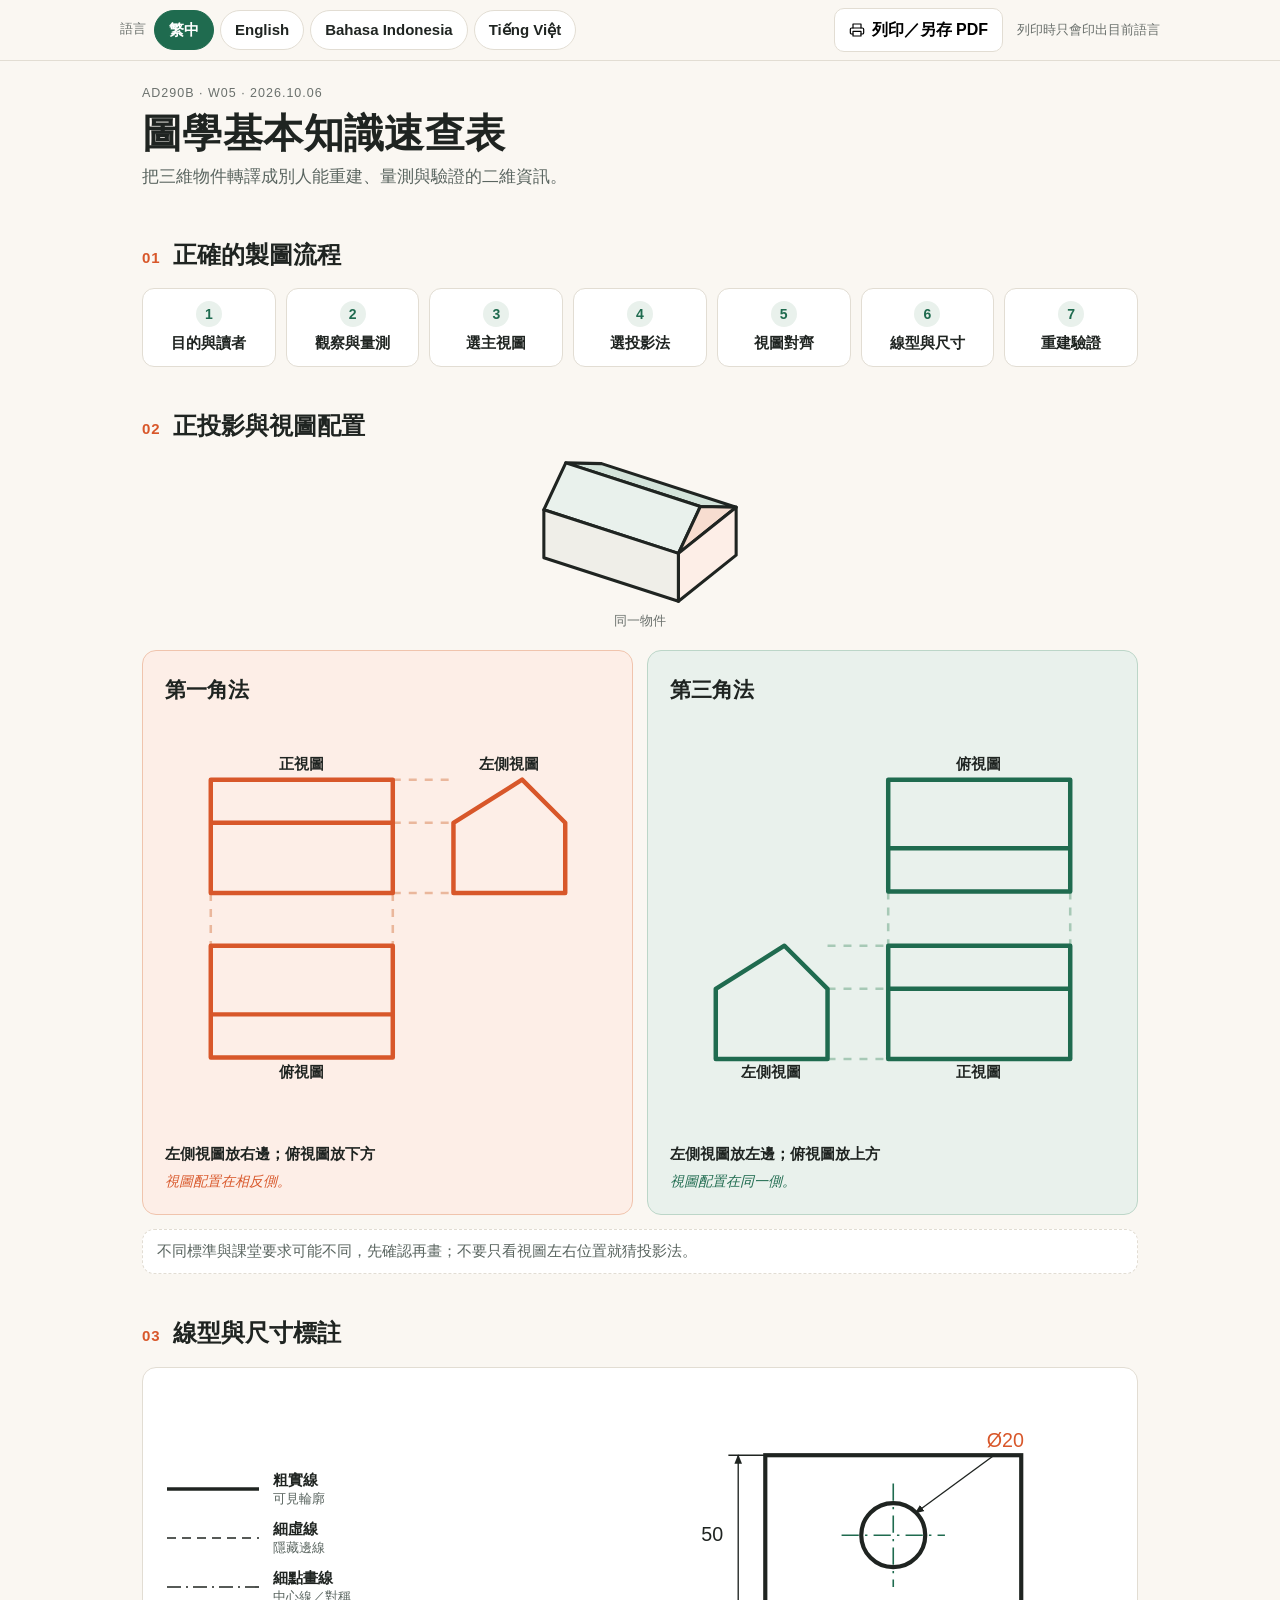
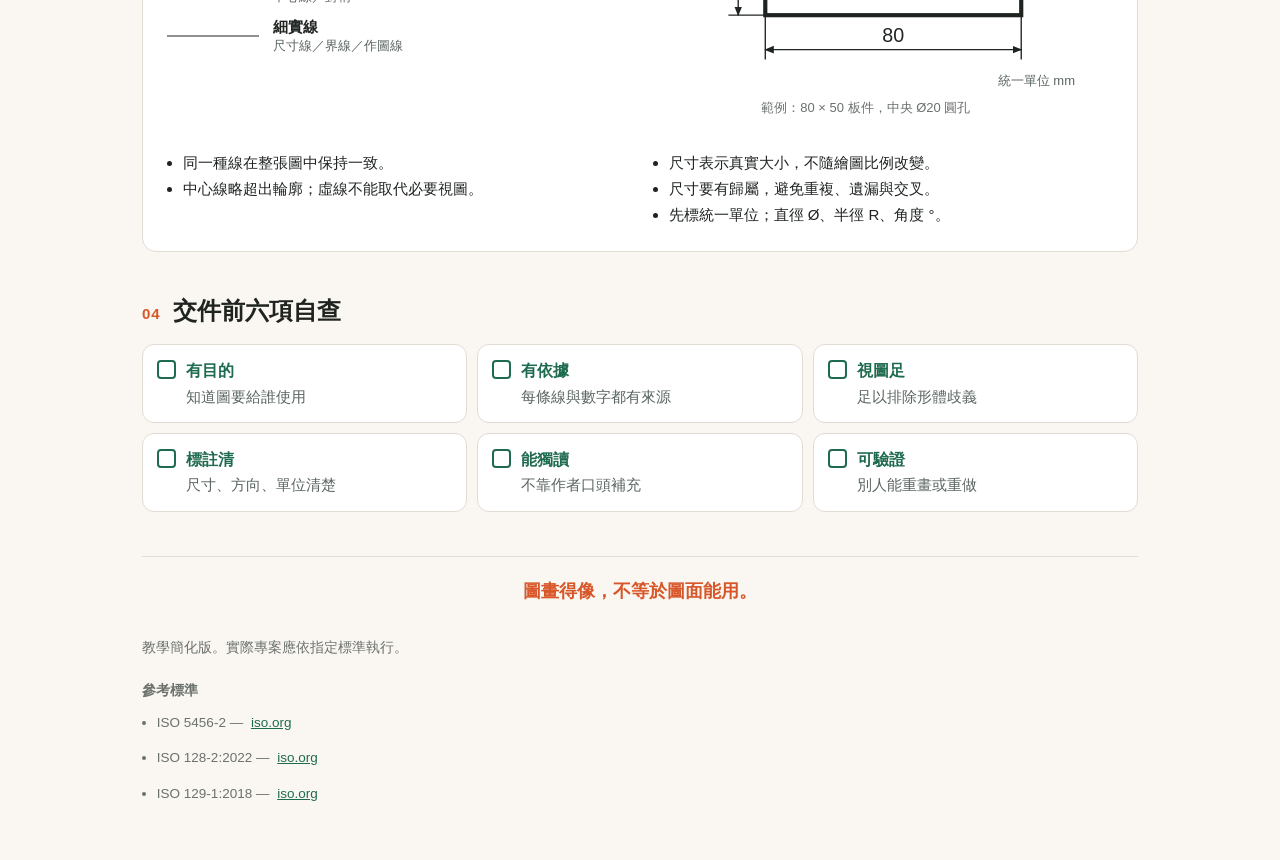
<file: index.html>
<!DOCTYPE html>
<html lang="zh-Hant">
<head>
<meta charset="utf-8">
<meta name="viewport" content="width=device-width, initial-scale=1, viewport-fit=cover">
<title>圖學基本知識速查表｜Technical Drawing Fundamentals</title>
<meta name="description" content="AD290B W05 圖學基本知識速查表：製圖流程、第一角法與第三角法、線型與尺寸標註、交件前六項自查。繁中／English／Bahasa Indonesia／Tiếng Việt。">
<link rel="icon" href="data:image/svg+xml,%3Csvg%20xmlns=%22http://www.w3.org/2000/svg%22%20viewBox=%220%200%2032%2032%22%3E%3Crect%20width=%2232%22%20height=%2232%22%20rx=%227%22%20fill=%22%231f2421%22/%3E%3Cpath%20d=%22M8%2025V14l8-6%208%206v11z%22%20fill=%22none%22%20stroke=%22%23f6f2ea%22%20stroke-width=%222.6%22%20stroke-linejoin=%22round%22/%3E%3Cpath%20d=%22M8%2014h16%22%20stroke=%22%23d8572a%22%20stroke-width=%222.6%22/%3E%3C/svg%3E">
<meta name="color-scheme" content="light">
<meta name="referrer" content="no-referrer">
<style>
  :root{
    --bg:#faf7f2; --card:#fff; --ink:#1f2421; --ink-soft:#5a6560; --ink-faint:#6b716d;
    --line:#e2ddd3; --accent:#d8572a; --accent-soft:#fdeee7; --accent-line:#f0c4ad;
    --green:#1f6b4f; --green-soft:#e9f1ec; --green-line:#bcd6c8;
    --radius:14px; --pad:clamp(14px,3.2vw,22px);
  }
  *{box-sizing:border-box}
  html{-webkit-text-size-adjust:100%}
  body{
    margin:0; background:var(--bg); color:var(--ink);
    font-family:"PingFang TC","Noto Sans TC","Hiragino Sans TC","Heiti TC",-apple-system,BlinkMacSystemFont,"Segoe UI",Roboto,"Helvetica Neue",Arial,"Noto Sans",sans-serif;
    font-size:16px; line-height:1.6;
  }
  html[lang="en"] body,html[lang="id"] body,html[lang="vi"] body{
    font-family:-apple-system,BlinkMacSystemFont,"Segoe UI",Roboto,"Helvetica Neue",Arial,"Noto Sans","PingFang TC","Noto Sans TC",sans-serif;
  }
  .wrap{max-width:1040px; margin:0 auto; padding:0 var(--pad) 48px}
  a{color:var(--green)}
  .skip{position:absolute; left:-9999px; top:0; background:#fff; padding:10px 14px; border-radius:8px; z-index:20}
  .skip:focus{left:12px; top:12px; outline:3px solid var(--accent)}
  :focus-visible{outline:3px solid var(--accent); outline-offset:2px; border-radius:6px}

  /* ------------------------------------------------ 控制列 */
  .bar{
    position:sticky; top:0; z-index:10; background:rgba(250,247,242,.95);
    backdrop-filter:saturate(140%) blur(8px); border-bottom:1px solid var(--line);
    padding:8px var(--pad); display:flex; gap:10px 14px; align-items:center; flex-wrap:wrap;
  }
  .bar .inner{max-width:1040px; margin:0 auto; width:100%; display:flex; gap:8px 14px; align-items:center; flex-wrap:wrap}
  .langs{display:flex; gap:6px; flex-wrap:wrap}
  .langs .lab{font-size:13px; color:var(--ink-faint); align-self:center; margin-right:2px}
  button{font:inherit; cursor:pointer}
  .lang{
    border:1px solid var(--line); background:#fff; color:var(--ink);
    border-radius:999px; padding:7px 14px; font-size:15px; font-weight:600; min-height:40px;
  }
  .lang:hover{background:#f3efe8}
  .lang[aria-pressed="true"]{background:var(--green); border-color:var(--green); color:#fff}
  .print{
    margin-left:auto; border:1px solid var(--line); background:#fff; border-radius:10px;
    padding:8px 14px; min-height:40px; font-weight:600; display:inline-flex; gap:7px; align-items:center;
  }
  .print:hover{background:#f3efe8}
  .print-hint{font-size:12.5px; color:var(--ink-faint)}

  /* ------------------------------------------------ 標頭 */
  header.head{padding:22px 0 6px}
  .badge{font-size:12.5px; letter-spacing:.08em; color:var(--ink-faint); font-variant-numeric:tabular-nums}
  h1{font-size:clamp(26px,5.2vw,40px); line-height:1.2; margin:6px 0 2px; font-weight:700; letter-spacing:.01em}
  .sub{color:var(--ink-soft); font-size:clamp(14px,2.6vw,17px); margin:6px 0 0; max-width:62ch}

  /* ------------------------------------------------ 區塊 */
  section{margin-top:clamp(26px,5vw,40px)}
  .shead{display:flex; align-items:baseline; gap:12px; margin-bottom:14px; flex-wrap:wrap}
  .snum{font-size:15px; font-weight:800; color:var(--accent); font-variant-numeric:tabular-nums; letter-spacing:.06em}
  h2{font-size:clamp(19px,3.4vw,24px); margin:0; font-weight:700}
  .card{background:var(--card); border:1px solid var(--line); border-radius:var(--radius); padding:var(--pad)}

  /* 01 流程 */
  .flow{display:grid; grid-template-columns:repeat(auto-fit,minmax(120px,1fr)); gap:10px}
  .step{background:var(--card); border:1px solid var(--line); border-radius:12px; padding:12px 10px; text-align:center}
  .step .n{display:inline-flex; width:26px; height:26px; align-items:center; justify-content:center;
    border-radius:50%; background:var(--green-soft); color:var(--green); font-weight:800; font-size:14px; margin-bottom:6px}
  .step .t{font-size:15px; font-weight:650; line-height:1.35}
  @media (max-width:420px){ .flow{grid-template-columns:repeat(2,1fr)} }

  /* 02 投影法 */
  .proj{display:grid; grid-template-columns:1fr 1fr; gap:14px}
  @media (max-width:760px){ .proj{grid-template-columns:1fr} }
  .pbox{border-radius:var(--radius); padding:var(--pad); border:1px solid}
  .pbox.first{background:var(--accent-soft); border-color:var(--accent-line)}
  .pbox.third{background:var(--green-soft); border-color:var(--green-line)}
  .pbox h3{margin:0 0 12px; font-size:clamp(17px,3vw,21px); font-weight:700}
  .pbox figure{margin:0}
  .iso{display:grid; justify-items:center; margin:0 0 18px}
  .iso svg{width:100%; max-width:200px; height:auto; display:block}
  /* 視圖配置圖：單一 SVG（含淡投影線）＋ HTML 文字標籤疊放，標籤可換行 */
  .vgrid{position:relative; max-width:380px; margin:0 auto}
  .vgrid svg{width:100%; height:auto; display:block}
  .vl{position:absolute; display:flex; justify-content:center; text-align:center;
      font-size:14.5px; font-weight:600; line-height:1.25; color:var(--ink)}
  .vl.top-band{top:0; height:13.33%; align-items:flex-end}
  .vl.bottom-band{top:83.53%; height:16.47%; align-items:flex-start; padding-top:4px}
  .a1 .c-wide{left:3.36%; width:47.90%}
  .a1 .c-narrow{left:67.23%; width:29.41%}
  .a3 .c-wide{left:48.74%; width:47.90%}
  .a3 .c-narrow{left:3.36%; width:29.41%}
  .rule{margin:16px 0 0; font-size:15px; font-weight:650}
  .mnemo{margin:4px 0 0; font-size:14px; font-style:italic; color:var(--ink-soft)}
  .pbox.first .mnemo{color:var(--accent)}
  .pbox.third .mnemo{color:var(--green)}
  .note{margin-top:14px; font-size:14.5px; color:var(--ink-soft); background:var(--card);
    border:1px dashed var(--line); border-radius:12px; padding:10px 14px}

  /* 03 線型 */
  .lines{display:grid; grid-template-columns:minmax(240px,.85fr) minmax(280px,1fr); gap:clamp(14px,3vw,28px); align-items:center}
  @media (max-width:760px){ .lines{grid-template-columns:1fr} }
  .ltable{display:grid; gap:12px}
  .lrow{display:grid; grid-template-columns:96px 1fr; gap:12px; align-items:center}
  .lrow svg{width:96px; height:16px; display:block}
  .lname{font-size:15px; font-weight:650; line-height:1.3}
  .luse{font-size:13px; color:var(--ink-soft); line-height:1.35}
  .fig svg{width:100%; height:auto; display:block}
  .unit{margin:2px 0 0; font-size:13px; color:var(--ink-soft); text-align:right}
  figcaption{font-size:13px; color:var(--ink-faint); margin-top:6px; text-align:center}
  .bullets{display:grid; grid-template-columns:1fr 1fr; gap:10px 22px; margin-top:16px}
  @media (max-width:760px){ .bullets{grid-template-columns:1fr} }
  .bullets li{font-size:15px; margin:0 0 2px}
  .bullets ul{margin:0; padding-left:1.1em}

  /* 04 檢核 */
  .checks{display:grid; grid-template-columns:repeat(3,1fr); gap:10px}
  @media (max-width:860px){ .checks{grid-template-columns:repeat(2,1fr)} }
  @media (max-width:520px){ .checks{grid-template-columns:1fr} }
  .check{background:var(--card); border:1px solid var(--line); border-radius:12px; padding:13px 14px; display:flex; gap:10px}
  .check .box{flex:none; width:19px; height:19px; margin-top:2px; border:2px solid var(--green); border-radius:4px}
  .check .cname{font-weight:700; font-size:16px; color:var(--green)}
  .check .cdesc{font-size:14.5px; color:var(--ink-soft); margin-top:2px}

  /* 頁尾 */
  footer{margin-top:clamp(28px,5vw,44px); border-top:1px solid var(--line); padding-top:16px;
    font-size:13.5px; color:var(--ink-faint); display:grid; gap:8px}
  footer .motto{color:var(--accent); font-size:clamp(15px,2.8vw,18px); font-weight:650; text-align:center; margin:4px 0 10px}
  footer ul{margin:4px 0 0; padding-left:1.1em}
  footer a{word-break:break-all; display:inline-block; padding:6px 4px; min-height:32px}
  footer li{margin-bottom:2px}
  @media print{ footer a{display:inline; padding:0; min-height:0} }

  /* 列印：A4 直式、只印目前語言、不印控制列 */
  @page{size:A4 portrait; margin:12mm}
  @media print{
    body{background:#fff; font-size:10.2pt; line-height:1.42}
    .bar,.skip,.print-hint{display:none !important}
    .wrap{max-width:none; padding:0}
    .card,.pbox{padding:4mm}
    .bar{padding:0}
    header.head{padding:0 0 2px}
    h1{font-size:19pt} .sub{font-size:9.6pt}
    section{margin-top:7mm; break-inside:avoid}
    .card,.pbox,.step,.check,.note{break-inside:avoid; box-shadow:none}
    .flow{grid-template-columns:repeat(7,1fr); gap:4px}
    .step{padding:6px 4px} .step .t{font-size:8.6pt} .step .n{width:20px;height:20px;font-size:10px;margin-bottom:3px}
    .proj{grid-template-columns:1fr 1fr; gap:6mm}
    .iso svg{max-width:130px} .vgrid{max-width:250px} .vl{font-size:8.2pt}
    .lines{grid-template-columns:1fr 1fr; gap:6mm}
    .checks{grid-template-columns:repeat(3,1fr)}
    footer{break-inside:avoid; font-size:8.4pt}
    a{color:inherit; text-decoration:none}
    a[href^="http"]::after{content:" (" attr(href) ")"; font-size:7.6pt; color:#777}
  }
</style>
</head>
<body>
<a class="skip" href="#main" data-i="ui.skip">跳到主要內容</a>

<div class="bar">
  <div class="inner">
    <div class="langs" role="group" aria-labelledby="langLab">
      <span class="lab" id="langLab" data-i="ui.langLabel">語言</span>
      <button type="button" class="lang" data-lang="zh-Hant" lang="zh-Hant" aria-pressed="true">繁中</button>
      <button type="button" class="lang" data-lang="en" lang="en" aria-pressed="false">English</button>
      <button type="button" class="lang" data-lang="id" lang="id" aria-pressed="false">Bahasa Indonesia</button>
      <button type="button" class="lang" data-lang="vi" lang="vi" aria-pressed="false">Tiếng Việt</button>
    </div>
    <button type="button" class="print" id="btnPrint">
      <svg width="16" height="16" viewBox="0 0 24 24" aria-hidden="true" focusable="false" fill="none" stroke="currentColor" stroke-width="1.8" stroke-linecap="round" stroke-linejoin="round"><path d="M6 9V3h12v6"/><path d="M6 18H4a2 2 0 0 1-2-2v-5a2 2 0 0 1 2-2h16a2 2 0 0 1 2 2v5a2 2 0 0 1-2 2h-2"/><path d="M6 14h12v7H6z"/></svg>
      <span data-i="ui.print">列印／另存 PDF</span>
    </button>
    <span class="print-hint" data-i="ui.printHint">列印時只會印出目前語言</span>
  </div>
</div>

<div class="wrap">
  <header class="head">
    <div class="badge" data-i="badge">AD290B · W05 · 2026.10.06</div>
    <h1 data-i="title">圖學基本知識速查表</h1>
    <p class="sub" data-i="subtitle">把三維物件轉譯成別人能重建、量測與驗證的二維資訊。</p>
  </header>

  <main id="main">

    <!-- 01 製圖流程 -->
    <section aria-labelledby="h-s1">
      <div class="shead"><span class="snum">01</span><h2 id="h-s1" data-i="s1.title">正確的製圖流程</h2></div>
      <ol class="flow" style="list-style:none;margin:0;padding:0">
        <li class="step"><span class="n">1</span><div class="t" data-i="s1.step1">目的與讀者</div></li>
        <li class="step"><span class="n">2</span><div class="t" data-i="s1.step2">觀察與量測</div></li>
        <li class="step"><span class="n">3</span><div class="t" data-i="s1.step3">選主視圖</div></li>
        <li class="step"><span class="n">4</span><div class="t" data-i="s1.step4">選投影法</div></li>
        <li class="step"><span class="n">5</span><div class="t" data-i="s1.step5">視圖對齊</div></li>
        <li class="step"><span class="n">6</span><div class="t" data-i="s1.step6">線型與尺寸</div></li>
        <li class="step"><span class="n">7</span><div class="t" data-i="s1.step7">重建驗證</div></li>
      </ol>
    </section>

    <!-- 02 投影法 -->
    <section aria-labelledby="h-s2">
      <div class="shead"><span class="snum">02</span><h2 id="h-s2" data-i="s2.title">正投影與視圖配置</h2></div>
      <figure class="iso">
        <svg viewBox="0 0 156 114" role="img" aria-labelledby="isoT" focusable="false">
          <title id="isoT" data-i="s2.iso.alt"></title>
          <g stroke="#1f2421" stroke-width="2.4" stroke-linejoin="round">
            <polygon points="20.1,3.0 125.1,37.0 153.0,37.6 48.0,3.6" fill="#d3e3da"/>
            <polygon points="3.0,39.6 108.0,73.6 125.1,37.0 20.1,3.0" fill="#e9f1ec"/>
            <polygon points="108.0,73.6 125.1,37.0 153.0,37.6" fill="#f7ddd0"/>
            <polygon points="3.0,39.6 108.0,73.6 108.0,111.0 3.0,77.0" fill="#efeee8"/>
            <polygon points="108.0,73.6 153.0,37.6 153.0,75.0 108.0,111.0" fill="#fdeee7"/>
          </g>
        </svg>
        <figcaption data-i="s2.object">同一物件</figcaption>
      </figure>
      <div class="proj">
        <div class="pbox first">
          <h3 data-i="s2.first.name">第一角法</h3>
          <div class="vgrid a1">
            <svg viewBox="0 0 238 255" role="img" aria-labelledby="svg1t" focusable="false">
              <title id="svg1t" data-i="s2.first.alt"></title>
              <g stroke="#eab79c" stroke-width="1.6" stroke-dasharray="5 5">
                <line x1="8" y1="109" x2="8" y2="142"/><line x1="122" y1="109" x2="122" y2="142"/><line x1="122" y1="38" x2="160" y2="38"/><line x1="122" y1="65" x2="160" y2="65"/><line x1="122" y1="109" x2="160" y2="109"/>
              </g>
              <g fill="none" stroke="#d8572a" stroke-width="2.8" stroke-linejoin="round">
                <rect x="8" y="38" width="114" height="71"/><line x1="8" y1="65" x2="122" y2="65"/><rect x="8" y="142" width="114" height="70"/><line x1="8" y1="185" x2="122" y2="185"/><polygon points="160,109 160,65 203,38 230,65 230,109"/>
              </g>
            </svg>
            <span class="vl top-band c-wide" data-i="view.front">正視圖</span>
            <span class="vl top-band c-narrow" data-i="view.left">左側視圖</span>
            <span class="vl bottom-band c-wide" data-i="view.top">俯視圖</span>
          </div>
          <p class="rule" data-i="s2.first.rule">左視圖放右邊；俯視圖放下方</p>
          <p class="mnemo" data-i="s2.first.mnemo">視圖配置在相反側。</p>
        </div>
        <div class="pbox third">
          <h3 data-i="s2.third.name">第三角法</h3>
          <div class="vgrid a3">
            <svg viewBox="0 0 238 255" role="img" aria-labelledby="svg2t" focusable="false">
              <title id="svg2t" data-i="s2.third.alt"></title>
              <g stroke="#a7c9b6" stroke-width="1.6" stroke-dasharray="5 5">
                <line x1="116" y1="108" x2="116" y2="142"/><line x1="230" y1="108" x2="230" y2="142"/><line x1="78" y1="142" x2="116" y2="142"/><line x1="78" y1="169" x2="116" y2="169"/><line x1="78" y1="213" x2="116" y2="213"/>
              </g>
              <g fill="none" stroke="#1f6b4f" stroke-width="2.8" stroke-linejoin="round">
                <rect x="116" y="38" width="114" height="70"/><line x1="116" y1="81" x2="230" y2="81"/><rect x="116" y="142" width="114" height="71"/><line x1="116" y1="169" x2="230" y2="169"/><polygon points="8,213 8,169 51,142 78,169 78,213"/>
              </g>
            </svg>
            <span class="vl top-band c-wide" data-i="view.top">俯視圖</span>
            <span class="vl bottom-band c-wide" data-i="view.front">正視圖</span>
            <span class="vl bottom-band c-narrow" data-i="view.left">左側視圖</span>
          </div>
          <p class="rule" data-i="s2.third.rule">左視圖放左邊；俯視圖放上方</p>
          <p class="mnemo" data-i="s2.third.mnemo">視圖配置在同一側。</p>
        </div>
      </div>
      <p class="note" data-i="s2.note">不同標準與課堂要求可能不同，先確認再畫；不要只看視圖左右位置就猜投影法。</p>
    </section>

    <!-- 03 線型與尺寸 -->
    <section aria-labelledby="h-s3">
      <div class="shead"><span class="snum">03</span><h2 id="h-s3" data-i="s3.title">線型與尺寸標註</h2></div>
      <div class="card">
        <div class="lines">
          <div class="ltable">
            <div class="lrow">
              <svg viewBox="0 0 96 16" aria-hidden="true"><line x1="2" y1="8" x2="94" y2="8" stroke="#1f2421" stroke-width="3.4"/></svg>
              <div><div class="lname" data-i="s3.line1">粗實線</div><div class="luse" data-i="s3.line1.use">可見輪廓</div></div>
            </div>
            <div class="lrow">
              <svg viewBox="0 0 96 16" aria-hidden="true"><line x1="2" y1="8" x2="94" y2="8" stroke="#1f2421" stroke-width="1.6" stroke-dasharray="9 6"/></svg>
              <div><div class="lname" data-i="s3.line2">細虛線</div><div class="luse" data-i="s3.line2.use">隱藏邊線</div></div>
            </div>
            <div class="lrow">
              <svg viewBox="0 0 96 16" aria-hidden="true"><line x1="2" y1="8" x2="94" y2="8" stroke="#1f2421" stroke-width="1.6" stroke-dasharray="14 5 2 5"/></svg>
              <div><div class="lname" data-i="s3.line3">細點畫線</div><div class="luse" data-i="s3.line3.use">中心線／對稱</div></div>
            </div>
            <div class="lrow">
              <svg viewBox="0 0 96 16" aria-hidden="true"><line x1="2" y1="8" x2="94" y2="8" stroke="#1f2421" stroke-width="1.1"/></svg>
              <div><div class="lname" data-i="s3.line4">細實線</div><div class="luse" data-i="s3.line4.use">尺寸線／界線／作圖線</div></div>
            </div>
          </div>
          <figure class="fig">
            <svg viewBox="0 0 340 214" role="img" aria-labelledby="svg3t">
              <title id="svg3t" data-i="s3.alt">範例圖：寬 80、高 50 的板件，中央有直徑 20 的圓孔，標註單位為公釐。</title>
              <!-- 尺寸界線 -->
              <g stroke="#1f2421" stroke-width="1.1">
                <line x1="88" y1="40" x2="58" y2="40"/><line x1="88" y1="170" x2="58" y2="170"/>
                <line x1="88" y1="170" x2="88" y2="206"/><line x1="296" y1="170" x2="296" y2="206"/>
              </g>
              <!-- 尺寸線＋箭頭 -->
              <defs><marker id="ar" viewBox="0 0 10 10" refX="9" refY="5" markerWidth="7" markerHeight="7" orient="auto-start-reverse">
                <path d="M0,1 L10,5 L0,9 z" fill="#1f2421"/></marker></defs>
              <g stroke="#1f2421" stroke-width="1.1" marker-start="url(#ar)" marker-end="url(#ar)">
                <line x1="66" y1="40" x2="66" y2="170"/><line x1="88" y1="198" x2="296" y2="198"/>
              </g>
              <!-- 板件外形：粗實線 -->
              <rect x="88" y="40" width="208" height="130" fill="none" stroke="#1f2421" stroke-width="3.4"/>
              <!-- 中心線：細點畫線 -->
              <g stroke="#1f6b4f" stroke-width="1.3" stroke-dasharray="14 5 2 5">
                <line x1="150" y1="105" x2="234" y2="105"/><line x1="192" y1="63" x2="192" y2="147"/>
              </g>
              <!-- 圓孔：粗實線。比例 2.6 px/mm，r=26 px 即 Ø20 mm，圓心與板件中心同為 (192,105) -->
              <circle cx="192" cy="105" r="26" fill="none" stroke="#1f2421" stroke-width="3.4"/>
              <!-- 直徑指引線：起點落在圓周上 -->
              <line x1="210" y1="87" x2="274" y2="40" stroke="#1f2421" stroke-width="1.1" marker-start="url(#ar)"/>
              <text x="268" y="33" font-size="16" fill="#d8572a" font-family="inherit">Ø20</text>
              <text x="36" y="110" font-size="16" fill="#1f2421" font-family="inherit">50</text>
              <text x="192" y="192" font-size="16" fill="#1f2421" font-family="inherit" text-anchor="middle">80</text>
            </svg>
            <p class="unit" data-i="s3.unit">統一單位 mm</p>
            <figcaption data-i="s3.figcaption">範例：80 × 50 板件，中央 Ø20 圓孔</figcaption>
          </figure>
        </div>
        <div class="bullets">
          <ul>
            <li data-i="s3.b1">同一種線在整張圖中保持一致。</li>
            <li data-i="s3.b2">中心線略超出輪廓；虛線不能取代必要視圖。</li>
          </ul>
          <ul>
            <li data-i="s3.b3">尺寸表示真實大小，不隨繪圖比例改變。</li>
            <li data-i="s3.b4">尺寸要有歸屬，避免重複、遺漏與交叉。</li>
            <li data-i="s3.b5">先標統一單位；直徑 Ø、半徑 R、角度 °。</li>
          </ul>
        </div>
      </div>
    </section>

    <!-- 04 六項自查 -->
    <section aria-labelledby="h-s4">
      <div class="shead"><span class="snum">04</span><h2 id="h-s4" data-i="s4.title">交件前六項自查</h2></div>
      <ul class="checks" style="list-style:none;margin:0;padding:0">
        <li class="check"><span class="box" aria-hidden="true"></span><div><div class="cname" data-i="s4.c1.name">有目的</div><div class="cdesc" data-i="s4.c1.desc">知道圖要給誰使用</div></div></li>
        <li class="check"><span class="box" aria-hidden="true"></span><div><div class="cname" data-i="s4.c2.name">有依據</div><div class="cdesc" data-i="s4.c2.desc">每條線與數字都有來源</div></div></li>
        <li class="check"><span class="box" aria-hidden="true"></span><div><div class="cname" data-i="s4.c3.name">視圖足</div><div class="cdesc" data-i="s4.c3.desc">足以排除形體歧義</div></div></li>
        <li class="check"><span class="box" aria-hidden="true"></span><div><div class="cname" data-i="s4.c4.name">標註清</div><div class="cdesc" data-i="s4.c4.desc">尺寸、方向、單位清楚</div></div></li>
        <li class="check"><span class="box" aria-hidden="true"></span><div><div class="cname" data-i="s4.c5.name">能獨讀</div><div class="cdesc" data-i="s4.c5.desc">不靠作者口頭補充</div></div></li>
        <li class="check"><span class="box" aria-hidden="true"></span><div><div class="cname" data-i="s4.c6.name">可驗證</div><div class="cdesc" data-i="s4.c6.desc">別人能重畫或重做</div></div></li>
      </ul>
    </section>
  </main>

  <footer>
    <p class="motto" data-i="footer.motto">圖畫得像，不等於圖面能用。</p>
    <p data-i="footer.simplified">教學簡化版。實際專案應依指定標準執行。</p>
    <div>
      <strong data-i="footer.sources">參考標準</strong>
      <ul>
        <li>ISO 5456-2 — <a href="https://www.iso.org/obp/ui?_escaped_fragment_=iso%3Astd%3Aiso%3A5456%3A-2%3Aed-1%3Av1%3Aen" rel="noopener noreferrer nofollow" target="_blank">iso.org</a></li>
        <li>ISO 128-2:2022 — <a href="https://www.iso.org/standard/83355.html" rel="noopener noreferrer nofollow" target="_blank">iso.org</a></li>
        <li>ISO 129-1:2018 — <a href="https://www.iso.org/standard/64007.html" rel="noopener noreferrer nofollow" target="_blank">iso.org</a></li>
      </ul>
    </div>
    <p id="draftNote" hidden data-i="footer.draft"></p>
  </footer>
</div>

<script>
"use strict";
/* 四語字典。zh-Hant 與 en 來自教師定稿的 A4 講義；id、vi 為課堂翻譯稿。 */
var I18N = {"zh-Hant":{"ui.skip":"跳到主要內容","ui.langLabel":"語言","ui.print":"列印／另存 PDF","ui.printHint":"列印時只會印出目前語言","badge":"AD290B · W05 · 2026.10.06","title":"圖學基本知識速查表","subtitle":"把三維物件轉譯成別人能重建、量測與驗證的二維資訊。","s1.title":"正確的製圖流程","s1.step1":"目的與讀者","s1.step2":"觀察與量測","s1.step3":"選主視圖","s1.step4":"選投影法","s1.step5":"視圖對齊","s1.step6":"線型與尺寸","s1.step7":"重建驗證","s2.title":"正投影與視圖配置","s2.object":"同一物件","s2.iso.alt":"等角立體圖：一個左右不對稱的塊體，上方有一道偏向後側的斜脊。下面兩種配置畫的都是這個物件。","s2.first.name":"第一角法","s2.first.rule":"左側視圖放右邊；俯視圖放下方","s2.first.mnemo":"視圖配置在相反側。","s2.first.alt":"第一角法視圖配置：正視圖在左上，左側視圖在正視圖右邊，俯視圖在正視圖下方；相鄰視圖以淡投影線對齊。","s2.third.name":"第三角法","s2.third.rule":"左側視圖放左邊；俯視圖放上方","s2.third.mnemo":"視圖配置在同一側。","s2.third.alt":"第三角法視圖配置：俯視圖在右上，正視圖在俯視圖下方，左側視圖在正視圖左邊；相鄰視圖以淡投影線對齊。","s2.note":"不同標準與課堂要求可能不同，先確認再畫；不要只看視圖左右位置就猜投影法。","view.front":"正視圖","view.top":"俯視圖","view.left":"左側視圖","s3.title":"線型與尺寸標註","s3.line1":"粗實線","s3.line1.use":"可見輪廓","s3.line2":"細虛線","s3.line2.use":"隱藏邊線","s3.line3":"細點畫線","s3.line3.use":"中心線／對稱","s3.line4":"細實線","s3.line4.use":"尺寸線／界線／作圖線","s3.unit":"統一單位 mm","s3.figcaption":"範例：80 × 50 板件，中央 Ø20 圓孔","s3.alt":"範例圖：寬 80、高 50 的板件，正中央有一個直徑 20 的圓孔，並畫出水平與垂直中心線；標註單位為公釐。","s3.b1":"同一種線在整張圖中保持一致。","s3.b2":"中心線略超出輪廓；虛線不能取代必要視圖。","s3.b3":"尺寸表示真實大小，不隨繪圖比例改變。","s3.b4":"尺寸要有歸屬，避免重複、遺漏與交叉。","s3.b5":"先標統一單位；直徑 Ø、半徑 R、角度 °。","s4.title":"交件前六項自查","s4.c1.name":"有目的","s4.c1.desc":"知道圖要給誰使用","s4.c2.name":"有依據","s4.c2.desc":"每條線與數字都有來源","s4.c3.name":"視圖足","s4.c3.desc":"足以排除形體歧義","s4.c4.name":"標註清","s4.c4.desc":"尺寸、方向、單位清楚","s4.c5.name":"能獨讀","s4.c5.desc":"不靠作者口頭補充","s4.c6.name":"可驗證","s4.c6.desc":"別人能重畫或重做","footer.motto":"圖畫得像，不等於圖面能用。","footer.simplified":"教學簡化版。實際專案應依指定標準執行。","footer.sources":"參考標準","footer.draft":""},"en":{"ui.skip":"Skip to main content","ui.langLabel":"Language","ui.print":"Print / Save as PDF","ui.printHint":"Only the current language is printed","badge":"AD290B · W05 · 2026.10.06","title":"Technical Drawing Fundamentals","subtitle":"Translate a 3D object into 2D information others can reconstruct, measure, and verify.","s1.title":"Drawing workflow","s1.step1":"Purpose & reader","s1.step2":"Observe & measure","s1.step3":"Choose front","s1.step4":"Projection","s1.step5":"Align views","s1.step6":"Lines & dimensions","s1.step7":"Reconstruct & verify","s2.title":"Orthographic projection and view layout","s2.object":"Same object","s2.iso.alt":"Isometric view of an asymmetric block with a sloping ridge set towards the rear. Both layouts below show this same object.","s2.first.name":"First-angle projection","s2.first.rule":"Left-side view on the right; top view below","s2.first.mnemo":"Views are placed on the opposite side.","s2.first.alt":"First-angle layout: front view top left, left-side view to its right, top view below it; adjacent views are tied together by faint projection lines.","s2.third.name":"Third-angle projection","s2.third.rule":"Left-side view on the left; top view above","s2.third.mnemo":"Views stay on the same side.","s2.third.alt":"Third-angle layout: top view top right, front view below it, left-side view to the left of the front view; adjacent views are tied together by faint projection lines.","s2.note":"Standards and course requirements differ — confirm before drawing; never guess the method from view positions alone.","view.front":"Front view","view.top":"Top view","view.left":"Left-side view","s3.title":"Line types and dimensioning","s3.line1":"Thick continuous","s3.line1.use":"Visible outlines","s3.line2":"Thin dashed","s3.line2.use":"Hidden edges","s3.line3":"Thin chain (dash-dot)","s3.line3.use":"Centre / symmetry","s3.line4":"Thin continuous","s3.line4.use":"Dimensions / extensions / construction","s3.unit":"Unit: mm","s3.figcaption":"Example: 80 × 50 plate with a central Ø20 hole","s3.alt":"Example drawing: an 80 by 50 plate with a Ø20 hole at its exact centre, shown with horizontal and vertical centre lines; dimensions in millimetres.","s3.b1":"Keep each line type consistent across the drawing.","s3.b2":"Centre lines extend slightly; hidden lines do not replace necessary views.","s3.b3":"Dimensions state true size, regardless of drawing scale.","s3.b4":"Show ownership; avoid duplicate, missing, or crossing dimensions.","s3.b5":"State units; use Ø for diameter, R for radius, and ° for angles.","s4.title":"Six checks before submission","s4.c1.name":"Purposeful","s4.c1.desc":"Know who will use the drawing","s4.c2.name":"Evidence-based","s4.c2.desc":"Every line and number has evidence","s4.c3.name":"Sufficient views","s4.c3.desc":"Enough views to remove ambiguity","s4.c4.name":"Unambiguous","s4.c4.desc":"Dimensions, direction, and units are clear","s4.c5.name":"Stand-alone","s4.c5.desc":"No verbal explanation is required","s4.c6.name":"Verifiable","s4.c6.desc":"Another person can redraw or reproduce it","footer.motto":"Looking right is not the same as communicating correctly.","footer.simplified":"Classroom summary; follow the specified standard in professional work.","footer.sources":"Reference standards","footer.draft":""},"id":{"title":"Lembar Ringkas Dasar Gambar Teknik","subtitle":"Menerjemahkan benda tiga dimensi menjadi informasi dua dimensi yang bisa direkonstruksi, diukur, dan diverifikasi orang lain.","badge":"AD290B · W05 · 2026.10.06","s1.title":"Alur kerja menggambar","s1.step1":"Tujuan & pembaca","s1.step2":"Amati & ukur","s1.step3":"Pilih pandangan depan","s1.step4":"Pilih metode proyeksi","s1.step5":"Sejajarkan pandangan","s1.step6":"Jenis garis & ukuran","s1.step7":"Rekonstruksi & verifikasi","s2.title":"Proyeksi ortogonal dan tata letak pandangan","s2.first.name":"Proyeksi sudut pertama (Eropa)","s2.first.rule":"Pandangan samping kiri diletakkan di sebelah kanan; pandangan atas di bawah","s2.third.name":"Proyeksi sudut ketiga (Amerika)","s2.third.rule":"Pandangan samping kiri diletakkan di sebelah kiri; pandangan atas di atas","s2.note":"Standar dan ketentuan kelas bisa berbeda — pastikan dulu sebelum menggambar; jangan menebak metode proyeksi hanya dari posisi pandangan.","view.front":"Pandangan depan","view.top":"Pandangan atas","s3.title":"Jenis garis dan pemberian ukuran","s3.line1":"Garis tebal kontinu","s3.line2":"Garis putus-putus tipis","s3.line3":"Garis strip-titik tipis","s3.line4":"Garis tipis kontinu","s3.unit":"Satuan seragam: mm","s3.b1":"Pakai setiap jenis garis secara konsisten di seluruh gambar.","s3.b2":"Garis sumbu menonjol sedikit melewati kontur; garis gores tidak menggantikan pandangan yang diperlukan.","s3.b3":"Ukuran menyatakan ukuran sebenarnya, tidak berubah mengikuti skala gambar.","s3.b4":"Setiap ukuran harus jelas milik bagian mana; hindari ukuran ganda, terlewat, atau bersilangan.","s3.b5":"Tulis satuan lebih dulu; Ø untuk diameter, R untuk radius, ° untuk sudut.","s3.figcaption":"Contoh: pelat 80 × 50 dengan lubang Ø20 di tengah","s4.title":"Enam pemeriksaan sebelum menyerahkan gambar","s4.c1.name":"Bertujuan","s4.c2.name":"Berdasar bukti","s4.c3.name":"Pandangan cukup","s4.c4.name":"Anotasi jelas","s4.c5.name":"Bisa dibaca sendiri","s4.c6.name":"Dapat diverifikasi","s4.c1.desc":"Tahu siapa yang akan memakai gambar ini","s4.c2.desc":"Setiap garis dan angka punya dasarnya","s4.c3.desc":"Cukup untuk menghilangkan ambiguitas bentuk","s4.c4.desc":"Ukuran, arah, dan satuan jelas","s4.c5.desc":"Tidak bergantung pada penjelasan lisan pembuatnya","s4.c6.desc":"Orang lain bisa menggambar ulang atau membuatnya kembali","footer.simplified":"Versi ringkas untuk kelas. Pada proyek nyata, ikuti standar yang ditetapkan.","footer.sources":"Standar acuan","footer.motto":"Gambar yang terlihat mirip belum tentu gambar yang bisa dipakai.","footer.draft":"Teks Bahasa Indonesia pada halaman ini adalah terjemahan kerja untuk keperluan kelas; istilah teknis tetap mengikuti standar yang ditetapkan dosen.","ui.langLabel":"Bahasa","ui.print":"Cetak / Simpan sebagai PDF","ui.printHint":"Hanya bahasa yang sedang aktif yang akan dicetak","ui.skip":"Lewati ke konten utama","s3.line1.use":"tepi tampak","s3.line2.use":"tepi tersembunyi","s3.line3.use":"garis sumbu / simetri","s3.line4.use":"ukuran / garis bantu / konstruksi","s2.object":"Benda yang sama","s2.iso.alt":"Gambar isometri sebuah balok tak simetris dengan bubungan miring yang letaknya condong ke belakang. Kedua tata letak di bawah menggambarkan benda yang sama.","view.left":"Pandangan samping kiri","s2.first.mnemo":"Pandangan diletakkan di sisi yang berlawanan.","s2.third.mnemo":"Pandangan tetap berada di sisi yang sama.","s2.first.alt":"Tata letak sudut pertama: pandangan depan di kiri atas, pandangan samping kiri di sebelah kanannya, pandangan atas di bawahnya; pandangan yang bersebelahan disejajarkan dengan garis proyeksi tipis.","s2.third.alt":"Tata letak sudut ketiga: pandangan atas di kanan atas, pandangan depan di bawahnya, pandangan samping kiri di sebelah kiri pandangan depan; pandangan yang bersebelahan disejajarkan dengan garis proyeksi tipis.","s3.alt":"Gambar contoh: pelat 80 kali 50 dengan lubang Ø20 tepat di tengah, dilengkapi garis sumbu mendatar dan tegak; ukuran dalam milimeter."},"vi":{"title":"Bảng tra nhanh kiến thức cơ bản về vẽ kỹ thuật","subtitle":"Chuyển vật thể ba chiều thành thông tin hai chiều mà người khác có thể dựng lại, đo và kiểm chứng.","badge":"AD290B · W05 · 2026.10.06","s1.title":"Quy trình lập bản vẽ kỹ thuật đúng cách","s1.step1":"Mục đích & người đọc","s1.step2":"Quan sát & đo","s1.step3":"Chọn hình chiếu đứng","s1.step4":"Chọn phương pháp chiếu","s1.step5":"Căn chỉnh các hình chiếu","s1.step6":"Nét vẽ & kích thước","s1.step7":"Dựng lại & kiểm chứng","s2.title":"Hình chiếu vuông góc và cách bố trí hình chiếu","s2.first.name":"Phương pháp góc chiếu thứ nhất","s2.first.rule":"Hình chiếu cạnh trái đặt ở bên phải; hình chiếu bằng đặt ở phía dưới","s2.third.name":"Phương pháp góc chiếu thứ ba","s2.third.rule":"Hình chiếu cạnh trái đặt ở bên trái; hình chiếu bằng đặt ở phía trên","s2.note":"Các tiêu chuẩn và yêu cầu của môn học có thể khác nhau — hãy xác nhận trước khi vẽ; không đoán phương pháp chiếu chỉ dựa vào vị trí trái phải của các hình chiếu.","view.front":"Hình chiếu đứng","view.top":"Hình chiếu bằng","s3.title":"Các loại nét vẽ và ghi kích thước","s3.line1":"Nét liền đậm","s3.line2":"Nét đứt mảnh","s3.line3":"Nét gạch chấm mảnh","s3.line4":"Nét liền mảnh","s3.unit":"Đơn vị thống nhất: mm","s3.b1":"Mỗi loại nét phải nhất quán trong toàn bộ bản vẽ.","s3.b2":"Đường tâm vượt ra ngoài đường bao một đoạn ngắn; nét đứt không thay thế được hình chiếu cần thiết.","s3.b3":"Số kích thước thể hiện kích thước thật của vật thể, không thay đổi theo tỉ lệ vẽ.","s3.b4":"Mỗi kích thước phải thuộc về một đối tượng rõ ràng; tránh ghi trùng, thiếu hoặc cắt nhau.","s3.b5":"Ghi đơn vị thống nhất trước; dùng Ø cho đường kính, R cho bán kính, ° cho góc.","s3.figcaption":"Ví dụ: tấm 80 × 50 có lỗ Ø20 ở giữa","s4.title":"Sáu điều tự kiểm tra trước khi nộp","s4.c1.name":"Có mục đích","s4.c2.name":"Có căn cứ","s4.c3.name":"Đủ hình chiếu","s4.c4.name":"Ghi kích thước rõ ràng","s4.c5.name":"Đọc độc lập được","s4.c6.name":"Kiểm chứng được","s4.c1.desc":"Biết bản vẽ dành cho ai sử dụng","s4.c2.desc":"Mọi đường nét và con số đều có nguồn gốc rõ ràng","s4.c3.desc":"Đủ hình chiếu để hình dạng không còn mơ hồ, không thể hiểu theo nhiều cách.","s4.c4.desc":"Kích thước, hướng và đơn vị đều rõ ràng","s4.c5.desc":"Không cần người vẽ giải thích thêm bằng lời","s4.c6.desc":"Người khác có thể vẽ lại hoặc làm lại","footer.simplified":"Bản tóm tắt dùng cho lớp học. Trong dự án thực tế phải làm theo tiêu chuẩn được chỉ định.","footer.sources":"Tiêu chuẩn tham khảo","footer.motto":"Hình vẽ trông giống không có nghĩa là bản vẽ dùng được.","footer.draft":"Phần tiếng Việt của trang này là bản dịch dùng trong lớp học; thuật ngữ chuyên môn vẫn theo tiêu chuẩn do giảng viên chỉ định.","ui.langLabel":"Ngôn ngữ","ui.print":"In / Lưu thành PDF","ui.printHint":"Khi in chỉ in ngôn ngữ đang chọn","ui.skip":"Chuyển đến nội dung chính","s3.line1.use":"cạnh thấy","s3.line2.use":"cạnh khuất","s3.line3.use":"đường tâm / đối xứng","s3.line4.use":"kích thước / đường gióng / đường dựng","s2.object":"Cùng một vật thể","s2.iso.alt":"Hình chiếu trục đo của một khối không đối xứng, có sống mái nghiêng lệch về phía sau. Cả hai cách bố trí bên dưới đều vẽ cùng vật thể này.","view.left":"Hình chiếu cạnh trái","s2.first.mnemo":"Các hình chiếu được đặt ở phía đối diện.","s2.third.mnemo":"Các hình chiếu nằm ở cùng một phía.","s2.first.alt":"Bố trí góc chiếu thứ nhất: hình chiếu đứng ở trên bên trái, hình chiếu cạnh trái nằm bên phải nó, hình chiếu bằng nằm bên dưới nó; các hình chiếu kề nhau được gióng bằng đường chiếu mảnh.","s2.third.alt":"Bố trí góc chiếu thứ ba: hình chiếu bằng ở trên bên phải, hình chiếu đứng nằm bên dưới nó, hình chiếu cạnh trái nằm bên trái hình chiếu đứng; các hình chiếu kề nhau được gióng bằng đường chiếu mảnh.","s3.alt":"Hình ví dụ: tấm 80 nhân 50 với một lỗ Ø20 nằm đúng tâm, có đường tâm ngang và dọc; kích thước tính bằng milimét."}};

var LANGS = ["zh-Hant", "en", "id", "vi"];
var KEY = "ad290b.w05.lang";

function dict(code) { return I18N[code] || I18N["zh-Hant"]; }

function apply(code) {
  var d = dict(code), base = I18N["zh-Hant"];
  var nodes = document.querySelectorAll("[data-i]");
  for (var i = 0; i < nodes.length; i++) {
    var k = nodes[i].getAttribute("data-i");
    var v = (d && d[k]) || base[k];          // 缺鍵安全回退繁中
    if (typeof v === "string") nodes[i].textContent = v;
  }
  document.documentElement.lang = code;
  document.title = ((d && d.title) || base.title) + "｜AD290B W05";
  var btns = document.querySelectorAll(".lang");
  for (var j = 0; j < btns.length; j++) {
    btns[j].setAttribute("aria-pressed", String(btns[j].getAttribute("data-lang") === code));
  }
  var note = document.getElementById("draftNote");
  note.hidden = (code === "zh-Hant" || code === "en");   // 翻譯稿聲明只在 id／vi 顯示
  try { localStorage.setItem(KEY, code); } catch (e) { /* 私密模式：當頁仍可切換 */ }
  try {
    var u = new URL(window.location.href);
    u.searchParams.set("lang", code);
    window.history.replaceState(null, "", u.toString());
  } catch (e) {}
}

function initial() {
  var q = null, hasParam = false;
  try {
    var sp = new URL(window.location.href).searchParams;
    hasParam = sp.has("lang"); q = sp.get("lang");
  } catch (e) {}
  if (hasParam) return LANGS.indexOf(q) >= 0 ? q : "zh-Hant";   // 網址指定優先；未知值安全回到繁中
  var saved = null;
  try { saved = localStorage.getItem(KEY); } catch (e) {}
  return LANGS.indexOf(saved) >= 0 ? saved : "zh-Hant";
}

var buttons = document.querySelectorAll(".lang");
for (var b = 0; b < buttons.length; b++) {
  buttons[b].addEventListener("click", function (ev) { apply(ev.currentTarget.getAttribute("data-lang")); });
}
document.getElementById("btnPrint").addEventListener("click", function () {
  var embedded = false;
  try { embedded = (window.top !== window.self); } catch (e) { embedded = true; }   // 跨網域存取 top 會丟錯＝確實被內嵌
  if (embedded) {                                   // Google Sites 等 sandbox iframe 內 print() 可能靜默失效
    var href = window.location.href.split("#")[0];
    var w = window.open(href, "_blank");            // 不可加 noopener：依規範一律回傳 null，就無法判斷是否被擋
    if (w) { try { w.opener = null; } catch (e) {}  // 開成功就只開分頁，不要同時叫出列印對話框
      return; }
    window.print();                                 // 快顯被擋才就地列印
    return;
  }
  window.print();
});
apply(initial());
</script>
</body>
</html>
</file>
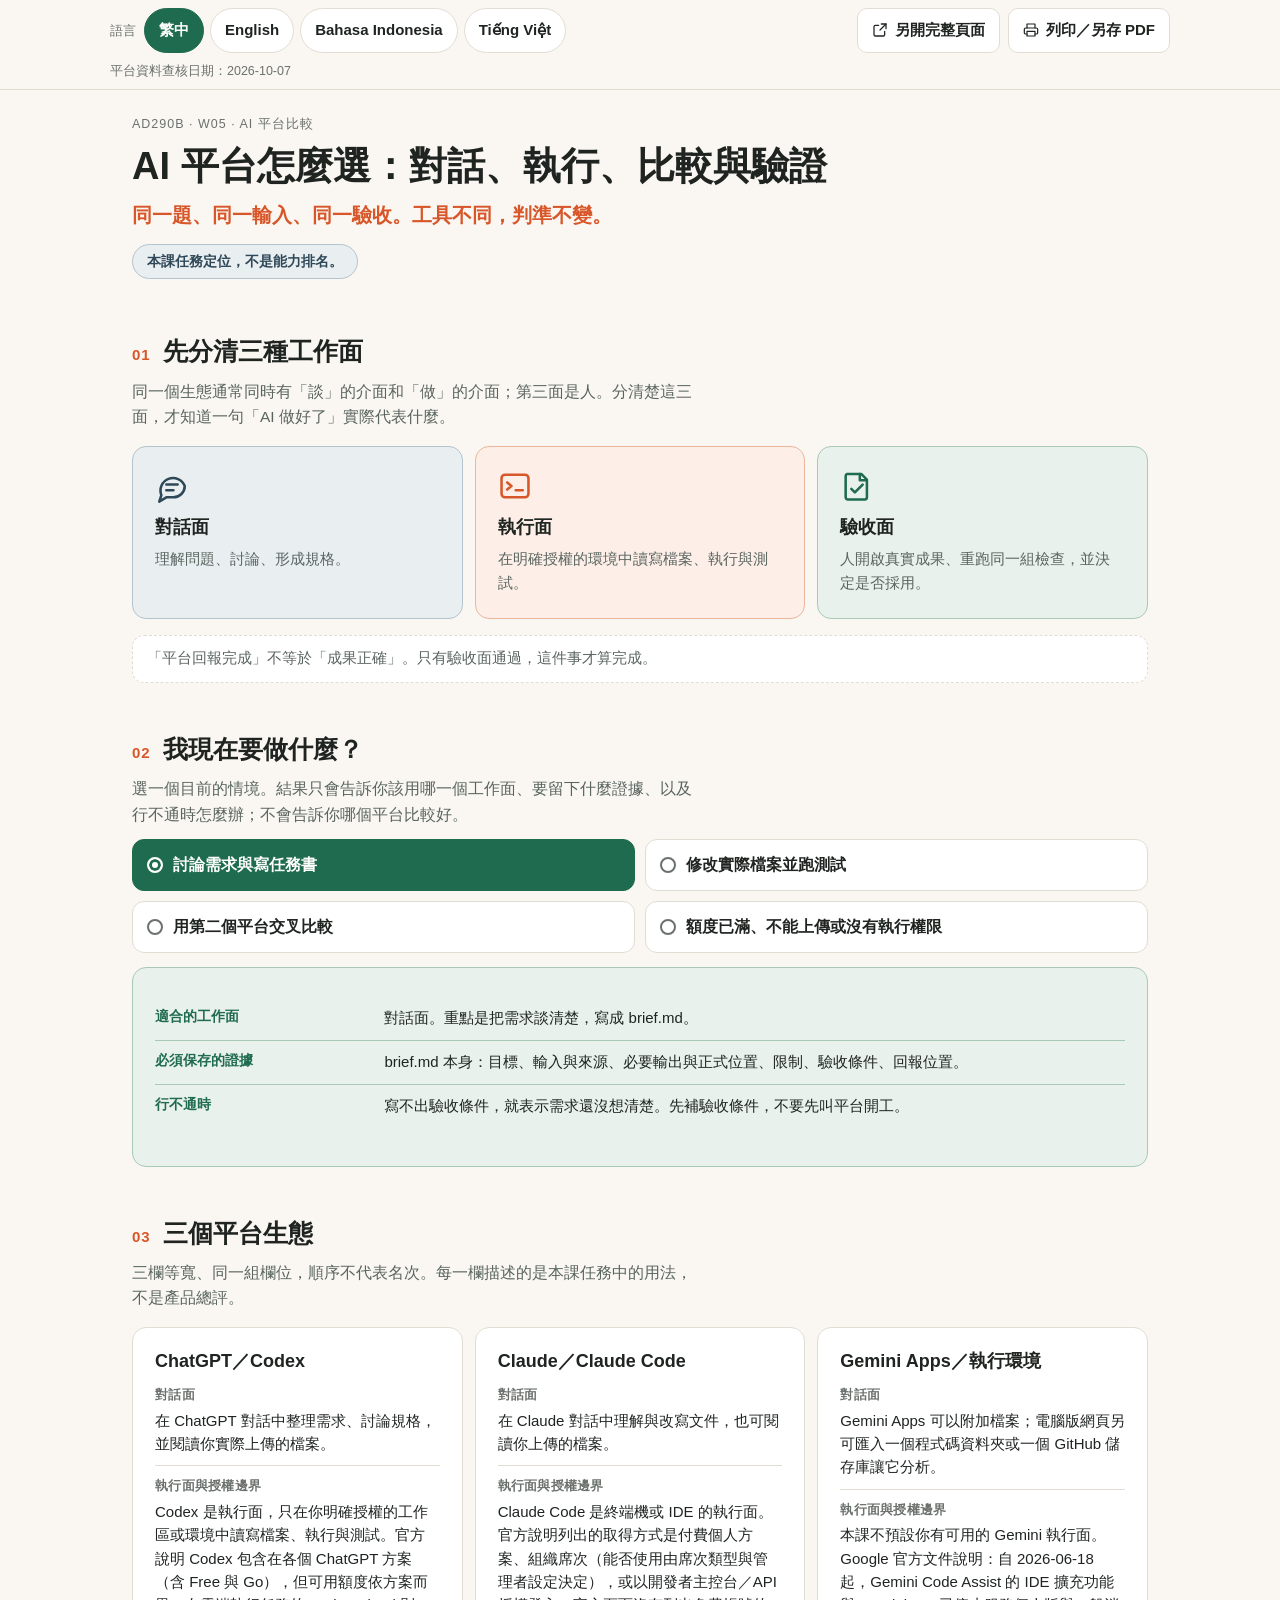
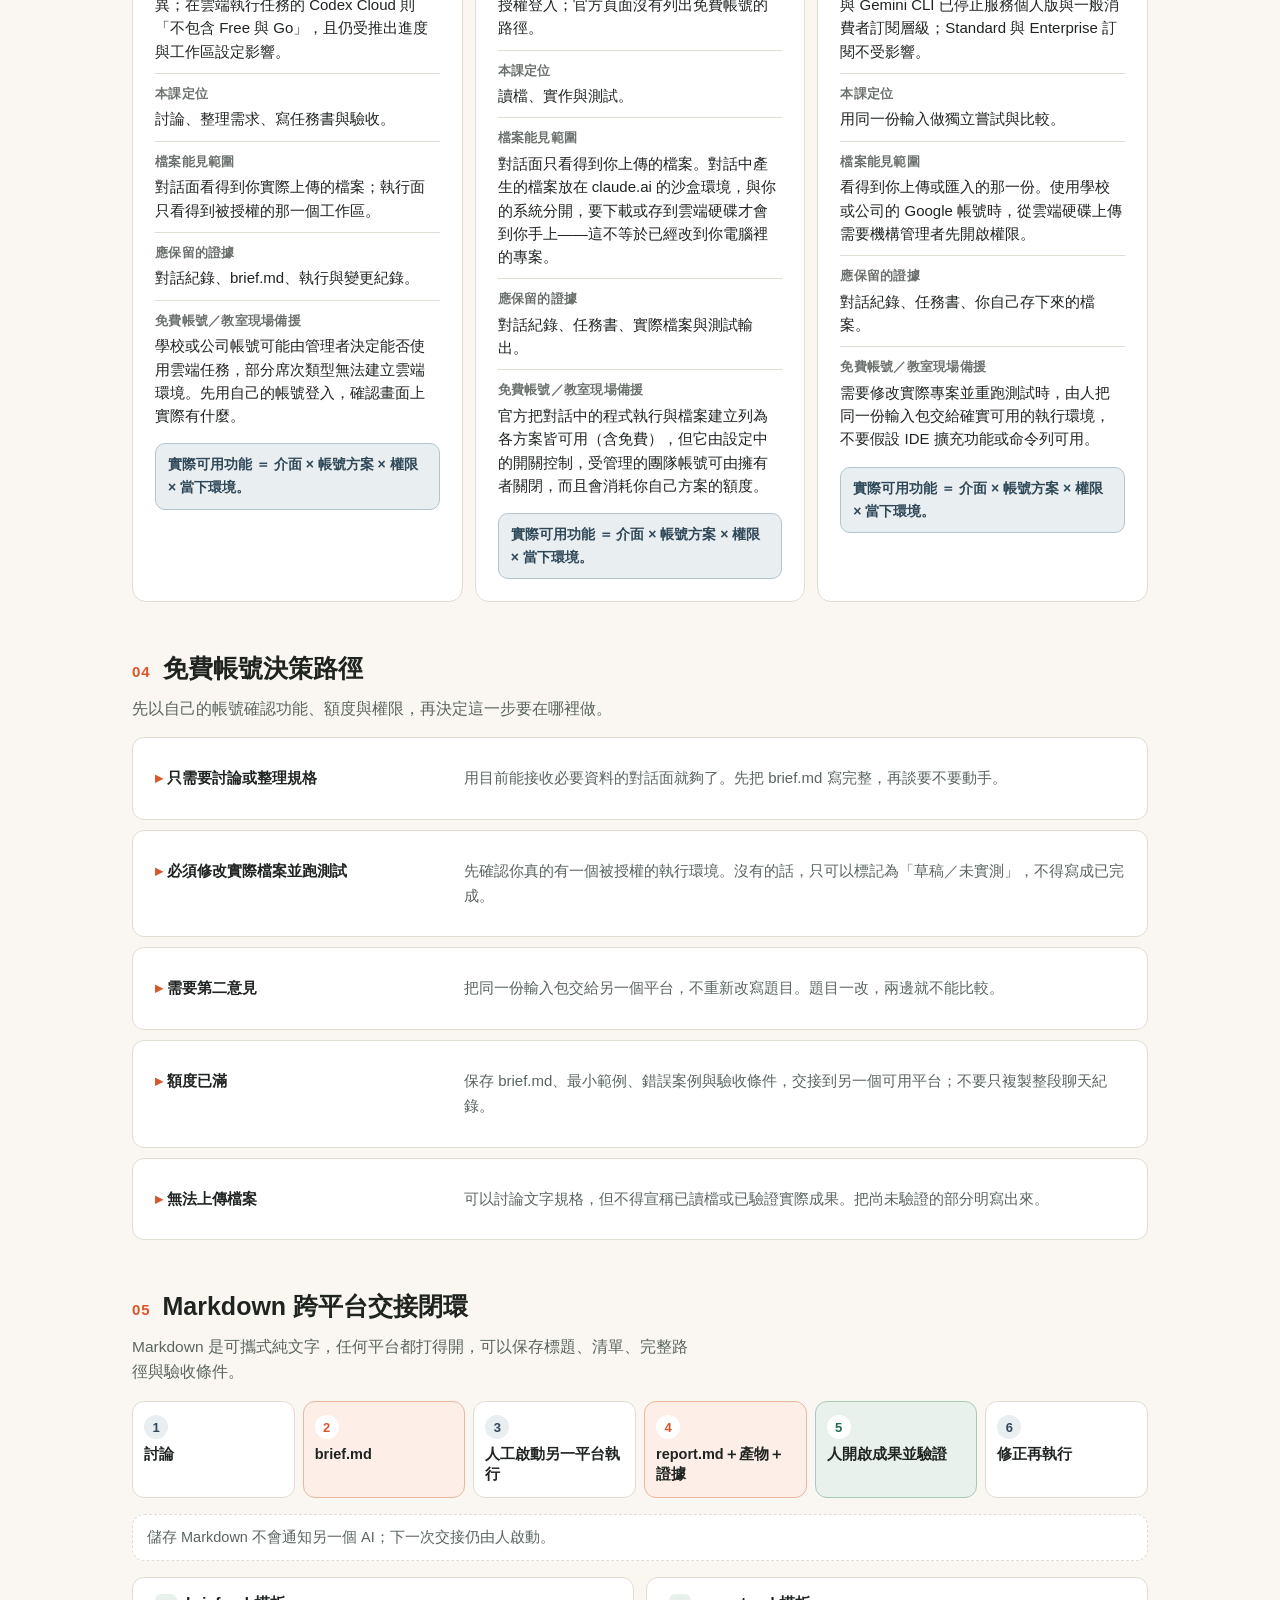
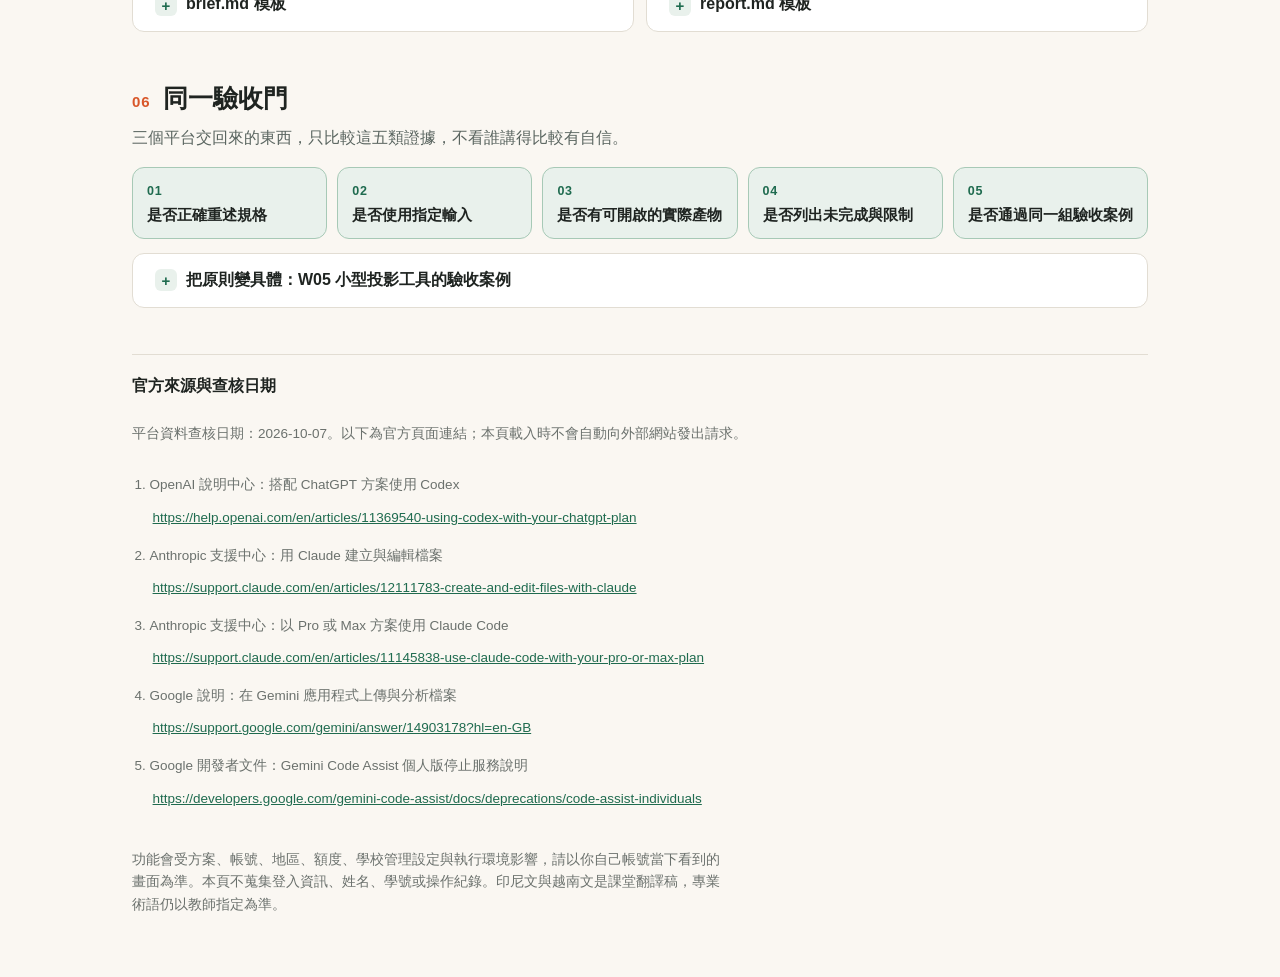
<file: ai-platform-comparison/index.html>
<!DOCTYPE html>
<html lang="zh-Hant">
<head>
<meta charset="utf-8">
<meta name="viewport" content="width=device-width, initial-scale=1, viewport-fit=cover">
<title>AI 平台怎麼選：對話、執行、比較與驗證｜AD290B W05</title>
<meta name="description" id="metaDesc" content="">
<meta name="color-scheme" content="light">
<meta name="referrer" content="no-referrer">
<link rel="icon" href="data:image/svg+xml,%3Csvg%20xmlns='http://www.w3.org/2000/svg'%20viewBox='0%200%2032%2032'%3E%3Crect%20width='32'%20height='32'%20rx='7'%20fill='%231f2421'/%3E%3Cpath%20d='M7%2010h12v8H11l-4%204z'%20fill='none'%20stroke='%23f6f2ea'%20stroke-width='2.2'%20stroke-linejoin='round'/%3E%3Cpath%20d='M17%2021l3%203%206-7'%20fill='none'%20stroke='%23d8572a'%20stroke-width='2.6'%20stroke-linecap='round'%20stroke-linejoin='round'/%3E%3C/svg%3E">
<style>
  :root{
    --bg:#faf7f2; --card:#fff; --ink:#1f2421; --ink-soft:#5a6560; --ink-faint:#6b716d;
    --line:#e2ddd3; --accent:#d8572a; --accent-soft:#fdeee7; --accent-line:#eab79c;
    --green:#1f6b4f; --green-soft:#e9f1ec; --green-line:#a7c9b6;
    --steel:#2f4858; --steel-soft:#e9eef1; --steel-line:#b4c4cd;
    --radius:14px; --pad:clamp(14px,3.2vw,22px);
  }
  *{box-sizing:border-box}
  html{-webkit-text-size-adjust:100%}
  body{
    margin:0; background:var(--bg); color:var(--ink);
    font-family:"PingFang TC","Noto Sans TC","Hiragino Sans TC","Heiti TC",-apple-system,BlinkMacSystemFont,"Segoe UI",Roboto,"Helvetica Neue",Arial,"Noto Sans",sans-serif;
    font-size:16px; line-height:1.65;
  }
  html[lang="en"] body,html[lang="id"] body,html[lang="vi"] body{
    font-family:-apple-system,BlinkMacSystemFont,"Segoe UI",Roboto,"Helvetica Neue",Arial,"Noto Sans","PingFang TC","Noto Sans TC",sans-serif;
  }
  .wrap{max-width:1060px; margin:0 auto; padding:0 var(--pad) 48px}
  a{color:var(--green)}
  .skip{position:absolute; left:-9999px; top:0; background:#fff; padding:10px 14px; border-radius:8px; z-index:30}
  .skip:focus{left:12px; top:12px; outline:3px solid var(--accent)}
  :focus-visible{outline:3px solid var(--accent); outline-offset:2px; border-radius:6px}
  @media (prefers-reduced-motion:reduce){ *{animation:none !important; transition:none !important} }

  /* ---------------------------------------------- 控制列 */
  .bar{position:sticky; top:0; z-index:20; background:rgba(250,247,242,.96);
    backdrop-filter:saturate(140%) blur(8px); border-bottom:1px solid var(--line); padding:8px var(--pad)}
  .bar .inner{max-width:1060px; margin:0 auto; display:flex; gap:8px 14px; align-items:center; flex-wrap:wrap}
  .langs{display:flex; gap:6px; flex-wrap:wrap; align-items:center}
  .lab{font-size:13px; color:var(--ink-faint); margin-right:2px}
  button,.act{font:inherit; cursor:pointer}
  .lang{border:1px solid var(--line); background:#fff; color:var(--ink); border-radius:999px;
    padding:9px 14px; font-size:15px; font-weight:600; min-height:44px}
  .lang:hover{background:#f3efe8}
  .lang[aria-pressed="true"]{background:var(--green); border-color:var(--green); color:#fff}
  .acts{display:flex; gap:8px; margin-left:auto; flex-wrap:wrap}
  .act{border:1px solid var(--line); background:#fff; color:var(--ink); border-radius:10px;
    padding:9px 14px; min-height:44px; font-weight:600; font-size:15px;
    display:inline-flex; gap:7px; align-items:center; text-decoration:none}
  .act:hover{background:#f3efe8}
  .checked{font-size:12.5px; color:var(--ink-faint); width:100%}

  /* ---------------------------------------------- 標頭 */
  header.head{padding:24px 0 6px}
  .badge{font-size:12.5px; letter-spacing:.08em; color:var(--ink-faint); font-variant-numeric:tabular-nums}
  h1{font-size:clamp(25px,4.6vw,38px); line-height:1.22; margin:8px 0 0; font-weight:700}
  .lede{font-size:clamp(16px,2.8vw,20px); font-weight:650; color:var(--accent); margin:10px 0 0; max-width:48ch}
  .notrank{display:inline-block; margin:12px 0 0; font-size:14px; font-weight:650; color:var(--steel);
    background:var(--steel-soft); border:1px solid var(--steel-line); border-radius:999px; padding:5px 14px}

  /* ---------------------------------------------- 區塊共用 */
  section{margin-top:clamp(30px,5.5vw,46px)}
  .shead{display:flex; align-items:baseline; gap:12px; margin-bottom:6px; flex-wrap:wrap}
  .snum{font-size:15px; font-weight:800; color:var(--accent); font-variant-numeric:tabular-nums; letter-spacing:.06em}
  h2{font-size:clamp(19px,3.3vw,25px); margin:0; font-weight:700}
  .sintro{color:var(--ink-soft); font-size:15.5px; margin:0 0 16px; max-width:66ch}
  .card{background:var(--card); border:1px solid var(--line); border-radius:var(--radius); padding:var(--pad)}
  .note{font-size:14.5px; color:var(--ink-soft); background:var(--card);
    border:1px dashed var(--line); border-radius:12px; padding:11px 14px; margin:16px 0 0}

  /* 01 三種工作面 */
  .surfaces{display:grid; grid-template-columns:repeat(3,1fr); gap:12px}
  @media (max-width:800px){ .surfaces{grid-template-columns:1fr} }
  .surf{background:var(--card); border:1px solid var(--line); border-radius:var(--radius); padding:var(--pad)}
  .surf svg{width:34px; height:34px; display:block; margin-bottom:10px}
  .surf h3{margin:0 0 4px; font-size:18px; font-weight:700}
  .surf p{margin:0; font-size:15px; color:var(--ink-soft)}
  .surf.a{border-color:var(--steel-line); background:var(--steel-soft)}
  .surf.b{border-color:var(--accent-line); background:var(--accent-soft)}
  .surf.c{border-color:var(--green-line); background:var(--green-soft)}

  /* 02 我現在要做什麼（純 CSS，不需 JavaScript） */
  fieldset.chooser{border:0; margin:0; padding:0; min-width:0}
  fieldset.chooser legend{padding:0; font-size:15.5px; color:var(--ink-soft); margin-bottom:12px; max-width:66ch}
  .gradio{position:absolute; width:1px; height:1px; opacity:0; margin:0}
  .gtabs{display:grid; grid-template-columns:repeat(2,1fr); gap:10px}
  @media (max-width:620px){ .gtabs{grid-template-columns:1fr} }
  .gtabs label{display:flex; align-items:center; gap:10px; min-height:52px; cursor:pointer;
    background:var(--card); border:1px solid var(--line); border-radius:12px; padding:10px 14px;
    font-size:15.5px; font-weight:600; line-height:1.35}
  .gtabs label:hover{background:#f3efe8}
  .gtabs label .dot{flex:none; width:16px; height:16px; border-radius:50%; border:2px solid var(--ink-faint)}
  .gpanels{margin-top:14px}
  .gp{display:none}
  .gp .card{border-color:var(--green-line); background:var(--green-soft)}
  .grow{display:grid; grid-template-columns:minmax(120px,22%) 1fr; gap:6px 16px; padding:9px 0; border-top:1px solid var(--green-line)}
  .grow:first-child{border-top:0; padding-top:0}
  @media (max-width:560px){ .grow{grid-template-columns:1fr; gap:2px 0} }
  .grow dt{font-size:13.5px; font-weight:700; color:var(--green)}
  .grow dd{margin:0; font-size:15px}
  #g1:checked ~ .gpanels .gp1,#g2:checked ~ .gpanels .gp2,
  #g3:checked ~ .gpanels .gp3,#g4:checked ~ .gpanels .gp4{display:block}
  #g1:checked ~ .gtabs label[for="g1"],#g2:checked ~ .gtabs label[for="g2"],
  #g3:checked ~ .gtabs label[for="g3"],#g4:checked ~ .gtabs label[for="g4"]{
    background:var(--green); border-color:var(--green); color:#fff}
  #g1:checked ~ .gtabs label[for="g1"] .dot,#g2:checked ~ .gtabs label[for="g2"] .dot,
  #g3:checked ~ .gtabs label[for="g3"] .dot,#g4:checked ~ .gtabs label[for="g4"] .dot{
    border-color:#fff; background:#fff; box-shadow:inset 0 0 0 3px var(--green)}
  #g1:focus-visible ~ .gtabs label[for="g1"],#g2:focus-visible ~ .gtabs label[for="g2"],
  #g3:focus-visible ~ .gtabs label[for="g3"],#g4:focus-visible ~ .gtabs label[for="g4"]{
    outline:3px solid var(--accent); outline-offset:2px}

  /* 03 平台生態 */
  .eco{display:grid; grid-template-columns:repeat(3,1fr); gap:12px}
  @media (max-width:900px){ .eco{grid-template-columns:1fr} }
  .plat{background:var(--card); border:1px solid var(--line); border-radius:var(--radius); padding:var(--pad); display:flex; flex-direction:column}
  .plat h3{margin:0; font-size:18px; font-weight:700; line-height:1.3}
  .plat dl{margin:12px 0 0; display:grid; gap:0}
  .plat dt{font-size:12.5px; font-weight:700; letter-spacing:.02em; color:var(--ink-faint);
    text-transform:none; padding-top:10px; margin-top:10px; border-top:1px solid var(--line)}
  .plat dl > dt:first-child{border-top:0; margin-top:0; padding-top:0}
  .plat dd{margin:3px 0 0; font-size:15px; line-height:1.55}
  .limit{margin:16px 0 0; font-size:14px; font-weight:650; color:var(--steel);
    background:var(--steel-soft); border:1px solid var(--steel-line); border-radius:10px; padding:9px 12px}

  /* 04 決策路徑 */
  .tree{display:grid; gap:10px}
  .branch{background:var(--card); border:1px solid var(--line); border-radius:12px; padding:13px var(--pad);
    display:grid; grid-template-columns:minmax(160px,30%) 1fr; gap:4px 18px; align-items:start}
  @media (max-width:700px){ .branch{grid-template-columns:1fr; gap:4px 0} }
  .branch .q{font-size:15px; font-weight:700}
  .branch .q::before{content:"▸ "; color:var(--accent)}
  .branch .a{font-size:15px; color:var(--ink-soft)}

  /* 05 交接閉環 */
  .loop{display:grid; grid-template-columns:repeat(6,1fr); gap:8px; align-items:stretch}
  @media (max-width:900px){ .loop{grid-template-columns:1fr} }
  .node{background:var(--card); border:1px solid var(--line); border-radius:12px; padding:12px 11px; position:relative}
  .node .n{display:inline-flex; width:24px; height:24px; align-items:center; justify-content:center;
    border-radius:50%; background:var(--steel-soft); color:var(--steel); font-weight:800; font-size:13px; margin-bottom:6px}
  .node .t{font-size:14.5px; font-weight:650; line-height:1.35}
  .node.md{background:var(--accent-soft); border-color:var(--accent-line)}
  .node.md .n{background:#fff; color:var(--accent)}
  .node.ver{background:var(--green-soft); border-color:var(--green-line)}
  .node.ver .n{background:#fff; color:var(--green)}
  .tpls{display:grid; grid-template-columns:1fr 1fr; gap:12px; margin-top:16px}
  @media (max-width:760px){ .tpls{grid-template-columns:1fr} }
  details{background:var(--card); border:1px solid var(--line); border-radius:12px; padding:0}
  details > summary{cursor:pointer; list-style:none; padding:13px var(--pad); font-weight:700; font-size:16px;
    display:flex; align-items:center; gap:9px; min-height:48px}
  details > summary::-webkit-details-marker{display:none}
  details > summary::before{content:"+"; flex:none; width:22px; height:22px; border-radius:6px;
    background:var(--green-soft); color:var(--green); font-weight:800; display:grid; place-items:center; font-size:15px}
  details[open] > summary::before{content:"\2212"}
  .dbody{padding:0 var(--pad) var(--pad)}
  pre{margin:0; background:#f4f1ea; border:1px solid var(--line); border-radius:10px; padding:12px 13px;
    font-family:ui-monospace,SFMono-Regular,Menlo,Consolas,"Liberation Mono",monospace;
    font-size:13.5px; line-height:1.6; overflow-x:auto; white-space:pre-wrap; word-break:break-word;
    -webkit-user-select:text; user-select:text}
  .cpbar{display:flex; gap:10px; align-items:center; flex-wrap:wrap; margin-top:10px}
  .cpbtn{border:1px solid var(--line); background:#fff; border-radius:9px; padding:9px 13px; min-height:44px; font-weight:600; font-size:14.5px}
  .cpbtn:hover{background:#f3efe8}
  .cpmsg{font-size:13.5px; color:var(--ink-soft)}

  /* 06 驗收門 */
  .gate{display:grid; grid-template-columns:repeat(5,1fr); gap:10px}
  @media (max-width:900px){ .gate{grid-template-columns:repeat(2,1fr)} }
  @media (max-width:520px){ .gate{grid-template-columns:1fr} }
  .ev{background:var(--green-soft); border:1px solid var(--green-line); border-radius:12px; padding:13px 14px}
  .ev .n{font-size:12.5px; font-weight:800; color:var(--green); letter-spacing:.06em}
  .ev .t{font-size:15px; font-weight:650; margin-top:3px; line-height:1.4}
  .tool{margin-top:14px}
  .toolgrid{display:grid; grid-template-columns:1fr 1fr; gap:16px; align-items:start}
  @media (max-width:760px){ .toolgrid{grid-template-columns:1fr} }
  .toolgrid svg{width:100%; max-width:380px; height:auto; display:block; margin:0 auto}
  .toolgrid ul{margin:0; padding-left:1.15em}
  .toolgrid li{font-size:15px; margin-bottom:6px}

  /* 頁尾 */
  footer{margin-top:clamp(30px,5vw,46px); border-top:1px solid var(--line); padding-top:18px;
    font-size:13.5px; color:var(--ink-faint); display:grid; gap:10px}
  footer h2{font-size:16px; color:var(--ink)}
  footer ol{margin:6px 0 0; padding-left:1.3em}
  footer li{margin-bottom:4px}
  footer a{word-break:break-all; display:inline-block; padding:11px 3px; min-height:44px; line-height:1.45}
  footer .limits{max-width:80ch}
  @media print{ footer a{display:inline; padding:0; min-height:0} }

  /* 列印：A4 直式、只印目前語言、不印控制列 */
  @page{size:A4 portrait; margin:12mm}
  @media print{
    body{background:#fff; font-size:10pt; line-height:1.42}
    .bar,.skip,.cpbar{display:none !important}
    .wrap{max-width:none; padding:0}
    header.head{padding:0 0 2px}
    h1{font-size:19pt} .lede{font-size:11pt} h2{font-size:13pt}
    section{margin-top:6mm; break-inside:avoid}
    .card,.surf,.plat,.branch,.node,.ev,details,.gp .card{break-inside:avoid; box-shadow:none}
    .surfaces{grid-template-columns:repeat(3,1fr)}
    .eco{grid-template-columns:repeat(3,1fr); gap:3mm}
    .loop{grid-template-columns:repeat(6,1fr); gap:2mm}
    .gate{grid-template-columns:repeat(5,1fr); gap:2mm}
    .tpls{grid-template-columns:1fr 1fr}
    .gp{display:block !important}            /* 列印時四種情境全部印出 */
    .gtabs{display:none}
    details > summary::before{display:none}
    details{border-color:#ccc}
    .dbody{display:block !important}
    footer{break-inside:avoid; font-size:8.4pt}
    a{color:inherit; text-decoration:none}
    footer a[href^="http"]::after{content:" (" attr(href) ")"; font-size:7.6pt; color:#777}
  }
</style>
</head>
<body>
<a class="skip" href="#main" data-i="ui.skip">跳到主要內容</a>

<div class="bar">
  <div class="inner">
    <div class="langs" role="group" aria-labelledby="langLab">
      <span class="lab" id="langLab" data-i="ui.langLabel">語言</span>
      <button type="button" class="lang" data-lang="zh-Hant" lang="zh-Hant" aria-pressed="true">繁中</button>
      <button type="button" class="lang" data-lang="en" lang="en" aria-pressed="false">English</button>
      <button type="button" class="lang" data-lang="id" lang="id" aria-pressed="false">Bahasa Indonesia</button>
      <button type="button" class="lang" data-lang="vi" lang="vi" aria-pressed="false">Tiếng Việt</button>
    </div>
    <div class="acts">
      <a class="act" id="openFull" href="./" target="_blank" rel="noopener noreferrer">
        <svg width="16" height="16" viewBox="0 0 24 24" aria-hidden="true" focusable="false" fill="none" stroke="currentColor" stroke-width="1.9" stroke-linecap="round" stroke-linejoin="round"><path d="M14 3h7v7"/><path d="M21 3l-9 9"/><path d="M19 14v5a2 2 0 0 1-2 2H5a2 2 0 0 1-2-2V7a2 2 0 0 1 2-2h5"/></svg>
        <span data-i="ui.openFull">另開完整頁面</span></a>
      <button type="button" class="act" id="btnPrint">
        <svg width="16" height="16" viewBox="0 0 24 24" aria-hidden="true" focusable="false" fill="none" stroke="currentColor" stroke-width="1.8" stroke-linecap="round" stroke-linejoin="round"><path d="M6 9V3h12v6"/><path d="M6 18H4a2 2 0 0 1-2-2v-5a2 2 0 0 1 2-2h16a2 2 0 0 1 2 2v5a2 2 0 0 1-2 2h-2"/><path d="M6 14h12v7H6z"/></svg>
        <span data-i="ui.print">列印／另存 PDF</span></button>
    </div>
    <span class="checked" data-i="ui.checked">平台資料查核日期：2026-10-07</span>
  </div>
</div>

<div class="wrap">
  <header class="head">
    <div class="badge" data-i="badge">AD290B · W05 · AI 平台比較</div>
    <h1 data-i="title">AI 平台怎麼選：對話、執行、比較與驗證</h1>
    <p class="lede" data-i="lede">同一題、同一輸入、同一驗收。工具不同，判準不變。</p>
    <p class="notrank" data-i="notrank">本課任務定位，不是能力排名。</p>
  </header>

  <main id="main">

    <!-- 01 三種工作面 -->
    <section aria-labelledby="h-s1">
      <div class="shead"><span class="snum">01</span><h2 id="h-s1" data-i="s1.title">先分清三種工作面</h2></div>
      <p class="sintro" data-i="s1.intro">同一個生態通常同時有「談」的介面和「做」的介面；第三面是人。分清楚這三面，才知道一句「AI 做好了」實際代表什麼。</p>
      <div class="surfaces">
        <div class="surf a">
          <svg viewBox="0 0 24 24" aria-hidden="true" focusable="false" fill="none" stroke="#2f4858" stroke-width="1.8" stroke-linecap="round" stroke-linejoin="round"><path d="M21 12a8 8 0 0 1-8 8H8l-5 3 1.5-4.5A8 8 0 1 1 21 12z"/><path d="M8 11h8M8 15h5"/></svg>
          <h3 data-i="s1.chat.name">對話面</h3>
          <p data-i="s1.chat.desc">理解問題、討論、形成規格。</p>
        </div>
        <div class="surf b">
          <svg viewBox="0 0 24 24" aria-hidden="true" focusable="false" fill="none" stroke="#d8572a" stroke-width="1.8" stroke-linecap="round" stroke-linejoin="round"><rect x="2.5" y="4" width="19" height="16" rx="2.5"/><path d="M6.5 9.5l3 2.5-3 2.5M12.5 15h5"/></svg>
          <h3 data-i="s1.exec.name">執行面</h3>
          <p data-i="s1.exec.desc">在明確授權的環境中讀寫檔案、執行與測試。</p>
        </div>
        <div class="surf c">
          <svg viewBox="0 0 24 24" aria-hidden="true" focusable="false" fill="none" stroke="#1f6b4f" stroke-width="1.8" stroke-linecap="round" stroke-linejoin="round"><path d="M5 3.5h10l4 4V20a1.5 1.5 0 0 1-1.5 1.5h-12A1.5 1.5 0 0 1 4 20V5a1.5 1.5 0 0 1 1-1.5z"/><path d="M14 3.5V8h4.5"/><path d="M8 14l2.5 2.5L16 11"/></svg>
          <h3 data-i="s1.check.name">驗收面</h3>
          <p data-i="s1.check.desc">人開啟真實成果、重跑同一組檢查，並決定是否採用。</p>
        </div>
      </div>
      <p class="note" data-i="s1.note">「平台回報完成」不等於「成果正確」。只有驗收面通過，這件事才算完成。</p>
    </section>

    <!-- 02 我現在要做什麼 -->
    <section aria-labelledby="h-s2">
      <div class="shead"><span class="snum">02</span><h2 id="h-s2" data-i="s2.title">我現在要做什麼？</h2></div>
      <fieldset class="chooser">
        <legend data-i="s2.intro">選一個目前的情境。結果只會告訴你該用哪一個工作面、要留下什麼證據、以及行不通時怎麼辦；不會告訴你哪個平台比較好。</legend>
        <input type="radio" name="goal" id="g1" class="gradio" checked>
        <input type="radio" name="goal" id="g2" class="gradio">
        <input type="radio" name="goal" id="g3" class="gradio">
        <input type="radio" name="goal" id="g4" class="gradio">
        <div class="gtabs">
          <label for="g1"><span class="dot" aria-hidden="true"></span><span data-i="g1.name">討論需求與寫任務書</span></label>
          <label for="g2"><span class="dot" aria-hidden="true"></span><span data-i="g2.name">修改實際檔案並跑測試</span></label>
          <label for="g3"><span class="dot" aria-hidden="true"></span><span data-i="g3.name">用第二個平台交叉比較</span></label>
          <label for="g4"><span class="dot" aria-hidden="true"></span><span data-i="g4.name">額度已滿、不能上傳或沒有執行權限</span></label>
        </div>
        <div class="gpanels">
          <div class="gp gp1"><div class="card"><dl>
            <div class="grow"><dt data-i="s2.lbl.surface">適合的工作面</dt><dd data-i="g1.surface">對話面。重點是把需求談清楚，寫成 brief.md。</dd></div>
            <div class="grow"><dt data-i="s2.lbl.evidence">必須保存的證據</dt><dd data-i="g1.evidence">brief.md 本身：目標、輸入與來源、必要輸出與正式位置、限制、驗收條件、回報位置。</dd></div>
            <div class="grow"><dt data-i="s2.lbl.fallback">行不通時</dt><dd data-i="g1.fallback">寫不出驗收條件，就表示需求還沒想清楚。先補驗收條件，不要先叫平台開工。</dd></div>
          </dl></div></div>
          <div class="gp gp2"><div class="card"><dl>
            <div class="grow"><dt data-i="s2.lbl.surface">適合的工作面</dt><dd data-i="g2.surface">執行面，而且要先確認你真的有一個被授權的執行環境。</dd></div>
            <div class="grow"><dt data-i="s2.lbl.evidence">必須保存的證據</dt><dd data-i="g2.evidence">實際產物的完整路徑、實際跑過的檢查與輸出、未完成與限制。</dd></div>
            <div class="grow"><dt data-i="s2.lbl.fallback">行不通時</dt><dd data-i="g2.fallback">沒有執行環境就只能標記為「草稿／未實測」，不可寫成已完成。</dd></div>
          </dl></div></div>
          <div class="gp gp3"><div class="card"><dl>
            <div class="grow"><dt data-i="s2.lbl.surface">適合的工作面</dt><dd data-i="g3.surface">另一個平台的對話面或執行面，用同一份輸入包重做一次。</dd></div>
            <div class="grow"><dt data-i="s2.lbl.evidence">必須保存的證據</dt><dd data-i="g3.evidence">兩邊各自的 report.md 與產物，以及同一組驗收案例的結果。</dd></div>
            <div class="grow"><dt data-i="s2.lbl.fallback">行不通時</dt><dd data-i="g3.fallback">不要為了遷就第二個平台而重寫題目。題目一改，比較就失效。</dd></div>
          </dl></div></div>
          <div class="gp gp4"><div class="card"><dl>
            <div class="grow"><dt data-i="s2.lbl.surface">適合的工作面</dt><dd data-i="g4.surface">先退回對話面，把已經做到的部分固定下來。</dd></div>
            <div class="grow"><dt data-i="s2.lbl.evidence">必須保存的證據</dt><dd data-i="g4.evidence">brief.md、最小範例、錯誤案例與驗收條件；不要只複製整段聊天紀錄。</dd></div>
            <div class="grow"><dt data-i="s2.lbl.fallback">行不通時</dt><dd data-i="g4.fallback">不能上傳檔案時，可以討論文字規格，但不得宣稱已讀檔或已驗證實際成果。</dd></div>
          </dl></div></div>
        </div>
      </fieldset>
    </section>

    <!-- 03 三個平台生態 -->
    <section aria-labelledby="h-s3">
      <div class="shead"><span class="snum">03</span><h2 id="h-s3" data-i="s3.title">三個平台生態</h2></div>
      <p class="sintro" data-i="s3.intro">三欄等寬、同一組欄位，順序不代表名次。每一欄描述的是本課任務中的用法，不是產品總評。</p>
      <div class="eco">
        <div class="plat">
          <h3 data-i="p1.name">ChatGPT／Codex</h3>
          <dl>
            <dt data-i="s3.lbl.chat">對話面</dt><dd data-i="p1.chat">在 ChatGPT 對話中整理需求、討論規格，並閱讀你實際上傳的檔案。</dd>
            <dt data-i="s3.lbl.exec">執行面與授權邊界</dt><dd data-i="p1.exec">Codex 是執行面，只在你明確授權的工作區或環境中讀寫檔案、執行與測試。官方說明 Codex 包含在各個 ChatGPT 方案（含 Free 與 Go），但可用額度依方案而異；在雲端執行任務的 Codex Cloud 則「不包含 Free 與 Go」，且仍受推出進度與工作區設定影響。</dd>
            <dt data-i="s3.lbl.role">本課定位</dt><dd data-i="p1.role">討論、整理需求、寫任務書與驗收。</dd>
            <dt data-i="s3.lbl.files">檔案能見範圍</dt><dd data-i="p1.files">對話面看得到你實際上傳的檔案；執行面只看得到被授權的那一個工作區。</dd>
            <dt data-i="s3.lbl.evidence">應保留的證據</dt><dd data-i="p1.evidence">對話紀錄、brief.md、執行與變更紀錄。</dd>
            <dt data-i="s3.lbl.fallback">免費帳號／教室現場備援</dt><dd data-i="p1.fallback">學校或公司帳號可能由管理者決定能否使用雲端任務，部分席次類型無法建立雲端環境。先用自己的帳號登入，確認畫面上實際有什麼。</dd>
          </dl>
          <p class="limit" data-i="s3.limit">實際可用功能 ＝ 介面 × 帳號方案 × 權限 × 當下環境。</p>
        </div>
        <div class="plat">
          <h3 data-i="p2.name">Claude／Claude Code</h3>
          <dl>
            <dt data-i="s3.lbl.chat">對話面</dt><dd data-i="p2.chat">在 Claude 對話中理解與改寫文件，也可閱讀你上傳的檔案。</dd>
            <dt data-i="s3.lbl.exec">執行面與授權邊界</dt><dd data-i="p2.exec">Claude Code 是終端機或 IDE 的執行面。官方說明列出的取得方式是付費個人方案、組織席次（能否使用由席次類型與管理者設定決定），或以開發者主控台／API 授權登入；官方頁面沒有列出免費帳號的路徑。</dd>
            <dt data-i="s3.lbl.role">本課定位</dt><dd data-i="p2.role">讀檔、實作與測試。</dd>
            <dt data-i="s3.lbl.files">檔案能見範圍</dt><dd data-i="p2.files">對話面只看得到你上傳的檔案。對話中產生的檔案放在 claude.ai 的沙盒環境，與你的系統分開，要下載或存到雲端硬碟才會到你手上——這不等於已經改到你電腦裡的專案。</dd>
            <dt data-i="s3.lbl.evidence">應保留的證據</dt><dd data-i="p2.evidence">對話紀錄、任務書、實際檔案與測試輸出。</dd>
            <dt data-i="s3.lbl.fallback">免費帳號／教室現場備援</dt><dd data-i="p2.fallback">官方把對話中的程式執行與檔案建立列為各方案皆可用（含免費），但它由設定中的開關控制，受管理的團隊帳號可由擁有者關閉，而且會消耗你自己方案的額度。</dd>
          </dl>
          <p class="limit" data-i="s3.limit">實際可用功能 ＝ 介面 × 帳號方案 × 權限 × 當下環境。</p>
        </div>
        <div class="plat">
          <h3 data-i="p3.name">Gemini Apps／執行環境</h3>
          <dl>
            <dt data-i="s3.lbl.chat">對話面</dt><dd data-i="p3.chat">Gemini Apps 可以附加檔案；電腦版網頁另可匯入一個程式碼資料夾或一個 GitHub 儲存庫讓它分析。</dd>
            <dt data-i="s3.lbl.exec">執行面與授權邊界</dt><dd data-i="p3.exec">本課不預設你有可用的 Gemini 執行面。Google 官方文件說明：自 2026-06-18 起，Gemini Code Assist 的 IDE 擴充功能與 Gemini CLI 已停止服務個人版與一般消費者訂閱層級；Standard 與 Enterprise 訂閱不受影響。</dd>
            <dt data-i="s3.lbl.role">本課定位</dt><dd data-i="p3.role">用同一份輸入做獨立嘗試與比較。</dd>
            <dt data-i="s3.lbl.files">檔案能見範圍</dt><dd data-i="p3.files">看得到你上傳或匯入的那一份。使用學校或公司的 Google 帳號時，從雲端硬碟上傳需要機構管理者先開啟權限。</dd>
            <dt data-i="s3.lbl.evidence">應保留的證據</dt><dd data-i="p3.evidence">對話紀錄、任務書、你自己存下來的檔案。</dd>
            <dt data-i="s3.lbl.fallback">免費帳號／教室現場備援</dt><dd data-i="p3.fallback">需要修改實際專案並重跑測試時，由人把同一份輸入包交給確實可用的執行環境，不要假設 IDE 擴充功能或命令列可用。</dd>
          </dl>
          <p class="limit" data-i="s3.limit">實際可用功能 ＝ 介面 × 帳號方案 × 權限 × 當下環境。</p>
        </div>
      </div>
    </section>

    <!-- 04 免費帳號決策路徑 -->
    <section aria-labelledby="h-s4">
      <div class="shead"><span class="snum">04</span><h2 id="h-s4" data-i="s4.title">免費帳號決策路徑</h2></div>
      <p class="sintro" data-i="s4.intro">先以自己的帳號確認功能、額度與權限，再決定這一步要在哪裡做。</p>
      <div class="tree">
        <div class="branch"><p class="q" data-i="s4.q1">只需要討論或整理規格</p><p class="a" data-i="s4.a1">用目前能接收必要資料的對話面就夠了。先把 brief.md 寫完整，再談要不要動手。</p></div>
        <div class="branch"><p class="q" data-i="s4.q2">必須修改實際檔案並跑測試</p><p class="a" data-i="s4.a2">先確認你真的有一個被授權的執行環境。沒有的話，只可以標記為「草稿／未實測」，不得寫成已完成。</p></div>
        <div class="branch"><p class="q" data-i="s4.q3">需要第二意見</p><p class="a" data-i="s4.a3">把同一份輸入包交給另一個平台，不重新改寫題目。題目一改，兩邊就不能比較。</p></div>
        <div class="branch"><p class="q" data-i="s4.q4">額度已滿</p><p class="a" data-i="s4.a4">保存 brief.md、最小範例、錯誤案例與驗收條件，交接到另一個可用平台；不要只複製整段聊天紀錄。</p></div>
        <div class="branch"><p class="q" data-i="s4.q5">無法上傳檔案</p><p class="a" data-i="s4.a5">可以討論文字規格，但不得宣稱已讀檔或已驗證實際成果。把尚未驗證的部分明寫出來。</p></div>
      </div>
    </section>

    <!-- 05 Markdown 交接閉環 -->
    <section aria-labelledby="h-s5">
      <div class="shead"><span class="snum">05</span><h2 id="h-s5" data-i="s5.title">Markdown 跨平台交接閉環</h2></div>
      <p class="sintro" data-i="s5.intro">Markdown 是可攜式純文字，任何平台都打得開，可以保存標題、清單、完整路徑與驗收條件。</p>
      <ol class="loop" style="list-style:none;margin:0;padding:0">
        <li class="node"><span class="n">1</span><div class="t" data-i="s5.n1">討論</div></li>
        <li class="node md"><span class="n">2</span><div class="t" data-i="s5.n2">brief.md</div></li>
        <li class="node"><span class="n">3</span><div class="t" data-i="s5.n3">人工啟動另一平台執行</div></li>
        <li class="node md"><span class="n">4</span><div class="t" data-i="s5.n4">report.md＋產物＋證據</div></li>
        <li class="node ver"><span class="n">5</span><div class="t" data-i="s5.n5">人開啟成果並驗證</div></li>
        <li class="node"><span class="n">6</span><div class="t" data-i="s5.n6">修正再執行</div></li>
      </ol>
      <p class="note" data-i="s5.note">儲存 Markdown 不會通知另一個 AI；下一次交接仍由人啟動。</p>
      <div class="tpls">
        <details>
          <summary data-i="s5.brief.title">brief.md 模板</summary>
          <div class="dbody">
            <pre id="tplBrief"># brief.md

- 任務編號：T0xx / R01
- 目標：
- 輸入與來源：
- 必要輸出與正式位置：
- 限制／禁止改動：
- 驗收條件：
- 回報位置：
</pre>
            <div class="cpbar">
              <button type="button" class="cpbtn" data-copy="tplBrief" data-i="ui.copy">複製</button>
              <span class="cpmsg" data-msg="tplBrief" role="status" aria-live="polite"></span>
            </div>
          </div>
        </details>
        <details>
          <summary data-i="s5.report.title">report.md 模板</summary>
          <div class="dbody">
            <pre id="tplReport"># report.md

- 實際產物與完整路徑／連結：
- 實際執行的檢查與結果：
- 已知缺口與未完成：
- 未改動項目：
- 仍需人工驗證事項：
</pre>
            <div class="cpbar">
              <button type="button" class="cpbtn" data-copy="tplReport" data-i="ui.copy">複製</button>
              <span class="cpmsg" data-msg="tplReport" role="status" aria-live="polite"></span>
            </div>
          </div>
        </details>
      </div>
    </section>

    <!-- 06 同一驗收門 -->
    <section aria-labelledby="h-s6">
      <div class="shead"><span class="snum">06</span><h2 id="h-s6" data-i="s6.title">同一驗收門</h2></div>
      <p class="sintro" data-i="s6.intro">三個平台交回來的東西，只比較這五類證據，不看誰講得比較有自信。</p>
      <div class="gate">
        <div class="ev"><div class="n">01</div><div class="t" data-i="s6.e1">是否正確重述規格</div></div>
        <div class="ev"><div class="n">02</div><div class="t" data-i="s6.e2">是否使用指定輸入</div></div>
        <div class="ev"><div class="n">03</div><div class="t" data-i="s6.e3">是否有可開啟的實際產物</div></div>
        <div class="ev"><div class="n">04</div><div class="t" data-i="s6.e4">是否列出未完成與限制</div></div>
        <div class="ev"><div class="n">05</div><div class="t" data-i="s6.e5">是否通過同一組驗收案例</div></div>
      </div>
      <details class="tool">
        <summary data-i="s6.tool.title">把原則變具體：W05 小型投影工具的驗收案例</summary>
        <div class="dbody">
          <div class="toolgrid">
            <figure style="margin:0">
              <svg viewBox="0 0 320 236" role="img" aria-labelledby="toolAlt" focusable="false">
                <title id="toolAlt" data-i="s6.tool.alt">第一角法與第三角法的視圖配置對照：同一個不對稱的 L 形物件，正視圖不變；側視圖在第一角法放在正視圖的相反側，在第三角法放在同一側，兩者都以淡投影線與正視圖對齊。</title>
                <g fill="none" stroke="#b4c4cd" stroke-width="1.4" stroke-dasharray="5 5">
                  <line x1="18" y1="112" x2="300" y2="112"/>
                </g>
                <!-- 第一角法：側視圖在正視圖相反側 -->
                <g fill="none" stroke="#d8572a" stroke-width="2.4" stroke-linejoin="round">
                  <path d="M126 36h58v22h-28v38h-30z"/>
                  <path d="M206 36h42v60h-42z"/>
                  <line x1="206" y1="58" x2="248" y2="58"/>
                </g>
                <g fill="none" stroke="#eab79c" stroke-width="1.3" stroke-dasharray="4 4">
                  <line x1="184" y1="36" x2="206" y2="36"/><line x1="184" y1="96" x2="206" y2="96"/>
                </g>
                <!-- 第三角法：側視圖在正視圖同一側 -->
                <g fill="none" stroke="#1f6b4f" stroke-width="2.4" stroke-linejoin="round">
                  <path d="M126 142h58v22h-28v38h-30z"/>
                  <path d="M62 142h42v60H62z"/>
                  <line x1="62" y1="164" x2="104" y2="164"/>
                </g>
                <g fill="none" stroke="#a7c9b6" stroke-width="1.3" stroke-dasharray="4 4">
                  <line x1="104" y1="142" x2="126" y2="142"/><line x1="104" y1="202" x2="126" y2="202"/>
                </g>
                <g font-size="13" font-family="inherit" fill="#1f2421">
                  <text x="18" y="30" data-i="s6.tool.first" fill="#d8572a" font-weight="700">第一角法</text>
                  <text x="18" y="136" data-i="s6.tool.third" fill="#1f6b4f" font-weight="700">第三角法</text>
                </g>
              </svg>
            </figure>
            <ul>
              <li data-i="s6.tool.d1">用同一個不對稱物件驗收。對稱物件換角法看不出差別，等於沒測。</li>
              <li data-i="s6.tool.d2">切換第一角法與第三角法時，側視圖必須換到正視圖的另一側。</li>
              <li data-i="s6.tool.d3">視圖要對齊，不是擺在旁邊就算。</li>
              <li data-i="s6.tool.d4">不得鏡像。換角法改變的是視圖位置，不是把圖翻面。</li>
              <li data-i="s6.tool.d5">資訊不足時不得猜唯一解；結果可能是無解、唯一解或多解。</li>
            </ul>
          </div>
          <p class="note" data-i="s6.tool.note">通過列出的測試，未測範圍仍然未知。通過部分測試不等於整張圖面正確。</p>
        </div>
      </details>
    </section>
  </main>

  <footer>
    <h2 data-i="footer.sources">官方來源與查核日期</h2>
    <p data-i="footer.checked">平台資料查核日期：2026-10-07。</p>
    <ol>
      <li><span data-i="src1.label">OpenAI 說明中心：搭配 ChatGPT 方案使用 Codex</span><br><a href="https://help.openai.com/en/articles/11369540-using-codex-with-your-chatgpt-plan" rel="noreferrer">https://help.openai.com/en/articles/11369540-using-codex-with-your-chatgpt-plan</a></li>
      <li><span data-i="src2.label">Anthropic 支援中心：用 Claude 建立與編輯檔案</span><br><a href="https://support.claude.com/en/articles/12111783-create-and-edit-files-with-claude" rel="noreferrer">https://support.claude.com/en/articles/12111783-create-and-edit-files-with-claude</a></li>
      <li><span data-i="src3.label">Anthropic 支援中心：以 Pro 或 Max 方案使用 Claude Code</span><br><a href="https://support.claude.com/en/articles/11145838-use-claude-code-with-your-pro-or-max-plan" rel="noreferrer">https://support.claude.com/en/articles/11145838-use-claude-code-with-your-pro-or-max-plan</a></li>
      <li><span data-i="src4.label">Google 說明：在 Gemini 應用程式上傳與分析檔案</span><br><a href="https://support.google.com/gemini/answer/14903178?hl=en-GB" rel="noreferrer">https://support.google.com/gemini/answer/14903178?hl=en-GB</a></li>
      <li><span data-i="src5.label">Google 開發者文件：Gemini Code Assist 個人版停止服務說明</span><br><a href="https://developers.google.com/gemini-code-assist/docs/deprecations/code-assist-individuals" rel="noreferrer">https://developers.google.com/gemini-code-assist/docs/deprecations/code-assist-individuals</a></li>
    </ol>
    <p class="limits" data-i="footer.limits">功能會受方案、帳號、地區、額度、學校管理設定與執行環境影響，請以你自己帳號當下看到的畫面為準。本頁不蒐集登入資訊、姓名、學號或操作紀錄。印尼文與越南文是課堂翻譯稿，專業術語仍以教師指定為準。</p>
    <p class="limits" id="draftNote" data-i="footer.draft" hidden></p>
  </footer>
</div>

<script>
"use strict";
/* 四語字典。zh-Hant 與 en 由教師定稿內容與官方來源整理；id、vi 為課堂翻譯稿。 */
var I18N = {"zh-Hant":{"ui.skip":"跳到主要內容","ui.langLabel":"語言","ui.openFull":"另開完整頁面","ui.openFull.aria":"在新分頁開啟完整頁面","ui.print":"列印／另存 PDF","ui.checked":"平台資料查核日期：2026-10-07","ui.copy":"複製","ui.copied":"已複製到剪貼簿。","ui.copyFail":"這個環境不允許自動複製。文字已為你選取，請用鍵盤複製，或長按選取後複製。","metaDesc":"AD290B W05：分辨 AI 的對話面、執行面與驗收面，用同一題、同一輸入、同一驗收比較三個平台，並以 brief.md 與 report.md 完成跨平台交接。繁中／English／Bahasa Indonesia／Tiếng Việt。","badge":"AD290B · W05 · AI 平台比較","title":"AI 平台怎麼選：對話、執行、比較與驗證","lede":"同一題、同一輸入、同一驗收。工具不同，判準不變。","notrank":"本課任務定位，不是能力排名。","s1.title":"先分清三種工作面","s1.intro":"同一個生態通常同時有「談」的介面和「做」的介面；第三面是人。分清楚這三面，才知道一句「AI 做好了」實際代表什麼。","s1.chat.name":"對話面","s1.chat.desc":"理解問題、討論、形成規格。","s1.exec.name":"執行面","s1.exec.desc":"在明確授權的環境中讀寫檔案、執行與測試。","s1.check.name":"驗收面","s1.check.desc":"人開啟真實成果、重跑同一組檢查，並決定是否採用。","s1.note":"「平台回報完成」不等於「成果正確」。只有驗收面通過，這件事才算完成。","s2.title":"我現在要做什麼？","s2.intro":"選一個目前的情境。結果只會告訴你該用哪一個工作面、要留下什麼證據、以及行不通時怎麼辦；不會告訴你哪個平台比較好。","s2.lbl.surface":"適合的工作面","s2.lbl.evidence":"必須保存的證據","s2.lbl.fallback":"行不通時","g1.name":"討論需求與寫任務書","g1.surface":"對話面。重點是把需求談清楚，寫成 brief.md。","g1.evidence":"brief.md 本身：目標、輸入與來源、必要輸出與正式位置、限制、驗收條件、回報位置。","g1.fallback":"寫不出驗收條件，就表示需求還沒想清楚。先補驗收條件，不要先叫平台開工。","g2.name":"修改實際檔案並跑測試","g2.surface":"執行面，而且要先確認你真的有一個被授權的執行環境。","g2.evidence":"實際產物的完整路徑、實際跑過的檢查與輸出、未完成與限制。","g2.fallback":"沒有執行環境就只能標記為「草稿／未實測」，不可寫成已完成。","g3.name":"用第二個平台交叉比較","g3.surface":"另一個平台的對話面或執行面，用同一份輸入包重做一次。","g3.evidence":"兩邊各自的 report.md 與產物，以及同一組驗收案例的結果。","g3.fallback":"不要為了遷就第二個平台而重寫題目。題目一改，比較就失效。","g4.name":"額度已滿、不能上傳或沒有執行權限","g4.surface":"先退回對話面，把已經做到的部分固定下來。","g4.evidence":"brief.md、最小範例、錯誤案例與驗收條件；不要只複製整段聊天紀錄。","g4.fallback":"不能上傳檔案時，可以討論文字規格，但不得宣稱已讀檔或已驗證實際成果。","s3.title":"三個平台生態","s3.intro":"三欄等寬、同一組欄位，順序不代表名次。每一欄描述的是本課任務中的用法，不是產品總評。","s3.lbl.chat":"對話面","s3.lbl.exec":"執行面與授權邊界","s3.lbl.role":"本課定位","s3.lbl.files":"檔案能見範圍","s3.lbl.evidence":"應保留的證據","s3.lbl.fallback":"免費帳號／教室現場備援","s3.limit":"實際可用功能 ＝ 介面 × 帳號方案 × 權限 × 當下環境。","p1.name":"ChatGPT／Codex","p1.chat":"在 ChatGPT 對話中整理需求、討論規格，並閱讀你實際上傳的檔案。","p1.exec":"Codex 是執行面，只在你明確授權的工作區或環境中讀寫檔案、執行與測試。官方說明 Codex 包含在各個 ChatGPT 方案（含 Free 與 Go），但可用額度依方案而異；在雲端執行任務的 Codex Cloud 則「不包含 Free 與 Go」，且仍受推出進度與工作區設定影響。","p1.role":"討論、整理需求、寫任務書與驗收。","p1.files":"對話面看得到你實際上傳的檔案；執行面只看得到被授權的那一個工作區。","p1.evidence":"對話紀錄、brief.md、執行與變更紀錄。","p1.fallback":"學校或公司帳號可能由管理者決定能否使用雲端任務，部分席次類型無法建立雲端環境。先用自己的帳號登入，確認畫面上實際有什麼。","p2.name":"Claude／Claude Code","p2.chat":"在 Claude 對話中理解與改寫文件，也可閱讀你上傳的檔案。","p2.exec":"Claude Code 是終端機或 IDE 的執行面。官方說明列出的取得方式是付費個人方案、組織席次（能否使用由席次類型與管理者設定決定），或以開發者主控台／API 授權登入；官方頁面沒有列出免費帳號的路徑。","p2.role":"讀檔、實作與測試。","p2.files":"對話面只看得到你上傳的檔案。對話中產生的檔案放在 claude.ai 的沙盒環境，與你的系統分開，要下載或存到雲端硬碟才會到你手上——這不等於已經改到你電腦裡的專案。","p2.evidence":"對話紀錄、任務書、實際檔案與測試輸出。","p2.fallback":"官方把對話中的程式執行與檔案建立列為各方案皆可用（含免費），但它由設定中的開關控制，受管理的團隊帳號可由擁有者關閉，而且會消耗你自己方案的額度。","p3.name":"Gemini Apps／執行環境","p3.chat":"Gemini Apps 可以附加檔案；電腦版網頁另可匯入一個程式碼資料夾或一個 GitHub 儲存庫讓它分析。","p3.exec":"本課不預設你有可用的 Gemini 執行面。Google 官方文件說明：自 2026-06-18 起，Gemini Code Assist 的 IDE 擴充功能與 Gemini CLI 已停止服務個人版與一般消費者訂閱層級；Standard 與 Enterprise 訂閱不受影響。","p3.role":"用同一份輸入做獨立嘗試與比較。","p3.files":"看得到你上傳或匯入的那一份。使用學校或公司的 Google 帳號時，從雲端硬碟上傳需要機構管理者先開啟權限。","p3.evidence":"對話紀錄、任務書、你自己存下來的檔案。","p3.fallback":"需要修改實際專案並重跑測試時，由人把同一份輸入包交給確實可用的執行環境，不要假設 IDE 擴充功能或命令列可用。","s4.title":"免費帳號決策路徑","s4.intro":"先以自己的帳號確認功能、額度與權限，再決定這一步要在哪裡做。","s4.q1":"只需要討論或整理規格","s4.a1":"用目前能接收必要資料的對話面就夠了。先把 brief.md 寫完整，再談要不要動手。","s4.q2":"必須修改實際檔案並跑測試","s4.a2":"先確認你真的有一個被授權的執行環境。沒有的話，只可以標記為「草稿／未實測」，不得寫成已完成。","s4.q3":"需要第二意見","s4.a3":"把同一份輸入包交給另一個平台，不重新改寫題目。題目一改，兩邊就不能比較。","s4.q4":"額度已滿","s4.a4":"保存 brief.md、最小範例、錯誤案例與驗收條件，交接到另一個可用平台；不要只複製整段聊天紀錄。","s4.q5":"無法上傳檔案","s4.a5":"可以討論文字規格，但不得宣稱已讀檔或已驗證實際成果。把尚未驗證的部分明寫出來。","s5.title":"Markdown 跨平台交接閉環","s5.intro":"Markdown 是可攜式純文字，任何平台都打得開，可以保存標題、清單、完整路徑與驗收條件。","s5.n1":"討論","s5.n2":"brief.md","s5.n3":"人工啟動另一平台執行","s5.n4":"report.md＋產物＋證據","s5.n5":"人開啟成果並驗證","s5.n6":"修正再執行","s5.note":"儲存 Markdown 不會通知另一個 AI；下一次交接仍由人啟動。","s5.brief.title":"brief.md 模板","s5.report.title":"report.md 模板","s6.title":"同一驗收門","s6.intro":"三個平台交回來的東西，只比較這五類證據，不看誰講得比較有自信。","s6.e1":"是否正確重述規格","s6.e2":"是否使用指定輸入","s6.e3":"是否有可開啟的實際產物","s6.e4":"是否列出未完成與限制","s6.e5":"是否通過同一組驗收案例","s6.tool.title":"把原則變具體：W05 小型投影工具的驗收案例","s6.tool.first":"第一角法","s6.tool.third":"第三角法","s6.tool.alt":"第一角法與第三角法的視圖配置對照：同一個不對稱的 L 形物件，正視圖不變；側視圖在第一角法放在正視圖的相反側，在第三角法放在同一側，兩者都以淡投影線與正視圖對齊。","s6.tool.d1":"用同一個不對稱物件驗收。對稱物件換角法看不出差別，等於沒測。","s6.tool.d2":"切換第一角法與第三角法時，側視圖必須換到正視圖的另一側。","s6.tool.d3":"視圖要對齊，不是擺在旁邊就算。","s6.tool.d4":"不得鏡像。換角法改變的是視圖位置，不是把圖翻面。","s6.tool.d5":"資訊不足時不得猜唯一解；結果可能是無解、唯一解或多解。","s6.tool.note":"通過列出的測試，未測範圍仍然未知。通過部分測試不等於整張圖面正確。","footer.sources":"官方來源與查核日期","footer.checked":"平台資料查核日期：2026-10-07。以下為官方頁面連結；本頁載入時不會自動向外部網站發出請求。","src1.label":"OpenAI 說明中心：搭配 ChatGPT 方案使用 Codex","src2.label":"Anthropic 支援中心：用 Claude 建立與編輯檔案","src3.label":"Anthropic 支援中心：以 Pro 或 Max 方案使用 Claude Code","src4.label":"Google 說明：在 Gemini 應用程式上傳與分析檔案","src5.label":"Google 開發者文件：Gemini Code Assist 個人版停止服務說明","footer.limits":"功能會受方案、帳號、地區、額度、學校管理設定與執行環境影響，請以你自己帳號當下看到的畫面為準。本頁不蒐集登入資訊、姓名、學號或操作紀錄。印尼文與越南文是課堂翻譯稿，專業術語仍以教師指定為準。","footer.draft":"","tpl":{"brief":"# brief.md\n\n- 任務編號：T0xx / R01\n- 目標：\n- 輸入與來源：\n- 必要輸出與正式位置：\n- 限制／禁止改動：\n- 驗收條件：\n- 回報位置：\n","report":"# report.md\n\n- 實際產物與完整路徑／連結：\n- 實際執行的檢查與結果：\n- 已知缺口與未完成：\n- 未改動項目：\n- 仍需人工驗證事項：\n"}},"en":{"ui.skip":"Skip to main content","ui.langLabel":"Language","ui.openFull":"Open full page","ui.openFull.aria":"Open the full page in a new tab","ui.print":"Print / Save as PDF","ui.checked":"Platform facts checked on 2026-10-07","ui.copy":"Copy","ui.copied":"Copied to the clipboard.","ui.copyFail":"This environment blocks automatic copying. The text is now selected for you — copy it with the keyboard, or press and hold to select and copy.","metaDesc":"AD290B W05: tell the chat, execution and acceptance surfaces of AI tools apart, compare three platforms with the same task, inputs and checks, and hand work over with brief.md and report.md. Traditional Chinese / English / Bahasa Indonesia / Tiếng Việt.","badge":"AD290B · W05 · AI platform comparison","title":"Choosing an AI platform: chat, execution, comparison, verification","lede":"Same task, same inputs, same checks. The tool changes; the criteria do not.","notrank":"Roles for this course — not a capability ranking.","s1.title":"First, tell the three surfaces apart","s1.intro":"One ecosystem usually offers a surface for talking and a surface for doing; the third surface is you. Separating the three is what makes “the AI finished it” mean something concrete.","s1.chat.name":"Chat surface","s1.chat.desc":"Understand the problem, discuss it, and turn it into a spec.","s1.exec.name":"Execution surface","s1.exec.desc":"Read and write files, run and test — inside an explicitly authorised environment.","s1.check.name":"Acceptance surface","s1.check.desc":"A person opens the real output, reruns the same checks, and decides whether to accept it.","s1.note":"“The platform reported it is done” is not the same as “the output is correct.” It is only finished once it passes the acceptance surface.","s2.title":"What am I doing right now?","s2.intro":"Pick your current situation. The answer tells you which surface to use, what evidence to keep, and what to do when it will not work — not which platform is better.","s2.lbl.surface":"Surface to use","s2.lbl.evidence":"Evidence to keep","s2.lbl.fallback":"When it will not work","g1.name":"Discuss the requirement and write the brief","g1.surface":"Chat surface. The job is to get the requirement clear and write it down as brief.md.","g1.evidence":"brief.md itself: goal, inputs and their sources, required outputs and where they belong, limits, acceptance criteria, and where to report.","g1.fallback":"If you cannot write the acceptance criteria, the requirement is not clear yet. Fix that before asking any platform to start.","g2.name":"Change real files and run tests","g2.surface":"Execution surface — and first confirm you really have an authorised environment.","g2.evidence":"Full paths to the actual outputs, the checks you actually ran and their output, and what is unfinished.","g2.fallback":"With no execution environment you may only mark the work “draft / not tested”. Do not write it up as finished.","g3.name":"Cross-check on a second platform","g3.surface":"The chat or execution surface of another platform, redoing the work from the same input pack.","g3.evidence":"A report.md and the outputs from each side, plus the result of the same acceptance cases.","g3.fallback":"Do not rewrite the task to suit the second platform. Change the task and the comparison is void.","g4.name":"Out of quota, cannot upload, or no execution rights","g4.surface":"Step back to the chat surface and lock down what you already have.","g4.evidence":"brief.md, a minimal example, the failing cases, and the acceptance criteria — not a copy of the whole chat.","g4.fallback":"If you cannot upload files you may still discuss a written spec, but you may not claim to have read the files or verified the real output.","s3.title":"Three platform ecosystems","s3.intro":"Three equal columns with the same fields; the order is not a ranking. Each column describes how the tool is used in this course, not an overall product verdict.","s3.lbl.chat":"Chat surface","s3.lbl.exec":"Execution surface and its authorisation boundary","s3.lbl.role":"Role in this course","s3.lbl.files":"What it can see","s3.lbl.evidence":"Evidence to keep","s3.lbl.fallback":"Free account / in-class fallback","s3.limit":"What you can actually do = surface × plan × permissions × current environment.","p1.name":"ChatGPT / Codex","p1.chat":"Work out the requirement in a ChatGPT conversation, discuss the spec, and read the files you actually upload.","p1.exec":"Codex is the execution surface: it reads and writes files, runs and tests only inside a workspace or environment you have explicitly authorised. The official page says Codex is included across ChatGPT plans, Free and Go included, but the usable allowance varies by plan; Codex Cloud, which runs tasks on managed machines, is stated to be “not included with Free or Go” and still depends on rollout and workspace settings.","p1.role":"Discuss, work out requirements, write the brief, and verify.","p1.files":"The chat surface sees the files you upload; the execution surface sees only the one workspace it was given.","p1.evidence":"The conversation, brief.md, and the run and change logs.","p1.fallback":"On a school or company account an administrator may decide whether cloud tasks work at all, and some seat types cannot create cloud environments. Sign in with your own account and check what is actually there.","p2.name":"Claude / Claude Code","p2.chat":"Read and rewrite documents in a Claude conversation, including files you upload.","p2.exec":"Claude Code is the terminal or IDE execution surface. The routes the official pages describe are a paid individual plan, a seat on an organisation plan (where the seat type and the administrator's settings decide access), or signing in with developer-console / API authorisation; no official page lists a free-account route.","p2.role":"Read files, build, and test.","p2.files":"The chat surface sees only what you upload. Files it creates live in a sandboxed environment inside claude.ai, separate from your systems, and reach you only when you download them or save them to cloud storage — that is not the same as changing a project on your own computer.","p2.evidence":"The conversation, the brief, the actual files, and the test output.","p2.fallback":"Code execution and file creation in the conversation are listed as available on all plans including the free one, but a setting controls them, an owner can switch them off on a managed team account, and they draw on your own plan's allowance.","p3.name":"Gemini Apps / execution environment","p3.chat":"Gemini Apps can take attached files; on a computer the web app can also import one code folder or one GitHub repository for analysis.","p3.exec":"This course does not assume you have a working Gemini execution surface. Google's documentation states that as of 2026-06-18 the Gemini Code Assist IDE extensions and the Gemini CLI stopped serving the individual tier and consumer subscription tiers; Standard and Enterprise subscriptions are unaffected.","p3.role":"Attempt the same task independently and compare.","p3.files":"Only the files you upload or import. On a school or work Google Account, uploading from cloud storage needs an administrator to enable it first.","p3.evidence":"The conversation, the brief, and whatever files you saved yourself.","p3.fallback":"When real project files have to change and tests have to be rerun, a person hands the same input pack to an execution environment that actually works — do not assume the IDE extension or the command line is available.","s4.title":"Free-account decision path","s4.intro":"Check what your own account can actually do, how much quota it has and what you are permitted to do, then decide where this step happens.","s4.q1":"You only need to discuss or tidy up a spec","s4.a1":"Any chat surface that can receive the necessary material is enough. Finish brief.md before arguing about who should build it.","s4.q2":"You must change real files and run tests","s4.a2":"Confirm first that you really have an authorised execution environment. Without one you may only mark the work “draft / not tested”, never as finished.","s4.q3":"You want a second opinion","s4.a3":"Hand the same input pack to another platform without rewriting the task. Change the task and the two results are no longer comparable.","s4.q4":"You are out of quota","s4.a4":"Save brief.md, a minimal example, the failing cases and the acceptance criteria, and hand those to a platform that still works — not a copy of the whole chat.","s4.q5":"You cannot upload files","s4.a5":"You may still discuss a written spec, but you may not claim to have read the files or verified the real output. Write down plainly what is still unverified.","s5.title":"The Markdown handoff loop","s5.intro":"Markdown is portable plain text that opens anywhere and keeps headings, lists, full paths and acceptance criteria intact.","s5.n1":"Discuss","s5.n2":"brief.md","s5.n3":"A person starts the run on another platform","s5.n4":"report.md + outputs + evidence","s5.n5":"A person opens the result and verifies it","s5.n6":"Revise and rerun","s5.note":"Saving a Markdown file does not notify another AI. A person still starts the next handoff.","s5.brief.title":"brief.md template","s5.report.title":"report.md template","s6.title":"One acceptance gate","s6.intro":"Whatever the three platforms hand back, compare only these five kinds of evidence — not who sounded most confident.","s6.e1":"Does it restate the spec correctly","s6.e2":"Does it use the specified inputs","s6.e3":"Is there a real output you can open","s6.e4":"Does it list what is unfinished and limited","s6.e5":"Does it pass the same acceptance cases","s6.tool.title":"Making it concrete: acceptance cases for the small W05 projection tool","s6.tool.first":"First angle","s6.tool.third":"Third angle","s6.tool.alt":"First-angle and third-angle layouts side by side: the same asymmetric L-shaped part, the front view unchanged; the side view sits on the opposite side of the front view in first angle and on the same side in third angle, aligned to the front view by faint projection lines in both.","s6.tool.d1":"Accept with an asymmetric part. A symmetric part hides the difference, so testing it proves nothing.","s6.tool.d2":"Switching between first and third angle must move the side view to the other side of the front view.","s6.tool.d3":"Views must be aligned, not merely placed next to each other.","s6.tool.d4":"No mirroring. Switching the method changes where a view sits, not which way it faces.","s6.tool.d5":"Where the information is insufficient, do not guess a single answer: there may be none, exactly one, or many.","s6.tool.note":"Passing the listed tests leaves everything untested still unknown. Passing some tests is not the same as a correct drawing.","footer.sources":"Official sources and date checked","footer.checked":"Platform facts checked on 2026-10-07. The links below are official pages; this page makes no request to them when it loads.","src1.label":"OpenAI Help Center: using Codex with your ChatGPT plan","src2.label":"Anthropic Support: create and edit files with Claude","src3.label":"Anthropic Support: use Claude Code with your Pro or Max plan","src4.label":"Google Help: upload and analyse files in the Gemini app","src5.label":"Google for Developers: deprecation of Gemini Code Assist for individuals","footer.limits":"What is available depends on the plan, the account, the region, the quota, your school's administration settings and the execution environment — trust what your own signed-in account shows you. This page collects no sign-in details, names, student numbers or activity logs. The Indonesian and Vietnamese texts are classroom working translations; for technical terms, follow the standard your teacher specifies.","footer.draft":"","tpl":{"brief":"# brief.md\n\n- Task number: T0xx / R01\n- Goal:\n- Inputs and their sources:\n- Required outputs and where they belong:\n- Limits / do not change:\n- Acceptance criteria:\n- Where to report:\n","report":"# report.md\n\n- Actual outputs, full paths or links:\n- Checks actually run and their results:\n- Known gaps and unfinished work:\n- What was left untouched:\n- Still needs human verification:\n"}},"id":{"ui.skip":"Lewati ke konten utama","ui.langLabel":"Bahasa","ui.openFull":"Buka halaman lengkap","ui.openFull.aria":"Buka halaman lengkap di tab baru","ui.print":"Cetak / Simpan sebagai PDF","ui.checked":"Tanggal pemeriksaan data platform: 2026-10-07","ui.copy":"Salin","ui.copied":"Sudah disalin ke papan klip.","ui.copyFail":"Lingkungan ini memblokir penyalinan otomatis. Teksnya sudah dipilih untukmu — salin dengan keyboard, atau tekan dan tahan untuk memilih teks lalu menyalinnya.","metaDesc":"AD290B W05: membedakan sisi percakapan, sisi eksekusi, dan sisi penerimaan pada alat AI, membandingkan tiga platform dengan tugas, input, dan pemeriksaan yang sama, lalu melakukan serah terima antarplatform lewat brief.md dan report.md. Mandarin Tradisional / English / Bahasa Indonesia / Tiếng Việt.","badge":"AD290B · W05 · Perbandingan platform AI","title":"Cara memilih platform AI: percakapan, eksekusi, perbandingan, verifikasi","lede":"Tugas yang sama, input yang sama, penerimaan yang sama. Alatnya berganti, kriterianya tidak.","notrank":"Ini pembagian peran untuk mata kuliah ini, bukan peringkat kemampuan.","s1.title":"Pertama, bedakan tiga sisi kerja ini","s1.intro":"Satu ekosistem biasanya punya satu sisi untuk “berbicara” dan satu sisi untuk “mengerjakan”; sisi ketiga adalah manusia. Dengan memisahkan ketiganya, kalimat “AI sudah mengerjakannya” baru punya arti yang konkret.","s1.chat.name":"Sisi percakapan","s1.chat.desc":"Memahami masalahnya, membahasnya, lalu mengubahnya menjadi spesifikasi.","s1.exec.name":"Sisi eksekusi","s1.exec.desc":"Membaca dan menulis berkas, menjalankan, dan menguji — di dalam lingkungan yang izinnya diberikan secara eksplisit.","s1.check.name":"Sisi penerimaan","s1.check.desc":"Manusia membuka hasil yang nyata, menjalankan ulang rangkaian pemeriksaan yang sama, lalu memutuskan apakah hasil itu diterima.","s1.note":"“Platform melaporkan sudah selesai” tidak sama dengan “hasilnya benar”. Pekerjaan baru selesai setelah lulus sisi penerimaan.","s2.title":"Apa yang sedang saya kerjakan sekarang?","s2.intro":"Pilih situasimu saat ini. Jawabannya hanya memberi tahu sisi kerja mana yang harus dipakai, bukti apa yang harus disimpan, dan apa yang harus dilakukan kalau cara itu tidak berhasil; bukan platform mana yang lebih baik.","s2.lbl.surface":"Sisi kerja yang dipakai","s2.lbl.evidence":"Bukti yang harus disimpan","s2.lbl.fallback":"Kalau tidak berhasil","g1.name":"Membahas kebutuhan dan menulis brief","g1.surface":"Sisi percakapan. Tugasnya adalah membuat kebutuhannya jelas dan menuliskannya sebagai brief.md.","g1.evidence":"brief.md itu sendiri: tujuan, input dan sumbernya, keluaran wajib dan lokasi resminya, batasan, kriteria penerimaan, dan lokasi pelaporan.","g1.fallback":"Kalau kriteria penerimaan belum bisa kamu tulis, berarti kebutuhannya belum jelas. Lengkapi dulu kriteria penerimaannya, jangan menyuruh platform mulai bekerja.","g2.name":"Mengubah berkas yang nyata dan menjalankan pengujian","g2.surface":"Sisi eksekusi — dan pastikan dulu kamu benar-benar punya lingkungan eksekusi yang sudah diberi izin.","g2.evidence":"Jalur lengkap ke hasil yang nyata, pemeriksaan yang benar-benar dijalankan beserta keluarannya, serta bagian yang belum selesai dan batasannya.","g2.fallback":"Tanpa lingkungan eksekusi, pekerjaan hanya boleh ditandai “draf / belum diuji”. Jangan dituliskan sebagai sudah selesai.","g3.name":"Membandingkan silang dengan platform kedua","g3.surface":"Sisi percakapan atau sisi eksekusi platform lain, mengerjakan ulang tugas yang sama dari paket input yang sama.","g3.evidence":"report.md dan hasil kerja dari masing-masing pihak, ditambah hasil kumpulan kasus uji penerimaan yang sama.","g3.fallback":"Jangan menulis ulang soalnya supaya cocok dengan platform kedua. Begitu soalnya diubah, perbandingannya batal.","g4.name":"Kuota habis, tidak bisa mengunggah, atau tidak punya izin eksekusi","g4.surface":"Kembali dulu ke sisi percakapan dan kunci bagian yang sudah kamu dapat.","g4.evidence":"brief.md, satu contoh paling kecil, kasus yang gagal, dan kriteria penerimaan — bukan salinan seluruh percakapan.","g4.fallback":"Kalau berkas tidak bisa diunggah, kamu masih boleh membahas spesifikasi dalam bentuk teks, tetapi tidak boleh mengaku sudah membaca berkasnya atau sudah memverifikasi hasil yang nyata.","s3.title":"Tiga ekosistem platform","s3.intro":"Tiga kolom dengan lebar sama dan butir isi yang sama; urutannya bukan peringkat. Tiap kolom menjelaskan cara pemakaiannya di mata kuliah ini, bukan penilaian produk secara menyeluruh.","s3.lbl.chat":"Sisi percakapan","s3.lbl.exec":"Sisi eksekusi dan batas izinnya","s3.lbl.role":"Peran di mata kuliah ini","s3.lbl.files":"Berkas yang bisa dilihat","s3.lbl.evidence":"Bukti yang harus disimpan","s3.lbl.fallback":"Akun gratis / cadangan di kelas","s3.limit":"Yang benar-benar bisa kamu lakukan = sisi kerja × paket langganan × izin × lingkungan saat itu.","p1.name":"ChatGPT / Codex","p1.chat":"Merumuskan kebutuhan di percakapan ChatGPT, membahas spesifikasinya, dan membaca berkas yang benar-benar kamu unggah.","p1.exec":"Codex adalah sisi eksekusi: ia membaca dan menulis berkas, menjalankan, dan menguji hanya di dalam ruang kerja atau lingkungan yang izinnya kamu berikan secara eksplisit. Halaman resminya menyatakan Codex tersedia di semua paket ChatGPT, termasuk Free dan Go, tetapi kuota pemakaiannya berbeda menurut paket; Codex Cloud, yang menjalankan tugas di mesin terkelola, dinyatakan “tidak termasuk dalam Free atau Go” dan tetap bergantung pada tahap peluncuran serta pengaturan ruang kerja.","p1.role":"Membahas, merumuskan kebutuhan, menulis brief, dan melakukan verifikasi.","p1.files":"Sisi percakapan melihat berkas yang kamu unggah; sisi eksekusi hanya melihat satu ruang kerja yang diberikan kepadanya.","p1.evidence":"Catatan percakapan, brief.md, serta catatan eksekusi dan perubahan.","p1.fallback":"Pada akun sekolah atau perusahaan, administrator bisa menentukan apakah tugas cloud bisa dipakai, dan sebagian jenis lisensi tidak bisa membuat lingkungan cloud. Masuk dengan akunmu sendiri dan periksa apa yang benar-benar ada di layar.","p2.name":"Claude / Claude Code","p2.chat":"Memahami dan menulis ulang dokumen di percakapan Claude, termasuk berkas yang kamu unggah.","p2.exec":"Claude Code adalah sisi eksekusi di terminal atau IDE. Jalur yang disebutkan halaman resminya adalah paket perorangan berbayar, lisensi pengguna pada paket organisasi (aksesnya ditentukan oleh jenis lisensi dan pengaturan administrator), atau masuk dengan otorisasi konsol pengembang / API; tidak ada halaman resmi yang mencantumkan jalur untuk akun gratis.","p2.role":"Membaca berkas, membangun, dan menguji.","p2.files":"Sisi percakapan hanya melihat berkas yang kamu unggah. Berkas yang dibuatnya di dalam percakapan berada di lingkungan sandbox di claude.ai, terpisah dari sistemmu, dan baru sampai ke tanganmu kalau kamu mengunduhnya atau menyimpannya ke penyimpanan cloud — itu tidak sama dengan mengubah proyek di komputermu sendiri.","p2.evidence":"Catatan percakapan, brief, berkas yang nyata, dan keluaran pengujian.","p2.fallback":"Menjalankan kode dan membuat berkas di dalam percakapan dicantumkan sebagai tersedia di semua paket, termasuk paket gratis, tetapi fiturnya dikendalikan lewat sebuah pengaturan, pemilik akun tim terkelola bisa mematikannya, dan pemakaiannya memotong kuota paketmu sendiri.","p3.name":"Gemini Apps / lingkungan eksekusi","p3.chat":"Gemini Apps bisa menerima berkas lampiran; di komputer, versi webnya juga bisa mengimpor satu folder kode atau satu repositori GitHub untuk dianalisis.","p3.exec":"Mata kuliah ini tidak menganggap kamu punya sisi eksekusi Gemini yang bisa dipakai. Dokumentasi resmi Google menyatakan bahwa sejak 2026-06-18 ekstensi IDE Gemini Code Assist dan Gemini CLI berhenti melayani tingkat perorangan dan tingkat langganan konsumen; langganan Standard dan Enterprise tidak terpengaruh.","p3.role":"Mencoba secara mandiri dengan input yang sama, lalu membandingkan.","p3.files":"Hanya berkas yang kamu unggah atau impor. Dengan Akun Google sekolah atau tempat kerja, pengunggahan dari penyimpanan cloud baru bisa dipakai setelah administrator lembaga mengizinkannya.","p3.evidence":"Catatan percakapan, brief, dan berkas yang kamu simpan sendiri.","p3.fallback":"Kalau berkas proyek yang nyata harus diubah dan pengujian harus dijalankan ulang, manusialah yang menyerahkan paket input yang sama kepada lingkungan eksekusi yang benar-benar bisa dipakai — jangan menganggap ekstensi IDE atau baris perintahnya tersedia.","s4.title":"Jalur keputusan untuk akun gratis","s4.intro":"Pastikan dulu lewat akunmu sendiri: fungsinya, kuotanya, dan izinnya; baru putuskan langkah ini dikerjakan di mana.","s4.q1":"Hanya perlu membahas atau merapikan spesifikasi","s4.a1":"Sisi percakapan apa pun yang bisa menerima bahan yang diperlukan sudah cukup. Selesaikan brief.md dulu, baru bicarakan perlu tidaknya mulai mengerjakan.","s4.q2":"Harus mengubah berkas yang nyata dan menjalankan pengujian","s4.a2":"Pastikan dulu kamu benar-benar punya lingkungan eksekusi yang sudah diberi izin. Kalau tidak ada, pekerjaan hanya boleh ditandai “draf / belum diuji”, tidak boleh dituliskan sebagai sudah selesai.","s4.q3":"Perlu pendapat kedua","s4.a3":"Serahkan paket input yang sama kepada platform lain tanpa menulis ulang soalnya. Begitu soalnya diubah, kedua hasilnya tidak bisa dibandingkan lagi.","s4.q4":"Kuota sudah habis","s4.a4":"Simpan brief.md, satu contoh paling kecil, kasus yang gagal, dan kriteria penerimaan, lalu serahkan semuanya ke platform lain yang masih bisa dipakai; bukan salinan seluruh percakapan.","s4.q5":"Berkas tidak bisa diunggah","s4.a5":"Kamu masih boleh membahas spesifikasi dalam bentuk teks, tetapi tidak boleh mengaku sudah membaca berkasnya atau sudah memverifikasi hasil yang nyata. Tuliskan terang-terangan bagian mana yang belum diverifikasi.","s5.title":"Siklus serah terima lintas platform dengan Markdown","s5.intro":"Markdown adalah teks biasa yang portabel: bisa dibuka di platform mana pun dan tetap menyimpan judul, daftar, jalur lengkap, serta kriteria penerimaan.","s5.n1":"Membahas","s5.n2":"brief.md","s5.n3":"Manusia memulai eksekusi di platform lain","s5.n4":"report.md + hasil kerja + bukti","s5.n5":"Manusia membuka dan memverifikasi hasilnya","s5.n6":"Memperbaiki, lalu menjalankan lagi","s5.note":"Menyimpan berkas Markdown tidak memberi tahu AI yang lain; serah terima berikutnya tetap dimulai oleh manusia.","s5.brief.title":"Templat brief.md","s5.report.title":"Templat report.md","s6.title":"Gerbang penerimaan yang sama","s6.intro":"Apa pun yang dikembalikan ketiga platform itu, bandingkan hanya lima jenis bukti ini — bukan siapa yang terdengar paling yakin.","s6.e1":"Apakah spesifikasinya dinyatakan ulang dengan benar","s6.e2":"Apakah input yang ditentukan benar-benar dipakai","s6.e3":"Apakah ada hasil nyata yang bisa dibuka","s6.e4":"Apakah bagian yang belum selesai dan batasannya dicantumkan","s6.e5":"Apakah lulus kumpulan kasus uji penerimaan yang sama","s6.tool.title":"Membuat prinsipnya konkret: kasus uji penerimaan untuk alat bantu proyeksi kecil W05","s6.tool.first":"Sudut pertama","s6.tool.third":"Sudut ketiga","s6.tool.alt":"Tata letak proyeksi sudut pertama dan sudut ketiga berdampingan: benda kerja asimetris berbentuk huruf L yang sama pada kedua tata letak, pandangan depannya tidak berubah; pandangan sampingnya berada di seberang pandangan depan pada sudut pertama dan di sisi yang sama pada sudut ketiga, keduanya disejajarkan dengan pandangan depan oleh garis proyeksi tipis.","s6.tool.d1":"Lakukan pemeriksaan penerimaan dengan benda kerja asimetris. Benda simetris menyembunyikan perbedaannya, jadi mengujinya tidak membuktikan apa pun.","s6.tool.d2":"Saat berpindah antara proyeksi sudut pertama (proyeksi Eropa) dan sudut ketiga (proyeksi Amerika), pandangan samping harus pindah ke sisi lain dari pandangan depan.","s6.tool.d3":"Pandangan harus disejajarkan, bukan sekadar diletakkan bersebelahan.","s6.tool.d4":"Jangan membalik gambarnya seperti bayangan cermin. Mengganti metode hanya mengubah posisi pandangan, bukan arah hadapnya.","s6.tool.d5":"Kalau informasinya tidak cukup, jangan menebak satu jawaban tunggal: jawabannya mungkin tidak ada, tepat satu, atau banyak.","s6.tool.note":"Lulus pengujian yang tercantum tidak mengubah apa pun di luar cakupannya: bagian yang belum diuji tetap tidak diketahui. Lulus sebagian pengujian tidak sama dengan gambar yang benar.","footer.sources":"Sumber resmi dan tanggal pemeriksaan","footer.checked":"Data platform diperiksa pada 2026-10-07. Tautan di bawah adalah halaman resmi; halaman ini tidak mengirim permintaan ke sana saat dimuat.","src1.label":"Pusat Bantuan OpenAI: memakai Codex dengan paket ChatGPT-mu","src2.label":"Dukungan Anthropic: membuat dan menyunting berkas dengan Claude","src3.label":"Dukungan Anthropic: memakai Claude Code dengan paket Pro atau Max","src4.label":"Bantuan Google: mengunggah dan menganalisis berkas di aplikasi Gemini","src5.label":"Google for Developers: penghentian Gemini Code Assist untuk perorangan","footer.limits":"Ketersediaan fitur bergantung pada paket langganan, akun, wilayah, kuota, pengaturan administrasi sekolah, dan lingkungan eksekusi — percayai apa yang ditampilkan akunmu sendiri saat ini. Halaman ini tidak mengumpulkan informasi login, nama, nomor mahasiswa, atau catatan aktivitas. Teks Bahasa Indonesia dan Tiếng Việt adalah terjemahan kerja untuk keperluan kelas; istilah teknis tetap mengikuti standar yang ditetapkan dosen.","footer.draft":"Teks Bahasa Indonesia ini adalah terjemahan kerja untuk keperluan kelas; versi Mandarin Tradisional adalah acuan utamanya.","tpl":{"brief":"# brief.md\n\n- Nomor tugas: T0xx / R01\n- Tujuan:\n- Input dan sumbernya:\n- Keluaran wajib dan lokasi resminya:\n- Batasan / jangan diubah:\n- Kriteria penerimaan:\n- Lokasi pelaporan:\n","report":"# report.md\n\n- Hasil nyata beserta jalur lengkap atau tautannya:\n- Pemeriksaan yang benar-benar dijalankan dan hasilnya:\n- Kekurangan yang diketahui dan bagian yang belum selesai:\n- Hal yang tidak diubah:\n- Hal yang masih perlu diverifikasi oleh manusia:\n"}},"vi":{"ui.skip":"Chuyển đến nội dung chính","ui.langLabel":"Ngôn ngữ","ui.openFull":"Mở trang đầy đủ","ui.openFull.aria":"Mở trang đầy đủ trong tab mới","ui.print":"In / Lưu thành PDF","ui.checked":"Ngày kiểm tra thông tin các nền tảng: 2026-10-07","ui.copy":"Sao chép","ui.copied":"Đã sao chép vào bảng nhớ tạm.","ui.copyFail":"Môi trường này không cho phép tự động sao chép. Văn bản đã được chọn sẵn cho bạn — hãy sao chép bằng bàn phím, hoặc nhấn giữ để chọn rồi sao chép.","metaDesc":"AD290B W05: phân biệt mặt đối thoại, mặt thực thi và mặt nghiệm thu của công cụ AI, so sánh ba nền tảng bằng cùng một đề bài, cùng dữ liệu đầu vào và cùng bộ kiểm tra, rồi chuyển giao công việc giữa các nền tảng bằng brief.md và report.md. Tiếng Trung phồn thể / English / Bahasa Indonesia / Tiếng Việt.","badge":"AD290B · W05 · So sánh nền tảng AI","title":"Chọn nền tảng AI thế nào: đối thoại, thực thi, so sánh và kiểm chứng","lede":"Cùng một đề bài, cùng một dữ liệu đầu vào, cùng một cách nghiệm thu. Công cụ thay đổi, tiêu chí không đổi.","notrank":"Đây là vai trò trong nhiệm vụ của môn học, không phải bảng xếp hạng năng lực.","s1.title":"Trước hết, hãy phân biệt ba mặt làm việc","s1.intro":"Một hệ sinh thái thường có đồng thời một mặt để “nói” và một mặt để “làm”; mặt thứ ba là con người. Phân biệt rõ ba mặt này thì câu “AI đã làm xong” mới có nội dung cụ thể.","s1.chat.name":"Mặt đối thoại","s1.chat.desc":"Hiểu vấn đề, thảo luận và biến nó thành bản đặc tả.","s1.exec.name":"Mặt thực thi","s1.exec.desc":"Đọc và ghi tệp, chạy và kiểm thử trong một môi trường đã được cấp quyền rõ ràng.","s1.check.name":"Mặt nghiệm thu","s1.check.desc":"Con người mở sản phẩm đầu ra thật, chạy lại cùng bộ kiểm tra và quyết định có chấp nhận hay không.","s1.note":"“Nền tảng báo là đã hoàn thành” không đồng nghĩa với “kết quả đúng”. Chỉ khi qua được mặt nghiệm thu thì việc này mới coi là xong.","s2.title":"Bây giờ tôi cần làm gì?","s2.intro":"Hãy chọn tình huống hiện tại của bạn. Kết quả chỉ cho biết nên dùng mặt làm việc nào, phải lưu lại bằng chứng gì và làm gì khi cách đó không khả thi; nó không cho biết nền tảng nào tốt hơn.","s2.lbl.surface":"Mặt làm việc phù hợp","s2.lbl.evidence":"Bằng chứng phải lưu lại","s2.lbl.fallback":"Khi không khả thi","g1.name":"Thảo luận yêu cầu và viết bản mô tả nhiệm vụ","g1.surface":"Mặt đối thoại. Việc chính là làm rõ yêu cầu và viết nó thành brief.md.","g1.evidence":"Chính tệp brief.md: mục tiêu, dữ liệu đầu vào và nguồn, sản phẩm đầu ra bắt buộc và vị trí chính thức, giới hạn, tiêu chí nghiệm thu, nơi báo cáo.","g1.fallback":"Nếu bạn chưa viết được tiêu chí nghiệm thu thì yêu cầu vẫn chưa rõ. Hãy bổ sung tiêu chí nghiệm thu trước, đừng bảo nền tảng bắt tay vào làm.","g2.name":"Sửa tệp thật và chạy kiểm thử","g2.surface":"Mặt thực thi — và trước đó phải xác nhận bạn thật sự có một môi trường thực thi đã được cấp quyền.","g2.evidence":"Đường dẫn đầy đủ tới sản phẩm đầu ra thật, các bước kiểm tra đã thực sự chạy và kết quả của chúng, phần chưa hoàn thành và các giới hạn.","g2.fallback":"Không có môi trường thực thi thì chỉ được ghi là “bản nháp / chưa kiểm thử”, không được viết là đã hoàn thành.","g3.name":"So sánh chéo bằng nền tảng thứ hai","g3.surface":"Mặt đối thoại hoặc mặt thực thi của một nền tảng khác, làm lại một lần nữa bằng cùng một gói dữ liệu đầu vào.","g3.evidence":"report.md và sản phẩm đầu ra của từng bên, cùng kết quả của cùng một bộ trường hợp nghiệm thu.","g3.fallback":"Đừng viết lại đề bài để chiều theo nền tảng thứ hai. Đổi đề bài thì việc so sánh mất giá trị.","g4.name":"Hết hạn mức, không tải tệp lên được hoặc không có quyền thực thi","g4.surface":"Lùi về mặt đối thoại trước và chốt lại phần bạn đã làm được.","g4.evidence":"brief.md, một ví dụ tối giản, các trường hợp lỗi và tiêu chí nghiệm thu; đừng chỉ sao chép toàn bộ đoạn trò chuyện.","g4.fallback":"Khi không tải tệp lên được, bạn vẫn có thể thảo luận bản đặc tả bằng văn bản, nhưng không được tuyên bố là đã đọc tệp hay đã kiểm chứng sản phẩm đầu ra thật.","s3.title":"Ba hệ sinh thái nền tảng","s3.intro":"Ba cột rộng bằng nhau, cùng một bộ trường thông tin; thứ tự không phải là xếp hạng. Mỗi cột mô tả cách dùng trong nhiệm vụ của môn học này, không phải nhận xét chung về sản phẩm.","s3.lbl.chat":"Mặt đối thoại","s3.lbl.exec":"Mặt thực thi và ranh giới cấp quyền","s3.lbl.role":"Vai trò trong môn học này","s3.lbl.files":"Phạm vi tệp nó thấy được","s3.lbl.evidence":"Bằng chứng nên lưu lại","s3.lbl.fallback":"Tài khoản miễn phí / dự phòng tại lớp","s3.limit":"Việc bạn thực sự làm được = mặt làm việc × gói thuê bao × quyền hạn × môi trường hiện tại.","p1.name":"ChatGPT / Codex","p1.chat":"Trong cuộc trò chuyện ChatGPT, bạn sắp xếp yêu cầu và thảo luận bản đặc tả; nó đọc được những tệp bạn thực sự tải lên.","p1.exec":"Codex là mặt thực thi: nó đọc và ghi tệp, chạy và kiểm thử, nhưng chỉ trong không gian làm việc hoặc môi trường mà bạn đã cấp quyền rõ ràng. Trang chính thức cho biết Codex có trong các gói ChatGPT, kể cả Free và Go, nhưng hạn mức dùng được khác nhau theo từng gói; còn Codex Cloud — phần chạy nhiệm vụ trên đám mây — được ghi là “không có trong Free và Go”, và vẫn phụ thuộc vào tiến độ triển khai cùng thiết lập của không gian làm việc.","p1.role":"Thảo luận, sắp xếp yêu cầu, viết bản mô tả nhiệm vụ và nghiệm thu.","p1.files":"Mặt đối thoại nhìn thấy những tệp bạn thực sự tải lên; mặt thực thi chỉ nhìn thấy đúng một không gian làm việc đã được cấp quyền.","p1.evidence":"Lịch sử trò chuyện, brief.md, bản ghi quá trình chạy và các thay đổi.","p1.fallback":"Với tài khoản của trường hay của công ty, quản trị viên có thể quyết định nhiệm vụ trên đám mây có dùng được hay không, và một số loại giấy phép người dùng không tạo được môi trường trên đám mây. Hãy đăng nhập bằng tài khoản của chính bạn và xem thực tế trên màn hình có những gì.","p2.name":"Claude / Claude Code","p2.chat":"Trong cuộc trò chuyện Claude, bạn đọc hiểu và viết lại tài liệu, và có thể đọc cả những tệp bạn tải lên.","p2.exec":"Claude Code là mặt thực thi trong cửa sổ dòng lệnh hoặc trong IDE. Trang chính thức liệt kê các cách để có quyền dùng: gói cá nhân có trả phí, giấy phép người dùng trong gói của tổ chức (dùng được hay không do loại giấy phép và thiết lập của quản trị viên quyết định), hoặc đăng nhập bằng quyền từ bảng điều khiển dành cho nhà phát triển / API; trang chính thức không liệt kê cách dùng bằng tài khoản miễn phí.","p2.role":"Đọc tệp, triển khai và kiểm thử.","p2.files":"Mặt đối thoại chỉ nhìn thấy những tệp bạn tải lên. Tệp sinh ra trong cuộc trò chuyện nằm trong môi trường cách ly (sandbox) của claude.ai, tách khỏi hệ thống của bạn; phải tải xuống hoặc lưu vào bộ nhớ đám mây thì nó mới đến tay bạn — điều đó không có nghĩa là dự án trên máy tính của bạn đã được sửa.","p2.evidence":"Lịch sử trò chuyện, bản mô tả nhiệm vụ, tệp thật và kết quả kiểm thử.","p2.fallback":"Trang chính thức ghi rằng việc chạy mã và tạo tệp trong cuộc trò chuyện có ở mọi gói (kể cả gói miễn phí), nhưng nó được bật/tắt bằng một tùy chọn trong phần thiết lập, chủ sở hữu có thể tắt nó trên tài khoản nhóm được quản lý, và nó tiêu hao hạn mức của chính gói bạn đang dùng.","p3.name":"Gemini Apps / môi trường thực thi","p3.chat":"Gemini Apps có thể nhận tệp đính kèm; bản web trên máy tính còn có thể nhập một thư mục mã nguồn hoặc một kho lưu trữ GitHub để phân tích.","p3.exec":"Môn học này không giả định bạn có một mặt thực thi Gemini dùng được. Tài liệu chính thức của Google cho biết: từ 2026-06-18, tiện ích mở rộng IDE của Gemini Code Assist và Gemini CLI đã ngừng phục vụ bản cá nhân và các hạng thuê bao dành cho người dùng phổ thông; thuê bao Standard và Enterprise không bị ảnh hưởng.","p3.role":"Dùng cùng một bộ dữ liệu đầu vào để thử và so sánh một cách độc lập.","p3.files":"Chỉ thấy đúng những gì bạn tải lên hoặc nhập vào. Khi dùng tài khoản Google của trường hay của công ty, việc tải lên từ bộ nhớ đám mây cần quản trị viên của tổ chức mở quyền trước.","p3.evidence":"Lịch sử trò chuyện, bản mô tả nhiệm vụ, những tệp bạn tự lưu lại.","p3.fallback":"Khi cần sửa dự án thật và chạy lại kiểm thử, con người sẽ giao cùng một gói dữ liệu đầu vào cho một môi trường thực thi chắc chắn dùng được; đừng giả định là tiện ích mở rộng IDE hay dòng lệnh đang có sẵn.","s4.title":"Lộ trình quyết định cho tài khoản miễn phí","s4.intro":"Hãy dùng tài khoản của chính bạn để xác nhận tính năng, hạn mức và quyền hạn trước, rồi mới quyết định bước này làm ở đâu.","s4.q1":"Chỉ cần thảo luận hoặc sắp xếp bản đặc tả","s4.a1":"Bất kỳ mặt đối thoại nào nhận được dữ liệu cần thiết đều đủ dùng. Hãy viết xong brief.md trước, rồi mới bàn tới việc có bắt tay vào làm hay không.","s4.q2":"Buộc phải sửa tệp thật và chạy kiểm thử","s4.a2":"Trước tiên hãy xác nhận bạn thật sự có một môi trường thực thi đã được cấp quyền. Nếu không có, chỉ được ghi là “bản nháp / chưa kiểm thử”, không được viết là đã hoàn thành.","s4.q3":"Cần ý kiến thứ hai","s4.a3":"Giao cùng một gói dữ liệu đầu vào cho một nền tảng khác, không viết lại đề bài. Đổi đề bài thì hai bên không còn so sánh được với nhau.","s4.q4":"Đã hết hạn mức","s4.a4":"Hãy lưu brief.md, ví dụ tối giản, các trường hợp lỗi và tiêu chí nghiệm thu, rồi chuyển giao cho một nền tảng khác còn dùng được; đừng chỉ sao chép toàn bộ đoạn trò chuyện.","s4.q5":"Không tải tệp lên được","s4.a5":"Bạn vẫn có thể thảo luận bản đặc tả bằng văn bản, nhưng không được tuyên bố là đã đọc tệp hay đã kiểm chứng sản phẩm đầu ra thật. Hãy ghi rõ phần nào còn chưa được kiểm chứng.","s5.title":"Vòng chuyển giao khép kín giữa các nền tảng bằng Markdown","s5.intro":"Markdown là văn bản thuần dễ mang đi, nền tảng nào cũng mở được, và giữ nguyên tiêu đề, danh sách, đường dẫn đầy đủ và tiêu chí nghiệm thu.","s5.n1":"Thảo luận","s5.n2":"brief.md","s5.n3":"Con người khởi động nền tảng khác để thực thi","s5.n4":"report.md + sản phẩm đầu ra + bằng chứng","s5.n5":"Con người mở kết quả và kiểm chứng","s5.n6":"Sửa rồi chạy lại","s5.note":"Việc lưu tệp Markdown không tự thông báo cho AI khác; lần chuyển giao tiếp theo vẫn do con người khởi động.","s5.brief.title":"Mẫu brief.md","s5.report.title":"Mẫu report.md","s6.title":"Cùng một cổng nghiệm thu","s6.intro":"Dù ba nền tảng trả về thứ gì đi nữa, chỉ so sánh năm loại bằng chứng này, không xét xem ai nghe có vẻ tự tin hơn.","s6.e1":"Có nêu lại đúng bản đặc tả hay không","s6.e2":"Có dùng dữ liệu đầu vào đã chỉ định hay không","s6.e3":"Có sản phẩm đầu ra thật và mở được hay không","s6.e4":"Có nêu phần chưa hoàn thành và các giới hạn hay không","s6.e5":"Có qua được cùng một bộ trường hợp nghiệm thu hay không","s6.tool.title":"Cụ thể hóa nguyên tắc: các trường hợp nghiệm thu cho công cụ nhỏ về hình chiếu của W05","s6.tool.first":"Góc chiếu thứ nhất","s6.tool.third":"Góc chiếu thứ ba","s6.tool.alt":"So sánh cách bố trí hình chiếu giữa góc chiếu thứ nhất và góc chiếu thứ ba: cùng một vật thể hình chữ L không đối xứng, hình chiếu đứng giữ nguyên; hình chiếu cạnh đặt ở phía đối diện của hình chiếu đứng trong góc chiếu thứ nhất và đặt ở cùng phía trong góc chiếu thứ ba, ở cả hai cách nó đều được gióng thẳng với hình chiếu đứng bằng các đường gióng mảnh.","s6.tool.d1":"Hãy nghiệm thu bằng một vật thể không đối xứng. Vật thể đối xứng thì đổi phương pháp chiếu cũng không thấy khác biệt, coi như chưa kiểm tra gì.","s6.tool.d2":"Khi chuyển giữa góc chiếu thứ nhất và góc chiếu thứ ba, hình chiếu cạnh phải đổi sang phía bên kia của hình chiếu đứng.","s6.tool.d3":"Các hình chiếu phải được gióng thẳng với nhau, không phải chỉ đặt cạnh nhau là xong.","s6.tool.d4":"Không được lấy đối xứng gương. Đổi phương pháp chiếu là đổi vị trí của hình chiếu, chứ không phải lật mặt hình vẽ.","s6.tool.d5":"Khi thông tin không đủ thì không được đoán ra một đáp án duy nhất; kết quả có thể là không có đáp án nào, có đúng một đáp án, hoặc có nhiều đáp án.","s6.tool.note":"Qua được các bước kiểm tra đã liệt kê thì phần chưa kiểm tra vẫn là điều chưa biết. Qua được một phần các bước kiểm tra không có nghĩa là toàn bộ bản vẽ đã đúng.","footer.sources":"Nguồn chính thức và ngày kiểm tra","footer.checked":"Ngày kiểm tra dữ liệu nền tảng: 2026-10-07. Dưới đây là liên kết tới các trang chính thức; khi trang này tải, nó không tự động gửi yêu cầu nào ra các trang bên ngoài.","src1.label":"Trung tâm trợ giúp OpenAI: dùng Codex với gói ChatGPT của bạn","src2.label":"Trung tâm hỗ trợ Anthropic: tạo và sửa tệp với Claude","src3.label":"Trung tâm hỗ trợ Anthropic: dùng Claude Code với gói Pro hoặc Max","src4.label":"Trợ giúp của Google: tải lên và phân tích tệp trong ứng dụng Gemini","src5.label":"Tài liệu cho nhà phát triển của Google: thông báo ngừng Gemini Code Assist bản cá nhân","footer.limits":"Tính năng chịu ảnh hưởng của gói thuê bao, tài khoản, khu vực, hạn mức, thiết lập quản trị của trường và môi trường thực thi; hãy lấy đúng những gì tài khoản của chính bạn đang hiển thị làm chuẩn. Trang này không thu thập thông tin đăng nhập, tên, mã số sinh viên hay lịch sử thao tác. Phần tiếng Indonesia và tiếng Việt là bản dịch dùng trong lớp học; thuật ngữ chuyên môn vẫn theo tiêu chuẩn do giảng viên chỉ định.","footer.draft":"Phần tiếng Indonesia và tiếng Việt của trang này là bản dịch dùng trong lớp học; thuật ngữ chuyên môn vẫn theo tiêu chuẩn do giảng viên chỉ định.","tpl":{"brief":"# brief.md\n\n- Mã nhiệm vụ: T0xx / R01\n- Mục tiêu:\n- Dữ liệu đầu vào và nguồn:\n- Sản phẩm đầu ra bắt buộc và vị trí chính thức:\n- Giới hạn / không được thay đổi:\n- Tiêu chí nghiệm thu:\n- Nơi báo cáo:\n","report":"# report.md\n\n- Sản phẩm đầu ra thật, đường dẫn đầy đủ hoặc liên kết:\n- Các bước kiểm tra đã thực sự chạy và kết quả:\n- Các thiếu sót đã biết và phần chưa hoàn thành:\n- Những phần không thay đổi:\n- Việc vẫn cần con người kiểm chứng:\n"}}};

var LANGS = ["zh-Hant", "en", "id", "vi"];
var KEY = "ad290b.w05.ai.lang";

function dict(code) { return I18N[code] || I18N["zh-Hant"]; }

function apply(code) {
  var d = dict(code), base = I18N["zh-Hant"];
  var nodes = document.querySelectorAll("[data-i]");
  for (var i = 0; i < nodes.length; i++) {
    var k = nodes[i].getAttribute("data-i");
    var v = (d && d[k]) || base[k];              // 缺鍵安全回退繁中
    if (typeof v === "string") nodes[i].textContent = v;
  }
  document.documentElement.lang = code;
  document.title = ((d && d.title) || base.title) + "｜AD290B W05";
  var md = document.getElementById("metaDesc");
  if (md) md.setAttribute("content", (d && d.metaDesc) || base.metaDesc);
  document.getElementById("tplBrief").textContent = (d && d.tpl && d.tpl.brief) || base.tpl.brief;
  document.getElementById("tplReport").textContent = (d && d.tpl && d.tpl.report) || base.tpl.report;
  var of = document.getElementById("openFull");
  of.setAttribute("aria-label", (d && d["ui.openFull.aria"]) || base["ui.openFull.aria"]);
  var btns = document.querySelectorAll(".lang");
  for (var j = 0; j < btns.length; j++) {
    btns[j].setAttribute("aria-pressed", String(btns[j].getAttribute("data-lang") === code));
  }
  var msgs = document.querySelectorAll(".cpmsg");
  for (var m = 0; m < msgs.length; m++) msgs[m].textContent = "";
  document.getElementById("draftNote").hidden = (code === "zh-Hant" || code === "en");
  try { localStorage.setItem(KEY, code); } catch (e) { /* 私密模式：當頁仍可切換 */ }
  try {
    var u = new URL(window.location.href);
    u.searchParams.set("lang", code);
    window.history.replaceState(null, "", u.toString());
    document.getElementById("openFull").setAttribute("href", u.toString());
  } catch (e) {}
}

function initial() {
  var q = null, hasParam = false;
  try {
    var sp = new URL(window.location.href).searchParams;
    hasParam = sp.has("lang"); q = sp.get("lang");
  } catch (e) {}
  if (hasParam) return LANGS.indexOf(q) >= 0 ? q : "zh-Hant";   // 網址指定優先；未知值安全回繁中
  var saved = null;
  try { saved = localStorage.getItem(KEY); } catch (e) {}
  return LANGS.indexOf(saved) >= 0 ? saved : "zh-Hant";
}

var buttons = document.querySelectorAll(".lang");
for (var b = 0; b < buttons.length; b++) {
  buttons[b].addEventListener("click", function (ev) { apply(ev.currentTarget.getAttribute("data-lang")); });
}

/* 複製：Clipboard API 在 iframe 常被擋，失敗時改為自動選取文字並說明手動複製方式 */
var cps = document.querySelectorAll(".cpbtn");
for (var c = 0; c < cps.length; c++) {
  cps[c].addEventListener("click", function (ev) {
    var id = ev.currentTarget.getAttribute("data-copy");
    var pre = document.getElementById(id);
    var msg = document.querySelector('.cpmsg[data-msg="' + id + '"]');
    var d = dict(document.documentElement.lang), base = I18N["zh-Hant"];
    function fail() {
      try {
        var r = document.createRange(); r.selectNodeContents(pre);
        var s = window.getSelection(); s.removeAllRanges(); s.addRange(r);
      } catch (e) {}
      msg.textContent = (d && d["ui.copyFail"]) || base["ui.copyFail"];
    }
    try {
      if (navigator.clipboard && navigator.clipboard.writeText) {
        navigator.clipboard.writeText(pre.textContent).then(function () {
          msg.textContent = (d && d["ui.copied"]) || base["ui.copied"];
        })["catch"](fail);
      } else { fail(); }
    } catch (e) { fail(); }
  });
}

document.getElementById("btnPrint").addEventListener("click", function () {
  var embedded = false;
  try { embedded = (window.top !== window.self); } catch (e) { embedded = true; }
  if (embedded) {                                   // Sites 的 sandbox 沒有 allow-modals，print() 會被忽略
    var href = window.location.href.split("#")[0];
    var w = window.open(href, "_blank");            // 不可加 noopener：依規範一律回傳 null，就無法判斷是否被擋
    if (w) { try { w.opener = null; } catch (e) {} return; }
    window.print();
    return;
  }
  window.print();
});

apply(initial());
</script>
</body>
</html>
</file>
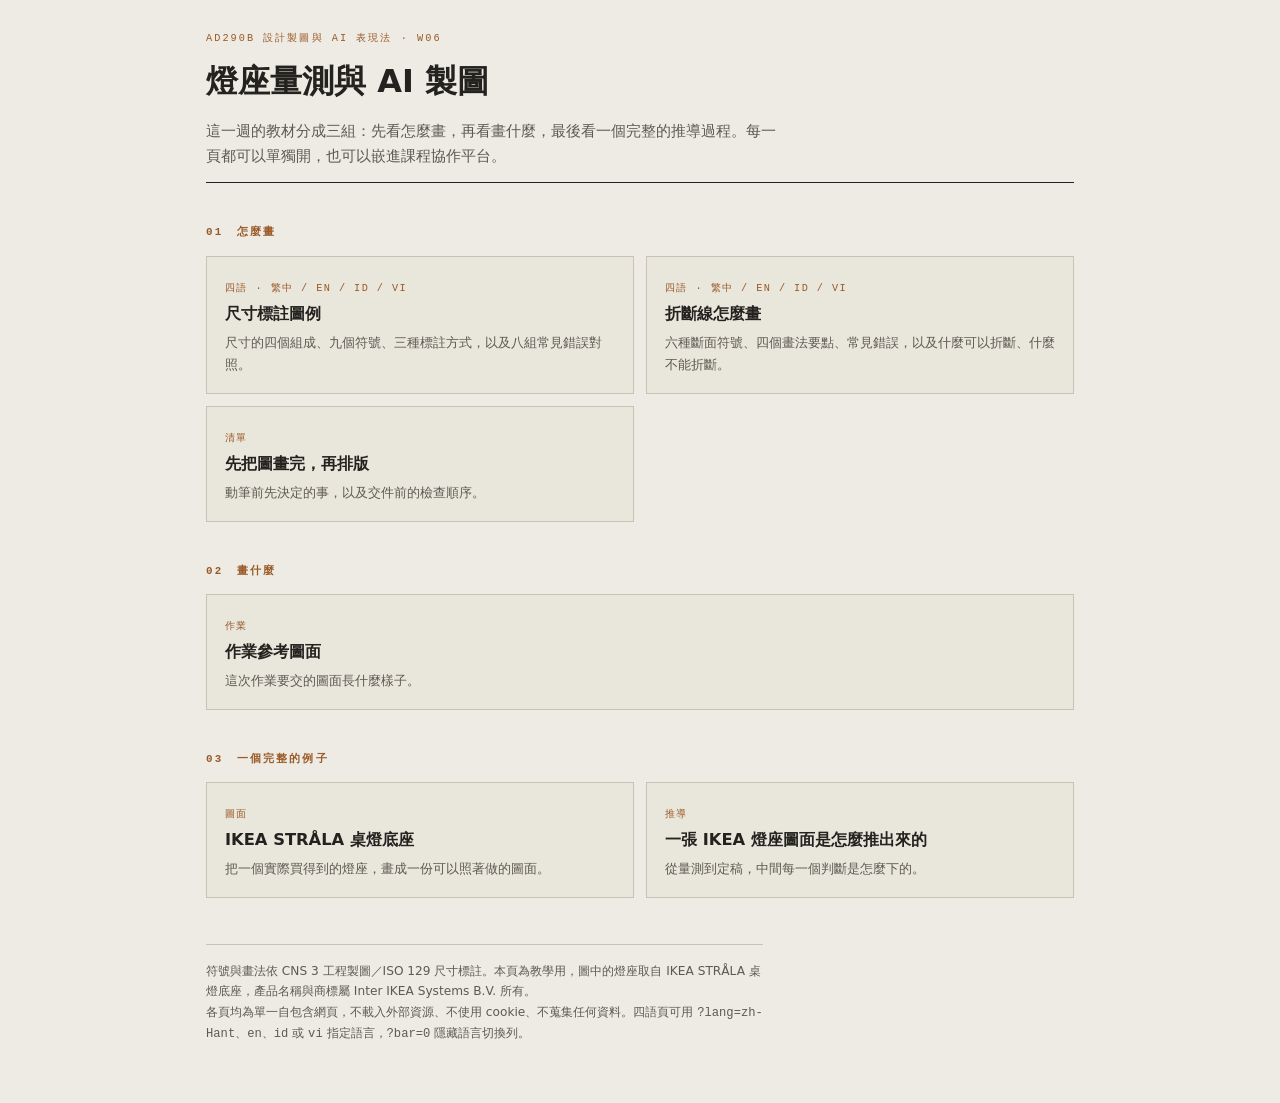
<file: w06/index.html>
<!doctype html><html lang="zh-Hant"><head><meta charset="utf-8">
<meta name="viewport" content="width=device-width,initial-scale=1,viewport-fit=cover">
<title>W06 燈座量測與 AI 製圖｜AD290B 設計製圖與 AI 表現法</title>
<style>
:root{--desk:#edebe3;--rule:#c8c3b4;--ink:#23221f;--ink-soft:#5e5a52;--flag:#9a5a28;--cardbg:#e9e6dc;
 --f:"Noto Sans TC","Hiragino Sans","Microsoft JhengHei",system-ui,sans-serif;
 --m:ui-monospace,Menlo,Consolas,monospace;color-scheme:light}
@media (prefers-color-scheme:dark){:root:not([data-theme="light"]){
 --desk:#191815;--rule:#3f3c35;--ink:#eae7de;--ink-soft:#a39d90;--flag:#d9975c;--cardbg:#201e1a;color-scheme:dark}}
:root[data-theme="dark"]{--desk:#191815;--rule:#3f3c35;--ink:#eae7de;--ink-soft:#a39d90;--flag:#d9975c;--cardbg:#201e1a;color-scheme:dark}
*{box-sizing:border-box}
body{margin:0;background:var(--desk);color:var(--ink);font-family:var(--f);line-height:1.68}
.wrap{max-width:900px;margin:0 auto;padding:30px max(16px,env(safe-area-inset-left,0px)) 60px}
.stamp{font-family:var(--m);font-size:.64rem;letter-spacing:.2em;text-transform:uppercase;color:var(--flag);margin:0 0 8px}
h1{font-size:clamp(1.4rem,1.05rem + 1.5vw,2rem);margin:0;font-weight:700}
header{border-bottom:1.5px solid var(--ink);padding-bottom:14px}
header p{margin:10px 0 0;color:var(--ink-soft);font-size:.92rem;max-width:62ch}
h2{font-size:.68rem;letter-spacing:.2em;text-transform:uppercase;color:var(--flag);font-family:var(--m);font-weight:600;margin:40px 0 14px}
ul{list-style:none;margin:0;padding:0;display:grid;gap:12px;grid-template-columns:repeat(auto-fit,minmax(300px,1fr))}
a.card{display:block;background:var(--cardbg);border:1px solid var(--rule);padding:16px 18px;text-decoration:none;color:inherit}
a.card:hover{border-color:var(--flag)}
a.card b{display:block;font-size:1.02rem}
a.card span{display:block;font-size:.84rem;color:var(--ink-soft);margin-top:5px}
a.card em{font-style:normal;font-family:var(--m);font-size:.64rem;letter-spacing:.14em;color:var(--flag);text-transform:uppercase}
footer{margin-top:46px;padding-top:16px;border-top:1px solid var(--rule);font-size:.76rem;color:var(--ink-soft);max-width:72ch}
</style></head><body><div class="wrap">
<header>
 <p class="stamp">AD290B 設計製圖與 AI 表現法 · W06</p>
 <h1>燈座量測與 AI 製圖</h1>
 <p>這一週的教材分成三組：先看怎麼畫，再看畫什麼，最後看一個完整的推導過程。每一頁都可以單獨開，也可以嵌進課程協作平台。</p>
</header>

<h2>01　怎麼畫</h2>
<ul>
 <li><a class="card" href="dimensioning-examples/"><em>四語 · 繁中 / EN / ID / VI</em><b>尺寸標註圖例</b><span>尺寸的四個組成、九個符號、三種標註方式，以及八組常見錯誤對照。</span></a></li>
 <li><a class="card" href="break-lines/"><em>四語 · 繁中 / EN / ID / VI</em><b>折斷線怎麼畫</b><span>六種斷面符號、四個畫法要點、常見錯誤，以及什麼可以折斷、什麼不能折斷。</span></a></li>
 <li><a class="card" href="drawing-checklist/"><em>清單</em><b>先把圖畫完，再排版</b><span>動筆前先決定的事，以及交件前的檢查順序。</span></a></li>
</ul>

<h2>02　畫什麼</h2>
<ul>
 <li><a class="card" href="assignment-reference/"><em>作業</em><b>作業參考圖面</b><span>這次作業要交的圖面長什麼樣子。</span></a></li>
</ul>

<h2>03　一個完整的例子</h2>
<ul>
 <li><a class="card" href="strala-base-drawing/"><em>圖面</em><b>IKEA STRÅLA 桌燈底座</b><span>把一個實際買得到的燈座，畫成一份可以照著做的圖面。</span></a></li>
 <li><a class="card" href="strala-derivation/"><em>推導</em><b>一張 IKEA 燈座圖面是怎麼推出來的</b><span>從量測到定稿，中間每一個判斷是怎麼下的。</span></a></li>
</ul>

<footer>
符號與畫法依 CNS 3 工程製圖／ISO 129 尺寸標註。本頁為教學用，圖中的燈座取自 IKEA STRÅLA 桌燈底座，產品名稱與商標屬 Inter IKEA Systems B.V. 所有。<br>
各頁均為單一自包含網頁，不載入外部資源、不使用 cookie、不蒐集任何資料。四語頁可用 <code>?lang=zh-Hant</code>、<code>en</code>、<code>id</code> 或 <code>vi</code> 指定語言，<code>?bar=0</code> 隱藏語言切換列。
</footer>
</div></body></html>
</file>
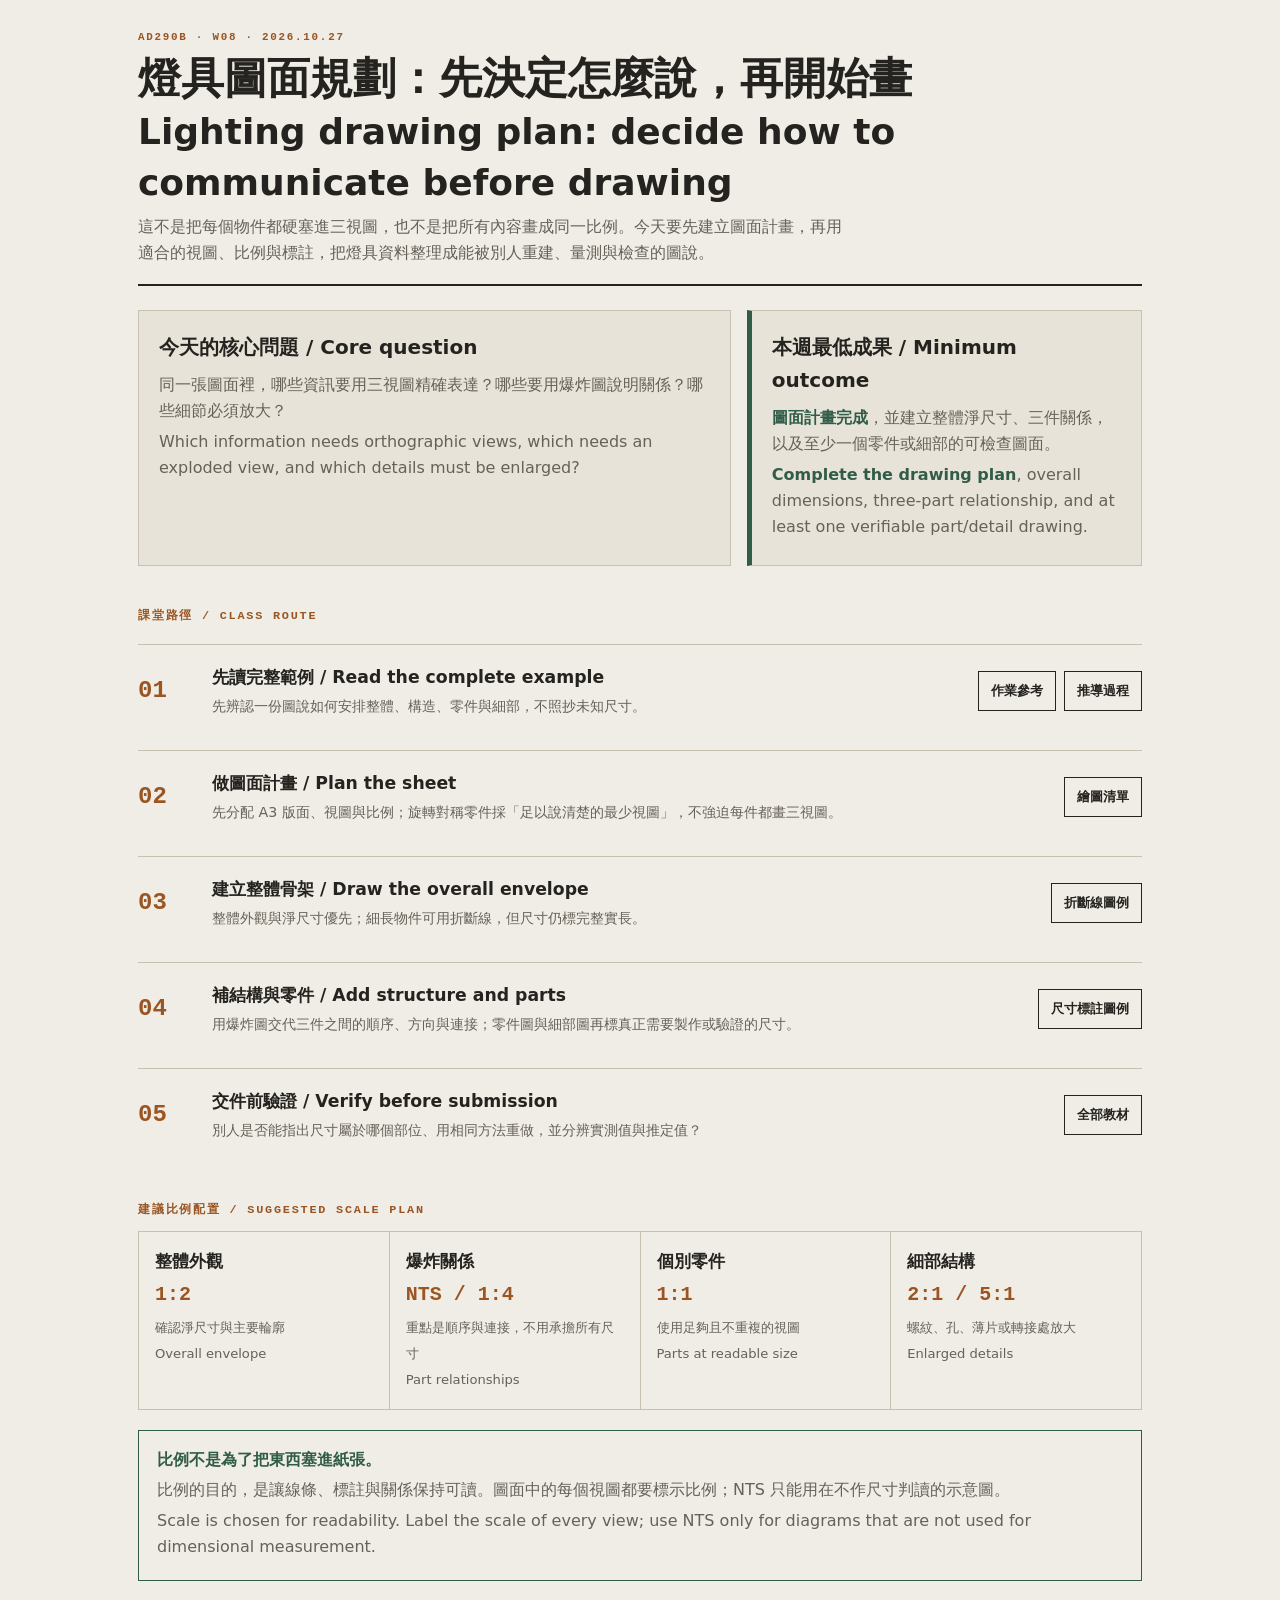
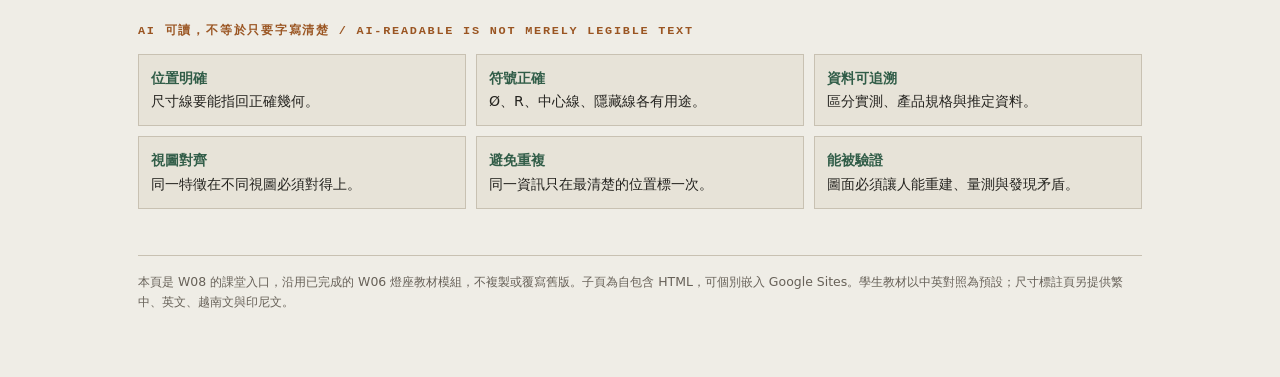
<file: w08/index.html>
<!doctype html>
<html lang="zh-Hant">
<head>
<meta charset="utf-8">
<meta name="viewport" content="width=device-width,initial-scale=1,viewport-fit=cover">
<title>W08 燈具圖面規劃｜AD290B 設計製圖與 AI 表現法</title>
<style>
:root{--paper:#efede6;--card:#e7e3d8;--ink:#24231f;--soft:#676158;--rule:#c8c1b2;--accent:#9a5522;--green:#315d48;--white:#fff;
 --sans:"Noto Sans TC","PingFang TC","Microsoft JhengHei",system-ui,sans-serif;--mono:ui-monospace,Menlo,Consolas,monospace;color-scheme:light}
@media(prefers-color-scheme:dark){:root:not([data-theme="light"]){--paper:#1a1916;--card:#23211c;--ink:#eeeae0;--soft:#aaa296;--rule:#464138;--accent:#e09a61;--green:#7fb79a;color-scheme:dark}}
*{box-sizing:border-box}html{scroll-behavior:smooth}body{margin:0;background:var(--paper);color:var(--ink);font-family:var(--sans);line-height:1.65}
.wrap{max-width:1040px;margin:auto;padding:30px max(18px,env(safe-area-inset-left)) 64px}.eyebrow{font:600 .68rem/1.4 var(--mono);letter-spacing:.16em;text-transform:uppercase;color:var(--accent)}
header{border-bottom:2px solid var(--ink);padding-bottom:18px}h1{font-size:clamp(1.75rem,1.25rem + 2vw,2.7rem);line-height:1.18;margin:8px 0}.lead{max-width:72ch;color:var(--soft);margin:0;font-size:.98rem}
.goal{display:grid;grid-template-columns:1.2fr .8fr;gap:16px;margin:24px 0}.panel{border:1px solid var(--rule);background:var(--card);padding:20px}.panel h2{margin:0 0 8px;font-size:1.25rem}.panel p{margin:4px 0;color:var(--soft)}
.finish{border-left:5px solid var(--green)}.finish strong{color:var(--green)}
.flow{counter-reset:step;display:grid;gap:14px;margin:20px 0 0}.step{counter-increment:step;display:grid;grid-template-columns:58px minmax(0,1fr) auto;gap:16px;align-items:center;border-top:1px solid var(--rule);padding:18px 0}.step:before{content:counter(step,decimal-leading-zero);font:700 1.5rem/1 var(--mono);color:var(--accent)}
.step h3{margin:0;font-size:1.08rem}.step p{margin:3px 0 0;color:var(--soft);font-size:.89rem}.actions{display:flex;flex-wrap:wrap;gap:8px;justify-content:flex-end}.button{display:inline-block;border:1px solid var(--ink);padding:8px 12px;color:var(--ink);text-decoration:none;font-weight:700;font-size:.82rem;background:transparent}.button:hover,.button:focus{background:var(--ink);color:var(--paper)}
h2.section{margin:42px 0 12px;font:650 .74rem/1.4 var(--mono);letter-spacing:.15em;text-transform:uppercase;color:var(--accent)}
.scales{display:grid;grid-template-columns:repeat(4,minmax(0,1fr));border-top:1px solid var(--rule);border-left:1px solid var(--rule)}.scale{padding:16px;border-right:1px solid var(--rule);border-bottom:1px solid var(--rule)}.scale b{display:block;font-size:1.05rem}.scale em{display:block;color:var(--accent);font:700 1.25rem/1.4 var(--mono);font-style:normal;margin:5px 0}.scale span{font-size:.82rem;color:var(--soft)}
.rulebox{margin-top:20px;border:1px solid var(--green);padding:16px 18px}.rulebox b{color:var(--green)}.rulebox p{margin:4px 0;color:var(--soft)}
.check{display:grid;grid-template-columns:repeat(3,minmax(0,1fr));gap:10px;margin-top:14px}.check span{border:1px solid var(--rule);padding:12px;background:var(--card);font-size:.88rem}.check b{color:var(--green)}
footer{border-top:1px solid var(--rule);margin-top:46px;padding-top:16px;color:var(--soft);font-size:.78rem}code{font-family:var(--mono)}
@media(max-width:760px){.goal{grid-template-columns:1fr}.step{grid-template-columns:42px minmax(0,1fr)}.actions{grid-column:2;justify-content:flex-start}.scales{grid-template-columns:1fr 1fr}.check{grid-template-columns:1fr}}
@media(max-width:440px){.scales{grid-template-columns:1fr}}
</style>
</head>
<body><main class="wrap">
<header>
 <div class="eyebrow">AD290B · W08 · 2026.10.27</div>
 <h1>燈具圖面規劃：先決定怎麼說，再開始畫<br><small>Lighting drawing plan: decide how to communicate before drawing</small></h1>
 <p class="lead">這不是把每個物件都硬塞進三視圖，也不是把所有內容畫成同一比例。今天要先建立圖面計畫，再用適合的視圖、比例與標註，把燈具資料整理成能被別人重建、量測與檢查的圖說。</p>
</header>

<section class="goal">
 <div class="panel">
  <h2>今天的核心問題 / Core question</h2>
  <p>同一張圖面裡，哪些資訊要用三視圖精確表達？哪些要用爆炸圖說明關係？哪些細節必須放大？</p>
  <p>Which information needs orthographic views, which needs an exploded view, and which details must be enlarged?</p>
 </div>
 <div class="panel finish">
  <h2>本週最低成果 / Minimum outcome</h2>
  <p><strong>圖面計畫完成</strong>，並建立整體淨尺寸、三件關係，以及至少一個零件或細部的可檢查圖面。</p>
  <p><strong>Complete the drawing plan</strong>, overall dimensions, three-part relationship, and at least one verifiable part/detail drawing.</p>
 </div>
</section>

<h2 class="section">課堂路徑 / Class route</h2>
<div class="flow">
 <article class="step">
  <div><h3>先讀完整範例 / Read the complete example</h3><p>先辨認一份圖說如何安排整體、構造、零件與細部，不照抄未知尺寸。</p></div>
  <div class="actions"><a class="button" href="../w06/assignment-reference/">作業參考</a><a class="button" href="../w06/strala-derivation/">推導過程</a></div>
 </article>
 <article class="step">
  <div><h3>做圖面計畫 / Plan the sheet</h3><p>先分配 A3 版面、視圖與比例；旋轉對稱零件採「足以說清楚的最少視圖」，不強迫每件都畫三視圖。</p></div>
  <div class="actions"><a class="button" href="../w06/drawing-checklist/">繪圖清單</a></div>
 </article>
 <article class="step">
  <div><h3>建立整體骨架 / Draw the overall envelope</h3><p>整體外觀與淨尺寸優先；細長物件可用折斷線，但尺寸仍標完整實長。</p></div>
  <div class="actions"><a class="button" href="../w06/break-lines/">折斷線圖例</a></div>
 </article>
 <article class="step">
  <div><h3>補結構與零件 / Add structure and parts</h3><p>用爆炸圖交代三件之間的順序、方向與連接；零件圖與細部圖再標真正需要製作或驗證的尺寸。</p></div>
  <div class="actions"><a class="button" href="../w06/dimensioning-examples/?lang=zh-Hant">尺寸標註圖例</a></div>
 </article>
 <article class="step">
  <div><h3>交件前驗證 / Verify before submission</h3><p>別人是否能指出尺寸屬於哪個部位、用相同方法重做，並分辨實測值與推定值？</p></div>
  <div class="actions"><a class="button" href="../w06/">全部教材</a></div>
 </article>
</div>

<h2 class="section">建議比例配置 / Suggested scale plan</h2>
<div class="scales">
 <div class="scale"><b>整體外觀</b><em>1:2</em><span>確認淨尺寸與主要輪廓<br>Overall envelope</span></div>
 <div class="scale"><b>爆炸關係</b><em>NTS / 1:4</em><span>重點是順序與連接，不用承擔所有尺寸<br>Part relationships</span></div>
 <div class="scale"><b>個別零件</b><em>1:1</em><span>使用足夠且不重複的視圖<br>Parts at readable size</span></div>
 <div class="scale"><b>細部結構</b><em>2:1 / 5:1</em><span>螺紋、孔、薄片或轉接處放大<br>Enlarged details</span></div>
</div>
<div class="rulebox"><b>比例不是為了把東西塞進紙張。</b><p>比例的目的，是讓線條、標註與關係保持可讀。圖面中的每個視圖都要標示比例；NTS 只能用在不作尺寸判讀的示意圖。</p><p>Scale is chosen for readability. Label the scale of every view; use NTS only for diagrams that are not used for dimensional measurement.</p></div>

<h2 class="section">AI 可讀，不等於只要字寫清楚 / AI-readable is not merely legible text</h2>
<div class="check">
 <span><b>位置明確</b><br>尺寸線要能指回正確幾何。</span>
 <span><b>符號正確</b><br>Ø、R、中心線、隱藏線各有用途。</span>
 <span><b>資料可追溯</b><br>區分實測、產品規格與推定資料。</span>
 <span><b>視圖對齊</b><br>同一特徵在不同視圖必須對得上。</span>
 <span><b>避免重複</b><br>同一資訊只在最清楚的位置標一次。</span>
 <span><b>能被驗證</b><br>圖面必須讓人能重建、量測與發現矛盾。</span>
</div>

<footer>本頁是 W08 的課堂入口，沿用已完成的 W06 燈座教材模組，不複製或覆寫舊版。子頁為自包含 HTML，可個別嵌入 Google Sites。學生教材以中英對照為預設；尺寸標註頁另提供繁中、英文、越南文與印尼文。</footer>
</main></body></html>
</file>
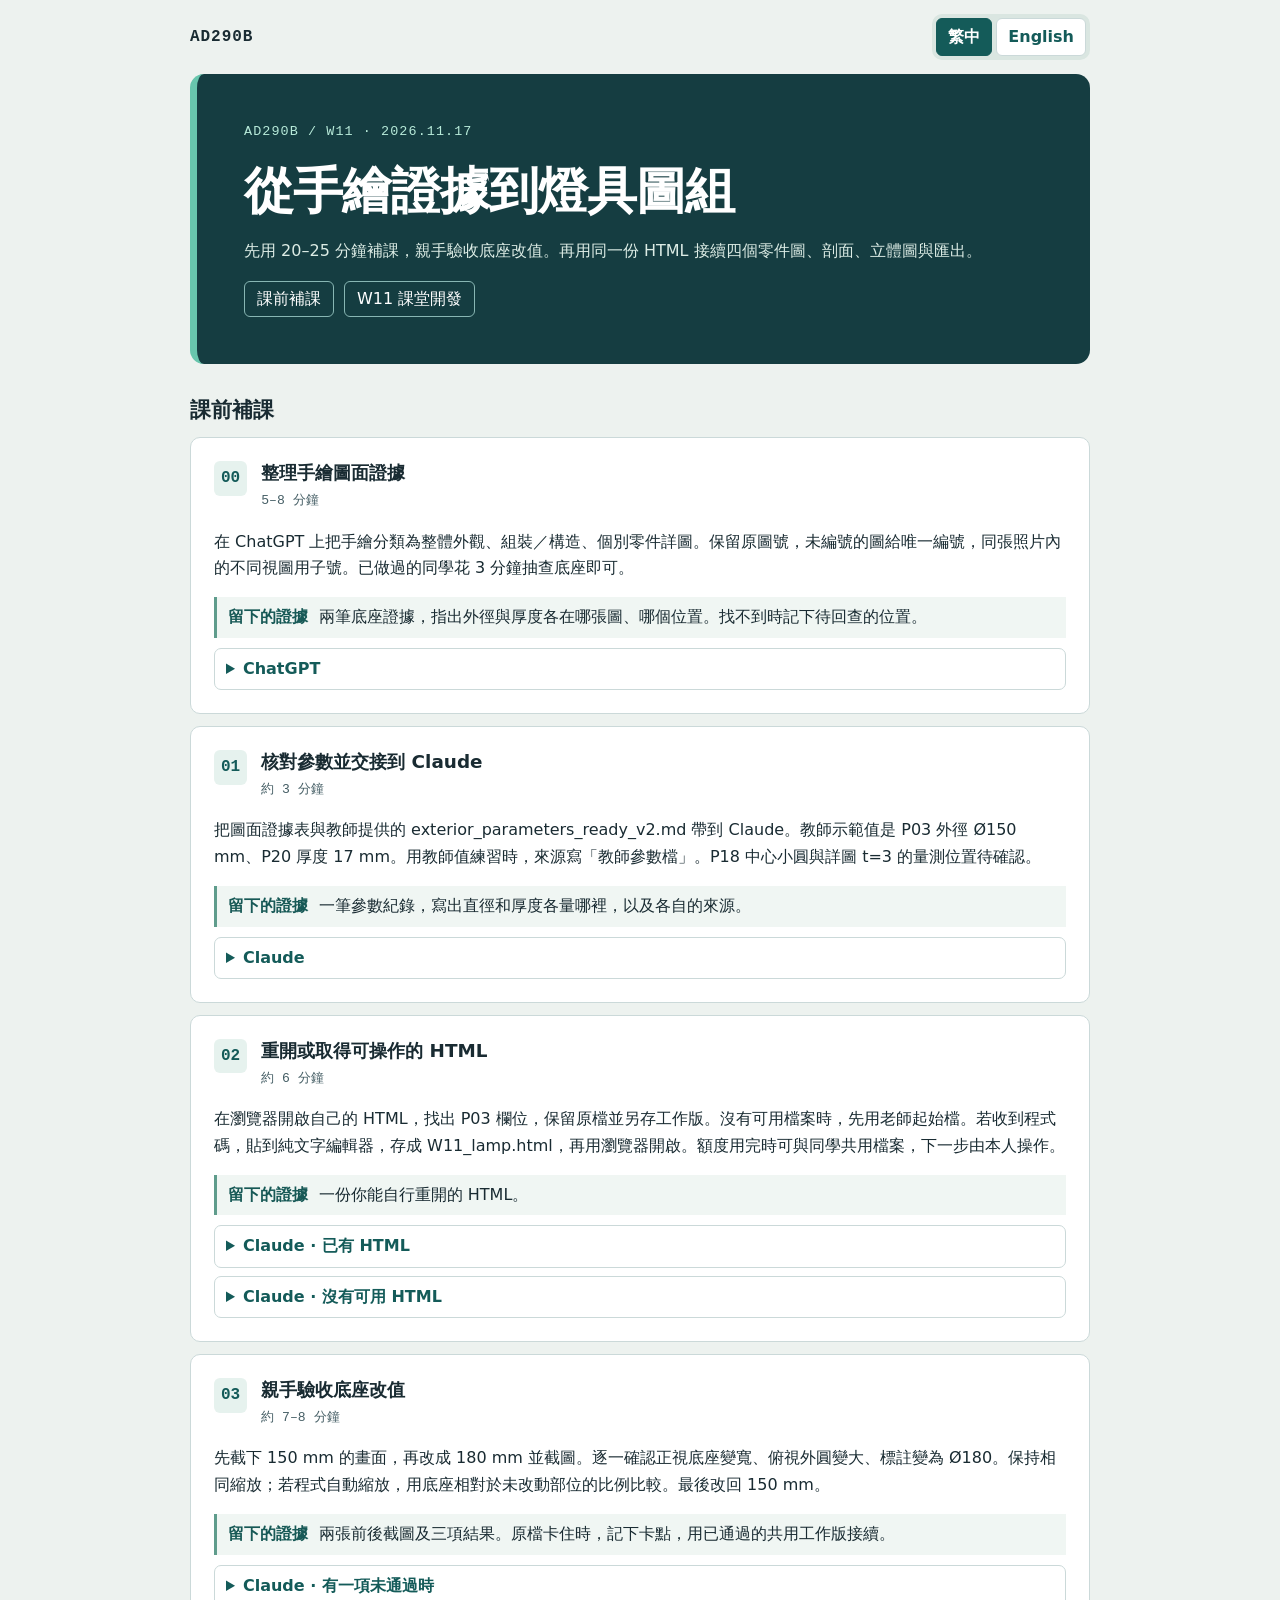
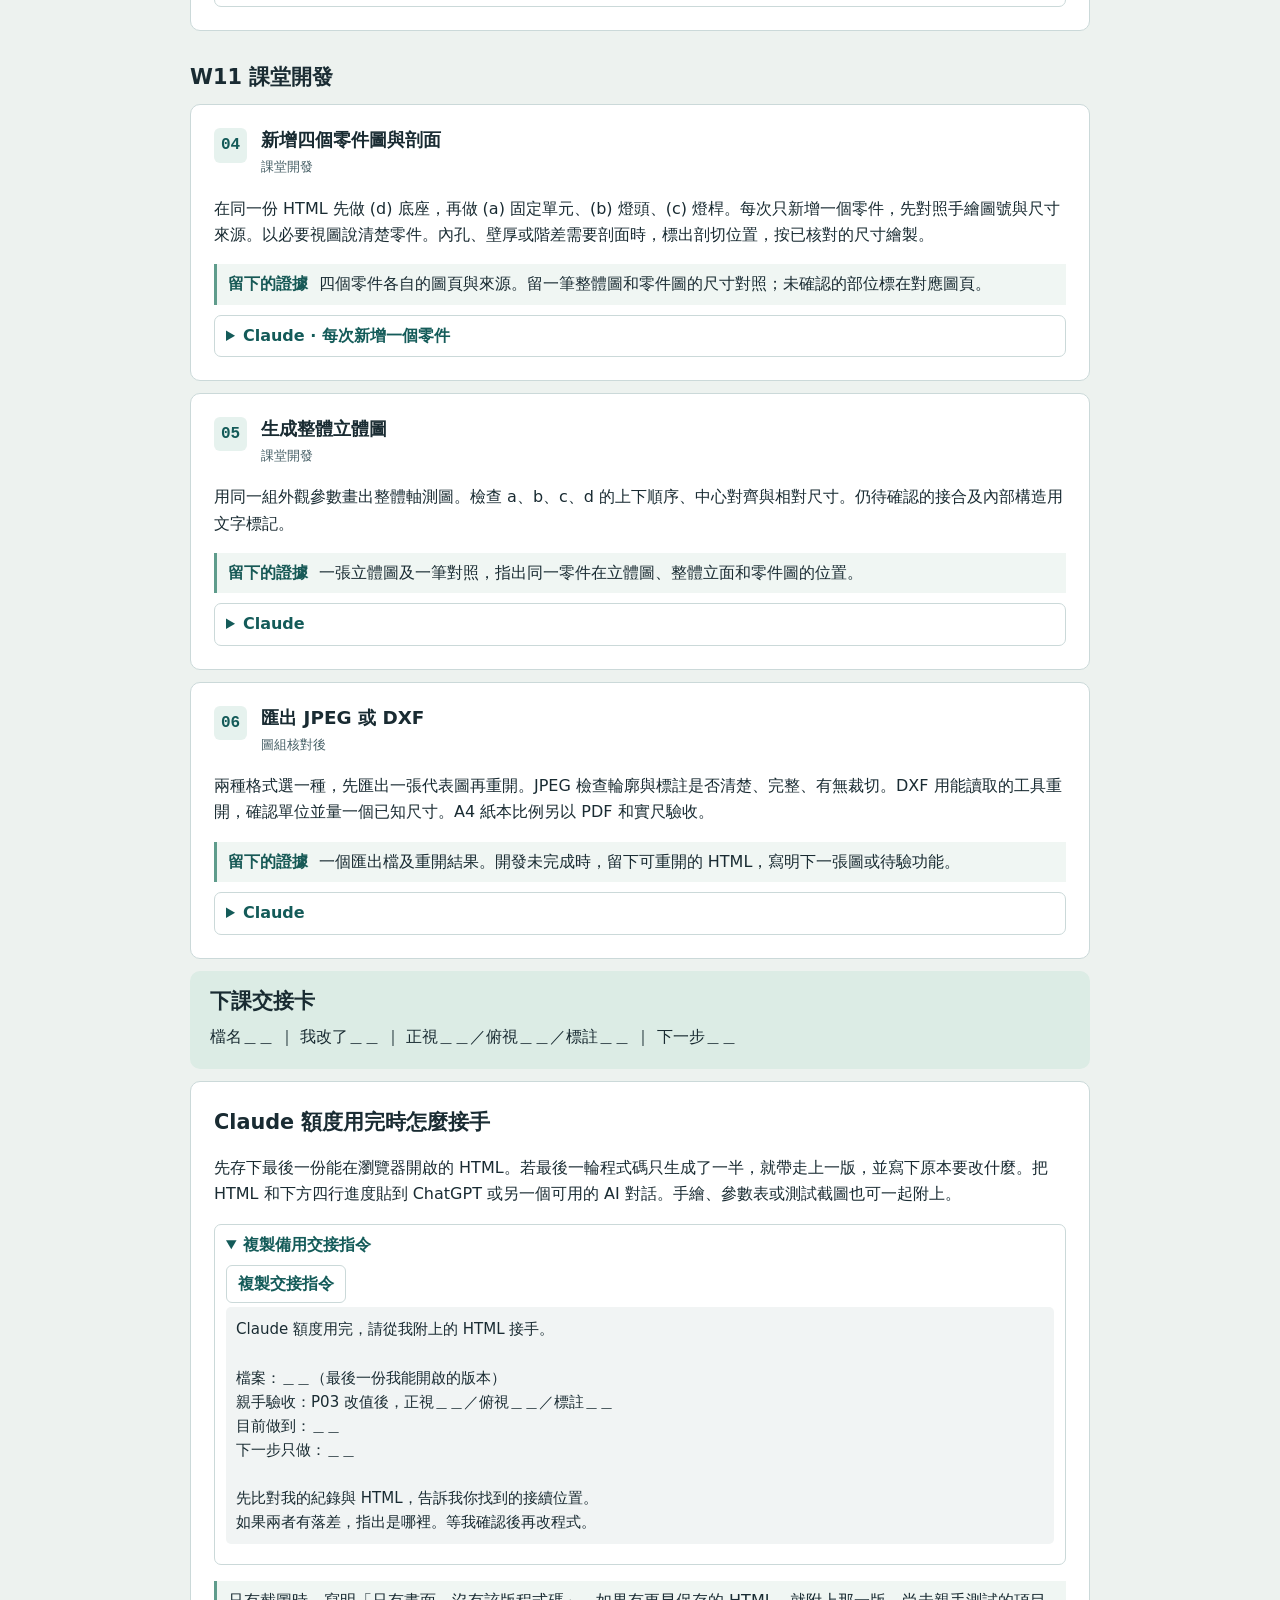
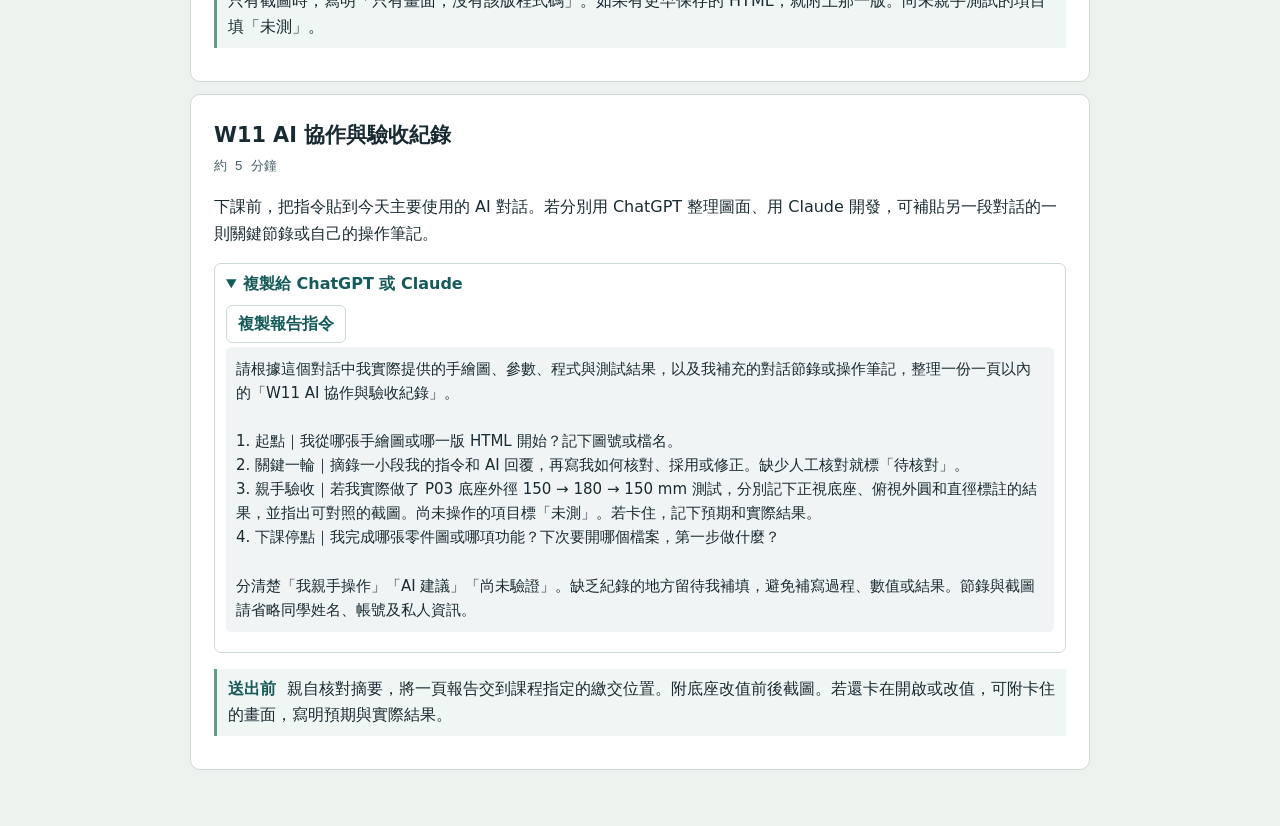
<file: w11/index.html>
<!doctype html>
<html lang="zh-Hant">
<head>
<meta charset="utf-8">
<meta name="viewport" content="width=device-width,initial-scale=1">
<title>AD290B W11｜從手繪證據到燈具圖組</title>
<style>
:root{color-scheme:light;--ink:#192b32;--muted:#455e65;--line:#cbd9d9;--bg:#edf2ef;--paper:#fff;--accent:#145b59;--tint:#e6f2ee}
*{box-sizing:border-box} [hidden]{display:none!important} body{margin:0;background:var(--bg);color:var(--ink);font:16px/1.65 system-ui,"PingFang TC","Noto Sans TC",sans-serif}
.shell{width:min(100% - 32px,900px);margin:0 auto;padding-bottom:44px}.top{display:flex;align-items:center;justify-content:space-between;gap:12px;padding:14px 0}.course,.eyebrow,.number,.time{font-family:"IBM Plex Mono",ui-monospace,monospace}.course{font-weight:760;letter-spacing:.06em}.switch{display:flex;gap:4px;background:#dae6e1;border-radius:10px;padding:4px}
button{font:inherit;font-weight:650;background:#fff;color:var(--accent);border:1px solid var(--line);border-radius:6px;padding:5px 11px;cursor:pointer}button[aria-pressed=true]{background:var(--accent);color:white;border-color:var(--accent)}:focus-visible{outline:3px solid #c26b25;outline-offset:3px}
.hero{background:#153d41;color:white;border-radius:14px;padding:clamp(20px,5vw,47px);border-left:7px solid #68c6ad}.eyebrow{color:#b7ead9;letter-spacing:.08em;font-size:.84rem}.hero h1{font-size:clamp(1.85rem,5vw,3.15rem);line-height:1.18;letter-spacing:-.02em;margin:.35em 0}.hero p{color:#dcece5;max-width:48em;margin:.6em 0 1em}.hero nav{display:flex;gap:10px;flex-wrap:wrap}.hero a{color:white;border:1px solid #88b6b3;border-radius:6px;padding:4px 12px;text-decoration:none}.hero a:hover{text-decoration:underline}
h2{font-size:1.3rem;margin:29px 0 10px}article{background:var(--paper);border:1px solid var(--line);border-radius:10px;padding:clamp(14px,3vw,23px);margin-bottom:12px}.step{display:flex;gap:14px;align-items:flex-start}h3{margin:0;font-size:1.15rem;line-height:1.35}.number{color:var(--accent);background:var(--tint);border-radius:6px;padding:4px 7px;font-weight:750}.time{color:var(--muted);font-size:.82rem}.proof{border-left:3px solid #5f9c8c;padding:7px 11px;background:#f0f6f3;margin-bottom:10px}.proof strong{color:#175956;margin-right:.35em}
details{border:1px solid var(--line);border-radius:7px;margin-top:8px}summary{cursor:pointer;padding:7px 11px;font-weight:650;color:var(--accent)}.prompt{padding:0 11px 10px}pre{font:inherit;font-size:.94rem;line-height:1.6;white-space:pre-wrap;overflow-wrap:anywhere;margin:4px 0 10px;padding:10px;background:#f1f4f4;border-radius:5px} [role=status]{margin-left:.55rem;font-size:.9rem;color:var(--accent)}aside{background:#dcece5;padding:13px 20px;border-radius:10px}aside h2{margin:0}aside p{margin:.35em 0;overflow-wrap:anywhere}
</style>
</head>
<body><div class="shell">
<div class="top"><div class="course">AD290B</div><div class="switch" role="group" aria-label="語言 / Language">
<button type="button" data-lang="zh-Hant" aria-pressed="true">繁中</button><button type="button" data-lang="en" aria-pressed="false">English</button>
</div></div>
<main id="content-zh-Hant" lang="zh-Hant" >
    <div class="hero"><div class="eyebrow">AD290B / W11 · 2026.11.17</div><h1>從手繪證據到燈具圖組</h1><p>先用 20–25 分鐘補課，親手驗收底座改值。再用同一份 HTML 接續四個零件圖、剖面、立體圖與匯出。</p><nav aria-label="頁內導覽"><a href="#zh-Hant-start">課前補課</a><a href="#zh-Hant-studio">W11 課堂開發</a></nav></div>
    <h2 id="zh-Hant-start">課前補課</h2><article id="zh-Hant-0"><header class="step"><span class="number">00</span><div><h3>整理手繪圖面證據</h3><span class="time">5–8 分鐘</span></div></header><p>在 ChatGPT 上把手繪分類為整體外觀、組裝／構造、個別零件詳圖。保留原圖號，未編號的圖給唯一編號，同張照片內的不同視圖用子號。已做過的同學花 3 分鐘抽查底座即可。</p><p class="proof"><strong>留下的證據</strong> 兩筆底座證據，指出外徑與厚度各在哪張圖、哪個位置。找不到時記下待回查的位置。</p><details><summary>ChatGPT</summary><div class="prompt"><pre>這是我的燈具手繪圖。保留我原本的圖號，將圖面分成整體外觀、組裝／構造、個別零件詳圖。同張照片有多個視圖時，分別列出。先做底座 (d)，用表格列出圖號、視圖、標註位置、直接可見的文字或尺寸、你的解讀與待核對事項。將直接證據與推論分開，看不清楚就標待確認，等我核對後再整理成參數。</pre><button type="button" data-copy>複製指令</button><span role="status"></span></div></details></article><article id="zh-Hant-1"><header class="step"><span class="number">01</span><div><h3>核對參數並交接到 Claude</h3><span class="time">約 3 分鐘</span></div></header><p>把圖面證據表與教師提供的 exterior_parameters_ready_v2.md 帶到 Claude。教師示範值是 P03 外徑 Ø150 mm、P20 厚度 17 mm。用教師值練習時，來源寫「教師參數檔」。P18 中心小圓與詳圖 t=3 的量測位置待確認。</p><p class="proof"><strong>留下的證據</strong> 一筆參數紀錄，寫出直徑和厚度各量哪裡，以及各自的來源。</p><details><summary>Claude</summary><div class="prompt"><pre>請對照我附上的圖面證據表與 exterior_parameters_ready_v2.md，列出 P03、P20、P18 的數值、單位、狀態和來源。說明 t=3 還需要回查哪個部位。把教師給定資料和學生手繪可見證據分開，未知值留空。先問我 P03 和 P20 分別量哪裡，等我回覆再進到程式。</pre><button type="button" data-copy>複製指令</button><span role="status"></span></div></details></article><article id="zh-Hant-2"><header class="step"><span class="number">02</span><div><h3>重開或取得可操作的 HTML</h3><span class="time">約 6 分鐘</span></div></header><p>在瀏覽器開啟自己的 HTML，找出 P03 欄位，保留原檔並另存工作版。沒有可用檔案時，先用老師起始檔。若收到程式碼，貼到純文字編輯器，存成 W11_lamp.html，再用瀏覽器開啟。額度用完時可與同學共用檔案，下一步由本人操作。</p><p class="proof"><strong>留下的證據</strong> 一份你能自行重開的 HTML。</p><details><summary>Claude · 已有 HTML</summary><div class="prompt"><pre>這是我的 HTML 和參數檔。指出如何找到 P03 輸入欄。若欄位、輪廓或標註未接通，只修對應的部分。讓正視底座寬度、俯視外圓和直徑標註共用 P03，初始 150 mm。厚度維持 P20 = 17 mm。給我可另存的完整單檔 HTML，或直接貼出完整程式碼。</pre><button type="button" data-copy>複製指令</button><span role="status"></span></div></details><details><summary>Claude · 沒有可用 HTML</summary><div class="prompt"><pre>請提供可離線開啟的單檔 HTML 練習版，包含底座正視、俯視、P03 外徑輸入與標註。初始外徑 150 mm、厚度 17 mm。兩個視圖的底座外輪廓和直徑標註使用同一個 P03，採固定顯示比例。未知的內部特徵列為待確認。請直接在聊天貼完整 HTML 程式碼與開啟方法。</pre><button type="button" data-copy>複製指令</button><span role="status"></span></div></details></article><article id="zh-Hant-3"><header class="step"><span class="number">03</span><div><h3>親手驗收底座改值</h3><span class="time">約 7–8 分鐘</span></div></header><p>先截下 150 mm 的畫面，再改成 180 mm 並截圖。逐一確認正視底座變寬、俯視外圓變大、標註變為 Ø180。保持相同縮放；若程式自動縮放，用底座相對於未改動部位的比例比較。最後改回 150 mm。</p><p class="proof"><strong>留下的證據</strong> 兩張前後截圖及三項結果。原檔卡住時，記下卡點，用已通過的共用工作版接續。</p><details><summary>Claude · 有一項未通過時</summary><div class="prompt"><pre>我親手測了 P03：150 → 180 → 150 mm。正視底座：＿＿。俯視外圓：＿＿。直徑標註：＿＿。附上我的 HTML 和前後畫面，請定位哪一處仍未連動，只修該處，並告訴我如何重做同一個測試。</pre><button type="button" data-copy>複製指令</button><span role="status"></span></div></details></article>
    <h2 id="zh-Hant-studio">W11 課堂開發</h2><article id="zh-Hant-4"><header class="step"><span class="number">04</span><div><h3>新增四個零件圖與剖面</h3><span class="time">課堂開發</span></div></header><p>在同一份 HTML 先做 (d) 底座，再做 (a) 固定單元、(b) 燈頭、(c) 燈桿。每次只新增一個零件，先對照手繪圖號與尺寸來源。以必要視圖說清楚零件。內孔、壁厚或階差需要剖面時，標出剖切位置，按已核對的尺寸繪製。</p><p class="proof"><strong>留下的證據</strong> 四個零件各自的圖頁與來源。留一筆整體圖和零件圖的尺寸對照；未確認的部位標在對應圖頁。</p><details><summary>Claude · 每次新增一個零件</summary><div class="prompt"><pre>這是已驗收的 HTML、參數檔和本次零件手繪。請在同一份 HTML 新增零件＿＿的圖面，保留原有視圖與改值功能。先列出尺寸、圖號、來源及待確認項目，等我核對後再畫。按需要畫俯視、立面、細部或剖面。剖面要標剖切位置，未知尺寸標待確認。同一尺寸沿用同一參數。告訴我如何與手繪及整體圖交叉驗收。</pre><button type="button" data-copy>複製指令</button><span role="status"></span></div></details></article><article id="zh-Hant-5"><header class="step"><span class="number">05</span><div><h3>生成整體立體圖</h3><span class="time">課堂開發</span></div></header><p>用同一組外觀參數畫出整體軸測圖。檢查 a、b、c、d 的上下順序、中心對齊與相對尺寸。仍待確認的接合及內部構造用文字標記。</p><p class="proof"><strong>留下的證據</strong> 一張立體圖及一筆對照，指出同一零件在立體圖、整體立面和零件圖的位置。</p><details><summary>Claude</summary><div class="prompt"><pre>請在這份 HTML 新增整體軸測圖，沿用 a、b、c、d 的外觀參數、上下順序與中心對齊關係。未確認的接合和內部構造標待確認。列出三個我可以用整體正視、俯視和零件圖交叉核對的地方。</pre><button type="button" data-copy>複製指令</button><span role="status"></span></div></details></article><article id="zh-Hant-6"><header class="step"><span class="number">06</span><div><h3>匯出 JPEG 或 DXF</h3><span class="time">圖組核對後</span></div></header><p>兩種格式選一種，先匯出一張代表圖再重開。JPEG 檢查輪廓與標註是否清楚、完整、有無裁切。DXF 用能讀取的工具重開，確認單位並量一個已知尺寸。A4 紙本比例另以 PDF 和實尺驗收。</p><p class="proof"><strong>留下的證據</strong> 一個匯出檔及重開結果。開發未完成時，留下可重開的 HTML，寫明下一張圖或待驗功能。</p><details><summary>Claude</summary><div class="prompt"><pre>請在同一份 HTML 加入＿＿（JPEG 或 DXF）匯出，先讓我選一張圖，依目前參數匯出。說明如何重開檔案驗收。JPEG 要檢查輪廓和標註的清晰度與完整性；DXF 要說明匯出單位，並指定一個已知尺寸讓我重開後量測。</pre><button type="button" data-copy>複製指令</button><span role="status"></span></div></details></article><aside><h2>下課交接卡</h2><p>檔名＿＿ ｜ 我改了＿＿ ｜ 正視＿＿／俯視＿＿／標註＿＿ ｜ 下一步＿＿</p></aside>
<article id="zh-Hant-backup-handoff" aria-labelledby="zh-Hant-backup-handoff-title" style="margin-top:12px">
  <header class="step"><div><h2 id="zh-Hant-backup-handoff-title" style="margin:0">Claude 額度用完時怎麼接手</h2></div></header>
  <p>先存下最後一份能在瀏覽器開啟的 HTML。若最後一輪程式碼只生成了一半，就帶走上一版，並寫下原本要改什麼。把 HTML 和下方四行進度貼到 ChatGPT 或另一個可用的 AI 對話。手繪、參數表或測試截圖也可一起附上。</p>
  <details open>
    <summary>複製備用交接指令</summary>
    <div class="prompt">
      <button type="button" data-copy>複製交接指令</button><span role="status"></span>
      <pre>Claude 額度用完，請從我附上的 HTML 接手。

檔案：＿＿（最後一份我能開啟的版本）
親手驗收：P03 改值後，正視＿＿／俯視＿＿／標註＿＿
目前做到：＿＿
下一步只做：＿＿

先比對我的紀錄與 HTML，告訴我你找到的接續位置。
如果兩者有落差，指出是哪裡。等我確認後再改程式。</pre>
    </div>
  </details>
  <p class="proof">只有截圖時，寫明「只有畫面，沒有該版程式碼」。如果有更早保存的 HTML，就附上那一版。尚未親手測試的項目填「未測」。</p>
</article>
<article id="zh-Hant-report" aria-labelledby="zh-Hant-report-title" style="margin-top:12px">
  <header class="step"><div><h2 id="zh-Hant-report-title" style="margin:0">W11 AI 協作與驗收紀錄</h2><span class="time">約 5 分鐘</span></div></header>
  <p>下課前，把指令貼到今天主要使用的 AI 對話。若分別用 ChatGPT 整理圖面、用 Claude 開發，可補貼另一段對話的一則關鍵節錄或自己的操作筆記。</p>
  <details open>
    <summary>複製給 ChatGPT 或 Claude</summary>
    <div class="prompt">
      <button type="button" data-copy>複製報告指令</button><span role="status"></span>
      <pre>請根據這個對話中我實際提供的手繪圖、參數、程式與測試結果，以及我補充的對話節錄或操作筆記，整理一份一頁以內的「W11 AI 協作與驗收紀錄」。

1. 起點｜我從哪張手繪圖或哪一版 HTML 開始？記下圖號或檔名。
2. 關鍵一輪｜摘錄一小段我的指令和 AI 回覆，再寫我如何核對、採用或修正。缺少人工核對就標「待核對」。
3. 親手驗收｜若我實際做了 P03 底座外徑 150 → 180 → 150 mm 測試，分別記下正視底座、俯視外圓和直徑標註的結果，並指出可對照的截圖。尚未操作的項目標「未測」。若卡住，記下預期和實際結果。
4. 下課停點｜我完成哪張零件圖或哪項功能？下次要開哪個檔案，第一步做什麼？

分清楚「我親手操作」「AI 建議」「尚未驗證」。缺乏紀錄的地方留待我補填，避免補寫過程、數值或結果。節錄與截圖請省略同學姓名、帳號及私人資訊。</pre>
    </div>
  </details>
  <p class="proof"><strong>送出前</strong> 親自核對摘要，將一頁報告交到課程指定的繳交位置。附底座改值前後截圖。若還卡在開啟或改值，可附卡住的畫面，寫明預期與實際結果。</p>
</article></main><main id="content-en" lang="en" hidden>
    <div class="hero"><div class="eyebrow">AD290B / W11 · 2026.11.17</div><h1>From hand sketches to a lamp drawing set</h1><p>A 20–25 minute catch-up, then four part drawings, sections, an isometric view, and file export in the same HTML.</p><nav aria-label="Sections"><a href="#en-start">Catch-up</a><a href="#en-studio">W11 studio task</a></nav></div>
    <h2 id="en-start">Catch-up</h2><article id="en-0"><header class="step"><span class="number">00</span><div><h3>Organize sketch evidence</h3><span class="time">5–8 min</span></div></header><p>In ChatGPT, sort your hand sketches into overall exterior views, assembly or construction views, and part details. Keep existing drawing IDs. Assign a unique ID to each unnumbered drawing and sub-IDs to multiple views on one photo. If you already did this, spend 3 minutes checking the base evidence.</p><p class="proof"><strong>Keep</strong> Two base evidence entries, one for diameter and one for thickness. Record the drawing ID and annotation location or where you need to look next.</p><details><summary>ChatGPT</summary><div class="prompt"><pre>These are my hand sketches. Keep my drawing IDs and sort the drawings into overall exterior, assembly or construction, and part details. List multiple views on a photo separately. Start with the base (d). For each entry, list the drawing ID, view, annotation location, visible text or dimension, your interpretation, and what I need to check. Separate visible evidence from inference. Mark unclear details as pending and wait for my confirmation before turning evidence into parameters.</pre><button type="button" data-copy>Copy prompt</button><span role="status"></span></div></details></article><article id="en-1"><header class="step"><span class="number">01</span><div><h3>Verify the parameters and move to Claude</h3><span class="time">About 3 min</span></div></header><p>Bring the evidence table and exterior_parameters_ready_v2.md into Claude. The instructor’s demonstration uses P03 = Ø150 mm and P20 = 17 mm. If you use those values, cite the instructor’s parameter file. The P18 center circle and the measurement location of the t=3 detail are pending.</p><p class="proof"><strong>Keep</strong> A note explaining where the diameter and thickness are measured and where each value came from.</p><details><summary>Claude</summary><div class="prompt"><pre>Compare my evidence table with exterior_parameters_ready_v2.md. List the value, unit, status, and source for P03, P20, and P18. Explain which part of the t=3 detail still needs checking. Distinguish instructor-provided values from evidence visible in my sketches. Leave unknown values blank. Ask me where P03 and P20 are measured, then wait before moving to code.</pre><button type="button" data-copy>Copy prompt</button><span role="status"></span></div></details></article><article id="en-2"><header class="step"><span class="number">02</span><div><h3>Open a working HTML file</h3><span class="time">About 6 min</span></div></header><p>Open your HTML in a browser and find the P03 input. Keep your original and save a working copy. If you have no working file, start with the instructor’s file. If you receive code, paste it into a plain-text editor, save it as W11_lamp.html, and open it in your browser. If your usage limit runs out, share a working file with a classmate and perform the test yourself.</p><p class="proof"><strong>Keep</strong> An HTML file you can reopen yourself.</p><details><summary>Claude · I have HTML</summary><div class="prompt"><pre>Here are my HTML and parameter files. Show me where to edit P03. If the input, geometry, or label is disconnected, fix only that part. Use one P03 value, initially 150 mm, for the front-view base width, top-view outer circle, and diameter label. Keep P20 at 17 mm. Provide the complete standalone HTML as a file or as code in chat.</pre><button type="button" data-copy>Copy prompt</button><span role="status"></span></div></details><details><summary>Claude · I need a working file</summary><div class="prompt"><pre>Give me a single-file HTML practice version that opens offline. Include a front view, a top view, a P03 input, and a diameter label. Start at 150 mm diameter and 17 mm thickness. Use one P03 value for both outlines and the label, with a fixed display scale. List unknown internal details as pending. Provide the full HTML code in chat and tell me how to open it.</pre><button type="button" data-copy>Copy prompt</button><span role="status"></span></div></details></article><article id="en-3"><header class="step"><span class="number">03</span><div><h3>Test the base diameter yourself</h3><span class="time">About 7–8 min</span></div></header><p>Take a screenshot at 150 mm. Change P03 to 180 mm and take another. Check that the front-view base widens, the top-view outer circle grows, and the label reads Ø180. Keep the zoom constant. If the drawing rescales automatically, compare the base relative to an unchanged feature. Restore 150 mm.</p><p class="proof"><strong>Keep</strong> Two screenshots and the results of all three checks. If your file stalls, record the issue and continue with a working copy that passed.</p><details><summary>Claude · If a check fails</summary><div class="prompt"><pre>I tested P03 myself: 150 → 180 → 150 mm. Front-view base: ____. Top-view circle: ____. Diameter label: ____. Here are my HTML and screenshots. Find the link that is still missing, fix only that part, and tell me how to repeat the same test.</pre><button type="button" data-copy>Copy prompt</button><span role="status"></span></div></details></article>
    <h2 id="en-studio">W11 studio task</h2><article id="en-4"><header class="step"><span class="number">04</span><div><h3>Add four part drawings and sections</h3><span class="time">In class</span></div></header><p>In the same HTML, draw (d) the base, then (a) the mounting unit, (b) the lamp head, and (c) the stem. Add one part at a time. Start with the sketch ID and dimension sources. Use the views needed to explain each part. Add a section for a hole, wall thickness, or step when verified evidence supports it, and mark the cutting plane.</p><p class="proof"><strong>Keep</strong> Four part drawing pages and their sources. Keep one dimension check across the overall and part drawings. Mark pending details on the relevant drawing.</p><details><summary>Claude · One part at a time</summary><div class="prompt"><pre>Here are my tested HTML, parameter file, and sketch for this part. Add a drawing for part ____ in the same HTML and preserve the existing views and working inputs. First list the dimensions, drawing IDs, sources, and pending details. Wait for me to verify them. Then draw the top, front, detail, or sectional views the part needs. Mark the cutting plane and pending dimensions. Reuse shared parameters and tell me how to check the result against the sketch and overall drawing.</pre><button type="button" data-copy>Copy prompt</button><span role="status"></span></div></details></article><article id="en-5"><header class="step"><span class="number">05</span><div><h3>Create an overall isometric view</h3><span class="time">In class</span></div></header><p>Use the same exterior parameters to draw the overall isometric view. Check the order, center alignment, and relative sizes of a, b, c, and d. Mark unverified connections or internal features as pending.</p><p class="proof"><strong>Keep</strong> An isometric view and one cross-check locating the same part in the isometric, overall front, and part drawings.</p><details><summary>Claude</summary><div class="prompt"><pre>Add an overall isometric view to the same HTML. Reuse the exterior parameters for a, b, c, and d, including order and center alignment. Mark unverified connections and internal features as pending. Give me three details I can cross-check against the overall front and top views and the part drawings.</pre><button type="button" data-copy>Copy prompt</button><span role="status"></span></div></details></article><article id="en-6"><header class="step"><span class="number">06</span><div><h3>Export JPEG or DXF</h3><span class="time">After checking the drawing set</span></div></header><p>Pick one format. Export one representative drawing and reopen it. For JPEG, check that the outlines and labels are clear, complete, and uncropped. For DXF, reopen it in a compatible viewer, check the units, and measure one known dimension. Verify physical A4 print scale separately with PDF and a ruler.</p><p class="proof"><strong>Keep</strong> An export and its reopening check. If development is unfinished, keep working HTML and identify the next drawing or feature to test.</p><details><summary>Claude</summary><div class="prompt"><pre>Add ____ export (JPEG or DXF) to the same HTML. Let me pick a drawing and export it using the current parameters. Give me steps to reopen and check it. For JPEG, check legibility and cropping. For DXF, state the export units and give me a known dimension to measure after opening.</pre><button type="button" data-copy>Copy prompt</button><span role="status"></span></div></details></article><aside><h2>Handoff card</h2><p>File ____ · Parameter changed ____ · Front view ____ / Top view ____ / Label ____ · Next step ____</p></aside>
<article id="en-backup-handoff" aria-labelledby="en-backup-handoff-title" style="margin-top:12px">
  <header class="step"><div><h2 id="en-backup-handoff-title" style="margin:0">Continue when you reach your Claude usage limit</h2></div></header>
  <p>Save the last HTML file you could open in a browser. If the latest code was cut off, use the previous version and note what you were trying to change. Paste the four-line handoff below into ChatGPT or another available AI chat and attach the HTML. Add sketches, the parameter table, or test screenshots if available.</p>
  <details open>
    <summary>Open the backup handoff prompt</summary>
    <div class="prompt">
      <button type="button" data-copy>Copy handoff prompt</button><span role="status"></span>
      <pre>I reached my Claude usage limit. Please continue from the attached HTML.

File: ____ (the last version I could open)
Hands-on P03 test: front view ____ / top view ____ / label ____
Where I stopped: ____
Next step only: ____

Compare my notes with the HTML and tell me where to resume.
Point out any differences between the notes and the file.
Wait for my confirmation before editing the code.</pre>
    </div>
  </details>
  <p class="proof">If you only have a screenshot, write “I have a screenshot, but I don’t have the code for this version.” Attach any earlier HTML you saved. Mark checks you did not perform as “Not tested.”</p>
</article>
<article id="en-report" aria-labelledby="en-report-title" style="margin-top:12px">
  <header class="step"><div><h2 id="en-report-title" style="margin:0">W11 AI Collaboration and Verification Record</h2><span class="time">About 5 min</span></div></header>
  <p>Before class ends, paste the prompt into the AI chat you used most today. If you used ChatGPT for drawing evidence and Claude for development, add one key excerpt from the other chat or a brief note on what you did.</p>
  <details open>
    <summary>Paste into ChatGPT or Claude</summary>
    <div class="prompt">
      <button type="button" data-copy>Copy report prompt</button><span role="status"></span>
      <pre>Use the sketches, parameters, code, and test results I actually shared in this chat, plus any chat excerpts or notes I add, to prepare a “W11 AI Collaboration and Verification Record” of no more than one page.

1. Starting point | Which sketch or HTML version did I start from? Record its drawing ID or filename.
2. Key exchange | Quote a short excerpt from my prompt and from the AI response. Explain how I checked, used, or corrected it. Mark any missing manual check as “Pending verification.”
3. Hands-on verification | If I ran the P03 base diameter test (150 → 180 → 150 mm), report what happened to the front-view base, the top-view outer circle, and the diameter label. Identify any screenshots that support the results. Mark any check I did not perform as “Not tested.” If I got stuck, report what I expected and what happened.
4. Where I stopped | Which part drawing or feature did I finish? Which file should I open next time, and what should I do first?

Distinguish my hands-on work, AI suggestions, and unverified items. Leave gaps for me to fill and avoid inventing steps, values, or results. Omit classmates’ names, account details, and private information from excerpts and screenshots.</pre>
    </div>
  </details>
  <p class="proof"><strong>Before submitting</strong> Review the summary yourself and submit the one-page report through the course’s designated submission channel. Attach before-and-after screenshots of the base test. If you are stuck opening or changing the file, attach a screenshot and describe what you expected and what happened.</p>
</article></main><script>
const panels = {"zh-Hant": document.getElementById("content-zh-Hant"), en: document.getElementById("content-en")};
const languageButtons = document.querySelectorAll("[data-lang]");
function setLanguage(language) {
  for (const [key, panel] of Object.entries(panels)) panel.hidden = key !== language;
  for (const button of languageButtons) button.setAttribute("aria-pressed", String(button.dataset.lang === language));
  document.documentElement.lang = language;
  document.title = language === "en" ? "AD290B W11 | Lamp Drawing Set" : "AD290B W11｜從手繪證據到燈具圖組";
}
for (const button of languageButtons) button.addEventListener("click", () => setLanguage(button.dataset.lang));
const queryLanguage = new URLSearchParams(location.search).get("lang");
setLanguage(queryLanguage === "en" || location.hash.startsWith("#en-") ? "en" : "zh-Hant");

function legacyCopy(text) {
  const field = document.createElement("textarea");
  field.value = text;
  field.style.cssText = "position:fixed;top:0;left:0;opacity:0";
  document.body.append(field);
  field.select();
  try { return document.execCommand("copy"); }
  finally { field.remove(); }
}
for (const button of document.querySelectorAll("[data-copy]")) {
  button.addEventListener("click", async () => {
    const box = button.closest(".prompt");
    const source = box.querySelector("pre");
    const status = box.querySelector("[role=status]");
    const english = button.closest("main").lang === "en";
    let copied = false;
    try { await navigator.clipboard.writeText(source.textContent); copied = true; }
    catch { try { copied = legacyCopy(source.textContent); } catch {} }
    button.focus({preventScroll:true});
    if (!copied) {
      const range = document.createRange();
      range.selectNodeContents(source);
      const selection = window.getSelection();
      if (selection) { selection.removeAllRanges(); selection.addRange(range); }
    }
    status.textContent = copied ? (english ? "Copied" : "已複製") :
      (english ? "Text selected. Copy it manually." : "已選取文字，請手動複製。");
  });
}
</script></div></body></html>
</file>
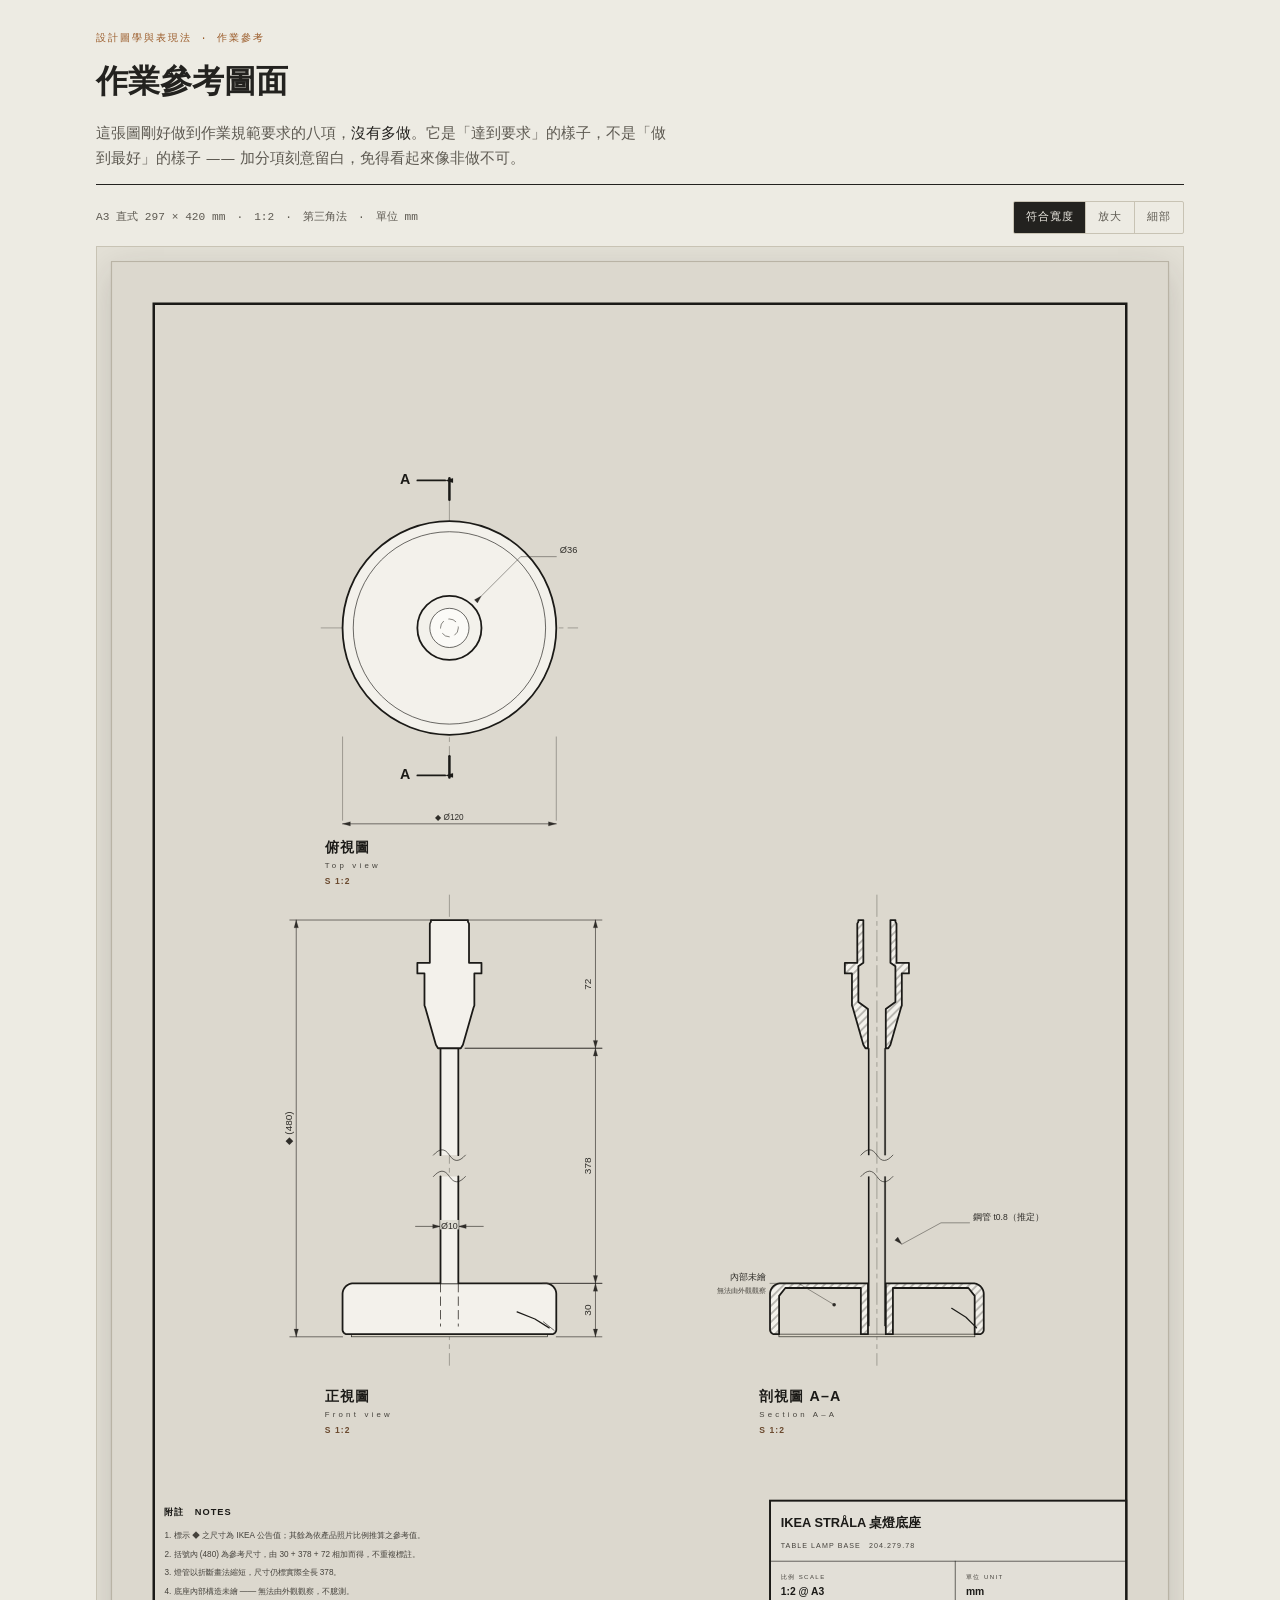
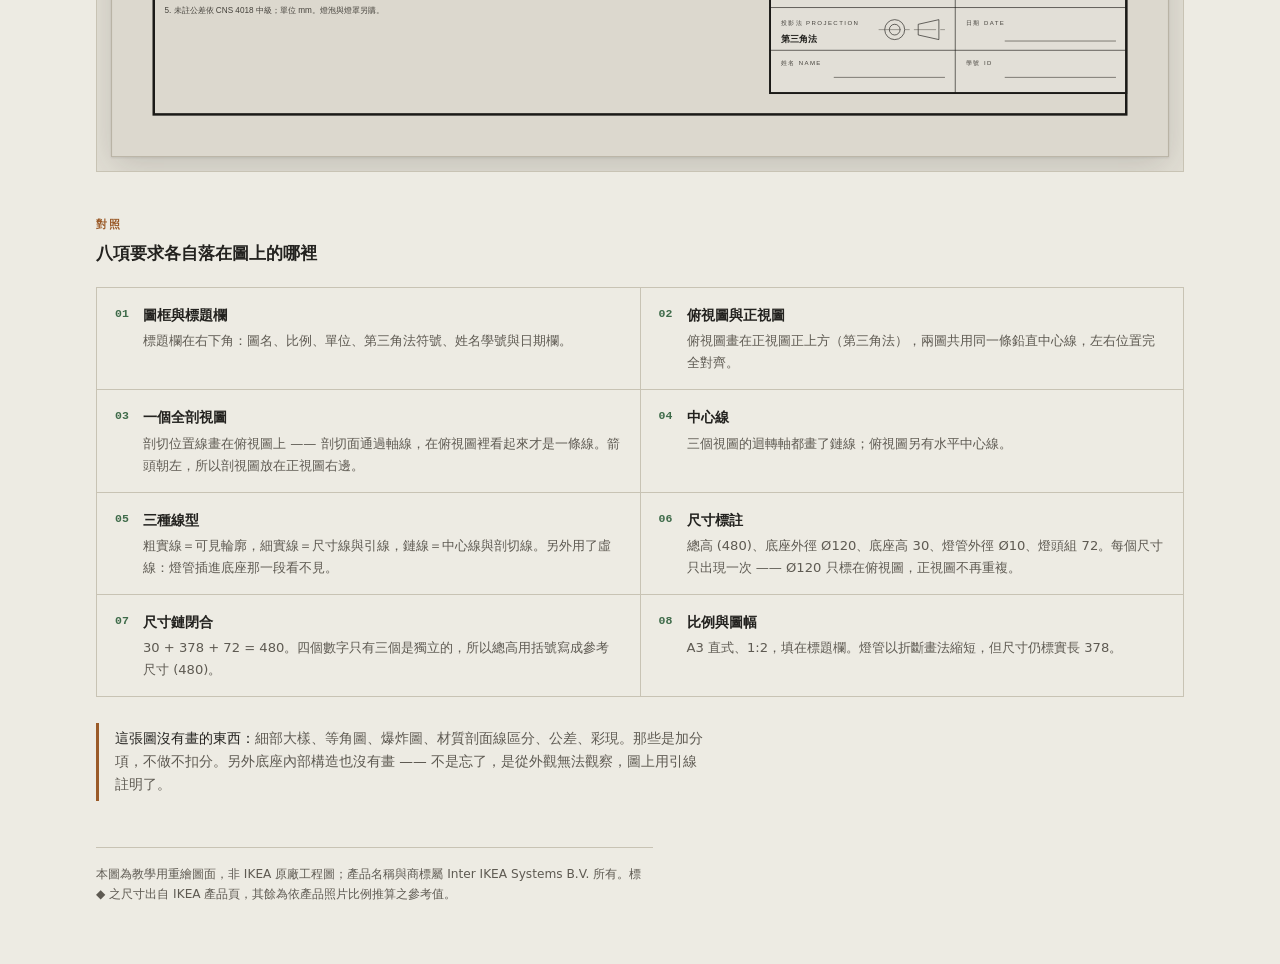
<file: w06/assignment-reference/index.html>
<!doctype html><html lang="zh-Hant"><head><meta charset=utf8><meta name=viewport content="width=device-width,initial-scale=1,viewport-fit=cover"><style>:root{color-scheme:light;box-sizing:border-box;padding-top:env(safe-area-inset-top,0px);padding-bottom:env(safe-area-inset-bottom,0px)}html{scroll-padding-top:env(safe-area-inset-top,0px)}body{margin:0;padding:0;font:14px -apple-system,BlinkMacSystemFont,sans-serif;background:#fff;color:#000}img{max-width:100%}[hidden]:not([hidden=until-found i]){display:none!important}</style><title>燈座作業參考圖｜AD290B 設計製圖與 AI 表現法</title>
<meta name="robots" content="index,follow">
</head><body>

<meta name="claude:viewport-fit-sides" content="cover">

<style>
/* layout: the reference sheet first, then the eight requirements mapped onto it */
:root{
  --desk:#edebe3; --desk2:#e3e0d6; --rule:#c8c3b4; --ink:#23221f; --ink-soft:#5e5a52;
  --flag:#9a5a28; --good:#3f6b4a;
  --f-text:"Noto Sans TC","Hiragino Sans","Microsoft JhengHei",system-ui,sans-serif;
  --f-data:"IBM Plex Mono",ui-monospace,Menlo,monospace;
  --shadow:0 1px 2px rgba(35,34,31,.10), 0 10px 34px rgba(35,34,31,.16);
}
@media (prefers-color-scheme:dark){:root:not([data-theme="light"]){
  --desk:#1a1917; --desk2:#22211d; --rule:#3f3c35; --ink:#eae7de; --ink-soft:#a39d90;
  --flag:#d9975c; --good:#86b394; --shadow:0 2px 4px rgba(0,0,0,.5), 0 18px 50px rgba(0,0,0,.6);
  color-scheme:dark;
}}
:root[data-theme="dark"]{
  --desk:#1a1917; --desk2:#22211d; --rule:#3f3c35; --ink:#eae7de; --ink-soft:#a39d90;
  --flag:#d9975c; --good:#86b394; --shadow:0 2px 4px rgba(0,0,0,.5), 0 18px 50px rgba(0,0,0,.6);
  color-scheme:dark;
}
*{box-sizing:border-box}
body{background:var(--desk);color:var(--ink);font-family:var(--f-text);line-height:1.68;margin:0}
.wrap{max-width:1120px;margin:0 auto;
  padding-left:max(16px,env(safe-area-inset-left,0px));
  padding-right:max(16px,env(safe-area-inset-right,0px));
  padding-block:30px 60px}
header{border-bottom:1.5px solid var(--ink);padding-bottom:14px}
.stamp{font-family:var(--f-data);font-size:.64rem;letter-spacing:.2em;text-transform:uppercase;
  color:var(--flag);margin:0 0 8px}
h1{font-size:clamp(1.4rem,1.05rem + 1.5vw,2rem);font-weight:700;margin:0;text-wrap:balance}
header p{margin:12px 0 0;color:var(--ink-soft);font-size:.92rem;max-width:62ch}
header p b{color:var(--ink);font-weight:500}
.bar{display:flex;flex-wrap:wrap;align-items:center;gap:10px;padding:16px 0 12px;
  font-family:var(--f-data);font-size:.7rem;color:var(--ink-soft)}
.zoom{display:flex;margin-left:auto;border:1px solid var(--rule);border-radius:2px;overflow:hidden}
.zoom button{appearance:none;border:0;background:transparent;color:var(--ink-soft);font:inherit;
  font-size:.7rem;letter-spacing:.08em;padding:6px 12px;cursor:pointer;border-left:1px solid var(--rule)}
.zoom button:first-child{border-left:0}
.zoom button[aria-pressed="true"]{background:var(--ink);color:var(--desk)}
.zoom button:focus-visible{outline:2px solid var(--flag);outline-offset:-2px}
.scroller{overflow-x:auto;overflow-y:hidden;background:var(--desk2);border:1px solid var(--rule);
  padding:14px;scrollbar-width:thin}
.sheet{width:100%;min-width:var(--zoom,620px);margin:0 auto;box-shadow:var(--shadow)}
.sheet-svg{display:block;width:100%;height:auto}
section{margin-top:44px}
h2{font-size:.68rem;letter-spacing:.2em;text-transform:uppercase;color:var(--flag);
   font-family:var(--f-data);font-weight:600;margin:0 0 4px}
h2 + .sub{margin:0 0 20px;font-size:1.06rem;font-weight:700}
ol.chk{margin:0;padding:0;list-style:none;counter-reset:c;
  display:grid;grid-template-columns:repeat(auto-fit,minmax(430px,1fr));gap:1px;
  background:var(--rule);border:1px solid var(--rule)}
ol.chk li{counter-increment:c;background:var(--desk);padding:15px 18px 15px 46px;position:relative;min-width:0}
ol.chk li::before{content:counter(c,decimal-leading-zero);position:absolute;left:18px;top:16px;
  font-family:var(--f-data);font-size:.72rem;color:var(--good);font-weight:600}
ol.chk b{display:block;font-size:.9rem;font-weight:700}
ol.chk span{display:block;font-size:.82rem;color:var(--ink-soft);margin-top:3px}
.warn{margin-top:26px;border-left:3px solid var(--flag);padding:4px 0 4px 16px;
  font-size:.86rem;color:var(--ink-soft);max-width:70ch}
.warn b{color:var(--ink);font-weight:500}
footer{margin-top:46px;padding-top:16px;border-top:1px solid var(--rule);
  font-size:.76rem;color:var(--ink-soft);max-width:72ch}
a{color:var(--flag);text-underline-offset:3px}
@media print{@page{size:A3 portrait;margin:0}body{background:#fff}
  .wrap{max-width:none;padding:0}header,.bar,section,.warn,footer{display:none}
  .scroller{overflow:visible;border:0;padding:0;background:none}
  .sheet{min-width:0;box-shadow:none}}
@media (prefers-reduced-motion:reduce){*{transition:none!important;animation:none!important}}
</style>
<div class="wrap">
<header>
  <p class="stamp">設計圖學與表現法 · 作業參考</p>
  <h1>作業參考圖面</h1>
  <p>這張圖剛好做到作業規範要求的八項，<b>沒有多做</b>。它是「達到要求」的樣子，不是「做到最好」的樣子 —— 加分項刻意留白，免得看起來像非做不可。</p>
</header>
<div class="bar">
  <span>A3 直式 297 × 420 mm　·　1:2　·　第三角法　·　單位 mm</span>
  <div class="zoom" role="group" aria-label="圖面縮放">
    <button type="button" data-z="620" aria-pressed="true">符合寬度</button>
    <button type="button" data-z="1100" aria-pressed="false">放大</button>
    <button type="button" data-z="1900" aria-pressed="false">細部</button>
  </div>
</div>
<div class="scroller"><div class="sheet"><svg xmlns="http://www.w3.org/2000/svg" viewBox="0 0 297 420" preserveAspectRatio="xMidYMid meet" class="sheet-svg" role="img" aria-label="作業參考圖面：A3 1:2，俯視圖、正視圖與剖視圖 A–A，含折斷畫法與標題欄"><defs>
  <pattern id="hw" width="1.6" height="1.6" patternUnits="userSpaceOnUse" patternTransform="rotate(45)">
    <rect width="1.6" height="1.6" fill="#f3f1eb"/>
    <line x1="0.8" y1="0" x2="0.8" y2="1.6" stroke="#45423c" stroke-width="0.18"/>
  </pattern>
  <pattern id="paper" width="46" height="46" patternUnits="userSpaceOnUse">
    <rect width="46" height="46" fill="#dcd8ce"/>
  </pattern>
</defs><rect width="297" height="420" fill="url(#paper)"/>
<rect x="0" y="0" width="297" height="420" rx="0" fill="none" stroke="#b9b3a5" stroke-width="0.6"/>
<rect x="12" y="12" width="273" height="396" rx="0" fill="none" stroke="#1b1a17" stroke-width="0.7"/>
<line x1="59" y1="103" x2="131" y2="103" stroke="#45423c" stroke-width="0.12" stroke-linecap="round" stroke-dasharray="6 1.4 1.1 1.4" opacity="0.9"/>
<line x1="95" y1="67" x2="95" y2="139" stroke="#45423c" stroke-width="0.12" stroke-linecap="round" stroke-dasharray="6 1.4 1.1 1.4" opacity="0.9"/>
<circle cx="95" cy="103" r="30" fill="#f3f1eb" stroke="#1b1a17" stroke-width="0.5"/>
<circle cx="95" cy="103" r="27" fill="none" stroke="#1b1a17" stroke-width="0.18"/>
<circle cx="95" cy="103" r="9" fill="#f3f1eb" stroke="#1b1a17" stroke-width="0.5"/>
<circle cx="95" cy="103" r="5.5" fill="#fbfaf7" stroke="#1b1a17" stroke-width="0.18"/>
<circle cx="95" cy="103" r="2.5" fill="none" stroke="#45423c" stroke-width="0.18" stroke-dasharray="2.4 1.4"/>
<line x1="95" y1="67" x2="95" y2="61" stroke="#1b1a17" stroke-width="0.7" stroke-linecap="round"/>
<polygon points="93.8,61.6 96,62.22 96,60.98" fill="#1b1a17" stroke="#1b1a17" stroke-width="0.05" stroke-linejoin="round"/>
<line x1="93.8" y1="61.6" x2="86" y2="61.6" stroke="#1b1a17" stroke-width="0.5" stroke-linecap="round"/>
<text x="84" y="62.7" font-family="'Noto Sans TC','Noto Sans CJK TC','Hiragino Sans',Inter,'Helvetica Neue',Arial,sans-serif" font-size="4" fill="#1b1a17" text-anchor="end" font-weight="700">A</text>
<line x1="95" y1="139" x2="95" y2="145" stroke="#1b1a17" stroke-width="0.7" stroke-linecap="round"/>
<polygon points="93.8,144.4 96,145.02 96,143.78" fill="#1b1a17" stroke="#1b1a17" stroke-width="0.05" stroke-linejoin="round"/>
<line x1="93.8" y1="144.4" x2="86" y2="144.4" stroke="#1b1a17" stroke-width="0.5" stroke-linecap="round"/>
<text x="84" y="145.5" font-family="'Noto Sans TC','Noto Sans CJK TC','Hiragino Sans',Inter,'Helvetica Neue',Arial,sans-serif" font-size="4" fill="#1b1a17" text-anchor="end" font-weight="700">A</text>
<line x1="65" y1="133.6" x2="65" y2="157" stroke="#2f2d29" stroke-width="0.12" stroke-linecap="round" opacity="0.85"/>
<line x1="125" y1="133.6" x2="125" y2="157" stroke="#2f2d29" stroke-width="0.12" stroke-linecap="round" opacity="0.85"/>
<line x1="65" y1="158" x2="125" y2="158" stroke="#2f2d29" stroke-width="0.18" stroke-linecap="round"/>
<polygon points="65,158 67.2,158.62 67.2,157.38" fill="#2f2d29" stroke="#2f2d29" stroke-width="0.05" stroke-linejoin="round"/>
<polygon points="125,158 122.8,157.38 122.8,158.62" fill="#2f2d29" stroke="#2f2d29" stroke-width="0.05" stroke-linejoin="round"/>
<text x="95" y="156.9" font-family="'Noto Sans TC','Noto Sans CJK TC','Hiragino Sans',Inter,'Helvetica Neue',Arial,sans-serif" font-size="2.3" fill="#2f2d29" text-anchor="middle" font-weight="400">◆ Ø120</text>
<g><polyline points="104,94 115,83 125,83" fill="none" stroke="#2f2d29" stroke-width="0.13" stroke-linecap="round" stroke-linejoin="round"/><polygon points="104,94 102.006,95.117 102.883,95.994" fill="#2f2d29" stroke="#2f2d29" stroke-width="0.05" stroke-linejoin="round"/><text x="126" y="82" font-family="'Noto Sans TC','Noto Sans CJK TC','Hiragino Sans',Inter,'Helvetica Neue',Arial,sans-serif" font-size="2.6" fill="#2f2d29" text-anchor="start" font-weight="400">Ø36</text></g>
<text x="60" y="166" font-family="'Noto Sans TC','Noto Sans CJK TC','Hiragino Sans',Inter,'Helvetica Neue',Arial,sans-serif" font-size="4" fill="#1b1a17" text-anchor="start" font-weight="700" letter-spacing="0.3">俯視圖</text>
<text x="60" y="170.4" font-family="'Noto Sans TC','Noto Sans CJK TC','Hiragino Sans',Inter,'Helvetica Neue',Arial,sans-serif" font-size="2.2" fill="#45423c" text-anchor="start" font-weight="400" letter-spacing="0.9">Top view</text>
<text x="60" y="175" font-family="'Noto Sans TC','Noto Sans CJK TC','Hiragino Sans',Inter,'Helvetica Neue',Arial,sans-serif" font-size="2.4" fill="#6b4a2f" text-anchor="start" font-weight="600" letter-spacing="0.3">S 1:2</text>
<line x1="95" y1="178" x2="95" y2="310" stroke="#45423c" stroke-width="0.12" stroke-linecap="round" stroke-dasharray="6 1.4 1.1 1.4" opacity="0.9"/>
<rect x="67.5" y="301.25" width="55" height="0.75" rx="0" fill="#ddd8ca" stroke="#1b1a17" stroke-width="0.18"/>
<polygon points="123.75,301.25 123.994,301.226 124.228,301.155 124.444,301.039 124.634,300.884 124.789,300.694 124.905,300.478 124.976,300.244 125,300 125,290 124.981,289.664 124.925,289.332 124.832,289.009 124.703,288.698 124.54,288.404 124.345,288.13 124.121,287.879 123.87,287.655 123.596,287.46 123.302,287.297 122.991,287.168 122.668,287.075 122.336,287.019 122,287 97.5,287 92.5,287 68,287 67.664,287.019 67.332,287.075 67.009,287.168 66.698,287.297 66.404,287.46 66.13,287.655 65.879,287.879 65.655,288.13 65.46,288.404 65.297,288.698 65.168,289.009 65.075,289.332 65.019,289.664 65,290 65,300 65.024,300.244 65.095,300.478 65.211,300.694 65.366,300.884 65.556,301.039 65.772,301.155 66.006,301.226 66.25,301.25" fill="#f3f1eb" stroke="#1b1a17" stroke-width="0.5" stroke-linejoin="round"/>
<line x1="92.5" y1="287" x2="92.5" y2="299" stroke="#45423c" stroke-width="0.25" stroke-linecap="round" stroke-dasharray="2.4 1.4"/>
<line x1="97.5" y1="287" x2="97.5" y2="299" stroke="#45423c" stroke-width="0.25" stroke-linecap="round" stroke-dasharray="2.4 1.4"/>
<rect x="92.5" y="257" width="5" height="30" rx="0" fill="#f3f1eb" stroke="none" stroke-width="0.18"/>
<line x1="92.5" y1="257" x2="92.5" y2="287" stroke="#1b1a17" stroke-width="0.5" stroke-linecap="round"/>
<line x1="97.5" y1="257" x2="97.5" y2="287" stroke="#1b1a17" stroke-width="0.5" stroke-linecap="round"/>
<rect x="92.5" y="221" width="5" height="30" rx="0" fill="#f3f1eb" stroke="none" stroke-width="0.18"/>
<line x1="92.5" y1="221" x2="92.5" y2="251" stroke="#1b1a17" stroke-width="0.5" stroke-linecap="round"/>
<line x1="97.5" y1="221" x2="97.5" y2="251" stroke="#1b1a17" stroke-width="0.5" stroke-linecap="round"/>
<path d="M 90.5 257 C 92.3 255, 93.65 255, 95 257 C 96.35 259, 97.7 259, 99.5 257" fill="none" stroke="#1b1a17" stroke-width="0.18" stroke-linecap="round"/>
<path d="M 90.5 251 C 92.3 249, 93.65 249, 95 251 C 96.35 253, 97.7 253, 99.5 251" fill="none" stroke="#1b1a17" stroke-width="0.18" stroke-linecap="round"/>
<polygon points="98.2,221 98.8,220 101.8,209.5 102,209 102,200 104,200 104,197 100.5,197 100.5,186 100.2,185.5 100.2,185 98.8,185 91.2,185 89.8,185 89.8,185.5 89.5,186 89.5,197 86,197 86,200 88,200 88,209 88.2,209.5 91.2,220 91.8,221" fill="#f3f1eb" stroke="#1b1a17" stroke-width="0.5" stroke-linejoin="round"/>
<polyline points="114,295 119,297 123,299.5" fill="none" stroke="#1b1a17" stroke-width="0.35" stroke-linecap="round" stroke-linejoin="round"/>
<polyline points="121.4,297.8 124.4,300.2" fill="none" stroke="#1b1a17" stroke-width="0.18" stroke-linecap="round" stroke-linejoin="round"/>
<line x1="125" y1="302" x2="137.8" y2="302" stroke="#2f2d29" stroke-width="0.18" stroke-linecap="round"/>
<line x1="121.2" y1="287" x2="137.8" y2="287" stroke="#2f2d29" stroke-width="0.18" stroke-linecap="round"/>
<line x1="136" y1="302" x2="136" y2="287" stroke="#2f2d29" stroke-width="0.18" stroke-linecap="round"/>
<polygon points="136,287 135.38,289.2 136.62,289.2" fill="#2f2d29" stroke="#2f2d29" stroke-width="0.05" stroke-linejoin="round"/>
<polygon points="136,302 136.62,299.8 135.38,299.8" fill="#2f2d29" stroke="#2f2d29" stroke-width="0.05" stroke-linejoin="round"/>
<g transform="translate(134.7,294.5) rotate(-90)"><text x="0" y="0" font-family="'Noto Sans TC','Noto Sans CJK TC','Hiragino Sans',Inter,'Helvetica Neue',Arial,sans-serif" font-size="2.8" fill="#2f2d29" text-anchor="middle" font-weight="400">30</text></g>
<line x1="121.2" y1="287" x2="137.8" y2="287" stroke="#2f2d29" stroke-width="0.18" stroke-linecap="round"/>
<line x1="99.4" y1="221" x2="137.8" y2="221" stroke="#2f2d29" stroke-width="0.18" stroke-linecap="round"/>
<line x1="136" y1="287" x2="136" y2="221" stroke="#2f2d29" stroke-width="0.18" stroke-linecap="round"/>
<polygon points="136,221 135.38,223.2 136.62,223.2" fill="#2f2d29" stroke="#2f2d29" stroke-width="0.05" stroke-linejoin="round"/>
<polygon points="136,287 136.62,284.8 135.38,284.8" fill="#2f2d29" stroke="#2f2d29" stroke-width="0.05" stroke-linejoin="round"/>
<g transform="translate(134.7,254) rotate(-90)"><text x="0" y="0" font-family="'Noto Sans TC','Noto Sans CJK TC','Hiragino Sans',Inter,'Helvetica Neue',Arial,sans-serif" font-size="2.8" fill="#2f2d29" text-anchor="middle" font-weight="400">378</text></g>
<line x1="99.4" y1="221" x2="137.8" y2="221" stroke="#2f2d29" stroke-width="0.18" stroke-linecap="round"/>
<line x1="100" y1="185" x2="137.8" y2="185" stroke="#2f2d29" stroke-width="0.18" stroke-linecap="round"/>
<line x1="136" y1="221" x2="136" y2="185" stroke="#2f2d29" stroke-width="0.18" stroke-linecap="round"/>
<polygon points="136,185 135.38,187.2 136.62,187.2" fill="#2f2d29" stroke="#2f2d29" stroke-width="0.05" stroke-linejoin="round"/>
<polygon points="136,221 136.62,218.8 135.38,218.8" fill="#2f2d29" stroke="#2f2d29" stroke-width="0.05" stroke-linejoin="round"/>
<g transform="translate(134.7,203) rotate(-90)"><text x="0" y="0" font-family="'Noto Sans TC','Noto Sans CJK TC','Hiragino Sans',Inter,'Helvetica Neue',Arial,sans-serif" font-size="2.8" fill="#2f2d29" text-anchor="middle" font-weight="400">72</text></g>
<line x1="65" y1="302" x2="50.2" y2="302" stroke="#2f2d29" stroke-width="0.18" stroke-linecap="round"/>
<line x1="90" y1="185" x2="50.2" y2="185" stroke="#2f2d29" stroke-width="0.18" stroke-linecap="round"/>
<line x1="52" y1="302" x2="52" y2="185" stroke="#2f2d29" stroke-width="0.18" stroke-linecap="round"/>
<polygon points="52,185 51.38,187.2 52.62,187.2" fill="#2f2d29" stroke="#2f2d29" stroke-width="0.05" stroke-linejoin="round"/>
<polygon points="52,302 52.62,299.8 51.38,299.8" fill="#2f2d29" stroke="#2f2d29" stroke-width="0.05" stroke-linejoin="round"/>
<g transform="translate(50.7,243.5) rotate(-90)"><text x="0" y="0" font-family="'Noto Sans TC','Noto Sans CJK TC','Hiragino Sans',Inter,'Helvetica Neue',Arial,sans-serif" font-size="2.8" fill="#2f2d29" text-anchor="middle" font-weight="400">◆ (480)</text></g>
<line x1="85.5" y1="271" x2="104.5" y2="271" stroke="#2f2d29" stroke-width="0.18" stroke-linecap="round"/>
<polygon points="92.5,271 90.3,270.38 90.3,271.62" fill="#2f2d29" stroke="#2f2d29" stroke-width="0.05" stroke-linejoin="round"/>
<polygon points="97.5,271 99.7,271.62 99.7,270.38" fill="#2f2d29" stroke="#2f2d29" stroke-width="0.05" stroke-linejoin="round"/>
<rect x="92.39" y="269.2" width="5.22" height="2.65" rx="0" fill="#e0ddd3" stroke="none" stroke-width="0.18" opacity="0.94"/>
<text x="95" y="271.825" font-family="'Noto Sans TC','Noto Sans CJK TC','Hiragino Sans',Inter,'Helvetica Neue',Arial,sans-serif" font-size="2.5" fill="#2f2d29" text-anchor="middle" font-weight="400">Ø10</text>
<text x="60" y="320" font-family="'Noto Sans TC','Noto Sans CJK TC','Hiragino Sans',Inter,'Helvetica Neue',Arial,sans-serif" font-size="4" fill="#1b1a17" text-anchor="start" font-weight="700" letter-spacing="0.3">正視圖</text>
<text x="60" y="324.4" font-family="'Noto Sans TC','Noto Sans CJK TC','Hiragino Sans',Inter,'Helvetica Neue',Arial,sans-serif" font-size="2.2" fill="#45423c" text-anchor="start" font-weight="400" letter-spacing="0.9">Front view</text>
<text x="60" y="329" font-family="'Noto Sans TC','Noto Sans CJK TC','Hiragino Sans',Inter,'Helvetica Neue',Arial,sans-serif" font-size="2.4" fill="#6b4a2f" text-anchor="start" font-weight="600" letter-spacing="0.3">S 1:2</text>
<line x1="215" y1="178" x2="215" y2="310" stroke="#45423c" stroke-width="0.12" stroke-linecap="round" stroke-dasharray="6 1.4 1.1 1.4" opacity="0.9"/>
<rect x="187.5" y="301.25" width="55" height="0.75" rx="0" fill="#ddd8ca" stroke="#1b1a17" stroke-width="0.18"/>
<polygon points="243.75,301.25 243.994,301.226 244.228,301.155 244.444,301.039 244.634,300.884 244.789,300.694 244.905,300.478 244.976,300.244 245,300 245,290 244.981,289.664 244.925,289.332 244.832,289.009 244.703,288.698 244.54,288.404 244.345,288.13 244.121,287.879 243.87,287.655 243.596,287.46 243.302,287.297 242.991,287.168 242.668,287.075 242.336,287.019 242,287 217.5,287 217.5,301.25 219.5,301.25 219.5,288.3 240.7,288.3 242.45,290.5 242.45,301.25" fill="url(#hw)" stroke="#1b1a17" stroke-width="0.5" stroke-linejoin="round"/>
<polygon points="218.2,221 218.8,220 221.8,209.5 222,209 222,200 224,200 224,197 220.5,197 220.5,186 220.2,185.5 220.2,185 218.8,185 218.8,197 220.2,198 220.2,208 217.5,210 217.5,221" fill="url(#hw)" stroke="#1b1a17" stroke-width="0.5" stroke-linejoin="round"/>
<polygon points="217.5,257 217.1,257 217.1,299 217.5,299" fill="#1b1a17" stroke="#1b1a17" stroke-width="0.05" stroke-linejoin="round"/>
<polygon points="217.5,221 217.1,221 217.1,251 217.5,251" fill="#1b1a17" stroke="#1b1a17" stroke-width="0.05" stroke-linejoin="round"/>
<polygon points="186.25,301.25 186.006,301.226 185.772,301.155 185.556,301.039 185.366,300.884 185.211,300.694 185.095,300.478 185.024,300.244 185,300 185,290 185.019,289.664 185.075,289.332 185.168,289.009 185.297,288.698 185.46,288.404 185.655,288.13 185.879,287.879 186.13,287.655 186.404,287.46 186.698,287.297 187.009,287.168 187.332,287.075 187.664,287.019 188,287 212.5,287 212.5,301.25 210.5,301.25 210.5,288.3 189.3,288.3 187.55,290.5 187.55,301.25" fill="url(#hw)" stroke="#1b1a17" stroke-width="0.5" stroke-linejoin="round"/>
<polygon points="211.8,221 211.2,220 208.2,209.5 208,209 208,200 206,200 206,197 209.5,197 209.5,186 209.8,185.5 209.8,185 211.2,185 211.2,197 209.8,198 209.8,208 212.5,210 212.5,221" fill="url(#hw)" stroke="#1b1a17" stroke-width="0.5" stroke-linejoin="round"/>
<polygon points="212.5,257 212.9,257 212.9,299 212.5,299" fill="#1b1a17" stroke="#1b1a17" stroke-width="0.05" stroke-linejoin="round"/>
<polygon points="212.5,221 212.9,221 212.9,251 212.5,251" fill="#1b1a17" stroke="#1b1a17" stroke-width="0.05" stroke-linejoin="round"/>
<path d="M 210.5 257 C 212.3 255, 213.65 255, 215 257 C 216.35 259, 217.7 259, 219.5 257" fill="none" stroke="#1b1a17" stroke-width="0.18" stroke-linecap="round"/>
<path d="M 210.5 251 C 212.3 249, 213.65 249, 215 251 C 216.35 253, 217.7 253, 219.5 251" fill="none" stroke="#1b1a17" stroke-width="0.18" stroke-linecap="round"/>
<polyline points="236,294 240,296.5 243,299.5" fill="none" stroke="#1b1a17" stroke-width="0.35" stroke-linecap="round" stroke-linejoin="round"/>
<polyline points="222,276 233,270 241,270" fill="none" stroke="#2f2d29" stroke-width="0.13" stroke-linecap="round" stroke-linejoin="round"/>
<polygon points="222,276 220.883,274.006 220.006,274.883" fill="#2f2d29" stroke="#2f2d29" stroke-width="0.05" stroke-linejoin="round"/>
<text x="242" y="269.1" font-family="'Noto Sans TC','Noto Sans CJK TC','Hiragino Sans',Inter,'Helvetica Neue',Arial,sans-serif" font-size="2.4" fill="#2f2d29" text-anchor="start" font-weight="400">鋼管 t0.8（推定）</text>
<polyline points="203,293 193,287 185,287" fill="none" stroke="#2f2d29" stroke-width="0.13" stroke-linecap="round" stroke-linejoin="round"/>
<circle cx="203" cy="293" r="0.5" fill="#2f2d29" stroke="none" stroke-width="0.18"/>
<text x="184" y="286.1" font-family="'Noto Sans TC','Noto Sans CJK TC','Hiragino Sans',Inter,'Helvetica Neue',Arial,sans-serif" font-size="2.4" fill="#2f2d29" text-anchor="end" font-weight="400">內部未繪</text>
<text x="184" y="289.8" font-family="'Noto Sans TC','Noto Sans CJK TC','Hiragino Sans',Inter,'Helvetica Neue',Arial,sans-serif" font-size="1.9" fill="#45423c" text-anchor="end" font-weight="400">無法由外觀觀察</text>
<text x="182" y="320" font-family="'Noto Sans TC','Noto Sans CJK TC','Hiragino Sans',Inter,'Helvetica Neue',Arial,sans-serif" font-size="4" fill="#1b1a17" text-anchor="start" font-weight="700" letter-spacing="0.3">剖視圖 A–A</text>
<text x="182" y="324.4" font-family="'Noto Sans TC','Noto Sans CJK TC','Hiragino Sans',Inter,'Helvetica Neue',Arial,sans-serif" font-size="2.2" fill="#45423c" text-anchor="start" font-weight="400" letter-spacing="0.9">Section A–A</text>
<text x="182" y="329" font-family="'Noto Sans TC','Noto Sans CJK TC','Hiragino Sans',Inter,'Helvetica Neue',Arial,sans-serif" font-size="2.4" fill="#6b4a2f" text-anchor="start" font-weight="600" letter-spacing="0.3">S 1:2</text>
<text x="15" y="352" font-family="'Noto Sans TC','Noto Sans CJK TC','Hiragino Sans',Inter,'Helvetica Neue',Arial,sans-serif" font-size="2.6" fill="#1b1a17" text-anchor="start" font-weight="600" letter-spacing="0.3">附註　NOTES</text>
<text x="15" y="358.6" font-family="'Noto Sans TC','Noto Sans CJK TC','Hiragino Sans',Inter,'Helvetica Neue',Arial,sans-serif" font-size="2.3" fill="#45423c" text-anchor="start" font-weight="400">1.  標示 ◆ 之尺寸為 IKEA 公告值；其餘為依產品照片比例推算之參考值。</text>
<text x="15" y="363.8" font-family="'Noto Sans TC','Noto Sans CJK TC','Hiragino Sans',Inter,'Helvetica Neue',Arial,sans-serif" font-size="2.3" fill="#45423c" text-anchor="start" font-weight="400">2.  括號內 (480) 為參考尺寸，由 30 + 378 + 72 相加而得，不重複標註。</text>
<text x="15" y="369" font-family="'Noto Sans TC','Noto Sans CJK TC','Hiragino Sans',Inter,'Helvetica Neue',Arial,sans-serif" font-size="2.3" fill="#45423c" text-anchor="start" font-weight="400">3.  燈管以折斷畫法縮短，尺寸仍標實際全長 378。</text>
<text x="15" y="374.2" font-family="'Noto Sans TC','Noto Sans CJK TC','Hiragino Sans',Inter,'Helvetica Neue',Arial,sans-serif" font-size="2.3" fill="#45423c" text-anchor="start" font-weight="400">4.  底座內部構造未繪 —— 無法由外觀觀察，不臆測。</text>
<text x="15" y="379.4" font-family="'Noto Sans TC','Noto Sans CJK TC','Hiragino Sans',Inter,'Helvetica Neue',Arial,sans-serif" font-size="2.3" fill="#45423c" text-anchor="start" font-weight="400">5.  未註公差依 CNS 4018 中級；單位 mm。燈泡與燈罩另購。</text>
<rect x="185" y="348" width="100" height="54" rx="0" fill="#ffffff" stroke="none" stroke-width="0.18" opacity="0.18"/>
<rect x="185" y="348" width="100" height="54" rx="0" fill="none" stroke="#1b1a17" stroke-width="0.55"/>
<line x1="185" y1="365" x2="285" y2="365" stroke="#1b1a17" stroke-width="0.18" stroke-linecap="round"/>
<line x1="185" y1="378" x2="285" y2="378" stroke="#1b1a17" stroke-width="0.18" stroke-linecap="round"/>
<line x1="185" y1="390" x2="285" y2="390" stroke="#1b1a17" stroke-width="0.18" stroke-linecap="round"/>
<line x1="237" y1="365" x2="237" y2="402" stroke="#1b1a17" stroke-width="0.18" stroke-linecap="round"/>
<text x="188" y="355.4" font-family="'Noto Sans TC','Noto Sans CJK TC','Hiragino Sans',Inter,'Helvetica Neue',Arial,sans-serif" font-size="3.6" fill="#1b1a17" text-anchor="start" font-weight="700">IKEA STRÅLA 桌燈底座</text>
<text x="188" y="361.4" font-family="'Noto Sans TC','Noto Sans CJK TC','Hiragino Sans',Inter,'Helvetica Neue',Arial,sans-serif" font-size="2" fill="#45423c" text-anchor="start" font-weight="400" letter-spacing="0.3">TABLE LAMP BASE　204.279.78</text>
<text x="188" y="370" font-family="'Noto Sans TC','Noto Sans CJK TC','Hiragino Sans',Inter,'Helvetica Neue',Arial,sans-serif" font-size="1.7" fill="#45423c" text-anchor="start" font-weight="400" letter-spacing="0.4">比例  SCALE</text>
<text x="188" y="374.6" font-family="'Noto Sans TC','Noto Sans CJK TC','Hiragino Sans',Inter,'Helvetica Neue',Arial,sans-serif" font-size="2.9" fill="#1b1a17" text-anchor="start" font-weight="600">1:2  @ A3</text>
<text x="240" y="370" font-family="'Noto Sans TC','Noto Sans CJK TC','Hiragino Sans',Inter,'Helvetica Neue',Arial,sans-serif" font-size="1.7" fill="#45423c" text-anchor="start" font-weight="400" letter-spacing="0.4">單位  UNIT</text>
<text x="240" y="374.6" font-family="'Noto Sans TC','Noto Sans CJK TC','Hiragino Sans',Inter,'Helvetica Neue',Arial,sans-serif" font-size="2.9" fill="#1b1a17" text-anchor="start" font-weight="600">mm</text>
<text x="188" y="383" font-family="'Noto Sans TC','Noto Sans CJK TC','Hiragino Sans',Inter,'Helvetica Neue',Arial,sans-serif" font-size="1.7" fill="#45423c" text-anchor="start" font-weight="400" letter-spacing="0.4">投影法  PROJECTION</text>
<text x="188" y="387.6" font-family="'Noto Sans TC','Noto Sans CJK TC','Hiragino Sans',Inter,'Helvetica Neue',Arial,sans-serif" font-size="2.5" fill="#1b1a17" text-anchor="start" font-weight="600">第三角法</text>
<circle cx="220" cy="384.2" r="2.8" fill="none" stroke="#1b1a17" stroke-width="0.18"/>
<circle cx="220" cy="384.2" r="1.5" fill="none" stroke="#1b1a17" stroke-width="0.18"/>
<polygon points="226.6,382.7 232.4,381.4 232.4,387 226.6,385.7" fill="none" stroke="#1b1a17" stroke-width="0.18" stroke-linejoin="round"/>
<line x1="215.6" y1="384.2" x2="235.4" y2="384.2" stroke="#45423c" stroke-width="0.13" stroke-linecap="round" stroke-dasharray="6 1.4 1.1 1.4"/>
<text x="240" y="383" font-family="'Noto Sans TC','Noto Sans CJK TC','Hiragino Sans',Inter,'Helvetica Neue',Arial,sans-serif" font-size="1.7" fill="#45423c" text-anchor="start" font-weight="400" letter-spacing="0.4">日期  DATE</text>
<line x1="251" y1="387.4" x2="282" y2="387.4" stroke="#45423c" stroke-width="0.18" stroke-linecap="round"/>
<text x="188" y="394" font-family="'Noto Sans TC','Noto Sans CJK TC','Hiragino Sans',Inter,'Helvetica Neue',Arial,sans-serif" font-size="1.7" fill="#45423c" text-anchor="start" font-weight="400" letter-spacing="0.4">姓名  NAME</text>
<line x1="203" y1="397.6" x2="234" y2="397.6" stroke="#45423c" stroke-width="0.18" stroke-linecap="round"/>
<text x="240" y="394" font-family="'Noto Sans TC','Noto Sans CJK TC','Hiragino Sans',Inter,'Helvetica Neue',Arial,sans-serif" font-size="1.7" fill="#45423c" text-anchor="start" font-weight="400" letter-spacing="0.4">學號  ID</text>
<line x1="251" y1="397.6" x2="282" y2="397.6" stroke="#45423c" stroke-width="0.18" stroke-linecap="round"/></svg></div></div>

<section>
  <h2>對照</h2>
  <p class="sub">八項要求各自落在圖上的哪裡</p>
  <ol class="chk"><li><b>圖框與標題欄</b><span>標題欄在右下角：圖名、比例、單位、第三角法符號、姓名學號與日期欄。</span></li><li><b>俯視圖與正視圖</b><span>俯視圖畫在正視圖正上方（第三角法），兩圖共用同一條鉛直中心線，左右位置完全對齊。</span></li><li><b>一個全剖視圖</b><span>剖切位置線畫在俯視圖上 —— 剖切面通過軸線，在俯視圖裡看起來才是一條線。箭頭朝左，所以剖視圖放在正視圖右邊。</span></li><li><b>中心線</b><span>三個視圖的迴轉軸都畫了鏈線；俯視圖另有水平中心線。</span></li><li><b>三種線型</b><span>粗實線＝可見輪廓，細實線＝尺寸線與引線，鏈線＝中心線與剖切線。另外用了虛線：燈管插進底座那一段看不見。</span></li><li><b>尺寸標註</b><span>總高 (480)、底座外徑 Ø120、底座高 30、燈管外徑 Ø10、燈頭組 72。每個尺寸只出現一次 —— Ø120 只標在俯視圖，正視圖不再重複。</span></li><li><b>尺寸鏈閉合</b><span>30 + 378 + 72 = 480。四個數字只有三個是獨立的，所以總高用括號寫成參考尺寸 (480)。</span></li><li><b>比例與圖幅</b><span>A3 直式、1:2，填在標題欄。燈管以折斷畫法縮短，但尺寸仍標實長 378。</span></li></ol>
  <p class="warn"><b>這張圖沒有畫的東西：</b>細部大樣、等角圖、爆炸圖、材質剖面線區分、公差、彩現。那些是加分項，不做不扣分。另外底座內部構造也沒有畫 —— 不是忘了，是從外觀無法觀察，圖上用引線註明了。</p>
</section>

<footer>
  本圖為教學用重繪圖面，非 IKEA 原廠工程圖；產品名稱與商標屬 Inter IKEA Systems B.V. 所有。標 ◆ 之尺寸出自 IKEA 產品頁，其餘為依產品照片比例推算之參考值。
</footer>
</div>
<script>
(function(){
  var sheet=document.querySelector('.sheet');
  var btns=[].slice.call(document.querySelectorAll('.zoom button'));
  btns.forEach(function(b){b.addEventListener('click',function(){
    btns.forEach(function(o){o.setAttribute('aria-pressed',String(o===b));});
    sheet.style.setProperty('--zoom',b.dataset.z+'px');});});
})();
</script>

</body></html>
</file>
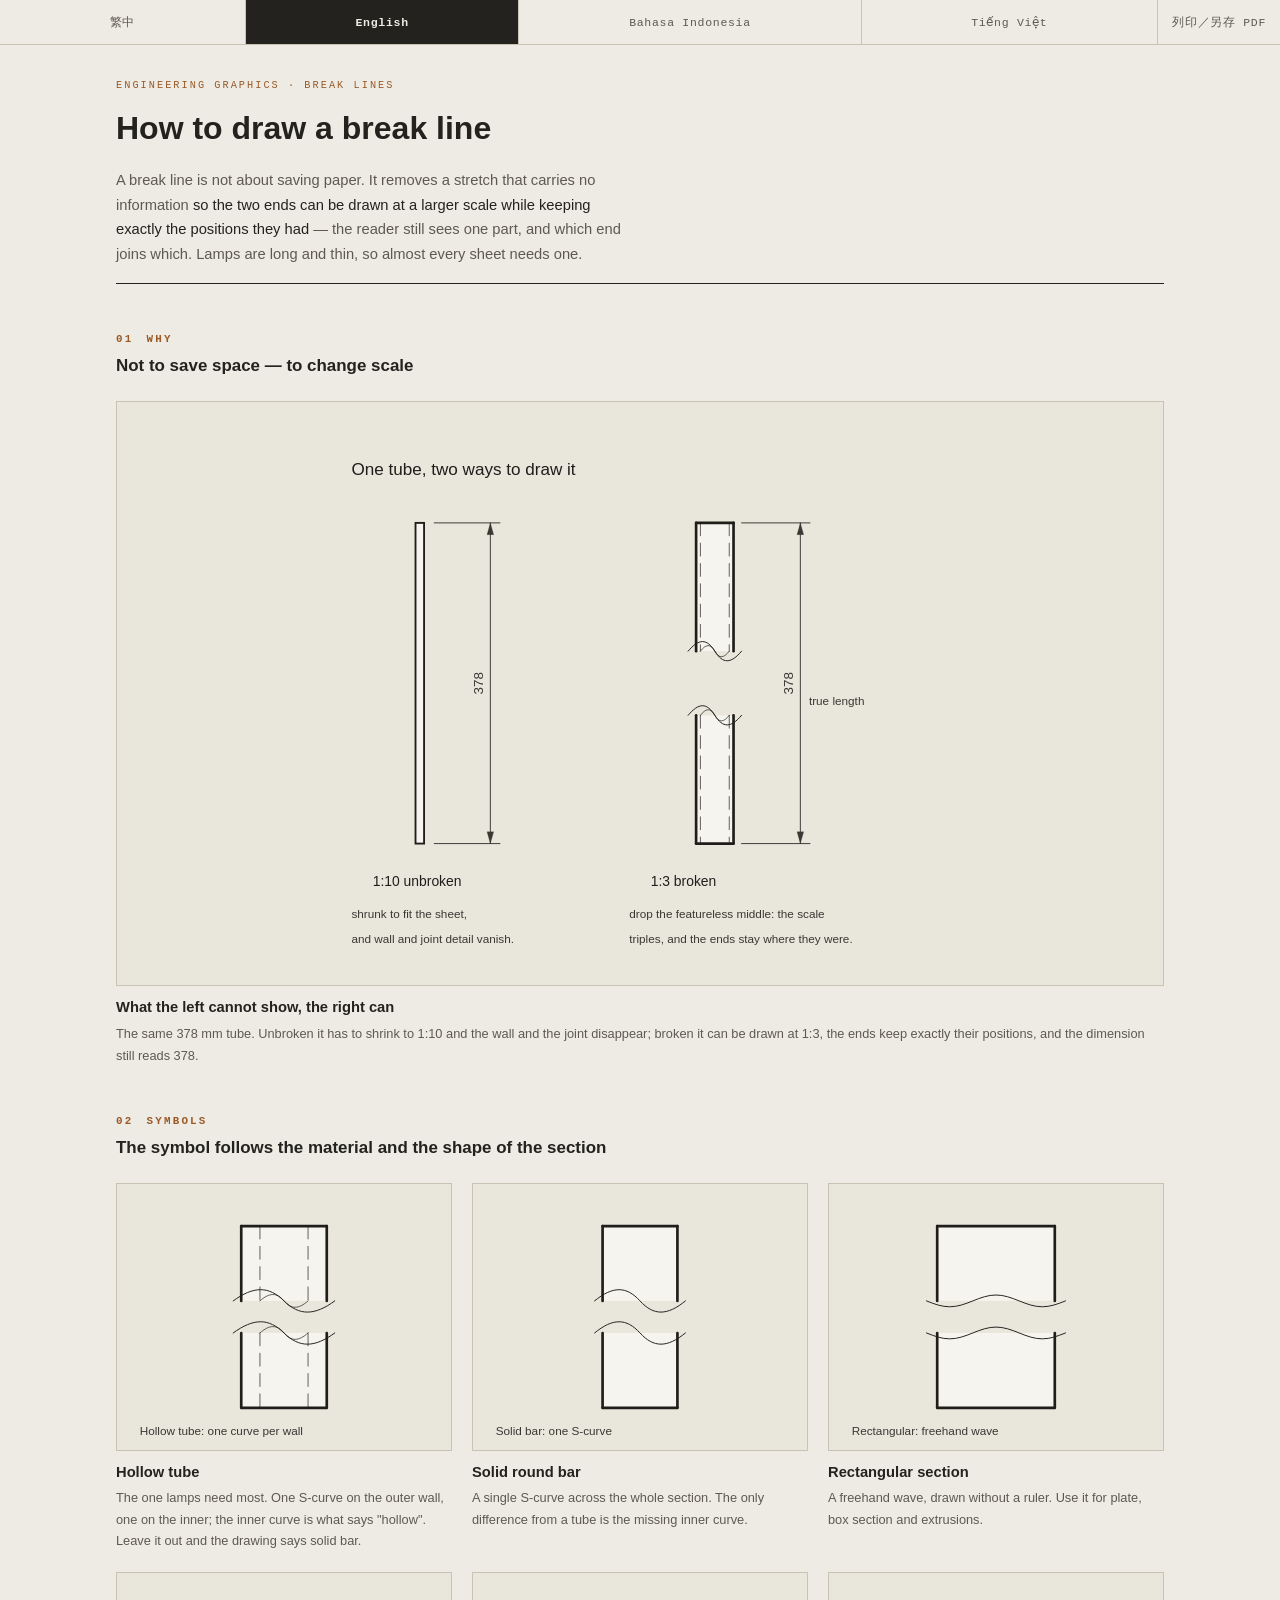
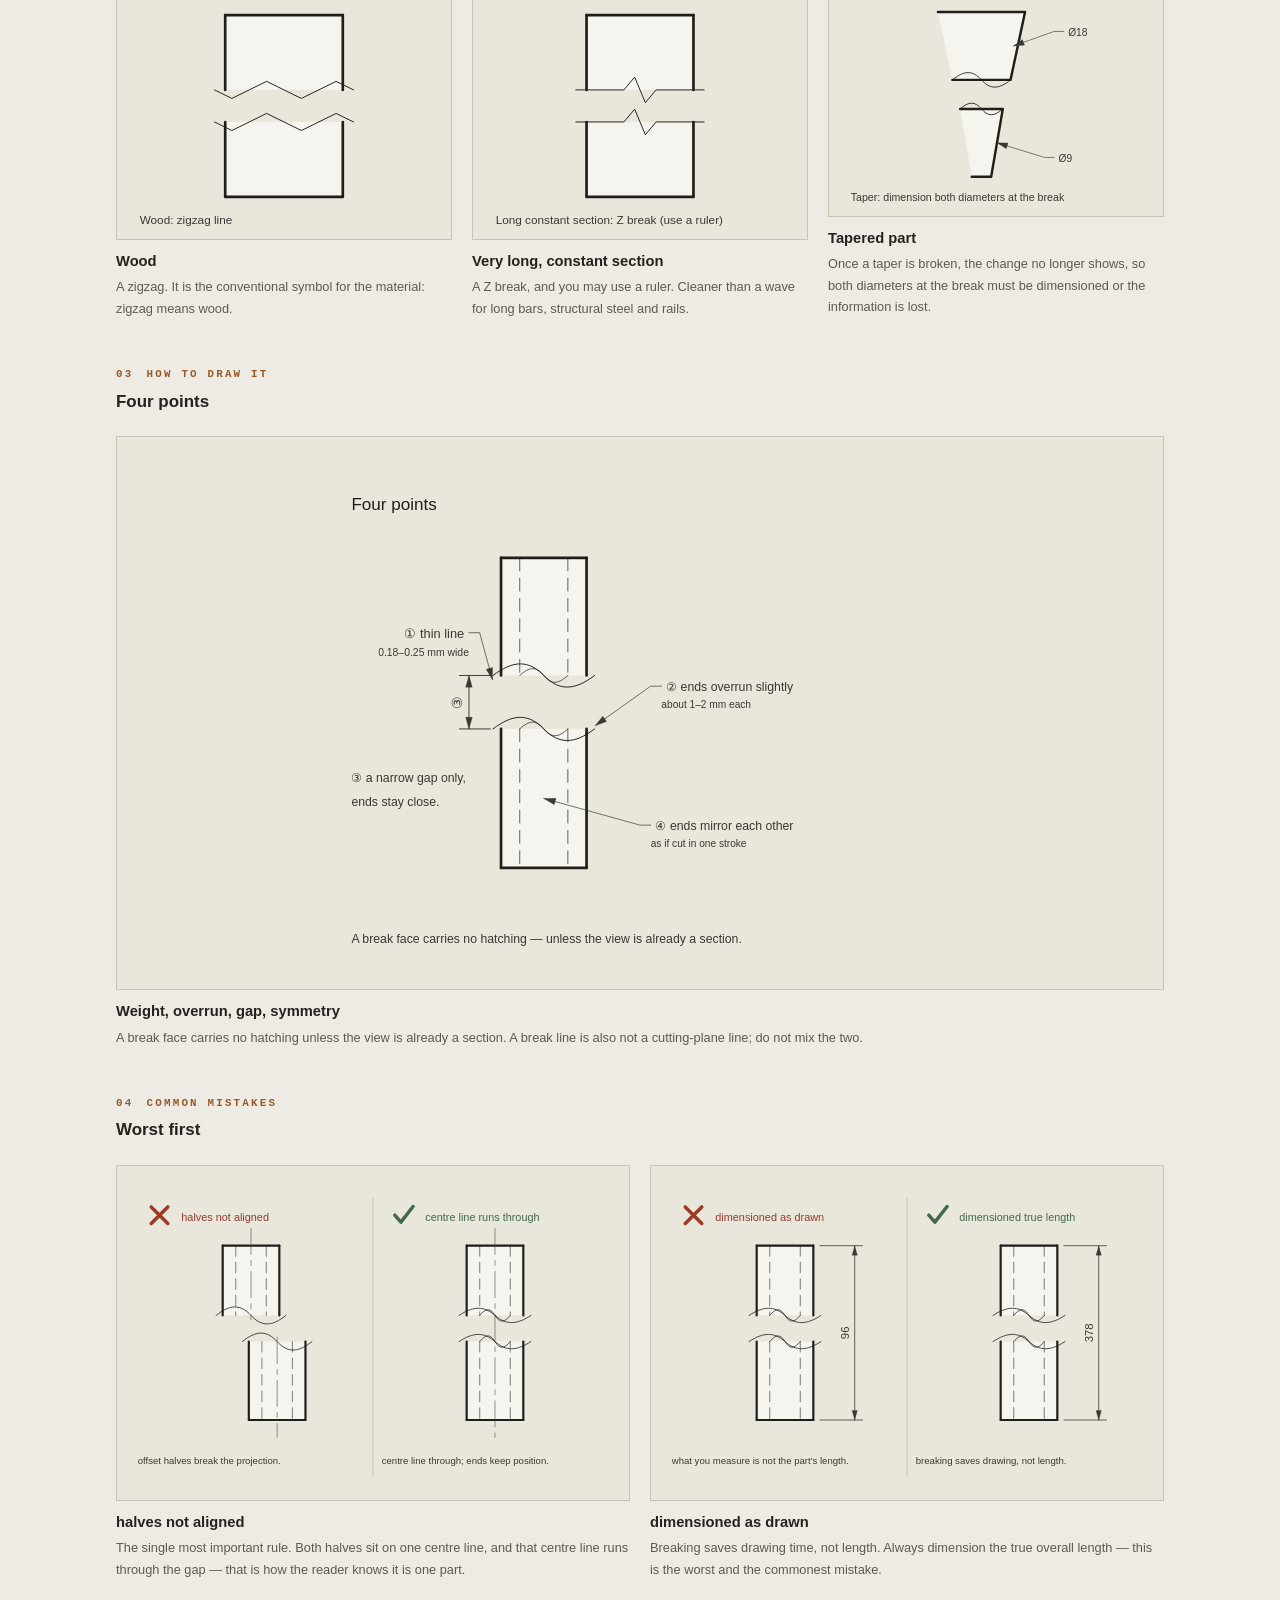
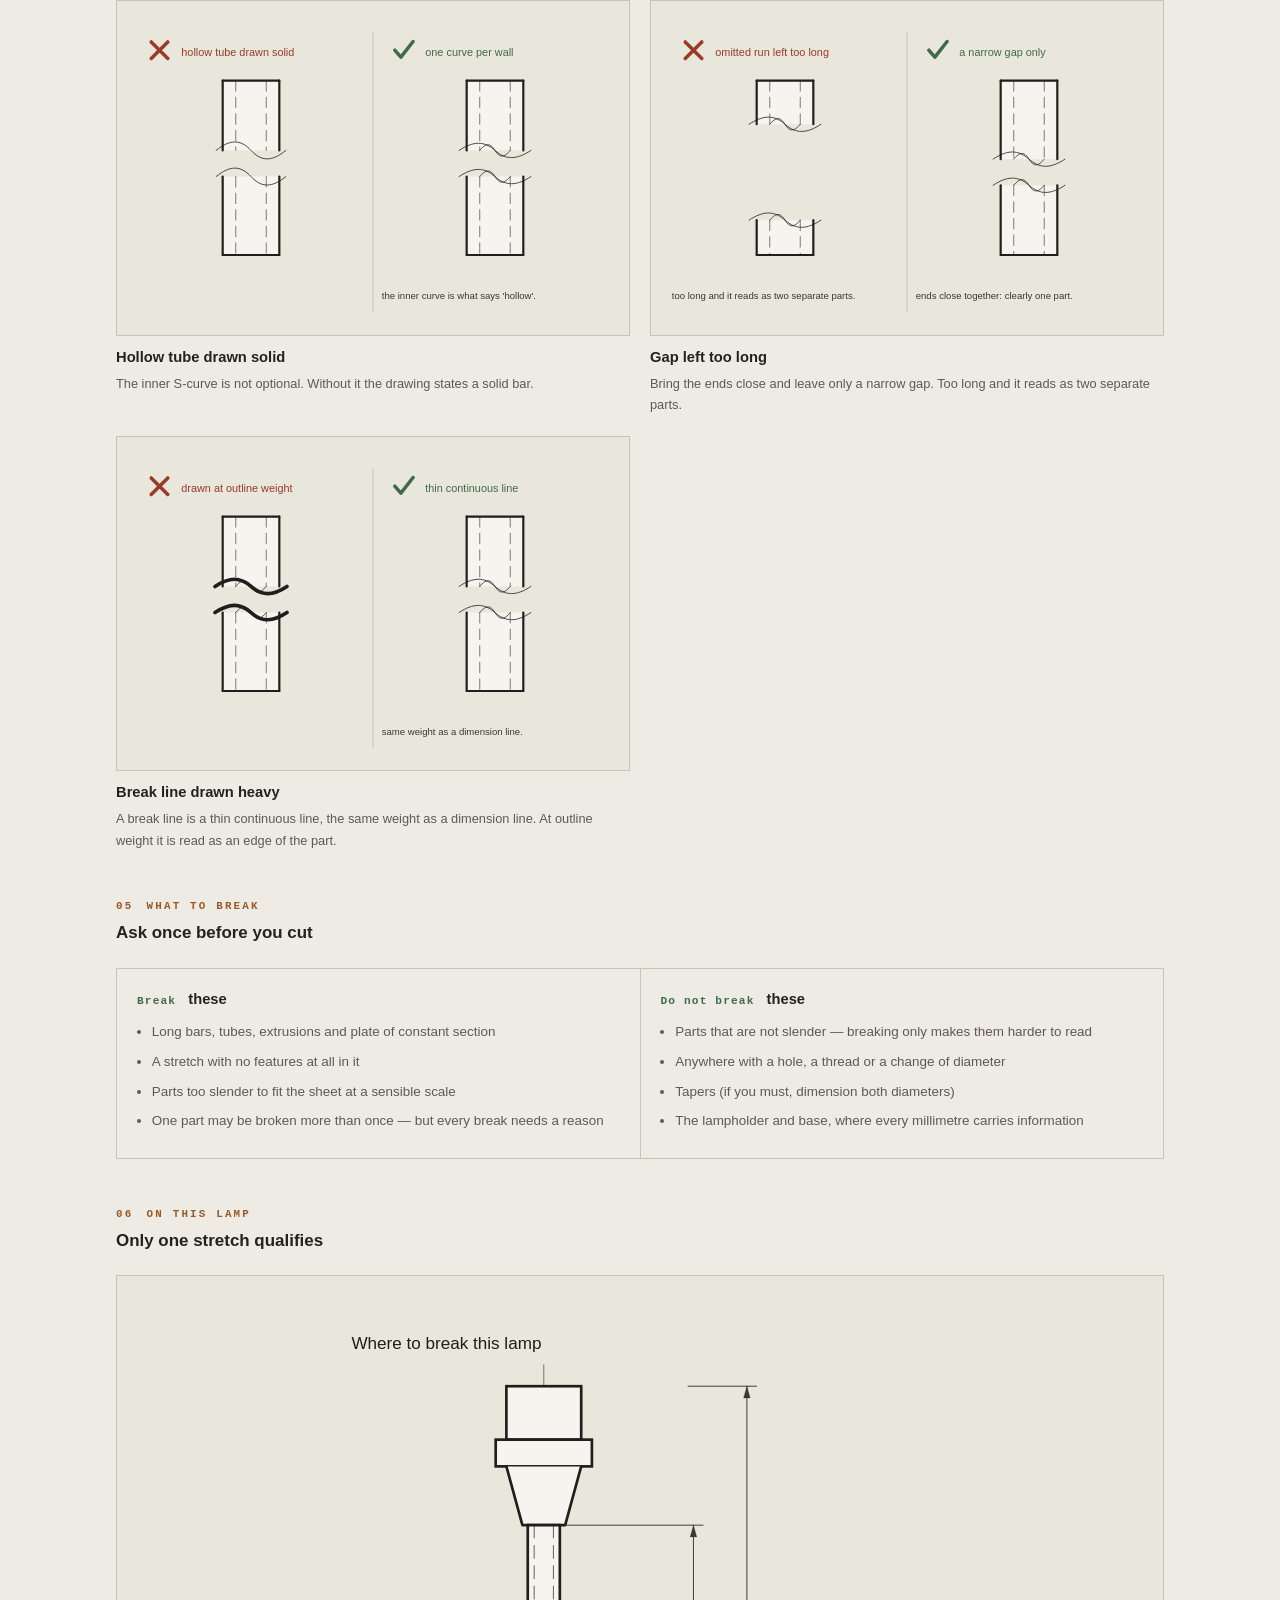
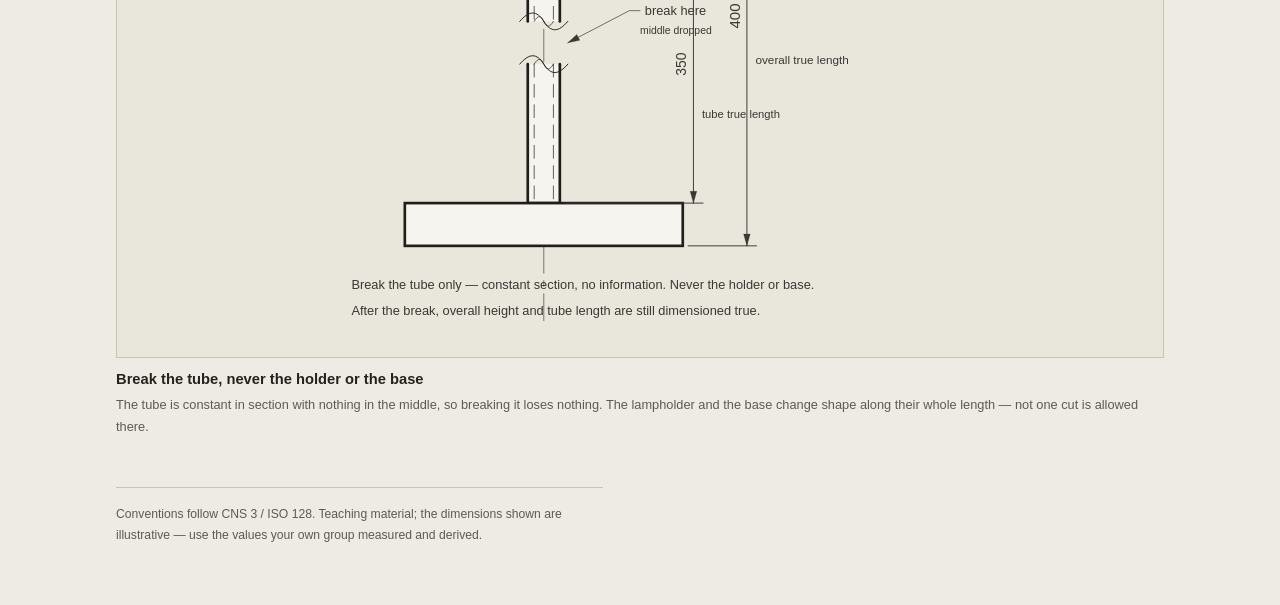
<file: w06/break-lines/index.html>
<!DOCTYPE html>
<html lang="zh-Hant">
<head>
<meta charset="utf-8">
<meta name="viewport" content="width=device-width, initial-scale=1, viewport-fit=cover">
<meta name="color-scheme" content="light dark">
<title>折斷線圖例｜Break Lines by Example</title>
<meta name="description" content="AD290B 折斷線圖例：折斷的目的是換比例而非省空間、六種斷面符號、四個畫法要點、五組常見錯誤、什麼該折什麼不該折。繁中／English／Bahasa Indonesia／Tiếng Việt。">
<link rel="icon" href="data:image/svg+xml,%3Csvg%20xmlns=%22http://www.w3.org/2000/svg%22%20viewBox=%220%200%2032%2032%22%3E%3Crect%20width=%2232%22%20height=%2232%22%20rx=%227%22%20fill=%22%231f2421%22/%3E%3Cpath%20d=%22M6%2022h20%22%20stroke=%22%23f6f2ea%22%20stroke-width=%222.6%22%20stroke-linecap=%22round%22/%3E%3Cpath%20d=%22M6%2019v6M26%2019v6%22%20stroke=%22%23d8572a%22%20stroke-width=%222.6%22%20stroke-linecap=%22round%22/%3E%3Cpath%20d=%22M9%2013h14v-5H9z%22%20fill=%22none%22%20stroke=%22%23f6f2ea%22%20stroke-width=%222.2%22/%3E%3C/svg%3E">
<style>
/* layout: a reference sheet — the rule stated once, then shown drawn */
:root{
  --desk:#edebe3; --rule:#c8c3b4; --ink:#23221f; --ink-soft:#5e5a52;
  --flag:#9a5a28; --bad:#9a3b28; --good:#3f6b4a; --cardbg:#e9e6dc;
  --f-text:"PingFang TC","Noto Sans TC","Hiragino Sans TC","Heiti TC",-apple-system,BlinkMacSystemFont,"Segoe UI",Roboto,"Helvetica Neue",Arial,"Noto Sans",sans-serif;
  --f-data:ui-monospace,SFMono-Regular,Menlo,Consolas,"Liberation Mono",monospace;
}
@media (prefers-color-scheme:dark){:root:not([data-theme="light"]){
  --desk:#191815; --rule:#3f3c35; --ink:#eae7de; --ink-soft:#a39d90;
  --flag:#d9975c; --bad:#dd8064; --good:#86b394; --cardbg:#e9e6dc; color-scheme:dark;
}}
:root[data-theme="dark"]{
  --desk:#191815; --rule:#3f3c35; --ink:#eae7de; --ink-soft:#a39d90;
  --flag:#d9975c; --bad:#dd8064; --good:#86b394; --cardbg:#e9e6dc; color-scheme:dark;
}
*{box-sizing:border-box}
body{background:var(--desk);color:var(--ink);font-family:var(--f-text);line-height:1.68;margin:0}
.wrap{max-width:1080px;margin:0 auto;
  padding-left:max(16px,env(safe-area-inset-left,0px));
  padding-right:max(16px,env(safe-area-inset-right,0px));
  padding-block:30px 60px}
header{border-bottom:1.5px solid var(--ink);padding-bottom:16px}
.stamp{font-family:var(--f-data);font-size:.64rem;letter-spacing:.2em;text-transform:uppercase;
  color:var(--flag);margin:0 0 8px}
h1{font-size:clamp(1.4rem,1.05rem + 1.5vw,2rem);font-weight:700;margin:0;text-wrap:balance}
header p{margin:12px 0 0;color:var(--ink-soft);font-size:.92rem;max-width:62ch}
header p b{color:var(--ink);font-weight:500}
section{margin-top:46px}
h2{font-size:.68rem;letter-spacing:.2em;text-transform:uppercase;color:var(--flag);
   font-family:var(--f-data);font-weight:600;margin:0 0 4px}
h2 + .sub{margin:0 0 20px;font-size:1.06rem;font-weight:700}
.grid{display:grid;gap:20px}
.g3{grid-template-columns:repeat(auto-fit,minmax(250px,1fr))}
.g2{grid-template-columns:repeat(auto-fit,minmax(min(360px,100%),1fr))}
.card{margin:0;min-width:0}
.plate{background:var(--cardbg);border:1px solid var(--rule);padding:10px 12px}
.plate svg{display:block;width:100%;height:auto}
figcaption{padding-top:9px}
figcaption b{display:block;font-size:.92rem;font-weight:700}
figcaption span{display:block;font-size:.8rem;color:var(--ink-soft);margin-top:3px}
.wide .plate{padding:14px 16px}
.wide .plate svg{max-width:620px;margin:0 auto}
.two{display:grid;grid-template-columns:repeat(auto-fit,minmax(min(320px,100%),1fr));gap:1px;
  background:var(--rule);border:1px solid var(--rule)}
.two > div{background:var(--desk);padding:18px 20px;min-width:0}
.two h3{margin:0 0 10px;font-size:.92rem;font-weight:700}
.two h3 em{font-style:normal;font-family:var(--f-data);font-size:.7rem;letter-spacing:.1em;
  margin-right:8px}
.two.ok h3 em{color:var(--good)} .two.no h3 em{color:var(--bad)}
.two ul{margin:0;padding-left:1.1em;font-size:.84rem;color:var(--ink-soft)}
.two li{margin-bottom:7px}
footer{margin-top:50px;padding-top:16px;border-top:1px solid var(--rule);
  font-size:.76rem;color:var(--ink-soft);max-width:72ch}
a{color:var(--flag);text-underline-offset:3px}
@media (prefers-reduced-motion:reduce){*{transition:none!important;animation:none!important}}

.skip{position:absolute;left:-9999px;top:0;padding:10px 14px;background:var(--ink);
  color:var(--desk);z-index:100}
.skip:focus{left:0}
.topbar{position:sticky;top:0;z-index:50;display:flex;flex-wrap:wrap;align-items:stretch;
  gap:1px;background:var(--rule);border-bottom:1px solid var(--rule);margin:0 0 2px}
.langbar{display:flex;flex-wrap:wrap;gap:1px;flex:1 1 auto;background:var(--rule)}
.langbar button,.printbtn,.navbtn{appearance:none;border:0;cursor:pointer;
  min-height:44px;padding:11px 14px;background:var(--desk);color:var(--ink-soft);
  font-family:var(--f-data);font-size:.72rem;letter-spacing:.06em;
  transition:background .12s,color .12s}
.langbar button{flex:1 1 auto}
.langbar button:hover,.printbtn:hover,.navbtn:hover{color:var(--ink)}
.langbar button[aria-pressed="true"]{background:var(--ink);color:var(--desk);font-weight:600}
.langbar button:focus-visible,.printbtn:focus-visible,.navbtn:focus-visible{outline:2px solid var(--flag);outline-offset:-3px}
.draft{margin-top:14px;padding-top:12px;border-top:1px dashed var(--rule);
  font-size:.74rem;color:var(--ink-soft);max-width:72ch}
@page{size:A4;margin:14mm 12mm}
@media print{
  .topbar,.skip{display:none!important}
  [data-lang][hidden]{display:none!important}
  .card,figure,ol.rules li,.two>div{break-inside:avoid;page-break-inside:avoid}
  h1,h2,.sub{break-after:avoid;page-break-after:avoid}
  body{background:#fff;color:#000;line-height:1.5}
  .wrap{max-width:none;padding:0;margin:0}
  .card,.plate,ol.rules li,.two{background:#fff}
  .grid{gap:10px}
  .g3,.g2{grid-template-columns:repeat(2,1fr)}
  .card.wide{grid-column:1/-1}
  section{margin-top:22px}
  header p,.draft,footer{font-size:.8rem}
  svg{-webkit-print-color-adjust:exact;print-color-adjust:exact}
}
</style>
</head>
<body>
<a class="skip" href="#main">跳到主要內容</a>
<svg width="0" height="0" style="position:absolute" aria-hidden="true"><defs><pattern id="tH" width="1.5" height="1.5" patternUnits="userSpaceOnUse" patternTransform="rotate(45)"><rect width="1.5" height="1.5" fill="#f4f2ec"/><line x1="0.75" y1="0" x2="0.75" y2="1.5" stroke="#5a5750" stroke-width="0.18"/></pattern></defs></svg>
<div class="topbar"><button type="button" class="navbtn" id="backbtn" hidden>← 返回</button><nav class="langbar" id="langbar" aria-label="Language / 語言"><button type="button" data-set="zh-Hant" lang="zh-Hant" aria-pressed="true">繁中</button><button type="button" data-set="en" lang="en" aria-pressed="false">English</button><button type="button" data-set="id" lang="id" aria-pressed="false">Bahasa Indonesia</button><button type="button" data-set="vi" lang="vi" aria-pressed="false">Tiếng Việt</button></nav><button type="button" class="printbtn" id="printbtn" title="列印時只會印出目前語言">列印／另存 PDF</button></div>
<main id="main">

<div class="wrap" data-lang="zh-Hant" lang="zh-Hant">
<header>
  <p class="stamp">設計圖學與表現法 · 折斷線</p>
  <h1>折斷線怎麼畫</h1>
  <p>折斷線不是為了省紙。它的用途是把中間沒有資訊的一段省掉，<b>讓兩端可以用更大的比例畫出來，而兩端的相對位置完全不變</b> —— 讀圖的人仍然知道這是同一個零件、哪一端接哪一端。燈具長寬比大，幾乎每一張都用得到。</p>
</header>

<section>
  <h2>01　為什麼</h2>
  <p class="sub">不是省空間，是換比例</p>
  <figure class="card wide"><div class="plate"><svg viewBox="0 0 116 104" role="img" aria-label="折斷的理由：同一根 378mm 燈管，不折斷只能用 1:10 畫、管壁消失；折斷後可用 1:3，壁厚與接頭都看得見" preserveAspectRatio="xMidYMid meet"><text x="4" y="11" font-family="'Noto Sans TC','Noto Sans CJK TC','Hiragino Sans',Inter,'Helvetica Neue',Arial,sans-serif" font-size="3.2" fill="#1f1e1b" text-anchor="start" font-weight="400">同一根燈管，兩種畫法</text>
<rect x="16" y="20" width="1.6" height="60" rx="0" fill="#f6f4ee" stroke="#1f1e1b" stroke-width="0.35"/>
<text x="8" y="88" font-family="'Noto Sans TC','Noto Sans CJK TC','Hiragino Sans',Inter,'Helvetica Neue',Arial,sans-serif" font-size="2.6" fill="#1f1e1b" text-anchor="start" font-weight="400">1:10　不折斷</text>
<text x="4" y="94" font-family="'Noto Sans TC','Noto Sans CJK TC','Hiragino Sans',Inter,'Helvetica Neue',Arial,sans-serif" font-size="2.2" fill="#3a3833" text-anchor="start" font-weight="400">為了塞進圖幅只好縮小比例，</text>
<text x="4" y="98.6" font-family="'Noto Sans TC','Noto Sans CJK TC','Hiragino Sans',Inter,'Helvetica Neue',Arial,sans-serif" font-size="2.2" fill="#3a3833" text-anchor="start" font-weight="400">管壁與接頭細節全部消失。</text>
<line x1="19.5" y1="20" x2="31.8" y2="20" stroke="#3a3833" stroke-width="0.18" stroke-linecap="round"/>
<line x1="19.5" y1="80" x2="31.8" y2="80" stroke="#3a3833" stroke-width="0.18" stroke-linecap="round"/>
<line x1="30" y1="20" x2="30" y2="80" stroke="#3a3833" stroke-width="0.18" stroke-linecap="round"/>
<polygon points="30,20 29.38,22.2 30.62,22.2" fill="#3a3833" stroke="#3a3833" stroke-width="0.05" stroke-linejoin="round"/>
<polygon points="30,80 30.62,77.8 29.38,77.8" fill="#3a3833" stroke="#3a3833" stroke-width="0.05" stroke-linejoin="round"/>
<g transform="translate(28.7,50) rotate(-90)"><text x="0" y="0" font-family="'Noto Sans TC','Noto Sans CJK TC','Hiragino Sans',Inter,'Helvetica Neue',Arial,sans-serif" font-size="2.5" fill="#3a3833" text-anchor="middle" font-weight="400">378</text></g>
<rect x="68.5" y="20" width="7" height="24" rx="0" fill="#f6f4ee" stroke="none" stroke-width="0.18"/>
<line x1="68.5" y1="20" x2="68.5" y2="44" stroke="#1f1e1b" stroke-width="0.5" stroke-linecap="round"/>
<line x1="75.5" y1="20" x2="75.5" y2="44" stroke="#1f1e1b" stroke-width="0.5" stroke-linecap="round"/>
<line x1="68.5" y1="20" x2="75.5" y2="20" stroke="#1f1e1b" stroke-width="0.5" stroke-linecap="round"/>
<line x1="69.3" y1="20" x2="69.3" y2="44" stroke="#1f1e1b" stroke-width="0.13" stroke-linecap="round" stroke-dasharray="2.4 1.4"/>
<line x1="74.7" y1="20" x2="74.7" y2="44" stroke="#1f1e1b" stroke-width="0.13" stroke-linecap="round" stroke-dasharray="2.4 1.4"/>
<rect x="68.5" y="56" width="7" height="24" rx="0" fill="#f6f4ee" stroke="none" stroke-width="0.18"/>
<line x1="68.5" y1="56" x2="68.5" y2="80" stroke="#1f1e1b" stroke-width="0.5" stroke-linecap="round"/>
<line x1="75.5" y1="56" x2="75.5" y2="80" stroke="#1f1e1b" stroke-width="0.5" stroke-linecap="round"/>
<line x1="68.5" y1="80" x2="75.5" y2="80" stroke="#1f1e1b" stroke-width="0.5" stroke-linecap="round"/>
<line x1="69.3" y1="56" x2="69.3" y2="80" stroke="#1f1e1b" stroke-width="0.13" stroke-linecap="round" stroke-dasharray="2.4 1.4"/>
<line x1="74.7" y1="56" x2="74.7" y2="80" stroke="#1f1e1b" stroke-width="0.13" stroke-linecap="round" stroke-dasharray="2.4 1.4"/>
<path d="M 67 44 C 69 41.6, 70.5 41.6, 72 44 C 73.5 46.4, 75 46.4, 77 44" fill="none" stroke="#1f1e1b" stroke-width="0.18" stroke-linecap="round"/>
<path d="M 67 56 C 69 53.6, 70.5 53.6, 72 56 C 73.5 58.4, 75 58.4, 77 56" fill="none" stroke="#1f1e1b" stroke-width="0.18" stroke-linecap="round"/>
<path d="M 69.3 44 C 70.38 42.6, 71.19 42.6, 72 44 C 72.81 45.4, 73.62 45.4, 74.7 44" fill="none" stroke="#1f1e1b" stroke-width="0.13" stroke-linecap="round"/>
<path d="M 69.3 56 C 70.38 54.6, 71.19 54.6, 72 56 C 72.81 57.4, 73.62 57.4, 74.7 56" fill="none" stroke="#1f1e1b" stroke-width="0.13" stroke-linecap="round"/>
<text x="60" y="88" font-family="'Noto Sans TC','Noto Sans CJK TC','Hiragino Sans',Inter,'Helvetica Neue',Arial,sans-serif" font-size="2.6" fill="#1f1e1b" text-anchor="start" font-weight="400">1:3　折斷</text>
<text x="56" y="94" font-family="'Noto Sans TC','Noto Sans CJK TC','Hiragino Sans',Inter,'Helvetica Neue',Arial,sans-serif" font-size="2.2" fill="#3a3833" text-anchor="start" font-weight="400">省掉中間沒有資訊的一段，比例</text>
<text x="56" y="98.6" font-family="'Noto Sans TC','Noto Sans CJK TC','Hiragino Sans',Inter,'Helvetica Neue',Arial,sans-serif" font-size="2.2" fill="#3a3833" text-anchor="start" font-weight="400">放大三倍，兩端相對位置不變。</text>
<line x1="77" y1="20" x2="89.8" y2="20" stroke="#3a3833" stroke-width="0.18" stroke-linecap="round"/>
<line x1="77" y1="80" x2="89.8" y2="80" stroke="#3a3833" stroke-width="0.18" stroke-linecap="round"/>
<line x1="88" y1="20" x2="88" y2="80" stroke="#3a3833" stroke-width="0.18" stroke-linecap="round"/>
<polygon points="88,20 87.38,22.2 88.62,22.2" fill="#3a3833" stroke="#3a3833" stroke-width="0.05" stroke-linejoin="round"/>
<polygon points="88,80 88.62,77.8 87.38,77.8" fill="#3a3833" stroke="#3a3833" stroke-width="0.05" stroke-linejoin="round"/>
<g transform="translate(86.7,50) rotate(-90)"><text x="0" y="0" font-family="'Noto Sans TC','Noto Sans CJK TC','Hiragino Sans',Inter,'Helvetica Neue',Arial,sans-serif" font-size="2.5" fill="#3a3833" text-anchor="middle" font-weight="400">378</text></g>
<text x="89.6" y="54" font-family="'Noto Sans TC','Noto Sans CJK TC','Hiragino Sans',Inter,'Helvetica Neue',Arial,sans-serif" font-size="2.2" fill="#3a3833" text-anchor="start" font-weight="400">實長</text></svg></div><figcaption><b>左邊畫不出來的東西，右邊看得見</b><span>同一根 378mm 的燈管。不折斷，只能縮到 1:10，管壁和接頭全部消失；折斷之後可以用 1:3，兩端的相對位置一點都沒變，尺寸照樣標 378。</span></figcaption></figure>
</section>

<section>
  <h2>02　符號</h2>
  <p class="sub">斷面是什麼材料、什麼形狀，符號就不一樣</p>
  <div class="grid g3"><figure class="card "><div class="plate"><svg viewBox="0 0 58 46" role="img" aria-label="中空圓管的折斷符號：外壁與內壁各一條 S 形曲線" preserveAspectRatio="xMidYMid meet"><rect x="21" y="6" width="16" height="14" rx="0" fill="#f6f4ee" stroke="none" stroke-width="0.18"/>
<line x1="21" y1="6" x2="21" y2="20" stroke="#1f1e1b" stroke-width="0.5" stroke-linecap="round"/>
<line x1="37" y1="6" x2="37" y2="20" stroke="#1f1e1b" stroke-width="0.5" stroke-linecap="round"/>
<line x1="21" y1="6" x2="37" y2="6" stroke="#1f1e1b" stroke-width="0.5" stroke-linecap="round"/>
<line x1="24.5" y1="6" x2="24.5" y2="20" stroke="#1f1e1b" stroke-width="0.13" stroke-linecap="round" stroke-dasharray="2.4 1.4"/>
<line x1="33.5" y1="6" x2="33.5" y2="20" stroke="#1f1e1b" stroke-width="0.13" stroke-linecap="round" stroke-dasharray="2.4 1.4"/>
<rect x="21" y="26" width="16" height="14" rx="0" fill="#f6f4ee" stroke="none" stroke-width="0.18"/>
<line x1="21" y1="26" x2="21" y2="40" stroke="#1f1e1b" stroke-width="0.5" stroke-linecap="round"/>
<line x1="37" y1="26" x2="37" y2="40" stroke="#1f1e1b" stroke-width="0.5" stroke-linecap="round"/>
<line x1="21" y1="40" x2="37" y2="40" stroke="#1f1e1b" stroke-width="0.5" stroke-linecap="round"/>
<line x1="24.5" y1="26" x2="24.5" y2="40" stroke="#1f1e1b" stroke-width="0.13" stroke-linecap="round" stroke-dasharray="2.4 1.4"/>
<line x1="33.5" y1="26" x2="33.5" y2="40" stroke="#1f1e1b" stroke-width="0.13" stroke-linecap="round" stroke-dasharray="2.4 1.4"/>
<path d="M 19.5 20 C 23.3 17.2, 26.15 17.2, 29 20 C 31.85 22.8, 34.7 22.8, 38.5 20" fill="none" stroke="#1f1e1b" stroke-width="0.18" stroke-linecap="round"/>
<path d="M 19.5 26 C 23.3 23.2, 26.15 23.2, 29 26 C 31.85 28.8, 34.7 28.8, 38.5 26" fill="none" stroke="#1f1e1b" stroke-width="0.18" stroke-linecap="round"/>
<path d="M 24.5 20 C 26.3 18.4, 27.65 18.4, 29 20 C 30.35 21.6, 31.7 21.6, 33.5 20" fill="none" stroke="#1f1e1b" stroke-width="0.13" stroke-linecap="round"/>
<path d="M 24.5 26 C 26.3 24.4, 27.65 24.4, 29 26 C 30.35 27.6, 31.7 27.6, 33.5 26" fill="none" stroke="#1f1e1b" stroke-width="0.13" stroke-linecap="round"/>
<text x="2" y="45" font-family="'Noto Sans TC','Noto Sans CJK TC','Hiragino Sans',Inter,'Helvetica Neue',Arial,sans-serif" font-size="2.2" fill="#3a3833" text-anchor="start" font-weight="400">中空圓管：外壁一條、內壁一條</text></svg></div><figcaption><b>中空圓管</b><span>燈具最常用的一種。外壁一條 S 形、內壁一條 S 形，內壁那條就是在說「它是中空的」。漏畫就變成實心棒。</span></figcaption></figure><figure class="card "><div class="plate"><svg viewBox="0 0 58 46" role="img" aria-label="實心圓桿的折斷符號：S 形曲線" preserveAspectRatio="xMidYMid meet"><rect x="22" y="6" width="14" height="14" rx="0" fill="#f6f4ee" stroke="none" stroke-width="0.18"/>
<line x1="22" y1="6" x2="22" y2="20" stroke="#1f1e1b" stroke-width="0.5" stroke-linecap="round"/>
<line x1="36" y1="6" x2="36" y2="20" stroke="#1f1e1b" stroke-width="0.5" stroke-linecap="round"/>
<line x1="22" y1="6" x2="36" y2="6" stroke="#1f1e1b" stroke-width="0.5" stroke-linecap="round"/>
<rect x="22" y="26" width="14" height="14" rx="0" fill="#f6f4ee" stroke="none" stroke-width="0.18"/>
<line x1="22" y1="26" x2="22" y2="40" stroke="#1f1e1b" stroke-width="0.5" stroke-linecap="round"/>
<line x1="36" y1="26" x2="36" y2="40" stroke="#1f1e1b" stroke-width="0.5" stroke-linecap="round"/>
<line x1="22" y1="40" x2="36" y2="40" stroke="#1f1e1b" stroke-width="0.5" stroke-linecap="round"/>
<path d="M 20.5 20 C 23.9 17.2, 26.45 17.2, 29 20 C 31.55 22.8, 34.1 22.8, 37.5 20" fill="none" stroke="#1f1e1b" stroke-width="0.18" stroke-linecap="round"/>
<path d="M 20.5 26 C 23.9 23.2, 26.45 23.2, 29 26 C 31.55 28.8, 34.1 28.8, 37.5 26" fill="none" stroke="#1f1e1b" stroke-width="0.18" stroke-linecap="round"/>
<text x="2" y="45" font-family="'Noto Sans TC','Noto Sans CJK TC','Hiragino Sans',Inter,'Helvetica Neue',Arial,sans-serif" font-size="2.2" fill="#3a3833" text-anchor="start" font-weight="400">實心圓桿：一條 S 形曲線</text></svg></div><figcaption><b>實心圓桿</b><span>一條 S 形曲線貫穿整個斷面。和中空管的差別只在有沒有內壁那條線。</span></figcaption></figure><figure class="card "><div class="plate"><svg viewBox="0 0 58 46" role="img" aria-label="矩形斷面的折斷符號：徒手畫的波浪線" preserveAspectRatio="xMidYMid meet"><rect x="18" y="6" width="22" height="14" rx="0" fill="#f6f4ee" stroke="none" stroke-width="0.18"/>
<line x1="18" y1="6" x2="18" y2="20" stroke="#1f1e1b" stroke-width="0.5" stroke-linecap="round"/>
<line x1="40" y1="6" x2="40" y2="20" stroke="#1f1e1b" stroke-width="0.5" stroke-linecap="round"/>
<line x1="18" y1="6" x2="40" y2="6" stroke="#1f1e1b" stroke-width="0.5" stroke-linecap="round"/>
<rect x="18" y="26" width="22" height="14" rx="0" fill="#f6f4ee" stroke="none" stroke-width="0.18"/>
<line x1="18" y1="26" x2="18" y2="40" stroke="#1f1e1b" stroke-width="0.5" stroke-linecap="round"/>
<line x1="40" y1="26" x2="40" y2="40" stroke="#1f1e1b" stroke-width="0.5" stroke-linecap="round"/>
<line x1="18" y1="40" x2="40" y2="40" stroke="#1f1e1b" stroke-width="0.5" stroke-linecap="round"/>
<polyline points="16,20 17.083,20.421 18.167,20.778 19.25,21.016 20.333,21.1 21.417,21.016 22.5,20.778 23.583,20.421 24.667,20 25.75,19.579 26.833,19.222 27.917,18.984 29,18.9 30.083,18.984 31.167,19.222 32.25,19.579 33.333,20 34.417,20.421 35.5,20.778 36.583,21.016 37.667,21.1 38.75,21.016 39.833,20.778 40.917,20.421 42,20" fill="none" stroke="#1f1e1b" stroke-width="0.18" stroke-linecap="round" stroke-linejoin="round"/>
<polyline points="16,26 17.083,26.421 18.167,26.778 19.25,27.016 20.333,27.1 21.417,27.016 22.5,26.778 23.583,26.421 24.667,26 25.75,25.579 26.833,25.222 27.917,24.984 29,24.9 30.083,24.984 31.167,25.222 32.25,25.579 33.333,26 34.417,26.421 35.5,26.778 36.583,27.016 37.667,27.1 38.75,27.016 39.833,26.778 40.917,26.421 42,26" fill="none" stroke="#1f1e1b" stroke-width="0.18" stroke-linecap="round" stroke-linejoin="round"/>
<text x="2" y="45" font-family="'Noto Sans TC','Noto Sans CJK TC','Hiragino Sans',Inter,'Helvetica Neue',Arial,sans-serif" font-size="2.2" fill="#3a3833" text-anchor="start" font-weight="400">矩形斷面：徒手波浪線</text></svg></div><figcaption><b>矩形斷面</b><span>徒手畫的波浪線，不用尺。板材、方管、型材都用這個。</span></figcaption></figure><figure class="card "><div class="plate"><svg viewBox="0 0 58 46" role="img" aria-label="木材的折斷符號：鋸齒線" preserveAspectRatio="xMidYMid meet"><rect x="18" y="6" width="22" height="14" rx="0" fill="#f6f4ee" stroke="none" stroke-width="0.18"/>
<line x1="18" y1="6" x2="18" y2="20" stroke="#1f1e1b" stroke-width="0.5" stroke-linecap="round"/>
<line x1="40" y1="6" x2="40" y2="20" stroke="#1f1e1b" stroke-width="0.5" stroke-linecap="round"/>
<line x1="18" y1="6" x2="40" y2="6" stroke="#1f1e1b" stroke-width="0.5" stroke-linecap="round"/>
<rect x="18" y="26" width="22" height="14" rx="0" fill="#f6f4ee" stroke="none" stroke-width="0.18"/>
<line x1="18" y1="26" x2="18" y2="40" stroke="#1f1e1b" stroke-width="0.5" stroke-linecap="round"/>
<line x1="40" y1="26" x2="40" y2="40" stroke="#1f1e1b" stroke-width="0.5" stroke-linecap="round"/>
<line x1="18" y1="40" x2="40" y2="40" stroke="#1f1e1b" stroke-width="0.5" stroke-linecap="round"/>
<polyline points="16,20 19.25,21.6 25.75,18.4 32.25,21.6 38.75,18.4 42,20" fill="none" stroke="#1f1e1b" stroke-width="0.18" stroke-linecap="round" stroke-linejoin="miter"/>
<polyline points="16,26 19.25,27.6 25.75,24.4 32.25,27.6 38.75,24.4 42,26" fill="none" stroke="#1f1e1b" stroke-width="0.18" stroke-linecap="round" stroke-linejoin="miter"/>
<text x="2" y="45" font-family="'Noto Sans TC','Noto Sans CJK TC','Hiragino Sans',Inter,'Helvetica Neue',Arial,sans-serif" font-size="2.2" fill="#3a3833" text-anchor="start" font-weight="400">木材：鋸齒線</text></svg></div><figcaption><b>木材</b><span>鋸齒線。這是材料的慣例符號，看到鋸齒就知道是木頭。</span></figcaption></figure><figure class="card "><div class="plate"><svg viewBox="0 0 58 46" role="img" aria-label="超長等斷面件的折斷符號：直線加 Z 字彎折" preserveAspectRatio="xMidYMid meet"><rect x="19" y="6" width="20" height="14" rx="0" fill="#f6f4ee" stroke="none" stroke-width="0.18"/>
<line x1="19" y1="6" x2="19" y2="20" stroke="#1f1e1b" stroke-width="0.5" stroke-linecap="round"/>
<line x1="39" y1="6" x2="39" y2="20" stroke="#1f1e1b" stroke-width="0.5" stroke-linecap="round"/>
<line x1="19" y1="6" x2="39" y2="6" stroke="#1f1e1b" stroke-width="0.5" stroke-linecap="round"/>
<rect x="19" y="26" width="20" height="14" rx="0" fill="#f6f4ee" stroke="none" stroke-width="0.18"/>
<line x1="19" y1="26" x2="19" y2="40" stroke="#1f1e1b" stroke-width="0.5" stroke-linecap="round"/>
<line x1="39" y1="26" x2="39" y2="40" stroke="#1f1e1b" stroke-width="0.5" stroke-linecap="round"/>
<line x1="19" y1="40" x2="39" y2="40" stroke="#1f1e1b" stroke-width="0.5" stroke-linecap="round"/>
<polyline points="17,20 26,20 28,17.6 30,22.4 32,20 41,20" fill="none" stroke="#1f1e1b" stroke-width="0.18" stroke-linecap="round" stroke-linejoin="round"/>
<polyline points="17,26 26,26 28,23.6 30,28.4 32,26 41,26" fill="none" stroke="#1f1e1b" stroke-width="0.18" stroke-linecap="round" stroke-linejoin="round"/>
<text x="2" y="45" font-family="'Noto Sans TC','Noto Sans CJK TC','Hiragino Sans',Inter,'Helvetica Neue',Arial,sans-serif" font-size="2.2" fill="#3a3833" text-anchor="start" font-weight="400">超長等斷面件：Z 字折斷線（可用尺）</text></svg></div><figcaption><b>超長等斷面件</b><span>Z 字折斷線，可以用尺畫。很長的桿件、型鋼、導軌用這個，比波浪線乾淨。</span></figcaption></figure><figure class="card "><div class="plate"><svg viewBox="0 0 64 46" role="img" aria-label="錐形件的折斷：折斷處兩端的直徑都必須標註" preserveAspectRatio="xMidYMid meet"><polyline points="20,6 38,6 35,20 23,20" fill="#f6f4ee" stroke="#1f1e1b" stroke-width="0.5" stroke-linecap="round" stroke-linejoin="round"/>
<polyline points="24.6,26 33.4,26 31,40 27,40" fill="#f6f4ee" stroke="#1f1e1b" stroke-width="0.5" stroke-linecap="round" stroke-linejoin="round"/>
<path d="M 23 20 C 25.4 18, 27.2 18, 29 20 C 30.8 22, 32.6 22, 35 20" fill="none" stroke="#1f1e1b" stroke-width="0.18" stroke-linecap="round"/>
<path d="M 24.6 26 C 26.36 24.4, 27.68 24.4, 29 26 C 30.32 27.6, 31.64 27.6, 33.4 26" fill="none" stroke="#1f1e1b" stroke-width="0.18" stroke-linecap="round"/>
<polyline points="35.6,13 44,10 46,10" fill="none" stroke="#3a3833" stroke-width="0.13" stroke-linecap="round" stroke-linejoin="round"/>
<polygon points="35.6,13 37.88,12.844 37.463,11.676" fill="#3a3833" stroke="#3a3833" stroke-width="0.05" stroke-linejoin="round"/>
<text x="46.9" y="10.9" font-family="'Noto Sans TC','Noto Sans CJK TC','Hiragino Sans',Inter,'Helvetica Neue',Arial,sans-serif" font-size="2.1" fill="#3a3833" text-anchor="start" font-weight="400">Ø18</text>
<polyline points="32.2,33 42,36 44,36" fill="none" stroke="#3a3833" stroke-width="0.13" stroke-linecap="round" stroke-linejoin="round"/>
<polygon points="32.2,33 34.122,34.237 34.485,33.051" fill="#3a3833" stroke="#3a3833" stroke-width="0.05" stroke-linejoin="round"/>
<text x="44.9" y="36.9" font-family="'Noto Sans TC','Noto Sans CJK TC','Hiragino Sans',Inter,'Helvetica Neue',Arial,sans-serif" font-size="2.1" fill="#3a3833" text-anchor="start" font-weight="400">Ø9</text>
<text x="2" y="45" font-family="'Noto Sans TC','Noto Sans CJK TC','Hiragino Sans',Inter,'Helvetica Neue',Arial,sans-serif" font-size="2.2" fill="#3a3833" text-anchor="start" font-weight="400">錐形件：折斷處兩端直徑都要標</text></svg></div><figcaption><b>錐形件</b><span>錐度件折斷後看不出變化，所以折斷處的兩端直徑都必須標出來，否則資訊就掉了。</span></figcaption></figure></div>
</section>

<section>
  <h2>03　畫法</h2>
  <p class="sub">四個要點</p>
  <figure class="card wide"><div class="plate"><svg viewBox="0 0 116 98" role="img" aria-label="折斷線的四個畫法要點：線粗、超出輪廓、省略段短、兩端對稱" preserveAspectRatio="xMidYMid meet"><text x="4" y="11" font-family="'Noto Sans TC','Noto Sans CJK TC','Hiragino Sans',Inter,'Helvetica Neue',Arial,sans-serif" font-size="3.2" fill="#1f1e1b" text-anchor="start" font-weight="400">四個要點</text>
<rect x="32" y="20" width="16" height="22" rx="0" fill="#f6f4ee" stroke="none" stroke-width="0.18"/>
<line x1="32" y1="20" x2="32" y2="42" stroke="#1f1e1b" stroke-width="0.5" stroke-linecap="round"/>
<line x1="48" y1="20" x2="48" y2="42" stroke="#1f1e1b" stroke-width="0.5" stroke-linecap="round"/>
<line x1="32" y1="20" x2="48" y2="20" stroke="#1f1e1b" stroke-width="0.5" stroke-linecap="round"/>
<line x1="35.5" y1="20" x2="35.5" y2="42" stroke="#1f1e1b" stroke-width="0.13" stroke-linecap="round" stroke-dasharray="2.4 1.4"/>
<line x1="44.5" y1="20" x2="44.5" y2="42" stroke="#1f1e1b" stroke-width="0.13" stroke-linecap="round" stroke-dasharray="2.4 1.4"/>
<rect x="32" y="52" width="16" height="26" rx="0" fill="#f6f4ee" stroke="none" stroke-width="0.18"/>
<line x1="32" y1="52" x2="32" y2="78" stroke="#1f1e1b" stroke-width="0.5" stroke-linecap="round"/>
<line x1="48" y1="52" x2="48" y2="78" stroke="#1f1e1b" stroke-width="0.5" stroke-linecap="round"/>
<line x1="32" y1="78" x2="48" y2="78" stroke="#1f1e1b" stroke-width="0.5" stroke-linecap="round"/>
<line x1="35.5" y1="52" x2="35.5" y2="78" stroke="#1f1e1b" stroke-width="0.13" stroke-linecap="round" stroke-dasharray="2.4 1.4"/>
<line x1="44.5" y1="52" x2="44.5" y2="78" stroke="#1f1e1b" stroke-width="0.13" stroke-linecap="round" stroke-dasharray="2.4 1.4"/>
<path d="M 30.5 42 C 34.3 39.1, 37.15 39.1, 40 42 C 42.85 44.9, 45.7 44.9, 49.5 42" fill="none" stroke="#1f1e1b" stroke-width="0.18" stroke-linecap="round"/>
<path d="M 30.5 52 C 34.3 49.1, 37.15 49.1, 40 52 C 42.85 54.9, 45.7 54.9, 49.5 52" fill="none" stroke="#1f1e1b" stroke-width="0.18" stroke-linecap="round"/>
<path d="M 35.5 42 C 37.3 40.3, 38.65 40.3, 40 42 C 41.35 43.7, 42.7 43.7, 44.5 42" fill="none" stroke="#1f1e1b" stroke-width="0.13" stroke-linecap="round"/>
<path d="M 35.5 52 C 37.3 50.3, 38.65 50.3, 40 52 C 41.35 53.7, 42.7 53.7, 44.5 52" fill="none" stroke="#1f1e1b" stroke-width="0.13" stroke-linecap="round"/>
<polyline points="30.4,42.8 28,34 26,34" fill="none" stroke="#3a3833" stroke-width="0.13" stroke-linecap="round" stroke-linejoin="round"/>
<polygon points="30.4,42.8 30.419,40.514 29.223,40.841" fill="#3a3833" stroke="#3a3833" stroke-width="0.05" stroke-linejoin="round"/>
<text x="25.1" y="34.9" font-family="'Noto Sans TC','Noto Sans CJK TC','Hiragino Sans',Inter,'Helvetica Neue',Arial,sans-serif" font-size="2.4" fill="#3a3833" text-anchor="end" font-weight="400">① 細實線</text>
<text x="26" y="38.4" font-family="'Noto Sans TC','Noto Sans CJK TC','Hiragino Sans',Inter,'Helvetica Neue',Arial,sans-serif" font-size="1.95" fill="#3a3833" text-anchor="end" font-weight="400">0.18–0.25，和尺寸線同粗</text>
<polyline points="49.6,51.4 60,44 62,44" fill="none" stroke="#3a3833" stroke-width="0.13" stroke-linecap="round" stroke-linejoin="round"/>
<polygon points="49.6,51.4 51.752,50.63 51.033,49.619" fill="#3a3833" stroke="#3a3833" stroke-width="0.05" stroke-linejoin="round"/>
<text x="62.9" y="44.9" font-family="'Noto Sans TC','Noto Sans CJK TC','Hiragino Sans',Inter,'Helvetica Neue',Arial,sans-serif" font-size="2.3" fill="#3a3833" text-anchor="start" font-weight="400">② 兩端略為超出輪廓</text>
<text x="62" y="48" font-family="'Noto Sans TC','Noto Sans CJK TC','Hiragino Sans',Inter,'Helvetica Neue',Arial,sans-serif" font-size="1.9" fill="#3a3833" text-anchor="start" font-weight="400">各約 1–2mm，看得出是斷面</text>
<line x1="30" y1="42" x2="24.2" y2="42" stroke="#3a3833" stroke-width="0.18" stroke-linecap="round"/>
<line x1="30" y1="52" x2="24.2" y2="52" stroke="#3a3833" stroke-width="0.18" stroke-linecap="round"/>
<line x1="26" y1="42" x2="26" y2="52" stroke="#3a3833" stroke-width="0.18" stroke-linecap="round"/>
<polygon points="26,42 25.38,44.2 26.62,44.2" fill="#3a3833" stroke="#3a3833" stroke-width="0.05" stroke-linejoin="round"/>
<polygon points="26,52 26.62,49.8 25.38,49.8" fill="#3a3833" stroke="#3a3833" stroke-width="0.05" stroke-linejoin="round"/>
<g transform="translate(24.7,47) rotate(-90)"><text x="0" y="0" font-family="'Noto Sans TC','Noto Sans CJK TC','Hiragino Sans',Inter,'Helvetica Neue',Arial,sans-serif" font-size="2.6" fill="#3a3833" text-anchor="middle" font-weight="400">③</text></g>
<text x="4" y="62" font-family="'Noto Sans TC','Noto Sans CJK TC','Hiragino Sans',Inter,'Helvetica Neue',Arial,sans-serif" font-size="2.3" fill="#3a3833" text-anchor="start" font-weight="400">③ 省略段只留小縫，</text>
<text x="4" y="66.4" font-family="'Noto Sans TC','Noto Sans CJK TC','Hiragino Sans',Inter,'Helvetica Neue',Arial,sans-serif" font-size="2.3" fill="#3a3833" text-anchor="start" font-weight="400">　 兩端要靠近。</text>
<polyline points="40,65 58,70 60,70" fill="none" stroke="#3a3833" stroke-width="0.13" stroke-linecap="round" stroke-linejoin="round"/>
<polygon points="40,65 41.954,66.186 42.286,64.991" fill="#3a3833" stroke="#3a3833" stroke-width="0.05" stroke-linejoin="round"/>
<text x="60.9" y="70.9" font-family="'Noto Sans TC','Noto Sans CJK TC','Hiragino Sans',Inter,'Helvetica Neue',Arial,sans-serif" font-size="2.3" fill="#3a3833" text-anchor="start" font-weight="400">④ 兩端符號方向對稱</text>
<text x="60" y="74" font-family="'Noto Sans TC','Noto Sans CJK TC','Hiragino Sans',Inter,'Helvetica Neue',Arial,sans-serif" font-size="1.9" fill="#3a3833" text-anchor="start" font-weight="400">像同一刀切出來的</text>
<text x="4" y="92" font-family="'Noto Sans TC','Noto Sans CJK TC','Hiragino Sans',Inter,'Helvetica Neue',Arial,sans-serif" font-size="2.3" fill="#3a3833" text-anchor="start" font-weight="400">折斷面本身不畫剖面線 —— 除非這個視圖本來就是剖視圖。</text></svg></div><figcaption><b>線粗、超出、省略段、對稱</b><span>折斷面本身不畫剖面線 —— 除非這個視圖本來就是剖視圖。折斷線也不是剖切線，兩者不要混用。</span></figcaption></figure>
</section>

<section>
  <h2>04　常見錯誤</h2>
  <p class="sub">由嚴重到輕微</p>
  <div class="grid g2"><figure class="card "><div class="plate"><svg viewBox="0 0 112 72" role="img" aria-label="錯誤對照：折斷後兩段必須保持對正，中心線貫通" preserveAspectRatio="xMidYMid meet"><line x1="56" y1="5" x2="56" y2="69" stroke="#45423c" stroke-width="0.13" stroke-linecap="round" opacity="0.35"/>
<g stroke="#9a3b28" stroke-width="0.8" stroke-linecap="round"><line x1="5.1" y1="7.1" x2="8.9" y2="10.9"/><line x1="8.9" y1="7.1" x2="5.1" y2="10.9"/></g>
<text x="12" y="10.4" font-family="'Noto Sans TC','Noto Sans CJK TC','Hiragino Sans',Inter,'Helvetica Neue',Arial,sans-serif" font-size="2.5" fill="#9a3b28" text-anchor="start" font-weight="400">折斷後兩段沒對正</text>
<polyline points="61,9 62.4,10.6 65.2,7" fill="none" stroke="#3f6b4a" stroke-width="0.8" stroke-linecap="round" stroke-linejoin="round"/>
<text x="68" y="10.4" font-family="'Noto Sans TC','Noto Sans CJK TC','Hiragino Sans',Inter,'Helvetica Neue',Arial,sans-serif" font-size="2.5" fill="#3f6b4a" text-anchor="start" font-weight="400">中心線貫穿省略段</text>
<g transform="translate(2,0)"><rect x="19.5" y="16" width="13" height="16" rx="0" fill="#f6f4ee" stroke="none" stroke-width="0.18"/>
<line x1="19.5" y1="16" x2="19.5" y2="32" stroke="#1f1e1b" stroke-width="0.5" stroke-linecap="round"/>
<line x1="32.5" y1="16" x2="32.5" y2="32" stroke="#1f1e1b" stroke-width="0.5" stroke-linecap="round"/>
<line x1="19.5" y1="16" x2="32.5" y2="16" stroke="#1f1e1b" stroke-width="0.5" stroke-linecap="round"/>
<line x1="22.5" y1="16" x2="22.5" y2="32" stroke="#1f1e1b" stroke-width="0.13" stroke-linecap="round" stroke-dasharray="2.4 1.4"/>
<line x1="29.5" y1="16" x2="29.5" y2="32" stroke="#1f1e1b" stroke-width="0.13" stroke-linecap="round" stroke-dasharray="2.4 1.4"/>
<rect x="25.5" y="38" width="13" height="18" rx="0" fill="#f6f4ee" stroke="none" stroke-width="0.18"/>
<line x1="25.5" y1="38" x2="25.5" y2="56" stroke="#1f1e1b" stroke-width="0.5" stroke-linecap="round"/>
<line x1="38.5" y1="38" x2="38.5" y2="56" stroke="#1f1e1b" stroke-width="0.5" stroke-linecap="round"/>
<line x1="25.5" y1="56" x2="38.5" y2="56" stroke="#1f1e1b" stroke-width="0.5" stroke-linecap="round"/>
<line x1="28.5" y1="38" x2="28.5" y2="56" stroke="#1f1e1b" stroke-width="0.13" stroke-linecap="round" stroke-dasharray="2.4 1.4"/>
<line x1="35.5" y1="38" x2="35.5" y2="56" stroke="#1f1e1b" stroke-width="0.13" stroke-linecap="round" stroke-dasharray="2.4 1.4"/>
<path d="M 18 32 C 21.2 29.4, 23.6 29.4, 26 32 C 28.4 34.6, 30.8 34.6, 34 32" fill="none" stroke="#1f1e1b" stroke-width="0.18" stroke-linecap="round"/>
<path d="M 24 38 C 27.2 35.4, 29.6 35.4, 32 38 C 34.4 40.6, 36.8 40.6, 40 38" fill="none" stroke="#1f1e1b" stroke-width="0.18" stroke-linecap="round"/>
<line x1="26" y1="12" x2="26" y2="33" stroke="#45423c" stroke-width="0.13" stroke-linecap="round" stroke-dasharray="6 1.4 1.1 1.4"/>
<line x1="32" y1="37" x2="32" y2="60" stroke="#45423c" stroke-width="0.13" stroke-linecap="round" stroke-dasharray="6 1.4 1.1 1.4"/>
<text x="0" y="66" font-family="'Noto Sans TC','Noto Sans CJK TC','Hiragino Sans',Inter,'Helvetica Neue',Arial,sans-serif" font-size="2.2" fill="#3a3833" text-anchor="start" font-weight="400">兩段錯開，投影關係就斷了。</text></g>
<g transform="translate(58,0)"><rect x="19.5" y="16" width="13" height="16" rx="0" fill="#f6f4ee" stroke="none" stroke-width="0.18"/>
<line x1="19.5" y1="16" x2="19.5" y2="32" stroke="#1f1e1b" stroke-width="0.5" stroke-linecap="round"/>
<line x1="32.5" y1="16" x2="32.5" y2="32" stroke="#1f1e1b" stroke-width="0.5" stroke-linecap="round"/>
<line x1="19.5" y1="16" x2="32.5" y2="16" stroke="#1f1e1b" stroke-width="0.5" stroke-linecap="round"/>
<line x1="22.5" y1="16" x2="22.5" y2="32" stroke="#1f1e1b" stroke-width="0.13" stroke-linecap="round" stroke-dasharray="2.4 1.4"/>
<line x1="29.5" y1="16" x2="29.5" y2="32" stroke="#1f1e1b" stroke-width="0.13" stroke-linecap="round" stroke-dasharray="2.4 1.4"/>
<rect x="19.5" y="38" width="13" height="18" rx="0" fill="#f6f4ee" stroke="none" stroke-width="0.18"/>
<line x1="19.5" y1="38" x2="19.5" y2="56" stroke="#1f1e1b" stroke-width="0.5" stroke-linecap="round"/>
<line x1="32.5" y1="38" x2="32.5" y2="56" stroke="#1f1e1b" stroke-width="0.5" stroke-linecap="round"/>
<line x1="19.5" y1="56" x2="32.5" y2="56" stroke="#1f1e1b" stroke-width="0.5" stroke-linecap="round"/>
<line x1="22.5" y1="38" x2="22.5" y2="56" stroke="#1f1e1b" stroke-width="0.13" stroke-linecap="round" stroke-dasharray="2.4 1.4"/>
<line x1="29.5" y1="38" x2="29.5" y2="56" stroke="#1f1e1b" stroke-width="0.13" stroke-linecap="round" stroke-dasharray="2.4 1.4"/>
<path d="M 17.75 32 C 21.05 29.8, 23.525 29.8, 26 32 C 28.475 34.2, 30.95 34.2, 34.25 32" fill="none" stroke="#1f1e1b" stroke-width="0.18" stroke-linecap="round"/>
<path d="M 17.75 38 C 21.05 35.8, 23.525 35.8, 26 38 C 28.475 40.2, 30.95 40.2, 34.25 38" fill="none" stroke="#1f1e1b" stroke-width="0.18" stroke-linecap="round"/>
<path d="M 22.5 32 C 23.9 30.24, 24.95 30.24, 26 32 C 27.05 33.76, 28.1 33.76, 29.5 32" fill="none" stroke="#1f1e1b" stroke-width="0.16" stroke-linecap="round"/>
<path d="M 22.5 38 C 23.9 36.24, 24.95 36.24, 26 38 C 27.05 39.76, 28.1 39.76, 29.5 38" fill="none" stroke="#1f1e1b" stroke-width="0.16" stroke-linecap="round"/>
<line x1="26" y1="12" x2="26" y2="60" stroke="#45423c" stroke-width="0.13" stroke-linecap="round" stroke-dasharray="6 1.4 1.1 1.4"/>
<text x="0" y="66" font-family="'Noto Sans TC','Noto Sans CJK TC','Hiragino Sans',Inter,'Helvetica Neue',Arial,sans-serif" font-size="2.2" fill="#3a3833" text-anchor="start" font-weight="400">中心線貫通，兩端相對位置不變。</text></g></svg></div><figcaption><b>折斷後兩段沒對正</b><span>折斷線最重要的一條規則。兩段必須在同一條中心線上，中心線還要貫穿省略段 —— 這樣讀圖的人才知道那是同一個零件。</span></figcaption></figure><figure class="card "><div class="plate"><svg viewBox="0 0 112 72" role="img" aria-label="錯誤對照：折斷後的尺寸應標實際全長" preserveAspectRatio="xMidYMid meet"><line x1="56" y1="5" x2="56" y2="69" stroke="#45423c" stroke-width="0.13" stroke-linecap="round" opacity="0.35"/>
<g stroke="#9a3b28" stroke-width="0.8" stroke-linecap="round"><line x1="5.1" y1="7.1" x2="8.9" y2="10.9"/><line x1="8.9" y1="7.1" x2="5.1" y2="10.9"/></g>
<text x="12" y="10.4" font-family="'Noto Sans TC','Noto Sans CJK TC','Hiragino Sans',Inter,'Helvetica Neue',Arial,sans-serif" font-size="2.5" fill="#9a3b28" text-anchor="start" font-weight="400">標圖上量到的長度</text>
<polyline points="61,9 62.4,10.6 65.2,7" fill="none" stroke="#3f6b4a" stroke-width="0.8" stroke-linecap="round" stroke-linejoin="round"/>
<text x="68" y="10.4" font-family="'Noto Sans TC','Noto Sans CJK TC','Hiragino Sans',Inter,'Helvetica Neue',Arial,sans-serif" font-size="2.5" fill="#3f6b4a" text-anchor="start" font-weight="400">標零件的實際全長</text>
<g transform="translate(2,0)"><rect x="19.5" y="16" width="13" height="16" rx="0" fill="#f6f4ee" stroke="none" stroke-width="0.18"/>
<line x1="19.5" y1="16" x2="19.5" y2="32" stroke="#1f1e1b" stroke-width="0.5" stroke-linecap="round"/>
<line x1="32.5" y1="16" x2="32.5" y2="32" stroke="#1f1e1b" stroke-width="0.5" stroke-linecap="round"/>
<line x1="19.5" y1="16" x2="32.5" y2="16" stroke="#1f1e1b" stroke-width="0.5" stroke-linecap="round"/>
<line x1="22.5" y1="16" x2="22.5" y2="32" stroke="#1f1e1b" stroke-width="0.13" stroke-linecap="round" stroke-dasharray="2.4 1.4"/>
<line x1="29.5" y1="16" x2="29.5" y2="32" stroke="#1f1e1b" stroke-width="0.13" stroke-linecap="round" stroke-dasharray="2.4 1.4"/>
<rect x="19.5" y="38" width="13" height="18" rx="0" fill="#f6f4ee" stroke="none" stroke-width="0.18"/>
<line x1="19.5" y1="38" x2="19.5" y2="56" stroke="#1f1e1b" stroke-width="0.5" stroke-linecap="round"/>
<line x1="32.5" y1="38" x2="32.5" y2="56" stroke="#1f1e1b" stroke-width="0.5" stroke-linecap="round"/>
<line x1="19.5" y1="56" x2="32.5" y2="56" stroke="#1f1e1b" stroke-width="0.5" stroke-linecap="round"/>
<line x1="22.5" y1="38" x2="22.5" y2="56" stroke="#1f1e1b" stroke-width="0.13" stroke-linecap="round" stroke-dasharray="2.4 1.4"/>
<line x1="29.5" y1="38" x2="29.5" y2="56" stroke="#1f1e1b" stroke-width="0.13" stroke-linecap="round" stroke-dasharray="2.4 1.4"/>
<path d="M 17.75 32 C 21.05 29.8, 23.525 29.8, 26 32 C 28.475 34.2, 30.95 34.2, 34.25 32" fill="none" stroke="#1f1e1b" stroke-width="0.18" stroke-linecap="round"/>
<path d="M 17.75 38 C 21.05 35.8, 23.525 35.8, 26 38 C 28.475 40.2, 30.95 40.2, 34.25 38" fill="none" stroke="#1f1e1b" stroke-width="0.18" stroke-linecap="round"/>
<path d="M 22.5 32 C 23.9 30.24, 24.95 30.24, 26 32 C 27.05 33.76, 28.1 33.76, 29.5 32" fill="none" stroke="#1f1e1b" stroke-width="0.16" stroke-linecap="round"/>
<path d="M 22.5 38 C 23.9 36.24, 24.95 36.24, 26 38 C 27.05 39.76, 28.1 39.76, 29.5 38" fill="none" stroke="#1f1e1b" stroke-width="0.16" stroke-linecap="round"/>
<line x1="34" y1="16" x2="43.8" y2="16" stroke="#3a3833" stroke-width="0.18" stroke-linecap="round"/>
<line x1="34" y1="56" x2="43.8" y2="56" stroke="#3a3833" stroke-width="0.18" stroke-linecap="round"/>
<line x1="42" y1="16" x2="42" y2="56" stroke="#3a3833" stroke-width="0.18" stroke-linecap="round"/>
<polygon points="42,16 41.38,18.2 42.62,18.2" fill="#3a3833" stroke="#3a3833" stroke-width="0.05" stroke-linejoin="round"/>
<polygon points="42,56 42.62,53.8 41.38,53.8" fill="#3a3833" stroke="#3a3833" stroke-width="0.05" stroke-linejoin="round"/>
<g transform="translate(40.7,36) rotate(-90)"><text x="0" y="0" font-family="'Noto Sans TC','Noto Sans CJK TC','Hiragino Sans',Inter,'Helvetica Neue',Arial,sans-serif" font-size="2.6" fill="#3a3833" text-anchor="middle" font-weight="400">96</text></g>
<text x="0" y="66" font-family="'Noto Sans TC','Noto Sans CJK TC','Hiragino Sans',Inter,'Helvetica Neue',Arial,sans-serif" font-size="2.2" fill="#3a3833" text-anchor="start" font-weight="400">圖上量到的長度，不是零件的長度。</text></g>
<g transform="translate(58,0)"><rect x="19.5" y="16" width="13" height="16" rx="0" fill="#f6f4ee" stroke="none" stroke-width="0.18"/>
<line x1="19.5" y1="16" x2="19.5" y2="32" stroke="#1f1e1b" stroke-width="0.5" stroke-linecap="round"/>
<line x1="32.5" y1="16" x2="32.5" y2="32" stroke="#1f1e1b" stroke-width="0.5" stroke-linecap="round"/>
<line x1="19.5" y1="16" x2="32.5" y2="16" stroke="#1f1e1b" stroke-width="0.5" stroke-linecap="round"/>
<line x1="22.5" y1="16" x2="22.5" y2="32" stroke="#1f1e1b" stroke-width="0.13" stroke-linecap="round" stroke-dasharray="2.4 1.4"/>
<line x1="29.5" y1="16" x2="29.5" y2="32" stroke="#1f1e1b" stroke-width="0.13" stroke-linecap="round" stroke-dasharray="2.4 1.4"/>
<rect x="19.5" y="38" width="13" height="18" rx="0" fill="#f6f4ee" stroke="none" stroke-width="0.18"/>
<line x1="19.5" y1="38" x2="19.5" y2="56" stroke="#1f1e1b" stroke-width="0.5" stroke-linecap="round"/>
<line x1="32.5" y1="38" x2="32.5" y2="56" stroke="#1f1e1b" stroke-width="0.5" stroke-linecap="round"/>
<line x1="19.5" y1="56" x2="32.5" y2="56" stroke="#1f1e1b" stroke-width="0.5" stroke-linecap="round"/>
<line x1="22.5" y1="38" x2="22.5" y2="56" stroke="#1f1e1b" stroke-width="0.13" stroke-linecap="round" stroke-dasharray="2.4 1.4"/>
<line x1="29.5" y1="38" x2="29.5" y2="56" stroke="#1f1e1b" stroke-width="0.13" stroke-linecap="round" stroke-dasharray="2.4 1.4"/>
<path d="M 17.75 32 C 21.05 29.8, 23.525 29.8, 26 32 C 28.475 34.2, 30.95 34.2, 34.25 32" fill="none" stroke="#1f1e1b" stroke-width="0.18" stroke-linecap="round"/>
<path d="M 17.75 38 C 21.05 35.8, 23.525 35.8, 26 38 C 28.475 40.2, 30.95 40.2, 34.25 38" fill="none" stroke="#1f1e1b" stroke-width="0.18" stroke-linecap="round"/>
<path d="M 22.5 32 C 23.9 30.24, 24.95 30.24, 26 32 C 27.05 33.76, 28.1 33.76, 29.5 32" fill="none" stroke="#1f1e1b" stroke-width="0.16" stroke-linecap="round"/>
<path d="M 22.5 38 C 23.9 36.24, 24.95 36.24, 26 38 C 27.05 39.76, 28.1 39.76, 29.5 38" fill="none" stroke="#1f1e1b" stroke-width="0.16" stroke-linecap="round"/>
<line x1="34" y1="16" x2="43.8" y2="16" stroke="#3a3833" stroke-width="0.18" stroke-linecap="round"/>
<line x1="34" y1="56" x2="43.8" y2="56" stroke="#3a3833" stroke-width="0.18" stroke-linecap="round"/>
<line x1="42" y1="16" x2="42" y2="56" stroke="#3a3833" stroke-width="0.18" stroke-linecap="round"/>
<polygon points="42,16 41.38,18.2 42.62,18.2" fill="#3a3833" stroke="#3a3833" stroke-width="0.05" stroke-linejoin="round"/>
<polygon points="42,56 42.62,53.8 41.38,53.8" fill="#3a3833" stroke="#3a3833" stroke-width="0.05" stroke-linejoin="round"/>
<g transform="translate(40.7,36) rotate(-90)"><text x="0" y="0" font-family="'Noto Sans TC','Noto Sans CJK TC','Hiragino Sans',Inter,'Helvetica Neue',Arial,sans-serif" font-size="2.6" fill="#3a3833" text-anchor="middle" font-weight="400">378</text></g>
<text x="0" y="66" font-family="'Noto Sans TC','Noto Sans CJK TC','Hiragino Sans',Inter,'Helvetica Neue',Arial,sans-serif" font-size="2.2" fill="#3a3833" text-anchor="start" font-weight="400">折斷只省畫，不省長度。</text></g></svg></div><figcaption><b>標圖上量到的長度</b><span>折斷省的是畫的工，不是零件的長度。尺寸一律標實際全長，這是最嚴重也最常見的錯誤。</span></figcaption></figure><figure class="card "><div class="plate"><svg viewBox="0 0 112 72" role="img" aria-label="錯誤對照：中空圓管的折斷斷面畫法" preserveAspectRatio="xMidYMid meet"><line x1="56" y1="5" x2="56" y2="69" stroke="#45423c" stroke-width="0.13" stroke-linecap="round" opacity="0.35"/>
<g stroke="#9a3b28" stroke-width="0.8" stroke-linecap="round"><line x1="5.1" y1="7.1" x2="8.9" y2="10.9"/><line x1="8.9" y1="7.1" x2="5.1" y2="10.9"/></g>
<text x="12" y="10.4" font-family="'Noto Sans TC','Noto Sans CJK TC','Hiragino Sans',Inter,'Helvetica Neue',Arial,sans-serif" font-size="2.5" fill="#9a3b28" text-anchor="start" font-weight="400">中空管畫成實心斷面</text>
<polyline points="61,9 62.4,10.6 65.2,7" fill="none" stroke="#3f6b4a" stroke-width="0.8" stroke-linecap="round" stroke-linejoin="round"/>
<text x="68" y="10.4" font-family="'Noto Sans TC','Noto Sans CJK TC','Hiragino Sans',Inter,'Helvetica Neue',Arial,sans-serif" font-size="2.5" fill="#3f6b4a" text-anchor="start" font-weight="400">外壁內壁各畫一條</text>
<g transform="translate(2,0)"><rect x="19.5" y="16" width="13" height="16" rx="0" fill="#f6f4ee" stroke="none" stroke-width="0.18"/>
<line x1="19.5" y1="16" x2="19.5" y2="32" stroke="#1f1e1b" stroke-width="0.5" stroke-linecap="round"/>
<line x1="32.5" y1="16" x2="32.5" y2="32" stroke="#1f1e1b" stroke-width="0.5" stroke-linecap="round"/>
<line x1="19.5" y1="16" x2="32.5" y2="16" stroke="#1f1e1b" stroke-width="0.5" stroke-linecap="round"/>
<line x1="22.5" y1="16" x2="22.5" y2="32" stroke="#1f1e1b" stroke-width="0.13" stroke-linecap="round" stroke-dasharray="2.4 1.4"/>
<line x1="29.5" y1="16" x2="29.5" y2="32" stroke="#1f1e1b" stroke-width="0.13" stroke-linecap="round" stroke-dasharray="2.4 1.4"/>
<rect x="19.5" y="38" width="13" height="18" rx="0" fill="#f6f4ee" stroke="none" stroke-width="0.18"/>
<line x1="19.5" y1="38" x2="19.5" y2="56" stroke="#1f1e1b" stroke-width="0.5" stroke-linecap="round"/>
<line x1="32.5" y1="38" x2="32.5" y2="56" stroke="#1f1e1b" stroke-width="0.5" stroke-linecap="round"/>
<line x1="19.5" y1="56" x2="32.5" y2="56" stroke="#1f1e1b" stroke-width="0.5" stroke-linecap="round"/>
<line x1="22.5" y1="38" x2="22.5" y2="56" stroke="#1f1e1b" stroke-width="0.13" stroke-linecap="round" stroke-dasharray="2.4 1.4"/>
<line x1="29.5" y1="38" x2="29.5" y2="56" stroke="#1f1e1b" stroke-width="0.13" stroke-linecap="round" stroke-dasharray="2.4 1.4"/>
<path d="M 18 32 C 21.2 29.4, 23.6 29.4, 26 32 C 28.4 34.6, 30.8 34.6, 34 32" fill="none" stroke="#1f1e1b" stroke-width="0.18" stroke-linecap="round"/>
<path d="M 18 38 C 21.2 35.4, 23.6 35.4, 26 38 C 28.4 40.6, 30.8 40.6, 34 38" fill="none" stroke="#1f1e1b" stroke-width="0.18" stroke-linecap="round"/></g>
<g transform="translate(58,0)"><rect x="19.5" y="16" width="13" height="16" rx="0" fill="#f6f4ee" stroke="none" stroke-width="0.18"/>
<line x1="19.5" y1="16" x2="19.5" y2="32" stroke="#1f1e1b" stroke-width="0.5" stroke-linecap="round"/>
<line x1="32.5" y1="16" x2="32.5" y2="32" stroke="#1f1e1b" stroke-width="0.5" stroke-linecap="round"/>
<line x1="19.5" y1="16" x2="32.5" y2="16" stroke="#1f1e1b" stroke-width="0.5" stroke-linecap="round"/>
<line x1="22.5" y1="16" x2="22.5" y2="32" stroke="#1f1e1b" stroke-width="0.13" stroke-linecap="round" stroke-dasharray="2.4 1.4"/>
<line x1="29.5" y1="16" x2="29.5" y2="32" stroke="#1f1e1b" stroke-width="0.13" stroke-linecap="round" stroke-dasharray="2.4 1.4"/>
<rect x="19.5" y="38" width="13" height="18" rx="0" fill="#f6f4ee" stroke="none" stroke-width="0.18"/>
<line x1="19.5" y1="38" x2="19.5" y2="56" stroke="#1f1e1b" stroke-width="0.5" stroke-linecap="round"/>
<line x1="32.5" y1="38" x2="32.5" y2="56" stroke="#1f1e1b" stroke-width="0.5" stroke-linecap="round"/>
<line x1="19.5" y1="56" x2="32.5" y2="56" stroke="#1f1e1b" stroke-width="0.5" stroke-linecap="round"/>
<line x1="22.5" y1="38" x2="22.5" y2="56" stroke="#1f1e1b" stroke-width="0.13" stroke-linecap="round" stroke-dasharray="2.4 1.4"/>
<line x1="29.5" y1="38" x2="29.5" y2="56" stroke="#1f1e1b" stroke-width="0.13" stroke-linecap="round" stroke-dasharray="2.4 1.4"/>
<path d="M 17.75 32 C 21.05 29.8, 23.525 29.8, 26 32 C 28.475 34.2, 30.95 34.2, 34.25 32" fill="none" stroke="#1f1e1b" stroke-width="0.18" stroke-linecap="round"/>
<path d="M 17.75 38 C 21.05 35.8, 23.525 35.8, 26 38 C 28.475 40.2, 30.95 40.2, 34.25 38" fill="none" stroke="#1f1e1b" stroke-width="0.18" stroke-linecap="round"/>
<path d="M 22.5 32 C 23.9 30.24, 24.95 30.24, 26 32 C 27.05 33.76, 28.1 33.76, 29.5 32" fill="none" stroke="#1f1e1b" stroke-width="0.16" stroke-linecap="round"/>
<path d="M 22.5 38 C 23.9 36.24, 24.95 36.24, 26 38 C 27.05 39.76, 28.1 39.76, 29.5 38" fill="none" stroke="#1f1e1b" stroke-width="0.16" stroke-linecap="round"/>
<text x="0" y="66" font-family="'Noto Sans TC','Noto Sans CJK TC','Hiragino Sans',Inter,'Helvetica Neue',Arial,sans-serif" font-size="2.2" fill="#3a3833" text-anchor="start" font-weight="400">內壁那條線就是在說「它是中空的」。</text></g></svg></div><figcaption><b>中空管畫成實心</b><span>內壁那條 S 形不能省。省掉之後，圖面在說這是一根實心棒。</span></figcaption></figure><figure class="card "><div class="plate"><svg viewBox="0 0 112 72" role="img" aria-label="錯誤對照：折斷省略段的長度" preserveAspectRatio="xMidYMid meet"><line x1="56" y1="5" x2="56" y2="69" stroke="#45423c" stroke-width="0.13" stroke-linecap="round" opacity="0.35"/>
<g stroke="#9a3b28" stroke-width="0.8" stroke-linecap="round"><line x1="5.1" y1="7.1" x2="8.9" y2="10.9"/><line x1="8.9" y1="7.1" x2="5.1" y2="10.9"/></g>
<text x="12" y="10.4" font-family="'Noto Sans TC','Noto Sans CJK TC','Hiragino Sans',Inter,'Helvetica Neue',Arial,sans-serif" font-size="2.5" fill="#9a3b28" text-anchor="start" font-weight="400">省略段留得太長</text>
<polyline points="61,9 62.4,10.6 65.2,7" fill="none" stroke="#3f6b4a" stroke-width="0.8" stroke-linecap="round" stroke-linejoin="round"/>
<text x="68" y="10.4" font-family="'Noto Sans TC','Noto Sans CJK TC','Hiragino Sans',Inter,'Helvetica Neue',Arial,sans-serif" font-size="2.5" fill="#3f6b4a" text-anchor="start" font-weight="400">只留一道小縫</text>
<g transform="translate(2,0)"><rect x="19.5" y="16" width="13" height="10" rx="0" fill="#f6f4ee" stroke="none" stroke-width="0.18"/>
<line x1="19.5" y1="16" x2="19.5" y2="26" stroke="#1f1e1b" stroke-width="0.5" stroke-linecap="round"/>
<line x1="32.5" y1="16" x2="32.5" y2="26" stroke="#1f1e1b" stroke-width="0.5" stroke-linecap="round"/>
<line x1="19.5" y1="16" x2="32.5" y2="16" stroke="#1f1e1b" stroke-width="0.5" stroke-linecap="round"/>
<line x1="22.5" y1="16" x2="22.5" y2="26" stroke="#1f1e1b" stroke-width="0.13" stroke-linecap="round" stroke-dasharray="2.4 1.4"/>
<line x1="29.5" y1="16" x2="29.5" y2="26" stroke="#1f1e1b" stroke-width="0.13" stroke-linecap="round" stroke-dasharray="2.4 1.4"/>
<rect x="19.5" y="48" width="13" height="8" rx="0" fill="#f6f4ee" stroke="none" stroke-width="0.18"/>
<line x1="19.5" y1="48" x2="19.5" y2="56" stroke="#1f1e1b" stroke-width="0.5" stroke-linecap="round"/>
<line x1="32.5" y1="48" x2="32.5" y2="56" stroke="#1f1e1b" stroke-width="0.5" stroke-linecap="round"/>
<line x1="19.5" y1="56" x2="32.5" y2="56" stroke="#1f1e1b" stroke-width="0.5" stroke-linecap="round"/>
<line x1="22.5" y1="48" x2="22.5" y2="56" stroke="#1f1e1b" stroke-width="0.13" stroke-linecap="round" stroke-dasharray="2.4 1.4"/>
<line x1="29.5" y1="48" x2="29.5" y2="56" stroke="#1f1e1b" stroke-width="0.13" stroke-linecap="round" stroke-dasharray="2.4 1.4"/>
<path d="M 17.75 26 C 21.05 23.8, 23.525 23.8, 26 26 C 28.475 28.2, 30.95 28.2, 34.25 26" fill="none" stroke="#1f1e1b" stroke-width="0.18" stroke-linecap="round"/>
<path d="M 17.75 48 C 21.05 45.8, 23.525 45.8, 26 48 C 28.475 50.2, 30.95 50.2, 34.25 48" fill="none" stroke="#1f1e1b" stroke-width="0.18" stroke-linecap="round"/>
<path d="M 22.5 26 C 23.9 24.24, 24.95 24.24, 26 26 C 27.05 27.76, 28.1 27.76, 29.5 26" fill="none" stroke="#1f1e1b" stroke-width="0.16" stroke-linecap="round"/>
<path d="M 22.5 48 C 23.9 46.24, 24.95 46.24, 26 48 C 27.05 49.76, 28.1 49.76, 29.5 48" fill="none" stroke="#1f1e1b" stroke-width="0.16" stroke-linecap="round"/>
<text x="0" y="66" font-family="'Noto Sans TC','Noto Sans CJK TC','Hiragino Sans',Inter,'Helvetica Neue',Arial,sans-serif" font-size="2.2" fill="#3a3833" text-anchor="start" font-weight="400">留太長，讀圖的人會以為是兩個零件。</text></g>
<g transform="translate(58,0)"><rect x="19.5" y="16" width="13" height="18" rx="0" fill="#f6f4ee" stroke="none" stroke-width="0.18"/>
<line x1="19.5" y1="16" x2="19.5" y2="34" stroke="#1f1e1b" stroke-width="0.5" stroke-linecap="round"/>
<line x1="32.5" y1="16" x2="32.5" y2="34" stroke="#1f1e1b" stroke-width="0.5" stroke-linecap="round"/>
<line x1="19.5" y1="16" x2="32.5" y2="16" stroke="#1f1e1b" stroke-width="0.5" stroke-linecap="round"/>
<line x1="22.5" y1="16" x2="22.5" y2="34" stroke="#1f1e1b" stroke-width="0.13" stroke-linecap="round" stroke-dasharray="2.4 1.4"/>
<line x1="29.5" y1="16" x2="29.5" y2="34" stroke="#1f1e1b" stroke-width="0.13" stroke-linecap="round" stroke-dasharray="2.4 1.4"/>
<rect x="19.5" y="40" width="13" height="16" rx="0" fill="#f6f4ee" stroke="none" stroke-width="0.18"/>
<line x1="19.5" y1="40" x2="19.5" y2="56" stroke="#1f1e1b" stroke-width="0.5" stroke-linecap="round"/>
<line x1="32.5" y1="40" x2="32.5" y2="56" stroke="#1f1e1b" stroke-width="0.5" stroke-linecap="round"/>
<line x1="19.5" y1="56" x2="32.5" y2="56" stroke="#1f1e1b" stroke-width="0.5" stroke-linecap="round"/>
<line x1="22.5" y1="40" x2="22.5" y2="56" stroke="#1f1e1b" stroke-width="0.13" stroke-linecap="round" stroke-dasharray="2.4 1.4"/>
<line x1="29.5" y1="40" x2="29.5" y2="56" stroke="#1f1e1b" stroke-width="0.13" stroke-linecap="round" stroke-dasharray="2.4 1.4"/>
<path d="M 17.75 34 C 21.05 31.8, 23.525 31.8, 26 34 C 28.475 36.2, 30.95 36.2, 34.25 34" fill="none" stroke="#1f1e1b" stroke-width="0.18" stroke-linecap="round"/>
<path d="M 17.75 40 C 21.05 37.8, 23.525 37.8, 26 40 C 28.475 42.2, 30.95 42.2, 34.25 40" fill="none" stroke="#1f1e1b" stroke-width="0.18" stroke-linecap="round"/>
<path d="M 22.5 34 C 23.9 32.24, 24.95 32.24, 26 34 C 27.05 35.76, 28.1 35.76, 29.5 34" fill="none" stroke="#1f1e1b" stroke-width="0.16" stroke-linecap="round"/>
<path d="M 22.5 40 C 23.9 38.24, 24.95 38.24, 26 40 C 27.05 41.76, 28.1 41.76, 29.5 40" fill="none" stroke="#1f1e1b" stroke-width="0.16" stroke-linecap="round"/>
<text x="0" y="66" font-family="'Noto Sans TC','Noto Sans CJK TC','Hiragino Sans',Inter,'Helvetica Neue',Arial,sans-serif" font-size="2.2" fill="#3a3833" text-anchor="start" font-weight="400">兩端靠近，一眼看出是同一根。</text></g></svg></div><figcaption><b>省略段留太長</b><span>兩端要靠近，只留一道小縫。留太長會被讀成兩個分開的零件。</span></figcaption></figure><figure class="card "><div class="plate"><svg viewBox="0 0 112 72" role="img" aria-label="錯誤對照：折斷線的線粗" preserveAspectRatio="xMidYMid meet"><line x1="56" y1="5" x2="56" y2="69" stroke="#45423c" stroke-width="0.13" stroke-linecap="round" opacity="0.35"/>
<g stroke="#9a3b28" stroke-width="0.8" stroke-linecap="round"><line x1="5.1" y1="7.1" x2="8.9" y2="10.9"/><line x1="8.9" y1="7.1" x2="5.1" y2="10.9"/></g>
<text x="12" y="10.4" font-family="'Noto Sans TC','Noto Sans CJK TC','Hiragino Sans',Inter,'Helvetica Neue',Arial,sans-serif" font-size="2.5" fill="#9a3b28" text-anchor="start" font-weight="400">用輪廓線的粗細畫</text>
<polyline points="61,9 62.4,10.6 65.2,7" fill="none" stroke="#3f6b4a" stroke-width="0.8" stroke-linecap="round" stroke-linejoin="round"/>
<text x="68" y="10.4" font-family="'Noto Sans TC','Noto Sans CJK TC','Hiragino Sans',Inter,'Helvetica Neue',Arial,sans-serif" font-size="2.5" fill="#3f6b4a" text-anchor="start" font-weight="400">用細實線畫</text>
<g transform="translate(2,0)"><rect x="19.5" y="16" width="13" height="16" rx="0" fill="#f6f4ee" stroke="none" stroke-width="0.18"/>
<line x1="19.5" y1="16" x2="19.5" y2="32" stroke="#1f1e1b" stroke-width="0.5" stroke-linecap="round"/>
<line x1="32.5" y1="16" x2="32.5" y2="32" stroke="#1f1e1b" stroke-width="0.5" stroke-linecap="round"/>
<line x1="19.5" y1="16" x2="32.5" y2="16" stroke="#1f1e1b" stroke-width="0.5" stroke-linecap="round"/>
<line x1="22.5" y1="16" x2="22.5" y2="32" stroke="#1f1e1b" stroke-width="0.13" stroke-linecap="round" stroke-dasharray="2.4 1.4"/>
<line x1="29.5" y1="16" x2="29.5" y2="32" stroke="#1f1e1b" stroke-width="0.13" stroke-linecap="round" stroke-dasharray="2.4 1.4"/>
<rect x="19.5" y="38" width="13" height="18" rx="0" fill="#f6f4ee" stroke="none" stroke-width="0.18"/>
<line x1="19.5" y1="38" x2="19.5" y2="56" stroke="#1f1e1b" stroke-width="0.5" stroke-linecap="round"/>
<line x1="32.5" y1="38" x2="32.5" y2="56" stroke="#1f1e1b" stroke-width="0.5" stroke-linecap="round"/>
<line x1="19.5" y1="56" x2="32.5" y2="56" stroke="#1f1e1b" stroke-width="0.5" stroke-linecap="round"/>
<line x1="22.5" y1="38" x2="22.5" y2="56" stroke="#1f1e1b" stroke-width="0.13" stroke-linecap="round" stroke-dasharray="2.4 1.4"/>
<line x1="29.5" y1="38" x2="29.5" y2="56" stroke="#1f1e1b" stroke-width="0.13" stroke-linecap="round" stroke-dasharray="2.4 1.4"/>
<path d="M 17.75 32 C 21.05 29.8, 23.525 29.8, 26 32 C 28.475 34.2, 30.95 34.2, 34.25 32" fill="none" stroke="#1f1e1b" stroke-width="0.85" stroke-linecap="round"/>
<path d="M 17.75 38 C 21.05 35.8, 23.525 35.8, 26 38 C 28.475 40.2, 30.95 40.2, 34.25 38" fill="none" stroke="#1f1e1b" stroke-width="0.85" stroke-linecap="round"/>
<path d="M 22.5 32 C 23.9 30.24, 24.95 30.24, 26 32 C 27.05 33.76, 28.1 33.76, 29.5 32" fill="none" stroke="#1f1e1b" stroke-width="0.16" stroke-linecap="round"/>
<path d="M 22.5 38 C 23.9 36.24, 24.95 36.24, 26 38 C 27.05 39.76, 28.1 39.76, 29.5 38" fill="none" stroke="#1f1e1b" stroke-width="0.16" stroke-linecap="round"/></g>
<g transform="translate(58,0)"><rect x="19.5" y="16" width="13" height="16" rx="0" fill="#f6f4ee" stroke="none" stroke-width="0.18"/>
<line x1="19.5" y1="16" x2="19.5" y2="32" stroke="#1f1e1b" stroke-width="0.5" stroke-linecap="round"/>
<line x1="32.5" y1="16" x2="32.5" y2="32" stroke="#1f1e1b" stroke-width="0.5" stroke-linecap="round"/>
<line x1="19.5" y1="16" x2="32.5" y2="16" stroke="#1f1e1b" stroke-width="0.5" stroke-linecap="round"/>
<line x1="22.5" y1="16" x2="22.5" y2="32" stroke="#1f1e1b" stroke-width="0.13" stroke-linecap="round" stroke-dasharray="2.4 1.4"/>
<line x1="29.5" y1="16" x2="29.5" y2="32" stroke="#1f1e1b" stroke-width="0.13" stroke-linecap="round" stroke-dasharray="2.4 1.4"/>
<rect x="19.5" y="38" width="13" height="18" rx="0" fill="#f6f4ee" stroke="none" stroke-width="0.18"/>
<line x1="19.5" y1="38" x2="19.5" y2="56" stroke="#1f1e1b" stroke-width="0.5" stroke-linecap="round"/>
<line x1="32.5" y1="38" x2="32.5" y2="56" stroke="#1f1e1b" stroke-width="0.5" stroke-linecap="round"/>
<line x1="19.5" y1="56" x2="32.5" y2="56" stroke="#1f1e1b" stroke-width="0.5" stroke-linecap="round"/>
<line x1="22.5" y1="38" x2="22.5" y2="56" stroke="#1f1e1b" stroke-width="0.13" stroke-linecap="round" stroke-dasharray="2.4 1.4"/>
<line x1="29.5" y1="38" x2="29.5" y2="56" stroke="#1f1e1b" stroke-width="0.13" stroke-linecap="round" stroke-dasharray="2.4 1.4"/>
<path d="M 17.75 32 C 21.05 29.8, 23.525 29.8, 26 32 C 28.475 34.2, 30.95 34.2, 34.25 32" fill="none" stroke="#1f1e1b" stroke-width="0.18" stroke-linecap="round"/>
<path d="M 17.75 38 C 21.05 35.8, 23.525 35.8, 26 38 C 28.475 40.2, 30.95 40.2, 34.25 38" fill="none" stroke="#1f1e1b" stroke-width="0.18" stroke-linecap="round"/>
<path d="M 22.5 32 C 23.9 30.24, 24.95 30.24, 26 32 C 27.05 33.76, 28.1 33.76, 29.5 32" fill="none" stroke="#1f1e1b" stroke-width="0.16" stroke-linecap="round"/>
<path d="M 22.5 38 C 23.9 36.24, 24.95 36.24, 26 38 C 27.05 39.76, 28.1 39.76, 29.5 38" fill="none" stroke="#1f1e1b" stroke-width="0.16" stroke-linecap="round"/>
<text x="0" y="66" font-family="'Noto Sans TC','Noto Sans CJK TC','Hiragino Sans',Inter,'Helvetica Neue',Arial,sans-serif" font-size="2.2" fill="#3a3833" text-anchor="start" font-weight="400">折斷線和尺寸線同粗。</text></g></svg></div><figcaption><b>折斷線用粗線</b><span>折斷線是細實線，和尺寸線同粗。畫成輪廓線的粗細，會被誤認為是零件的邊。</span></figcaption></figure></div>
</section>

<section>
  <h2>05　什麼該折</h2>
  <p class="sub">折之前先問一次</p>
  <div class="two ok"><div><h3><em>可以折</em>這些情況</h3><ul><li>等斷面的長桿、管、型材、板材</li><li>中間完全沒有特徵的一段</li><li>長寬比大到正常比例畫不下的件</li><li>同一個零件可以折斷不只一次，但每一次都要有理由</li></ul></div>
  <div><h3><em>不要折</em>這些情況</h3><ul><li>長寬比不大的件 —— 折了反而難讀</li><li>中間有孔、螺紋、變徑的位置</li><li>錐度件（真要折，兩端直徑都要標）</li><li>燈頭、底座這種每一段都有資訊的部位</li></ul></div></div>
</section>

<section>
  <h2>06　用在這盞燈上</h2>
  <p class="sub">只有一段該折</p>
  <figure class="card wide"><div class="plate"><svg viewBox="0 0 116 122" role="img" aria-label="燈具的折斷實例：只折等斷面的燈管，中心線貫通，總高與燈管長度仍標實際尺寸" preserveAspectRatio="xMidYMid meet"><text x="4" y="11" font-family="'Noto Sans TC','Noto Sans CJK TC','Hiragino Sans',Inter,'Helvetica Neue',Arial,sans-serif" font-size="3.2" fill="#1f1e1b" text-anchor="start" font-weight="400">這盞燈該怎麼折</text>
<line x1="40" y1="14" x2="40" y2="118" stroke="#45423c" stroke-width="0.13" stroke-linecap="round" stroke-dasharray="6 1.4 1.1 1.4"/>
<rect x="33" y="18" width="14" height="10" rx="0" fill="#f6f4ee" stroke="#1f1e1b" stroke-width="0.5"/>
<rect x="31" y="28" width="18" height="5" rx="0" fill="#f6f4ee" stroke="#1f1e1b" stroke-width="0.5"/>
<polyline points="33,33 36,44 44,44 47,33" fill="#f6f4ee" stroke="#1f1e1b" stroke-width="0.5" stroke-linecap="round" stroke-linejoin="round"/>
<rect x="37" y="44" width="6" height="18" rx="0" fill="#f6f4ee" stroke="none" stroke-width="0.18"/>
<line x1="37" y1="44" x2="37" y2="62" stroke="#1f1e1b" stroke-width="0.5" stroke-linecap="round"/>
<line x1="43" y1="44" x2="43" y2="62" stroke="#1f1e1b" stroke-width="0.5" stroke-linecap="round"/>
<line x1="37" y1="44" x2="43" y2="44" stroke="#1f1e1b" stroke-width="0.5" stroke-linecap="round"/>
<line x1="38.2" y1="44" x2="38.2" y2="62" stroke="#1f1e1b" stroke-width="0.13" stroke-linecap="round" stroke-dasharray="2.4 1.4"/>
<line x1="41.8" y1="44" x2="41.8" y2="62" stroke="#1f1e1b" stroke-width="0.13" stroke-linecap="round" stroke-dasharray="2.4 1.4"/>
<rect x="37" y="70" width="6" height="26" rx="0" fill="#f6f4ee" stroke="none" stroke-width="0.18"/>
<line x1="37" y1="70" x2="37" y2="96" stroke="#1f1e1b" stroke-width="0.5" stroke-linecap="round"/>
<line x1="43" y1="70" x2="43" y2="96" stroke="#1f1e1b" stroke-width="0.5" stroke-linecap="round"/>
<line x1="37" y1="96" x2="43" y2="96" stroke="#1f1e1b" stroke-width="0.5" stroke-linecap="round"/>
<line x1="38.2" y1="70" x2="38.2" y2="96" stroke="#1f1e1b" stroke-width="0.13" stroke-linecap="round" stroke-dasharray="2.4 1.4"/>
<line x1="41.8" y1="70" x2="41.8" y2="96" stroke="#1f1e1b" stroke-width="0.13" stroke-linecap="round" stroke-dasharray="2.4 1.4"/>
<path d="M 35.5 62 C 37.3 59.9, 38.65 59.9, 40 62 C 41.35 64.1, 42.7 64.1, 44.5 62" fill="none" stroke="#1f1e1b" stroke-width="0.18" stroke-linecap="round"/>
<path d="M 35.5 70 C 37.3 67.9, 38.65 67.9, 40 70 C 41.35 72.1, 42.7 72.1, 44.5 70" fill="none" stroke="#1f1e1b" stroke-width="0.18" stroke-linecap="round"/>
<path d="M 38.2 62 C 38.92 60.8, 39.46 60.8, 40 62 C 40.54 63.2, 41.08 63.2, 41.8 62" fill="none" stroke="#1f1e1b" stroke-width="0.13" stroke-linecap="round"/>
<path d="M 38.2 70 C 38.92 68.8, 39.46 68.8, 40 70 C 40.54 71.2, 41.08 71.2, 41.8 70" fill="none" stroke="#1f1e1b" stroke-width="0.13" stroke-linecap="round"/>
<rect x="14" y="96" width="52" height="8" rx="0" fill="#f6f4ee" stroke="#1f1e1b" stroke-width="0.5"/>
<line x1="67" y1="18" x2="79.8" y2="18" stroke="#3a3833" stroke-width="0.18" stroke-linecap="round"/>
<line x1="67" y1="104" x2="79.8" y2="104" stroke="#3a3833" stroke-width="0.18" stroke-linecap="round"/>
<line x1="78" y1="18" x2="78" y2="104" stroke="#3a3833" stroke-width="0.18" stroke-linecap="round"/>
<polygon points="78,18 77.38,20.2 78.62,20.2" fill="#3a3833" stroke="#3a3833" stroke-width="0.05" stroke-linejoin="round"/>
<polygon points="78,104 78.62,101.8 77.38,101.8" fill="#3a3833" stroke="#3a3833" stroke-width="0.05" stroke-linejoin="round"/>
<g transform="translate(76.7,61) rotate(-90)"><text x="0" y="0" font-family="'Noto Sans TC','Noto Sans CJK TC','Hiragino Sans',Inter,'Helvetica Neue',Arial,sans-serif" font-size="2.8" fill="#3a3833" text-anchor="middle" font-weight="400">400</text></g>
<text x="79.6" y="70" font-family="'Noto Sans TC','Noto Sans CJK TC','Hiragino Sans',Inter,'Helvetica Neue',Arial,sans-serif" font-size="2.2" fill="#3a3833" text-anchor="start" font-weight="400">總高　實長</text>
<line x1="44" y1="44" x2="69.8" y2="44" stroke="#3a3833" stroke-width="0.18" stroke-linecap="round"/>
<line x1="44" y1="96" x2="69.8" y2="96" stroke="#3a3833" stroke-width="0.18" stroke-linecap="round"/>
<line x1="68" y1="44" x2="68" y2="96" stroke="#3a3833" stroke-width="0.18" stroke-linecap="round"/>
<polygon points="68,44 67.38,46.2 68.62,46.2" fill="#3a3833" stroke="#3a3833" stroke-width="0.05" stroke-linejoin="round"/>
<polygon points="68,96 68.62,93.8 67.38,93.8" fill="#3a3833" stroke="#3a3833" stroke-width="0.05" stroke-linejoin="round"/>
<g transform="translate(66.7,70) rotate(-90)"><text x="0" y="0" font-family="'Noto Sans TC','Noto Sans CJK TC','Hiragino Sans',Inter,'Helvetica Neue',Arial,sans-serif" font-size="2.6" fill="#3a3833" text-anchor="middle" font-weight="400">350</text></g>
<text x="69.6" y="80" font-family="'Noto Sans TC','Noto Sans CJK TC','Hiragino Sans',Inter,'Helvetica Neue',Arial,sans-serif" font-size="2.1" fill="#3a3833" text-anchor="start" font-weight="400">燈管　實長</text>
<polyline points="44.5,66 56,60 58,60" fill="none" stroke="#3a3833" stroke-width="0.13" stroke-linecap="round" stroke-linejoin="round"/>
<polygon points="44.5,66 46.737,65.532 46.164,64.433" fill="#3a3833" stroke="#3a3833" stroke-width="0.05" stroke-linejoin="round"/>
<text x="58.9" y="60.9" font-family="'Noto Sans TC','Noto Sans CJK TC','Hiragino Sans',Inter,'Helvetica Neue',Arial,sans-serif" font-size="2.4" fill="#3a3833" text-anchor="start" font-weight="400">折在這裡</text>
<text x="58" y="64.4" font-family="'Noto Sans TC','Noto Sans CJK TC','Hiragino Sans',Inter,'Helvetica Neue',Arial,sans-serif" font-size="1.95" fill="#3a3833" text-anchor="start" font-weight="400">上下各留一段，中間省掉</text>
<text x="4" y="112" font-family="'Noto Sans TC','Noto Sans CJK TC','Hiragino Sans',Inter,'Helvetica Neue',Arial,sans-serif" font-size="2.4" fill="#3a3833" text-anchor="start" font-weight="400">只折燈管那一段：它是等斷面、沒有資訊。燈頭和底座一刀都不能折。</text>
<text x="4" y="117" font-family="'Noto Sans TC','Noto Sans CJK TC','Hiragino Sans',Inter,'Helvetica Neue',Arial,sans-serif" font-size="2.4" fill="#3a3833" text-anchor="start" font-weight="400">折完之後，總高與燈管長度都照實際尺寸標，不標圖上量到的。</text></svg></div><figcaption><b>只折燈管，不折燈頭和底座</b><span>燈管是等斷面、中間完全沒有特徵，折掉不損失任何資訊。燈頭和底座每一段都有形狀變化，一刀都不能折。</span></figcaption></figure>
</section>

<footer>
  畫法依 CNS 3 工程製圖／ISO 128。本頁為教學用圖例；圖中尺寸為示意，實際值以各組自己量測與推算的結果為準。
</footer>
</div>


<div class="wrap" data-lang="en" lang="en">
<header>
  <p class="stamp">Engineering Graphics · Break lines</p>
  <h1>How to draw a break line</h1>
  <p>A break line is not about saving paper. It removes a stretch that carries no information <b>so the two ends can be drawn at a larger scale while keeping exactly the positions they had</b> — the reader still sees one part, and which end joins which. Lamps are long and thin, so almost every sheet needs one.</p>
</header>

<section>
  <h2>01　Why</h2>
  <p class="sub">Not to save space — to change scale</p>
  <figure class="card wide"><div class="plate"><svg viewBox="0 0 116 104" role="img" aria-label="What the left cannot show, the right can. The same 378 mm tube. Unbroken it has to shrink to 1:10 and the wall and the joint disappear; broken it can be drawn at 1:3, the ends keep exactly their positions, and the dimension still reads 378" preserveAspectRatio="xMidYMid meet"><text x="4" y="11" font-family="'Noto Sans TC','Noto Sans CJK TC','Hiragino Sans',Inter,'Helvetica Neue',Arial,sans-serif" font-size="3.2" fill="#1f1e1b" text-anchor="start" font-weight="400">One tube, two ways to draw it</text>
<rect x="16" y="20" width="1.6" height="60" rx="0" fill="#f6f4ee" stroke="#1f1e1b" stroke-width="0.35"/>
<text x="8" y="88" font-family="'Noto Sans TC','Noto Sans CJK TC','Hiragino Sans',Inter,'Helvetica Neue',Arial,sans-serif" font-size="2.6" fill="#1f1e1b" text-anchor="start" font-weight="400">1:10  unbroken</text>
<text x="4" y="94" font-family="'Noto Sans TC','Noto Sans CJK TC','Hiragino Sans',Inter,'Helvetica Neue',Arial,sans-serif" font-size="2.2" fill="#3a3833" text-anchor="start" font-weight="400">shrunk to fit the sheet,</text>
<text x="4" y="98.6" font-family="'Noto Sans TC','Noto Sans CJK TC','Hiragino Sans',Inter,'Helvetica Neue',Arial,sans-serif" font-size="2.2" fill="#3a3833" text-anchor="start" font-weight="400">and wall and joint detail vanish.</text>
<line x1="19.5" y1="20" x2="31.8" y2="20" stroke="#3a3833" stroke-width="0.18" stroke-linecap="round"/>
<line x1="19.5" y1="80" x2="31.8" y2="80" stroke="#3a3833" stroke-width="0.18" stroke-linecap="round"/>
<line x1="30" y1="20" x2="30" y2="80" stroke="#3a3833" stroke-width="0.18" stroke-linecap="round"/>
<polygon points="30,20 29.38,22.2 30.62,22.2" fill="#3a3833" stroke="#3a3833" stroke-width="0.05" stroke-linejoin="round"/>
<polygon points="30,80 30.62,77.8 29.38,77.8" fill="#3a3833" stroke="#3a3833" stroke-width="0.05" stroke-linejoin="round"/>
<g transform="translate(28.7,50) rotate(-90)"><text x="0" y="0" font-family="'Noto Sans TC','Noto Sans CJK TC','Hiragino Sans',Inter,'Helvetica Neue',Arial,sans-serif" font-size="2.5" fill="#3a3833" text-anchor="middle" font-weight="400">378</text></g>
<rect x="68.5" y="20" width="7" height="24" rx="0" fill="#f6f4ee" stroke="none" stroke-width="0.18"/>
<line x1="68.5" y1="20" x2="68.5" y2="44" stroke="#1f1e1b" stroke-width="0.5" stroke-linecap="round"/>
<line x1="75.5" y1="20" x2="75.5" y2="44" stroke="#1f1e1b" stroke-width="0.5" stroke-linecap="round"/>
<line x1="68.5" y1="20" x2="75.5" y2="20" stroke="#1f1e1b" stroke-width="0.5" stroke-linecap="round"/>
<line x1="69.3" y1="20" x2="69.3" y2="44" stroke="#1f1e1b" stroke-width="0.13" stroke-linecap="round" stroke-dasharray="2.4 1.4"/>
<line x1="74.7" y1="20" x2="74.7" y2="44" stroke="#1f1e1b" stroke-width="0.13" stroke-linecap="round" stroke-dasharray="2.4 1.4"/>
<rect x="68.5" y="56" width="7" height="24" rx="0" fill="#f6f4ee" stroke="none" stroke-width="0.18"/>
<line x1="68.5" y1="56" x2="68.5" y2="80" stroke="#1f1e1b" stroke-width="0.5" stroke-linecap="round"/>
<line x1="75.5" y1="56" x2="75.5" y2="80" stroke="#1f1e1b" stroke-width="0.5" stroke-linecap="round"/>
<line x1="68.5" y1="80" x2="75.5" y2="80" stroke="#1f1e1b" stroke-width="0.5" stroke-linecap="round"/>
<line x1="69.3" y1="56" x2="69.3" y2="80" stroke="#1f1e1b" stroke-width="0.13" stroke-linecap="round" stroke-dasharray="2.4 1.4"/>
<line x1="74.7" y1="56" x2="74.7" y2="80" stroke="#1f1e1b" stroke-width="0.13" stroke-linecap="round" stroke-dasharray="2.4 1.4"/>
<path d="M 67 44 C 69 41.6, 70.5 41.6, 72 44 C 73.5 46.4, 75 46.4, 77 44" fill="none" stroke="#1f1e1b" stroke-width="0.18" stroke-linecap="round"/>
<path d="M 67 56 C 69 53.6, 70.5 53.6, 72 56 C 73.5 58.4, 75 58.4, 77 56" fill="none" stroke="#1f1e1b" stroke-width="0.18" stroke-linecap="round"/>
<path d="M 69.3 44 C 70.38 42.6, 71.19 42.6, 72 44 C 72.81 45.4, 73.62 45.4, 74.7 44" fill="none" stroke="#1f1e1b" stroke-width="0.13" stroke-linecap="round"/>
<path d="M 69.3 56 C 70.38 54.6, 71.19 54.6, 72 56 C 72.81 57.4, 73.62 57.4, 74.7 56" fill="none" stroke="#1f1e1b" stroke-width="0.13" stroke-linecap="round"/>
<text x="60" y="88" font-family="'Noto Sans TC','Noto Sans CJK TC','Hiragino Sans',Inter,'Helvetica Neue',Arial,sans-serif" font-size="2.6" fill="#1f1e1b" text-anchor="start" font-weight="400">1:3  broken</text>
<text x="56" y="94" font-family="'Noto Sans TC','Noto Sans CJK TC','Hiragino Sans',Inter,'Helvetica Neue',Arial,sans-serif" font-size="2.2" fill="#3a3833" text-anchor="start" font-weight="400">drop the featureless middle: the scale</text>
<text x="56" y="98.6" font-family="'Noto Sans TC','Noto Sans CJK TC','Hiragino Sans',Inter,'Helvetica Neue',Arial,sans-serif" font-size="2.2" fill="#3a3833" text-anchor="start" font-weight="400">triples, and the ends stay where they were.</text>
<line x1="77" y1="20" x2="89.8" y2="20" stroke="#3a3833" stroke-width="0.18" stroke-linecap="round"/>
<line x1="77" y1="80" x2="89.8" y2="80" stroke="#3a3833" stroke-width="0.18" stroke-linecap="round"/>
<line x1="88" y1="20" x2="88" y2="80" stroke="#3a3833" stroke-width="0.18" stroke-linecap="round"/>
<polygon points="88,20 87.38,22.2 88.62,22.2" fill="#3a3833" stroke="#3a3833" stroke-width="0.05" stroke-linejoin="round"/>
<polygon points="88,80 88.62,77.8 87.38,77.8" fill="#3a3833" stroke="#3a3833" stroke-width="0.05" stroke-linejoin="round"/>
<g transform="translate(86.7,50) rotate(-90)"><text x="0" y="0" font-family="'Noto Sans TC','Noto Sans CJK TC','Hiragino Sans',Inter,'Helvetica Neue',Arial,sans-serif" font-size="2.5" fill="#3a3833" text-anchor="middle" font-weight="400">378</text></g>
<text x="89.6" y="54" font-family="'Noto Sans TC','Noto Sans CJK TC','Hiragino Sans',Inter,'Helvetica Neue',Arial,sans-serif" font-size="2.2" fill="#3a3833" text-anchor="start" font-weight="400">true length</text></svg></div><figcaption><b>What the left cannot show, the right can</b><span>The same 378 mm tube. Unbroken it has to shrink to 1:10 and the wall and the joint disappear; broken it can be drawn at 1:3, the ends keep exactly their positions, and the dimension still reads 378.</span></figcaption></figure>
</section>

<section>
  <h2>02　Symbols</h2>
  <p class="sub">The symbol follows the material and the shape of the section</p>
  <div class="grid g3"><figure class="card "><div class="plate"><svg viewBox="0 0 58 46" role="img" aria-label="Hollow tube. The one lamps need most. One S-curve on the outer wall, one on the inner; the inner curve is what says &quot;hollow&quot;. Leave it out and the drawing says solid bar" preserveAspectRatio="xMidYMid meet"><rect x="21" y="6" width="16" height="14" rx="0" fill="#f6f4ee" stroke="none" stroke-width="0.18"/>
<line x1="21" y1="6" x2="21" y2="20" stroke="#1f1e1b" stroke-width="0.5" stroke-linecap="round"/>
<line x1="37" y1="6" x2="37" y2="20" stroke="#1f1e1b" stroke-width="0.5" stroke-linecap="round"/>
<line x1="21" y1="6" x2="37" y2="6" stroke="#1f1e1b" stroke-width="0.5" stroke-linecap="round"/>
<line x1="24.5" y1="6" x2="24.5" y2="20" stroke="#1f1e1b" stroke-width="0.13" stroke-linecap="round" stroke-dasharray="2.4 1.4"/>
<line x1="33.5" y1="6" x2="33.5" y2="20" stroke="#1f1e1b" stroke-width="0.13" stroke-linecap="round" stroke-dasharray="2.4 1.4"/>
<rect x="21" y="26" width="16" height="14" rx="0" fill="#f6f4ee" stroke="none" stroke-width="0.18"/>
<line x1="21" y1="26" x2="21" y2="40" stroke="#1f1e1b" stroke-width="0.5" stroke-linecap="round"/>
<line x1="37" y1="26" x2="37" y2="40" stroke="#1f1e1b" stroke-width="0.5" stroke-linecap="round"/>
<line x1="21" y1="40" x2="37" y2="40" stroke="#1f1e1b" stroke-width="0.5" stroke-linecap="round"/>
<line x1="24.5" y1="26" x2="24.5" y2="40" stroke="#1f1e1b" stroke-width="0.13" stroke-linecap="round" stroke-dasharray="2.4 1.4"/>
<line x1="33.5" y1="26" x2="33.5" y2="40" stroke="#1f1e1b" stroke-width="0.13" stroke-linecap="round" stroke-dasharray="2.4 1.4"/>
<path d="M 19.5 20 C 23.3 17.2, 26.15 17.2, 29 20 C 31.85 22.8, 34.7 22.8, 38.5 20" fill="none" stroke="#1f1e1b" stroke-width="0.18" stroke-linecap="round"/>
<path d="M 19.5 26 C 23.3 23.2, 26.15 23.2, 29 26 C 31.85 28.8, 34.7 28.8, 38.5 26" fill="none" stroke="#1f1e1b" stroke-width="0.18" stroke-linecap="round"/>
<path d="M 24.5 20 C 26.3 18.4, 27.65 18.4, 29 20 C 30.35 21.6, 31.7 21.6, 33.5 20" fill="none" stroke="#1f1e1b" stroke-width="0.13" stroke-linecap="round"/>
<path d="M 24.5 26 C 26.3 24.4, 27.65 24.4, 29 26 C 30.35 27.6, 31.7 27.6, 33.5 26" fill="none" stroke="#1f1e1b" stroke-width="0.13" stroke-linecap="round"/>
<text x="2" y="45" font-family="'Noto Sans TC','Noto Sans CJK TC','Hiragino Sans',Inter,'Helvetica Neue',Arial,sans-serif" font-size="2.2" fill="#3a3833" text-anchor="start" font-weight="400">Hollow tube: one curve per wall</text></svg></div><figcaption><b>Hollow tube</b><span>The one lamps need most. One S-curve on the outer wall, one on the inner; the inner curve is what says "hollow". Leave it out and the drawing says solid bar.</span></figcaption></figure><figure class="card "><div class="plate"><svg viewBox="0 0 58 46" role="img" aria-label="Solid round bar. A single S-curve across the whole section. The only difference from a tube is the missing inner curve" preserveAspectRatio="xMidYMid meet"><rect x="22" y="6" width="14" height="14" rx="0" fill="#f6f4ee" stroke="none" stroke-width="0.18"/>
<line x1="22" y1="6" x2="22" y2="20" stroke="#1f1e1b" stroke-width="0.5" stroke-linecap="round"/>
<line x1="36" y1="6" x2="36" y2="20" stroke="#1f1e1b" stroke-width="0.5" stroke-linecap="round"/>
<line x1="22" y1="6" x2="36" y2="6" stroke="#1f1e1b" stroke-width="0.5" stroke-linecap="round"/>
<rect x="22" y="26" width="14" height="14" rx="0" fill="#f6f4ee" stroke="none" stroke-width="0.18"/>
<line x1="22" y1="26" x2="22" y2="40" stroke="#1f1e1b" stroke-width="0.5" stroke-linecap="round"/>
<line x1="36" y1="26" x2="36" y2="40" stroke="#1f1e1b" stroke-width="0.5" stroke-linecap="round"/>
<line x1="22" y1="40" x2="36" y2="40" stroke="#1f1e1b" stroke-width="0.5" stroke-linecap="round"/>
<path d="M 20.5 20 C 23.9 17.2, 26.45 17.2, 29 20 C 31.55 22.8, 34.1 22.8, 37.5 20" fill="none" stroke="#1f1e1b" stroke-width="0.18" stroke-linecap="round"/>
<path d="M 20.5 26 C 23.9 23.2, 26.45 23.2, 29 26 C 31.55 28.8, 34.1 28.8, 37.5 26" fill="none" stroke="#1f1e1b" stroke-width="0.18" stroke-linecap="round"/>
<text x="2" y="45" font-family="'Noto Sans TC','Noto Sans CJK TC','Hiragino Sans',Inter,'Helvetica Neue',Arial,sans-serif" font-size="2.2" fill="#3a3833" text-anchor="start" font-weight="400">Solid bar: one S-curve</text></svg></div><figcaption><b>Solid round bar</b><span>A single S-curve across the whole section. The only difference from a tube is the missing inner curve.</span></figcaption></figure><figure class="card "><div class="plate"><svg viewBox="0 0 58 46" role="img" aria-label="Rectangular section. A freehand wave, drawn without a ruler. Use it for plate, box section and extrusions" preserveAspectRatio="xMidYMid meet"><rect x="18" y="6" width="22" height="14" rx="0" fill="#f6f4ee" stroke="none" stroke-width="0.18"/>
<line x1="18" y1="6" x2="18" y2="20" stroke="#1f1e1b" stroke-width="0.5" stroke-linecap="round"/>
<line x1="40" y1="6" x2="40" y2="20" stroke="#1f1e1b" stroke-width="0.5" stroke-linecap="round"/>
<line x1="18" y1="6" x2="40" y2="6" stroke="#1f1e1b" stroke-width="0.5" stroke-linecap="round"/>
<rect x="18" y="26" width="22" height="14" rx="0" fill="#f6f4ee" stroke="none" stroke-width="0.18"/>
<line x1="18" y1="26" x2="18" y2="40" stroke="#1f1e1b" stroke-width="0.5" stroke-linecap="round"/>
<line x1="40" y1="26" x2="40" y2="40" stroke="#1f1e1b" stroke-width="0.5" stroke-linecap="round"/>
<line x1="18" y1="40" x2="40" y2="40" stroke="#1f1e1b" stroke-width="0.5" stroke-linecap="round"/>
<polyline points="16,20 17.083,20.421 18.167,20.778 19.25,21.016 20.333,21.1 21.417,21.016 22.5,20.778 23.583,20.421 24.667,20 25.75,19.579 26.833,19.222 27.917,18.984 29,18.9 30.083,18.984 31.167,19.222 32.25,19.579 33.333,20 34.417,20.421 35.5,20.778 36.583,21.016 37.667,21.1 38.75,21.016 39.833,20.778 40.917,20.421 42,20" fill="none" stroke="#1f1e1b" stroke-width="0.18" stroke-linecap="round" stroke-linejoin="round"/>
<polyline points="16,26 17.083,26.421 18.167,26.778 19.25,27.016 20.333,27.1 21.417,27.016 22.5,26.778 23.583,26.421 24.667,26 25.75,25.579 26.833,25.222 27.917,24.984 29,24.9 30.083,24.984 31.167,25.222 32.25,25.579 33.333,26 34.417,26.421 35.5,26.778 36.583,27.016 37.667,27.1 38.75,27.016 39.833,26.778 40.917,26.421 42,26" fill="none" stroke="#1f1e1b" stroke-width="0.18" stroke-linecap="round" stroke-linejoin="round"/>
<text x="2" y="45" font-family="'Noto Sans TC','Noto Sans CJK TC','Hiragino Sans',Inter,'Helvetica Neue',Arial,sans-serif" font-size="2.2" fill="#3a3833" text-anchor="start" font-weight="400">Rectangular: freehand wave</text></svg></div><figcaption><b>Rectangular section</b><span>A freehand wave, drawn without a ruler. Use it for plate, box section and extrusions.</span></figcaption></figure><figure class="card "><div class="plate"><svg viewBox="0 0 58 46" role="img" aria-label="Wood. A zigzag. It is the conventional symbol for the material: zigzag means wood" preserveAspectRatio="xMidYMid meet"><rect x="18" y="6" width="22" height="14" rx="0" fill="#f6f4ee" stroke="none" stroke-width="0.18"/>
<line x1="18" y1="6" x2="18" y2="20" stroke="#1f1e1b" stroke-width="0.5" stroke-linecap="round"/>
<line x1="40" y1="6" x2="40" y2="20" stroke="#1f1e1b" stroke-width="0.5" stroke-linecap="round"/>
<line x1="18" y1="6" x2="40" y2="6" stroke="#1f1e1b" stroke-width="0.5" stroke-linecap="round"/>
<rect x="18" y="26" width="22" height="14" rx="0" fill="#f6f4ee" stroke="none" stroke-width="0.18"/>
<line x1="18" y1="26" x2="18" y2="40" stroke="#1f1e1b" stroke-width="0.5" stroke-linecap="round"/>
<line x1="40" y1="26" x2="40" y2="40" stroke="#1f1e1b" stroke-width="0.5" stroke-linecap="round"/>
<line x1="18" y1="40" x2="40" y2="40" stroke="#1f1e1b" stroke-width="0.5" stroke-linecap="round"/>
<polyline points="16,20 19.25,21.6 25.75,18.4 32.25,21.6 38.75,18.4 42,20" fill="none" stroke="#1f1e1b" stroke-width="0.18" stroke-linecap="round" stroke-linejoin="miter"/>
<polyline points="16,26 19.25,27.6 25.75,24.4 32.25,27.6 38.75,24.4 42,26" fill="none" stroke="#1f1e1b" stroke-width="0.18" stroke-linecap="round" stroke-linejoin="miter"/>
<text x="2" y="45" font-family="'Noto Sans TC','Noto Sans CJK TC','Hiragino Sans',Inter,'Helvetica Neue',Arial,sans-serif" font-size="2.2" fill="#3a3833" text-anchor="start" font-weight="400">Wood: zigzag line</text></svg></div><figcaption><b>Wood</b><span>A zigzag. It is the conventional symbol for the material: zigzag means wood.</span></figcaption></figure><figure class="card "><div class="plate"><svg viewBox="0 0 58 46" role="img" aria-label="Very long, constant section. A Z break, and you may use a ruler. Cleaner than a wave for long bars, structural steel and rails" preserveAspectRatio="xMidYMid meet"><rect x="19" y="6" width="20" height="14" rx="0" fill="#f6f4ee" stroke="none" stroke-width="0.18"/>
<line x1="19" y1="6" x2="19" y2="20" stroke="#1f1e1b" stroke-width="0.5" stroke-linecap="round"/>
<line x1="39" y1="6" x2="39" y2="20" stroke="#1f1e1b" stroke-width="0.5" stroke-linecap="round"/>
<line x1="19" y1="6" x2="39" y2="6" stroke="#1f1e1b" stroke-width="0.5" stroke-linecap="round"/>
<rect x="19" y="26" width="20" height="14" rx="0" fill="#f6f4ee" stroke="none" stroke-width="0.18"/>
<line x1="19" y1="26" x2="19" y2="40" stroke="#1f1e1b" stroke-width="0.5" stroke-linecap="round"/>
<line x1="39" y1="26" x2="39" y2="40" stroke="#1f1e1b" stroke-width="0.5" stroke-linecap="round"/>
<line x1="19" y1="40" x2="39" y2="40" stroke="#1f1e1b" stroke-width="0.5" stroke-linecap="round"/>
<polyline points="17,20 26,20 28,17.6 30,22.4 32,20 41,20" fill="none" stroke="#1f1e1b" stroke-width="0.18" stroke-linecap="round" stroke-linejoin="round"/>
<polyline points="17,26 26,26 28,23.6 30,28.4 32,26 41,26" fill="none" stroke="#1f1e1b" stroke-width="0.18" stroke-linecap="round" stroke-linejoin="round"/>
<text x="2" y="45" font-family="'Noto Sans TC','Noto Sans CJK TC','Hiragino Sans',Inter,'Helvetica Neue',Arial,sans-serif" font-size="2.2" fill="#3a3833" text-anchor="start" font-weight="400">Long constant section: Z break (use a ruler)</text></svg></div><figcaption><b>Very long, constant section</b><span>A Z break, and you may use a ruler. Cleaner than a wave for long bars, structural steel and rails.</span></figcaption></figure><figure class="card "><div class="plate"><svg viewBox="0 0 64 46" role="img" aria-label="Tapered part. Once a taper is broken, the change no longer shows, so both diameters at the break must be dimensioned or the information is lost" preserveAspectRatio="xMidYMid meet"><polyline points="20,6 38,6 35,20 23,20" fill="#f6f4ee" stroke="#1f1e1b" stroke-width="0.5" stroke-linecap="round" stroke-linejoin="round"/>
<polyline points="24.6,26 33.4,26 31,40 27,40" fill="#f6f4ee" stroke="#1f1e1b" stroke-width="0.5" stroke-linecap="round" stroke-linejoin="round"/>
<path d="M 23 20 C 25.4 18, 27.2 18, 29 20 C 30.8 22, 32.6 22, 35 20" fill="none" stroke="#1f1e1b" stroke-width="0.18" stroke-linecap="round"/>
<path d="M 24.6 26 C 26.36 24.4, 27.68 24.4, 29 26 C 30.32 27.6, 31.64 27.6, 33.4 26" fill="none" stroke="#1f1e1b" stroke-width="0.18" stroke-linecap="round"/>
<polyline points="35.6,13 44,10 46,10" fill="none" stroke="#3a3833" stroke-width="0.13" stroke-linecap="round" stroke-linejoin="round"/>
<polygon points="35.6,13 37.88,12.844 37.463,11.676" fill="#3a3833" stroke="#3a3833" stroke-width="0.05" stroke-linejoin="round"/>
<text x="46.9" y="10.9" font-family="'Noto Sans TC','Noto Sans CJK TC','Hiragino Sans',Inter,'Helvetica Neue',Arial,sans-serif" font-size="2.1" fill="#3a3833" text-anchor="start" font-weight="400">Ø18</text>
<polyline points="32.2,33 42,36 44,36" fill="none" stroke="#3a3833" stroke-width="0.13" stroke-linecap="round" stroke-linejoin="round"/>
<polygon points="32.2,33 34.122,34.237 34.485,33.051" fill="#3a3833" stroke="#3a3833" stroke-width="0.05" stroke-linejoin="round"/>
<text x="44.9" y="36.9" font-family="'Noto Sans TC','Noto Sans CJK TC','Hiragino Sans',Inter,'Helvetica Neue',Arial,sans-serif" font-size="2.1" fill="#3a3833" text-anchor="start" font-weight="400">Ø9</text>
<text x="2" y="45" font-family="'Noto Sans TC','Noto Sans CJK TC','Hiragino Sans',Inter,'Helvetica Neue',Arial,sans-serif" font-size="2.2" fill="#3a3833" text-anchor="start" font-weight="400">Taper: dimension both diameters at the break</text></svg></div><figcaption><b>Tapered part</b><span>Once a taper is broken, the change no longer shows, so both diameters at the break must be dimensioned or the information is lost.</span></figcaption></figure></div>
</section>

<section>
  <h2>03　How to draw it</h2>
  <p class="sub">Four points</p>
  <figure class="card wide"><div class="plate"><svg viewBox="0 0 116 98" role="img" aria-label="Weight, overrun, gap, symmetry. A break face carries no hatching unless the view is already a section. A break line is also not a cutting-plane line; do not mix the two" preserveAspectRatio="xMidYMid meet"><text x="4" y="11" font-family="'Noto Sans TC','Noto Sans CJK TC','Hiragino Sans',Inter,'Helvetica Neue',Arial,sans-serif" font-size="3.2" fill="#1f1e1b" text-anchor="start" font-weight="400">Four points</text>
<rect x="32" y="20" width="16" height="22" rx="0" fill="#f6f4ee" stroke="none" stroke-width="0.18"/>
<line x1="32" y1="20" x2="32" y2="42" stroke="#1f1e1b" stroke-width="0.5" stroke-linecap="round"/>
<line x1="48" y1="20" x2="48" y2="42" stroke="#1f1e1b" stroke-width="0.5" stroke-linecap="round"/>
<line x1="32" y1="20" x2="48" y2="20" stroke="#1f1e1b" stroke-width="0.5" stroke-linecap="round"/>
<line x1="35.5" y1="20" x2="35.5" y2="42" stroke="#1f1e1b" stroke-width="0.13" stroke-linecap="round" stroke-dasharray="2.4 1.4"/>
<line x1="44.5" y1="20" x2="44.5" y2="42" stroke="#1f1e1b" stroke-width="0.13" stroke-linecap="round" stroke-dasharray="2.4 1.4"/>
<rect x="32" y="52" width="16" height="26" rx="0" fill="#f6f4ee" stroke="none" stroke-width="0.18"/>
<line x1="32" y1="52" x2="32" y2="78" stroke="#1f1e1b" stroke-width="0.5" stroke-linecap="round"/>
<line x1="48" y1="52" x2="48" y2="78" stroke="#1f1e1b" stroke-width="0.5" stroke-linecap="round"/>
<line x1="32" y1="78" x2="48" y2="78" stroke="#1f1e1b" stroke-width="0.5" stroke-linecap="round"/>
<line x1="35.5" y1="52" x2="35.5" y2="78" stroke="#1f1e1b" stroke-width="0.13" stroke-linecap="round" stroke-dasharray="2.4 1.4"/>
<line x1="44.5" y1="52" x2="44.5" y2="78" stroke="#1f1e1b" stroke-width="0.13" stroke-linecap="round" stroke-dasharray="2.4 1.4"/>
<path d="M 30.5 42 C 34.3 39.1, 37.15 39.1, 40 42 C 42.85 44.9, 45.7 44.9, 49.5 42" fill="none" stroke="#1f1e1b" stroke-width="0.18" stroke-linecap="round"/>
<path d="M 30.5 52 C 34.3 49.1, 37.15 49.1, 40 52 C 42.85 54.9, 45.7 54.9, 49.5 52" fill="none" stroke="#1f1e1b" stroke-width="0.18" stroke-linecap="round"/>
<path d="M 35.5 42 C 37.3 40.3, 38.65 40.3, 40 42 C 41.35 43.7, 42.7 43.7, 44.5 42" fill="none" stroke="#1f1e1b" stroke-width="0.13" stroke-linecap="round"/>
<path d="M 35.5 52 C 37.3 50.3, 38.65 50.3, 40 52 C 41.35 53.7, 42.7 53.7, 44.5 52" fill="none" stroke="#1f1e1b" stroke-width="0.13" stroke-linecap="round"/>
<polyline points="30.4,42.8 28,34 26,34" fill="none" stroke="#3a3833" stroke-width="0.13" stroke-linecap="round" stroke-linejoin="round"/>
<polygon points="30.4,42.8 30.419,40.514 29.223,40.841" fill="#3a3833" stroke="#3a3833" stroke-width="0.05" stroke-linejoin="round"/>
<text x="25.1" y="34.9" font-family="'Noto Sans TC','Noto Sans CJK TC','Hiragino Sans',Inter,'Helvetica Neue',Arial,sans-serif" font-size="2.4" fill="#3a3833" text-anchor="end" font-weight="400">① thin line</text>
<text x="26" y="38.4" font-family="'Noto Sans TC','Noto Sans CJK TC','Hiragino Sans',Inter,'Helvetica Neue',Arial,sans-serif" font-size="1.95" fill="#3a3833" text-anchor="end" font-weight="400">0.18–0.25 mm wide</text>
<polyline points="49.6,51.4 60,44 62,44" fill="none" stroke="#3a3833" stroke-width="0.13" stroke-linecap="round" stroke-linejoin="round"/>
<polygon points="49.6,51.4 51.752,50.63 51.033,49.619" fill="#3a3833" stroke="#3a3833" stroke-width="0.05" stroke-linejoin="round"/>
<text x="62.9" y="44.9" font-family="'Noto Sans TC','Noto Sans CJK TC','Hiragino Sans',Inter,'Helvetica Neue',Arial,sans-serif" font-size="2.3" fill="#3a3833" text-anchor="start" font-weight="400">② ends overrun slightly</text>
<text x="62" y="48" font-family="'Noto Sans TC','Noto Sans CJK TC','Hiragino Sans',Inter,'Helvetica Neue',Arial,sans-serif" font-size="1.9" fill="#3a3833" text-anchor="start" font-weight="400">about 1–2 mm each</text>
<line x1="30" y1="42" x2="24.2" y2="42" stroke="#3a3833" stroke-width="0.18" stroke-linecap="round"/>
<line x1="30" y1="52" x2="24.2" y2="52" stroke="#3a3833" stroke-width="0.18" stroke-linecap="round"/>
<line x1="26" y1="42" x2="26" y2="52" stroke="#3a3833" stroke-width="0.18" stroke-linecap="round"/>
<polygon points="26,42 25.38,44.2 26.62,44.2" fill="#3a3833" stroke="#3a3833" stroke-width="0.05" stroke-linejoin="round"/>
<polygon points="26,52 26.62,49.8 25.38,49.8" fill="#3a3833" stroke="#3a3833" stroke-width="0.05" stroke-linejoin="round"/>
<g transform="translate(24.7,47) rotate(-90)"><text x="0" y="0" font-family="'Noto Sans TC','Noto Sans CJK TC','Hiragino Sans',Inter,'Helvetica Neue',Arial,sans-serif" font-size="2.6" fill="#3a3833" text-anchor="middle" font-weight="400">③</text></g>
<text x="4" y="62" font-family="'Noto Sans TC','Noto Sans CJK TC','Hiragino Sans',Inter,'Helvetica Neue',Arial,sans-serif" font-size="2.3" fill="#3a3833" text-anchor="start" font-weight="400">③ a narrow gap only,</text>
<text x="4" y="66.4" font-family="'Noto Sans TC','Noto Sans CJK TC','Hiragino Sans',Inter,'Helvetica Neue',Arial,sans-serif" font-size="2.3" fill="#3a3833" text-anchor="start" font-weight="400">   ends stay close.</text>
<polyline points="40,65 58,70 60,70" fill="none" stroke="#3a3833" stroke-width="0.13" stroke-linecap="round" stroke-linejoin="round"/>
<polygon points="40,65 41.954,66.186 42.286,64.991" fill="#3a3833" stroke="#3a3833" stroke-width="0.05" stroke-linejoin="round"/>
<text x="60.9" y="70.9" font-family="'Noto Sans TC','Noto Sans CJK TC','Hiragino Sans',Inter,'Helvetica Neue',Arial,sans-serif" font-size="2.3" fill="#3a3833" text-anchor="start" font-weight="400">④ ends mirror each other</text>
<text x="60" y="74" font-family="'Noto Sans TC','Noto Sans CJK TC','Hiragino Sans',Inter,'Helvetica Neue',Arial,sans-serif" font-size="1.9" fill="#3a3833" text-anchor="start" font-weight="400">as if cut in one stroke</text>
<text x="4" y="92" font-family="'Noto Sans TC','Noto Sans CJK TC','Hiragino Sans',Inter,'Helvetica Neue',Arial,sans-serif" font-size="2.3" fill="#3a3833" text-anchor="start" font-weight="400">A break face carries no hatching — unless the view is already a section.</text></svg></div><figcaption><b>Weight, overrun, gap, symmetry</b><span>A break face carries no hatching unless the view is already a section. A break line is also not a cutting-plane line; do not mix the two.</span></figcaption></figure>
</section>

<section>
  <h2>04　Common mistakes</h2>
  <p class="sub">Worst first</p>
  <div class="grid g2"><figure class="card "><div class="plate"><svg viewBox="0 0 112 72" role="img" aria-label="halves not aligned. The single most important rule. Both halves sit on one centre line, and that centre line runs through the gap — that is how the reader knows it is one part" preserveAspectRatio="xMidYMid meet"><line x1="56" y1="5" x2="56" y2="69" stroke="#45423c" stroke-width="0.13" stroke-linecap="round" opacity="0.35"/>
<g stroke="#9a3b28" stroke-width="0.8" stroke-linecap="round"><line x1="5.1" y1="7.1" x2="8.9" y2="10.9"/><line x1="8.9" y1="7.1" x2="5.1" y2="10.9"/></g>
<text x="12" y="10.4" font-family="'Noto Sans TC','Noto Sans CJK TC','Hiragino Sans',Inter,'Helvetica Neue',Arial,sans-serif" font-size="2.5" fill="#9a3b28" text-anchor="start" font-weight="400">halves not aligned</text>
<polyline points="61,9 62.4,10.6 65.2,7" fill="none" stroke="#3f6b4a" stroke-width="0.8" stroke-linecap="round" stroke-linejoin="round"/>
<text x="68" y="10.4" font-family="'Noto Sans TC','Noto Sans CJK TC','Hiragino Sans',Inter,'Helvetica Neue',Arial,sans-serif" font-size="2.5" fill="#3f6b4a" text-anchor="start" font-weight="400">centre line runs through</text>
<g transform="translate(2,0)"><rect x="19.5" y="16" width="13" height="16" rx="0" fill="#f6f4ee" stroke="none" stroke-width="0.18"/>
<line x1="19.5" y1="16" x2="19.5" y2="32" stroke="#1f1e1b" stroke-width="0.5" stroke-linecap="round"/>
<line x1="32.5" y1="16" x2="32.5" y2="32" stroke="#1f1e1b" stroke-width="0.5" stroke-linecap="round"/>
<line x1="19.5" y1="16" x2="32.5" y2="16" stroke="#1f1e1b" stroke-width="0.5" stroke-linecap="round"/>
<line x1="22.5" y1="16" x2="22.5" y2="32" stroke="#1f1e1b" stroke-width="0.13" stroke-linecap="round" stroke-dasharray="2.4 1.4"/>
<line x1="29.5" y1="16" x2="29.5" y2="32" stroke="#1f1e1b" stroke-width="0.13" stroke-linecap="round" stroke-dasharray="2.4 1.4"/>
<rect x="25.5" y="38" width="13" height="18" rx="0" fill="#f6f4ee" stroke="none" stroke-width="0.18"/>
<line x1="25.5" y1="38" x2="25.5" y2="56" stroke="#1f1e1b" stroke-width="0.5" stroke-linecap="round"/>
<line x1="38.5" y1="38" x2="38.5" y2="56" stroke="#1f1e1b" stroke-width="0.5" stroke-linecap="round"/>
<line x1="25.5" y1="56" x2="38.5" y2="56" stroke="#1f1e1b" stroke-width="0.5" stroke-linecap="round"/>
<line x1="28.5" y1="38" x2="28.5" y2="56" stroke="#1f1e1b" stroke-width="0.13" stroke-linecap="round" stroke-dasharray="2.4 1.4"/>
<line x1="35.5" y1="38" x2="35.5" y2="56" stroke="#1f1e1b" stroke-width="0.13" stroke-linecap="round" stroke-dasharray="2.4 1.4"/>
<path d="M 18 32 C 21.2 29.4, 23.6 29.4, 26 32 C 28.4 34.6, 30.8 34.6, 34 32" fill="none" stroke="#1f1e1b" stroke-width="0.18" stroke-linecap="round"/>
<path d="M 24 38 C 27.2 35.4, 29.6 35.4, 32 38 C 34.4 40.6, 36.8 40.6, 40 38" fill="none" stroke="#1f1e1b" stroke-width="0.18" stroke-linecap="round"/>
<line x1="26" y1="12" x2="26" y2="33" stroke="#45423c" stroke-width="0.13" stroke-linecap="round" stroke-dasharray="6 1.4 1.1 1.4"/>
<line x1="32" y1="37" x2="32" y2="60" stroke="#45423c" stroke-width="0.13" stroke-linecap="round" stroke-dasharray="6 1.4 1.1 1.4"/>
<text x="0" y="66" font-family="'Noto Sans TC','Noto Sans CJK TC','Hiragino Sans',Inter,'Helvetica Neue',Arial,sans-serif" font-size="2.2" fill="#3a3833" text-anchor="start" font-weight="400">offset halves break the projection.</text></g>
<g transform="translate(58,0)"><rect x="19.5" y="16" width="13" height="16" rx="0" fill="#f6f4ee" stroke="none" stroke-width="0.18"/>
<line x1="19.5" y1="16" x2="19.5" y2="32" stroke="#1f1e1b" stroke-width="0.5" stroke-linecap="round"/>
<line x1="32.5" y1="16" x2="32.5" y2="32" stroke="#1f1e1b" stroke-width="0.5" stroke-linecap="round"/>
<line x1="19.5" y1="16" x2="32.5" y2="16" stroke="#1f1e1b" stroke-width="0.5" stroke-linecap="round"/>
<line x1="22.5" y1="16" x2="22.5" y2="32" stroke="#1f1e1b" stroke-width="0.13" stroke-linecap="round" stroke-dasharray="2.4 1.4"/>
<line x1="29.5" y1="16" x2="29.5" y2="32" stroke="#1f1e1b" stroke-width="0.13" stroke-linecap="round" stroke-dasharray="2.4 1.4"/>
<rect x="19.5" y="38" width="13" height="18" rx="0" fill="#f6f4ee" stroke="none" stroke-width="0.18"/>
<line x1="19.5" y1="38" x2="19.5" y2="56" stroke="#1f1e1b" stroke-width="0.5" stroke-linecap="round"/>
<line x1="32.5" y1="38" x2="32.5" y2="56" stroke="#1f1e1b" stroke-width="0.5" stroke-linecap="round"/>
<line x1="19.5" y1="56" x2="32.5" y2="56" stroke="#1f1e1b" stroke-width="0.5" stroke-linecap="round"/>
<line x1="22.5" y1="38" x2="22.5" y2="56" stroke="#1f1e1b" stroke-width="0.13" stroke-linecap="round" stroke-dasharray="2.4 1.4"/>
<line x1="29.5" y1="38" x2="29.5" y2="56" stroke="#1f1e1b" stroke-width="0.13" stroke-linecap="round" stroke-dasharray="2.4 1.4"/>
<path d="M 17.75 32 C 21.05 29.8, 23.525 29.8, 26 32 C 28.475 34.2, 30.95 34.2, 34.25 32" fill="none" stroke="#1f1e1b" stroke-width="0.18" stroke-linecap="round"/>
<path d="M 17.75 38 C 21.05 35.8, 23.525 35.8, 26 38 C 28.475 40.2, 30.95 40.2, 34.25 38" fill="none" stroke="#1f1e1b" stroke-width="0.18" stroke-linecap="round"/>
<path d="M 22.5 32 C 23.9 30.24, 24.95 30.24, 26 32 C 27.05 33.76, 28.1 33.76, 29.5 32" fill="none" stroke="#1f1e1b" stroke-width="0.16" stroke-linecap="round"/>
<path d="M 22.5 38 C 23.9 36.24, 24.95 36.24, 26 38 C 27.05 39.76, 28.1 39.76, 29.5 38" fill="none" stroke="#1f1e1b" stroke-width="0.16" stroke-linecap="round"/>
<line x1="26" y1="12" x2="26" y2="60" stroke="#45423c" stroke-width="0.13" stroke-linecap="round" stroke-dasharray="6 1.4 1.1 1.4"/>
<text x="0" y="66" font-family="'Noto Sans TC','Noto Sans CJK TC','Hiragino Sans',Inter,'Helvetica Neue',Arial,sans-serif" font-size="2.2" fill="#3a3833" text-anchor="start" font-weight="400">centre line through; ends keep position.</text></g></svg></div><figcaption><b>halves not aligned</b><span>The single most important rule. Both halves sit on one centre line, and that centre line runs through the gap — that is how the reader knows it is one part.</span></figcaption></figure><figure class="card "><div class="plate"><svg viewBox="0 0 112 72" role="img" aria-label="dimensioned as drawn. Breaking saves drawing time, not length. Always dimension the true overall length — this is the worst and the commonest mistake" preserveAspectRatio="xMidYMid meet"><line x1="56" y1="5" x2="56" y2="69" stroke="#45423c" stroke-width="0.13" stroke-linecap="round" opacity="0.35"/>
<g stroke="#9a3b28" stroke-width="0.8" stroke-linecap="round"><line x1="5.1" y1="7.1" x2="8.9" y2="10.9"/><line x1="8.9" y1="7.1" x2="5.1" y2="10.9"/></g>
<text x="12" y="10.4" font-family="'Noto Sans TC','Noto Sans CJK TC','Hiragino Sans',Inter,'Helvetica Neue',Arial,sans-serif" font-size="2.5" fill="#9a3b28" text-anchor="start" font-weight="400">dimensioned as drawn</text>
<polyline points="61,9 62.4,10.6 65.2,7" fill="none" stroke="#3f6b4a" stroke-width="0.8" stroke-linecap="round" stroke-linejoin="round"/>
<text x="68" y="10.4" font-family="'Noto Sans TC','Noto Sans CJK TC','Hiragino Sans',Inter,'Helvetica Neue',Arial,sans-serif" font-size="2.5" fill="#3f6b4a" text-anchor="start" font-weight="400">dimensioned true length</text>
<g transform="translate(2,0)"><rect x="19.5" y="16" width="13" height="16" rx="0" fill="#f6f4ee" stroke="none" stroke-width="0.18"/>
<line x1="19.5" y1="16" x2="19.5" y2="32" stroke="#1f1e1b" stroke-width="0.5" stroke-linecap="round"/>
<line x1="32.5" y1="16" x2="32.5" y2="32" stroke="#1f1e1b" stroke-width="0.5" stroke-linecap="round"/>
<line x1="19.5" y1="16" x2="32.5" y2="16" stroke="#1f1e1b" stroke-width="0.5" stroke-linecap="round"/>
<line x1="22.5" y1="16" x2="22.5" y2="32" stroke="#1f1e1b" stroke-width="0.13" stroke-linecap="round" stroke-dasharray="2.4 1.4"/>
<line x1="29.5" y1="16" x2="29.5" y2="32" stroke="#1f1e1b" stroke-width="0.13" stroke-linecap="round" stroke-dasharray="2.4 1.4"/>
<rect x="19.5" y="38" width="13" height="18" rx="0" fill="#f6f4ee" stroke="none" stroke-width="0.18"/>
<line x1="19.5" y1="38" x2="19.5" y2="56" stroke="#1f1e1b" stroke-width="0.5" stroke-linecap="round"/>
<line x1="32.5" y1="38" x2="32.5" y2="56" stroke="#1f1e1b" stroke-width="0.5" stroke-linecap="round"/>
<line x1="19.5" y1="56" x2="32.5" y2="56" stroke="#1f1e1b" stroke-width="0.5" stroke-linecap="round"/>
<line x1="22.5" y1="38" x2="22.5" y2="56" stroke="#1f1e1b" stroke-width="0.13" stroke-linecap="round" stroke-dasharray="2.4 1.4"/>
<line x1="29.5" y1="38" x2="29.5" y2="56" stroke="#1f1e1b" stroke-width="0.13" stroke-linecap="round" stroke-dasharray="2.4 1.4"/>
<path d="M 17.75 32 C 21.05 29.8, 23.525 29.8, 26 32 C 28.475 34.2, 30.95 34.2, 34.25 32" fill="none" stroke="#1f1e1b" stroke-width="0.18" stroke-linecap="round"/>
<path d="M 17.75 38 C 21.05 35.8, 23.525 35.8, 26 38 C 28.475 40.2, 30.95 40.2, 34.25 38" fill="none" stroke="#1f1e1b" stroke-width="0.18" stroke-linecap="round"/>
<path d="M 22.5 32 C 23.9 30.24, 24.95 30.24, 26 32 C 27.05 33.76, 28.1 33.76, 29.5 32" fill="none" stroke="#1f1e1b" stroke-width="0.16" stroke-linecap="round"/>
<path d="M 22.5 38 C 23.9 36.24, 24.95 36.24, 26 38 C 27.05 39.76, 28.1 39.76, 29.5 38" fill="none" stroke="#1f1e1b" stroke-width="0.16" stroke-linecap="round"/>
<line x1="34" y1="16" x2="43.8" y2="16" stroke="#3a3833" stroke-width="0.18" stroke-linecap="round"/>
<line x1="34" y1="56" x2="43.8" y2="56" stroke="#3a3833" stroke-width="0.18" stroke-linecap="round"/>
<line x1="42" y1="16" x2="42" y2="56" stroke="#3a3833" stroke-width="0.18" stroke-linecap="round"/>
<polygon points="42,16 41.38,18.2 42.62,18.2" fill="#3a3833" stroke="#3a3833" stroke-width="0.05" stroke-linejoin="round"/>
<polygon points="42,56 42.62,53.8 41.38,53.8" fill="#3a3833" stroke="#3a3833" stroke-width="0.05" stroke-linejoin="round"/>
<g transform="translate(40.7,36) rotate(-90)"><text x="0" y="0" font-family="'Noto Sans TC','Noto Sans CJK TC','Hiragino Sans',Inter,'Helvetica Neue',Arial,sans-serif" font-size="2.6" fill="#3a3833" text-anchor="middle" font-weight="400">96</text></g>
<text x="0" y="66" font-family="'Noto Sans TC','Noto Sans CJK TC','Hiragino Sans',Inter,'Helvetica Neue',Arial,sans-serif" font-size="2.2" fill="#3a3833" text-anchor="start" font-weight="400">what you measure is not the part's length.</text></g>
<g transform="translate(58,0)"><rect x="19.5" y="16" width="13" height="16" rx="0" fill="#f6f4ee" stroke="none" stroke-width="0.18"/>
<line x1="19.5" y1="16" x2="19.5" y2="32" stroke="#1f1e1b" stroke-width="0.5" stroke-linecap="round"/>
<line x1="32.5" y1="16" x2="32.5" y2="32" stroke="#1f1e1b" stroke-width="0.5" stroke-linecap="round"/>
<line x1="19.5" y1="16" x2="32.5" y2="16" stroke="#1f1e1b" stroke-width="0.5" stroke-linecap="round"/>
<line x1="22.5" y1="16" x2="22.5" y2="32" stroke="#1f1e1b" stroke-width="0.13" stroke-linecap="round" stroke-dasharray="2.4 1.4"/>
<line x1="29.5" y1="16" x2="29.5" y2="32" stroke="#1f1e1b" stroke-width="0.13" stroke-linecap="round" stroke-dasharray="2.4 1.4"/>
<rect x="19.5" y="38" width="13" height="18" rx="0" fill="#f6f4ee" stroke="none" stroke-width="0.18"/>
<line x1="19.5" y1="38" x2="19.5" y2="56" stroke="#1f1e1b" stroke-width="0.5" stroke-linecap="round"/>
<line x1="32.5" y1="38" x2="32.5" y2="56" stroke="#1f1e1b" stroke-width="0.5" stroke-linecap="round"/>
<line x1="19.5" y1="56" x2="32.5" y2="56" stroke="#1f1e1b" stroke-width="0.5" stroke-linecap="round"/>
<line x1="22.5" y1="38" x2="22.5" y2="56" stroke="#1f1e1b" stroke-width="0.13" stroke-linecap="round" stroke-dasharray="2.4 1.4"/>
<line x1="29.5" y1="38" x2="29.5" y2="56" stroke="#1f1e1b" stroke-width="0.13" stroke-linecap="round" stroke-dasharray="2.4 1.4"/>
<path d="M 17.75 32 C 21.05 29.8, 23.525 29.8, 26 32 C 28.475 34.2, 30.95 34.2, 34.25 32" fill="none" stroke="#1f1e1b" stroke-width="0.18" stroke-linecap="round"/>
<path d="M 17.75 38 C 21.05 35.8, 23.525 35.8, 26 38 C 28.475 40.2, 30.95 40.2, 34.25 38" fill="none" stroke="#1f1e1b" stroke-width="0.18" stroke-linecap="round"/>
<path d="M 22.5 32 C 23.9 30.24, 24.95 30.24, 26 32 C 27.05 33.76, 28.1 33.76, 29.5 32" fill="none" stroke="#1f1e1b" stroke-width="0.16" stroke-linecap="round"/>
<path d="M 22.5 38 C 23.9 36.24, 24.95 36.24, 26 38 C 27.05 39.76, 28.1 39.76, 29.5 38" fill="none" stroke="#1f1e1b" stroke-width="0.16" stroke-linecap="round"/>
<line x1="34" y1="16" x2="43.8" y2="16" stroke="#3a3833" stroke-width="0.18" stroke-linecap="round"/>
<line x1="34" y1="56" x2="43.8" y2="56" stroke="#3a3833" stroke-width="0.18" stroke-linecap="round"/>
<line x1="42" y1="16" x2="42" y2="56" stroke="#3a3833" stroke-width="0.18" stroke-linecap="round"/>
<polygon points="42,16 41.38,18.2 42.62,18.2" fill="#3a3833" stroke="#3a3833" stroke-width="0.05" stroke-linejoin="round"/>
<polygon points="42,56 42.62,53.8 41.38,53.8" fill="#3a3833" stroke="#3a3833" stroke-width="0.05" stroke-linejoin="round"/>
<g transform="translate(40.7,36) rotate(-90)"><text x="0" y="0" font-family="'Noto Sans TC','Noto Sans CJK TC','Hiragino Sans',Inter,'Helvetica Neue',Arial,sans-serif" font-size="2.6" fill="#3a3833" text-anchor="middle" font-weight="400">378</text></g>
<text x="0" y="66" font-family="'Noto Sans TC','Noto Sans CJK TC','Hiragino Sans',Inter,'Helvetica Neue',Arial,sans-serif" font-size="2.2" fill="#3a3833" text-anchor="start" font-weight="400">breaking saves drawing, not length.</text></g></svg></div><figcaption><b>dimensioned as drawn</b><span>Breaking saves drawing time, not length. Always dimension the true overall length — this is the worst and the commonest mistake.</span></figcaption></figure><figure class="card "><div class="plate"><svg viewBox="0 0 112 72" role="img" aria-label="Hollow tube drawn solid. The inner S-curve is not optional. Without it the drawing states a solid bar" preserveAspectRatio="xMidYMid meet"><line x1="56" y1="5" x2="56" y2="69" stroke="#45423c" stroke-width="0.13" stroke-linecap="round" opacity="0.35"/>
<g stroke="#9a3b28" stroke-width="0.8" stroke-linecap="round"><line x1="5.1" y1="7.1" x2="8.9" y2="10.9"/><line x1="8.9" y1="7.1" x2="5.1" y2="10.9"/></g>
<text x="12" y="10.4" font-family="'Noto Sans TC','Noto Sans CJK TC','Hiragino Sans',Inter,'Helvetica Neue',Arial,sans-serif" font-size="2.5" fill="#9a3b28" text-anchor="start" font-weight="400">hollow tube drawn solid</text>
<polyline points="61,9 62.4,10.6 65.2,7" fill="none" stroke="#3f6b4a" stroke-width="0.8" stroke-linecap="round" stroke-linejoin="round"/>
<text x="68" y="10.4" font-family="'Noto Sans TC','Noto Sans CJK TC','Hiragino Sans',Inter,'Helvetica Neue',Arial,sans-serif" font-size="2.5" fill="#3f6b4a" text-anchor="start" font-weight="400">one curve per wall</text>
<g transform="translate(2,0)"><rect x="19.5" y="16" width="13" height="16" rx="0" fill="#f6f4ee" stroke="none" stroke-width="0.18"/>
<line x1="19.5" y1="16" x2="19.5" y2="32" stroke="#1f1e1b" stroke-width="0.5" stroke-linecap="round"/>
<line x1="32.5" y1="16" x2="32.5" y2="32" stroke="#1f1e1b" stroke-width="0.5" stroke-linecap="round"/>
<line x1="19.5" y1="16" x2="32.5" y2="16" stroke="#1f1e1b" stroke-width="0.5" stroke-linecap="round"/>
<line x1="22.5" y1="16" x2="22.5" y2="32" stroke="#1f1e1b" stroke-width="0.13" stroke-linecap="round" stroke-dasharray="2.4 1.4"/>
<line x1="29.5" y1="16" x2="29.5" y2="32" stroke="#1f1e1b" stroke-width="0.13" stroke-linecap="round" stroke-dasharray="2.4 1.4"/>
<rect x="19.5" y="38" width="13" height="18" rx="0" fill="#f6f4ee" stroke="none" stroke-width="0.18"/>
<line x1="19.5" y1="38" x2="19.5" y2="56" stroke="#1f1e1b" stroke-width="0.5" stroke-linecap="round"/>
<line x1="32.5" y1="38" x2="32.5" y2="56" stroke="#1f1e1b" stroke-width="0.5" stroke-linecap="round"/>
<line x1="19.5" y1="56" x2="32.5" y2="56" stroke="#1f1e1b" stroke-width="0.5" stroke-linecap="round"/>
<line x1="22.5" y1="38" x2="22.5" y2="56" stroke="#1f1e1b" stroke-width="0.13" stroke-linecap="round" stroke-dasharray="2.4 1.4"/>
<line x1="29.5" y1="38" x2="29.5" y2="56" stroke="#1f1e1b" stroke-width="0.13" stroke-linecap="round" stroke-dasharray="2.4 1.4"/>
<path d="M 18 32 C 21.2 29.4, 23.6 29.4, 26 32 C 28.4 34.6, 30.8 34.6, 34 32" fill="none" stroke="#1f1e1b" stroke-width="0.18" stroke-linecap="round"/>
<path d="M 18 38 C 21.2 35.4, 23.6 35.4, 26 38 C 28.4 40.6, 30.8 40.6, 34 38" fill="none" stroke="#1f1e1b" stroke-width="0.18" stroke-linecap="round"/></g>
<g transform="translate(58,0)"><rect x="19.5" y="16" width="13" height="16" rx="0" fill="#f6f4ee" stroke="none" stroke-width="0.18"/>
<line x1="19.5" y1="16" x2="19.5" y2="32" stroke="#1f1e1b" stroke-width="0.5" stroke-linecap="round"/>
<line x1="32.5" y1="16" x2="32.5" y2="32" stroke="#1f1e1b" stroke-width="0.5" stroke-linecap="round"/>
<line x1="19.5" y1="16" x2="32.5" y2="16" stroke="#1f1e1b" stroke-width="0.5" stroke-linecap="round"/>
<line x1="22.5" y1="16" x2="22.5" y2="32" stroke="#1f1e1b" stroke-width="0.13" stroke-linecap="round" stroke-dasharray="2.4 1.4"/>
<line x1="29.5" y1="16" x2="29.5" y2="32" stroke="#1f1e1b" stroke-width="0.13" stroke-linecap="round" stroke-dasharray="2.4 1.4"/>
<rect x="19.5" y="38" width="13" height="18" rx="0" fill="#f6f4ee" stroke="none" stroke-width="0.18"/>
<line x1="19.5" y1="38" x2="19.5" y2="56" stroke="#1f1e1b" stroke-width="0.5" stroke-linecap="round"/>
<line x1="32.5" y1="38" x2="32.5" y2="56" stroke="#1f1e1b" stroke-width="0.5" stroke-linecap="round"/>
<line x1="19.5" y1="56" x2="32.5" y2="56" stroke="#1f1e1b" stroke-width="0.5" stroke-linecap="round"/>
<line x1="22.5" y1="38" x2="22.5" y2="56" stroke="#1f1e1b" stroke-width="0.13" stroke-linecap="round" stroke-dasharray="2.4 1.4"/>
<line x1="29.5" y1="38" x2="29.5" y2="56" stroke="#1f1e1b" stroke-width="0.13" stroke-linecap="round" stroke-dasharray="2.4 1.4"/>
<path d="M 17.75 32 C 21.05 29.8, 23.525 29.8, 26 32 C 28.475 34.2, 30.95 34.2, 34.25 32" fill="none" stroke="#1f1e1b" stroke-width="0.18" stroke-linecap="round"/>
<path d="M 17.75 38 C 21.05 35.8, 23.525 35.8, 26 38 C 28.475 40.2, 30.95 40.2, 34.25 38" fill="none" stroke="#1f1e1b" stroke-width="0.18" stroke-linecap="round"/>
<path d="M 22.5 32 C 23.9 30.24, 24.95 30.24, 26 32 C 27.05 33.76, 28.1 33.76, 29.5 32" fill="none" stroke="#1f1e1b" stroke-width="0.16" stroke-linecap="round"/>
<path d="M 22.5 38 C 23.9 36.24, 24.95 36.24, 26 38 C 27.05 39.76, 28.1 39.76, 29.5 38" fill="none" stroke="#1f1e1b" stroke-width="0.16" stroke-linecap="round"/>
<text x="0" y="66" font-family="'Noto Sans TC','Noto Sans CJK TC','Hiragino Sans',Inter,'Helvetica Neue',Arial,sans-serif" font-size="2.2" fill="#3a3833" text-anchor="start" font-weight="400">the inner curve is what says 'hollow'.</text></g></svg></div><figcaption><b>Hollow tube drawn solid</b><span>The inner S-curve is not optional. Without it the drawing states a solid bar.</span></figcaption></figure><figure class="card "><div class="plate"><svg viewBox="0 0 112 72" role="img" aria-label="Gap left too long. Bring the ends close and leave only a narrow gap. Too long and it reads as two separate parts" preserveAspectRatio="xMidYMid meet"><line x1="56" y1="5" x2="56" y2="69" stroke="#45423c" stroke-width="0.13" stroke-linecap="round" opacity="0.35"/>
<g stroke="#9a3b28" stroke-width="0.8" stroke-linecap="round"><line x1="5.1" y1="7.1" x2="8.9" y2="10.9"/><line x1="8.9" y1="7.1" x2="5.1" y2="10.9"/></g>
<text x="12" y="10.4" font-family="'Noto Sans TC','Noto Sans CJK TC','Hiragino Sans',Inter,'Helvetica Neue',Arial,sans-serif" font-size="2.5" fill="#9a3b28" text-anchor="start" font-weight="400">omitted run left too long</text>
<polyline points="61,9 62.4,10.6 65.2,7" fill="none" stroke="#3f6b4a" stroke-width="0.8" stroke-linecap="round" stroke-linejoin="round"/>
<text x="68" y="10.4" font-family="'Noto Sans TC','Noto Sans CJK TC','Hiragino Sans',Inter,'Helvetica Neue',Arial,sans-serif" font-size="2.5" fill="#3f6b4a" text-anchor="start" font-weight="400">a narrow gap only</text>
<g transform="translate(2,0)"><rect x="19.5" y="16" width="13" height="10" rx="0" fill="#f6f4ee" stroke="none" stroke-width="0.18"/>
<line x1="19.5" y1="16" x2="19.5" y2="26" stroke="#1f1e1b" stroke-width="0.5" stroke-linecap="round"/>
<line x1="32.5" y1="16" x2="32.5" y2="26" stroke="#1f1e1b" stroke-width="0.5" stroke-linecap="round"/>
<line x1="19.5" y1="16" x2="32.5" y2="16" stroke="#1f1e1b" stroke-width="0.5" stroke-linecap="round"/>
<line x1="22.5" y1="16" x2="22.5" y2="26" stroke="#1f1e1b" stroke-width="0.13" stroke-linecap="round" stroke-dasharray="2.4 1.4"/>
<line x1="29.5" y1="16" x2="29.5" y2="26" stroke="#1f1e1b" stroke-width="0.13" stroke-linecap="round" stroke-dasharray="2.4 1.4"/>
<rect x="19.5" y="48" width="13" height="8" rx="0" fill="#f6f4ee" stroke="none" stroke-width="0.18"/>
<line x1="19.5" y1="48" x2="19.5" y2="56" stroke="#1f1e1b" stroke-width="0.5" stroke-linecap="round"/>
<line x1="32.5" y1="48" x2="32.5" y2="56" stroke="#1f1e1b" stroke-width="0.5" stroke-linecap="round"/>
<line x1="19.5" y1="56" x2="32.5" y2="56" stroke="#1f1e1b" stroke-width="0.5" stroke-linecap="round"/>
<line x1="22.5" y1="48" x2="22.5" y2="56" stroke="#1f1e1b" stroke-width="0.13" stroke-linecap="round" stroke-dasharray="2.4 1.4"/>
<line x1="29.5" y1="48" x2="29.5" y2="56" stroke="#1f1e1b" stroke-width="0.13" stroke-linecap="round" stroke-dasharray="2.4 1.4"/>
<path d="M 17.75 26 C 21.05 23.8, 23.525 23.8, 26 26 C 28.475 28.2, 30.95 28.2, 34.25 26" fill="none" stroke="#1f1e1b" stroke-width="0.18" stroke-linecap="round"/>
<path d="M 17.75 48 C 21.05 45.8, 23.525 45.8, 26 48 C 28.475 50.2, 30.95 50.2, 34.25 48" fill="none" stroke="#1f1e1b" stroke-width="0.18" stroke-linecap="round"/>
<path d="M 22.5 26 C 23.9 24.24, 24.95 24.24, 26 26 C 27.05 27.76, 28.1 27.76, 29.5 26" fill="none" stroke="#1f1e1b" stroke-width="0.16" stroke-linecap="round"/>
<path d="M 22.5 48 C 23.9 46.24, 24.95 46.24, 26 48 C 27.05 49.76, 28.1 49.76, 29.5 48" fill="none" stroke="#1f1e1b" stroke-width="0.16" stroke-linecap="round"/>
<text x="0" y="66" font-family="'Noto Sans TC','Noto Sans CJK TC','Hiragino Sans',Inter,'Helvetica Neue',Arial,sans-serif" font-size="2.2" fill="#3a3833" text-anchor="start" font-weight="400">too long and it reads as two separate parts.</text></g>
<g transform="translate(58,0)"><rect x="19.5" y="16" width="13" height="18" rx="0" fill="#f6f4ee" stroke="none" stroke-width="0.18"/>
<line x1="19.5" y1="16" x2="19.5" y2="34" stroke="#1f1e1b" stroke-width="0.5" stroke-linecap="round"/>
<line x1="32.5" y1="16" x2="32.5" y2="34" stroke="#1f1e1b" stroke-width="0.5" stroke-linecap="round"/>
<line x1="19.5" y1="16" x2="32.5" y2="16" stroke="#1f1e1b" stroke-width="0.5" stroke-linecap="round"/>
<line x1="22.5" y1="16" x2="22.5" y2="34" stroke="#1f1e1b" stroke-width="0.13" stroke-linecap="round" stroke-dasharray="2.4 1.4"/>
<line x1="29.5" y1="16" x2="29.5" y2="34" stroke="#1f1e1b" stroke-width="0.13" stroke-linecap="round" stroke-dasharray="2.4 1.4"/>
<rect x="19.5" y="40" width="13" height="16" rx="0" fill="#f6f4ee" stroke="none" stroke-width="0.18"/>
<line x1="19.5" y1="40" x2="19.5" y2="56" stroke="#1f1e1b" stroke-width="0.5" stroke-linecap="round"/>
<line x1="32.5" y1="40" x2="32.5" y2="56" stroke="#1f1e1b" stroke-width="0.5" stroke-linecap="round"/>
<line x1="19.5" y1="56" x2="32.5" y2="56" stroke="#1f1e1b" stroke-width="0.5" stroke-linecap="round"/>
<line x1="22.5" y1="40" x2="22.5" y2="56" stroke="#1f1e1b" stroke-width="0.13" stroke-linecap="round" stroke-dasharray="2.4 1.4"/>
<line x1="29.5" y1="40" x2="29.5" y2="56" stroke="#1f1e1b" stroke-width="0.13" stroke-linecap="round" stroke-dasharray="2.4 1.4"/>
<path d="M 17.75 34 C 21.05 31.8, 23.525 31.8, 26 34 C 28.475 36.2, 30.95 36.2, 34.25 34" fill="none" stroke="#1f1e1b" stroke-width="0.18" stroke-linecap="round"/>
<path d="M 17.75 40 C 21.05 37.8, 23.525 37.8, 26 40 C 28.475 42.2, 30.95 42.2, 34.25 40" fill="none" stroke="#1f1e1b" stroke-width="0.18" stroke-linecap="round"/>
<path d="M 22.5 34 C 23.9 32.24, 24.95 32.24, 26 34 C 27.05 35.76, 28.1 35.76, 29.5 34" fill="none" stroke="#1f1e1b" stroke-width="0.16" stroke-linecap="round"/>
<path d="M 22.5 40 C 23.9 38.24, 24.95 38.24, 26 40 C 27.05 41.76, 28.1 41.76, 29.5 40" fill="none" stroke="#1f1e1b" stroke-width="0.16" stroke-linecap="round"/>
<text x="0" y="66" font-family="'Noto Sans TC','Noto Sans CJK TC','Hiragino Sans',Inter,'Helvetica Neue',Arial,sans-serif" font-size="2.2" fill="#3a3833" text-anchor="start" font-weight="400">ends close together: clearly one part.</text></g></svg></div><figcaption><b>Gap left too long</b><span>Bring the ends close and leave only a narrow gap. Too long and it reads as two separate parts.</span></figcaption></figure><figure class="card "><div class="plate"><svg viewBox="0 0 112 72" role="img" aria-label="Break line drawn heavy. A break line is a thin continuous line, the same weight as a dimension line. At outline weight it is read as an edge of the part" preserveAspectRatio="xMidYMid meet"><line x1="56" y1="5" x2="56" y2="69" stroke="#45423c" stroke-width="0.13" stroke-linecap="round" opacity="0.35"/>
<g stroke="#9a3b28" stroke-width="0.8" stroke-linecap="round"><line x1="5.1" y1="7.1" x2="8.9" y2="10.9"/><line x1="8.9" y1="7.1" x2="5.1" y2="10.9"/></g>
<text x="12" y="10.4" font-family="'Noto Sans TC','Noto Sans CJK TC','Hiragino Sans',Inter,'Helvetica Neue',Arial,sans-serif" font-size="2.5" fill="#9a3b28" text-anchor="start" font-weight="400">drawn at outline weight</text>
<polyline points="61,9 62.4,10.6 65.2,7" fill="none" stroke="#3f6b4a" stroke-width="0.8" stroke-linecap="round" stroke-linejoin="round"/>
<text x="68" y="10.4" font-family="'Noto Sans TC','Noto Sans CJK TC','Hiragino Sans',Inter,'Helvetica Neue',Arial,sans-serif" font-size="2.5" fill="#3f6b4a" text-anchor="start" font-weight="400">thin continuous line</text>
<g transform="translate(2,0)"><rect x="19.5" y="16" width="13" height="16" rx="0" fill="#f6f4ee" stroke="none" stroke-width="0.18"/>
<line x1="19.5" y1="16" x2="19.5" y2="32" stroke="#1f1e1b" stroke-width="0.5" stroke-linecap="round"/>
<line x1="32.5" y1="16" x2="32.5" y2="32" stroke="#1f1e1b" stroke-width="0.5" stroke-linecap="round"/>
<line x1="19.5" y1="16" x2="32.5" y2="16" stroke="#1f1e1b" stroke-width="0.5" stroke-linecap="round"/>
<line x1="22.5" y1="16" x2="22.5" y2="32" stroke="#1f1e1b" stroke-width="0.13" stroke-linecap="round" stroke-dasharray="2.4 1.4"/>
<line x1="29.5" y1="16" x2="29.5" y2="32" stroke="#1f1e1b" stroke-width="0.13" stroke-linecap="round" stroke-dasharray="2.4 1.4"/>
<rect x="19.5" y="38" width="13" height="18" rx="0" fill="#f6f4ee" stroke="none" stroke-width="0.18"/>
<line x1="19.5" y1="38" x2="19.5" y2="56" stroke="#1f1e1b" stroke-width="0.5" stroke-linecap="round"/>
<line x1="32.5" y1="38" x2="32.5" y2="56" stroke="#1f1e1b" stroke-width="0.5" stroke-linecap="round"/>
<line x1="19.5" y1="56" x2="32.5" y2="56" stroke="#1f1e1b" stroke-width="0.5" stroke-linecap="round"/>
<line x1="22.5" y1="38" x2="22.5" y2="56" stroke="#1f1e1b" stroke-width="0.13" stroke-linecap="round" stroke-dasharray="2.4 1.4"/>
<line x1="29.5" y1="38" x2="29.5" y2="56" stroke="#1f1e1b" stroke-width="0.13" stroke-linecap="round" stroke-dasharray="2.4 1.4"/>
<path d="M 17.75 32 C 21.05 29.8, 23.525 29.8, 26 32 C 28.475 34.2, 30.95 34.2, 34.25 32" fill="none" stroke="#1f1e1b" stroke-width="0.85" stroke-linecap="round"/>
<path d="M 17.75 38 C 21.05 35.8, 23.525 35.8, 26 38 C 28.475 40.2, 30.95 40.2, 34.25 38" fill="none" stroke="#1f1e1b" stroke-width="0.85" stroke-linecap="round"/>
<path d="M 22.5 32 C 23.9 30.24, 24.95 30.24, 26 32 C 27.05 33.76, 28.1 33.76, 29.5 32" fill="none" stroke="#1f1e1b" stroke-width="0.16" stroke-linecap="round"/>
<path d="M 22.5 38 C 23.9 36.24, 24.95 36.24, 26 38 C 27.05 39.76, 28.1 39.76, 29.5 38" fill="none" stroke="#1f1e1b" stroke-width="0.16" stroke-linecap="round"/></g>
<g transform="translate(58,0)"><rect x="19.5" y="16" width="13" height="16" rx="0" fill="#f6f4ee" stroke="none" stroke-width="0.18"/>
<line x1="19.5" y1="16" x2="19.5" y2="32" stroke="#1f1e1b" stroke-width="0.5" stroke-linecap="round"/>
<line x1="32.5" y1="16" x2="32.5" y2="32" stroke="#1f1e1b" stroke-width="0.5" stroke-linecap="round"/>
<line x1="19.5" y1="16" x2="32.5" y2="16" stroke="#1f1e1b" stroke-width="0.5" stroke-linecap="round"/>
<line x1="22.5" y1="16" x2="22.5" y2="32" stroke="#1f1e1b" stroke-width="0.13" stroke-linecap="round" stroke-dasharray="2.4 1.4"/>
<line x1="29.5" y1="16" x2="29.5" y2="32" stroke="#1f1e1b" stroke-width="0.13" stroke-linecap="round" stroke-dasharray="2.4 1.4"/>
<rect x="19.5" y="38" width="13" height="18" rx="0" fill="#f6f4ee" stroke="none" stroke-width="0.18"/>
<line x1="19.5" y1="38" x2="19.5" y2="56" stroke="#1f1e1b" stroke-width="0.5" stroke-linecap="round"/>
<line x1="32.5" y1="38" x2="32.5" y2="56" stroke="#1f1e1b" stroke-width="0.5" stroke-linecap="round"/>
<line x1="19.5" y1="56" x2="32.5" y2="56" stroke="#1f1e1b" stroke-width="0.5" stroke-linecap="round"/>
<line x1="22.5" y1="38" x2="22.5" y2="56" stroke="#1f1e1b" stroke-width="0.13" stroke-linecap="round" stroke-dasharray="2.4 1.4"/>
<line x1="29.5" y1="38" x2="29.5" y2="56" stroke="#1f1e1b" stroke-width="0.13" stroke-linecap="round" stroke-dasharray="2.4 1.4"/>
<path d="M 17.75 32 C 21.05 29.8, 23.525 29.8, 26 32 C 28.475 34.2, 30.95 34.2, 34.25 32" fill="none" stroke="#1f1e1b" stroke-width="0.18" stroke-linecap="round"/>
<path d="M 17.75 38 C 21.05 35.8, 23.525 35.8, 26 38 C 28.475 40.2, 30.95 40.2, 34.25 38" fill="none" stroke="#1f1e1b" stroke-width="0.18" stroke-linecap="round"/>
<path d="M 22.5 32 C 23.9 30.24, 24.95 30.24, 26 32 C 27.05 33.76, 28.1 33.76, 29.5 32" fill="none" stroke="#1f1e1b" stroke-width="0.16" stroke-linecap="round"/>
<path d="M 22.5 38 C 23.9 36.24, 24.95 36.24, 26 38 C 27.05 39.76, 28.1 39.76, 29.5 38" fill="none" stroke="#1f1e1b" stroke-width="0.16" stroke-linecap="round"/>
<text x="0" y="66" font-family="'Noto Sans TC','Noto Sans CJK TC','Hiragino Sans',Inter,'Helvetica Neue',Arial,sans-serif" font-size="2.2" fill="#3a3833" text-anchor="start" font-weight="400">same weight as a dimension line.</text></g></svg></div><figcaption><b>Break line drawn heavy</b><span>A break line is a thin continuous line, the same weight as a dimension line. At outline weight it is read as an edge of the part.</span></figcaption></figure></div>
</section>

<section>
  <h2>05　What to break</h2>
  <p class="sub">Ask once before you cut</p>
  <div class="two ok"><div><h3><em>Break</em> these</h3><ul><li>Long bars, tubes, extrusions and plate of constant section</li><li>A stretch with no features at all in it</li><li>Parts too slender to fit the sheet at a sensible scale</li><li>One part may be broken more than once — but every break needs a reason</li></ul></div>
  <div><h3><em>Do not break</em> these</h3><ul><li>Parts that are not slender — breaking only makes them harder to read</li><li>Anywhere with a hole, a thread or a change of diameter</li><li>Tapers (if you must, dimension both diameters)</li><li>The lampholder and base, where every millimetre carries information</li></ul></div></div>
</section>

<section>
  <h2>06　On this lamp</h2>
  <p class="sub">Only one stretch qualifies</p>
  <figure class="card wide"><div class="plate"><svg viewBox="0 0 116 122" role="img" aria-label="Break the tube, never the holder or the base. The tube is constant in section with nothing in the middle, so breaking it loses nothing. The lampholder and the base change shape along their whole length — not one cut is allowed there" preserveAspectRatio="xMidYMid meet"><text x="4" y="11" font-family="'Noto Sans TC','Noto Sans CJK TC','Hiragino Sans',Inter,'Helvetica Neue',Arial,sans-serif" font-size="3.2" fill="#1f1e1b" text-anchor="start" font-weight="400">Where to break this lamp</text>
<line x1="40" y1="14" x2="40" y2="118" stroke="#45423c" stroke-width="0.13" stroke-linecap="round" stroke-dasharray="6 1.4 1.1 1.4"/>
<rect x="33" y="18" width="14" height="10" rx="0" fill="#f6f4ee" stroke="#1f1e1b" stroke-width="0.5"/>
<rect x="31" y="28" width="18" height="5" rx="0" fill="#f6f4ee" stroke="#1f1e1b" stroke-width="0.5"/>
<polyline points="33,33 36,44 44,44 47,33" fill="#f6f4ee" stroke="#1f1e1b" stroke-width="0.5" stroke-linecap="round" stroke-linejoin="round"/>
<rect x="37" y="44" width="6" height="18" rx="0" fill="#f6f4ee" stroke="none" stroke-width="0.18"/>
<line x1="37" y1="44" x2="37" y2="62" stroke="#1f1e1b" stroke-width="0.5" stroke-linecap="round"/>
<line x1="43" y1="44" x2="43" y2="62" stroke="#1f1e1b" stroke-width="0.5" stroke-linecap="round"/>
<line x1="37" y1="44" x2="43" y2="44" stroke="#1f1e1b" stroke-width="0.5" stroke-linecap="round"/>
<line x1="38.2" y1="44" x2="38.2" y2="62" stroke="#1f1e1b" stroke-width="0.13" stroke-linecap="round" stroke-dasharray="2.4 1.4"/>
<line x1="41.8" y1="44" x2="41.8" y2="62" stroke="#1f1e1b" stroke-width="0.13" stroke-linecap="round" stroke-dasharray="2.4 1.4"/>
<rect x="37" y="70" width="6" height="26" rx="0" fill="#f6f4ee" stroke="none" stroke-width="0.18"/>
<line x1="37" y1="70" x2="37" y2="96" stroke="#1f1e1b" stroke-width="0.5" stroke-linecap="round"/>
<line x1="43" y1="70" x2="43" y2="96" stroke="#1f1e1b" stroke-width="0.5" stroke-linecap="round"/>
<line x1="37" y1="96" x2="43" y2="96" stroke="#1f1e1b" stroke-width="0.5" stroke-linecap="round"/>
<line x1="38.2" y1="70" x2="38.2" y2="96" stroke="#1f1e1b" stroke-width="0.13" stroke-linecap="round" stroke-dasharray="2.4 1.4"/>
<line x1="41.8" y1="70" x2="41.8" y2="96" stroke="#1f1e1b" stroke-width="0.13" stroke-linecap="round" stroke-dasharray="2.4 1.4"/>
<path d="M 35.5 62 C 37.3 59.9, 38.65 59.9, 40 62 C 41.35 64.1, 42.7 64.1, 44.5 62" fill="none" stroke="#1f1e1b" stroke-width="0.18" stroke-linecap="round"/>
<path d="M 35.5 70 C 37.3 67.9, 38.65 67.9, 40 70 C 41.35 72.1, 42.7 72.1, 44.5 70" fill="none" stroke="#1f1e1b" stroke-width="0.18" stroke-linecap="round"/>
<path d="M 38.2 62 C 38.92 60.8, 39.46 60.8, 40 62 C 40.54 63.2, 41.08 63.2, 41.8 62" fill="none" stroke="#1f1e1b" stroke-width="0.13" stroke-linecap="round"/>
<path d="M 38.2 70 C 38.92 68.8, 39.46 68.8, 40 70 C 40.54 71.2, 41.08 71.2, 41.8 70" fill="none" stroke="#1f1e1b" stroke-width="0.13" stroke-linecap="round"/>
<rect x="14" y="96" width="52" height="8" rx="0" fill="#f6f4ee" stroke="#1f1e1b" stroke-width="0.5"/>
<line x1="67" y1="18" x2="79.8" y2="18" stroke="#3a3833" stroke-width="0.18" stroke-linecap="round"/>
<line x1="67" y1="104" x2="79.8" y2="104" stroke="#3a3833" stroke-width="0.18" stroke-linecap="round"/>
<line x1="78" y1="18" x2="78" y2="104" stroke="#3a3833" stroke-width="0.18" stroke-linecap="round"/>
<polygon points="78,18 77.38,20.2 78.62,20.2" fill="#3a3833" stroke="#3a3833" stroke-width="0.05" stroke-linejoin="round"/>
<polygon points="78,104 78.62,101.8 77.38,101.8" fill="#3a3833" stroke="#3a3833" stroke-width="0.05" stroke-linejoin="round"/>
<g transform="translate(76.7,61) rotate(-90)"><text x="0" y="0" font-family="'Noto Sans TC','Noto Sans CJK TC','Hiragino Sans',Inter,'Helvetica Neue',Arial,sans-serif" font-size="2.8" fill="#3a3833" text-anchor="middle" font-weight="400">400</text></g>
<text x="79.6" y="70" font-family="'Noto Sans TC','Noto Sans CJK TC','Hiragino Sans',Inter,'Helvetica Neue',Arial,sans-serif" font-size="2.2" fill="#3a3833" text-anchor="start" font-weight="400">overall  true length</text>
<line x1="44" y1="44" x2="69.8" y2="44" stroke="#3a3833" stroke-width="0.18" stroke-linecap="round"/>
<line x1="44" y1="96" x2="69.8" y2="96" stroke="#3a3833" stroke-width="0.18" stroke-linecap="round"/>
<line x1="68" y1="44" x2="68" y2="96" stroke="#3a3833" stroke-width="0.18" stroke-linecap="round"/>
<polygon points="68,44 67.38,46.2 68.62,46.2" fill="#3a3833" stroke="#3a3833" stroke-width="0.05" stroke-linejoin="round"/>
<polygon points="68,96 68.62,93.8 67.38,93.8" fill="#3a3833" stroke="#3a3833" stroke-width="0.05" stroke-linejoin="round"/>
<g transform="translate(66.7,70) rotate(-90)"><text x="0" y="0" font-family="'Noto Sans TC','Noto Sans CJK TC','Hiragino Sans',Inter,'Helvetica Neue',Arial,sans-serif" font-size="2.6" fill="#3a3833" text-anchor="middle" font-weight="400">350</text></g>
<text x="69.6" y="80" font-family="'Noto Sans TC','Noto Sans CJK TC','Hiragino Sans',Inter,'Helvetica Neue',Arial,sans-serif" font-size="2.1" fill="#3a3833" text-anchor="start" font-weight="400">tube  true length</text>
<polyline points="44.5,66 56,60 58,60" fill="none" stroke="#3a3833" stroke-width="0.13" stroke-linecap="round" stroke-linejoin="round"/>
<polygon points="44.5,66 46.737,65.532 46.164,64.433" fill="#3a3833" stroke="#3a3833" stroke-width="0.05" stroke-linejoin="round"/>
<text x="58.9" y="60.9" font-family="'Noto Sans TC','Noto Sans CJK TC','Hiragino Sans',Inter,'Helvetica Neue',Arial,sans-serif" font-size="2.4" fill="#3a3833" text-anchor="start" font-weight="400">break here</text>
<text x="58" y="64.4" font-family="'Noto Sans TC','Noto Sans CJK TC','Hiragino Sans',Inter,'Helvetica Neue',Arial,sans-serif" font-size="1.95" fill="#3a3833" text-anchor="start" font-weight="400">middle dropped</text>
<text x="4" y="112" font-family="'Noto Sans TC','Noto Sans CJK TC','Hiragino Sans',Inter,'Helvetica Neue',Arial,sans-serif" font-size="2.4" fill="#3a3833" text-anchor="start" font-weight="400">Break the tube only — constant section, no information. Never the holder or base.</text>
<text x="4" y="117" font-family="'Noto Sans TC','Noto Sans CJK TC','Hiragino Sans',Inter,'Helvetica Neue',Arial,sans-serif" font-size="2.4" fill="#3a3833" text-anchor="start" font-weight="400">After the break, overall height and tube length are still dimensioned true.</text></svg></div><figcaption><b>Break the tube, never the holder or the base</b><span>The tube is constant in section with nothing in the middle, so breaking it loses nothing. The lampholder and the base change shape along their whole length — not one cut is allowed there.</span></figcaption></figure>
</section>

<footer>
  Conventions follow CNS 3 / ISO 128. Teaching material; the dimensions shown are illustrative — use the values your own group measured and derived.
</footer>
</div>


<div class="wrap" data-lang="id" lang="id">
<header>
  <p class="stamp">Gambar Teknik · Garis patah</p>
  <h1>Cara menggambar garis patah</h1>
  <p>Garis patah bukan untuk menghemat kertas. Ia membuang bagian yang tidak membawa informasi <b>agar kedua ujung bisa digambar pada skala lebih besar sambil tetap pada posisi semula</b> — pembaca tetap melihat satu benda dan ujung mana bertemu ujung mana. Lampu panjang dan ramping, jadi hampir setiap gambar memerlukannya.</p>
</header>

<section>
  <h2>01　Mengapa</h2>
  <p class="sub">Bukan menghemat ruang — tapi mengganti skala</p>
  <figure class="card wide"><div class="plate"><svg viewBox="0 0 116 104" role="img" aria-label="Apa yang tak bisa ditunjukkan kiri, bisa oleh kanan. Pipa 378 mm yang sama. Tanpa dipatahkan harus menyusut ke 1:10 dan dinding serta sambungannya hilang; setelah dipatahkan bisa digambar 1:3, ujungnya tetap pada posisinya, dan ukurannya tetap 378" preserveAspectRatio="xMidYMid meet"><text x="4" y="11" font-family="'Noto Sans TC','Noto Sans CJK TC','Hiragino Sans',Inter,'Helvetica Neue',Arial,sans-serif" font-size="3.2" fill="#1f1e1b" text-anchor="start" font-weight="400">Satu pipa, dua cara menggambar</text>
<rect x="16" y="20" width="1.6" height="60" rx="0" fill="#f6f4ee" stroke="#1f1e1b" stroke-width="0.35"/>
<text x="8" y="88" font-family="'Noto Sans TC','Noto Sans CJK TC','Hiragino Sans',Inter,'Helvetica Neue',Arial,sans-serif" font-size="2.6" fill="#1f1e1b" text-anchor="start" font-weight="400">1:10  utuh</text>
<text x="4" y="94" font-family="'Noto Sans TC','Noto Sans CJK TC','Hiragino Sans',Inter,'Helvetica Neue',Arial,sans-serif" font-size="2.2" fill="#3a3833" text-anchor="start" font-weight="400">diperkecil agar muat di kertas,</text>
<text x="4" y="98.6" font-family="'Noto Sans TC','Noto Sans CJK TC','Hiragino Sans',Inter,'Helvetica Neue',Arial,sans-serif" font-size="2.2" fill="#3a3833" text-anchor="start" font-weight="400">detail dinding dan sambungan hilang.</text>
<line x1="19.5" y1="20" x2="31.8" y2="20" stroke="#3a3833" stroke-width="0.18" stroke-linecap="round"/>
<line x1="19.5" y1="80" x2="31.8" y2="80" stroke="#3a3833" stroke-width="0.18" stroke-linecap="round"/>
<line x1="30" y1="20" x2="30" y2="80" stroke="#3a3833" stroke-width="0.18" stroke-linecap="round"/>
<polygon points="30,20 29.38,22.2 30.62,22.2" fill="#3a3833" stroke="#3a3833" stroke-width="0.05" stroke-linejoin="round"/>
<polygon points="30,80 30.62,77.8 29.38,77.8" fill="#3a3833" stroke="#3a3833" stroke-width="0.05" stroke-linejoin="round"/>
<g transform="translate(28.7,50) rotate(-90)"><text x="0" y="0" font-family="'Noto Sans TC','Noto Sans CJK TC','Hiragino Sans',Inter,'Helvetica Neue',Arial,sans-serif" font-size="2.5" fill="#3a3833" text-anchor="middle" font-weight="400">378</text></g>
<rect x="68.5" y="20" width="7" height="24" rx="0" fill="#f6f4ee" stroke="none" stroke-width="0.18"/>
<line x1="68.5" y1="20" x2="68.5" y2="44" stroke="#1f1e1b" stroke-width="0.5" stroke-linecap="round"/>
<line x1="75.5" y1="20" x2="75.5" y2="44" stroke="#1f1e1b" stroke-width="0.5" stroke-linecap="round"/>
<line x1="68.5" y1="20" x2="75.5" y2="20" stroke="#1f1e1b" stroke-width="0.5" stroke-linecap="round"/>
<line x1="69.3" y1="20" x2="69.3" y2="44" stroke="#1f1e1b" stroke-width="0.13" stroke-linecap="round" stroke-dasharray="2.4 1.4"/>
<line x1="74.7" y1="20" x2="74.7" y2="44" stroke="#1f1e1b" stroke-width="0.13" stroke-linecap="round" stroke-dasharray="2.4 1.4"/>
<rect x="68.5" y="56" width="7" height="24" rx="0" fill="#f6f4ee" stroke="none" stroke-width="0.18"/>
<line x1="68.5" y1="56" x2="68.5" y2="80" stroke="#1f1e1b" stroke-width="0.5" stroke-linecap="round"/>
<line x1="75.5" y1="56" x2="75.5" y2="80" stroke="#1f1e1b" stroke-width="0.5" stroke-linecap="round"/>
<line x1="68.5" y1="80" x2="75.5" y2="80" stroke="#1f1e1b" stroke-width="0.5" stroke-linecap="round"/>
<line x1="69.3" y1="56" x2="69.3" y2="80" stroke="#1f1e1b" stroke-width="0.13" stroke-linecap="round" stroke-dasharray="2.4 1.4"/>
<line x1="74.7" y1="56" x2="74.7" y2="80" stroke="#1f1e1b" stroke-width="0.13" stroke-linecap="round" stroke-dasharray="2.4 1.4"/>
<path d="M 67 44 C 69 41.6, 70.5 41.6, 72 44 C 73.5 46.4, 75 46.4, 77 44" fill="none" stroke="#1f1e1b" stroke-width="0.18" stroke-linecap="round"/>
<path d="M 67 56 C 69 53.6, 70.5 53.6, 72 56 C 73.5 58.4, 75 58.4, 77 56" fill="none" stroke="#1f1e1b" stroke-width="0.18" stroke-linecap="round"/>
<path d="M 69.3 44 C 70.38 42.6, 71.19 42.6, 72 44 C 72.81 45.4, 73.62 45.4, 74.7 44" fill="none" stroke="#1f1e1b" stroke-width="0.13" stroke-linecap="round"/>
<path d="M 69.3 56 C 70.38 54.6, 71.19 54.6, 72 56 C 72.81 57.4, 73.62 57.4, 74.7 56" fill="none" stroke="#1f1e1b" stroke-width="0.13" stroke-linecap="round"/>
<text x="60" y="88" font-family="'Noto Sans TC','Noto Sans CJK TC','Hiragino Sans',Inter,'Helvetica Neue',Arial,sans-serif" font-size="2.6" fill="#1f1e1b" text-anchor="start" font-weight="400">1:3  dipatahkan</text>
<text x="56" y="94" font-family="'Noto Sans TC','Noto Sans CJK TC','Hiragino Sans',Inter,'Helvetica Neue',Arial,sans-serif" font-size="2.2" fill="#3a3833" text-anchor="start" font-weight="400">buang bagian tengah tanpa fitur: skala</text>
<text x="56" y="98.6" font-family="'Noto Sans TC','Noto Sans CJK TC','Hiragino Sans',Inter,'Helvetica Neue',Arial,sans-serif" font-size="2.2" fill="#3a3833" text-anchor="start" font-weight="400">naik tiga kali, ujungnya tetap.</text>
<line x1="77" y1="20" x2="89.8" y2="20" stroke="#3a3833" stroke-width="0.18" stroke-linecap="round"/>
<line x1="77" y1="80" x2="89.8" y2="80" stroke="#3a3833" stroke-width="0.18" stroke-linecap="round"/>
<line x1="88" y1="20" x2="88" y2="80" stroke="#3a3833" stroke-width="0.18" stroke-linecap="round"/>
<polygon points="88,20 87.38,22.2 88.62,22.2" fill="#3a3833" stroke="#3a3833" stroke-width="0.05" stroke-linejoin="round"/>
<polygon points="88,80 88.62,77.8 87.38,77.8" fill="#3a3833" stroke="#3a3833" stroke-width="0.05" stroke-linejoin="round"/>
<g transform="translate(86.7,50) rotate(-90)"><text x="0" y="0" font-family="'Noto Sans TC','Noto Sans CJK TC','Hiragino Sans',Inter,'Helvetica Neue',Arial,sans-serif" font-size="2.5" fill="#3a3833" text-anchor="middle" font-weight="400">378</text></g>
<text x="89.6" y="54" font-family="'Noto Sans TC','Noto Sans CJK TC','Hiragino Sans',Inter,'Helvetica Neue',Arial,sans-serif" font-size="2.2" fill="#3a3833" text-anchor="start" font-weight="400">panjang asli</text></svg></div><figcaption><b>Apa yang tak bisa ditunjukkan kiri, bisa oleh kanan</b><span>Pipa 378 mm yang sama. Tanpa dipatahkan harus menyusut ke 1:10 dan dinding serta sambungannya hilang; setelah dipatahkan bisa digambar 1:3, ujungnya tetap pada posisinya, dan ukurannya tetap 378.</span></figcaption></figure>
</section>

<section>
  <h2>02　Simbol</h2>
  <p class="sub">Simbolnya mengikuti material dan bentuk penampang</p>
  <div class="grid g3"><figure class="card "><div class="plate"><svg viewBox="0 0 58 46" role="img" aria-label="Pipa berongga. Yang paling sering dipakai lampu. Satu kurva S di dinding luar, satu di dalam; kurva dalamlah yang berkata &quot;berongga&quot;. Hilangkan, dan gambarnya berkata batang padat" preserveAspectRatio="xMidYMid meet"><rect x="21" y="6" width="16" height="14" rx="0" fill="#f6f4ee" stroke="none" stroke-width="0.18"/>
<line x1="21" y1="6" x2="21" y2="20" stroke="#1f1e1b" stroke-width="0.5" stroke-linecap="round"/>
<line x1="37" y1="6" x2="37" y2="20" stroke="#1f1e1b" stroke-width="0.5" stroke-linecap="round"/>
<line x1="21" y1="6" x2="37" y2="6" stroke="#1f1e1b" stroke-width="0.5" stroke-linecap="round"/>
<line x1="24.5" y1="6" x2="24.5" y2="20" stroke="#1f1e1b" stroke-width="0.13" stroke-linecap="round" stroke-dasharray="2.4 1.4"/>
<line x1="33.5" y1="6" x2="33.5" y2="20" stroke="#1f1e1b" stroke-width="0.13" stroke-linecap="round" stroke-dasharray="2.4 1.4"/>
<rect x="21" y="26" width="16" height="14" rx="0" fill="#f6f4ee" stroke="none" stroke-width="0.18"/>
<line x1="21" y1="26" x2="21" y2="40" stroke="#1f1e1b" stroke-width="0.5" stroke-linecap="round"/>
<line x1="37" y1="26" x2="37" y2="40" stroke="#1f1e1b" stroke-width="0.5" stroke-linecap="round"/>
<line x1="21" y1="40" x2="37" y2="40" stroke="#1f1e1b" stroke-width="0.5" stroke-linecap="round"/>
<line x1="24.5" y1="26" x2="24.5" y2="40" stroke="#1f1e1b" stroke-width="0.13" stroke-linecap="round" stroke-dasharray="2.4 1.4"/>
<line x1="33.5" y1="26" x2="33.5" y2="40" stroke="#1f1e1b" stroke-width="0.13" stroke-linecap="round" stroke-dasharray="2.4 1.4"/>
<path d="M 19.5 20 C 23.3 17.2, 26.15 17.2, 29 20 C 31.85 22.8, 34.7 22.8, 38.5 20" fill="none" stroke="#1f1e1b" stroke-width="0.18" stroke-linecap="round"/>
<path d="M 19.5 26 C 23.3 23.2, 26.15 23.2, 29 26 C 31.85 28.8, 34.7 28.8, 38.5 26" fill="none" stroke="#1f1e1b" stroke-width="0.18" stroke-linecap="round"/>
<path d="M 24.5 20 C 26.3 18.4, 27.65 18.4, 29 20 C 30.35 21.6, 31.7 21.6, 33.5 20" fill="none" stroke="#1f1e1b" stroke-width="0.13" stroke-linecap="round"/>
<path d="M 24.5 26 C 26.3 24.4, 27.65 24.4, 29 26 C 30.35 27.6, 31.7 27.6, 33.5 26" fill="none" stroke="#1f1e1b" stroke-width="0.13" stroke-linecap="round"/>
<text x="2" y="45" font-family="'Noto Sans TC','Noto Sans CJK TC','Hiragino Sans',Inter,'Helvetica Neue',Arial,sans-serif" font-size="2.2" fill="#3a3833" text-anchor="start" font-weight="400">Pipa berongga: satu kurva tiap dinding</text></svg></div><figcaption><b>Pipa berongga</b><span>Yang paling sering dipakai lampu. Satu kurva S di dinding luar, satu di dalam; kurva dalamlah yang berkata "berongga". Hilangkan, dan gambarnya berkata batang padat.</span></figcaption></figure><figure class="card "><div class="plate"><svg viewBox="0 0 58 46" role="img" aria-label="Batang bulat padat. Satu kurva S melintasi seluruh penampang. Bedanya dengan pipa hanya pada kurva dalam yang tidak ada" preserveAspectRatio="xMidYMid meet"><rect x="22" y="6" width="14" height="14" rx="0" fill="#f6f4ee" stroke="none" stroke-width="0.18"/>
<line x1="22" y1="6" x2="22" y2="20" stroke="#1f1e1b" stroke-width="0.5" stroke-linecap="round"/>
<line x1="36" y1="6" x2="36" y2="20" stroke="#1f1e1b" stroke-width="0.5" stroke-linecap="round"/>
<line x1="22" y1="6" x2="36" y2="6" stroke="#1f1e1b" stroke-width="0.5" stroke-linecap="round"/>
<rect x="22" y="26" width="14" height="14" rx="0" fill="#f6f4ee" stroke="none" stroke-width="0.18"/>
<line x1="22" y1="26" x2="22" y2="40" stroke="#1f1e1b" stroke-width="0.5" stroke-linecap="round"/>
<line x1="36" y1="26" x2="36" y2="40" stroke="#1f1e1b" stroke-width="0.5" stroke-linecap="round"/>
<line x1="22" y1="40" x2="36" y2="40" stroke="#1f1e1b" stroke-width="0.5" stroke-linecap="round"/>
<path d="M 20.5 20 C 23.9 17.2, 26.45 17.2, 29 20 C 31.55 22.8, 34.1 22.8, 37.5 20" fill="none" stroke="#1f1e1b" stroke-width="0.18" stroke-linecap="round"/>
<path d="M 20.5 26 C 23.9 23.2, 26.45 23.2, 29 26 C 31.55 28.8, 34.1 28.8, 37.5 26" fill="none" stroke="#1f1e1b" stroke-width="0.18" stroke-linecap="round"/>
<text x="2" y="45" font-family="'Noto Sans TC','Noto Sans CJK TC','Hiragino Sans',Inter,'Helvetica Neue',Arial,sans-serif" font-size="2.2" fill="#3a3833" text-anchor="start" font-weight="400">Batang padat: satu kurva S</text></svg></div><figcaption><b>Batang bulat padat</b><span>Satu kurva S melintasi seluruh penampang. Bedanya dengan pipa hanya pada kurva dalam yang tidak ada.</span></figcaption></figure><figure class="card "><div class="plate"><svg viewBox="0 0 58 46" role="img" aria-label="Penampang persegi. Gelombang bebas tangan, tanpa penggaris. Pakai untuk pelat, pipa kotak dan profil" preserveAspectRatio="xMidYMid meet"><rect x="18" y="6" width="22" height="14" rx="0" fill="#f6f4ee" stroke="none" stroke-width="0.18"/>
<line x1="18" y1="6" x2="18" y2="20" stroke="#1f1e1b" stroke-width="0.5" stroke-linecap="round"/>
<line x1="40" y1="6" x2="40" y2="20" stroke="#1f1e1b" stroke-width="0.5" stroke-linecap="round"/>
<line x1="18" y1="6" x2="40" y2="6" stroke="#1f1e1b" stroke-width="0.5" stroke-linecap="round"/>
<rect x="18" y="26" width="22" height="14" rx="0" fill="#f6f4ee" stroke="none" stroke-width="0.18"/>
<line x1="18" y1="26" x2="18" y2="40" stroke="#1f1e1b" stroke-width="0.5" stroke-linecap="round"/>
<line x1="40" y1="26" x2="40" y2="40" stroke="#1f1e1b" stroke-width="0.5" stroke-linecap="round"/>
<line x1="18" y1="40" x2="40" y2="40" stroke="#1f1e1b" stroke-width="0.5" stroke-linecap="round"/>
<polyline points="16,20 17.083,20.421 18.167,20.778 19.25,21.016 20.333,21.1 21.417,21.016 22.5,20.778 23.583,20.421 24.667,20 25.75,19.579 26.833,19.222 27.917,18.984 29,18.9 30.083,18.984 31.167,19.222 32.25,19.579 33.333,20 34.417,20.421 35.5,20.778 36.583,21.016 37.667,21.1 38.75,21.016 39.833,20.778 40.917,20.421 42,20" fill="none" stroke="#1f1e1b" stroke-width="0.18" stroke-linecap="round" stroke-linejoin="round"/>
<polyline points="16,26 17.083,26.421 18.167,26.778 19.25,27.016 20.333,27.1 21.417,27.016 22.5,26.778 23.583,26.421 24.667,26 25.75,25.579 26.833,25.222 27.917,24.984 29,24.9 30.083,24.984 31.167,25.222 32.25,25.579 33.333,26 34.417,26.421 35.5,26.778 36.583,27.016 37.667,27.1 38.75,27.016 39.833,26.778 40.917,26.421 42,26" fill="none" stroke="#1f1e1b" stroke-width="0.18" stroke-linecap="round" stroke-linejoin="round"/>
<text x="2" y="45" font-family="'Noto Sans TC','Noto Sans CJK TC','Hiragino Sans',Inter,'Helvetica Neue',Arial,sans-serif" font-size="2.2" fill="#3a3833" text-anchor="start" font-weight="400">Penampang persegi: gelombang tangan</text></svg></div><figcaption><b>Penampang persegi</b><span>Gelombang bebas tangan, tanpa penggaris. Pakai untuk pelat, pipa kotak dan profil.</span></figcaption></figure><figure class="card "><div class="plate"><svg viewBox="0 0 58 46" role="img" aria-label="Kayu. Zigzag. Ini simbol konvensional materialnya: zigzag berarti kayu" preserveAspectRatio="xMidYMid meet"><rect x="18" y="6" width="22" height="14" rx="0" fill="#f6f4ee" stroke="none" stroke-width="0.18"/>
<line x1="18" y1="6" x2="18" y2="20" stroke="#1f1e1b" stroke-width="0.5" stroke-linecap="round"/>
<line x1="40" y1="6" x2="40" y2="20" stroke="#1f1e1b" stroke-width="0.5" stroke-linecap="round"/>
<line x1="18" y1="6" x2="40" y2="6" stroke="#1f1e1b" stroke-width="0.5" stroke-linecap="round"/>
<rect x="18" y="26" width="22" height="14" rx="0" fill="#f6f4ee" stroke="none" stroke-width="0.18"/>
<line x1="18" y1="26" x2="18" y2="40" stroke="#1f1e1b" stroke-width="0.5" stroke-linecap="round"/>
<line x1="40" y1="26" x2="40" y2="40" stroke="#1f1e1b" stroke-width="0.5" stroke-linecap="round"/>
<line x1="18" y1="40" x2="40" y2="40" stroke="#1f1e1b" stroke-width="0.5" stroke-linecap="round"/>
<polyline points="16,20 19.25,21.6 25.75,18.4 32.25,21.6 38.75,18.4 42,20" fill="none" stroke="#1f1e1b" stroke-width="0.18" stroke-linecap="round" stroke-linejoin="miter"/>
<polyline points="16,26 19.25,27.6 25.75,24.4 32.25,27.6 38.75,24.4 42,26" fill="none" stroke="#1f1e1b" stroke-width="0.18" stroke-linecap="round" stroke-linejoin="miter"/>
<text x="2" y="45" font-family="'Noto Sans TC','Noto Sans CJK TC','Hiragino Sans',Inter,'Helvetica Neue',Arial,sans-serif" font-size="2.2" fill="#3a3833" text-anchor="start" font-weight="400">Kayu: garis zigzag</text></svg></div><figcaption><b>Kayu</b><span>Zigzag. Ini simbol konvensional materialnya: zigzag berarti kayu.</span></figcaption></figure><figure class="card "><div class="plate"><svg viewBox="0 0 58 46" role="img" aria-label="Sangat panjang, penampang tetap. Patah Z, boleh pakai penggaris. Lebih bersih daripada gelombang untuk batang panjang, baja profil dan rel" preserveAspectRatio="xMidYMid meet"><rect x="19" y="6" width="20" height="14" rx="0" fill="#f6f4ee" stroke="none" stroke-width="0.18"/>
<line x1="19" y1="6" x2="19" y2="20" stroke="#1f1e1b" stroke-width="0.5" stroke-linecap="round"/>
<line x1="39" y1="6" x2="39" y2="20" stroke="#1f1e1b" stroke-width="0.5" stroke-linecap="round"/>
<line x1="19" y1="6" x2="39" y2="6" stroke="#1f1e1b" stroke-width="0.5" stroke-linecap="round"/>
<rect x="19" y="26" width="20" height="14" rx="0" fill="#f6f4ee" stroke="none" stroke-width="0.18"/>
<line x1="19" y1="26" x2="19" y2="40" stroke="#1f1e1b" stroke-width="0.5" stroke-linecap="round"/>
<line x1="39" y1="26" x2="39" y2="40" stroke="#1f1e1b" stroke-width="0.5" stroke-linecap="round"/>
<line x1="19" y1="40" x2="39" y2="40" stroke="#1f1e1b" stroke-width="0.5" stroke-linecap="round"/>
<polyline points="17,20 26,20 28,17.6 30,22.4 32,20 41,20" fill="none" stroke="#1f1e1b" stroke-width="0.18" stroke-linecap="round" stroke-linejoin="round"/>
<polyline points="17,26 26,26 28,23.6 30,28.4 32,26 41,26" fill="none" stroke="#1f1e1b" stroke-width="0.18" stroke-linecap="round" stroke-linejoin="round"/>
<text x="2" y="45" font-family="'Noto Sans TC','Noto Sans CJK TC','Hiragino Sans',Inter,'Helvetica Neue',Arial,sans-serif" font-size="2.2" fill="#3a3833" text-anchor="start" font-weight="400">Penampang tetap: patah Z (pakai penggaris)</text></svg></div><figcaption><b>Sangat panjang, penampang tetap</b><span>Patah Z, boleh pakai penggaris. Lebih bersih daripada gelombang untuk batang panjang, baja profil dan rel.</span></figcaption></figure><figure class="card "><div class="plate"><svg viewBox="0 0 64 46" role="img" aria-label="Benda tirus. Setelah dipatahkan, ketirusannya tak lagi terlihat, jadi kedua diameter di tempat patah harus diukur atau informasinya hilang" preserveAspectRatio="xMidYMid meet"><polyline points="20,6 38,6 35,20 23,20" fill="#f6f4ee" stroke="#1f1e1b" stroke-width="0.5" stroke-linecap="round" stroke-linejoin="round"/>
<polyline points="24.6,26 33.4,26 31,40 27,40" fill="#f6f4ee" stroke="#1f1e1b" stroke-width="0.5" stroke-linecap="round" stroke-linejoin="round"/>
<path d="M 23 20 C 25.4 18, 27.2 18, 29 20 C 30.8 22, 32.6 22, 35 20" fill="none" stroke="#1f1e1b" stroke-width="0.18" stroke-linecap="round"/>
<path d="M 24.6 26 C 26.36 24.4, 27.68 24.4, 29 26 C 30.32 27.6, 31.64 27.6, 33.4 26" fill="none" stroke="#1f1e1b" stroke-width="0.18" stroke-linecap="round"/>
<polyline points="35.6,13 44,10 46,10" fill="none" stroke="#3a3833" stroke-width="0.13" stroke-linecap="round" stroke-linejoin="round"/>
<polygon points="35.6,13 37.88,12.844 37.463,11.676" fill="#3a3833" stroke="#3a3833" stroke-width="0.05" stroke-linejoin="round"/>
<text x="46.9" y="10.9" font-family="'Noto Sans TC','Noto Sans CJK TC','Hiragino Sans',Inter,'Helvetica Neue',Arial,sans-serif" font-size="2.1" fill="#3a3833" text-anchor="start" font-weight="400">Ø18</text>
<polyline points="32.2,33 42,36 44,36" fill="none" stroke="#3a3833" stroke-width="0.13" stroke-linecap="round" stroke-linejoin="round"/>
<polygon points="32.2,33 34.122,34.237 34.485,33.051" fill="#3a3833" stroke="#3a3833" stroke-width="0.05" stroke-linejoin="round"/>
<text x="44.9" y="36.9" font-family="'Noto Sans TC','Noto Sans CJK TC','Hiragino Sans',Inter,'Helvetica Neue',Arial,sans-serif" font-size="2.1" fill="#3a3833" text-anchor="start" font-weight="400">Ø9</text>
<text x="2" y="45" font-family="'Noto Sans TC','Noto Sans CJK TC','Hiragino Sans',Inter,'Helvetica Neue',Arial,sans-serif" font-size="2.2" fill="#3a3833" text-anchor="start" font-weight="400">Tirus: ukur kedua diameter di tempat patah</text></svg></div><figcaption><b>Benda tirus</b><span>Setelah dipatahkan, ketirusannya tak lagi terlihat, jadi kedua diameter di tempat patah harus diukur atau informasinya hilang.</span></figcaption></figure></div>
</section>

<section>
  <h2>03　Cara menggambar</h2>
  <p class="sub">Empat poin</p>
  <figure class="card wide"><div class="plate"><svg viewBox="0 0 116 98" role="img" aria-label="Ketebalan, kelebihan, celah, simetri. Bidang patah tidak diarsir kecuali pandangannya memang potongan. Garis patah juga bukan garis bidang potong; jangan dicampur" preserveAspectRatio="xMidYMid meet"><text x="4" y="11" font-family="'Noto Sans TC','Noto Sans CJK TC','Hiragino Sans',Inter,'Helvetica Neue',Arial,sans-serif" font-size="3.2" fill="#1f1e1b" text-anchor="start" font-weight="400">Empat poin</text>
<rect x="32" y="20" width="16" height="22" rx="0" fill="#f6f4ee" stroke="none" stroke-width="0.18"/>
<line x1="32" y1="20" x2="32" y2="42" stroke="#1f1e1b" stroke-width="0.5" stroke-linecap="round"/>
<line x1="48" y1="20" x2="48" y2="42" stroke="#1f1e1b" stroke-width="0.5" stroke-linecap="round"/>
<line x1="32" y1="20" x2="48" y2="20" stroke="#1f1e1b" stroke-width="0.5" stroke-linecap="round"/>
<line x1="35.5" y1="20" x2="35.5" y2="42" stroke="#1f1e1b" stroke-width="0.13" stroke-linecap="round" stroke-dasharray="2.4 1.4"/>
<line x1="44.5" y1="20" x2="44.5" y2="42" stroke="#1f1e1b" stroke-width="0.13" stroke-linecap="round" stroke-dasharray="2.4 1.4"/>
<rect x="32" y="52" width="16" height="26" rx="0" fill="#f6f4ee" stroke="none" stroke-width="0.18"/>
<line x1="32" y1="52" x2="32" y2="78" stroke="#1f1e1b" stroke-width="0.5" stroke-linecap="round"/>
<line x1="48" y1="52" x2="48" y2="78" stroke="#1f1e1b" stroke-width="0.5" stroke-linecap="round"/>
<line x1="32" y1="78" x2="48" y2="78" stroke="#1f1e1b" stroke-width="0.5" stroke-linecap="round"/>
<line x1="35.5" y1="52" x2="35.5" y2="78" stroke="#1f1e1b" stroke-width="0.13" stroke-linecap="round" stroke-dasharray="2.4 1.4"/>
<line x1="44.5" y1="52" x2="44.5" y2="78" stroke="#1f1e1b" stroke-width="0.13" stroke-linecap="round" stroke-dasharray="2.4 1.4"/>
<path d="M 30.5 42 C 34.3 39.1, 37.15 39.1, 40 42 C 42.85 44.9, 45.7 44.9, 49.5 42" fill="none" stroke="#1f1e1b" stroke-width="0.18" stroke-linecap="round"/>
<path d="M 30.5 52 C 34.3 49.1, 37.15 49.1, 40 52 C 42.85 54.9, 45.7 54.9, 49.5 52" fill="none" stroke="#1f1e1b" stroke-width="0.18" stroke-linecap="round"/>
<path d="M 35.5 42 C 37.3 40.3, 38.65 40.3, 40 42 C 41.35 43.7, 42.7 43.7, 44.5 42" fill="none" stroke="#1f1e1b" stroke-width="0.13" stroke-linecap="round"/>
<path d="M 35.5 52 C 37.3 50.3, 38.65 50.3, 40 52 C 41.35 53.7, 42.7 53.7, 44.5 52" fill="none" stroke="#1f1e1b" stroke-width="0.13" stroke-linecap="round"/>
<polyline points="30.4,42.8 28,34 26,34" fill="none" stroke="#3a3833" stroke-width="0.13" stroke-linecap="round" stroke-linejoin="round"/>
<polygon points="30.4,42.8 30.419,40.514 29.223,40.841" fill="#3a3833" stroke="#3a3833" stroke-width="0.05" stroke-linejoin="round"/>
<text x="25.1" y="34.9" font-family="'Noto Sans TC','Noto Sans CJK TC','Hiragino Sans',Inter,'Helvetica Neue',Arial,sans-serif" font-size="2.4" fill="#3a3833" text-anchor="end" font-weight="400">① garis tipis</text>
<text x="26" y="38.4" font-family="'Noto Sans TC','Noto Sans CJK TC','Hiragino Sans',Inter,'Helvetica Neue',Arial,sans-serif" font-size="1.95" fill="#3a3833" text-anchor="end" font-weight="400">lebar 0,18–0,25 mm</text>
<polyline points="49.6,51.4 60,44 62,44" fill="none" stroke="#3a3833" stroke-width="0.13" stroke-linecap="round" stroke-linejoin="round"/>
<polygon points="49.6,51.4 51.752,50.63 51.033,49.619" fill="#3a3833" stroke="#3a3833" stroke-width="0.05" stroke-linejoin="round"/>
<text x="62.9" y="44.9" font-family="'Noto Sans TC','Noto Sans CJK TC','Hiragino Sans',Inter,'Helvetica Neue',Arial,sans-serif" font-size="2.3" fill="#3a3833" text-anchor="start" font-weight="400">② ujung sedikit melebihi</text>
<text x="62" y="48" font-family="'Noto Sans TC','Noto Sans CJK TC','Hiragino Sans',Inter,'Helvetica Neue',Arial,sans-serif" font-size="1.9" fill="#3a3833" text-anchor="start" font-weight="400">sekitar 1–2 mm tiap sisi</text>
<line x1="30" y1="42" x2="24.2" y2="42" stroke="#3a3833" stroke-width="0.18" stroke-linecap="round"/>
<line x1="30" y1="52" x2="24.2" y2="52" stroke="#3a3833" stroke-width="0.18" stroke-linecap="round"/>
<line x1="26" y1="42" x2="26" y2="52" stroke="#3a3833" stroke-width="0.18" stroke-linecap="round"/>
<polygon points="26,42 25.38,44.2 26.62,44.2" fill="#3a3833" stroke="#3a3833" stroke-width="0.05" stroke-linejoin="round"/>
<polygon points="26,52 26.62,49.8 25.38,49.8" fill="#3a3833" stroke="#3a3833" stroke-width="0.05" stroke-linejoin="round"/>
<g transform="translate(24.7,47) rotate(-90)"><text x="0" y="0" font-family="'Noto Sans TC','Noto Sans CJK TC','Hiragino Sans',Inter,'Helvetica Neue',Arial,sans-serif" font-size="2.6" fill="#3a3833" text-anchor="middle" font-weight="400">③</text></g>
<text x="4" y="62" font-family="'Noto Sans TC','Noto Sans CJK TC','Hiragino Sans',Inter,'Helvetica Neue',Arial,sans-serif" font-size="2.3" fill="#3a3833" text-anchor="start" font-weight="400">③ hanya celah sempit,</text>
<text x="4" y="66.4" font-family="'Noto Sans TC','Noto Sans CJK TC','Hiragino Sans',Inter,'Helvetica Neue',Arial,sans-serif" font-size="2.3" fill="#3a3833" text-anchor="start" font-weight="400">   ujung berdekatan.</text>
<polyline points="40,65 58,70 60,70" fill="none" stroke="#3a3833" stroke-width="0.13" stroke-linecap="round" stroke-linejoin="round"/>
<polygon points="40,65 41.954,66.186 42.286,64.991" fill="#3a3833" stroke="#3a3833" stroke-width="0.05" stroke-linejoin="round"/>
<text x="60.9" y="70.9" font-family="'Noto Sans TC','Noto Sans CJK TC','Hiragino Sans',Inter,'Helvetica Neue',Arial,sans-serif" font-size="2.3" fill="#3a3833" text-anchor="start" font-weight="400">④ kedua ujung simetris</text>
<text x="60" y="74" font-family="'Noto Sans TC','Noto Sans CJK TC','Hiragino Sans',Inter,'Helvetica Neue',Arial,sans-serif" font-size="1.9" fill="#3a3833" text-anchor="start" font-weight="400">seperti sekali potong</text>
<text x="4" y="92" font-family="'Noto Sans TC','Noto Sans CJK TC','Hiragino Sans',Inter,'Helvetica Neue',Arial,sans-serif" font-size="2.3" fill="#3a3833" text-anchor="start" font-weight="400">Bidang patah tidak diarsir — kecuali pandangannya memang sudah potongan.</text></svg></div><figcaption><b>Ketebalan, kelebihan, celah, simetri</b><span>Bidang patah tidak diarsir kecuali pandangannya memang potongan. Garis patah juga bukan garis bidang potong; jangan dicampur.</span></figcaption></figure>
</section>

<section>
  <h2>04　Kesalahan umum</h2>
  <p class="sub">Yang terparah dulu</p>
  <div class="grid g2"><figure class="card "><div class="plate"><svg viewBox="0 0 112 72" role="img" aria-label="dua bagian tidak lurus. Aturan yang paling penting. Kedua bagian berada pada satu garis sumbu, dan garis sumbu itu menembus celahnya — dari situlah pembaca tahu ini satu benda" preserveAspectRatio="xMidYMid meet"><line x1="56" y1="5" x2="56" y2="69" stroke="#45423c" stroke-width="0.13" stroke-linecap="round" opacity="0.35"/>
<g stroke="#9a3b28" stroke-width="0.8" stroke-linecap="round"><line x1="5.1" y1="7.1" x2="8.9" y2="10.9"/><line x1="8.9" y1="7.1" x2="5.1" y2="10.9"/></g>
<text x="12" y="10.4" font-family="'Noto Sans TC','Noto Sans CJK TC','Hiragino Sans',Inter,'Helvetica Neue',Arial,sans-serif" font-size="2.5" fill="#9a3b28" text-anchor="start" font-weight="400">dua bagian tidak lurus</text>
<polyline points="61,9 62.4,10.6 65.2,7" fill="none" stroke="#3f6b4a" stroke-width="0.8" stroke-linecap="round" stroke-linejoin="round"/>
<text x="68" y="10.4" font-family="'Noto Sans TC','Noto Sans CJK TC','Hiragino Sans',Inter,'Helvetica Neue',Arial,sans-serif" font-size="2.5" fill="#3f6b4a" text-anchor="start" font-weight="400">garis sumbu menembus celah</text>
<g transform="translate(2,0)"><rect x="19.5" y="16" width="13" height="16" rx="0" fill="#f6f4ee" stroke="none" stroke-width="0.18"/>
<line x1="19.5" y1="16" x2="19.5" y2="32" stroke="#1f1e1b" stroke-width="0.5" stroke-linecap="round"/>
<line x1="32.5" y1="16" x2="32.5" y2="32" stroke="#1f1e1b" stroke-width="0.5" stroke-linecap="round"/>
<line x1="19.5" y1="16" x2="32.5" y2="16" stroke="#1f1e1b" stroke-width="0.5" stroke-linecap="round"/>
<line x1="22.5" y1="16" x2="22.5" y2="32" stroke="#1f1e1b" stroke-width="0.13" stroke-linecap="round" stroke-dasharray="2.4 1.4"/>
<line x1="29.5" y1="16" x2="29.5" y2="32" stroke="#1f1e1b" stroke-width="0.13" stroke-linecap="round" stroke-dasharray="2.4 1.4"/>
<rect x="25.5" y="38" width="13" height="18" rx="0" fill="#f6f4ee" stroke="none" stroke-width="0.18"/>
<line x1="25.5" y1="38" x2="25.5" y2="56" stroke="#1f1e1b" stroke-width="0.5" stroke-linecap="round"/>
<line x1="38.5" y1="38" x2="38.5" y2="56" stroke="#1f1e1b" stroke-width="0.5" stroke-linecap="round"/>
<line x1="25.5" y1="56" x2="38.5" y2="56" stroke="#1f1e1b" stroke-width="0.5" stroke-linecap="round"/>
<line x1="28.5" y1="38" x2="28.5" y2="56" stroke="#1f1e1b" stroke-width="0.13" stroke-linecap="round" stroke-dasharray="2.4 1.4"/>
<line x1="35.5" y1="38" x2="35.5" y2="56" stroke="#1f1e1b" stroke-width="0.13" stroke-linecap="round" stroke-dasharray="2.4 1.4"/>
<path d="M 18 32 C 21.2 29.4, 23.6 29.4, 26 32 C 28.4 34.6, 30.8 34.6, 34 32" fill="none" stroke="#1f1e1b" stroke-width="0.18" stroke-linecap="round"/>
<path d="M 24 38 C 27.2 35.4, 29.6 35.4, 32 38 C 34.4 40.6, 36.8 40.6, 40 38" fill="none" stroke="#1f1e1b" stroke-width="0.18" stroke-linecap="round"/>
<line x1="26" y1="12" x2="26" y2="33" stroke="#45423c" stroke-width="0.13" stroke-linecap="round" stroke-dasharray="6 1.4 1.1 1.4"/>
<line x1="32" y1="37" x2="32" y2="60" stroke="#45423c" stroke-width="0.13" stroke-linecap="round" stroke-dasharray="6 1.4 1.1 1.4"/>
<text x="0" y="66" font-family="'Noto Sans TC','Noto Sans CJK TC','Hiragino Sans',Inter,'Helvetica Neue',Arial,sans-serif" font-size="2.2" fill="#3a3833" text-anchor="start" font-weight="400">bergeser, hubungan proyeksinya putus.</text></g>
<g transform="translate(58,0)"><rect x="19.5" y="16" width="13" height="16" rx="0" fill="#f6f4ee" stroke="none" stroke-width="0.18"/>
<line x1="19.5" y1="16" x2="19.5" y2="32" stroke="#1f1e1b" stroke-width="0.5" stroke-linecap="round"/>
<line x1="32.5" y1="16" x2="32.5" y2="32" stroke="#1f1e1b" stroke-width="0.5" stroke-linecap="round"/>
<line x1="19.5" y1="16" x2="32.5" y2="16" stroke="#1f1e1b" stroke-width="0.5" stroke-linecap="round"/>
<line x1="22.5" y1="16" x2="22.5" y2="32" stroke="#1f1e1b" stroke-width="0.13" stroke-linecap="round" stroke-dasharray="2.4 1.4"/>
<line x1="29.5" y1="16" x2="29.5" y2="32" stroke="#1f1e1b" stroke-width="0.13" stroke-linecap="round" stroke-dasharray="2.4 1.4"/>
<rect x="19.5" y="38" width="13" height="18" rx="0" fill="#f6f4ee" stroke="none" stroke-width="0.18"/>
<line x1="19.5" y1="38" x2="19.5" y2="56" stroke="#1f1e1b" stroke-width="0.5" stroke-linecap="round"/>
<line x1="32.5" y1="38" x2="32.5" y2="56" stroke="#1f1e1b" stroke-width="0.5" stroke-linecap="round"/>
<line x1="19.5" y1="56" x2="32.5" y2="56" stroke="#1f1e1b" stroke-width="0.5" stroke-linecap="round"/>
<line x1="22.5" y1="38" x2="22.5" y2="56" stroke="#1f1e1b" stroke-width="0.13" stroke-linecap="round" stroke-dasharray="2.4 1.4"/>
<line x1="29.5" y1="38" x2="29.5" y2="56" stroke="#1f1e1b" stroke-width="0.13" stroke-linecap="round" stroke-dasharray="2.4 1.4"/>
<path d="M 17.75 32 C 21.05 29.8, 23.525 29.8, 26 32 C 28.475 34.2, 30.95 34.2, 34.25 32" fill="none" stroke="#1f1e1b" stroke-width="0.18" stroke-linecap="round"/>
<path d="M 17.75 38 C 21.05 35.8, 23.525 35.8, 26 38 C 28.475 40.2, 30.95 40.2, 34.25 38" fill="none" stroke="#1f1e1b" stroke-width="0.18" stroke-linecap="round"/>
<path d="M 22.5 32 C 23.9 30.24, 24.95 30.24, 26 32 C 27.05 33.76, 28.1 33.76, 29.5 32" fill="none" stroke="#1f1e1b" stroke-width="0.16" stroke-linecap="round"/>
<path d="M 22.5 38 C 23.9 36.24, 24.95 36.24, 26 38 C 27.05 39.76, 28.1 39.76, 29.5 38" fill="none" stroke="#1f1e1b" stroke-width="0.16" stroke-linecap="round"/>
<line x1="26" y1="12" x2="26" y2="60" stroke="#45423c" stroke-width="0.13" stroke-linecap="round" stroke-dasharray="6 1.4 1.1 1.4"/>
<text x="0" y="66" font-family="'Noto Sans TC','Noto Sans CJK TC','Hiragino Sans',Inter,'Helvetica Neue',Arial,sans-serif" font-size="2.2" fill="#3a3833" text-anchor="start" font-weight="400">garis sumbu menembus; ujung tetap.</text></g></svg></div><figcaption><b>dua bagian tidak lurus</b><span>Aturan yang paling penting. Kedua bagian berada pada satu garis sumbu, dan garis sumbu itu menembus celahnya — dari situlah pembaca tahu ini satu benda.</span></figcaption></figure><figure class="card "><div class="plate"><svg viewBox="0 0 112 72" role="img" aria-label="diukur sesuai gambar. Memotong menghemat waktu menggambar, bukan panjangnya. Selalu ukur panjang total yang sebenarnya — ini kesalahan terparah dan tersering" preserveAspectRatio="xMidYMid meet"><line x1="56" y1="5" x2="56" y2="69" stroke="#45423c" stroke-width="0.13" stroke-linecap="round" opacity="0.35"/>
<g stroke="#9a3b28" stroke-width="0.8" stroke-linecap="round"><line x1="5.1" y1="7.1" x2="8.9" y2="10.9"/><line x1="8.9" y1="7.1" x2="5.1" y2="10.9"/></g>
<text x="12" y="10.4" font-family="'Noto Sans TC','Noto Sans CJK TC','Hiragino Sans',Inter,'Helvetica Neue',Arial,sans-serif" font-size="2.5" fill="#9a3b28" text-anchor="start" font-weight="400">diukur sesuai gambar</text>
<polyline points="61,9 62.4,10.6 65.2,7" fill="none" stroke="#3f6b4a" stroke-width="0.8" stroke-linecap="round" stroke-linejoin="round"/>
<text x="68" y="10.4" font-family="'Noto Sans TC','Noto Sans CJK TC','Hiragino Sans',Inter,'Helvetica Neue',Arial,sans-serif" font-size="2.5" fill="#3f6b4a" text-anchor="start" font-weight="400">diukur panjang asli benda</text>
<g transform="translate(2,0)"><rect x="19.5" y="16" width="13" height="16" rx="0" fill="#f6f4ee" stroke="none" stroke-width="0.18"/>
<line x1="19.5" y1="16" x2="19.5" y2="32" stroke="#1f1e1b" stroke-width="0.5" stroke-linecap="round"/>
<line x1="32.5" y1="16" x2="32.5" y2="32" stroke="#1f1e1b" stroke-width="0.5" stroke-linecap="round"/>
<line x1="19.5" y1="16" x2="32.5" y2="16" stroke="#1f1e1b" stroke-width="0.5" stroke-linecap="round"/>
<line x1="22.5" y1="16" x2="22.5" y2="32" stroke="#1f1e1b" stroke-width="0.13" stroke-linecap="round" stroke-dasharray="2.4 1.4"/>
<line x1="29.5" y1="16" x2="29.5" y2="32" stroke="#1f1e1b" stroke-width="0.13" stroke-linecap="round" stroke-dasharray="2.4 1.4"/>
<rect x="19.5" y="38" width="13" height="18" rx="0" fill="#f6f4ee" stroke="none" stroke-width="0.18"/>
<line x1="19.5" y1="38" x2="19.5" y2="56" stroke="#1f1e1b" stroke-width="0.5" stroke-linecap="round"/>
<line x1="32.5" y1="38" x2="32.5" y2="56" stroke="#1f1e1b" stroke-width="0.5" stroke-linecap="round"/>
<line x1="19.5" y1="56" x2="32.5" y2="56" stroke="#1f1e1b" stroke-width="0.5" stroke-linecap="round"/>
<line x1="22.5" y1="38" x2="22.5" y2="56" stroke="#1f1e1b" stroke-width="0.13" stroke-linecap="round" stroke-dasharray="2.4 1.4"/>
<line x1="29.5" y1="38" x2="29.5" y2="56" stroke="#1f1e1b" stroke-width="0.13" stroke-linecap="round" stroke-dasharray="2.4 1.4"/>
<path d="M 17.75 32 C 21.05 29.8, 23.525 29.8, 26 32 C 28.475 34.2, 30.95 34.2, 34.25 32" fill="none" stroke="#1f1e1b" stroke-width="0.18" stroke-linecap="round"/>
<path d="M 17.75 38 C 21.05 35.8, 23.525 35.8, 26 38 C 28.475 40.2, 30.95 40.2, 34.25 38" fill="none" stroke="#1f1e1b" stroke-width="0.18" stroke-linecap="round"/>
<path d="M 22.5 32 C 23.9 30.24, 24.95 30.24, 26 32 C 27.05 33.76, 28.1 33.76, 29.5 32" fill="none" stroke="#1f1e1b" stroke-width="0.16" stroke-linecap="round"/>
<path d="M 22.5 38 C 23.9 36.24, 24.95 36.24, 26 38 C 27.05 39.76, 28.1 39.76, 29.5 38" fill="none" stroke="#1f1e1b" stroke-width="0.16" stroke-linecap="round"/>
<line x1="34" y1="16" x2="43.8" y2="16" stroke="#3a3833" stroke-width="0.18" stroke-linecap="round"/>
<line x1="34" y1="56" x2="43.8" y2="56" stroke="#3a3833" stroke-width="0.18" stroke-linecap="round"/>
<line x1="42" y1="16" x2="42" y2="56" stroke="#3a3833" stroke-width="0.18" stroke-linecap="round"/>
<polygon points="42,16 41.38,18.2 42.62,18.2" fill="#3a3833" stroke="#3a3833" stroke-width="0.05" stroke-linejoin="round"/>
<polygon points="42,56 42.62,53.8 41.38,53.8" fill="#3a3833" stroke="#3a3833" stroke-width="0.05" stroke-linejoin="round"/>
<g transform="translate(40.7,36) rotate(-90)"><text x="0" y="0" font-family="'Noto Sans TC','Noto Sans CJK TC','Hiragino Sans',Inter,'Helvetica Neue',Arial,sans-serif" font-size="2.6" fill="#3a3833" text-anchor="middle" font-weight="400">96</text></g>
<text x="0" y="66" font-family="'Noto Sans TC','Noto Sans CJK TC','Hiragino Sans',Inter,'Helvetica Neue',Arial,sans-serif" font-size="2.2" fill="#3a3833" text-anchor="start" font-weight="400">panjang di gambar bukan panjang bendanya.</text></g>
<g transform="translate(58,0)"><rect x="19.5" y="16" width="13" height="16" rx="0" fill="#f6f4ee" stroke="none" stroke-width="0.18"/>
<line x1="19.5" y1="16" x2="19.5" y2="32" stroke="#1f1e1b" stroke-width="0.5" stroke-linecap="round"/>
<line x1="32.5" y1="16" x2="32.5" y2="32" stroke="#1f1e1b" stroke-width="0.5" stroke-linecap="round"/>
<line x1="19.5" y1="16" x2="32.5" y2="16" stroke="#1f1e1b" stroke-width="0.5" stroke-linecap="round"/>
<line x1="22.5" y1="16" x2="22.5" y2="32" stroke="#1f1e1b" stroke-width="0.13" stroke-linecap="round" stroke-dasharray="2.4 1.4"/>
<line x1="29.5" y1="16" x2="29.5" y2="32" stroke="#1f1e1b" stroke-width="0.13" stroke-linecap="round" stroke-dasharray="2.4 1.4"/>
<rect x="19.5" y="38" width="13" height="18" rx="0" fill="#f6f4ee" stroke="none" stroke-width="0.18"/>
<line x1="19.5" y1="38" x2="19.5" y2="56" stroke="#1f1e1b" stroke-width="0.5" stroke-linecap="round"/>
<line x1="32.5" y1="38" x2="32.5" y2="56" stroke="#1f1e1b" stroke-width="0.5" stroke-linecap="round"/>
<line x1="19.5" y1="56" x2="32.5" y2="56" stroke="#1f1e1b" stroke-width="0.5" stroke-linecap="round"/>
<line x1="22.5" y1="38" x2="22.5" y2="56" stroke="#1f1e1b" stroke-width="0.13" stroke-linecap="round" stroke-dasharray="2.4 1.4"/>
<line x1="29.5" y1="38" x2="29.5" y2="56" stroke="#1f1e1b" stroke-width="0.13" stroke-linecap="round" stroke-dasharray="2.4 1.4"/>
<path d="M 17.75 32 C 21.05 29.8, 23.525 29.8, 26 32 C 28.475 34.2, 30.95 34.2, 34.25 32" fill="none" stroke="#1f1e1b" stroke-width="0.18" stroke-linecap="round"/>
<path d="M 17.75 38 C 21.05 35.8, 23.525 35.8, 26 38 C 28.475 40.2, 30.95 40.2, 34.25 38" fill="none" stroke="#1f1e1b" stroke-width="0.18" stroke-linecap="round"/>
<path d="M 22.5 32 C 23.9 30.24, 24.95 30.24, 26 32 C 27.05 33.76, 28.1 33.76, 29.5 32" fill="none" stroke="#1f1e1b" stroke-width="0.16" stroke-linecap="round"/>
<path d="M 22.5 38 C 23.9 36.24, 24.95 36.24, 26 38 C 27.05 39.76, 28.1 39.76, 29.5 38" fill="none" stroke="#1f1e1b" stroke-width="0.16" stroke-linecap="round"/>
<line x1="34" y1="16" x2="43.8" y2="16" stroke="#3a3833" stroke-width="0.18" stroke-linecap="round"/>
<line x1="34" y1="56" x2="43.8" y2="56" stroke="#3a3833" stroke-width="0.18" stroke-linecap="round"/>
<line x1="42" y1="16" x2="42" y2="56" stroke="#3a3833" stroke-width="0.18" stroke-linecap="round"/>
<polygon points="42,16 41.38,18.2 42.62,18.2" fill="#3a3833" stroke="#3a3833" stroke-width="0.05" stroke-linejoin="round"/>
<polygon points="42,56 42.62,53.8 41.38,53.8" fill="#3a3833" stroke="#3a3833" stroke-width="0.05" stroke-linejoin="round"/>
<g transform="translate(40.7,36) rotate(-90)"><text x="0" y="0" font-family="'Noto Sans TC','Noto Sans CJK TC','Hiragino Sans',Inter,'Helvetica Neue',Arial,sans-serif" font-size="2.6" fill="#3a3833" text-anchor="middle" font-weight="400">378</text></g>
<text x="0" y="66" font-family="'Noto Sans TC','Noto Sans CJK TC','Hiragino Sans',Inter,'Helvetica Neue',Arial,sans-serif" font-size="2.2" fill="#3a3833" text-anchor="start" font-weight="400">patah menghemat gambar, bukan panjang.</text></g></svg></div><figcaption><b>diukur sesuai gambar</b><span>Memotong menghemat waktu menggambar, bukan panjangnya. Selalu ukur panjang total yang sebenarnya — ini kesalahan terparah dan tersering.</span></figcaption></figure><figure class="card "><div class="plate"><svg viewBox="0 0 112 72" role="img" aria-label="Pipa berongga digambar padat. Kurva S bagian dalam tidak boleh dihilangkan. Tanpanya, gambar menyatakan batang padat" preserveAspectRatio="xMidYMid meet"><line x1="56" y1="5" x2="56" y2="69" stroke="#45423c" stroke-width="0.13" stroke-linecap="round" opacity="0.35"/>
<g stroke="#9a3b28" stroke-width="0.8" stroke-linecap="round"><line x1="5.1" y1="7.1" x2="8.9" y2="10.9"/><line x1="8.9" y1="7.1" x2="5.1" y2="10.9"/></g>
<text x="12" y="10.4" font-family="'Noto Sans TC','Noto Sans CJK TC','Hiragino Sans',Inter,'Helvetica Neue',Arial,sans-serif" font-size="2.5" fill="#9a3b28" text-anchor="start" font-weight="400">pipa berongga digambar padat</text>
<polyline points="61,9 62.4,10.6 65.2,7" fill="none" stroke="#3f6b4a" stroke-width="0.8" stroke-linecap="round" stroke-linejoin="round"/>
<text x="68" y="10.4" font-family="'Noto Sans TC','Noto Sans CJK TC','Hiragino Sans',Inter,'Helvetica Neue',Arial,sans-serif" font-size="2.5" fill="#3f6b4a" text-anchor="start" font-weight="400">satu kurva tiap dinding</text>
<g transform="translate(2,0)"><rect x="19.5" y="16" width="13" height="16" rx="0" fill="#f6f4ee" stroke="none" stroke-width="0.18"/>
<line x1="19.5" y1="16" x2="19.5" y2="32" stroke="#1f1e1b" stroke-width="0.5" stroke-linecap="round"/>
<line x1="32.5" y1="16" x2="32.5" y2="32" stroke="#1f1e1b" stroke-width="0.5" stroke-linecap="round"/>
<line x1="19.5" y1="16" x2="32.5" y2="16" stroke="#1f1e1b" stroke-width="0.5" stroke-linecap="round"/>
<line x1="22.5" y1="16" x2="22.5" y2="32" stroke="#1f1e1b" stroke-width="0.13" stroke-linecap="round" stroke-dasharray="2.4 1.4"/>
<line x1="29.5" y1="16" x2="29.5" y2="32" stroke="#1f1e1b" stroke-width="0.13" stroke-linecap="round" stroke-dasharray="2.4 1.4"/>
<rect x="19.5" y="38" width="13" height="18" rx="0" fill="#f6f4ee" stroke="none" stroke-width="0.18"/>
<line x1="19.5" y1="38" x2="19.5" y2="56" stroke="#1f1e1b" stroke-width="0.5" stroke-linecap="round"/>
<line x1="32.5" y1="38" x2="32.5" y2="56" stroke="#1f1e1b" stroke-width="0.5" stroke-linecap="round"/>
<line x1="19.5" y1="56" x2="32.5" y2="56" stroke="#1f1e1b" stroke-width="0.5" stroke-linecap="round"/>
<line x1="22.5" y1="38" x2="22.5" y2="56" stroke="#1f1e1b" stroke-width="0.13" stroke-linecap="round" stroke-dasharray="2.4 1.4"/>
<line x1="29.5" y1="38" x2="29.5" y2="56" stroke="#1f1e1b" stroke-width="0.13" stroke-linecap="round" stroke-dasharray="2.4 1.4"/>
<path d="M 18 32 C 21.2 29.4, 23.6 29.4, 26 32 C 28.4 34.6, 30.8 34.6, 34 32" fill="none" stroke="#1f1e1b" stroke-width="0.18" stroke-linecap="round"/>
<path d="M 18 38 C 21.2 35.4, 23.6 35.4, 26 38 C 28.4 40.6, 30.8 40.6, 34 38" fill="none" stroke="#1f1e1b" stroke-width="0.18" stroke-linecap="round"/></g>
<g transform="translate(58,0)"><rect x="19.5" y="16" width="13" height="16" rx="0" fill="#f6f4ee" stroke="none" stroke-width="0.18"/>
<line x1="19.5" y1="16" x2="19.5" y2="32" stroke="#1f1e1b" stroke-width="0.5" stroke-linecap="round"/>
<line x1="32.5" y1="16" x2="32.5" y2="32" stroke="#1f1e1b" stroke-width="0.5" stroke-linecap="round"/>
<line x1="19.5" y1="16" x2="32.5" y2="16" stroke="#1f1e1b" stroke-width="0.5" stroke-linecap="round"/>
<line x1="22.5" y1="16" x2="22.5" y2="32" stroke="#1f1e1b" stroke-width="0.13" stroke-linecap="round" stroke-dasharray="2.4 1.4"/>
<line x1="29.5" y1="16" x2="29.5" y2="32" stroke="#1f1e1b" stroke-width="0.13" stroke-linecap="round" stroke-dasharray="2.4 1.4"/>
<rect x="19.5" y="38" width="13" height="18" rx="0" fill="#f6f4ee" stroke="none" stroke-width="0.18"/>
<line x1="19.5" y1="38" x2="19.5" y2="56" stroke="#1f1e1b" stroke-width="0.5" stroke-linecap="round"/>
<line x1="32.5" y1="38" x2="32.5" y2="56" stroke="#1f1e1b" stroke-width="0.5" stroke-linecap="round"/>
<line x1="19.5" y1="56" x2="32.5" y2="56" stroke="#1f1e1b" stroke-width="0.5" stroke-linecap="round"/>
<line x1="22.5" y1="38" x2="22.5" y2="56" stroke="#1f1e1b" stroke-width="0.13" stroke-linecap="round" stroke-dasharray="2.4 1.4"/>
<line x1="29.5" y1="38" x2="29.5" y2="56" stroke="#1f1e1b" stroke-width="0.13" stroke-linecap="round" stroke-dasharray="2.4 1.4"/>
<path d="M 17.75 32 C 21.05 29.8, 23.525 29.8, 26 32 C 28.475 34.2, 30.95 34.2, 34.25 32" fill="none" stroke="#1f1e1b" stroke-width="0.18" stroke-linecap="round"/>
<path d="M 17.75 38 C 21.05 35.8, 23.525 35.8, 26 38 C 28.475 40.2, 30.95 40.2, 34.25 38" fill="none" stroke="#1f1e1b" stroke-width="0.18" stroke-linecap="round"/>
<path d="M 22.5 32 C 23.9 30.24, 24.95 30.24, 26 32 C 27.05 33.76, 28.1 33.76, 29.5 32" fill="none" stroke="#1f1e1b" stroke-width="0.16" stroke-linecap="round"/>
<path d="M 22.5 38 C 23.9 36.24, 24.95 36.24, 26 38 C 27.05 39.76, 28.1 39.76, 29.5 38" fill="none" stroke="#1f1e1b" stroke-width="0.16" stroke-linecap="round"/>
<text x="0" y="66" font-family="'Noto Sans TC','Noto Sans CJK TC','Hiragino Sans',Inter,'Helvetica Neue',Arial,sans-serif" font-size="2.2" fill="#3a3833" text-anchor="start" font-weight="400">kurva dalamlah yang berkata "berongga".</text></g></svg></div><figcaption><b>Pipa berongga digambar padat</b><span>Kurva S bagian dalam tidak boleh dihilangkan. Tanpanya, gambar menyatakan batang padat.</span></figcaption></figure><figure class="card "><div class="plate"><svg viewBox="0 0 112 72" role="img" aria-label="Celah terlalu panjang. Dekatkan kedua ujung dan sisakan celah sempit saja. Terlalu panjang akan terbaca sebagai dua benda terpisah" preserveAspectRatio="xMidYMid meet"><line x1="56" y1="5" x2="56" y2="69" stroke="#45423c" stroke-width="0.13" stroke-linecap="round" opacity="0.35"/>
<g stroke="#9a3b28" stroke-width="0.8" stroke-linecap="round"><line x1="5.1" y1="7.1" x2="8.9" y2="10.9"/><line x1="8.9" y1="7.1" x2="5.1" y2="10.9"/></g>
<text x="12" y="10.4" font-family="'Noto Sans TC','Noto Sans CJK TC','Hiragino Sans',Inter,'Helvetica Neue',Arial,sans-serif" font-size="2.5" fill="#9a3b28" text-anchor="start" font-weight="400">bagian dibuang terlalu panjang</text>
<polyline points="61,9 62.4,10.6 65.2,7" fill="none" stroke="#3f6b4a" stroke-width="0.8" stroke-linecap="round" stroke-linejoin="round"/>
<text x="68" y="10.4" font-family="'Noto Sans TC','Noto Sans CJK TC','Hiragino Sans',Inter,'Helvetica Neue',Arial,sans-serif" font-size="2.5" fill="#3f6b4a" text-anchor="start" font-weight="400">hanya celah sempit</text>
<g transform="translate(2,0)"><rect x="19.5" y="16" width="13" height="10" rx="0" fill="#f6f4ee" stroke="none" stroke-width="0.18"/>
<line x1="19.5" y1="16" x2="19.5" y2="26" stroke="#1f1e1b" stroke-width="0.5" stroke-linecap="round"/>
<line x1="32.5" y1="16" x2="32.5" y2="26" stroke="#1f1e1b" stroke-width="0.5" stroke-linecap="round"/>
<line x1="19.5" y1="16" x2="32.5" y2="16" stroke="#1f1e1b" stroke-width="0.5" stroke-linecap="round"/>
<line x1="22.5" y1="16" x2="22.5" y2="26" stroke="#1f1e1b" stroke-width="0.13" stroke-linecap="round" stroke-dasharray="2.4 1.4"/>
<line x1="29.5" y1="16" x2="29.5" y2="26" stroke="#1f1e1b" stroke-width="0.13" stroke-linecap="round" stroke-dasharray="2.4 1.4"/>
<rect x="19.5" y="48" width="13" height="8" rx="0" fill="#f6f4ee" stroke="none" stroke-width="0.18"/>
<line x1="19.5" y1="48" x2="19.5" y2="56" stroke="#1f1e1b" stroke-width="0.5" stroke-linecap="round"/>
<line x1="32.5" y1="48" x2="32.5" y2="56" stroke="#1f1e1b" stroke-width="0.5" stroke-linecap="round"/>
<line x1="19.5" y1="56" x2="32.5" y2="56" stroke="#1f1e1b" stroke-width="0.5" stroke-linecap="round"/>
<line x1="22.5" y1="48" x2="22.5" y2="56" stroke="#1f1e1b" stroke-width="0.13" stroke-linecap="round" stroke-dasharray="2.4 1.4"/>
<line x1="29.5" y1="48" x2="29.5" y2="56" stroke="#1f1e1b" stroke-width="0.13" stroke-linecap="round" stroke-dasharray="2.4 1.4"/>
<path d="M 17.75 26 C 21.05 23.8, 23.525 23.8, 26 26 C 28.475 28.2, 30.95 28.2, 34.25 26" fill="none" stroke="#1f1e1b" stroke-width="0.18" stroke-linecap="round"/>
<path d="M 17.75 48 C 21.05 45.8, 23.525 45.8, 26 48 C 28.475 50.2, 30.95 50.2, 34.25 48" fill="none" stroke="#1f1e1b" stroke-width="0.18" stroke-linecap="round"/>
<path d="M 22.5 26 C 23.9 24.24, 24.95 24.24, 26 26 C 27.05 27.76, 28.1 27.76, 29.5 26" fill="none" stroke="#1f1e1b" stroke-width="0.16" stroke-linecap="round"/>
<path d="M 22.5 48 C 23.9 46.24, 24.95 46.24, 26 48 C 27.05 49.76, 28.1 49.76, 29.5 48" fill="none" stroke="#1f1e1b" stroke-width="0.16" stroke-linecap="round"/>
<text x="0" y="66" font-family="'Noto Sans TC','Noto Sans CJK TC','Hiragino Sans',Inter,'Helvetica Neue',Arial,sans-serif" font-size="2.2" fill="#3a3833" text-anchor="start" font-weight="400">terlalu panjang, terbaca sebagai dua benda.</text></g>
<g transform="translate(58,0)"><rect x="19.5" y="16" width="13" height="18" rx="0" fill="#f6f4ee" stroke="none" stroke-width="0.18"/>
<line x1="19.5" y1="16" x2="19.5" y2="34" stroke="#1f1e1b" stroke-width="0.5" stroke-linecap="round"/>
<line x1="32.5" y1="16" x2="32.5" y2="34" stroke="#1f1e1b" stroke-width="0.5" stroke-linecap="round"/>
<line x1="19.5" y1="16" x2="32.5" y2="16" stroke="#1f1e1b" stroke-width="0.5" stroke-linecap="round"/>
<line x1="22.5" y1="16" x2="22.5" y2="34" stroke="#1f1e1b" stroke-width="0.13" stroke-linecap="round" stroke-dasharray="2.4 1.4"/>
<line x1="29.5" y1="16" x2="29.5" y2="34" stroke="#1f1e1b" stroke-width="0.13" stroke-linecap="round" stroke-dasharray="2.4 1.4"/>
<rect x="19.5" y="40" width="13" height="16" rx="0" fill="#f6f4ee" stroke="none" stroke-width="0.18"/>
<line x1="19.5" y1="40" x2="19.5" y2="56" stroke="#1f1e1b" stroke-width="0.5" stroke-linecap="round"/>
<line x1="32.5" y1="40" x2="32.5" y2="56" stroke="#1f1e1b" stroke-width="0.5" stroke-linecap="round"/>
<line x1="19.5" y1="56" x2="32.5" y2="56" stroke="#1f1e1b" stroke-width="0.5" stroke-linecap="round"/>
<line x1="22.5" y1="40" x2="22.5" y2="56" stroke="#1f1e1b" stroke-width="0.13" stroke-linecap="round" stroke-dasharray="2.4 1.4"/>
<line x1="29.5" y1="40" x2="29.5" y2="56" stroke="#1f1e1b" stroke-width="0.13" stroke-linecap="round" stroke-dasharray="2.4 1.4"/>
<path d="M 17.75 34 C 21.05 31.8, 23.525 31.8, 26 34 C 28.475 36.2, 30.95 36.2, 34.25 34" fill="none" stroke="#1f1e1b" stroke-width="0.18" stroke-linecap="round"/>
<path d="M 17.75 40 C 21.05 37.8, 23.525 37.8, 26 40 C 28.475 42.2, 30.95 42.2, 34.25 40" fill="none" stroke="#1f1e1b" stroke-width="0.18" stroke-linecap="round"/>
<path d="M 22.5 34 C 23.9 32.24, 24.95 32.24, 26 34 C 27.05 35.76, 28.1 35.76, 29.5 34" fill="none" stroke="#1f1e1b" stroke-width="0.16" stroke-linecap="round"/>
<path d="M 22.5 40 C 23.9 38.24, 24.95 38.24, 26 40 C 27.05 41.76, 28.1 41.76, 29.5 40" fill="none" stroke="#1f1e1b" stroke-width="0.16" stroke-linecap="round"/>
<text x="0" y="66" font-family="'Noto Sans TC','Noto Sans CJK TC','Hiragino Sans',Inter,'Helvetica Neue',Arial,sans-serif" font-size="2.2" fill="#3a3833" text-anchor="start" font-weight="400">ujung berdekatan: jelas satu benda.</text></g></svg></div><figcaption><b>Celah terlalu panjang</b><span>Dekatkan kedua ujung dan sisakan celah sempit saja. Terlalu panjang akan terbaca sebagai dua benda terpisah.</span></figcaption></figure><figure class="card "><div class="plate"><svg viewBox="0 0 112 72" role="img" aria-label="Garis patah digambar tebal. Garis patah adalah garis tipis menerus, setebal garis ukuran. Setebal kontur, ia terbaca sebagai tepi benda" preserveAspectRatio="xMidYMid meet"><line x1="56" y1="5" x2="56" y2="69" stroke="#45423c" stroke-width="0.13" stroke-linecap="round" opacity="0.35"/>
<g stroke="#9a3b28" stroke-width="0.8" stroke-linecap="round"><line x1="5.1" y1="7.1" x2="8.9" y2="10.9"/><line x1="8.9" y1="7.1" x2="5.1" y2="10.9"/></g>
<text x="12" y="10.4" font-family="'Noto Sans TC','Noto Sans CJK TC','Hiragino Sans',Inter,'Helvetica Neue',Arial,sans-serif" font-size="2.5" fill="#9a3b28" text-anchor="start" font-weight="400">setebal garis kontur</text>
<polyline points="61,9 62.4,10.6 65.2,7" fill="none" stroke="#3f6b4a" stroke-width="0.8" stroke-linecap="round" stroke-linejoin="round"/>
<text x="68" y="10.4" font-family="'Noto Sans TC','Noto Sans CJK TC','Hiragino Sans',Inter,'Helvetica Neue',Arial,sans-serif" font-size="2.5" fill="#3f6b4a" text-anchor="start" font-weight="400">garis tipis menerus</text>
<g transform="translate(2,0)"><rect x="19.5" y="16" width="13" height="16" rx="0" fill="#f6f4ee" stroke="none" stroke-width="0.18"/>
<line x1="19.5" y1="16" x2="19.5" y2="32" stroke="#1f1e1b" stroke-width="0.5" stroke-linecap="round"/>
<line x1="32.5" y1="16" x2="32.5" y2="32" stroke="#1f1e1b" stroke-width="0.5" stroke-linecap="round"/>
<line x1="19.5" y1="16" x2="32.5" y2="16" stroke="#1f1e1b" stroke-width="0.5" stroke-linecap="round"/>
<line x1="22.5" y1="16" x2="22.5" y2="32" stroke="#1f1e1b" stroke-width="0.13" stroke-linecap="round" stroke-dasharray="2.4 1.4"/>
<line x1="29.5" y1="16" x2="29.5" y2="32" stroke="#1f1e1b" stroke-width="0.13" stroke-linecap="round" stroke-dasharray="2.4 1.4"/>
<rect x="19.5" y="38" width="13" height="18" rx="0" fill="#f6f4ee" stroke="none" stroke-width="0.18"/>
<line x1="19.5" y1="38" x2="19.5" y2="56" stroke="#1f1e1b" stroke-width="0.5" stroke-linecap="round"/>
<line x1="32.5" y1="38" x2="32.5" y2="56" stroke="#1f1e1b" stroke-width="0.5" stroke-linecap="round"/>
<line x1="19.5" y1="56" x2="32.5" y2="56" stroke="#1f1e1b" stroke-width="0.5" stroke-linecap="round"/>
<line x1="22.5" y1="38" x2="22.5" y2="56" stroke="#1f1e1b" stroke-width="0.13" stroke-linecap="round" stroke-dasharray="2.4 1.4"/>
<line x1="29.5" y1="38" x2="29.5" y2="56" stroke="#1f1e1b" stroke-width="0.13" stroke-linecap="round" stroke-dasharray="2.4 1.4"/>
<path d="M 17.75 32 C 21.05 29.8, 23.525 29.8, 26 32 C 28.475 34.2, 30.95 34.2, 34.25 32" fill="none" stroke="#1f1e1b" stroke-width="0.85" stroke-linecap="round"/>
<path d="M 17.75 38 C 21.05 35.8, 23.525 35.8, 26 38 C 28.475 40.2, 30.95 40.2, 34.25 38" fill="none" stroke="#1f1e1b" stroke-width="0.85" stroke-linecap="round"/>
<path d="M 22.5 32 C 23.9 30.24, 24.95 30.24, 26 32 C 27.05 33.76, 28.1 33.76, 29.5 32" fill="none" stroke="#1f1e1b" stroke-width="0.16" stroke-linecap="round"/>
<path d="M 22.5 38 C 23.9 36.24, 24.95 36.24, 26 38 C 27.05 39.76, 28.1 39.76, 29.5 38" fill="none" stroke="#1f1e1b" stroke-width="0.16" stroke-linecap="round"/></g>
<g transform="translate(58,0)"><rect x="19.5" y="16" width="13" height="16" rx="0" fill="#f6f4ee" stroke="none" stroke-width="0.18"/>
<line x1="19.5" y1="16" x2="19.5" y2="32" stroke="#1f1e1b" stroke-width="0.5" stroke-linecap="round"/>
<line x1="32.5" y1="16" x2="32.5" y2="32" stroke="#1f1e1b" stroke-width="0.5" stroke-linecap="round"/>
<line x1="19.5" y1="16" x2="32.5" y2="16" stroke="#1f1e1b" stroke-width="0.5" stroke-linecap="round"/>
<line x1="22.5" y1="16" x2="22.5" y2="32" stroke="#1f1e1b" stroke-width="0.13" stroke-linecap="round" stroke-dasharray="2.4 1.4"/>
<line x1="29.5" y1="16" x2="29.5" y2="32" stroke="#1f1e1b" stroke-width="0.13" stroke-linecap="round" stroke-dasharray="2.4 1.4"/>
<rect x="19.5" y="38" width="13" height="18" rx="0" fill="#f6f4ee" stroke="none" stroke-width="0.18"/>
<line x1="19.5" y1="38" x2="19.5" y2="56" stroke="#1f1e1b" stroke-width="0.5" stroke-linecap="round"/>
<line x1="32.5" y1="38" x2="32.5" y2="56" stroke="#1f1e1b" stroke-width="0.5" stroke-linecap="round"/>
<line x1="19.5" y1="56" x2="32.5" y2="56" stroke="#1f1e1b" stroke-width="0.5" stroke-linecap="round"/>
<line x1="22.5" y1="38" x2="22.5" y2="56" stroke="#1f1e1b" stroke-width="0.13" stroke-linecap="round" stroke-dasharray="2.4 1.4"/>
<line x1="29.5" y1="38" x2="29.5" y2="56" stroke="#1f1e1b" stroke-width="0.13" stroke-linecap="round" stroke-dasharray="2.4 1.4"/>
<path d="M 17.75 32 C 21.05 29.8, 23.525 29.8, 26 32 C 28.475 34.2, 30.95 34.2, 34.25 32" fill="none" stroke="#1f1e1b" stroke-width="0.18" stroke-linecap="round"/>
<path d="M 17.75 38 C 21.05 35.8, 23.525 35.8, 26 38 C 28.475 40.2, 30.95 40.2, 34.25 38" fill="none" stroke="#1f1e1b" stroke-width="0.18" stroke-linecap="round"/>
<path d="M 22.5 32 C 23.9 30.24, 24.95 30.24, 26 32 C 27.05 33.76, 28.1 33.76, 29.5 32" fill="none" stroke="#1f1e1b" stroke-width="0.16" stroke-linecap="round"/>
<path d="M 22.5 38 C 23.9 36.24, 24.95 36.24, 26 38 C 27.05 39.76, 28.1 39.76, 29.5 38" fill="none" stroke="#1f1e1b" stroke-width="0.16" stroke-linecap="round"/>
<text x="0" y="66" font-family="'Noto Sans TC','Noto Sans CJK TC','Hiragino Sans',Inter,'Helvetica Neue',Arial,sans-serif" font-size="2.2" fill="#3a3833" text-anchor="start" font-weight="400">setebal garis ukuran.</text></g></svg></div><figcaption><b>Garis patah digambar tebal</b><span>Garis patah adalah garis tipis menerus, setebal garis ukuran. Setebal kontur, ia terbaca sebagai tepi benda.</span></figcaption></figure></div>
</section>

<section>
  <h2>05　Apa yang dipatahkan</h2>
  <p class="sub">Tanyakan sekali sebelum memotong</p>
  <div class="two ok"><div><h3><em>Patahkan</em> yang ini</h3><ul><li>Batang, pipa, profil dan pelat panjang berpenampang tetap</li><li>Bagian yang sama sekali tanpa fitur</li><li>Benda terlalu langsing untuk muat di kertas pada skala wajar</li><li>Satu benda boleh dipatahkan lebih dari sekali — tapi setiap patahan perlu alasan</li></ul></div>
  <div><h3><em>Jangan patahkan</em> yang ini</h3><ul><li>Benda yang tidak langsing — dipatahkan malah makin sulit dibaca</li><li>Bagian yang ada lubang, ulir atau perubahan diameter</li><li>Benda tirus (kalau terpaksa, ukur kedua diameternya)</li><li>Fiting dan alas, di mana setiap milimeter membawa informasi</li></ul></div></div>
</section>

<section>
  <h2>06　Pada lampu ini</h2>
  <p class="sub">Hanya satu bagian yang memenuhi syarat</p>
  <figure class="card wide"><div class="plate"><svg viewBox="0 0 116 122" role="img" aria-label="Patahkan pipanya, bukan fiting atau alasnya. Pipa berpenampang tetap dan bagian tengahnya kosong, jadi mematahkannya tidak menghilangkan apa pun. Fiting dan alas berubah bentuk di sepanjangnya — tidak boleh dipotong sama sekali" preserveAspectRatio="xMidYMid meet"><text x="4" y="11" font-family="'Noto Sans TC','Noto Sans CJK TC','Hiragino Sans',Inter,'Helvetica Neue',Arial,sans-serif" font-size="3.2" fill="#1f1e1b" text-anchor="start" font-weight="400">Di mana lampu ini dipatahkan</text>
<line x1="40" y1="14" x2="40" y2="118" stroke="#45423c" stroke-width="0.13" stroke-linecap="round" stroke-dasharray="6 1.4 1.1 1.4"/>
<rect x="33" y="18" width="14" height="10" rx="0" fill="#f6f4ee" stroke="#1f1e1b" stroke-width="0.5"/>
<rect x="31" y="28" width="18" height="5" rx="0" fill="#f6f4ee" stroke="#1f1e1b" stroke-width="0.5"/>
<polyline points="33,33 36,44 44,44 47,33" fill="#f6f4ee" stroke="#1f1e1b" stroke-width="0.5" stroke-linecap="round" stroke-linejoin="round"/>
<rect x="37" y="44" width="6" height="18" rx="0" fill="#f6f4ee" stroke="none" stroke-width="0.18"/>
<line x1="37" y1="44" x2="37" y2="62" stroke="#1f1e1b" stroke-width="0.5" stroke-linecap="round"/>
<line x1="43" y1="44" x2="43" y2="62" stroke="#1f1e1b" stroke-width="0.5" stroke-linecap="round"/>
<line x1="37" y1="44" x2="43" y2="44" stroke="#1f1e1b" stroke-width="0.5" stroke-linecap="round"/>
<line x1="38.2" y1="44" x2="38.2" y2="62" stroke="#1f1e1b" stroke-width="0.13" stroke-linecap="round" stroke-dasharray="2.4 1.4"/>
<line x1="41.8" y1="44" x2="41.8" y2="62" stroke="#1f1e1b" stroke-width="0.13" stroke-linecap="round" stroke-dasharray="2.4 1.4"/>
<rect x="37" y="70" width="6" height="26" rx="0" fill="#f6f4ee" stroke="none" stroke-width="0.18"/>
<line x1="37" y1="70" x2="37" y2="96" stroke="#1f1e1b" stroke-width="0.5" stroke-linecap="round"/>
<line x1="43" y1="70" x2="43" y2="96" stroke="#1f1e1b" stroke-width="0.5" stroke-linecap="round"/>
<line x1="37" y1="96" x2="43" y2="96" stroke="#1f1e1b" stroke-width="0.5" stroke-linecap="round"/>
<line x1="38.2" y1="70" x2="38.2" y2="96" stroke="#1f1e1b" stroke-width="0.13" stroke-linecap="round" stroke-dasharray="2.4 1.4"/>
<line x1="41.8" y1="70" x2="41.8" y2="96" stroke="#1f1e1b" stroke-width="0.13" stroke-linecap="round" stroke-dasharray="2.4 1.4"/>
<path d="M 35.5 62 C 37.3 59.9, 38.65 59.9, 40 62 C 41.35 64.1, 42.7 64.1, 44.5 62" fill="none" stroke="#1f1e1b" stroke-width="0.18" stroke-linecap="round"/>
<path d="M 35.5 70 C 37.3 67.9, 38.65 67.9, 40 70 C 41.35 72.1, 42.7 72.1, 44.5 70" fill="none" stroke="#1f1e1b" stroke-width="0.18" stroke-linecap="round"/>
<path d="M 38.2 62 C 38.92 60.8, 39.46 60.8, 40 62 C 40.54 63.2, 41.08 63.2, 41.8 62" fill="none" stroke="#1f1e1b" stroke-width="0.13" stroke-linecap="round"/>
<path d="M 38.2 70 C 38.92 68.8, 39.46 68.8, 40 70 C 40.54 71.2, 41.08 71.2, 41.8 70" fill="none" stroke="#1f1e1b" stroke-width="0.13" stroke-linecap="round"/>
<rect x="14" y="96" width="52" height="8" rx="0" fill="#f6f4ee" stroke="#1f1e1b" stroke-width="0.5"/>
<line x1="67" y1="18" x2="79.8" y2="18" stroke="#3a3833" stroke-width="0.18" stroke-linecap="round"/>
<line x1="67" y1="104" x2="79.8" y2="104" stroke="#3a3833" stroke-width="0.18" stroke-linecap="round"/>
<line x1="78" y1="18" x2="78" y2="104" stroke="#3a3833" stroke-width="0.18" stroke-linecap="round"/>
<polygon points="78,18 77.38,20.2 78.62,20.2" fill="#3a3833" stroke="#3a3833" stroke-width="0.05" stroke-linejoin="round"/>
<polygon points="78,104 78.62,101.8 77.38,101.8" fill="#3a3833" stroke="#3a3833" stroke-width="0.05" stroke-linejoin="round"/>
<g transform="translate(76.7,61) rotate(-90)"><text x="0" y="0" font-family="'Noto Sans TC','Noto Sans CJK TC','Hiragino Sans',Inter,'Helvetica Neue',Arial,sans-serif" font-size="2.8" fill="#3a3833" text-anchor="middle" font-weight="400">400</text></g>
<text x="79.6" y="70" font-family="'Noto Sans TC','Noto Sans CJK TC','Hiragino Sans',Inter,'Helvetica Neue',Arial,sans-serif" font-size="2.2" fill="#3a3833" text-anchor="start" font-weight="400">tinggi total  asli</text>
<line x1="44" y1="44" x2="69.8" y2="44" stroke="#3a3833" stroke-width="0.18" stroke-linecap="round"/>
<line x1="44" y1="96" x2="69.8" y2="96" stroke="#3a3833" stroke-width="0.18" stroke-linecap="round"/>
<line x1="68" y1="44" x2="68" y2="96" stroke="#3a3833" stroke-width="0.18" stroke-linecap="round"/>
<polygon points="68,44 67.38,46.2 68.62,46.2" fill="#3a3833" stroke="#3a3833" stroke-width="0.05" stroke-linejoin="round"/>
<polygon points="68,96 68.62,93.8 67.38,93.8" fill="#3a3833" stroke="#3a3833" stroke-width="0.05" stroke-linejoin="round"/>
<g transform="translate(66.7,70) rotate(-90)"><text x="0" y="0" font-family="'Noto Sans TC','Noto Sans CJK TC','Hiragino Sans',Inter,'Helvetica Neue',Arial,sans-serif" font-size="2.6" fill="#3a3833" text-anchor="middle" font-weight="400">350</text></g>
<text x="69.6" y="80" font-family="'Noto Sans TC','Noto Sans CJK TC','Hiragino Sans',Inter,'Helvetica Neue',Arial,sans-serif" font-size="2.1" fill="#3a3833" text-anchor="start" font-weight="400">pipa  panjang asli</text>
<polyline points="44.5,66 56,60 58,60" fill="none" stroke="#3a3833" stroke-width="0.13" stroke-linecap="round" stroke-linejoin="round"/>
<polygon points="44.5,66 46.737,65.532 46.164,64.433" fill="#3a3833" stroke="#3a3833" stroke-width="0.05" stroke-linejoin="round"/>
<text x="58.9" y="60.9" font-family="'Noto Sans TC','Noto Sans CJK TC','Hiragino Sans',Inter,'Helvetica Neue',Arial,sans-serif" font-size="2.4" fill="#3a3833" text-anchor="start" font-weight="400">patah di sini</text>
<text x="58" y="64.4" font-family="'Noto Sans TC','Noto Sans CJK TC','Hiragino Sans',Inter,'Helvetica Neue',Arial,sans-serif" font-size="1.95" fill="#3a3833" text-anchor="start" font-weight="400">tengah dibuang</text>
<text x="4" y="112" font-family="'Noto Sans TC','Noto Sans CJK TC','Hiragino Sans',Inter,'Helvetica Neue',Arial,sans-serif" font-size="2.4" fill="#3a3833" text-anchor="start" font-weight="400">Patahkan hanya pipanya — penampang tetap, tanpa informasi. Jangan fiting atau alasnya.</text>
<text x="4" y="117" font-family="'Noto Sans TC','Noto Sans CJK TC','Hiragino Sans',Inter,'Helvetica Neue',Arial,sans-serif" font-size="2.4" fill="#3a3833" text-anchor="start" font-weight="400">Setelah dipatahkan, tinggi total dan panjang pipa tetap diukur asli.</text></svg></div><figcaption><b>Patahkan pipanya, bukan fiting atau alasnya</b><span>Pipa berpenampang tetap dan bagian tengahnya kosong, jadi mematahkannya tidak menghilangkan apa pun. Fiting dan alas berubah bentuk di sepanjangnya — tidak boleh dipotong sama sekali.</span></figcaption></figure>
</section>

<footer>
  Konvensi mengikuti CNS 3 / ISO 128. Materi ajar; ukuran pada gambar hanya ilustrasi — pakai nilai yang kelompok Anda ukur dan turunkan sendiri.
<div class="draft">Teks Bahasa Indonesia pada halaman ini adalah terjemahan kerja untuk keperluan kelas; istilah teknis tetap mengikuti standar yang ditetapkan dosen.</div></footer>
</div>


<div class="wrap" data-lang="vi" lang="vi">
<header>
  <p class="stamp">Hình hoạ kỹ thuật · Đường gãy</p>
  <h1>Vẽ đường gãy thế nào</h1>
  <p>Đường gãy không phải để tiết kiệm giấy. Nó bỏ đi đoạn không mang thông tin <b>để hai đầu được vẽ ở tỉ lệ lớn hơn mà vẫn giữ nguyên vị trí tương đối</b> — người đọc vẫn thấy đó là một chi tiết và đầu nào nối với đầu nào. Đèn dài và mảnh nên hầu như bản vẽ nào cũng cần.</p>
</header>

<section>
  <h2>01　Tại sao</h2>
  <p class="sub">Không phải tiết kiệm chỗ — mà đổi tỉ lệ</p>
  <figure class="card wide"><div class="plate"><svg viewBox="0 0 116 104" role="img" aria-label="Cái bên trái không thể hiện, bên phải thấy được. Cùng một ống 378 mm. Không gãy thì phải thu về 1:10, thành ống và khớp biến mất; gãy rồi thì vẽ được ở 1:3, hai đầu giữ nguyên vị trí, và kích thước vẫn ghi 378" preserveAspectRatio="xMidYMid meet"><text x="4" y="11" font-family="'Noto Sans TC','Noto Sans CJK TC','Hiragino Sans',Inter,'Helvetica Neue',Arial,sans-serif" font-size="3.2" fill="#1f1e1b" text-anchor="start" font-weight="400">Cùng một ống, hai cách vẽ</text>
<rect x="16" y="20" width="1.6" height="60" rx="0" fill="#f6f4ee" stroke="#1f1e1b" stroke-width="0.35"/>
<text x="8" y="88" font-family="'Noto Sans TC','Noto Sans CJK TC','Hiragino Sans',Inter,'Helvetica Neue',Arial,sans-serif" font-size="2.6" fill="#1f1e1b" text-anchor="start" font-weight="400">1:10  không gãy</text>
<text x="4" y="94" font-family="'Noto Sans TC','Noto Sans CJK TC','Hiragino Sans',Inter,'Helvetica Neue',Arial,sans-serif" font-size="2.2" fill="#3a3833" text-anchor="start" font-weight="400">thu nhỏ cho vừa khổ giấy,</text>
<text x="4" y="98.6" font-family="'Noto Sans TC','Noto Sans CJK TC','Hiragino Sans',Inter,'Helvetica Neue',Arial,sans-serif" font-size="2.2" fill="#3a3833" text-anchor="start" font-weight="400">chi tiết thành và khớp biến mất.</text>
<line x1="19.5" y1="20" x2="31.8" y2="20" stroke="#3a3833" stroke-width="0.18" stroke-linecap="round"/>
<line x1="19.5" y1="80" x2="31.8" y2="80" stroke="#3a3833" stroke-width="0.18" stroke-linecap="round"/>
<line x1="30" y1="20" x2="30" y2="80" stroke="#3a3833" stroke-width="0.18" stroke-linecap="round"/>
<polygon points="30,20 29.38,22.2 30.62,22.2" fill="#3a3833" stroke="#3a3833" stroke-width="0.05" stroke-linejoin="round"/>
<polygon points="30,80 30.62,77.8 29.38,77.8" fill="#3a3833" stroke="#3a3833" stroke-width="0.05" stroke-linejoin="round"/>
<g transform="translate(28.7,50) rotate(-90)"><text x="0" y="0" font-family="'Noto Sans TC','Noto Sans CJK TC','Hiragino Sans',Inter,'Helvetica Neue',Arial,sans-serif" font-size="2.5" fill="#3a3833" text-anchor="middle" font-weight="400">378</text></g>
<rect x="68.5" y="20" width="7" height="24" rx="0" fill="#f6f4ee" stroke="none" stroke-width="0.18"/>
<line x1="68.5" y1="20" x2="68.5" y2="44" stroke="#1f1e1b" stroke-width="0.5" stroke-linecap="round"/>
<line x1="75.5" y1="20" x2="75.5" y2="44" stroke="#1f1e1b" stroke-width="0.5" stroke-linecap="round"/>
<line x1="68.5" y1="20" x2="75.5" y2="20" stroke="#1f1e1b" stroke-width="0.5" stroke-linecap="round"/>
<line x1="69.3" y1="20" x2="69.3" y2="44" stroke="#1f1e1b" stroke-width="0.13" stroke-linecap="round" stroke-dasharray="2.4 1.4"/>
<line x1="74.7" y1="20" x2="74.7" y2="44" stroke="#1f1e1b" stroke-width="0.13" stroke-linecap="round" stroke-dasharray="2.4 1.4"/>
<rect x="68.5" y="56" width="7" height="24" rx="0" fill="#f6f4ee" stroke="none" stroke-width="0.18"/>
<line x1="68.5" y1="56" x2="68.5" y2="80" stroke="#1f1e1b" stroke-width="0.5" stroke-linecap="round"/>
<line x1="75.5" y1="56" x2="75.5" y2="80" stroke="#1f1e1b" stroke-width="0.5" stroke-linecap="round"/>
<line x1="68.5" y1="80" x2="75.5" y2="80" stroke="#1f1e1b" stroke-width="0.5" stroke-linecap="round"/>
<line x1="69.3" y1="56" x2="69.3" y2="80" stroke="#1f1e1b" stroke-width="0.13" stroke-linecap="round" stroke-dasharray="2.4 1.4"/>
<line x1="74.7" y1="56" x2="74.7" y2="80" stroke="#1f1e1b" stroke-width="0.13" stroke-linecap="round" stroke-dasharray="2.4 1.4"/>
<path d="M 67 44 C 69 41.6, 70.5 41.6, 72 44 C 73.5 46.4, 75 46.4, 77 44" fill="none" stroke="#1f1e1b" stroke-width="0.18" stroke-linecap="round"/>
<path d="M 67 56 C 69 53.6, 70.5 53.6, 72 56 C 73.5 58.4, 75 58.4, 77 56" fill="none" stroke="#1f1e1b" stroke-width="0.18" stroke-linecap="round"/>
<path d="M 69.3 44 C 70.38 42.6, 71.19 42.6, 72 44 C 72.81 45.4, 73.62 45.4, 74.7 44" fill="none" stroke="#1f1e1b" stroke-width="0.13" stroke-linecap="round"/>
<path d="M 69.3 56 C 70.38 54.6, 71.19 54.6, 72 56 C 72.81 57.4, 73.62 57.4, 74.7 56" fill="none" stroke="#1f1e1b" stroke-width="0.13" stroke-linecap="round"/>
<text x="60" y="88" font-family="'Noto Sans TC','Noto Sans CJK TC','Hiragino Sans',Inter,'Helvetica Neue',Arial,sans-serif" font-size="2.6" fill="#1f1e1b" text-anchor="start" font-weight="400">1:3  có gãy</text>
<text x="56" y="94" font-family="'Noto Sans TC','Noto Sans CJK TC','Hiragino Sans',Inter,'Helvetica Neue',Arial,sans-serif" font-size="2.2" fill="#3a3833" text-anchor="start" font-weight="400">bỏ đoạn giữa không có thông tin: tỉ lệ</text>
<text x="56" y="98.6" font-family="'Noto Sans TC','Noto Sans CJK TC','Hiragino Sans',Inter,'Helvetica Neue',Arial,sans-serif" font-size="2.2" fill="#3a3833" text-anchor="start" font-weight="400">tăng ba lần, hai đầu vẫn giữ nguyên.</text>
<line x1="77" y1="20" x2="89.8" y2="20" stroke="#3a3833" stroke-width="0.18" stroke-linecap="round"/>
<line x1="77" y1="80" x2="89.8" y2="80" stroke="#3a3833" stroke-width="0.18" stroke-linecap="round"/>
<line x1="88" y1="20" x2="88" y2="80" stroke="#3a3833" stroke-width="0.18" stroke-linecap="round"/>
<polygon points="88,20 87.38,22.2 88.62,22.2" fill="#3a3833" stroke="#3a3833" stroke-width="0.05" stroke-linejoin="round"/>
<polygon points="88,80 88.62,77.8 87.38,77.8" fill="#3a3833" stroke="#3a3833" stroke-width="0.05" stroke-linejoin="round"/>
<g transform="translate(86.7,50) rotate(-90)"><text x="0" y="0" font-family="'Noto Sans TC','Noto Sans CJK TC','Hiragino Sans',Inter,'Helvetica Neue',Arial,sans-serif" font-size="2.5" fill="#3a3833" text-anchor="middle" font-weight="400">378</text></g>
<text x="89.6" y="54" font-family="'Noto Sans TC','Noto Sans CJK TC','Hiragino Sans',Inter,'Helvetica Neue',Arial,sans-serif" font-size="2.2" fill="#3a3833" text-anchor="start" font-weight="400">dài thật</text></svg></div><figcaption><b>Cái bên trái không thể hiện, bên phải thấy được</b><span>Cùng một ống 378 mm. Không gãy thì phải thu về 1:10, thành ống và khớp biến mất; gãy rồi thì vẽ được ở 1:3, hai đầu giữ nguyên vị trí, và kích thước vẫn ghi 378.</span></figcaption></figure>
</section>

<section>
  <h2>02　Ký hiệu</h2>
  <p class="sub">Ký hiệu tuỳ theo vật liệu và hình dạng tiết diện</p>
  <div class="grid g3"><figure class="card "><div class="plate"><svg viewBox="0 0 58 46" role="img" aria-label="Ống rỗng. Loại đèn hay dùng nhất. Một đường S ở thành ngoài, một ở thành trong; đường trong chính là chữ &quot;rỗng&quot;. Bỏ nó đi thì bản vẽ nói đây là thanh đặc" preserveAspectRatio="xMidYMid meet"><rect x="21" y="6" width="16" height="14" rx="0" fill="#f6f4ee" stroke="none" stroke-width="0.18"/>
<line x1="21" y1="6" x2="21" y2="20" stroke="#1f1e1b" stroke-width="0.5" stroke-linecap="round"/>
<line x1="37" y1="6" x2="37" y2="20" stroke="#1f1e1b" stroke-width="0.5" stroke-linecap="round"/>
<line x1="21" y1="6" x2="37" y2="6" stroke="#1f1e1b" stroke-width="0.5" stroke-linecap="round"/>
<line x1="24.5" y1="6" x2="24.5" y2="20" stroke="#1f1e1b" stroke-width="0.13" stroke-linecap="round" stroke-dasharray="2.4 1.4"/>
<line x1="33.5" y1="6" x2="33.5" y2="20" stroke="#1f1e1b" stroke-width="0.13" stroke-linecap="round" stroke-dasharray="2.4 1.4"/>
<rect x="21" y="26" width="16" height="14" rx="0" fill="#f6f4ee" stroke="none" stroke-width="0.18"/>
<line x1="21" y1="26" x2="21" y2="40" stroke="#1f1e1b" stroke-width="0.5" stroke-linecap="round"/>
<line x1="37" y1="26" x2="37" y2="40" stroke="#1f1e1b" stroke-width="0.5" stroke-linecap="round"/>
<line x1="21" y1="40" x2="37" y2="40" stroke="#1f1e1b" stroke-width="0.5" stroke-linecap="round"/>
<line x1="24.5" y1="26" x2="24.5" y2="40" stroke="#1f1e1b" stroke-width="0.13" stroke-linecap="round" stroke-dasharray="2.4 1.4"/>
<line x1="33.5" y1="26" x2="33.5" y2="40" stroke="#1f1e1b" stroke-width="0.13" stroke-linecap="round" stroke-dasharray="2.4 1.4"/>
<path d="M 19.5 20 C 23.3 17.2, 26.15 17.2, 29 20 C 31.85 22.8, 34.7 22.8, 38.5 20" fill="none" stroke="#1f1e1b" stroke-width="0.18" stroke-linecap="round"/>
<path d="M 19.5 26 C 23.3 23.2, 26.15 23.2, 29 26 C 31.85 28.8, 34.7 28.8, 38.5 26" fill="none" stroke="#1f1e1b" stroke-width="0.18" stroke-linecap="round"/>
<path d="M 24.5 20 C 26.3 18.4, 27.65 18.4, 29 20 C 30.35 21.6, 31.7 21.6, 33.5 20" fill="none" stroke="#1f1e1b" stroke-width="0.13" stroke-linecap="round"/>
<path d="M 24.5 26 C 26.3 24.4, 27.65 24.4, 29 26 C 30.35 27.6, 31.7 27.6, 33.5 26" fill="none" stroke="#1f1e1b" stroke-width="0.13" stroke-linecap="round"/>
<text x="2" y="45" font-family="'Noto Sans TC','Noto Sans CJK TC','Hiragino Sans',Inter,'Helvetica Neue',Arial,sans-serif" font-size="2.2" fill="#3a3833" text-anchor="start" font-weight="400">Ống rỗng: mỗi thành một đường</text></svg></div><figcaption><b>Ống rỗng</b><span>Loại đèn hay dùng nhất. Một đường S ở thành ngoài, một ở thành trong; đường trong chính là chữ "rỗng". Bỏ nó đi thì bản vẽ nói đây là thanh đặc.</span></figcaption></figure><figure class="card "><div class="plate"><svg viewBox="0 0 58 46" role="img" aria-label="Thanh tròn đặc. Một đường S duy nhất cắt ngang toàn bộ tiết diện. Khác ống rỗng đúng ở chỗ thiếu đường bên trong" preserveAspectRatio="xMidYMid meet"><rect x="22" y="6" width="14" height="14" rx="0" fill="#f6f4ee" stroke="none" stroke-width="0.18"/>
<line x1="22" y1="6" x2="22" y2="20" stroke="#1f1e1b" stroke-width="0.5" stroke-linecap="round"/>
<line x1="36" y1="6" x2="36" y2="20" stroke="#1f1e1b" stroke-width="0.5" stroke-linecap="round"/>
<line x1="22" y1="6" x2="36" y2="6" stroke="#1f1e1b" stroke-width="0.5" stroke-linecap="round"/>
<rect x="22" y="26" width="14" height="14" rx="0" fill="#f6f4ee" stroke="none" stroke-width="0.18"/>
<line x1="22" y1="26" x2="22" y2="40" stroke="#1f1e1b" stroke-width="0.5" stroke-linecap="round"/>
<line x1="36" y1="26" x2="36" y2="40" stroke="#1f1e1b" stroke-width="0.5" stroke-linecap="round"/>
<line x1="22" y1="40" x2="36" y2="40" stroke="#1f1e1b" stroke-width="0.5" stroke-linecap="round"/>
<path d="M 20.5 20 C 23.9 17.2, 26.45 17.2, 29 20 C 31.55 22.8, 34.1 22.8, 37.5 20" fill="none" stroke="#1f1e1b" stroke-width="0.18" stroke-linecap="round"/>
<path d="M 20.5 26 C 23.9 23.2, 26.45 23.2, 29 26 C 31.55 28.8, 34.1 28.8, 37.5 26" fill="none" stroke="#1f1e1b" stroke-width="0.18" stroke-linecap="round"/>
<text x="2" y="45" font-family="'Noto Sans TC','Noto Sans CJK TC','Hiragino Sans',Inter,'Helvetica Neue',Arial,sans-serif" font-size="2.2" fill="#3a3833" text-anchor="start" font-weight="400">Thanh đặc: một đường S</text></svg></div><figcaption><b>Thanh tròn đặc</b><span>Một đường S duy nhất cắt ngang toàn bộ tiết diện. Khác ống rỗng đúng ở chỗ thiếu đường bên trong.</span></figcaption></figure><figure class="card "><div class="plate"><svg viewBox="0 0 58 46" role="img" aria-label="Tiết diện chữ nhật. Đường sóng vẽ tay, không dùng thước. Dùng cho tấm, ống vuông và thanh định hình" preserveAspectRatio="xMidYMid meet"><rect x="18" y="6" width="22" height="14" rx="0" fill="#f6f4ee" stroke="none" stroke-width="0.18"/>
<line x1="18" y1="6" x2="18" y2="20" stroke="#1f1e1b" stroke-width="0.5" stroke-linecap="round"/>
<line x1="40" y1="6" x2="40" y2="20" stroke="#1f1e1b" stroke-width="0.5" stroke-linecap="round"/>
<line x1="18" y1="6" x2="40" y2="6" stroke="#1f1e1b" stroke-width="0.5" stroke-linecap="round"/>
<rect x="18" y="26" width="22" height="14" rx="0" fill="#f6f4ee" stroke="none" stroke-width="0.18"/>
<line x1="18" y1="26" x2="18" y2="40" stroke="#1f1e1b" stroke-width="0.5" stroke-linecap="round"/>
<line x1="40" y1="26" x2="40" y2="40" stroke="#1f1e1b" stroke-width="0.5" stroke-linecap="round"/>
<line x1="18" y1="40" x2="40" y2="40" stroke="#1f1e1b" stroke-width="0.5" stroke-linecap="round"/>
<polyline points="16,20 17.083,20.421 18.167,20.778 19.25,21.016 20.333,21.1 21.417,21.016 22.5,20.778 23.583,20.421 24.667,20 25.75,19.579 26.833,19.222 27.917,18.984 29,18.9 30.083,18.984 31.167,19.222 32.25,19.579 33.333,20 34.417,20.421 35.5,20.778 36.583,21.016 37.667,21.1 38.75,21.016 39.833,20.778 40.917,20.421 42,20" fill="none" stroke="#1f1e1b" stroke-width="0.18" stroke-linecap="round" stroke-linejoin="round"/>
<polyline points="16,26 17.083,26.421 18.167,26.778 19.25,27.016 20.333,27.1 21.417,27.016 22.5,26.778 23.583,26.421 24.667,26 25.75,25.579 26.833,25.222 27.917,24.984 29,24.9 30.083,24.984 31.167,25.222 32.25,25.579 33.333,26 34.417,26.421 35.5,26.778 36.583,27.016 37.667,27.1 38.75,27.016 39.833,26.778 40.917,26.421 42,26" fill="none" stroke="#1f1e1b" stroke-width="0.18" stroke-linecap="round" stroke-linejoin="round"/>
<text x="2" y="45" font-family="'Noto Sans TC','Noto Sans CJK TC','Hiragino Sans',Inter,'Helvetica Neue',Arial,sans-serif" font-size="2.2" fill="#3a3833" text-anchor="start" font-weight="400">Tiết diện chữ nhật: sóng vẽ tay</text></svg></div><figcaption><b>Tiết diện chữ nhật</b><span>Đường sóng vẽ tay, không dùng thước. Dùng cho tấm, ống vuông và thanh định hình.</span></figcaption></figure><figure class="card "><div class="plate"><svg viewBox="0 0 58 46" role="img" aria-label="Gỗ. Đường răng cưa. Đây là ký hiệu quy ước của vật liệu: răng cưa nghĩa là gỗ" preserveAspectRatio="xMidYMid meet"><rect x="18" y="6" width="22" height="14" rx="0" fill="#f6f4ee" stroke="none" stroke-width="0.18"/>
<line x1="18" y1="6" x2="18" y2="20" stroke="#1f1e1b" stroke-width="0.5" stroke-linecap="round"/>
<line x1="40" y1="6" x2="40" y2="20" stroke="#1f1e1b" stroke-width="0.5" stroke-linecap="round"/>
<line x1="18" y1="6" x2="40" y2="6" stroke="#1f1e1b" stroke-width="0.5" stroke-linecap="round"/>
<rect x="18" y="26" width="22" height="14" rx="0" fill="#f6f4ee" stroke="none" stroke-width="0.18"/>
<line x1="18" y1="26" x2="18" y2="40" stroke="#1f1e1b" stroke-width="0.5" stroke-linecap="round"/>
<line x1="40" y1="26" x2="40" y2="40" stroke="#1f1e1b" stroke-width="0.5" stroke-linecap="round"/>
<line x1="18" y1="40" x2="40" y2="40" stroke="#1f1e1b" stroke-width="0.5" stroke-linecap="round"/>
<polyline points="16,20 19.25,21.6 25.75,18.4 32.25,21.6 38.75,18.4 42,20" fill="none" stroke="#1f1e1b" stroke-width="0.18" stroke-linecap="round" stroke-linejoin="miter"/>
<polyline points="16,26 19.25,27.6 25.75,24.4 32.25,27.6 38.75,24.4 42,26" fill="none" stroke="#1f1e1b" stroke-width="0.18" stroke-linecap="round" stroke-linejoin="miter"/>
<text x="2" y="45" font-family="'Noto Sans TC','Noto Sans CJK TC','Hiragino Sans',Inter,'Helvetica Neue',Arial,sans-serif" font-size="2.2" fill="#3a3833" text-anchor="start" font-weight="400">Gỗ: đường răng cưa</text></svg></div><figcaption><b>Gỗ</b><span>Đường răng cưa. Đây là ký hiệu quy ước của vật liệu: răng cưa nghĩa là gỗ.</span></figcaption></figure><figure class="card "><div class="plate"><svg viewBox="0 0 58 46" role="img" aria-label="Rất dài, tiết diện đều. Gãy chữ Z, được dùng thước. Gọn hơn đường sóng với thanh dài, thép hình và ray dẫn" preserveAspectRatio="xMidYMid meet"><rect x="19" y="6" width="20" height="14" rx="0" fill="#f6f4ee" stroke="none" stroke-width="0.18"/>
<line x1="19" y1="6" x2="19" y2="20" stroke="#1f1e1b" stroke-width="0.5" stroke-linecap="round"/>
<line x1="39" y1="6" x2="39" y2="20" stroke="#1f1e1b" stroke-width="0.5" stroke-linecap="round"/>
<line x1="19" y1="6" x2="39" y2="6" stroke="#1f1e1b" stroke-width="0.5" stroke-linecap="round"/>
<rect x="19" y="26" width="20" height="14" rx="0" fill="#f6f4ee" stroke="none" stroke-width="0.18"/>
<line x1="19" y1="26" x2="19" y2="40" stroke="#1f1e1b" stroke-width="0.5" stroke-linecap="round"/>
<line x1="39" y1="26" x2="39" y2="40" stroke="#1f1e1b" stroke-width="0.5" stroke-linecap="round"/>
<line x1="19" y1="40" x2="39" y2="40" stroke="#1f1e1b" stroke-width="0.5" stroke-linecap="round"/>
<polyline points="17,20 26,20 28,17.6 30,22.4 32,20 41,20" fill="none" stroke="#1f1e1b" stroke-width="0.18" stroke-linecap="round" stroke-linejoin="round"/>
<polyline points="17,26 26,26 28,23.6 30,28.4 32,26 41,26" fill="none" stroke="#1f1e1b" stroke-width="0.18" stroke-linecap="round" stroke-linejoin="round"/>
<text x="2" y="45" font-family="'Noto Sans TC','Noto Sans CJK TC','Hiragino Sans',Inter,'Helvetica Neue',Arial,sans-serif" font-size="2.2" fill="#3a3833" text-anchor="start" font-weight="400">Rất dài, tiết diện đều: gãy chữ Z (dùng thước)</text></svg></div><figcaption><b>Rất dài, tiết diện đều</b><span>Gãy chữ Z, được dùng thước. Gọn hơn đường sóng với thanh dài, thép hình và ray dẫn.</span></figcaption></figure><figure class="card "><div class="plate"><svg viewBox="0 0 64 46" role="img" aria-label="Chi tiết côn. Khi đã gãy, độ côn không còn nhìn thấy, nên phải ghi cả hai đường kính tại chỗ gãy, nếu không thông tin sẽ mất" preserveAspectRatio="xMidYMid meet"><polyline points="20,6 38,6 35,20 23,20" fill="#f6f4ee" stroke="#1f1e1b" stroke-width="0.5" stroke-linecap="round" stroke-linejoin="round"/>
<polyline points="24.6,26 33.4,26 31,40 27,40" fill="#f6f4ee" stroke="#1f1e1b" stroke-width="0.5" stroke-linecap="round" stroke-linejoin="round"/>
<path d="M 23 20 C 25.4 18, 27.2 18, 29 20 C 30.8 22, 32.6 22, 35 20" fill="none" stroke="#1f1e1b" stroke-width="0.18" stroke-linecap="round"/>
<path d="M 24.6 26 C 26.36 24.4, 27.68 24.4, 29 26 C 30.32 27.6, 31.64 27.6, 33.4 26" fill="none" stroke="#1f1e1b" stroke-width="0.18" stroke-linecap="round"/>
<polyline points="35.6,13 44,10 46,10" fill="none" stroke="#3a3833" stroke-width="0.13" stroke-linecap="round" stroke-linejoin="round"/>
<polygon points="35.6,13 37.88,12.844 37.463,11.676" fill="#3a3833" stroke="#3a3833" stroke-width="0.05" stroke-linejoin="round"/>
<text x="46.9" y="10.9" font-family="'Noto Sans TC','Noto Sans CJK TC','Hiragino Sans',Inter,'Helvetica Neue',Arial,sans-serif" font-size="2.1" fill="#3a3833" text-anchor="start" font-weight="400">Ø18</text>
<polyline points="32.2,33 42,36 44,36" fill="none" stroke="#3a3833" stroke-width="0.13" stroke-linecap="round" stroke-linejoin="round"/>
<polygon points="32.2,33 34.122,34.237 34.485,33.051" fill="#3a3833" stroke="#3a3833" stroke-width="0.05" stroke-linejoin="round"/>
<text x="44.9" y="36.9" font-family="'Noto Sans TC','Noto Sans CJK TC','Hiragino Sans',Inter,'Helvetica Neue',Arial,sans-serif" font-size="2.1" fill="#3a3833" text-anchor="start" font-weight="400">Ø9</text>
<text x="2" y="45" font-family="'Noto Sans TC','Noto Sans CJK TC','Hiragino Sans',Inter,'Helvetica Neue',Arial,sans-serif" font-size="2.2" fill="#3a3833" text-anchor="start" font-weight="400">Côn: ghi cả hai đường kính tại chỗ gãy</text></svg></div><figcaption><b>Chi tiết côn</b><span>Khi đã gãy, độ côn không còn nhìn thấy, nên phải ghi cả hai đường kính tại chỗ gãy, nếu không thông tin sẽ mất.</span></figcaption></figure></div>
</section>

<section>
  <h2>03　Cách vẽ</h2>
  <p class="sub">Bốn điểm</p>
  <figure class="card wide"><div class="plate"><svg viewBox="0 0 116 98" role="img" aria-label="Độ đậm, phần vượt, khe, đối xứng. Mặt gãy không gạch mặt cắt, trừ khi hình chiếu vốn đã là hình cắt. Đường gãy cũng không phải vết cắt; đừng lẫn hai thứ" preserveAspectRatio="xMidYMid meet"><text x="4" y="11" font-family="'Noto Sans TC','Noto Sans CJK TC','Hiragino Sans',Inter,'Helvetica Neue',Arial,sans-serif" font-size="3.2" fill="#1f1e1b" text-anchor="start" font-weight="400">Bốn điểm</text>
<rect x="32" y="20" width="16" height="22" rx="0" fill="#f6f4ee" stroke="none" stroke-width="0.18"/>
<line x1="32" y1="20" x2="32" y2="42" stroke="#1f1e1b" stroke-width="0.5" stroke-linecap="round"/>
<line x1="48" y1="20" x2="48" y2="42" stroke="#1f1e1b" stroke-width="0.5" stroke-linecap="round"/>
<line x1="32" y1="20" x2="48" y2="20" stroke="#1f1e1b" stroke-width="0.5" stroke-linecap="round"/>
<line x1="35.5" y1="20" x2="35.5" y2="42" stroke="#1f1e1b" stroke-width="0.13" stroke-linecap="round" stroke-dasharray="2.4 1.4"/>
<line x1="44.5" y1="20" x2="44.5" y2="42" stroke="#1f1e1b" stroke-width="0.13" stroke-linecap="round" stroke-dasharray="2.4 1.4"/>
<rect x="32" y="52" width="16" height="26" rx="0" fill="#f6f4ee" stroke="none" stroke-width="0.18"/>
<line x1="32" y1="52" x2="32" y2="78" stroke="#1f1e1b" stroke-width="0.5" stroke-linecap="round"/>
<line x1="48" y1="52" x2="48" y2="78" stroke="#1f1e1b" stroke-width="0.5" stroke-linecap="round"/>
<line x1="32" y1="78" x2="48" y2="78" stroke="#1f1e1b" stroke-width="0.5" stroke-linecap="round"/>
<line x1="35.5" y1="52" x2="35.5" y2="78" stroke="#1f1e1b" stroke-width="0.13" stroke-linecap="round" stroke-dasharray="2.4 1.4"/>
<line x1="44.5" y1="52" x2="44.5" y2="78" stroke="#1f1e1b" stroke-width="0.13" stroke-linecap="round" stroke-dasharray="2.4 1.4"/>
<path d="M 30.5 42 C 34.3 39.1, 37.15 39.1, 40 42 C 42.85 44.9, 45.7 44.9, 49.5 42" fill="none" stroke="#1f1e1b" stroke-width="0.18" stroke-linecap="round"/>
<path d="M 30.5 52 C 34.3 49.1, 37.15 49.1, 40 52 C 42.85 54.9, 45.7 54.9, 49.5 52" fill="none" stroke="#1f1e1b" stroke-width="0.18" stroke-linecap="round"/>
<path d="M 35.5 42 C 37.3 40.3, 38.65 40.3, 40 42 C 41.35 43.7, 42.7 43.7, 44.5 42" fill="none" stroke="#1f1e1b" stroke-width="0.13" stroke-linecap="round"/>
<path d="M 35.5 52 C 37.3 50.3, 38.65 50.3, 40 52 C 41.35 53.7, 42.7 53.7, 44.5 52" fill="none" stroke="#1f1e1b" stroke-width="0.13" stroke-linecap="round"/>
<polyline points="30.4,42.8 28,34 26,34" fill="none" stroke="#3a3833" stroke-width="0.13" stroke-linecap="round" stroke-linejoin="round"/>
<polygon points="30.4,42.8 30.419,40.514 29.223,40.841" fill="#3a3833" stroke="#3a3833" stroke-width="0.05" stroke-linejoin="round"/>
<text x="25.1" y="34.9" font-family="'Noto Sans TC','Noto Sans CJK TC','Hiragino Sans',Inter,'Helvetica Neue',Arial,sans-serif" font-size="2.4" fill="#3a3833" text-anchor="end" font-weight="400">① nét mảnh</text>
<text x="26" y="38.4" font-family="'Noto Sans TC','Noto Sans CJK TC','Hiragino Sans',Inter,'Helvetica Neue',Arial,sans-serif" font-size="1.95" fill="#3a3833" text-anchor="end" font-weight="400">rộng 0,18–0,25 mm</text>
<polyline points="49.6,51.4 60,44 62,44" fill="none" stroke="#3a3833" stroke-width="0.13" stroke-linecap="round" stroke-linejoin="round"/>
<polygon points="49.6,51.4 51.752,50.63 51.033,49.619" fill="#3a3833" stroke="#3a3833" stroke-width="0.05" stroke-linejoin="round"/>
<text x="62.9" y="44.9" font-family="'Noto Sans TC','Noto Sans CJK TC','Hiragino Sans',Inter,'Helvetica Neue',Arial,sans-serif" font-size="2.3" fill="#3a3833" text-anchor="start" font-weight="400">② hai đầu nhô ra chút</text>
<text x="62" y="48" font-family="'Noto Sans TC','Noto Sans CJK TC','Hiragino Sans',Inter,'Helvetica Neue',Arial,sans-serif" font-size="1.9" fill="#3a3833" text-anchor="start" font-weight="400">khoảng 1–2 mm mỗi bên</text>
<line x1="30" y1="42" x2="24.2" y2="42" stroke="#3a3833" stroke-width="0.18" stroke-linecap="round"/>
<line x1="30" y1="52" x2="24.2" y2="52" stroke="#3a3833" stroke-width="0.18" stroke-linecap="round"/>
<line x1="26" y1="42" x2="26" y2="52" stroke="#3a3833" stroke-width="0.18" stroke-linecap="round"/>
<polygon points="26,42 25.38,44.2 26.62,44.2" fill="#3a3833" stroke="#3a3833" stroke-width="0.05" stroke-linejoin="round"/>
<polygon points="26,52 26.62,49.8 25.38,49.8" fill="#3a3833" stroke="#3a3833" stroke-width="0.05" stroke-linejoin="round"/>
<g transform="translate(24.7,47) rotate(-90)"><text x="0" y="0" font-family="'Noto Sans TC','Noto Sans CJK TC','Hiragino Sans',Inter,'Helvetica Neue',Arial,sans-serif" font-size="2.6" fill="#3a3833" text-anchor="middle" font-weight="400">③</text></g>
<text x="4" y="62" font-family="'Noto Sans TC','Noto Sans CJK TC','Hiragino Sans',Inter,'Helvetica Neue',Arial,sans-serif" font-size="2.3" fill="#3a3833" text-anchor="start" font-weight="400">③ chỉ chừa khe hẹp,</text>
<text x="4" y="66.4" font-family="'Noto Sans TC','Noto Sans CJK TC','Hiragino Sans',Inter,'Helvetica Neue',Arial,sans-serif" font-size="2.3" fill="#3a3833" text-anchor="start" font-weight="400">   hai đầu sát nhau.</text>
<polyline points="40,65 58,70 60,70" fill="none" stroke="#3a3833" stroke-width="0.13" stroke-linecap="round" stroke-linejoin="round"/>
<polygon points="40,65 41.954,66.186 42.286,64.991" fill="#3a3833" stroke="#3a3833" stroke-width="0.05" stroke-linejoin="round"/>
<text x="60.9" y="70.9" font-family="'Noto Sans TC','Noto Sans CJK TC','Hiragino Sans',Inter,'Helvetica Neue',Arial,sans-serif" font-size="2.3" fill="#3a3833" text-anchor="start" font-weight="400">④ hai đầu đối xứng nhau</text>
<text x="60" y="74" font-family="'Noto Sans TC','Noto Sans CJK TC','Hiragino Sans',Inter,'Helvetica Neue',Arial,sans-serif" font-size="1.9" fill="#3a3833" text-anchor="start" font-weight="400">như cắt bằng một nhát</text>
<text x="4" y="92" font-family="'Noto Sans TC','Noto Sans CJK TC','Hiragino Sans',Inter,'Helvetica Neue',Arial,sans-serif" font-size="2.3" fill="#3a3833" text-anchor="start" font-weight="400">Mặt gãy không gạch mặt cắt — trừ khi hình chiếu vốn đã là hình cắt.</text></svg></div><figcaption><b>Độ đậm, phần vượt, khe, đối xứng</b><span>Mặt gãy không gạch mặt cắt, trừ khi hình chiếu vốn đã là hình cắt. Đường gãy cũng không phải vết cắt; đừng lẫn hai thứ.</span></figcaption></figure>
</section>

<section>
  <h2>04　Lỗi thường gặp</h2>
  <p class="sub">Nặng nhất trước</p>
  <div class="grid g2"><figure class="card "><div class="plate"><svg viewBox="0 0 112 72" role="img" aria-label="hai đoạn không thẳng hàng. Quy tắc quan trọng nhất. Hai đoạn phải nằm trên cùng một đường tâm, và đường tâm đó chạy xuyên khe — nhờ vậy người đọc biết đó là một chi tiết" preserveAspectRatio="xMidYMid meet"><line x1="56" y1="5" x2="56" y2="69" stroke="#45423c" stroke-width="0.13" stroke-linecap="round" opacity="0.35"/>
<g stroke="#9a3b28" stroke-width="0.8" stroke-linecap="round"><line x1="5.1" y1="7.1" x2="8.9" y2="10.9"/><line x1="8.9" y1="7.1" x2="5.1" y2="10.9"/></g>
<text x="12" y="10.4" font-family="'Noto Sans TC','Noto Sans CJK TC','Hiragino Sans',Inter,'Helvetica Neue',Arial,sans-serif" font-size="2.5" fill="#9a3b28" text-anchor="start" font-weight="400">hai đoạn không thẳng hàng</text>
<polyline points="61,9 62.4,10.6 65.2,7" fill="none" stroke="#3f6b4a" stroke-width="0.8" stroke-linecap="round" stroke-linejoin="round"/>
<text x="68" y="10.4" font-family="'Noto Sans TC','Noto Sans CJK TC','Hiragino Sans',Inter,'Helvetica Neue',Arial,sans-serif" font-size="2.5" fill="#3f6b4a" text-anchor="start" font-weight="400">đường tâm chạy xuyên khe</text>
<g transform="translate(2,0)"><rect x="19.5" y="16" width="13" height="16" rx="0" fill="#f6f4ee" stroke="none" stroke-width="0.18"/>
<line x1="19.5" y1="16" x2="19.5" y2="32" stroke="#1f1e1b" stroke-width="0.5" stroke-linecap="round"/>
<line x1="32.5" y1="16" x2="32.5" y2="32" stroke="#1f1e1b" stroke-width="0.5" stroke-linecap="round"/>
<line x1="19.5" y1="16" x2="32.5" y2="16" stroke="#1f1e1b" stroke-width="0.5" stroke-linecap="round"/>
<line x1="22.5" y1="16" x2="22.5" y2="32" stroke="#1f1e1b" stroke-width="0.13" stroke-linecap="round" stroke-dasharray="2.4 1.4"/>
<line x1="29.5" y1="16" x2="29.5" y2="32" stroke="#1f1e1b" stroke-width="0.13" stroke-linecap="round" stroke-dasharray="2.4 1.4"/>
<rect x="25.5" y="38" width="13" height="18" rx="0" fill="#f6f4ee" stroke="none" stroke-width="0.18"/>
<line x1="25.5" y1="38" x2="25.5" y2="56" stroke="#1f1e1b" stroke-width="0.5" stroke-linecap="round"/>
<line x1="38.5" y1="38" x2="38.5" y2="56" stroke="#1f1e1b" stroke-width="0.5" stroke-linecap="round"/>
<line x1="25.5" y1="56" x2="38.5" y2="56" stroke="#1f1e1b" stroke-width="0.5" stroke-linecap="round"/>
<line x1="28.5" y1="38" x2="28.5" y2="56" stroke="#1f1e1b" stroke-width="0.13" stroke-linecap="round" stroke-dasharray="2.4 1.4"/>
<line x1="35.5" y1="38" x2="35.5" y2="56" stroke="#1f1e1b" stroke-width="0.13" stroke-linecap="round" stroke-dasharray="2.4 1.4"/>
<path d="M 18 32 C 21.2 29.4, 23.6 29.4, 26 32 C 28.4 34.6, 30.8 34.6, 34 32" fill="none" stroke="#1f1e1b" stroke-width="0.18" stroke-linecap="round"/>
<path d="M 24 38 C 27.2 35.4, 29.6 35.4, 32 38 C 34.4 40.6, 36.8 40.6, 40 38" fill="none" stroke="#1f1e1b" stroke-width="0.18" stroke-linecap="round"/>
<line x1="26" y1="12" x2="26" y2="33" stroke="#45423c" stroke-width="0.13" stroke-linecap="round" stroke-dasharray="6 1.4 1.1 1.4"/>
<line x1="32" y1="37" x2="32" y2="60" stroke="#45423c" stroke-width="0.13" stroke-linecap="round" stroke-dasharray="6 1.4 1.1 1.4"/>
<text x="0" y="66" font-family="'Noto Sans TC','Noto Sans CJK TC','Hiragino Sans',Inter,'Helvetica Neue',Arial,sans-serif" font-size="2.2" fill="#3a3833" text-anchor="start" font-weight="400">lệch nhau là mất quan hệ chiếu.</text></g>
<g transform="translate(58,0)"><rect x="19.5" y="16" width="13" height="16" rx="0" fill="#f6f4ee" stroke="none" stroke-width="0.18"/>
<line x1="19.5" y1="16" x2="19.5" y2="32" stroke="#1f1e1b" stroke-width="0.5" stroke-linecap="round"/>
<line x1="32.5" y1="16" x2="32.5" y2="32" stroke="#1f1e1b" stroke-width="0.5" stroke-linecap="round"/>
<line x1="19.5" y1="16" x2="32.5" y2="16" stroke="#1f1e1b" stroke-width="0.5" stroke-linecap="round"/>
<line x1="22.5" y1="16" x2="22.5" y2="32" stroke="#1f1e1b" stroke-width="0.13" stroke-linecap="round" stroke-dasharray="2.4 1.4"/>
<line x1="29.5" y1="16" x2="29.5" y2="32" stroke="#1f1e1b" stroke-width="0.13" stroke-linecap="round" stroke-dasharray="2.4 1.4"/>
<rect x="19.5" y="38" width="13" height="18" rx="0" fill="#f6f4ee" stroke="none" stroke-width="0.18"/>
<line x1="19.5" y1="38" x2="19.5" y2="56" stroke="#1f1e1b" stroke-width="0.5" stroke-linecap="round"/>
<line x1="32.5" y1="38" x2="32.5" y2="56" stroke="#1f1e1b" stroke-width="0.5" stroke-linecap="round"/>
<line x1="19.5" y1="56" x2="32.5" y2="56" stroke="#1f1e1b" stroke-width="0.5" stroke-linecap="round"/>
<line x1="22.5" y1="38" x2="22.5" y2="56" stroke="#1f1e1b" stroke-width="0.13" stroke-linecap="round" stroke-dasharray="2.4 1.4"/>
<line x1="29.5" y1="38" x2="29.5" y2="56" stroke="#1f1e1b" stroke-width="0.13" stroke-linecap="round" stroke-dasharray="2.4 1.4"/>
<path d="M 17.75 32 C 21.05 29.8, 23.525 29.8, 26 32 C 28.475 34.2, 30.95 34.2, 34.25 32" fill="none" stroke="#1f1e1b" stroke-width="0.18" stroke-linecap="round"/>
<path d="M 17.75 38 C 21.05 35.8, 23.525 35.8, 26 38 C 28.475 40.2, 30.95 40.2, 34.25 38" fill="none" stroke="#1f1e1b" stroke-width="0.18" stroke-linecap="round"/>
<path d="M 22.5 32 C 23.9 30.24, 24.95 30.24, 26 32 C 27.05 33.76, 28.1 33.76, 29.5 32" fill="none" stroke="#1f1e1b" stroke-width="0.16" stroke-linecap="round"/>
<path d="M 22.5 38 C 23.9 36.24, 24.95 36.24, 26 38 C 27.05 39.76, 28.1 39.76, 29.5 38" fill="none" stroke="#1f1e1b" stroke-width="0.16" stroke-linecap="round"/>
<line x1="26" y1="12" x2="26" y2="60" stroke="#45423c" stroke-width="0.13" stroke-linecap="round" stroke-dasharray="6 1.4 1.1 1.4"/>
<text x="0" y="66" font-family="'Noto Sans TC','Noto Sans CJK TC','Hiragino Sans',Inter,'Helvetica Neue',Arial,sans-serif" font-size="2.2" fill="#3a3833" text-anchor="start" font-weight="400">đường tâm xuyên suốt; hai đầu giữ nguyên.</text></g></svg></div><figcaption><b>hai đoạn không thẳng hàng</b><span>Quy tắc quan trọng nhất. Hai đoạn phải nằm trên cùng một đường tâm, và đường tâm đó chạy xuyên khe — nhờ vậy người đọc biết đó là một chi tiết.</span></figcaption></figure><figure class="card "><div class="plate"><svg viewBox="0 0 112 72" role="img" aria-label="ghi theo chiều dài trên hình. Gãy để đỡ công vẽ, không rút ngắn chi tiết. Luôn ghi chiều dài thật — đây là lỗi nặng nhất và phổ biến nhất" preserveAspectRatio="xMidYMid meet"><line x1="56" y1="5" x2="56" y2="69" stroke="#45423c" stroke-width="0.13" stroke-linecap="round" opacity="0.35"/>
<g stroke="#9a3b28" stroke-width="0.8" stroke-linecap="round"><line x1="5.1" y1="7.1" x2="8.9" y2="10.9"/><line x1="8.9" y1="7.1" x2="5.1" y2="10.9"/></g>
<text x="12" y="10.4" font-family="'Noto Sans TC','Noto Sans CJK TC','Hiragino Sans',Inter,'Helvetica Neue',Arial,sans-serif" font-size="2.5" fill="#9a3b28" text-anchor="start" font-weight="400">ghi theo chiều dài trên hình</text>
<polyline points="61,9 62.4,10.6 65.2,7" fill="none" stroke="#3f6b4a" stroke-width="0.8" stroke-linecap="round" stroke-linejoin="round"/>
<text x="68" y="10.4" font-family="'Noto Sans TC','Noto Sans CJK TC','Hiragino Sans',Inter,'Helvetica Neue',Arial,sans-serif" font-size="2.5" fill="#3f6b4a" text-anchor="start" font-weight="400">ghi chiều dài thật của chi tiết</text>
<g transform="translate(2,0)"><rect x="19.5" y="16" width="13" height="16" rx="0" fill="#f6f4ee" stroke="none" stroke-width="0.18"/>
<line x1="19.5" y1="16" x2="19.5" y2="32" stroke="#1f1e1b" stroke-width="0.5" stroke-linecap="round"/>
<line x1="32.5" y1="16" x2="32.5" y2="32" stroke="#1f1e1b" stroke-width="0.5" stroke-linecap="round"/>
<line x1="19.5" y1="16" x2="32.5" y2="16" stroke="#1f1e1b" stroke-width="0.5" stroke-linecap="round"/>
<line x1="22.5" y1="16" x2="22.5" y2="32" stroke="#1f1e1b" stroke-width="0.13" stroke-linecap="round" stroke-dasharray="2.4 1.4"/>
<line x1="29.5" y1="16" x2="29.5" y2="32" stroke="#1f1e1b" stroke-width="0.13" stroke-linecap="round" stroke-dasharray="2.4 1.4"/>
<rect x="19.5" y="38" width="13" height="18" rx="0" fill="#f6f4ee" stroke="none" stroke-width="0.18"/>
<line x1="19.5" y1="38" x2="19.5" y2="56" stroke="#1f1e1b" stroke-width="0.5" stroke-linecap="round"/>
<line x1="32.5" y1="38" x2="32.5" y2="56" stroke="#1f1e1b" stroke-width="0.5" stroke-linecap="round"/>
<line x1="19.5" y1="56" x2="32.5" y2="56" stroke="#1f1e1b" stroke-width="0.5" stroke-linecap="round"/>
<line x1="22.5" y1="38" x2="22.5" y2="56" stroke="#1f1e1b" stroke-width="0.13" stroke-linecap="round" stroke-dasharray="2.4 1.4"/>
<line x1="29.5" y1="38" x2="29.5" y2="56" stroke="#1f1e1b" stroke-width="0.13" stroke-linecap="round" stroke-dasharray="2.4 1.4"/>
<path d="M 17.75 32 C 21.05 29.8, 23.525 29.8, 26 32 C 28.475 34.2, 30.95 34.2, 34.25 32" fill="none" stroke="#1f1e1b" stroke-width="0.18" stroke-linecap="round"/>
<path d="M 17.75 38 C 21.05 35.8, 23.525 35.8, 26 38 C 28.475 40.2, 30.95 40.2, 34.25 38" fill="none" stroke="#1f1e1b" stroke-width="0.18" stroke-linecap="round"/>
<path d="M 22.5 32 C 23.9 30.24, 24.95 30.24, 26 32 C 27.05 33.76, 28.1 33.76, 29.5 32" fill="none" stroke="#1f1e1b" stroke-width="0.16" stroke-linecap="round"/>
<path d="M 22.5 38 C 23.9 36.24, 24.95 36.24, 26 38 C 27.05 39.76, 28.1 39.76, 29.5 38" fill="none" stroke="#1f1e1b" stroke-width="0.16" stroke-linecap="round"/>
<line x1="34" y1="16" x2="43.8" y2="16" stroke="#3a3833" stroke-width="0.18" stroke-linecap="round"/>
<line x1="34" y1="56" x2="43.8" y2="56" stroke="#3a3833" stroke-width="0.18" stroke-linecap="round"/>
<line x1="42" y1="16" x2="42" y2="56" stroke="#3a3833" stroke-width="0.18" stroke-linecap="round"/>
<polygon points="42,16 41.38,18.2 42.62,18.2" fill="#3a3833" stroke="#3a3833" stroke-width="0.05" stroke-linejoin="round"/>
<polygon points="42,56 42.62,53.8 41.38,53.8" fill="#3a3833" stroke="#3a3833" stroke-width="0.05" stroke-linejoin="round"/>
<g transform="translate(40.7,36) rotate(-90)"><text x="0" y="0" font-family="'Noto Sans TC','Noto Sans CJK TC','Hiragino Sans',Inter,'Helvetica Neue',Arial,sans-serif" font-size="2.6" fill="#3a3833" text-anchor="middle" font-weight="400">96</text></g>
<text x="0" y="66" font-family="'Noto Sans TC','Noto Sans CJK TC','Hiragino Sans',Inter,'Helvetica Neue',Arial,sans-serif" font-size="2.2" fill="#3a3833" text-anchor="start" font-weight="400">chiều dài đo trên hình không phải của chi tiết.</text></g>
<g transform="translate(58,0)"><rect x="19.5" y="16" width="13" height="16" rx="0" fill="#f6f4ee" stroke="none" stroke-width="0.18"/>
<line x1="19.5" y1="16" x2="19.5" y2="32" stroke="#1f1e1b" stroke-width="0.5" stroke-linecap="round"/>
<line x1="32.5" y1="16" x2="32.5" y2="32" stroke="#1f1e1b" stroke-width="0.5" stroke-linecap="round"/>
<line x1="19.5" y1="16" x2="32.5" y2="16" stroke="#1f1e1b" stroke-width="0.5" stroke-linecap="round"/>
<line x1="22.5" y1="16" x2="22.5" y2="32" stroke="#1f1e1b" stroke-width="0.13" stroke-linecap="round" stroke-dasharray="2.4 1.4"/>
<line x1="29.5" y1="16" x2="29.5" y2="32" stroke="#1f1e1b" stroke-width="0.13" stroke-linecap="round" stroke-dasharray="2.4 1.4"/>
<rect x="19.5" y="38" width="13" height="18" rx="0" fill="#f6f4ee" stroke="none" stroke-width="0.18"/>
<line x1="19.5" y1="38" x2="19.5" y2="56" stroke="#1f1e1b" stroke-width="0.5" stroke-linecap="round"/>
<line x1="32.5" y1="38" x2="32.5" y2="56" stroke="#1f1e1b" stroke-width="0.5" stroke-linecap="round"/>
<line x1="19.5" y1="56" x2="32.5" y2="56" stroke="#1f1e1b" stroke-width="0.5" stroke-linecap="round"/>
<line x1="22.5" y1="38" x2="22.5" y2="56" stroke="#1f1e1b" stroke-width="0.13" stroke-linecap="round" stroke-dasharray="2.4 1.4"/>
<line x1="29.5" y1="38" x2="29.5" y2="56" stroke="#1f1e1b" stroke-width="0.13" stroke-linecap="round" stroke-dasharray="2.4 1.4"/>
<path d="M 17.75 32 C 21.05 29.8, 23.525 29.8, 26 32 C 28.475 34.2, 30.95 34.2, 34.25 32" fill="none" stroke="#1f1e1b" stroke-width="0.18" stroke-linecap="round"/>
<path d="M 17.75 38 C 21.05 35.8, 23.525 35.8, 26 38 C 28.475 40.2, 30.95 40.2, 34.25 38" fill="none" stroke="#1f1e1b" stroke-width="0.18" stroke-linecap="round"/>
<path d="M 22.5 32 C 23.9 30.24, 24.95 30.24, 26 32 C 27.05 33.76, 28.1 33.76, 29.5 32" fill="none" stroke="#1f1e1b" stroke-width="0.16" stroke-linecap="round"/>
<path d="M 22.5 38 C 23.9 36.24, 24.95 36.24, 26 38 C 27.05 39.76, 28.1 39.76, 29.5 38" fill="none" stroke="#1f1e1b" stroke-width="0.16" stroke-linecap="round"/>
<line x1="34" y1="16" x2="43.8" y2="16" stroke="#3a3833" stroke-width="0.18" stroke-linecap="round"/>
<line x1="34" y1="56" x2="43.8" y2="56" stroke="#3a3833" stroke-width="0.18" stroke-linecap="round"/>
<line x1="42" y1="16" x2="42" y2="56" stroke="#3a3833" stroke-width="0.18" stroke-linecap="round"/>
<polygon points="42,16 41.38,18.2 42.62,18.2" fill="#3a3833" stroke="#3a3833" stroke-width="0.05" stroke-linejoin="round"/>
<polygon points="42,56 42.62,53.8 41.38,53.8" fill="#3a3833" stroke="#3a3833" stroke-width="0.05" stroke-linejoin="round"/>
<g transform="translate(40.7,36) rotate(-90)"><text x="0" y="0" font-family="'Noto Sans TC','Noto Sans CJK TC','Hiragino Sans',Inter,'Helvetica Neue',Arial,sans-serif" font-size="2.6" fill="#3a3833" text-anchor="middle" font-weight="400">378</text></g>
<text x="0" y="66" font-family="'Noto Sans TC','Noto Sans CJK TC','Hiragino Sans',Inter,'Helvetica Neue',Arial,sans-serif" font-size="2.2" fill="#3a3833" text-anchor="start" font-weight="400">gãy để đỡ phải vẽ, không rút ngắn chiều dài.</text></g></svg></div><figcaption><b>ghi theo chiều dài trên hình</b><span>Gãy để đỡ công vẽ, không rút ngắn chi tiết. Luôn ghi chiều dài thật — đây là lỗi nặng nhất và phổ biến nhất.</span></figcaption></figure><figure class="card "><div class="plate"><svg viewBox="0 0 112 72" role="img" aria-label="Ống rỗng vẽ thành đặc. Đường S bên trong không thể bỏ. Thiếu nó, bản vẽ nói đây là thanh đặc" preserveAspectRatio="xMidYMid meet"><line x1="56" y1="5" x2="56" y2="69" stroke="#45423c" stroke-width="0.13" stroke-linecap="round" opacity="0.35"/>
<g stroke="#9a3b28" stroke-width="0.8" stroke-linecap="round"><line x1="5.1" y1="7.1" x2="8.9" y2="10.9"/><line x1="8.9" y1="7.1" x2="5.1" y2="10.9"/></g>
<text x="12" y="10.4" font-family="'Noto Sans TC','Noto Sans CJK TC','Hiragino Sans',Inter,'Helvetica Neue',Arial,sans-serif" font-size="2.5" fill="#9a3b28" text-anchor="start" font-weight="400">ống rỗng vẽ thành đặc</text>
<polyline points="61,9 62.4,10.6 65.2,7" fill="none" stroke="#3f6b4a" stroke-width="0.8" stroke-linecap="round" stroke-linejoin="round"/>
<text x="68" y="10.4" font-family="'Noto Sans TC','Noto Sans CJK TC','Hiragino Sans',Inter,'Helvetica Neue',Arial,sans-serif" font-size="2.5" fill="#3f6b4a" text-anchor="start" font-weight="400">mỗi thành một đường</text>
<g transform="translate(2,0)"><rect x="19.5" y="16" width="13" height="16" rx="0" fill="#f6f4ee" stroke="none" stroke-width="0.18"/>
<line x1="19.5" y1="16" x2="19.5" y2="32" stroke="#1f1e1b" stroke-width="0.5" stroke-linecap="round"/>
<line x1="32.5" y1="16" x2="32.5" y2="32" stroke="#1f1e1b" stroke-width="0.5" stroke-linecap="round"/>
<line x1="19.5" y1="16" x2="32.5" y2="16" stroke="#1f1e1b" stroke-width="0.5" stroke-linecap="round"/>
<line x1="22.5" y1="16" x2="22.5" y2="32" stroke="#1f1e1b" stroke-width="0.13" stroke-linecap="round" stroke-dasharray="2.4 1.4"/>
<line x1="29.5" y1="16" x2="29.5" y2="32" stroke="#1f1e1b" stroke-width="0.13" stroke-linecap="round" stroke-dasharray="2.4 1.4"/>
<rect x="19.5" y="38" width="13" height="18" rx="0" fill="#f6f4ee" stroke="none" stroke-width="0.18"/>
<line x1="19.5" y1="38" x2="19.5" y2="56" stroke="#1f1e1b" stroke-width="0.5" stroke-linecap="round"/>
<line x1="32.5" y1="38" x2="32.5" y2="56" stroke="#1f1e1b" stroke-width="0.5" stroke-linecap="round"/>
<line x1="19.5" y1="56" x2="32.5" y2="56" stroke="#1f1e1b" stroke-width="0.5" stroke-linecap="round"/>
<line x1="22.5" y1="38" x2="22.5" y2="56" stroke="#1f1e1b" stroke-width="0.13" stroke-linecap="round" stroke-dasharray="2.4 1.4"/>
<line x1="29.5" y1="38" x2="29.5" y2="56" stroke="#1f1e1b" stroke-width="0.13" stroke-linecap="round" stroke-dasharray="2.4 1.4"/>
<path d="M 18 32 C 21.2 29.4, 23.6 29.4, 26 32 C 28.4 34.6, 30.8 34.6, 34 32" fill="none" stroke="#1f1e1b" stroke-width="0.18" stroke-linecap="round"/>
<path d="M 18 38 C 21.2 35.4, 23.6 35.4, 26 38 C 28.4 40.6, 30.8 40.6, 34 38" fill="none" stroke="#1f1e1b" stroke-width="0.18" stroke-linecap="round"/></g>
<g transform="translate(58,0)"><rect x="19.5" y="16" width="13" height="16" rx="0" fill="#f6f4ee" stroke="none" stroke-width="0.18"/>
<line x1="19.5" y1="16" x2="19.5" y2="32" stroke="#1f1e1b" stroke-width="0.5" stroke-linecap="round"/>
<line x1="32.5" y1="16" x2="32.5" y2="32" stroke="#1f1e1b" stroke-width="0.5" stroke-linecap="round"/>
<line x1="19.5" y1="16" x2="32.5" y2="16" stroke="#1f1e1b" stroke-width="0.5" stroke-linecap="round"/>
<line x1="22.5" y1="16" x2="22.5" y2="32" stroke="#1f1e1b" stroke-width="0.13" stroke-linecap="round" stroke-dasharray="2.4 1.4"/>
<line x1="29.5" y1="16" x2="29.5" y2="32" stroke="#1f1e1b" stroke-width="0.13" stroke-linecap="round" stroke-dasharray="2.4 1.4"/>
<rect x="19.5" y="38" width="13" height="18" rx="0" fill="#f6f4ee" stroke="none" stroke-width="0.18"/>
<line x1="19.5" y1="38" x2="19.5" y2="56" stroke="#1f1e1b" stroke-width="0.5" stroke-linecap="round"/>
<line x1="32.5" y1="38" x2="32.5" y2="56" stroke="#1f1e1b" stroke-width="0.5" stroke-linecap="round"/>
<line x1="19.5" y1="56" x2="32.5" y2="56" stroke="#1f1e1b" stroke-width="0.5" stroke-linecap="round"/>
<line x1="22.5" y1="38" x2="22.5" y2="56" stroke="#1f1e1b" stroke-width="0.13" stroke-linecap="round" stroke-dasharray="2.4 1.4"/>
<line x1="29.5" y1="38" x2="29.5" y2="56" stroke="#1f1e1b" stroke-width="0.13" stroke-linecap="round" stroke-dasharray="2.4 1.4"/>
<path d="M 17.75 32 C 21.05 29.8, 23.525 29.8, 26 32 C 28.475 34.2, 30.95 34.2, 34.25 32" fill="none" stroke="#1f1e1b" stroke-width="0.18" stroke-linecap="round"/>
<path d="M 17.75 38 C 21.05 35.8, 23.525 35.8, 26 38 C 28.475 40.2, 30.95 40.2, 34.25 38" fill="none" stroke="#1f1e1b" stroke-width="0.18" stroke-linecap="round"/>
<path d="M 22.5 32 C 23.9 30.24, 24.95 30.24, 26 32 C 27.05 33.76, 28.1 33.76, 29.5 32" fill="none" stroke="#1f1e1b" stroke-width="0.16" stroke-linecap="round"/>
<path d="M 22.5 38 C 23.9 36.24, 24.95 36.24, 26 38 C 27.05 39.76, 28.1 39.76, 29.5 38" fill="none" stroke="#1f1e1b" stroke-width="0.16" stroke-linecap="round"/>
<text x="0" y="66" font-family="'Noto Sans TC','Noto Sans CJK TC','Hiragino Sans',Inter,'Helvetica Neue',Arial,sans-serif" font-size="2.2" fill="#3a3833" text-anchor="start" font-weight="400">đường bên trong chính là chữ "rỗng".</text></g></svg></div><figcaption><b>Ống rỗng vẽ thành đặc</b><span>Đường S bên trong không thể bỏ. Thiếu nó, bản vẽ nói đây là thanh đặc.</span></figcaption></figure><figure class="card "><div class="plate"><svg viewBox="0 0 112 72" role="img" aria-label="Khe bỏ quá dài. Đưa hai đầu lại gần, chỉ chừa một khe hẹp. Quá dài sẽ bị đọc thành hai chi tiết riêng" preserveAspectRatio="xMidYMid meet"><line x1="56" y1="5" x2="56" y2="69" stroke="#45423c" stroke-width="0.13" stroke-linecap="round" opacity="0.35"/>
<g stroke="#9a3b28" stroke-width="0.8" stroke-linecap="round"><line x1="5.1" y1="7.1" x2="8.9" y2="10.9"/><line x1="8.9" y1="7.1" x2="5.1" y2="10.9"/></g>
<text x="12" y="10.4" font-family="'Noto Sans TC','Noto Sans CJK TC','Hiragino Sans',Inter,'Helvetica Neue',Arial,sans-serif" font-size="2.5" fill="#9a3b28" text-anchor="start" font-weight="400">đoạn bỏ quá dài</text>
<polyline points="61,9 62.4,10.6 65.2,7" fill="none" stroke="#3f6b4a" stroke-width="0.8" stroke-linecap="round" stroke-linejoin="round"/>
<text x="68" y="10.4" font-family="'Noto Sans TC','Noto Sans CJK TC','Hiragino Sans',Inter,'Helvetica Neue',Arial,sans-serif" font-size="2.5" fill="#3f6b4a" text-anchor="start" font-weight="400">chỉ một khe hẹp</text>
<g transform="translate(2,0)"><rect x="19.5" y="16" width="13" height="10" rx="0" fill="#f6f4ee" stroke="none" stroke-width="0.18"/>
<line x1="19.5" y1="16" x2="19.5" y2="26" stroke="#1f1e1b" stroke-width="0.5" stroke-linecap="round"/>
<line x1="32.5" y1="16" x2="32.5" y2="26" stroke="#1f1e1b" stroke-width="0.5" stroke-linecap="round"/>
<line x1="19.5" y1="16" x2="32.5" y2="16" stroke="#1f1e1b" stroke-width="0.5" stroke-linecap="round"/>
<line x1="22.5" y1="16" x2="22.5" y2="26" stroke="#1f1e1b" stroke-width="0.13" stroke-linecap="round" stroke-dasharray="2.4 1.4"/>
<line x1="29.5" y1="16" x2="29.5" y2="26" stroke="#1f1e1b" stroke-width="0.13" stroke-linecap="round" stroke-dasharray="2.4 1.4"/>
<rect x="19.5" y="48" width="13" height="8" rx="0" fill="#f6f4ee" stroke="none" stroke-width="0.18"/>
<line x1="19.5" y1="48" x2="19.5" y2="56" stroke="#1f1e1b" stroke-width="0.5" stroke-linecap="round"/>
<line x1="32.5" y1="48" x2="32.5" y2="56" stroke="#1f1e1b" stroke-width="0.5" stroke-linecap="round"/>
<line x1="19.5" y1="56" x2="32.5" y2="56" stroke="#1f1e1b" stroke-width="0.5" stroke-linecap="round"/>
<line x1="22.5" y1="48" x2="22.5" y2="56" stroke="#1f1e1b" stroke-width="0.13" stroke-linecap="round" stroke-dasharray="2.4 1.4"/>
<line x1="29.5" y1="48" x2="29.5" y2="56" stroke="#1f1e1b" stroke-width="0.13" stroke-linecap="round" stroke-dasharray="2.4 1.4"/>
<path d="M 17.75 26 C 21.05 23.8, 23.525 23.8, 26 26 C 28.475 28.2, 30.95 28.2, 34.25 26" fill="none" stroke="#1f1e1b" stroke-width="0.18" stroke-linecap="round"/>
<path d="M 17.75 48 C 21.05 45.8, 23.525 45.8, 26 48 C 28.475 50.2, 30.95 50.2, 34.25 48" fill="none" stroke="#1f1e1b" stroke-width="0.18" stroke-linecap="round"/>
<path d="M 22.5 26 C 23.9 24.24, 24.95 24.24, 26 26 C 27.05 27.76, 28.1 27.76, 29.5 26" fill="none" stroke="#1f1e1b" stroke-width="0.16" stroke-linecap="round"/>
<path d="M 22.5 48 C 23.9 46.24, 24.95 46.24, 26 48 C 27.05 49.76, 28.1 49.76, 29.5 48" fill="none" stroke="#1f1e1b" stroke-width="0.16" stroke-linecap="round"/>
<text x="0" y="66" font-family="'Noto Sans TC','Noto Sans CJK TC','Hiragino Sans',Inter,'Helvetica Neue',Arial,sans-serif" font-size="2.2" fill="#3a3833" text-anchor="start" font-weight="400">quá dài sẽ bị đọc thành hai chi tiết.</text></g>
<g transform="translate(58,0)"><rect x="19.5" y="16" width="13" height="18" rx="0" fill="#f6f4ee" stroke="none" stroke-width="0.18"/>
<line x1="19.5" y1="16" x2="19.5" y2="34" stroke="#1f1e1b" stroke-width="0.5" stroke-linecap="round"/>
<line x1="32.5" y1="16" x2="32.5" y2="34" stroke="#1f1e1b" stroke-width="0.5" stroke-linecap="round"/>
<line x1="19.5" y1="16" x2="32.5" y2="16" stroke="#1f1e1b" stroke-width="0.5" stroke-linecap="round"/>
<line x1="22.5" y1="16" x2="22.5" y2="34" stroke="#1f1e1b" stroke-width="0.13" stroke-linecap="round" stroke-dasharray="2.4 1.4"/>
<line x1="29.5" y1="16" x2="29.5" y2="34" stroke="#1f1e1b" stroke-width="0.13" stroke-linecap="round" stroke-dasharray="2.4 1.4"/>
<rect x="19.5" y="40" width="13" height="16" rx="0" fill="#f6f4ee" stroke="none" stroke-width="0.18"/>
<line x1="19.5" y1="40" x2="19.5" y2="56" stroke="#1f1e1b" stroke-width="0.5" stroke-linecap="round"/>
<line x1="32.5" y1="40" x2="32.5" y2="56" stroke="#1f1e1b" stroke-width="0.5" stroke-linecap="round"/>
<line x1="19.5" y1="56" x2="32.5" y2="56" stroke="#1f1e1b" stroke-width="0.5" stroke-linecap="round"/>
<line x1="22.5" y1="40" x2="22.5" y2="56" stroke="#1f1e1b" stroke-width="0.13" stroke-linecap="round" stroke-dasharray="2.4 1.4"/>
<line x1="29.5" y1="40" x2="29.5" y2="56" stroke="#1f1e1b" stroke-width="0.13" stroke-linecap="round" stroke-dasharray="2.4 1.4"/>
<path d="M 17.75 34 C 21.05 31.8, 23.525 31.8, 26 34 C 28.475 36.2, 30.95 36.2, 34.25 34" fill="none" stroke="#1f1e1b" stroke-width="0.18" stroke-linecap="round"/>
<path d="M 17.75 40 C 21.05 37.8, 23.525 37.8, 26 40 C 28.475 42.2, 30.95 42.2, 34.25 40" fill="none" stroke="#1f1e1b" stroke-width="0.18" stroke-linecap="round"/>
<path d="M 22.5 34 C 23.9 32.24, 24.95 32.24, 26 34 C 27.05 35.76, 28.1 35.76, 29.5 34" fill="none" stroke="#1f1e1b" stroke-width="0.16" stroke-linecap="round"/>
<path d="M 22.5 40 C 23.9 38.24, 24.95 38.24, 26 40 C 27.05 41.76, 28.1 41.76, 29.5 40" fill="none" stroke="#1f1e1b" stroke-width="0.16" stroke-linecap="round"/>
<text x="0" y="66" font-family="'Noto Sans TC','Noto Sans CJK TC','Hiragino Sans',Inter,'Helvetica Neue',Arial,sans-serif" font-size="2.2" fill="#3a3833" text-anchor="start" font-weight="400">hai đầu sát nhau: rõ là một chi tiết.</text></g></svg></div><figcaption><b>Khe bỏ quá dài</b><span>Đưa hai đầu lại gần, chỉ chừa một khe hẹp. Quá dài sẽ bị đọc thành hai chi tiết riêng.</span></figcaption></figure><figure class="card "><div class="plate"><svg viewBox="0 0 112 72" role="img" aria-label="Đường gãy vẽ quá đậm. Đường gãy là nét liền mảnh, đậm bằng đường kích thước. Vẽ đậm như đường bao sẽ bị hiểu là cạnh của chi tiết" preserveAspectRatio="xMidYMid meet"><line x1="56" y1="5" x2="56" y2="69" stroke="#45423c" stroke-width="0.13" stroke-linecap="round" opacity="0.35"/>
<g stroke="#9a3b28" stroke-width="0.8" stroke-linecap="round"><line x1="5.1" y1="7.1" x2="8.9" y2="10.9"/><line x1="8.9" y1="7.1" x2="5.1" y2="10.9"/></g>
<text x="12" y="10.4" font-family="'Noto Sans TC','Noto Sans CJK TC','Hiragino Sans',Inter,'Helvetica Neue',Arial,sans-serif" font-size="2.5" fill="#9a3b28" text-anchor="start" font-weight="400">vẽ đậm như đường bao</text>
<polyline points="61,9 62.4,10.6 65.2,7" fill="none" stroke="#3f6b4a" stroke-width="0.8" stroke-linecap="round" stroke-linejoin="round"/>
<text x="68" y="10.4" font-family="'Noto Sans TC','Noto Sans CJK TC','Hiragino Sans',Inter,'Helvetica Neue',Arial,sans-serif" font-size="2.5" fill="#3f6b4a" text-anchor="start" font-weight="400">nét liền mảnh</text>
<g transform="translate(2,0)"><rect x="19.5" y="16" width="13" height="16" rx="0" fill="#f6f4ee" stroke="none" stroke-width="0.18"/>
<line x1="19.5" y1="16" x2="19.5" y2="32" stroke="#1f1e1b" stroke-width="0.5" stroke-linecap="round"/>
<line x1="32.5" y1="16" x2="32.5" y2="32" stroke="#1f1e1b" stroke-width="0.5" stroke-linecap="round"/>
<line x1="19.5" y1="16" x2="32.5" y2="16" stroke="#1f1e1b" stroke-width="0.5" stroke-linecap="round"/>
<line x1="22.5" y1="16" x2="22.5" y2="32" stroke="#1f1e1b" stroke-width="0.13" stroke-linecap="round" stroke-dasharray="2.4 1.4"/>
<line x1="29.5" y1="16" x2="29.5" y2="32" stroke="#1f1e1b" stroke-width="0.13" stroke-linecap="round" stroke-dasharray="2.4 1.4"/>
<rect x="19.5" y="38" width="13" height="18" rx="0" fill="#f6f4ee" stroke="none" stroke-width="0.18"/>
<line x1="19.5" y1="38" x2="19.5" y2="56" stroke="#1f1e1b" stroke-width="0.5" stroke-linecap="round"/>
<line x1="32.5" y1="38" x2="32.5" y2="56" stroke="#1f1e1b" stroke-width="0.5" stroke-linecap="round"/>
<line x1="19.5" y1="56" x2="32.5" y2="56" stroke="#1f1e1b" stroke-width="0.5" stroke-linecap="round"/>
<line x1="22.5" y1="38" x2="22.5" y2="56" stroke="#1f1e1b" stroke-width="0.13" stroke-linecap="round" stroke-dasharray="2.4 1.4"/>
<line x1="29.5" y1="38" x2="29.5" y2="56" stroke="#1f1e1b" stroke-width="0.13" stroke-linecap="round" stroke-dasharray="2.4 1.4"/>
<path d="M 17.75 32 C 21.05 29.8, 23.525 29.8, 26 32 C 28.475 34.2, 30.95 34.2, 34.25 32" fill="none" stroke="#1f1e1b" stroke-width="0.85" stroke-linecap="round"/>
<path d="M 17.75 38 C 21.05 35.8, 23.525 35.8, 26 38 C 28.475 40.2, 30.95 40.2, 34.25 38" fill="none" stroke="#1f1e1b" stroke-width="0.85" stroke-linecap="round"/>
<path d="M 22.5 32 C 23.9 30.24, 24.95 30.24, 26 32 C 27.05 33.76, 28.1 33.76, 29.5 32" fill="none" stroke="#1f1e1b" stroke-width="0.16" stroke-linecap="round"/>
<path d="M 22.5 38 C 23.9 36.24, 24.95 36.24, 26 38 C 27.05 39.76, 28.1 39.76, 29.5 38" fill="none" stroke="#1f1e1b" stroke-width="0.16" stroke-linecap="round"/></g>
<g transform="translate(58,0)"><rect x="19.5" y="16" width="13" height="16" rx="0" fill="#f6f4ee" stroke="none" stroke-width="0.18"/>
<line x1="19.5" y1="16" x2="19.5" y2="32" stroke="#1f1e1b" stroke-width="0.5" stroke-linecap="round"/>
<line x1="32.5" y1="16" x2="32.5" y2="32" stroke="#1f1e1b" stroke-width="0.5" stroke-linecap="round"/>
<line x1="19.5" y1="16" x2="32.5" y2="16" stroke="#1f1e1b" stroke-width="0.5" stroke-linecap="round"/>
<line x1="22.5" y1="16" x2="22.5" y2="32" stroke="#1f1e1b" stroke-width="0.13" stroke-linecap="round" stroke-dasharray="2.4 1.4"/>
<line x1="29.5" y1="16" x2="29.5" y2="32" stroke="#1f1e1b" stroke-width="0.13" stroke-linecap="round" stroke-dasharray="2.4 1.4"/>
<rect x="19.5" y="38" width="13" height="18" rx="0" fill="#f6f4ee" stroke="none" stroke-width="0.18"/>
<line x1="19.5" y1="38" x2="19.5" y2="56" stroke="#1f1e1b" stroke-width="0.5" stroke-linecap="round"/>
<line x1="32.5" y1="38" x2="32.5" y2="56" stroke="#1f1e1b" stroke-width="0.5" stroke-linecap="round"/>
<line x1="19.5" y1="56" x2="32.5" y2="56" stroke="#1f1e1b" stroke-width="0.5" stroke-linecap="round"/>
<line x1="22.5" y1="38" x2="22.5" y2="56" stroke="#1f1e1b" stroke-width="0.13" stroke-linecap="round" stroke-dasharray="2.4 1.4"/>
<line x1="29.5" y1="38" x2="29.5" y2="56" stroke="#1f1e1b" stroke-width="0.13" stroke-linecap="round" stroke-dasharray="2.4 1.4"/>
<path d="M 17.75 32 C 21.05 29.8, 23.525 29.8, 26 32 C 28.475 34.2, 30.95 34.2, 34.25 32" fill="none" stroke="#1f1e1b" stroke-width="0.18" stroke-linecap="round"/>
<path d="M 17.75 38 C 21.05 35.8, 23.525 35.8, 26 38 C 28.475 40.2, 30.95 40.2, 34.25 38" fill="none" stroke="#1f1e1b" stroke-width="0.18" stroke-linecap="round"/>
<path d="M 22.5 32 C 23.9 30.24, 24.95 30.24, 26 32 C 27.05 33.76, 28.1 33.76, 29.5 32" fill="none" stroke="#1f1e1b" stroke-width="0.16" stroke-linecap="round"/>
<path d="M 22.5 38 C 23.9 36.24, 24.95 36.24, 26 38 C 27.05 39.76, 28.1 39.76, 29.5 38" fill="none" stroke="#1f1e1b" stroke-width="0.16" stroke-linecap="round"/>
<text x="0" y="66" font-family="'Noto Sans TC','Noto Sans CJK TC','Hiragino Sans',Inter,'Helvetica Neue',Arial,sans-serif" font-size="2.2" fill="#3a3833" text-anchor="start" font-weight="400">đậm bằng đường kích thước.</text></g></svg></div><figcaption><b>Đường gãy vẽ quá đậm</b><span>Đường gãy là nét liền mảnh, đậm bằng đường kích thước. Vẽ đậm như đường bao sẽ bị hiểu là cạnh của chi tiết.</span></figcaption></figure></div>
</section>

<section>
  <h2>05　Nên gãy cái gì</h2>
  <p class="sub">Hỏi một lần trước khi cắt</p>
  <div class="two ok"><div><h3><em>Nên gãy</em> những trường hợp này</h3><ul><li>Thanh, ống, thanh định hình và tấm dài có tiết diện đều</li><li>Đoạn hoàn toàn không có phần tử nào</li><li>Chi tiết quá thon để vừa khổ giấy ở tỉ lệ hợp lý</li><li>Một chi tiết có thể gãy nhiều lần — nhưng mỗi chỗ gãy phải có lý do</li></ul></div>
  <div><h3><em>Không gãy</em> những trường hợp này</h3><ul><li>Chi tiết không thon — gãy chỉ làm khó đọc hơn</li><li>Chỗ có lỗ, ren hoặc đổi đường kính</li><li>Chi tiết côn (nếu buộc phải, ghi cả hai đường kính)</li><li>Đầu đèn và đế, nơi từng milimét đều mang thông tin</li></ul></div></div>
</section>

<section>
  <h2>06　Áp dụng lên đèn này</h2>
  <p class="sub">Chỉ một đoạn đủ điều kiện</p>
  <figure class="card wide"><div class="plate"><svg viewBox="0 0 116 122" role="img" aria-label="Gãy ống, không gãy đầu đèn và đế. Ống có tiết diện đều và giữa không có gì, nên gãy không mất thông tin. Đầu đèn và đế đổi hình suốt chiều dài — không được cắt một nhát nào ở đó" preserveAspectRatio="xMidYMid meet"><text x="4" y="11" font-family="'Noto Sans TC','Noto Sans CJK TC','Hiragino Sans',Inter,'Helvetica Neue',Arial,sans-serif" font-size="3.2" fill="#1f1e1b" text-anchor="start" font-weight="400">Nên gãy đèn này ở đâu</text>
<line x1="40" y1="14" x2="40" y2="118" stroke="#45423c" stroke-width="0.13" stroke-linecap="round" stroke-dasharray="6 1.4 1.1 1.4"/>
<rect x="33" y="18" width="14" height="10" rx="0" fill="#f6f4ee" stroke="#1f1e1b" stroke-width="0.5"/>
<rect x="31" y="28" width="18" height="5" rx="0" fill="#f6f4ee" stroke="#1f1e1b" stroke-width="0.5"/>
<polyline points="33,33 36,44 44,44 47,33" fill="#f6f4ee" stroke="#1f1e1b" stroke-width="0.5" stroke-linecap="round" stroke-linejoin="round"/>
<rect x="37" y="44" width="6" height="18" rx="0" fill="#f6f4ee" stroke="none" stroke-width="0.18"/>
<line x1="37" y1="44" x2="37" y2="62" stroke="#1f1e1b" stroke-width="0.5" stroke-linecap="round"/>
<line x1="43" y1="44" x2="43" y2="62" stroke="#1f1e1b" stroke-width="0.5" stroke-linecap="round"/>
<line x1="37" y1="44" x2="43" y2="44" stroke="#1f1e1b" stroke-width="0.5" stroke-linecap="round"/>
<line x1="38.2" y1="44" x2="38.2" y2="62" stroke="#1f1e1b" stroke-width="0.13" stroke-linecap="round" stroke-dasharray="2.4 1.4"/>
<line x1="41.8" y1="44" x2="41.8" y2="62" stroke="#1f1e1b" stroke-width="0.13" stroke-linecap="round" stroke-dasharray="2.4 1.4"/>
<rect x="37" y="70" width="6" height="26" rx="0" fill="#f6f4ee" stroke="none" stroke-width="0.18"/>
<line x1="37" y1="70" x2="37" y2="96" stroke="#1f1e1b" stroke-width="0.5" stroke-linecap="round"/>
<line x1="43" y1="70" x2="43" y2="96" stroke="#1f1e1b" stroke-width="0.5" stroke-linecap="round"/>
<line x1="37" y1="96" x2="43" y2="96" stroke="#1f1e1b" stroke-width="0.5" stroke-linecap="round"/>
<line x1="38.2" y1="70" x2="38.2" y2="96" stroke="#1f1e1b" stroke-width="0.13" stroke-linecap="round" stroke-dasharray="2.4 1.4"/>
<line x1="41.8" y1="70" x2="41.8" y2="96" stroke="#1f1e1b" stroke-width="0.13" stroke-linecap="round" stroke-dasharray="2.4 1.4"/>
<path d="M 35.5 62 C 37.3 59.9, 38.65 59.9, 40 62 C 41.35 64.1, 42.7 64.1, 44.5 62" fill="none" stroke="#1f1e1b" stroke-width="0.18" stroke-linecap="round"/>
<path d="M 35.5 70 C 37.3 67.9, 38.65 67.9, 40 70 C 41.35 72.1, 42.7 72.1, 44.5 70" fill="none" stroke="#1f1e1b" stroke-width="0.18" stroke-linecap="round"/>
<path d="M 38.2 62 C 38.92 60.8, 39.46 60.8, 40 62 C 40.54 63.2, 41.08 63.2, 41.8 62" fill="none" stroke="#1f1e1b" stroke-width="0.13" stroke-linecap="round"/>
<path d="M 38.2 70 C 38.92 68.8, 39.46 68.8, 40 70 C 40.54 71.2, 41.08 71.2, 41.8 70" fill="none" stroke="#1f1e1b" stroke-width="0.13" stroke-linecap="round"/>
<rect x="14" y="96" width="52" height="8" rx="0" fill="#f6f4ee" stroke="#1f1e1b" stroke-width="0.5"/>
<line x1="67" y1="18" x2="79.8" y2="18" stroke="#3a3833" stroke-width="0.18" stroke-linecap="round"/>
<line x1="67" y1="104" x2="79.8" y2="104" stroke="#3a3833" stroke-width="0.18" stroke-linecap="round"/>
<line x1="78" y1="18" x2="78" y2="104" stroke="#3a3833" stroke-width="0.18" stroke-linecap="round"/>
<polygon points="78,18 77.38,20.2 78.62,20.2" fill="#3a3833" stroke="#3a3833" stroke-width="0.05" stroke-linejoin="round"/>
<polygon points="78,104 78.62,101.8 77.38,101.8" fill="#3a3833" stroke="#3a3833" stroke-width="0.05" stroke-linejoin="round"/>
<g transform="translate(76.7,61) rotate(-90)"><text x="0" y="0" font-family="'Noto Sans TC','Noto Sans CJK TC','Hiragino Sans',Inter,'Helvetica Neue',Arial,sans-serif" font-size="2.8" fill="#3a3833" text-anchor="middle" font-weight="400">400</text></g>
<text x="79.6" y="70" font-family="'Noto Sans TC','Noto Sans CJK TC','Hiragino Sans',Inter,'Helvetica Neue',Arial,sans-serif" font-size="2.2" fill="#3a3833" text-anchor="start" font-weight="400">tổng cao  thật</text>
<line x1="44" y1="44" x2="69.8" y2="44" stroke="#3a3833" stroke-width="0.18" stroke-linecap="round"/>
<line x1="44" y1="96" x2="69.8" y2="96" stroke="#3a3833" stroke-width="0.18" stroke-linecap="round"/>
<line x1="68" y1="44" x2="68" y2="96" stroke="#3a3833" stroke-width="0.18" stroke-linecap="round"/>
<polygon points="68,44 67.38,46.2 68.62,46.2" fill="#3a3833" stroke="#3a3833" stroke-width="0.05" stroke-linejoin="round"/>
<polygon points="68,96 68.62,93.8 67.38,93.8" fill="#3a3833" stroke="#3a3833" stroke-width="0.05" stroke-linejoin="round"/>
<g transform="translate(66.7,70) rotate(-90)"><text x="0" y="0" font-family="'Noto Sans TC','Noto Sans CJK TC','Hiragino Sans',Inter,'Helvetica Neue',Arial,sans-serif" font-size="2.6" fill="#3a3833" text-anchor="middle" font-weight="400">350</text></g>
<text x="69.6" y="80" font-family="'Noto Sans TC','Noto Sans CJK TC','Hiragino Sans',Inter,'Helvetica Neue',Arial,sans-serif" font-size="2.1" fill="#3a3833" text-anchor="start" font-weight="400">ống  dài thật</text>
<polyline points="44.5,66 56,60 58,60" fill="none" stroke="#3a3833" stroke-width="0.13" stroke-linecap="round" stroke-linejoin="round"/>
<polygon points="44.5,66 46.737,65.532 46.164,64.433" fill="#3a3833" stroke="#3a3833" stroke-width="0.05" stroke-linejoin="round"/>
<text x="58.9" y="60.9" font-family="'Noto Sans TC','Noto Sans CJK TC','Hiragino Sans',Inter,'Helvetica Neue',Arial,sans-serif" font-size="2.4" fill="#3a3833" text-anchor="start" font-weight="400">gãy ở đây</text>
<text x="58" y="64.4" font-family="'Noto Sans TC','Noto Sans CJK TC','Hiragino Sans',Inter,'Helvetica Neue',Arial,sans-serif" font-size="1.95" fill="#3a3833" text-anchor="start" font-weight="400">bỏ phần giữa</text>
<text x="4" y="112" font-family="'Noto Sans TC','Noto Sans CJK TC','Hiragino Sans',Inter,'Helvetica Neue',Arial,sans-serif" font-size="2.4" fill="#3a3833" text-anchor="start" font-weight="400">Chỉ gãy đoạn ống: tiết diện đều, không mất gì. Tuyệt đối không gãy đầu đèn và đế.</text>
<text x="4" y="117" font-family="'Noto Sans TC','Noto Sans CJK TC','Hiragino Sans',Inter,'Helvetica Neue',Arial,sans-serif" font-size="2.4" fill="#3a3833" text-anchor="start" font-weight="400">Sau khi gãy, tổng cao và chiều dài ống vẫn ghi kích thước thật.</text></svg></div><figcaption><b>Gãy ống, không gãy đầu đèn và đế</b><span>Ống có tiết diện đều và giữa không có gì, nên gãy không mất thông tin. Đầu đèn và đế đổi hình suốt chiều dài — không được cắt một nhát nào ở đó.</span></figcaption></figure>
</section>

<footer>
  Quy ước theo CNS 3 / ISO 128. Tài liệu giảng dạy; kích thước trong hình chỉ để minh hoạ — hãy dùng trị số nhóm bạn tự đo và suy ra.
<div class="draft">Phần tiếng Việt của trang này là bản dịch dùng trong lớp học; thuật ngữ chuyên môn vẫn theo tiêu chuẩn do giảng viên chỉ định.</div></footer>
</div>

</main>
<script>
(function(){
  var LANGS = ["zh-Hant","en","id","vi"], KEY = 'ad290b.lang';
  var bar = document.getElementById('langbar');
  var panes = {}, btns = {};
  Array.prototype.forEach.call(document.querySelectorAll('[data-lang]'), function(p){
    panes[p.getAttribute('data-lang')] = p; });
  Array.prototype.forEach.call(bar.querySelectorAll('button'), function(b){
    btns[b.dataset.set] = b; });

  function show(code, save){
    if (LANGS.indexOf(code) < 0) code = 'zh-Hant';
    for (var k in panes){
      panes[k].hidden = (k !== code);
      btns[k].setAttribute('aria-pressed', k === code ? 'true' : 'false');
    }
    document.documentElement.setAttribute('lang', code);
    if (save){
      try { localStorage.setItem(KEY, code); } catch (e) {}
      try {
        var u = new URL(location.href);
        u.searchParams.set('lang', code);
        history.replaceState(null, '', u);
      } catch (e) {}
    }
    sendHeight();
  }
  bar.addEventListener('click', function(e){
    var b = e.target.closest('button'); if (b) show(b.dataset.set, true);
  });
  var pb = document.getElementById('printbtn');
  if (pb) pb.addEventListener('click', function(){ window.print(); });

  // 直接開啟檔案時沒有上一頁可回，那種情況就不顯示這個鍵
  var bb = document.getElementById('backbtn');
  // history.length 在剛開的分頁也可能是 2，不可靠；用 referrer 判斷才準。
  // 嵌在 iframe 裡時由外層平台自己導覽，這個鍵就不出現。
  if (bb && document.referrer && window.parent === window){
    bb.hidden = false;
    bb.addEventListener('click', function(){ history.back(); });
  }

  // an embedding page can size the iframe from this
  var last = 0;
  function sendHeight(){
    if (window.parent === window) return;
    var h = Math.ceil(document.documentElement.scrollHeight);
    if (Math.abs(h - last) < 2) return;
    last = h;
    try { window.parent.postMessage({ type: 'ad290b:height', height: h }, '*'); } catch (e) {}
  }

  var sp = null, hasParam = false, q = null;
  try { sp = new URL(location.href).searchParams; hasParam = sp.has('lang'); q = sp.get('lang'); } catch (e) {}
  if (hasParam && sp.get('bar') === '0') bar.hidden = true;
  else if (sp && sp.get('bar') === '0') bar.hidden = true;

  var start;
  if (hasParam){
    start = LANGS.indexOf(q) >= 0 ? q : 'zh-Hant';   // 網址指定優先；未知值安全回到繁中
  } else {
    try { start = localStorage.getItem(KEY); } catch (e) {}
    if (LANGS.indexOf(start) < 0){
      var n = (navigator.language || '').toLowerCase();
      start = n.indexOf('vi') === 0 ? 'vi'
            : n.indexOf('id') === 0 || n.indexOf('ms') === 0 ? 'id'
            : n.indexOf('en') === 0 ? 'en' : 'zh-Hant';
    }
  }
  show(start, false);

  addEventListener('load', sendHeight);
  addEventListener('resize', sendHeight);
  if (window.ResizeObserver) new ResizeObserver(sendHeight).observe(document.body);
})();
</script>
</body>
</html>
</file>
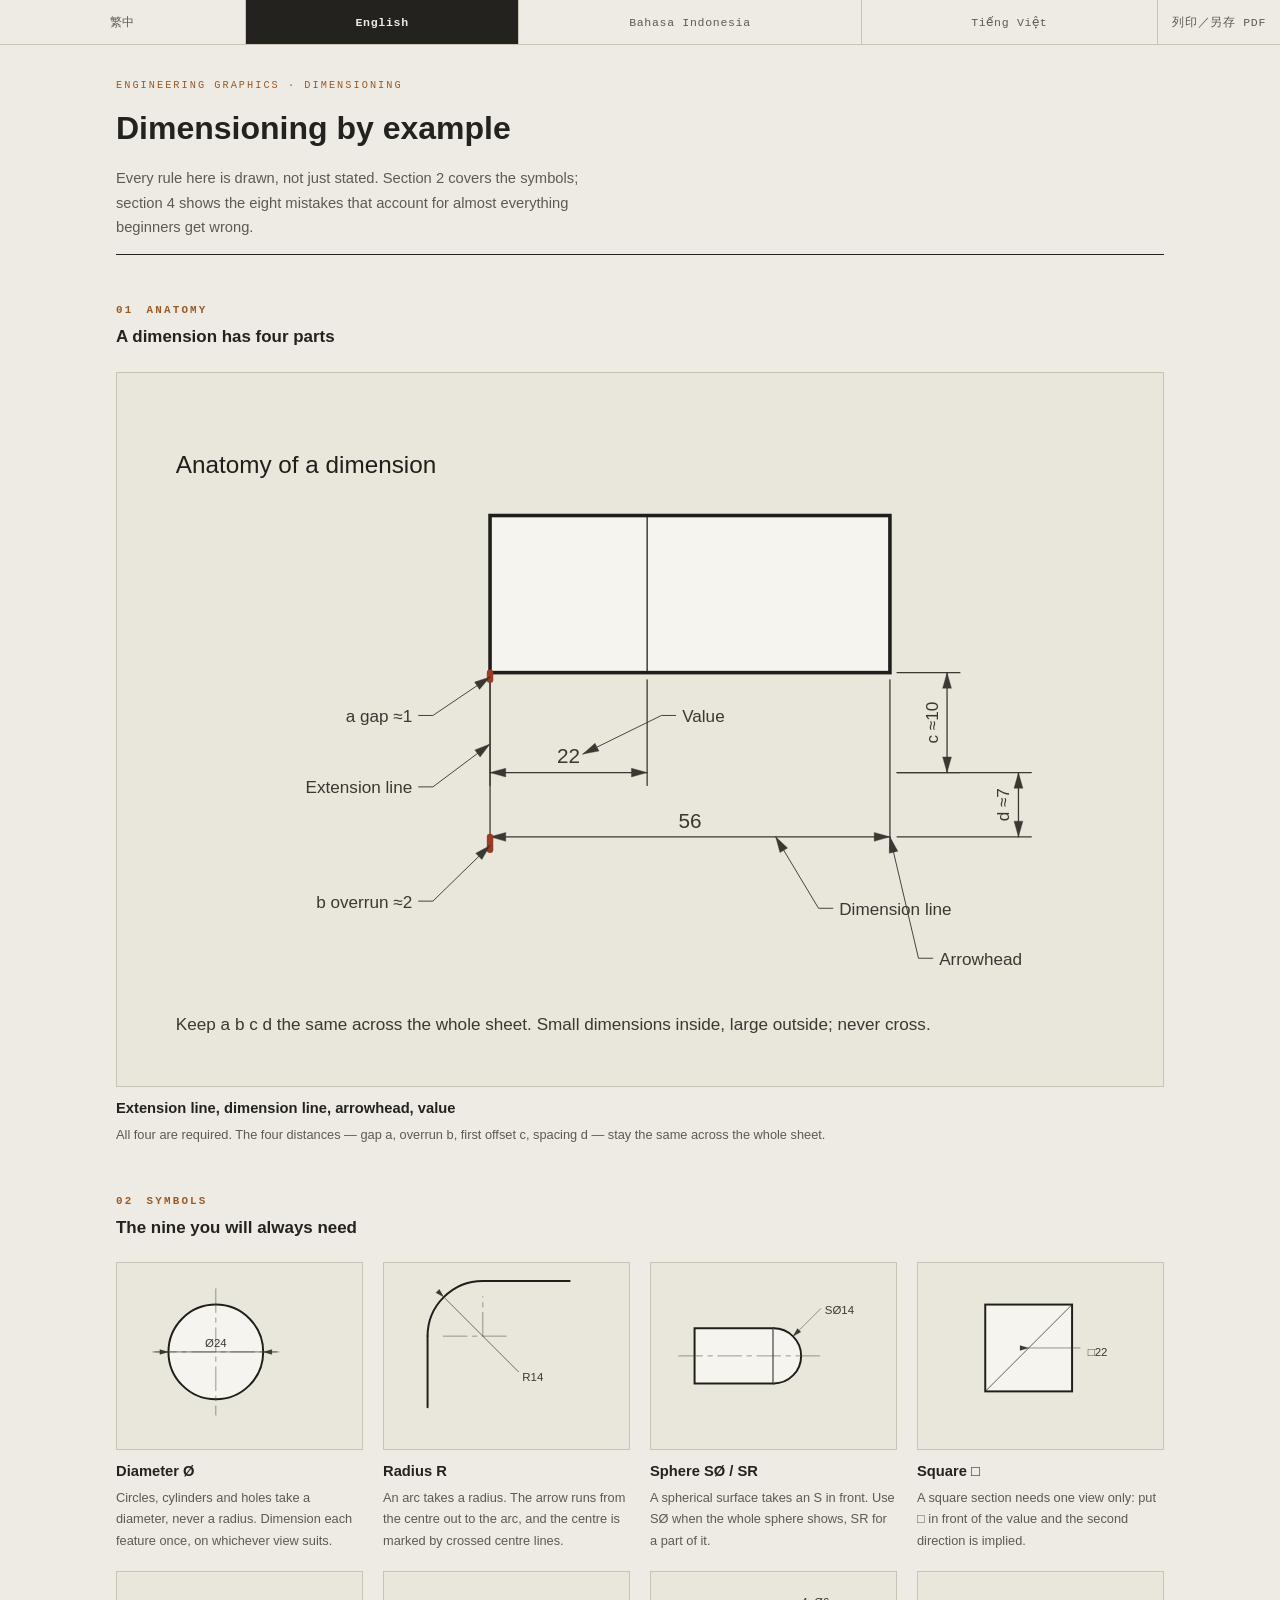
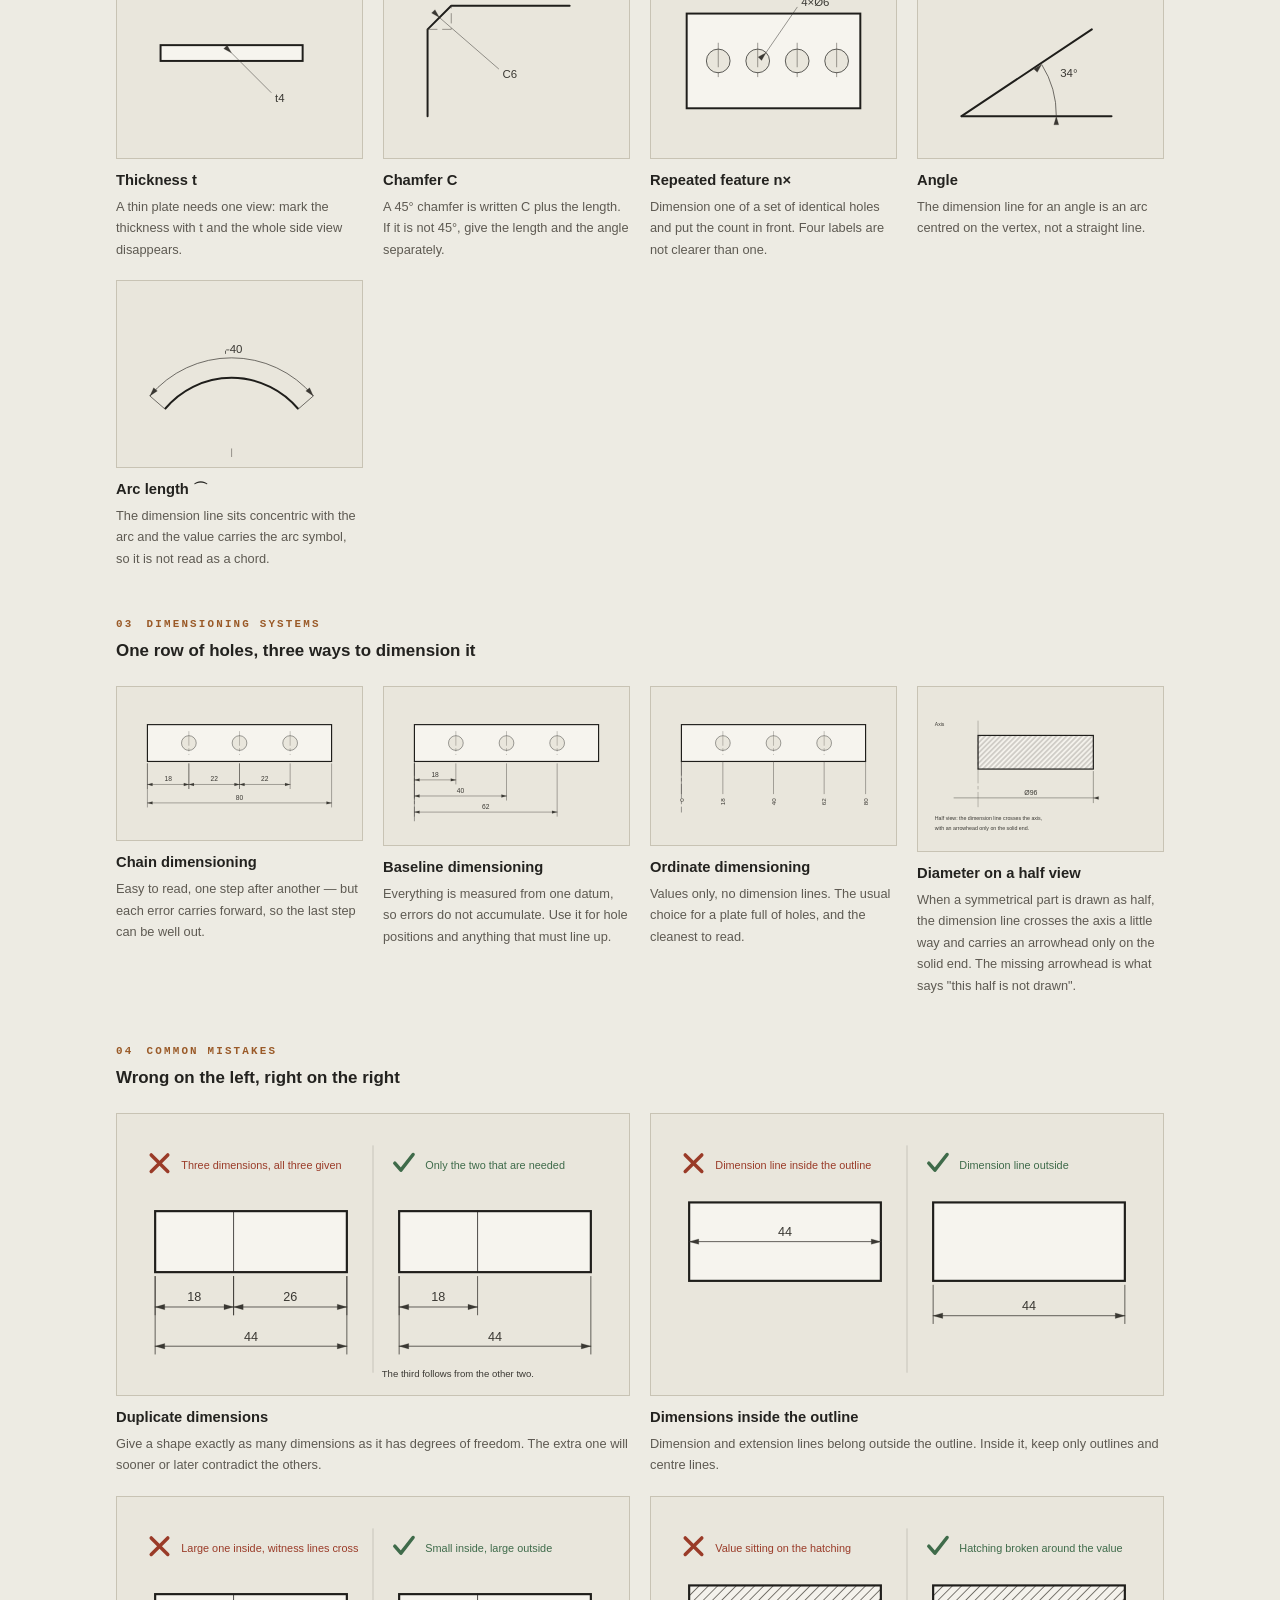
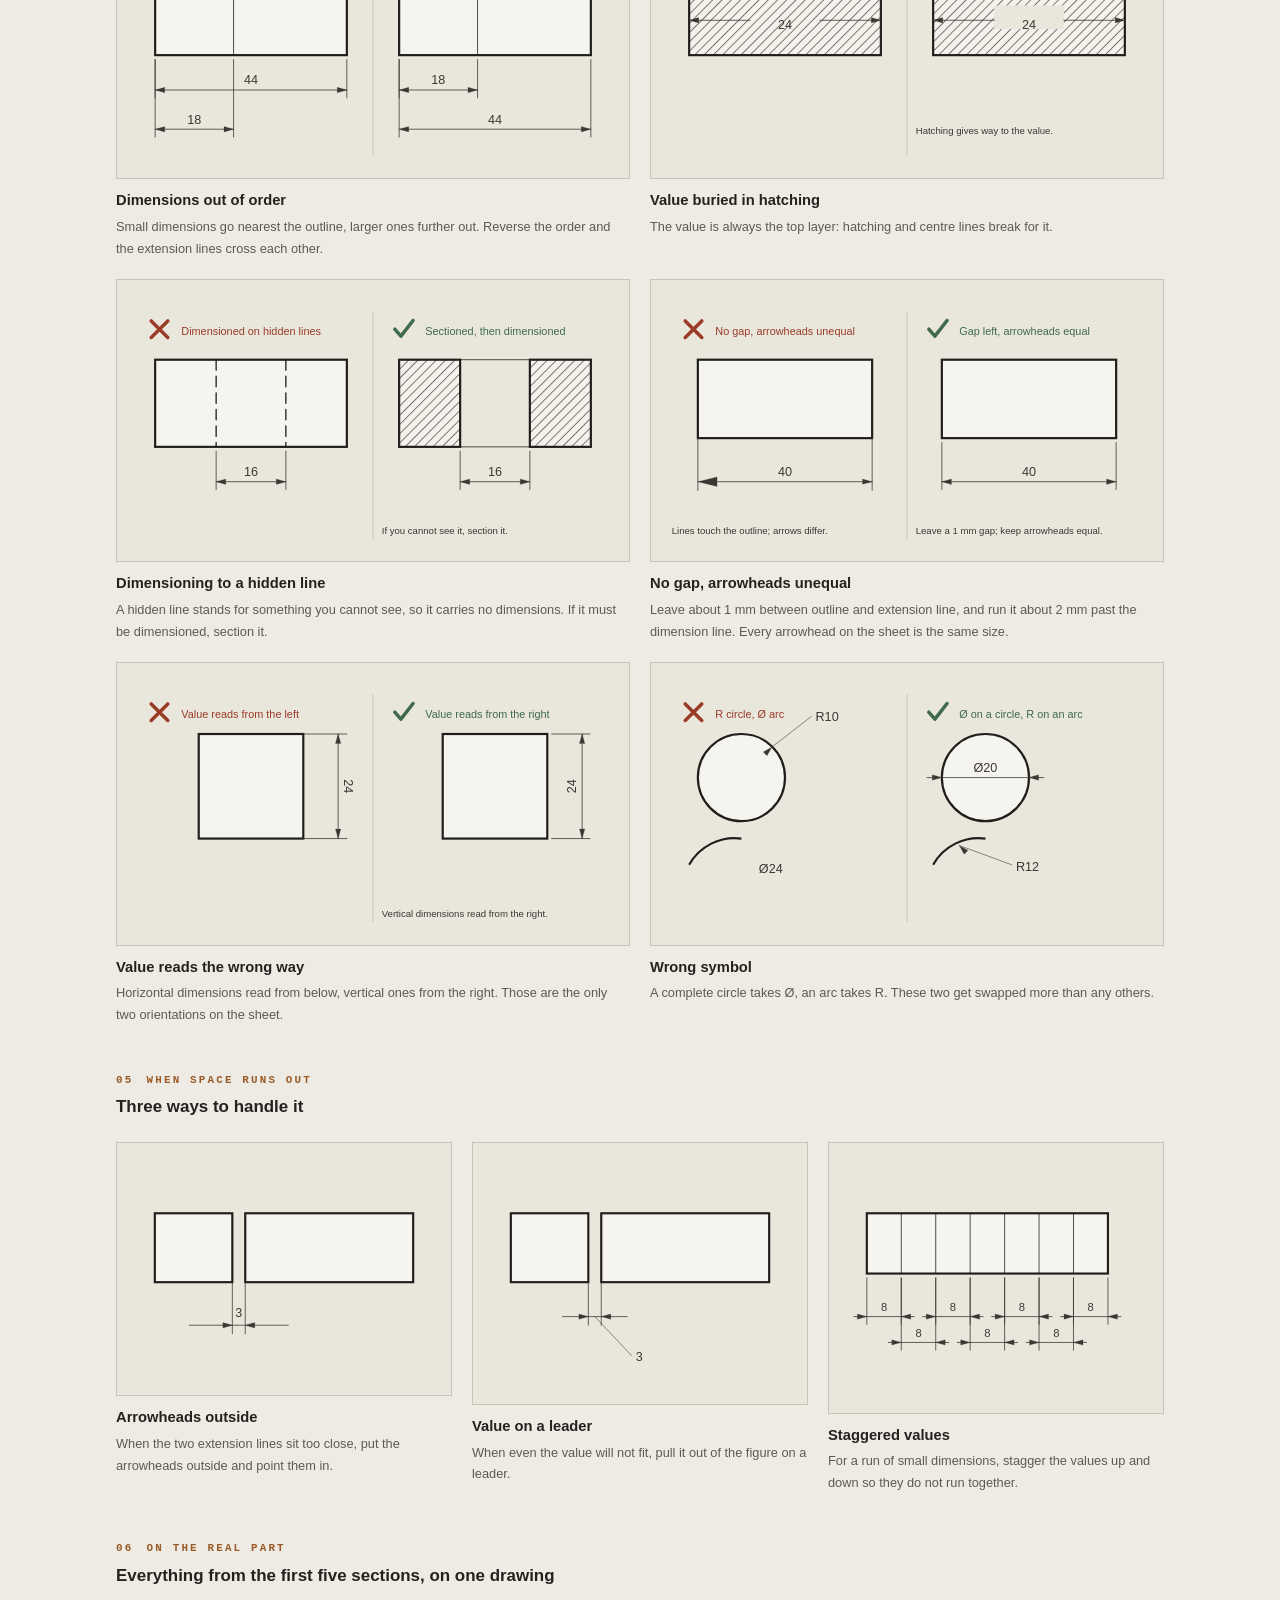
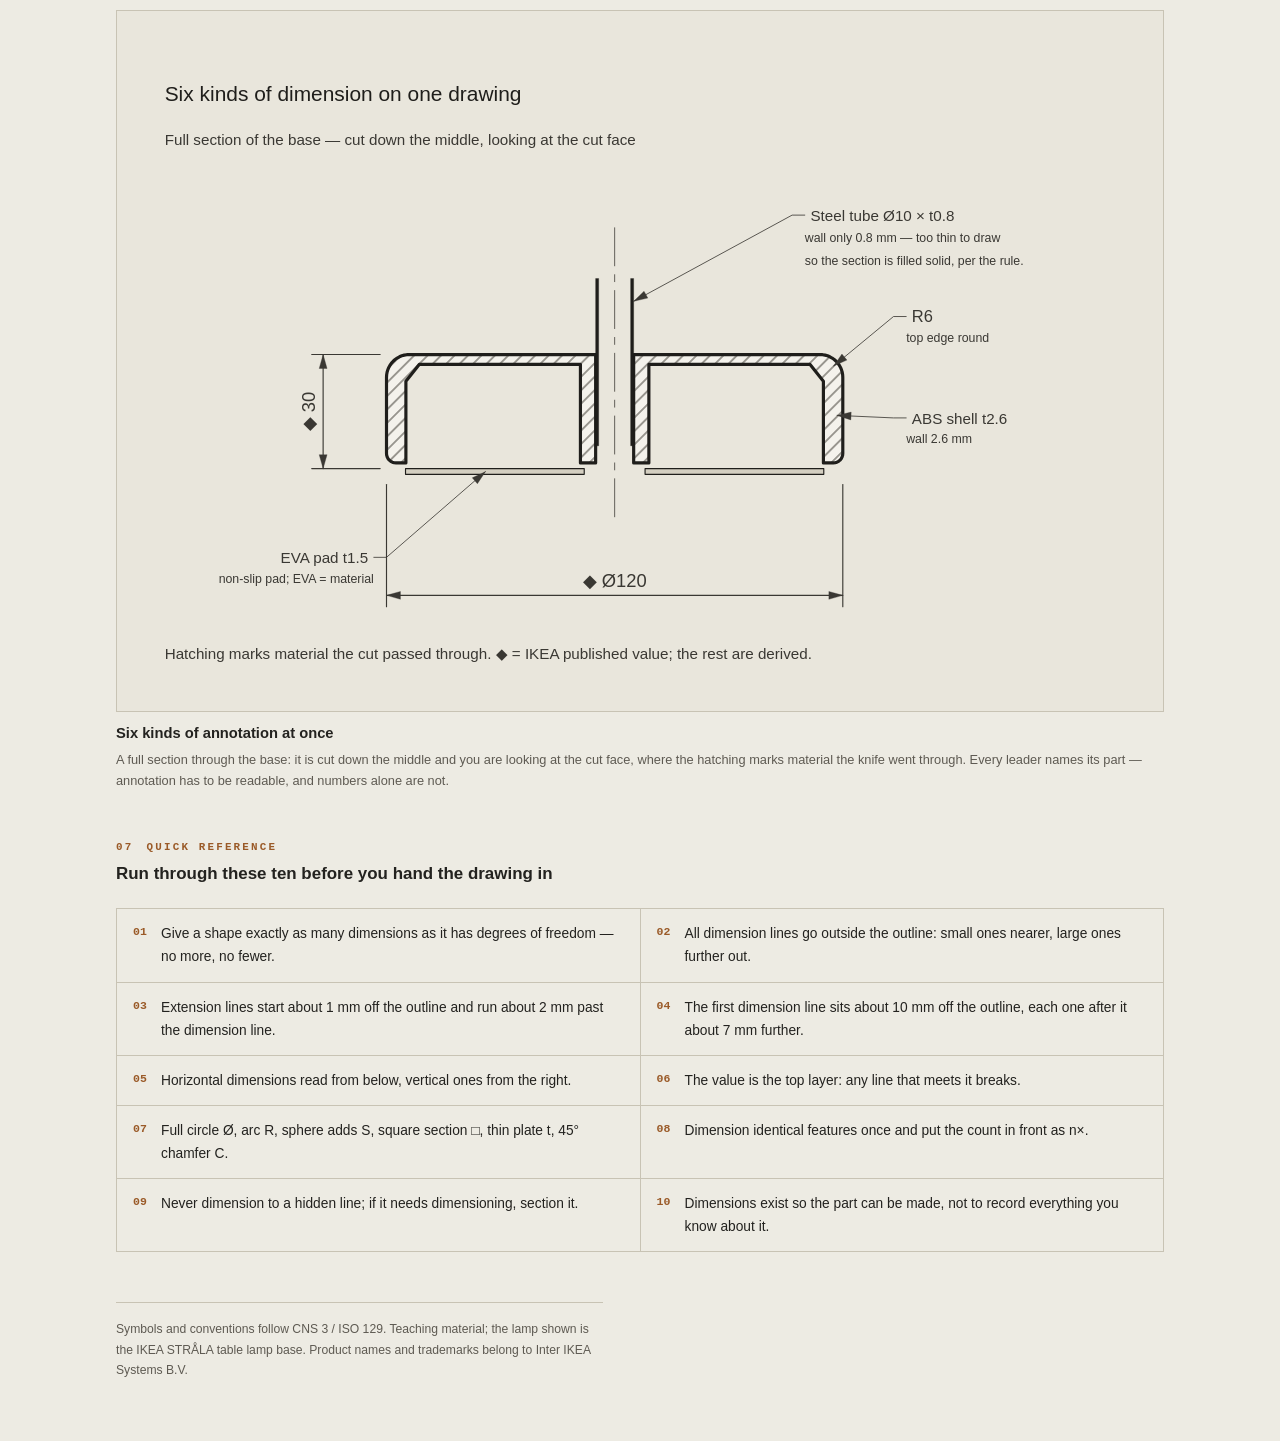
<file: w06/dimensioning-examples/index.html>
<!DOCTYPE html>
<html lang="zh-Hant">
<head>
<meta charset="utf-8">
<meta name="viewport" content="width=device-width, initial-scale=1, viewport-fit=cover">
<meta name="color-scheme" content="light dark">
<title>尺寸標註圖例｜Dimensioning by Example</title>
<meta name="description" content="AD290B 尺寸標註圖例：尺寸的四個組成、九個符號、三種標註方式、八組常見錯誤對照、空間不夠時的畫法。繁中／English／Bahasa Indonesia／Tiếng Việt。">
<link rel="icon" href="data:image/svg+xml,%3Csvg%20xmlns=%22http://www.w3.org/2000/svg%22%20viewBox=%220%200%2032%2032%22%3E%3Crect%20width=%2232%22%20height=%2232%22%20rx=%227%22%20fill=%22%231f2421%22/%3E%3Cpath%20d=%22M6%2022h20%22%20stroke=%22%23f6f2ea%22%20stroke-width=%222.6%22%20stroke-linecap=%22round%22/%3E%3Cpath%20d=%22M6%2019v6M26%2019v6%22%20stroke=%22%23d8572a%22%20stroke-width=%222.6%22%20stroke-linecap=%22round%22/%3E%3Cpath%20d=%22M9%2013h14v-5H9z%22%20fill=%22none%22%20stroke=%22%23f6f2ea%22%20stroke-width=%222.2%22/%3E%3C/svg%3E">
<style>
/* layout: a reference sheet — every rule shown as a drawn example on a paper plate */
:root{
  --desk:#edebe3; --rule:#c8c3b4; --ink:#23221f; --ink-soft:#5e5a52;
  --flag:#9a5a28; --bad:#9a3b28; --good:#3f6b4a; --cardbg:#e9e6dc;
  --f-text:"PingFang TC","Noto Sans TC","Hiragino Sans TC","Heiti TC",-apple-system,BlinkMacSystemFont,"Segoe UI",Roboto,"Helvetica Neue",Arial,"Noto Sans",sans-serif;
  --f-data:ui-monospace,SFMono-Regular,Menlo,Consolas,"Liberation Mono",monospace;
}
@media (prefers-color-scheme:dark){:root:not([data-theme="light"]){
  --desk:#191815; --rule:#3f3c35; --ink:#eae7de; --ink-soft:#a39d90;
  --flag:#d9975c; --bad:#dd8064; --good:#86b394; --cardbg:#e9e6dc; color-scheme:dark;
}}
:root[data-theme="dark"]{
  --desk:#191815; --rule:#3f3c35; --ink:#eae7de; --ink-soft:#a39d90;
  --flag:#d9975c; --bad:#dd8064; --good:#86b394; --cardbg:#e9e6dc; color-scheme:dark;
}
*{box-sizing:border-box}
body{background:var(--desk);color:var(--ink);font-family:var(--f-text);line-height:1.68;margin:0}
.wrap{max-width:1080px;margin:0 auto;
  padding-left:max(16px,env(safe-area-inset-left,0px));
  padding-right:max(16px,env(safe-area-inset-right,0px));
  padding-block:30px 60px}
header{border-bottom:1.5px solid var(--ink);padding-bottom:14px}
.stamp{font-family:var(--f-data);font-size:.64rem;letter-spacing:.2em;text-transform:uppercase;
  color:var(--flag);margin:0 0 8px}
h1{font-size:clamp(1.4rem,1.05rem + 1.5vw,2rem);font-weight:700;margin:0;text-wrap:balance}
header p{margin:10px 0 0;color:var(--ink-soft);font-size:.92rem;max-width:62ch}
section{margin-top:46px}
h2{font-size:.68rem;letter-spacing:.2em;text-transform:uppercase;color:var(--flag);
   font-family:var(--f-data);font-weight:600;margin:0 0 4px}
h2 + .sub{margin:0 0 20px;font-size:1.06rem;font-weight:700}
.grid{display:grid;gap:20px}
.g3{grid-template-columns:repeat(auto-fit,minmax(238px,1fr))}
.g2{grid-template-columns:repeat(auto-fit,minmax(min(360px,100%),1fr))}
.card{margin:0;min-width:0}
.plate{background:var(--cardbg);border:1px solid var(--rule);padding:10px 12px}
.plate svg{display:block;width:100%;height:auto}
figcaption{padding-top:9px}
figcaption b{display:block;font-size:.92rem;font-weight:700}
figcaption span{display:block;font-size:.8rem;color:var(--ink-soft);margin-top:3px}
.wide .plate{padding:14px 16px}
ol.rules{margin:0;padding-left:0;list-style:none;counter-reset:r;
  display:grid;grid-template-columns:repeat(auto-fit,minmax(min(430px,100%),1fr));gap:1px;
  background:var(--rule);border:1px solid var(--rule)}
ol.rules li{counter-increment:r;background:var(--desk);padding:13px 16px 13px 44px;
  position:relative;font-size:.86rem;min-width:0}
ol.rules li::before{content:counter(r,decimal-leading-zero);position:absolute;left:16px;top:13px;
  font-family:var(--f-data);font-size:.72rem;color:var(--flag);font-weight:600}
footer{margin-top:50px;padding-top:16px;border-top:1px solid var(--rule);
  font-size:.76rem;color:var(--ink-soft);max-width:72ch}
a{color:var(--flag);text-underline-offset:3px}
@media (prefers-reduced-motion:reduce){*{transition:none!important;animation:none!important}}

.skip{position:absolute;left:-9999px;top:0;padding:10px 14px;background:var(--ink);
  color:var(--desk);z-index:100}
.skip:focus{left:0}
.topbar{position:sticky;top:0;z-index:50;display:flex;flex-wrap:wrap;align-items:stretch;
  gap:1px;background:var(--rule);border-bottom:1px solid var(--rule);margin:0 0 2px}
.langbar{display:flex;flex-wrap:wrap;gap:1px;flex:1 1 auto;background:var(--rule)}
.langbar button,.printbtn,.navbtn{appearance:none;border:0;cursor:pointer;
  min-height:44px;padding:11px 14px;background:var(--desk);color:var(--ink-soft);
  font-family:var(--f-data);font-size:.72rem;letter-spacing:.06em;
  transition:background .12s,color .12s}
.langbar button{flex:1 1 auto}
.langbar button:hover,.printbtn:hover,.navbtn:hover{color:var(--ink)}
.langbar button[aria-pressed="true"]{background:var(--ink);color:var(--desk);font-weight:600}
.langbar button:focus-visible,.printbtn:focus-visible,.navbtn:focus-visible{outline:2px solid var(--flag);outline-offset:-3px}
.draft{margin-top:14px;padding-top:12px;border-top:1px dashed var(--rule);
  font-size:.74rem;color:var(--ink-soft);max-width:72ch}
@page{size:A4;margin:14mm 12mm}
@media print{
  .topbar,.skip{display:none!important}
  [data-lang][hidden]{display:none!important}
  .card,figure,ol.rules li,.two>div{break-inside:avoid;page-break-inside:avoid}
  h1,h2,.sub{break-after:avoid;page-break-after:avoid}
  body{background:#fff;color:#000;line-height:1.5}
  .wrap{max-width:none;padding:0;margin:0}
  .card,.plate,ol.rules li,.two{background:#fff}
  .grid{gap:10px}
  .g3,.g2{grid-template-columns:repeat(2,1fr)}
  .card.wide{grid-column:1/-1}
  section{margin-top:22px}
  header p,.draft,footer{font-size:.8rem}
  svg{-webkit-print-color-adjust:exact;print-color-adjust:exact}
}
</style>
</head>
<body>
<a class="skip" href="#main">跳到主要內容</a>
<svg width="0" height="0" style="position:absolute" aria-hidden="true"><defs><pattern id="tH" width="1.5" height="1.5" patternUnits="userSpaceOnUse" patternTransform="rotate(45)"><rect width="1.5" height="1.5" fill="#f4f2ec"/><line x1="0.75" y1="0" x2="0.75" y2="1.5" stroke="#5a5750" stroke-width="0.18"/></pattern></defs></svg>
<div class="topbar"><button type="button" class="navbtn" id="backbtn" hidden>← 返回</button><nav class="langbar" id="langbar" aria-label="Language / 語言"><button type="button" data-set="zh-Hant" lang="zh-Hant" aria-pressed="true">繁中</button><button type="button" data-set="en" lang="en" aria-pressed="false">English</button><button type="button" data-set="id" lang="id" aria-pressed="false">Bahasa Indonesia</button><button type="button" data-set="vi" lang="vi" aria-pressed="false">Tiếng Việt</button></nav><button type="button" class="printbtn" id="printbtn" title="列印時只會印出目前語言">列印／另存 PDF</button></div>
<main id="main">

<div class="wrap" data-lang="zh-Hant" lang="zh-Hant">
<header>
  <p class="stamp">設計圖學與表現法 · 標註圖例</p>
  <h1>尺寸標註圖例</h1>
  <p>每一條規則都畫成一個例子。符號怎麼用看第二節，容易畫錯的地方看第四節 —— 那八組對照涵蓋了新手幾乎所有的標註錯誤。</p>
</header>

<section>
  <h2>01　基本構造</h2>
  <p class="sub">一個尺寸由四個東西組成</p>
  <figure class="card wide"><div class="plate"><svg viewBox="0 0 142 96" role="img" aria-label="尺寸線構造圖解：標出尺寸界線、尺寸線、箭頭、數值，以及間隙、超出長度、第一道尺寸線距離與尺寸線間距" preserveAspectRatio="xMidYMid meet"><text x="6" y="12" font-family="'Noto Sans TC','Noto Sans CJK TC','Hiragino Sans',Inter,'Helvetica Neue',Arial,sans-serif" font-size="3.4" fill="#1f1e1b" text-anchor="start" font-weight="400">尺寸線的構造</text>
<rect x="50" y="18" width="56" height="22" rx="0" fill="#f6f4ee" stroke="#1f1e1b" stroke-width="0.5"/>
<line x1="72" y1="18" x2="72" y2="40" stroke="#1f1e1b" stroke-width="0.18" stroke-linecap="round"/>
<line x1="50" y1="41" x2="50" y2="55.8" stroke="#3a3833" stroke-width="0.18" stroke-linecap="round"/>
<line x1="72" y1="41" x2="72" y2="55.8" stroke="#3a3833" stroke-width="0.18" stroke-linecap="round"/>
<line x1="50" y1="54" x2="72" y2="54" stroke="#3a3833" stroke-width="0.18" stroke-linecap="round"/>
<polygon points="50,54 52.2,54.62 52.2,53.38" fill="#3a3833" stroke="#3a3833" stroke-width="0.05" stroke-linejoin="round"/>
<polygon points="72,54 69.8,53.38 69.8,54.62" fill="#3a3833" stroke="#3a3833" stroke-width="0.05" stroke-linejoin="round"/>
<text x="61" y="52.7" font-family="'Noto Sans TC','Noto Sans CJK TC','Hiragino Sans',Inter,'Helvetica Neue',Arial,sans-serif" font-size="2.9" fill="#3a3833" text-anchor="middle" font-weight="400">22</text>
<line x1="50" y1="41" x2="50" y2="64.8" stroke="#3a3833" stroke-width="0.18" stroke-linecap="round"/>
<line x1="106" y1="41" x2="106" y2="64.8" stroke="#3a3833" stroke-width="0.18" stroke-linecap="round"/>
<line x1="50" y1="63" x2="106" y2="63" stroke="#3a3833" stroke-width="0.18" stroke-linecap="round"/>
<polygon points="50,63 52.2,63.62 52.2,62.38" fill="#3a3833" stroke="#3a3833" stroke-width="0.05" stroke-linejoin="round"/>
<polygon points="106,63 103.8,62.38 103.8,63.62" fill="#3a3833" stroke="#3a3833" stroke-width="0.05" stroke-linejoin="round"/>
<text x="78" y="61.7" font-family="'Noto Sans TC','Noto Sans CJK TC','Hiragino Sans',Inter,'Helvetica Neue',Arial,sans-serif" font-size="2.9" fill="#3a3833" text-anchor="middle" font-weight="400">56</text>
<line x1="50" y1="40" x2="50" y2="41" stroke="#9a3b28" stroke-width="0.9" stroke-linecap="round"/>
<line x1="50" y1="63" x2="50" y2="64.8" stroke="#9a3b28" stroke-width="0.9" stroke-linecap="round"/>
<polyline points="50,40.6 42,46 40,46" fill="none" stroke="#3a3833" stroke-width="0.13" stroke-linecap="round" stroke-linejoin="round"/>
<polygon points="50,40.6 47.83,41.317 48.523,42.345" fill="#3a3833" stroke="#3a3833" stroke-width="0.05" stroke-linejoin="round"/>
<text x="39.1" y="46.9" font-family="'Noto Sans TC','Noto Sans CJK TC','Hiragino Sans',Inter,'Helvetica Neue',Arial,sans-serif" font-size="2.4" fill="#3a3833" text-anchor="end" font-weight="400">a 間隙 ≈1</text>
<polyline points="50,50 42,56 40,56" fill="none" stroke="#3a3833" stroke-width="0.13" stroke-linecap="round" stroke-linejoin="round"/>
<polygon points="50,50 47.868,50.824 48.612,51.816" fill="#3a3833" stroke="#3a3833" stroke-width="0.05" stroke-linejoin="round"/>
<text x="39.1" y="56.9" font-family="'Noto Sans TC','Noto Sans CJK TC','Hiragino Sans',Inter,'Helvetica Neue',Arial,sans-serif" font-size="2.4" fill="#3a3833" text-anchor="end" font-weight="400">尺寸界線</text>
<polyline points="50,64.2 42,72 40,72" fill="none" stroke="#3a3833" stroke-width="0.13" stroke-linecap="round" stroke-linejoin="round"/>
<polygon points="50,64.2 47.992,65.292 48.858,66.18" fill="#3a3833" stroke="#3a3833" stroke-width="0.05" stroke-linejoin="round"/>
<text x="39.1" y="72.9" font-family="'Noto Sans TC','Noto Sans CJK TC','Hiragino Sans',Inter,'Helvetica Neue',Arial,sans-serif" font-size="2.4" fill="#3a3833" text-anchor="end" font-weight="400">b 超出 ≈2</text>
<polyline points="63,51.4 74,46 76,46" fill="none" stroke="#3a3833" stroke-width="0.13" stroke-linecap="round" stroke-linejoin="round"/>
<polygon points="63,51.4 65.248,50.987 64.702,49.874" fill="#3a3833" stroke="#3a3833" stroke-width="0.05" stroke-linejoin="round"/>
<text x="76.9" y="46.9" font-family="'Noto Sans TC','Noto Sans CJK TC','Hiragino Sans',Inter,'Helvetica Neue',Arial,sans-serif" font-size="2.4" fill="#3a3833" text-anchor="start" font-weight="400">數值</text>
<polyline points="90,63 96,73 98,73" fill="none" stroke="#3a3833" stroke-width="0.13" stroke-linecap="round" stroke-linejoin="round"/>
<polygon points="90,63 90.6,65.205 91.664,64.567" fill="#3a3833" stroke="#3a3833" stroke-width="0.05" stroke-linejoin="round"/>
<text x="98.9" y="73.9" font-family="'Noto Sans TC','Noto Sans CJK TC','Hiragino Sans',Inter,'Helvetica Neue',Arial,sans-serif" font-size="2.4" fill="#3a3833" text-anchor="start" font-weight="400">尺寸線</text>
<polyline points="106,63 110,80 112,80" fill="none" stroke="#3a3833" stroke-width="0.13" stroke-linecap="round" stroke-linejoin="round"/>
<polygon points="106,63 105.9,65.284 107.107,65" fill="#3a3833" stroke="#3a3833" stroke-width="0.05" stroke-linejoin="round"/>
<text x="112.9" y="80.9" font-family="'Noto Sans TC','Noto Sans CJK TC','Hiragino Sans',Inter,'Helvetica Neue',Arial,sans-serif" font-size="2.4" fill="#3a3833" text-anchor="start" font-weight="400">箭頭</text>
<line x1="107" y1="40" x2="115.8" y2="40" stroke="#3a3833" stroke-width="0.18" stroke-linecap="round"/>
<line x1="107" y1="54" x2="115.8" y2="54" stroke="#3a3833" stroke-width="0.18" stroke-linecap="round"/>
<line x1="114" y1="40" x2="114" y2="54" stroke="#3a3833" stroke-width="0.18" stroke-linecap="round"/>
<polygon points="114,40 113.38,42.2 114.62,42.2" fill="#3a3833" stroke="#3a3833" stroke-width="0.05" stroke-linejoin="round"/>
<polygon points="114,54 114.62,51.8 113.38,51.8" fill="#3a3833" stroke="#3a3833" stroke-width="0.05" stroke-linejoin="round"/>
<g transform="translate(112.7,47) rotate(-90)"><text x="0" y="0" font-family="'Noto Sans TC','Noto Sans CJK TC','Hiragino Sans',Inter,'Helvetica Neue',Arial,sans-serif" font-size="2.4" fill="#3a3833" text-anchor="middle" font-weight="400">c ≈10</text></g>
<line x1="107" y1="54" x2="125.8" y2="54" stroke="#3a3833" stroke-width="0.18" stroke-linecap="round"/>
<line x1="107" y1="63" x2="125.8" y2="63" stroke="#3a3833" stroke-width="0.18" stroke-linecap="round"/>
<line x1="124" y1="54" x2="124" y2="63" stroke="#3a3833" stroke-width="0.18" stroke-linecap="round"/>
<polygon points="124,54 123.38,56.2 124.62,56.2" fill="#3a3833" stroke="#3a3833" stroke-width="0.05" stroke-linejoin="round"/>
<polygon points="124,63 124.62,60.8 123.38,60.8" fill="#3a3833" stroke="#3a3833" stroke-width="0.05" stroke-linejoin="round"/>
<g transform="translate(122.7,58.5) rotate(-90)"><text x="0" y="0" font-family="'Noto Sans TC','Noto Sans CJK TC','Hiragino Sans',Inter,'Helvetica Neue',Arial,sans-serif" font-size="2.4" fill="#3a3833" text-anchor="middle" font-weight="400">d ≈7</text></g>
<text x="6" y="90" font-family="'Noto Sans TC','Noto Sans CJK TC','Hiragino Sans',Inter,'Helvetica Neue',Arial,sans-serif" font-size="2.4" fill="#3a3833" text-anchor="start" font-weight="400">四個距離 a b c d 在整張圖上必須一致。小尺寸排內側、大尺寸排外側，由內往外，不可交叉。</text></svg></div><figcaption><b>尺寸界線、尺寸線、箭頭、數值</b><span>四樣缺一不可。間隙 a、超出 b、第一道距離 c、間隔 d 這四個數字，全張圖要一致。</span></figcaption></figure>
</section>

<section>
  <h2>02　符號</h2>
  <p class="sub">九個一定會用到的</p>
  <div class="grid g3"><figure class="card "><div class="plate"><svg viewBox="0 0 56 42" role="img" aria-label="直徑符號 Ø 的用法：圓標註直徑 Ø24" preserveAspectRatio="xMidYMid meet"><circle cx="22" cy="20" r="12" fill="#f6f4ee" stroke="#1f1e1b" stroke-width="0.5"/>
<line x1="6" y1="20" x2="38" y2="20" stroke="#45423c" stroke-width="0.13" stroke-linecap="round" stroke-dasharray="6 1.4 1.1 1.4"/>
<line x1="22" y1="4" x2="22" y2="36" stroke="#45423c" stroke-width="0.13" stroke-linecap="round" stroke-dasharray="6 1.4 1.1 1.4"/>
<line x1="6.6" y1="20" x2="37.4" y2="20" stroke="#3a3833" stroke-width="0.18" stroke-linecap="round"/>
<polygon points="10,20 7.8,19.38 7.8,20.62" fill="#3a3833" stroke="#3a3833" stroke-width="0.05" stroke-linejoin="round"/>
<polygon points="34,20 36.2,20.62 36.2,19.38" fill="#3a3833" stroke="#3a3833" stroke-width="0.05" stroke-linejoin="round"/>
<text x="22" y="18.7" font-family="'Noto Sans TC','Noto Sans CJK TC','Hiragino Sans',Inter,'Helvetica Neue',Arial,sans-serif" font-size="2.9" fill="#3a3833" text-anchor="middle" font-weight="400">Ø24</text></svg></div><figcaption><b>直徑 Ø</b><span>圓、圓柱、孔一律標直徑，不標半徑。同一個特徵只標一次，標在哪個視圖都可以。</span></figcaption></figure><figure class="card "><div class="plate"><svg viewBox="0 0 56 42" role="img" aria-label="半徑符號 R 的用法：圓角標註 R14，箭頭自圓心指向圓弧" preserveAspectRatio="xMidYMid meet"><polyline points="8,34 8,16" fill="none" stroke="#1f1e1b" stroke-width="0.5" stroke-linecap="round" stroke-linejoin="round"/>
<path d="M 8 16 A 14 14 0 0 1 22 2" fill="none" stroke="#1f1e1b" stroke-width="0.5"/>
<polyline points="22,2 44,2" fill="none" stroke="#1f1e1b" stroke-width="0.5" stroke-linecap="round" stroke-linejoin="round"/>
<line x1="22" y1="16" x2="22" y2="6" stroke="#45423c" stroke-width="0.13" stroke-linecap="round" stroke-dasharray="6 1.4 1.1 1.4"/>
<line x1="12" y1="16" x2="28" y2="16" stroke="#45423c" stroke-width="0.13" stroke-linecap="round" stroke-dasharray="6 1.4 1.1 1.4"/>
<polyline points="31,25 22,16 12.1,6.1" fill="none" stroke="#3a3833" stroke-width="0.18" stroke-linecap="round" stroke-linejoin="round"/>
<polygon points="12.1,6.1 10.983,4.106 10.106,4.983" fill="#3a3833" stroke="#3a3833" stroke-width="0.05" stroke-linejoin="round"/>
<text x="32" y="27.4" font-family="'Noto Sans TC','Noto Sans CJK TC','Hiragino Sans',Inter,'Helvetica Neue',Arial,sans-serif" font-size="2.9" fill="#3a3833" text-anchor="start" font-weight="400">R14</text></svg></div><figcaption><b>半徑 R</b><span>圓弧標半徑。箭頭從圓心出發指向圓弧，圓心要用中心線交叉標出來。</span></figcaption></figure><figure class="card "><div class="plate"><svg viewBox="0 0 56 42" role="img" aria-label="球面符號 SØ 的用法：球端標註 SØ14" preserveAspectRatio="xMidYMid meet"><rect x="8" y="14" width="20" height="14" rx="0" fill="#f6f4ee" stroke="#1f1e1b" stroke-width="0.5"/>
<path d="M 28 14 A 7 7 0 0 1 28 28" fill="#f6f4ee" stroke="#1f1e1b" stroke-width="0.5"/>
<line x1="4" y1="21" x2="40" y2="21" stroke="#45423c" stroke-width="0.13" stroke-linecap="round" stroke-dasharray="6 1.4 1.1 1.4"/>
<polyline points="32.95,16.05 40,9" fill="none" stroke="#3a3833" stroke-width="0.13" stroke-linecap="round" stroke-linejoin="round"/>
<polygon points="32.95,16.05 34.944,14.933 34.067,14.056" fill="#3a3833" stroke="#3a3833" stroke-width="0.05" stroke-linejoin="round"/>
<text x="41" y="10.4" font-family="'Noto Sans TC','Noto Sans CJK TC','Hiragino Sans',Inter,'Helvetica Neue',Arial,sans-serif" font-size="2.9" fill="#3a3833" text-anchor="start" font-weight="400">SØ14</text></svg></div><figcaption><b>球面 SØ / SR</b><span>球面在符號前加 S。看得到整個球就用 SØ，只有一段弧用 SR。</span></figcaption></figure><figure class="card "><div class="plate"><svg viewBox="0 0 56 42" role="img" aria-label="正方形符號 □ 的用法：正方斷面標註 □22" preserveAspectRatio="xMidYMid meet"><rect x="14" y="8" width="22" height="22" rx="0" fill="#f6f4ee" stroke="#1f1e1b" stroke-width="0.5"/>
<line x1="14" y1="30" x2="36" y2="8" stroke="#1f1e1b" stroke-width="0.18" stroke-linecap="round"/>
<text x="40" y="21" font-family="'Noto Sans TC','Noto Sans CJK TC','Hiragino Sans',Inter,'Helvetica Neue',Arial,sans-serif" font-size="2.9" fill="#3a3833" text-anchor="start" font-weight="400">□22</text>
<polyline points="25,19 38,19" fill="none" stroke="#3a3833" stroke-width="0.13" stroke-linecap="round" stroke-linejoin="round"/>
<polygon points="25,19 22.8,18.38 22.8,19.62" fill="#3a3833" stroke="#3a3833" stroke-width="0.05" stroke-linejoin="round"/></svg></div><figcaption><b>正方形 □</b><span>正方斷面只要一個視圖，數值前加 □，不必再畫另一個方向。</span></figcaption></figure><figure class="card "><div class="plate"><svg viewBox="0 0 56 42" role="img" aria-label="厚度符號 t 的用法：薄板標註 t4" preserveAspectRatio="xMidYMid meet"><rect x="8" y="16" width="36" height="4" rx="0" fill="#f6f4ee" stroke="#1f1e1b" stroke-width="0.5"/>
<polyline points="26,18 36,28" fill="none" stroke="#3a3833" stroke-width="0.13" stroke-linecap="round" stroke-linejoin="round"/>
<polygon points="26,18 24.883,16.006 24.006,16.883" fill="#3a3833" stroke="#3a3833" stroke-width="0.05" stroke-linejoin="round"/>
<text x="37" y="30.4" font-family="'Noto Sans TC','Noto Sans CJK TC','Hiragino Sans',Inter,'Helvetica Neue',Arial,sans-serif" font-size="2.9" fill="#3a3833" text-anchor="start" font-weight="400">t4</text></svg></div><figcaption><b>厚度 t</b><span>薄板可以只畫一個視圖，用 t 標厚度，整個側視圖就省掉了。</span></figcaption></figure><figure class="card "><div class="plate"><svg viewBox="0 0 56 42" role="img" aria-label="去角符號 C 的用法：45 度去角標註 C6" preserveAspectRatio="xMidYMid meet"><polyline points="8,34 8,12 14,6 44,6" fill="none" stroke="#1f1e1b" stroke-width="0.5" stroke-linecap="round" stroke-linejoin="round"/>
<polyline points="8,12 14,12 14,6" fill="none" stroke="#45423c" stroke-width="0.13" stroke-linecap="round" stroke-linejoin="round" stroke-dasharray="2.4 1.4"/>
<polyline points="11,9 26,22" fill="none" stroke="#3a3833" stroke-width="0.13" stroke-linecap="round" stroke-linejoin="round"/>
<polygon points="11,9 9.883,7.006 9.006,7.883" fill="#3a3833" stroke="#3a3833" stroke-width="0.05" stroke-linejoin="round"/>
<text x="27" y="24.4" font-family="'Noto Sans TC','Noto Sans CJK TC','Hiragino Sans',Inter,'Helvetica Neue',Arial,sans-serif" font-size="2.9" fill="#3a3833" text-anchor="start" font-weight="400">C6</text></svg></div><figcaption><b>去角 C</b><span>45° 去角寫 C 加長度。不是 45° 的，長度和角度要分開標。</span></figcaption></figure><figure class="card "><div class="plate"><svg viewBox="0 0 56 42" role="img" aria-label="重複特徵標註：四個相同孔標註 4×Ø6" preserveAspectRatio="xMidYMid meet"><rect x="6" y="8" width="44" height="24" rx="0" fill="#f6f4ee" stroke="#1f1e1b" stroke-width="0.5"/>
<circle cx="14" cy="20" r="3" fill="#e9e6dc" stroke="#1f1e1b" stroke-width="0.18"/>
<line x1="14" y1="15.5" x2="14" y2="24.5" stroke="#45423c" stroke-width="0.13" stroke-linecap="round" stroke-dasharray="6 1.4 1.1 1.4"/>
<circle cx="24" cy="20" r="3" fill="#e9e6dc" stroke="#1f1e1b" stroke-width="0.18"/>
<line x1="24" y1="15.5" x2="24" y2="24.5" stroke="#45423c" stroke-width="0.13" stroke-linecap="round" stroke-dasharray="6 1.4 1.1 1.4"/>
<circle cx="34" cy="20" r="3" fill="#e9e6dc" stroke="#1f1e1b" stroke-width="0.18"/>
<line x1="34" y1="15.5" x2="34" y2="24.5" stroke="#45423c" stroke-width="0.13" stroke-linecap="round" stroke-dasharray="6 1.4 1.1 1.4"/>
<circle cx="44" cy="20" r="3" fill="#e9e6dc" stroke="#1f1e1b" stroke-width="0.18"/>
<line x1="44" y1="15.5" x2="44" y2="24.5" stroke="#45423c" stroke-width="0.13" stroke-linecap="round" stroke-dasharray="6 1.4 1.1 1.4"/>
<polyline points="26.1,17.9 34,6.4" fill="none" stroke="#3a3833" stroke-width="0.13" stroke-linecap="round" stroke-linejoin="round"/>
<polygon points="26.1,17.9 24.106,19.017 24.983,19.894" fill="#3a3833" stroke="#3a3833" stroke-width="0.05" stroke-linejoin="round"/>
<text x="35" y="6" font-family="'Noto Sans TC','Noto Sans CJK TC','Hiragino Sans',Inter,'Helvetica Neue',Arial,sans-serif" font-size="2.9" fill="#3a3833" text-anchor="start" font-weight="400">4×Ø6</text></svg></div><figcaption><b>重複特徵 n×</b><span>相同的孔只標一個，前面加數量。標四次不會比較清楚。</span></figcaption></figure><figure class="card "><div class="plate"><svg viewBox="0 0 56 42" role="img" aria-label="角度標註：以頂點為圓心的圓弧尺寸線標註 34 度" preserveAspectRatio="xMidYMid meet"><polyline points="8,34 46,34" fill="none" stroke="#1f1e1b" stroke-width="0.5" stroke-linecap="round" stroke-linejoin="round"/>
<polyline points="8,34 41,12" fill="none" stroke="#1f1e1b" stroke-width="0.5" stroke-linecap="round" stroke-linejoin="round"/>
<path d="M 32 34 A 24 24 0 0 0 28.3 20.9" fill="none" stroke="#3a3833" stroke-width="0.18"/>
<polygon points="32,34 31.38,36.2 32.62,36.2" fill="#3a3833" stroke="#3a3833" stroke-width="0.05" stroke-linejoin="round"/>
<polygon points="28.3,20.9 26.306,22.017 27.183,22.894" fill="#3a3833" stroke="#3a3833" stroke-width="0.05" stroke-linejoin="round"/>
<text x="33" y="24" font-family="'Noto Sans TC','Noto Sans CJK TC','Hiragino Sans',Inter,'Helvetica Neue',Arial,sans-serif" font-size="2.9" fill="#3a3833" text-anchor="start" font-weight="400">34°</text></svg></div><figcaption><b>角度</b><span>角度的尺寸線是以頂點為圓心的圓弧，不是直線。</span></figcaption></figure><figure class="card "><div class="plate"><svg viewBox="0 0 56 42" role="img" aria-label="弧長標註：與圓弧同心的尺寸線，數值前加弧長符號" preserveAspectRatio="xMidYMid meet"><path d="M 9.1 29.9 A 22 22 0 0 1 42.9 29.9" fill="none" stroke="#1f1e1b" stroke-width="0.5"/>
<path d="M 5.3 26.6 A 27 27 0 0 1 46.7 26.6" fill="none" stroke="#3a3833" stroke-width="0.18"/>
<line x1="9.1" y1="29.9" x2="5.3" y2="26.6" stroke="#3a3833" stroke-width="0.18" stroke-linecap="round"/>
<line x1="42.9" y1="29.9" x2="46.7" y2="26.6" stroke="#3a3833" stroke-width="0.18" stroke-linecap="round"/>
<polygon points="5.3,26.6 7.189,25.314 6.24,24.516" fill="#3a3833" stroke="#3a3833" stroke-width="0.05" stroke-linejoin="round"/>
<polygon points="46.7,26.6 45.76,24.516 44.811,25.314" fill="#3a3833" stroke="#3a3833" stroke-width="0.05" stroke-linejoin="round"/>
<text x="26" y="15.6" font-family="'Noto Sans TC','Noto Sans CJK TC','Hiragino Sans',Inter,'Helvetica Neue',Arial,sans-serif" font-size="2.9" fill="#3a3833" text-anchor="middle" font-weight="400">⌌40</text>
<line x1="26" y1="44" x2="26" y2="40" stroke="#45423c" stroke-width="0.13" stroke-linecap="round" stroke-dasharray="6 1.4 1.1 1.4"/></svg></div><figcaption><b>弧長 ⌒</b><span>弧長的尺寸線與圓弧同心，數值前加弧長符號，和弦長要分得清楚。</span></figcaption></figure></div>
</section>

<section>
  <h2>03　標註方式</h2>
  <p class="sub">同一組孔位，三種標法</p>
  <div class="grid g3"><figure class="card "><div class="plate"><svg viewBox="0 0 96 58" role="img" aria-label="連續標註：各段尺寸首尾相接，誤差會累積" preserveAspectRatio="xMidYMid meet"><rect x="8" y="12" width="80" height="16" rx="0" fill="#f6f4ee" stroke="#1f1e1b" stroke-width="0.5"/>
<circle cx="26" cy="20" r="3.2" fill="#e9e6dc" stroke="#1f1e1b" stroke-width="0.18"/>
<line x1="26" y1="15" x2="26" y2="25" stroke="#45423c" stroke-width="0.13" stroke-linecap="round" stroke-dasharray="6 1.4 1.1 1.4"/>
<circle cx="48" cy="20" r="3.2" fill="#e9e6dc" stroke="#1f1e1b" stroke-width="0.18"/>
<line x1="48" y1="15" x2="48" y2="25" stroke="#45423c" stroke-width="0.13" stroke-linecap="round" stroke-dasharray="6 1.4 1.1 1.4"/>
<circle cx="70" cy="20" r="3.2" fill="#e9e6dc" stroke="#1f1e1b" stroke-width="0.18"/>
<line x1="70" y1="15" x2="70" y2="25" stroke="#45423c" stroke-width="0.13" stroke-linecap="round" stroke-dasharray="6 1.4 1.1 1.4"/>
<line x1="8" y1="29" x2="8" y2="39.8" stroke="#3a3833" stroke-width="0.18" stroke-linecap="round"/>
<line x1="26" y1="29" x2="26" y2="39.8" stroke="#3a3833" stroke-width="0.18" stroke-linecap="round"/>
<line x1="8" y1="38" x2="26" y2="38" stroke="#3a3833" stroke-width="0.18" stroke-linecap="round"/>
<polygon points="8,38 10.2,38.62 10.2,37.38" fill="#3a3833" stroke="#3a3833" stroke-width="0.05" stroke-linejoin="round"/>
<polygon points="26,38 23.8,37.38 23.8,38.62" fill="#3a3833" stroke="#3a3833" stroke-width="0.05" stroke-linejoin="round"/>
<text x="17" y="36.7" font-family="'Noto Sans TC','Noto Sans CJK TC','Hiragino Sans',Inter,'Helvetica Neue',Arial,sans-serif" font-size="2.9" fill="#3a3833" text-anchor="middle" font-weight="400">18</text>
<line x1="26" y1="29" x2="26" y2="39.8" stroke="#3a3833" stroke-width="0.18" stroke-linecap="round"/>
<line x1="48" y1="29" x2="48" y2="39.8" stroke="#3a3833" stroke-width="0.18" stroke-linecap="round"/>
<line x1="26" y1="38" x2="48" y2="38" stroke="#3a3833" stroke-width="0.18" stroke-linecap="round"/>
<polygon points="26,38 28.2,38.62 28.2,37.38" fill="#3a3833" stroke="#3a3833" stroke-width="0.05" stroke-linejoin="round"/>
<polygon points="48,38 45.8,37.38 45.8,38.62" fill="#3a3833" stroke="#3a3833" stroke-width="0.05" stroke-linejoin="round"/>
<text x="37" y="36.7" font-family="'Noto Sans TC','Noto Sans CJK TC','Hiragino Sans',Inter,'Helvetica Neue',Arial,sans-serif" font-size="2.9" fill="#3a3833" text-anchor="middle" font-weight="400">22</text>
<line x1="48" y1="29" x2="48" y2="39.8" stroke="#3a3833" stroke-width="0.18" stroke-linecap="round"/>
<line x1="70" y1="29" x2="70" y2="39.8" stroke="#3a3833" stroke-width="0.18" stroke-linecap="round"/>
<line x1="48" y1="38" x2="70" y2="38" stroke="#3a3833" stroke-width="0.18" stroke-linecap="round"/>
<polygon points="48,38 50.2,38.62 50.2,37.38" fill="#3a3833" stroke="#3a3833" stroke-width="0.05" stroke-linejoin="round"/>
<polygon points="70,38 67.8,37.38 67.8,38.62" fill="#3a3833" stroke="#3a3833" stroke-width="0.05" stroke-linejoin="round"/>
<text x="59" y="36.7" font-family="'Noto Sans TC','Noto Sans CJK TC','Hiragino Sans',Inter,'Helvetica Neue',Arial,sans-serif" font-size="2.9" fill="#3a3833" text-anchor="middle" font-weight="400">22</text>
<line x1="8" y1="29" x2="8" y2="47.8" stroke="#3a3833" stroke-width="0.18" stroke-linecap="round"/>
<line x1="88" y1="29" x2="88" y2="47.8" stroke="#3a3833" stroke-width="0.18" stroke-linecap="round"/>
<line x1="8" y1="46" x2="88" y2="46" stroke="#3a3833" stroke-width="0.18" stroke-linecap="round"/>
<polygon points="8,46 10.2,46.62 10.2,45.38" fill="#3a3833" stroke="#3a3833" stroke-width="0.05" stroke-linejoin="round"/>
<polygon points="88,46 85.8,45.38 85.8,46.62" fill="#3a3833" stroke="#3a3833" stroke-width="0.05" stroke-linejoin="round"/>
<text x="48" y="44.7" font-family="'Noto Sans TC','Noto Sans CJK TC','Hiragino Sans',Inter,'Helvetica Neue',Arial,sans-serif" font-size="2.9" fill="#3a3833" text-anchor="middle" font-weight="400">80</text></svg></div><figcaption><b>連續標註</b><span>一段接一段，好讀。但每段的誤差會往後累加，最後一段可能差很多。</span></figcaption></figure><figure class="card "><div class="plate"><svg viewBox="0 0 96 60" role="img" aria-label="並列標註：所有尺寸自同一基準量起，誤差不累積" preserveAspectRatio="xMidYMid meet"><rect x="8" y="12" width="80" height="16" rx="0" fill="#f6f4ee" stroke="#1f1e1b" stroke-width="0.5"/>
<circle cx="26" cy="20" r="3.2" fill="#e9e6dc" stroke="#1f1e1b" stroke-width="0.18"/>
<line x1="26" y1="15" x2="26" y2="25" stroke="#45423c" stroke-width="0.13" stroke-linecap="round" stroke-dasharray="6 1.4 1.1 1.4"/>
<circle cx="48" cy="20" r="3.2" fill="#e9e6dc" stroke="#1f1e1b" stroke-width="0.18"/>
<line x1="48" y1="15" x2="48" y2="25" stroke="#45423c" stroke-width="0.13" stroke-linecap="round" stroke-dasharray="6 1.4 1.1 1.4"/>
<circle cx="70" cy="20" r="3.2" fill="#e9e6dc" stroke="#1f1e1b" stroke-width="0.18"/>
<line x1="70" y1="15" x2="70" y2="25" stroke="#45423c" stroke-width="0.13" stroke-linecap="round" stroke-dasharray="6 1.4 1.1 1.4"/>
<line x1="8" y1="28" x2="8" y2="54" stroke="#1f1e1b" stroke-width="0.18" stroke-linecap="round" stroke-dasharray="6 1.4 1.1 1.4"/>
<line x1="8" y1="29" x2="8" y2="37.8" stroke="#3a3833" stroke-width="0.18" stroke-linecap="round"/>
<line x1="26" y1="29" x2="26" y2="37.8" stroke="#3a3833" stroke-width="0.18" stroke-linecap="round"/>
<line x1="8" y1="36" x2="26" y2="36" stroke="#3a3833" stroke-width="0.18" stroke-linecap="round"/>
<polygon points="8,36 10.2,36.62 10.2,35.38" fill="#3a3833" stroke="#3a3833" stroke-width="0.05" stroke-linejoin="round"/>
<polygon points="26,36 23.8,35.38 23.8,36.62" fill="#3a3833" stroke="#3a3833" stroke-width="0.05" stroke-linejoin="round"/>
<text x="17" y="34.7" font-family="'Noto Sans TC','Noto Sans CJK TC','Hiragino Sans',Inter,'Helvetica Neue',Arial,sans-serif" font-size="2.9" fill="#3a3833" text-anchor="middle" font-weight="400">18</text>
<line x1="8" y1="29" x2="8" y2="44.8" stroke="#3a3833" stroke-width="0.18" stroke-linecap="round"/>
<line x1="48" y1="29" x2="48" y2="44.8" stroke="#3a3833" stroke-width="0.18" stroke-linecap="round"/>
<line x1="8" y1="43" x2="48" y2="43" stroke="#3a3833" stroke-width="0.18" stroke-linecap="round"/>
<polygon points="8,43 10.2,43.62 10.2,42.38" fill="#3a3833" stroke="#3a3833" stroke-width="0.05" stroke-linejoin="round"/>
<polygon points="48,43 45.8,42.38 45.8,43.62" fill="#3a3833" stroke="#3a3833" stroke-width="0.05" stroke-linejoin="round"/>
<text x="28" y="41.7" font-family="'Noto Sans TC','Noto Sans CJK TC','Hiragino Sans',Inter,'Helvetica Neue',Arial,sans-serif" font-size="2.9" fill="#3a3833" text-anchor="middle" font-weight="400">40</text>
<line x1="8" y1="29" x2="8" y2="51.8" stroke="#3a3833" stroke-width="0.18" stroke-linecap="round"/>
<line x1="70" y1="29" x2="70" y2="51.8" stroke="#3a3833" stroke-width="0.18" stroke-linecap="round"/>
<line x1="8" y1="50" x2="70" y2="50" stroke="#3a3833" stroke-width="0.18" stroke-linecap="round"/>
<polygon points="8,50 10.2,50.62 10.2,49.38" fill="#3a3833" stroke="#3a3833" stroke-width="0.05" stroke-linejoin="round"/>
<polygon points="70,50 67.8,49.38 67.8,50.62" fill="#3a3833" stroke="#3a3833" stroke-width="0.05" stroke-linejoin="round"/>
<text x="39" y="48.7" font-family="'Noto Sans TC','Noto Sans CJK TC','Hiragino Sans',Inter,'Helvetica Neue',Arial,sans-serif" font-size="2.9" fill="#3a3833" text-anchor="middle" font-weight="400">62</text></svg></div><figcaption><b>並列標註</b><span>全部從同一基準量起，彼此不累積誤差。孔位、要互相對齊的特徵用這個。</span></figcaption></figure><figure class="card "><div class="plate"><svg viewBox="0 0 96 60" role="img" aria-label="座標標註：自基準引出數值，不畫尺寸線" preserveAspectRatio="xMidYMid meet"><rect x="8" y="12" width="80" height="16" rx="0" fill="#f6f4ee" stroke="#1f1e1b" stroke-width="0.5"/>
<circle cx="26" cy="20" r="3.2" fill="#e9e6dc" stroke="#1f1e1b" stroke-width="0.18"/>
<line x1="26" y1="15" x2="26" y2="25" stroke="#45423c" stroke-width="0.13" stroke-linecap="round" stroke-dasharray="6 1.4 1.1 1.4"/>
<circle cx="48" cy="20" r="3.2" fill="#e9e6dc" stroke="#1f1e1b" stroke-width="0.18"/>
<line x1="48" y1="15" x2="48" y2="25" stroke="#45423c" stroke-width="0.13" stroke-linecap="round" stroke-dasharray="6 1.4 1.1 1.4"/>
<circle cx="70" cy="20" r="3.2" fill="#e9e6dc" stroke="#1f1e1b" stroke-width="0.18"/>
<line x1="70" y1="15" x2="70" y2="25" stroke="#45423c" stroke-width="0.13" stroke-linecap="round" stroke-dasharray="6 1.4 1.1 1.4"/>
<line x1="8" y1="28" x2="8" y2="50" stroke="#1f1e1b" stroke-width="0.18" stroke-linecap="round" stroke-dasharray="6 1.4 1.1 1.4"/>
<line x1="8" y1="28" x2="8" y2="42" stroke="#3a3833" stroke-width="0.18" stroke-linecap="round"/>
<g transform="translate(9,44) rotate(-90)"><text x="0" y="0" font-family="'Noto Sans TC','Noto Sans CJK TC','Hiragino Sans',Inter,'Helvetica Neue',Arial,sans-serif" font-size="2.7" fill="#3a3833" text-anchor="end" font-weight="400">0</text></g>
<line x1="26" y1="28" x2="26" y2="42" stroke="#3a3833" stroke-width="0.18" stroke-linecap="round"/>
<g transform="translate(27,44) rotate(-90)"><text x="0" y="0" font-family="'Noto Sans TC','Noto Sans CJK TC','Hiragino Sans',Inter,'Helvetica Neue',Arial,sans-serif" font-size="2.7" fill="#3a3833" text-anchor="end" font-weight="400">18</text></g>
<line x1="48" y1="28" x2="48" y2="42" stroke="#3a3833" stroke-width="0.18" stroke-linecap="round"/>
<g transform="translate(49,44) rotate(-90)"><text x="0" y="0" font-family="'Noto Sans TC','Noto Sans CJK TC','Hiragino Sans',Inter,'Helvetica Neue',Arial,sans-serif" font-size="2.7" fill="#3a3833" text-anchor="end" font-weight="400">40</text></g>
<line x1="70" y1="28" x2="70" y2="42" stroke="#3a3833" stroke-width="0.18" stroke-linecap="round"/>
<g transform="translate(71,44) rotate(-90)"><text x="0" y="0" font-family="'Noto Sans TC','Noto Sans CJK TC','Hiragino Sans',Inter,'Helvetica Neue',Arial,sans-serif" font-size="2.7" fill="#3a3833" text-anchor="end" font-weight="400">62</text></g>
<line x1="88" y1="28" x2="88" y2="42" stroke="#3a3833" stroke-width="0.18" stroke-linecap="round"/>
<g transform="translate(89,44) rotate(-90)"><text x="0" y="0" font-family="'Noto Sans TC','Noto Sans CJK TC','Hiragino Sans',Inter,'Helvetica Neue',Arial,sans-serif" font-size="2.7" fill="#3a3833" text-anchor="end" font-weight="400">80</text></g></svg></div><figcaption><b>座標標註</b><span>只標數值、不畫尺寸線。孔很多的板件最常用，圖面最乾淨。</span></figcaption></figure><figure class="card "><div class="plate"><svg viewBox="0 0 92 60" role="img" aria-label="半視圖的直徑標註：尺寸線越過軸線，只在實體那一端畫一個箭頭" preserveAspectRatio="xMidYMid meet"><line x1="20" y1="10" x2="20" y2="46" stroke="#45423c" stroke-width="0.13" stroke-linecap="round" stroke-dasharray="6 1.4 1.1 1.4"/>
<rect x="20" y="16" width="48" height="14" rx="0" fill="url(#tH)" stroke="#1f1e1b" stroke-width="0.5"/>
<line x1="68" y1="31" x2="68" y2="44" stroke="#3a3833" stroke-width="0.18" stroke-linecap="round"/>
<line x1="10" y1="42" x2="68" y2="42" stroke="#3a3833" stroke-width="0.18" stroke-linecap="round"/>
<polygon points="68,42 70.2,42.62 70.2,41.38" fill="#3a3833" stroke="#3a3833" stroke-width="0.05" stroke-linejoin="round"/>
<text x="42" y="40.6" font-family="'Noto Sans TC','Noto Sans CJK TC','Hiragino Sans',Inter,'Helvetica Neue',Arial,sans-serif" font-size="2.9" fill="#3a3833" text-anchor="middle" font-weight="400">Ø96</text>
<text x="2" y="12" font-family="'Noto Sans TC','Noto Sans CJK TC','Hiragino Sans',Inter,'Helvetica Neue',Arial,sans-serif" font-size="2.1" fill="#3a3833" text-anchor="start" font-weight="400">軸線</text>
<text x="2" y="51" font-family="'Noto Sans TC','Noto Sans CJK TC','Hiragino Sans',Inter,'Helvetica Neue',Arial,sans-serif" font-size="2.2" fill="#3a3833" text-anchor="start" font-weight="400">只畫一半時，尺寸線越過軸線一小段，</text>
<text x="2" y="55.4" font-family="'Noto Sans TC','Noto Sans CJK TC','Hiragino Sans',Inter,'Helvetica Neue',Arial,sans-serif" font-size="2.2" fill="#3a3833" text-anchor="start" font-weight="400">只在實體那一端畫箭頭。</text></svg></div><figcaption><b>半視圖的直徑</b><span>對稱件只畫一半時，尺寸線要越過軸線一小段，而且只在實體那一端畫箭頭。另一端沒有箭頭，就是在說「這裡還沒畫完」。</span></figcaption></figure></div>
</section>

<section>
  <h2>04　常見錯誤</h2>
  <p class="sub">左邊是錯的，右邊是對的</p>
  <div class="grid g2"><figure class="card "><div class="plate"><svg viewBox="0 0 112 60" role="img" aria-label="錯誤對照：重複標註與只標必要尺寸" preserveAspectRatio="xMidYMid meet"><line x1="56" y1="5" x2="56" y2="57" stroke="#45423c" stroke-width="0.13" stroke-linecap="round" opacity="0.35"/>
<g stroke="#9a3b28" stroke-width="0.8" stroke-linecap="round"><line x1="5.1" y1="7.1" x2="8.9" y2="10.9"/><line x1="8.9" y1="7.1" x2="5.1" y2="10.9"/></g>
<text x="12" y="10.4" font-family="'Noto Sans TC','Noto Sans CJK TC','Hiragino Sans',Inter,'Helvetica Neue',Arial,sans-serif" font-size="2.5" fill="#9a3b28" text-anchor="start" font-weight="400">三個尺寸標了三次</text>
<polyline points="61,9 62.4,10.6 65.2,7" fill="none" stroke="#3f6b4a" stroke-width="0.8" stroke-linecap="round" stroke-linejoin="round"/>
<text x="68" y="10.4" font-family="'Noto Sans TC','Noto Sans CJK TC','Hiragino Sans',Inter,'Helvetica Neue',Arial,sans-serif" font-size="2.5" fill="#3f6b4a" text-anchor="start" font-weight="400">只標必要的兩個</text>
<g transform="translate(2,0)"><rect x="4" y="20" width="44" height="14" rx="0" fill="#f6f4ee" stroke="#1f1e1b" stroke-width="0.5"/>
<line x1="22" y1="20" x2="22" y2="34" stroke="#1f1e1b" stroke-width="0.18" stroke-linecap="round"/>
<line x1="4" y1="35" x2="4" y2="43.8" stroke="#3a3833" stroke-width="0.18" stroke-linecap="round"/>
<line x1="22" y1="35" x2="22" y2="43.8" stroke="#3a3833" stroke-width="0.18" stroke-linecap="round"/>
<line x1="4" y1="42" x2="22" y2="42" stroke="#3a3833" stroke-width="0.18" stroke-linecap="round"/>
<polygon points="4,42 6.2,42.62 6.2,41.38" fill="#3a3833" stroke="#3a3833" stroke-width="0.05" stroke-linejoin="round"/>
<polygon points="22,42 19.8,41.38 19.8,42.62" fill="#3a3833" stroke="#3a3833" stroke-width="0.05" stroke-linejoin="round"/>
<text x="13" y="40.7" font-family="'Noto Sans TC','Noto Sans CJK TC','Hiragino Sans',Inter,'Helvetica Neue',Arial,sans-serif" font-size="2.9" fill="#3a3833" text-anchor="middle" font-weight="400">18</text>
<line x1="22" y1="35" x2="22" y2="43.8" stroke="#3a3833" stroke-width="0.18" stroke-linecap="round"/>
<line x1="48" y1="35" x2="48" y2="43.8" stroke="#3a3833" stroke-width="0.18" stroke-linecap="round"/>
<line x1="22" y1="42" x2="48" y2="42" stroke="#3a3833" stroke-width="0.18" stroke-linecap="round"/>
<polygon points="22,42 24.2,42.62 24.2,41.38" fill="#3a3833" stroke="#3a3833" stroke-width="0.05" stroke-linejoin="round"/>
<polygon points="48,42 45.8,41.38 45.8,42.62" fill="#3a3833" stroke="#3a3833" stroke-width="0.05" stroke-linejoin="round"/>
<text x="35" y="40.7" font-family="'Noto Sans TC','Noto Sans CJK TC','Hiragino Sans',Inter,'Helvetica Neue',Arial,sans-serif" font-size="2.9" fill="#3a3833" text-anchor="middle" font-weight="400">26</text>
<line x1="4" y1="35" x2="4" y2="52.8" stroke="#3a3833" stroke-width="0.18" stroke-linecap="round"/>
<line x1="48" y1="35" x2="48" y2="52.8" stroke="#3a3833" stroke-width="0.18" stroke-linecap="round"/>
<line x1="4" y1="51" x2="48" y2="51" stroke="#3a3833" stroke-width="0.18" stroke-linecap="round"/>
<polygon points="4,51 6.2,51.62 6.2,50.38" fill="#3a3833" stroke="#3a3833" stroke-width="0.05" stroke-linejoin="round"/>
<polygon points="48,51 45.8,50.38 45.8,51.62" fill="#3a3833" stroke="#3a3833" stroke-width="0.05" stroke-linejoin="round"/>
<text x="26" y="49.7" font-family="'Noto Sans TC','Noto Sans CJK TC','Hiragino Sans',Inter,'Helvetica Neue',Arial,sans-serif" font-size="2.9" fill="#3a3833" text-anchor="middle" font-weight="400">44</text></g>
<g transform="translate(58,0)"><rect x="4" y="20" width="44" height="14" rx="0" fill="#f6f4ee" stroke="#1f1e1b" stroke-width="0.5"/>
<line x1="22" y1="20" x2="22" y2="34" stroke="#1f1e1b" stroke-width="0.18" stroke-linecap="round"/>
<line x1="4" y1="35" x2="4" y2="43.8" stroke="#3a3833" stroke-width="0.18" stroke-linecap="round"/>
<line x1="22" y1="35" x2="22" y2="43.8" stroke="#3a3833" stroke-width="0.18" stroke-linecap="round"/>
<line x1="4" y1="42" x2="22" y2="42" stroke="#3a3833" stroke-width="0.18" stroke-linecap="round"/>
<polygon points="4,42 6.2,42.62 6.2,41.38" fill="#3a3833" stroke="#3a3833" stroke-width="0.05" stroke-linejoin="round"/>
<polygon points="22,42 19.8,41.38 19.8,42.62" fill="#3a3833" stroke="#3a3833" stroke-width="0.05" stroke-linejoin="round"/>
<text x="13" y="40.7" font-family="'Noto Sans TC','Noto Sans CJK TC','Hiragino Sans',Inter,'Helvetica Neue',Arial,sans-serif" font-size="2.9" fill="#3a3833" text-anchor="middle" font-weight="400">18</text>
<line x1="4" y1="35" x2="4" y2="52.8" stroke="#3a3833" stroke-width="0.18" stroke-linecap="round"/>
<line x1="48" y1="35" x2="48" y2="52.8" stroke="#3a3833" stroke-width="0.18" stroke-linecap="round"/>
<line x1="4" y1="51" x2="48" y2="51" stroke="#3a3833" stroke-width="0.18" stroke-linecap="round"/>
<polygon points="4,51 6.2,51.62 6.2,50.38" fill="#3a3833" stroke="#3a3833" stroke-width="0.05" stroke-linejoin="round"/>
<polygon points="48,51 45.8,50.38 45.8,51.62" fill="#3a3833" stroke="#3a3833" stroke-width="0.05" stroke-linejoin="round"/>
<text x="26" y="49.7" font-family="'Noto Sans TC','Noto Sans CJK TC','Hiragino Sans',Inter,'Helvetica Neue',Arial,sans-serif" font-size="2.9" fill="#3a3833" text-anchor="middle" font-weight="400">44</text>
<text x="0" y="58" font-family="'Noto Sans TC','Noto Sans CJK TC','Hiragino Sans',Inter,'Helvetica Neue',Arial,sans-serif" font-size="2.2" fill="#3a3833" text-anchor="start" font-weight="400">第三個尺寸由前兩個決定，不再標。</text></g></svg></div><figcaption><b>重複標註</b><span>一個形狀有幾個獨立尺寸就標幾個。多標的那一個，遲早會和別人對不起來。</span></figcaption></figure><figure class="card "><div class="plate"><svg viewBox="0 0 112 60" role="img" aria-label="錯誤對照：尺寸線畫在圖形內與圖形外" preserveAspectRatio="xMidYMid meet"><line x1="56" y1="5" x2="56" y2="57" stroke="#45423c" stroke-width="0.13" stroke-linecap="round" opacity="0.35"/>
<g stroke="#9a3b28" stroke-width="0.8" stroke-linecap="round"><line x1="5.1" y1="7.1" x2="8.9" y2="10.9"/><line x1="8.9" y1="7.1" x2="5.1" y2="10.9"/></g>
<text x="12" y="10.4" font-family="'Noto Sans TC','Noto Sans CJK TC','Hiragino Sans',Inter,'Helvetica Neue',Arial,sans-serif" font-size="2.5" fill="#9a3b28" text-anchor="start" font-weight="400">尺寸線畫進圖形裡</text>
<polyline points="61,9 62.4,10.6 65.2,7" fill="none" stroke="#3f6b4a" stroke-width="0.8" stroke-linecap="round" stroke-linejoin="round"/>
<text x="68" y="10.4" font-family="'Noto Sans TC','Noto Sans CJK TC','Hiragino Sans',Inter,'Helvetica Neue',Arial,sans-serif" font-size="2.5" fill="#3f6b4a" text-anchor="start" font-weight="400">尺寸線畫在圖形外</text>
<g transform="translate(2,0)"><rect x="4" y="18" width="44" height="18" rx="0" fill="#f6f4ee" stroke="#1f1e1b" stroke-width="0.5"/>
<line x1="4" y1="27" x2="48" y2="27" stroke="#3a3833" stroke-width="0.18" stroke-linecap="round"/>
<polygon points="4,27 6.2,27.62 6.2,26.38" fill="#3a3833" stroke="#3a3833" stroke-width="0.05" stroke-linejoin="round"/>
<polygon points="48,27 45.8,26.38 45.8,27.62" fill="#3a3833" stroke="#3a3833" stroke-width="0.05" stroke-linejoin="round"/>
<text x="26" y="25.7" font-family="'Noto Sans TC','Noto Sans CJK TC','Hiragino Sans',Inter,'Helvetica Neue',Arial,sans-serif" font-size="2.9" fill="#3a3833" text-anchor="middle" font-weight="400">44</text></g>
<g transform="translate(58,0)"><rect x="4" y="18" width="44" height="18" rx="0" fill="#f6f4ee" stroke="#1f1e1b" stroke-width="0.5"/>
<line x1="4" y1="37" x2="4" y2="45.8" stroke="#3a3833" stroke-width="0.18" stroke-linecap="round"/>
<line x1="48" y1="37" x2="48" y2="45.8" stroke="#3a3833" stroke-width="0.18" stroke-linecap="round"/>
<line x1="4" y1="44" x2="48" y2="44" stroke="#3a3833" stroke-width="0.18" stroke-linecap="round"/>
<polygon points="4,44 6.2,44.62 6.2,43.38" fill="#3a3833" stroke="#3a3833" stroke-width="0.05" stroke-linejoin="round"/>
<polygon points="48,44 45.8,43.38 45.8,44.62" fill="#3a3833" stroke="#3a3833" stroke-width="0.05" stroke-linejoin="round"/>
<text x="26" y="42.7" font-family="'Noto Sans TC','Noto Sans CJK TC','Hiragino Sans',Inter,'Helvetica Neue',Arial,sans-serif" font-size="2.9" fill="#3a3833" text-anchor="middle" font-weight="400">44</text></g></svg></div><figcaption><b>尺寸線畫進圖裡</b><span>尺寸線和尺寸界線一律在輪廓外。圖形內部只留輪廓線和中心線。</span></figcaption></figure><figure class="card "><div class="plate"><svg viewBox="0 0 112 60" role="img" aria-label="錯誤對照：尺寸排列順序造成尺寸界線交叉" preserveAspectRatio="xMidYMid meet"><line x1="56" y1="5" x2="56" y2="57" stroke="#45423c" stroke-width="0.13" stroke-linecap="round" opacity="0.35"/>
<g stroke="#9a3b28" stroke-width="0.8" stroke-linecap="round"><line x1="5.1" y1="7.1" x2="8.9" y2="10.9"/><line x1="8.9" y1="7.1" x2="5.1" y2="10.9"/></g>
<text x="12" y="10.4" font-family="'Noto Sans TC','Noto Sans CJK TC','Hiragino Sans',Inter,'Helvetica Neue',Arial,sans-serif" font-size="2.5" fill="#9a3b28" text-anchor="start" font-weight="400">大尺寸排內側，界線交叉</text>
<polyline points="61,9 62.4,10.6 65.2,7" fill="none" stroke="#3f6b4a" stroke-width="0.8" stroke-linecap="round" stroke-linejoin="round"/>
<text x="68" y="10.4" font-family="'Noto Sans TC','Noto Sans CJK TC','Hiragino Sans',Inter,'Helvetica Neue',Arial,sans-serif" font-size="2.5" fill="#3f6b4a" text-anchor="start" font-weight="400">小的在內、大的在外</text>
<g transform="translate(2,0)"><rect x="4" y="20" width="44" height="14" rx="0" fill="#f6f4ee" stroke="#1f1e1b" stroke-width="0.5"/>
<line x1="22" y1="20" x2="22" y2="34" stroke="#1f1e1b" stroke-width="0.18" stroke-linecap="round"/>
<line x1="4" y1="35" x2="4" y2="43.8" stroke="#3a3833" stroke-width="0.18" stroke-linecap="round"/>
<line x1="48" y1="35" x2="48" y2="43.8" stroke="#3a3833" stroke-width="0.18" stroke-linecap="round"/>
<line x1="4" y1="42" x2="48" y2="42" stroke="#3a3833" stroke-width="0.18" stroke-linecap="round"/>
<polygon points="4,42 6.2,42.62 6.2,41.38" fill="#3a3833" stroke="#3a3833" stroke-width="0.05" stroke-linejoin="round"/>
<polygon points="48,42 45.8,41.38 45.8,42.62" fill="#3a3833" stroke="#3a3833" stroke-width="0.05" stroke-linejoin="round"/>
<text x="26" y="40.7" font-family="'Noto Sans TC','Noto Sans CJK TC','Hiragino Sans',Inter,'Helvetica Neue',Arial,sans-serif" font-size="2.9" fill="#3a3833" text-anchor="middle" font-weight="400">44</text>
<line x1="4" y1="35" x2="4" y2="52.8" stroke="#3a3833" stroke-width="0.18" stroke-linecap="round"/>
<line x1="22" y1="35" x2="22" y2="52.8" stroke="#3a3833" stroke-width="0.18" stroke-linecap="round"/>
<line x1="4" y1="51" x2="22" y2="51" stroke="#3a3833" stroke-width="0.18" stroke-linecap="round"/>
<polygon points="4,51 6.2,51.62 6.2,50.38" fill="#3a3833" stroke="#3a3833" stroke-width="0.05" stroke-linejoin="round"/>
<polygon points="22,51 19.8,50.38 19.8,51.62" fill="#3a3833" stroke="#3a3833" stroke-width="0.05" stroke-linejoin="round"/>
<text x="13" y="49.7" font-family="'Noto Sans TC','Noto Sans CJK TC','Hiragino Sans',Inter,'Helvetica Neue',Arial,sans-serif" font-size="2.9" fill="#3a3833" text-anchor="middle" font-weight="400">18</text></g>
<g transform="translate(58,0)"><rect x="4" y="20" width="44" height="14" rx="0" fill="#f6f4ee" stroke="#1f1e1b" stroke-width="0.5"/>
<line x1="22" y1="20" x2="22" y2="34" stroke="#1f1e1b" stroke-width="0.18" stroke-linecap="round"/>
<line x1="4" y1="35" x2="4" y2="43.8" stroke="#3a3833" stroke-width="0.18" stroke-linecap="round"/>
<line x1="22" y1="35" x2="22" y2="43.8" stroke="#3a3833" stroke-width="0.18" stroke-linecap="round"/>
<line x1="4" y1="42" x2="22" y2="42" stroke="#3a3833" stroke-width="0.18" stroke-linecap="round"/>
<polygon points="4,42 6.2,42.62 6.2,41.38" fill="#3a3833" stroke="#3a3833" stroke-width="0.05" stroke-linejoin="round"/>
<polygon points="22,42 19.8,41.38 19.8,42.62" fill="#3a3833" stroke="#3a3833" stroke-width="0.05" stroke-linejoin="round"/>
<text x="13" y="40.7" font-family="'Noto Sans TC','Noto Sans CJK TC','Hiragino Sans',Inter,'Helvetica Neue',Arial,sans-serif" font-size="2.9" fill="#3a3833" text-anchor="middle" font-weight="400">18</text>
<line x1="4" y1="35" x2="4" y2="52.8" stroke="#3a3833" stroke-width="0.18" stroke-linecap="round"/>
<line x1="48" y1="35" x2="48" y2="52.8" stroke="#3a3833" stroke-width="0.18" stroke-linecap="round"/>
<line x1="4" y1="51" x2="48" y2="51" stroke="#3a3833" stroke-width="0.18" stroke-linecap="round"/>
<polygon points="4,51 6.2,51.62 6.2,50.38" fill="#3a3833" stroke="#3a3833" stroke-width="0.05" stroke-linejoin="round"/>
<polygon points="48,51 45.8,50.38 45.8,51.62" fill="#3a3833" stroke="#3a3833" stroke-width="0.05" stroke-linejoin="round"/>
<text x="26" y="49.7" font-family="'Noto Sans TC','Noto Sans CJK TC','Hiragino Sans',Inter,'Helvetica Neue',Arial,sans-serif" font-size="2.9" fill="#3a3833" text-anchor="middle" font-weight="400">44</text></g></svg></div><figcaption><b>大小尺寸順序顛倒</b><span>小尺寸靠近圖形，大尺寸往外排。順序反了，尺寸界線就會互相穿過。</span></figcaption></figure><figure class="card "><div class="plate"><svg viewBox="0 0 112 60" role="img" aria-label="錯誤對照：剖面線是否在尺寸數值處斷開" preserveAspectRatio="xMidYMid meet"><line x1="56" y1="5" x2="56" y2="57" stroke="#45423c" stroke-width="0.13" stroke-linecap="round" opacity="0.35"/>
<g stroke="#9a3b28" stroke-width="0.8" stroke-linecap="round"><line x1="5.1" y1="7.1" x2="8.9" y2="10.9"/><line x1="8.9" y1="7.1" x2="5.1" y2="10.9"/></g>
<text x="12" y="10.4" font-family="'Noto Sans TC','Noto Sans CJK TC','Hiragino Sans',Inter,'Helvetica Neue',Arial,sans-serif" font-size="2.5" fill="#9a3b28" text-anchor="start" font-weight="400">數值壓在剖面線上</text>
<polyline points="61,9 62.4,10.6 65.2,7" fill="none" stroke="#3f6b4a" stroke-width="0.8" stroke-linecap="round" stroke-linejoin="round"/>
<text x="68" y="10.4" font-family="'Noto Sans TC','Noto Sans CJK TC','Hiragino Sans',Inter,'Helvetica Neue',Arial,sans-serif" font-size="2.5" fill="#3f6b4a" text-anchor="start" font-weight="400">剖面線在數值處斷開</text>
<g transform="translate(2,0)"><rect x="4" y="18" width="44" height="16" rx="0" fill="url(#tH)" stroke="#1f1e1b" stroke-width="0.5"/>
<text x="26" y="28" font-family="'Noto Sans TC','Noto Sans CJK TC','Hiragino Sans',Inter,'Helvetica Neue',Arial,sans-serif" font-size="2.9" fill="#3a3833" text-anchor="middle" font-weight="400">24</text>
<line x1="4" y1="26" x2="18" y2="26" stroke="#3a3833" stroke-width="0.18" stroke-linecap="round"/>
<line x1="34" y1="26" x2="48" y2="26" stroke="#3a3833" stroke-width="0.18" stroke-linecap="round"/>
<polygon points="4,26 6.2,26.62 6.2,25.38" fill="#3a3833" stroke="#3a3833" stroke-width="0.05" stroke-linejoin="round"/>
<polygon points="48,26 45.8,25.38 45.8,26.62" fill="#3a3833" stroke="#3a3833" stroke-width="0.05" stroke-linejoin="round"/></g>
<g transform="translate(58,0)"><rect x="4" y="18" width="44" height="16" rx="0" fill="url(#tH)" stroke="#1f1e1b" stroke-width="0.5"/>
<rect x="18" y="22.6" width="16" height="5.4" rx="0" fill="#e9e6dc" stroke="none" stroke-width="0.18"/>
<text x="26" y="28" font-family="'Noto Sans TC','Noto Sans CJK TC','Hiragino Sans',Inter,'Helvetica Neue',Arial,sans-serif" font-size="2.9" fill="#3a3833" text-anchor="middle" font-weight="400">24</text>
<line x1="4" y1="26" x2="18" y2="26" stroke="#3a3833" stroke-width="0.18" stroke-linecap="round"/>
<line x1="34" y1="26" x2="48" y2="26" stroke="#3a3833" stroke-width="0.18" stroke-linecap="round"/>
<polygon points="4,26 6.2,26.62 6.2,25.38" fill="#3a3833" stroke="#3a3833" stroke-width="0.05" stroke-linejoin="round"/>
<polygon points="48,26 45.8,25.38 45.8,26.62" fill="#3a3833" stroke="#3a3833" stroke-width="0.05" stroke-linejoin="round"/>
<text x="0" y="52" font-family="'Noto Sans TC','Noto Sans CJK TC','Hiragino Sans',Inter,'Helvetica Neue',Arial,sans-serif" font-size="2.2" fill="#3a3833" text-anchor="start" font-weight="400">剖面線遇到數值要斷開。</text></g></svg></div><figcaption><b>數值被剖面線蓋住</b><span>數值永遠是最上層。剖面線、中心線遇到數值都要讓開。</span></figcaption></figure><figure class="card "><div class="plate"><svg viewBox="0 0 112 60" role="img" aria-label="錯誤對照：在隱藏線上標註與剖開後標註" preserveAspectRatio="xMidYMid meet"><line x1="56" y1="5" x2="56" y2="57" stroke="#45423c" stroke-width="0.13" stroke-linecap="round" opacity="0.35"/>
<g stroke="#9a3b28" stroke-width="0.8" stroke-linecap="round"><line x1="5.1" y1="7.1" x2="8.9" y2="10.9"/><line x1="8.9" y1="7.1" x2="5.1" y2="10.9"/></g>
<text x="12" y="10.4" font-family="'Noto Sans TC','Noto Sans CJK TC','Hiragino Sans',Inter,'Helvetica Neue',Arial,sans-serif" font-size="2.5" fill="#9a3b28" text-anchor="start" font-weight="400">尺寸標在虛線上</text>
<polyline points="61,9 62.4,10.6 65.2,7" fill="none" stroke="#3f6b4a" stroke-width="0.8" stroke-linecap="round" stroke-linejoin="round"/>
<text x="68" y="10.4" font-family="'Noto Sans TC','Noto Sans CJK TC','Hiragino Sans',Inter,'Helvetica Neue',Arial,sans-serif" font-size="2.5" fill="#3f6b4a" text-anchor="start" font-weight="400">剖開後標在實線上</text>
<g transform="translate(2,0)"><rect x="4" y="16" width="44" height="20" rx="0" fill="#f6f4ee" stroke="#1f1e1b" stroke-width="0.5"/>
<line x1="18" y1="16" x2="18" y2="36" stroke="#1f1e1b" stroke-width="0.3" stroke-linecap="round" stroke-dasharray="2.4 1.4"/>
<line x1="34" y1="16" x2="34" y2="36" stroke="#1f1e1b" stroke-width="0.3" stroke-linecap="round" stroke-dasharray="2.4 1.4"/>
<line x1="18" y1="37" x2="18" y2="45.8" stroke="#3a3833" stroke-width="0.18" stroke-linecap="round"/>
<line x1="34" y1="37" x2="34" y2="45.8" stroke="#3a3833" stroke-width="0.18" stroke-linecap="round"/>
<line x1="18" y1="44" x2="34" y2="44" stroke="#3a3833" stroke-width="0.18" stroke-linecap="round"/>
<polygon points="18,44 20.2,44.62 20.2,43.38" fill="#3a3833" stroke="#3a3833" stroke-width="0.05" stroke-linejoin="round"/>
<polygon points="34,44 31.8,43.38 31.8,44.62" fill="#3a3833" stroke="#3a3833" stroke-width="0.05" stroke-linejoin="round"/>
<text x="26" y="42.7" font-family="'Noto Sans TC','Noto Sans CJK TC','Hiragino Sans',Inter,'Helvetica Neue',Arial,sans-serif" font-size="2.9" fill="#3a3833" text-anchor="middle" font-weight="400">16</text></g>
<g transform="translate(58,0)"><rect x="4" y="16" width="14" height="20" rx="0" fill="url(#tH)" stroke="#1f1e1b" stroke-width="0.5"/>
<rect x="34" y="16" width="14" height="20" rx="0" fill="url(#tH)" stroke="#1f1e1b" stroke-width="0.5"/>
<line x1="18" y1="16" x2="34" y2="16" stroke="#1f1e1b" stroke-width="0.18" stroke-linecap="round"/>
<line x1="18" y1="36" x2="34" y2="36" stroke="#1f1e1b" stroke-width="0.18" stroke-linecap="round"/>
<line x1="18" y1="37" x2="18" y2="45.8" stroke="#3a3833" stroke-width="0.18" stroke-linecap="round"/>
<line x1="34" y1="37" x2="34" y2="45.8" stroke="#3a3833" stroke-width="0.18" stroke-linecap="round"/>
<line x1="18" y1="44" x2="34" y2="44" stroke="#3a3833" stroke-width="0.18" stroke-linecap="round"/>
<polygon points="18,44 20.2,44.62 20.2,43.38" fill="#3a3833" stroke="#3a3833" stroke-width="0.05" stroke-linejoin="round"/>
<polygon points="34,44 31.8,43.38 31.8,44.62" fill="#3a3833" stroke="#3a3833" stroke-width="0.05" stroke-linejoin="round"/>
<text x="26" y="42.7" font-family="'Noto Sans TC','Noto Sans CJK TC','Hiragino Sans',Inter,'Helvetica Neue',Arial,sans-serif" font-size="2.9" fill="#3a3833" text-anchor="middle" font-weight="400">16</text>
<text x="0" y="56" font-family="'Noto Sans TC','Noto Sans CJK TC','Hiragino Sans',Inter,'Helvetica Neue',Arial,sans-serif" font-size="2.2" fill="#3a3833" text-anchor="start" font-weight="400">看不到就剖開，不要標在虛線上。</text></g></svg></div><figcaption><b>在虛線上標註</b><span>虛線代表看不到的東西，不在上面標尺寸。需要標，就把它剖開。</span></figcaption></figure><figure class="card "><div class="plate"><svg viewBox="0 0 112 60" role="img" aria-label="錯誤對照：尺寸界線的間隙與箭頭一致性" preserveAspectRatio="xMidYMid meet"><line x1="56" y1="5" x2="56" y2="57" stroke="#45423c" stroke-width="0.13" stroke-linecap="round" opacity="0.35"/>
<g stroke="#9a3b28" stroke-width="0.8" stroke-linecap="round"><line x1="5.1" y1="7.1" x2="8.9" y2="10.9"/><line x1="8.9" y1="7.1" x2="5.1" y2="10.9"/></g>
<text x="12" y="10.4" font-family="'Noto Sans TC','Noto Sans CJK TC','Hiragino Sans',Inter,'Helvetica Neue',Arial,sans-serif" font-size="2.5" fill="#9a3b28" text-anchor="start" font-weight="400">沒有間隙、箭頭不一致</text>
<polyline points="61,9 62.4,10.6 65.2,7" fill="none" stroke="#3f6b4a" stroke-width="0.8" stroke-linecap="round" stroke-linejoin="round"/>
<text x="68" y="10.4" font-family="'Noto Sans TC','Noto Sans CJK TC','Hiragino Sans',Inter,'Helvetica Neue',Arial,sans-serif" font-size="2.5" fill="#3f6b4a" text-anchor="start" font-weight="400">留間隙、箭頭一致</text>
<g transform="translate(2,0)"><rect x="6" y="16" width="40" height="18" rx="0" fill="#f6f4ee" stroke="#1f1e1b" stroke-width="0.5"/>
<line x1="6" y1="34" x2="6" y2="46" stroke="#3a3833" stroke-width="0.18" stroke-linecap="round"/>
<line x1="46" y1="34" x2="46" y2="46" stroke="#3a3833" stroke-width="0.18" stroke-linecap="round"/>
<line x1="6" y1="44" x2="46" y2="44" stroke="#3a3833" stroke-width="0.18" stroke-linecap="round"/>
<polygon points="6,44 10.4,42.9 10.4,45.1" fill="#3a3833" stroke="#3a3833" stroke-width="0.05" stroke-linejoin="round"/>
<polygon points="46,44 43.8,43.4 43.8,44.6" fill="#3a3833" stroke="#3a3833" stroke-width="0.05" stroke-linejoin="round"/>
<text x="26" y="42.6" font-family="'Noto Sans TC','Noto Sans CJK TC','Hiragino Sans',Inter,'Helvetica Neue',Arial,sans-serif" font-size="2.9" fill="#3a3833" text-anchor="middle" font-weight="400">40</text>
<text x="0" y="56" font-family="'Noto Sans TC','Noto Sans CJK TC','Hiragino Sans',Inter,'Helvetica Neue',Arial,sans-serif" font-size="2.2" fill="#3a3833" text-anchor="start" font-weight="400">界線貼死輪廓，兩端箭頭不一樣大。</text></g>
<g transform="translate(58,0)"><rect x="6" y="16" width="40" height="18" rx="0" fill="#f6f4ee" stroke="#1f1e1b" stroke-width="0.5"/>
<line x1="6" y1="35" x2="6" y2="45.8" stroke="#3a3833" stroke-width="0.18" stroke-linecap="round"/>
<line x1="46" y1="35" x2="46" y2="45.8" stroke="#3a3833" stroke-width="0.18" stroke-linecap="round"/>
<line x1="6" y1="44" x2="46" y2="44" stroke="#3a3833" stroke-width="0.18" stroke-linecap="round"/>
<polygon points="6,44 8.2,44.62 8.2,43.38" fill="#3a3833" stroke="#3a3833" stroke-width="0.05" stroke-linejoin="round"/>
<polygon points="46,44 43.8,43.38 43.8,44.62" fill="#3a3833" stroke="#3a3833" stroke-width="0.05" stroke-linejoin="round"/>
<text x="26" y="42.7" font-family="'Noto Sans TC','Noto Sans CJK TC','Hiragino Sans',Inter,'Helvetica Neue',Arial,sans-serif" font-size="2.9" fill="#3a3833" text-anchor="middle" font-weight="400">40</text>
<text x="0" y="56" font-family="'Noto Sans TC','Noto Sans CJK TC','Hiragino Sans',Inter,'Helvetica Neue',Arial,sans-serif" font-size="2.2" fill="#3a3833" text-anchor="start" font-weight="400">留 1mm 間隙，箭頭大小一致。</text></g></svg></div><figcaption><b>沒有間隙、箭頭不一致</b><span>尺寸界線離輪廓約 1mm，超出尺寸線約 2mm。整張圖的箭頭要一樣大。</span></figcaption></figure><figure class="card "><div class="plate"><svg viewBox="0 0 112 60" role="img" aria-label="錯誤對照：垂直尺寸數值的閱讀方向" preserveAspectRatio="xMidYMid meet"><line x1="56" y1="5" x2="56" y2="57" stroke="#45423c" stroke-width="0.13" stroke-linecap="round" opacity="0.35"/>
<g stroke="#9a3b28" stroke-width="0.8" stroke-linecap="round"><line x1="5.1" y1="7.1" x2="8.9" y2="10.9"/><line x1="8.9" y1="7.1" x2="5.1" y2="10.9"/></g>
<text x="12" y="10.4" font-family="'Noto Sans TC','Noto Sans CJK TC','Hiragino Sans',Inter,'Helvetica Neue',Arial,sans-serif" font-size="2.5" fill="#9a3b28" text-anchor="start" font-weight="400">數值由左側讀</text>
<polyline points="61,9 62.4,10.6 65.2,7" fill="none" stroke="#3f6b4a" stroke-width="0.8" stroke-linecap="round" stroke-linejoin="round"/>
<text x="68" y="10.4" font-family="'Noto Sans TC','Noto Sans CJK TC','Hiragino Sans',Inter,'Helvetica Neue',Arial,sans-serif" font-size="2.5" fill="#3f6b4a" text-anchor="start" font-weight="400">數值由右側讀</text>
<g transform="translate(2,0)"><rect x="14" y="14" width="24" height="24" rx="0" fill="#f6f4ee" stroke="#1f1e1b" stroke-width="0.5"/>
<line x1="38" y1="14" x2="48" y2="14" stroke="#3a3833" stroke-width="0.18" stroke-linecap="round"/>
<line x1="38" y1="38" x2="48" y2="38" stroke="#3a3833" stroke-width="0.18" stroke-linecap="round"/>
<line x1="46" y1="14" x2="46" y2="38" stroke="#3a3833" stroke-width="0.18" stroke-linecap="round"/>
<polygon points="46,14 45.38,16.2 46.62,16.2" fill="#3a3833" stroke="#3a3833" stroke-width="0.05" stroke-linejoin="round"/>
<polygon points="46,38 46.62,35.8 45.38,35.8" fill="#3a3833" stroke="#3a3833" stroke-width="0.05" stroke-linejoin="round"/>
<g transform="translate(47.4,26) rotate(90)"><text x="0" y="0" font-family="'Noto Sans TC','Noto Sans CJK TC','Hiragino Sans',Inter,'Helvetica Neue',Arial,sans-serif" font-size="2.9" fill="#3a3833" text-anchor="middle" font-weight="400">24</text></g></g>
<g transform="translate(58,0)"><rect x="14" y="14" width="24" height="24" rx="0" fill="#f6f4ee" stroke="#1f1e1b" stroke-width="0.5"/>
<line x1="39" y1="14" x2="47.8" y2="14" stroke="#3a3833" stroke-width="0.18" stroke-linecap="round"/>
<line x1="39" y1="38" x2="47.8" y2="38" stroke="#3a3833" stroke-width="0.18" stroke-linecap="round"/>
<line x1="46" y1="14" x2="46" y2="38" stroke="#3a3833" stroke-width="0.18" stroke-linecap="round"/>
<polygon points="46,14 45.38,16.2 46.62,16.2" fill="#3a3833" stroke="#3a3833" stroke-width="0.05" stroke-linejoin="round"/>
<polygon points="46,38 46.62,35.8 45.38,35.8" fill="#3a3833" stroke="#3a3833" stroke-width="0.05" stroke-linejoin="round"/>
<g transform="translate(44.7,26) rotate(-90)"><text x="0" y="0" font-family="'Noto Sans TC','Noto Sans CJK TC','Hiragino Sans',Inter,'Helvetica Neue',Arial,sans-serif" font-size="2.9" fill="#3a3833" text-anchor="middle" font-weight="400">24</text></g>
<text x="0" y="56" font-family="'Noto Sans TC','Noto Sans CJK TC','Hiragino Sans',Inter,'Helvetica Neue',Arial,sans-serif" font-size="2.2" fill="#3a3833" text-anchor="start" font-weight="400">垂直尺寸一律由右側讀。</text></g></svg></div><figcaption><b>數值方向錯</b><span>水平尺寸由下方讀，垂直尺寸由右側讀。整張圖只有這兩個方向。</span></figcaption></figure><figure class="card "><div class="plate"><svg viewBox="0 0 112 60" role="img" aria-label="錯誤對照：整圓與圓弧的直徑半徑符號用法" preserveAspectRatio="xMidYMid meet"><line x1="56" y1="5" x2="56" y2="57" stroke="#45423c" stroke-width="0.13" stroke-linecap="round" opacity="0.35"/>
<g stroke="#9a3b28" stroke-width="0.8" stroke-linecap="round"><line x1="5.1" y1="7.1" x2="8.9" y2="10.9"/><line x1="8.9" y1="7.1" x2="5.1" y2="10.9"/></g>
<text x="12" y="10.4" font-family="'Noto Sans TC','Noto Sans CJK TC','Hiragino Sans',Inter,'Helvetica Neue',Arial,sans-serif" font-size="2.5" fill="#9a3b28" text-anchor="start" font-weight="400">整圓標 R、圓弧標 Ø</text>
<polyline points="61,9 62.4,10.6 65.2,7" fill="none" stroke="#3f6b4a" stroke-width="0.8" stroke-linecap="round" stroke-linejoin="round"/>
<text x="68" y="10.4" font-family="'Noto Sans TC','Noto Sans CJK TC','Hiragino Sans',Inter,'Helvetica Neue',Arial,sans-serif" font-size="2.5" fill="#3f6b4a" text-anchor="start" font-weight="400">整圓標 Ø、圓弧標 R</text>
<g transform="translate(2,0)"><circle cx="16" cy="24" r="10" fill="#f6f4ee" stroke="#1f1e1b" stroke-width="0.5"/>
<polyline points="23,17 32,10" fill="none" stroke="#3a3833" stroke-width="0.13" stroke-linecap="round" stroke-linejoin="round"/>
<polygon points="23,17 21.006,18.117 21.883,18.994" fill="#3a3833" stroke="#3a3833" stroke-width="0.05" stroke-linejoin="round"/>
<text x="33" y="11" font-family="'Noto Sans TC','Noto Sans CJK TC','Hiragino Sans',Inter,'Helvetica Neue',Arial,sans-serif" font-size="2.9" fill="#3a3833" text-anchor="start" font-weight="400">R10</text>
<path d="M 4 44 A 12 12 0 0 1 16 38" fill="none" stroke="#1f1e1b" stroke-width="0.5"/>
<text x="20" y="46" font-family="'Noto Sans TC','Noto Sans CJK TC','Hiragino Sans',Inter,'Helvetica Neue',Arial,sans-serif" font-size="2.9" fill="#3a3833" text-anchor="start" font-weight="400">Ø24</text></g>
<g transform="translate(58,0)"><circle cx="16" cy="24" r="10" fill="#f6f4ee" stroke="#1f1e1b" stroke-width="0.5"/>
<line x1="2.6" y1="24" x2="29.4" y2="24" stroke="#3a3833" stroke-width="0.18" stroke-linecap="round"/>
<polygon points="6,24 3.8,23.38 3.8,24.62" fill="#3a3833" stroke="#3a3833" stroke-width="0.05" stroke-linejoin="round"/>
<polygon points="26,24 28.2,24.62 28.2,23.38" fill="#3a3833" stroke="#3a3833" stroke-width="0.05" stroke-linejoin="round"/>
<text x="16" y="22.7" font-family="'Noto Sans TC','Noto Sans CJK TC','Hiragino Sans',Inter,'Helvetica Neue',Arial,sans-serif" font-size="2.9" fill="#3a3833" text-anchor="middle" font-weight="400">Ø20</text>
<path d="M 4 44 A 12 12 0 0 1 16 38" fill="none" stroke="#1f1e1b" stroke-width="0.5"/>
<polyline points="10,39.6 22,44" fill="none" stroke="#3a3833" stroke-width="0.13" stroke-linecap="round" stroke-linejoin="round"/>
<polygon points="10,39.6 11.117,41.594 11.994,40.717" fill="#3a3833" stroke="#3a3833" stroke-width="0.05" stroke-linejoin="round"/>
<text x="23" y="45.4" font-family="'Noto Sans TC','Noto Sans CJK TC','Hiragino Sans',Inter,'Helvetica Neue',Arial,sans-serif" font-size="2.9" fill="#3a3833" text-anchor="start" font-weight="400">R12</text></g></svg></div><figcaption><b>符號用錯</b><span>看得到完整的圓就用 Ø，只有一段弧就用 R。這兩個最常互換。</span></figcaption></figure></div>
</section>

<section>
  <h2>05　空間不夠的時候</h2>
  <p class="sub">三種處理方式</p>
  <div class="grid g3"><figure class="card "><div class="plate"><svg viewBox="0 0 72 54" role="img" aria-label="狹小空間：箭頭改畫在尺寸界線外側" preserveAspectRatio="xMidYMid meet"><rect x="6" y="14" width="18" height="16" rx="0" fill="#f6f4ee" stroke="#1f1e1b" stroke-width="0.5"/>
<rect x="27" y="14" width="39" height="16" rx="0" fill="#f6f4ee" stroke="#1f1e1b" stroke-width="0.5"/>
<line x1="24" y1="30" x2="24" y2="42" stroke="#3a3833" stroke-width="0.18" stroke-linecap="round"/>
<line x1="27" y1="30" x2="27" y2="42" stroke="#3a3833" stroke-width="0.18" stroke-linecap="round"/>
<line x1="14" y1="40" x2="37" y2="40" stroke="#3a3833" stroke-width="0.18" stroke-linecap="round"/>
<polygon points="24,40 21.8,39.38 21.8,40.62" fill="#3a3833" stroke="#3a3833" stroke-width="0.05" stroke-linejoin="round"/>
<polygon points="27,40 29.2,40.62 29.2,39.38" fill="#3a3833" stroke="#3a3833" stroke-width="0.05" stroke-linejoin="round"/>
<text x="25.5" y="38.2" font-family="'Noto Sans TC','Noto Sans CJK TC','Hiragino Sans',Inter,'Helvetica Neue',Arial,sans-serif" font-size="2.9" fill="#3a3833" text-anchor="middle" font-weight="400">3</text></svg></div><figcaption><b>箭頭向外</b><span>兩條尺寸界線太近，箭頭就改畫在外側往內指。</span></figcaption></figure><figure class="card "><div class="plate"><svg viewBox="0 0 72 56" role="img" aria-label="狹小空間：數值以引線拉出標註" preserveAspectRatio="xMidYMid meet"><rect x="6" y="14" width="18" height="16" rx="0" fill="#f6f4ee" stroke="#1f1e1b" stroke-width="0.5"/>
<rect x="27" y="14" width="39" height="16" rx="0" fill="#f6f4ee" stroke="#1f1e1b" stroke-width="0.5"/>
<line x1="24" y1="30" x2="24" y2="40" stroke="#3a3833" stroke-width="0.18" stroke-linecap="round"/>
<line x1="27" y1="30" x2="27" y2="40" stroke="#3a3833" stroke-width="0.18" stroke-linecap="round"/>
<line x1="18" y1="38" x2="33" y2="38" stroke="#3a3833" stroke-width="0.18" stroke-linecap="round"/>
<polygon points="24,38 21.8,37.38 21.8,38.62" fill="#3a3833" stroke="#3a3833" stroke-width="0.05" stroke-linejoin="round"/>
<polygon points="27,38 29.2,38.62 29.2,37.38" fill="#3a3833" stroke="#3a3833" stroke-width="0.05" stroke-linejoin="round"/>
<polyline points="25.5,38 34,47" fill="none" stroke="#3a3833" stroke-width="0.13" stroke-linecap="round" stroke-linejoin="round"/>
<text x="35" y="48.4" font-family="'Noto Sans TC','Noto Sans CJK TC','Hiragino Sans',Inter,'Helvetica Neue',Arial,sans-serif" font-size="2.9" fill="#3a3833" text-anchor="start" font-weight="400">3</text></svg></div><figcaption><b>數值引出</b><span>連數值都放不下時，用引線把它拉到圖形外面。</span></figcaption></figure><figure class="card "><div class="plate"><svg viewBox="0 0 72 58" role="img" aria-label="狹小空間：連續小尺寸的數值上下交錯排列" preserveAspectRatio="xMidYMid meet"><rect x="6" y="14" width="56" height="14" rx="0" fill="#f6f4ee" stroke="#1f1e1b" stroke-width="0.5"/>
<line x1="14" y1="14" x2="14" y2="28" stroke="#1f1e1b" stroke-width="0.18" stroke-linecap="round"/>
<line x1="22" y1="14" x2="22" y2="28" stroke="#1f1e1b" stroke-width="0.18" stroke-linecap="round"/>
<line x1="30" y1="14" x2="30" y2="28" stroke="#1f1e1b" stroke-width="0.18" stroke-linecap="round"/>
<line x1="38" y1="14" x2="38" y2="28" stroke="#1f1e1b" stroke-width="0.18" stroke-linecap="round"/>
<line x1="46" y1="14" x2="46" y2="28" stroke="#1f1e1b" stroke-width="0.18" stroke-linecap="round"/>
<line x1="54" y1="14" x2="54" y2="28" stroke="#1f1e1b" stroke-width="0.18" stroke-linecap="round"/>
<line x1="6" y1="29" x2="6" y2="39.8" stroke="#3a3833" stroke-width="0.18" stroke-linecap="round"/>
<line x1="14" y1="29" x2="14" y2="39.8" stroke="#3a3833" stroke-width="0.18" stroke-linecap="round"/>
<line x1="3" y1="38" x2="17" y2="38" stroke="#3a3833" stroke-width="0.18" stroke-linecap="round"/>
<polygon points="6,38 3.8,37.38 3.8,38.62" fill="#3a3833" stroke="#3a3833" stroke-width="0.05" stroke-linejoin="round"/>
<polygon points="14,38 16.2,38.62 16.2,37.38" fill="#3a3833" stroke="#3a3833" stroke-width="0.05" stroke-linejoin="round"/>
<text x="10" y="36.8" font-family="'Noto Sans TC','Noto Sans CJK TC','Hiragino Sans',Inter,'Helvetica Neue',Arial,sans-serif" font-size="2.6" fill="#3a3833" text-anchor="middle" font-weight="400">8</text>
<line x1="14" y1="29" x2="14" y2="45.8" stroke="#3a3833" stroke-width="0.18" stroke-linecap="round"/>
<line x1="22" y1="29" x2="22" y2="45.8" stroke="#3a3833" stroke-width="0.18" stroke-linecap="round"/>
<line x1="11" y1="44" x2="25" y2="44" stroke="#3a3833" stroke-width="0.18" stroke-linecap="round"/>
<polygon points="14,44 11.8,43.38 11.8,44.62" fill="#3a3833" stroke="#3a3833" stroke-width="0.05" stroke-linejoin="round"/>
<polygon points="22,44 24.2,44.62 24.2,43.38" fill="#3a3833" stroke="#3a3833" stroke-width="0.05" stroke-linejoin="round"/>
<text x="18" y="42.8" font-family="'Noto Sans TC','Noto Sans CJK TC','Hiragino Sans',Inter,'Helvetica Neue',Arial,sans-serif" font-size="2.6" fill="#3a3833" text-anchor="middle" font-weight="400">8</text>
<line x1="22" y1="29" x2="22" y2="39.8" stroke="#3a3833" stroke-width="0.18" stroke-linecap="round"/>
<line x1="30" y1="29" x2="30" y2="39.8" stroke="#3a3833" stroke-width="0.18" stroke-linecap="round"/>
<line x1="19" y1="38" x2="33" y2="38" stroke="#3a3833" stroke-width="0.18" stroke-linecap="round"/>
<polygon points="22,38 19.8,37.38 19.8,38.62" fill="#3a3833" stroke="#3a3833" stroke-width="0.05" stroke-linejoin="round"/>
<polygon points="30,38 32.2,38.62 32.2,37.38" fill="#3a3833" stroke="#3a3833" stroke-width="0.05" stroke-linejoin="round"/>
<text x="26" y="36.8" font-family="'Noto Sans TC','Noto Sans CJK TC','Hiragino Sans',Inter,'Helvetica Neue',Arial,sans-serif" font-size="2.6" fill="#3a3833" text-anchor="middle" font-weight="400">8</text>
<line x1="30" y1="29" x2="30" y2="45.8" stroke="#3a3833" stroke-width="0.18" stroke-linecap="round"/>
<line x1="38" y1="29" x2="38" y2="45.8" stroke="#3a3833" stroke-width="0.18" stroke-linecap="round"/>
<line x1="27" y1="44" x2="41" y2="44" stroke="#3a3833" stroke-width="0.18" stroke-linecap="round"/>
<polygon points="30,44 27.8,43.38 27.8,44.62" fill="#3a3833" stroke="#3a3833" stroke-width="0.05" stroke-linejoin="round"/>
<polygon points="38,44 40.2,44.62 40.2,43.38" fill="#3a3833" stroke="#3a3833" stroke-width="0.05" stroke-linejoin="round"/>
<text x="34" y="42.8" font-family="'Noto Sans TC','Noto Sans CJK TC','Hiragino Sans',Inter,'Helvetica Neue',Arial,sans-serif" font-size="2.6" fill="#3a3833" text-anchor="middle" font-weight="400">8</text>
<line x1="38" y1="29" x2="38" y2="39.8" stroke="#3a3833" stroke-width="0.18" stroke-linecap="round"/>
<line x1="46" y1="29" x2="46" y2="39.8" stroke="#3a3833" stroke-width="0.18" stroke-linecap="round"/>
<line x1="35" y1="38" x2="49" y2="38" stroke="#3a3833" stroke-width="0.18" stroke-linecap="round"/>
<polygon points="38,38 35.8,37.38 35.8,38.62" fill="#3a3833" stroke="#3a3833" stroke-width="0.05" stroke-linejoin="round"/>
<polygon points="46,38 48.2,38.62 48.2,37.38" fill="#3a3833" stroke="#3a3833" stroke-width="0.05" stroke-linejoin="round"/>
<text x="42" y="36.8" font-family="'Noto Sans TC','Noto Sans CJK TC','Hiragino Sans',Inter,'Helvetica Neue',Arial,sans-serif" font-size="2.6" fill="#3a3833" text-anchor="middle" font-weight="400">8</text>
<line x1="46" y1="29" x2="46" y2="45.8" stroke="#3a3833" stroke-width="0.18" stroke-linecap="round"/>
<line x1="54" y1="29" x2="54" y2="45.8" stroke="#3a3833" stroke-width="0.18" stroke-linecap="round"/>
<line x1="43" y1="44" x2="57" y2="44" stroke="#3a3833" stroke-width="0.18" stroke-linecap="round"/>
<polygon points="46,44 43.8,43.38 43.8,44.62" fill="#3a3833" stroke="#3a3833" stroke-width="0.05" stroke-linejoin="round"/>
<polygon points="54,44 56.2,44.62 56.2,43.38" fill="#3a3833" stroke="#3a3833" stroke-width="0.05" stroke-linejoin="round"/>
<text x="50" y="42.8" font-family="'Noto Sans TC','Noto Sans CJK TC','Hiragino Sans',Inter,'Helvetica Neue',Arial,sans-serif" font-size="2.6" fill="#3a3833" text-anchor="middle" font-weight="400">8</text>
<line x1="54" y1="29" x2="54" y2="39.8" stroke="#3a3833" stroke-width="0.18" stroke-linecap="round"/>
<line x1="62" y1="29" x2="62" y2="39.8" stroke="#3a3833" stroke-width="0.18" stroke-linecap="round"/>
<line x1="51" y1="38" x2="65" y2="38" stroke="#3a3833" stroke-width="0.18" stroke-linecap="round"/>
<polygon points="54,38 51.8,37.38 51.8,38.62" fill="#3a3833" stroke="#3a3833" stroke-width="0.05" stroke-linejoin="round"/>
<polygon points="62,38 64.2,38.62 64.2,37.38" fill="#3a3833" stroke="#3a3833" stroke-width="0.05" stroke-linejoin="round"/>
<text x="58" y="36.8" font-family="'Noto Sans TC','Noto Sans CJK TC','Hiragino Sans',Inter,'Helvetica Neue',Arial,sans-serif" font-size="2.6" fill="#3a3833" text-anchor="middle" font-weight="400">8</text></svg></div><figcaption><b>交錯排列</b><span>一連串小尺寸，數值上下交錯排，才不會黏成一團。</span></figcaption></figure></div>
</section>

<section>
  <h2>06　用在燈座上</h2>
  <p class="sub">前面五節的東西，同時出現在一張圖裡</p>
  <figure class="card wide"><div class="plate"><svg viewBox="0 0 160 106" role="img" aria-label="燈座底座全剖視圖上的六種標註：直徑 Ø120、線性尺寸 30、半徑 R6、厚度 t2.6、鋼管 Ø10 與 EVA 保護墊的引線標註" preserveAspectRatio="xMidYMid meet"><text x="5" y="12" font-family="'Noto Sans TC','Noto Sans CJK TC','Hiragino Sans',Inter,'Helvetica Neue',Arial,sans-serif" font-size="3.3" fill="#1f1e1b" text-anchor="start" font-weight="400">同一張圖上的六種標註</text>
<text x="5" y="19" font-family="'Noto Sans TC','Noto Sans CJK TC','Hiragino Sans',Inter,'Helvetica Neue',Arial,sans-serif" font-size="2.4" fill="#3a3833" text-anchor="start" font-weight="400">底座的全剖視圖 —— 把底座從正中間切開，看切面</text>
<line x1="76" y1="32" x2="76" y2="78" stroke="#45423c" stroke-width="0.13" stroke-linecap="round" stroke-dasharray="6 1.4 1.1 1.4"/>
<polygon points="110.5,69.1 110.793,69.071 111.074,68.986 111.333,68.847 111.561,68.661 111.747,68.433 111.886,68.174 111.971,67.893 112,67.6 112,55.6 111.977,55.197 111.91,54.799 111.798,54.411 111.643,54.038 111.448,53.685 111.215,53.355 110.946,53.054 110.645,52.785 110.315,52.552 109.962,52.357 109.589,52.202 109.201,52.09 108.803,52.023 108.4,52 79,52 79,69.1 81.4,69.1 81.4,53.56 106.84,53.56 108.94,56.2 108.94,69.1" fill="url(#tH)" stroke="#1f1e1b" stroke-width="0.5" stroke-linejoin="round"/>
<polygon points="78.52,66.4 79,66.4 79,40 78.52,40" fill="#1f1e1b" stroke="#1f1e1b" stroke-width="0.05" stroke-linejoin="round"/>
<polygon points="80.8,70 109,70 109,70.9 80.8,70.9" fill="#d4cfc1" stroke="#1f1e1b" stroke-width="0.18" stroke-linejoin="round"/>
<polygon points="41.5,69.1 41.207,69.071 40.926,68.986 40.667,68.847 40.439,68.661 40.253,68.433 40.114,68.174 40.029,67.893 40,67.6 40,55.6 40.023,55.197 40.09,54.799 40.202,54.411 40.357,54.038 40.552,53.685 40.785,53.355 41.054,53.054 41.355,52.785 41.685,52.552 42.038,52.357 42.411,52.202 42.799,52.09 43.197,52.023 43.6,52 73,52 73,69.1 70.6,69.1 70.6,53.56 45.16,53.56 43.06,56.2 43.06,69.1" fill="url(#tH)" stroke="#1f1e1b" stroke-width="0.5" stroke-linejoin="round"/>
<polygon points="73.48,66.4 73,66.4 73,40 73.48,40" fill="#1f1e1b" stroke="#1f1e1b" stroke-width="0.05" stroke-linejoin="round"/>
<polygon points="71.2,70 43,70 43,70.9 71.2,70.9" fill="#d4cfc1" stroke="#1f1e1b" stroke-width="0.18" stroke-linejoin="round"/>
<line x1="40" y1="72.5" x2="40" y2="91.8" stroke="#3a3833" stroke-width="0.18" stroke-linecap="round"/>
<line x1="112" y1="72.5" x2="112" y2="91.8" stroke="#3a3833" stroke-width="0.18" stroke-linecap="round"/>
<line x1="40" y1="90" x2="112" y2="90" stroke="#3a3833" stroke-width="0.18" stroke-linecap="round"/>
<polygon points="40,90 42.2,90.62 42.2,89.38" fill="#3a3833" stroke="#3a3833" stroke-width="0.05" stroke-linejoin="round"/>
<polygon points="112,90 109.8,89.38 109.8,90.62" fill="#3a3833" stroke="#3a3833" stroke-width="0.05" stroke-linejoin="round"/>
<text x="76" y="88.7" font-family="'Noto Sans TC','Noto Sans CJK TC','Hiragino Sans',Inter,'Helvetica Neue',Arial,sans-serif" font-size="2.9" fill="#3a3833" text-anchor="middle" font-weight="400">◆ Ø120</text>
<line x1="39" y1="70" x2="28.2" y2="70" stroke="#3a3833" stroke-width="0.18" stroke-linecap="round"/>
<line x1="39" y1="52" x2="28.2" y2="52" stroke="#3a3833" stroke-width="0.18" stroke-linecap="round"/>
<line x1="30" y1="70" x2="30" y2="52" stroke="#3a3833" stroke-width="0.18" stroke-linecap="round"/>
<polygon points="30,52 29.38,54.2 30.62,54.2" fill="#3a3833" stroke="#3a3833" stroke-width="0.05" stroke-linejoin="round"/>
<polygon points="30,70 30.62,67.8 29.38,67.8" fill="#3a3833" stroke="#3a3833" stroke-width="0.05" stroke-linejoin="round"/>
<g transform="translate(28.7,61) rotate(-90)"><text x="0" y="0" font-family="'Noto Sans TC','Noto Sans CJK TC','Hiragino Sans',Inter,'Helvetica Neue',Arial,sans-serif" font-size="2.9" fill="#3a3833" text-anchor="middle" font-weight="400">◆ 30</text></g>
<polyline points="79,43.6 104,30 106,30" fill="none" stroke="#3a3833" stroke-width="0.13" stroke-linecap="round" stroke-linejoin="round"/>
<polygon points="79,43.6 81.229,43.093 80.636,42.004" fill="#3a3833" stroke="#3a3833" stroke-width="0.05" stroke-linejoin="round"/>
<text x="106.9" y="30.9" font-family="'Noto Sans TC','Noto Sans CJK TC','Hiragino Sans',Inter,'Helvetica Neue',Arial,sans-serif" font-size="2.4" fill="#3a3833" text-anchor="start" font-weight="400">鋼燈管  Ø10 × t0.8</text>
<text x="106" y="34.2" font-family="'Noto Sans TC','Noto Sans CJK TC','Hiragino Sans',Inter,'Helvetica Neue',Arial,sans-serif" font-size="1.95" fill="#3a3833" text-anchor="start" font-weight="400">管壁只有 0.8mm，太薄畫不下</text>
<text x="106" y="37.8" font-family="'Noto Sans TC','Noto Sans CJK TC','Hiragino Sans',Inter,'Helvetica Neue',Arial,sans-serif" font-size="1.95" fill="#3a3833" text-anchor="start" font-weight="400">剖面線，依規定塗成實心黑。</text>
<polyline points="110.56,53.8 120,46 122,46" fill="none" stroke="#3a3833" stroke-width="0.13" stroke-linecap="round" stroke-linejoin="round"/>
<polygon points="110.56,53.8 112.651,52.877 111.861,51.921" fill="#3a3833" stroke="#3a3833" stroke-width="0.05" stroke-linejoin="round"/>
<text x="122.9" y="46.9" font-family="'Noto Sans TC','Noto Sans CJK TC','Hiragino Sans',Inter,'Helvetica Neue',Arial,sans-serif" font-size="2.6" fill="#3a3833" text-anchor="start" font-weight="400">R6</text>
<text x="122" y="50" font-family="'Noto Sans TC','Noto Sans CJK TC','Hiragino Sans',Inter,'Helvetica Neue',Arial,sans-serif" font-size="1.95" fill="#3a3833" text-anchor="start" font-weight="400">上緣圓角</text>
<polyline points="111.1,61.6 120,62 122,62" fill="none" stroke="#3a3833" stroke-width="0.13" stroke-linecap="round" stroke-linejoin="round"/>
<polygon points="111.1,61.6 113.27,62.318 113.326,61.079" fill="#3a3833" stroke="#3a3833" stroke-width="0.05" stroke-linejoin="round"/>
<text x="122.9" y="62.9" font-family="'Noto Sans TC','Noto Sans CJK TC','Hiragino Sans',Inter,'Helvetica Neue',Arial,sans-serif" font-size="2.4" fill="#3a3833" text-anchor="start" font-weight="400">ABS 外殼  t2.6</text>
<text x="122" y="66" font-family="'Noto Sans TC','Noto Sans CJK TC','Hiragino Sans',Inter,'Helvetica Neue',Arial,sans-serif" font-size="1.95" fill="#3a3833" text-anchor="start" font-weight="400">壁厚 2.6mm</text>
<polyline points="55.6,70.48 40,84 38,84" fill="none" stroke="#3a3833" stroke-width="0.13" stroke-linecap="round" stroke-linejoin="round"/>
<polygon points="55.6,70.48 53.531,71.452 54.344,72.389" fill="#3a3833" stroke="#3a3833" stroke-width="0.05" stroke-linejoin="round"/>
<text x="37.1" y="84.9" font-family="'Noto Sans TC','Noto Sans CJK TC','Hiragino Sans',Inter,'Helvetica Neue',Arial,sans-serif" font-size="2.4" fill="#3a3833" text-anchor="end" font-weight="400">EVA 保護墊  t1.5</text>
<text x="38" y="88" font-family="'Noto Sans TC','Noto Sans CJK TC','Hiragino Sans',Inter,'Helvetica Neue',Arial,sans-serif" font-size="1.95" fill="#3a3833" text-anchor="end" font-weight="400">底下的止滑墊，EVA 是材料名</text>
<text x="5" y="100" font-family="'Noto Sans TC','Noto Sans CJK TC','Hiragino Sans',Inter,'Helvetica Neue',Arial,sans-serif" font-size="2.4" fill="#3a3833" text-anchor="start" font-weight="400">斜線（剖面線）畫的地方，就是被切到的材料。◆ 為 IKEA 公告值，其餘為推算值。</text></svg></div><figcaption><b>六種標註同時出現</b><span>這是底座的全剖視圖：把底座從正中間切開看切面，畫斜線的地方就是被切到的材料。每一條引線都寫了零件名稱 —— 標註要讓人看得懂，光有數字不夠。</span></figcaption></figure>
</section>

<section>
  <h2>07　速查</h2>
  <p class="sub">交圖前把這十條過一遍</p>
  <ol class="rules"><li>一個形狀有幾個獨立尺寸，就標幾個，不多不少。</li><li>尺寸線一律畫在輪廓外；小的在內側，大的在外側。</li><li>尺寸界線離輪廓約 1mm，超出尺寸線約 2mm。</li><li>第一道尺寸線離輪廓約 10mm，之後每道間隔約 7mm。</li><li>水平尺寸由下方讀，垂直尺寸由右側讀。</li><li>數值在最上層，任何線遇到它都要斷開。</li><li>整圓 Ø、圓弧 R、球面加 S、方斷面 □、薄板 t、45° 去角 C。</li><li>相同特徵只標一次，前面加數量 n×。</li><li>不在虛線上標尺寸；需要標就剖開它。</li><li>標註的目的是讓人做得出來，不是把你知道的都寫上去。</li></ol>
</section>

<footer>
  符號與畫法依 CNS 3 工程製圖／ISO 129 尺寸標註。本頁為教學用圖例，圖中的燈座取自 IKEA STRÅLA 桌燈底座，產品名稱與商標屬 Inter IKEA Systems B.V. 所有。
</footer>
</div>


<div class="wrap" data-lang="en" lang="en">
<header>
  <p class="stamp">Engineering Graphics · Dimensioning</p>
  <h1>Dimensioning by example</h1>
  <p>Every rule here is drawn, not just stated. Section 2 covers the symbols; section 4 shows the eight mistakes that account for almost everything beginners get wrong.</p>
</header>

<section>
  <h2>01　Anatomy</h2>
  <p class="sub">A dimension has four parts</p>
  <figure class="card wide"><div class="plate"><svg viewBox="0 0 142 96" role="img" aria-label="Extension line, dimension line, arrowhead, value. All four are required. The four distances — gap a, overrun b, first offset c, spacing d — stay the same across the whole sheet" preserveAspectRatio="xMidYMid meet"><text x="6" y="12" font-family="'Noto Sans TC','Noto Sans CJK TC','Hiragino Sans',Inter,'Helvetica Neue',Arial,sans-serif" font-size="3.4" fill="#1f1e1b" text-anchor="start" font-weight="400">Anatomy of a dimension</text>
<rect x="50" y="18" width="56" height="22" rx="0" fill="#f6f4ee" stroke="#1f1e1b" stroke-width="0.5"/>
<line x1="72" y1="18" x2="72" y2="40" stroke="#1f1e1b" stroke-width="0.18" stroke-linecap="round"/>
<line x1="50" y1="41" x2="50" y2="55.8" stroke="#3a3833" stroke-width="0.18" stroke-linecap="round"/>
<line x1="72" y1="41" x2="72" y2="55.8" stroke="#3a3833" stroke-width="0.18" stroke-linecap="round"/>
<line x1="50" y1="54" x2="72" y2="54" stroke="#3a3833" stroke-width="0.18" stroke-linecap="round"/>
<polygon points="50,54 52.2,54.62 52.2,53.38" fill="#3a3833" stroke="#3a3833" stroke-width="0.05" stroke-linejoin="round"/>
<polygon points="72,54 69.8,53.38 69.8,54.62" fill="#3a3833" stroke="#3a3833" stroke-width="0.05" stroke-linejoin="round"/>
<text x="61" y="52.7" font-family="'Noto Sans TC','Noto Sans CJK TC','Hiragino Sans',Inter,'Helvetica Neue',Arial,sans-serif" font-size="2.9" fill="#3a3833" text-anchor="middle" font-weight="400">22</text>
<line x1="50" y1="41" x2="50" y2="64.8" stroke="#3a3833" stroke-width="0.18" stroke-linecap="round"/>
<line x1="106" y1="41" x2="106" y2="64.8" stroke="#3a3833" stroke-width="0.18" stroke-linecap="round"/>
<line x1="50" y1="63" x2="106" y2="63" stroke="#3a3833" stroke-width="0.18" stroke-linecap="round"/>
<polygon points="50,63 52.2,63.62 52.2,62.38" fill="#3a3833" stroke="#3a3833" stroke-width="0.05" stroke-linejoin="round"/>
<polygon points="106,63 103.8,62.38 103.8,63.62" fill="#3a3833" stroke="#3a3833" stroke-width="0.05" stroke-linejoin="round"/>
<text x="78" y="61.7" font-family="'Noto Sans TC','Noto Sans CJK TC','Hiragino Sans',Inter,'Helvetica Neue',Arial,sans-serif" font-size="2.9" fill="#3a3833" text-anchor="middle" font-weight="400">56</text>
<line x1="50" y1="40" x2="50" y2="41" stroke="#9a3b28" stroke-width="0.9" stroke-linecap="round"/>
<line x1="50" y1="63" x2="50" y2="64.8" stroke="#9a3b28" stroke-width="0.9" stroke-linecap="round"/>
<polyline points="50,40.6 42,46 40,46" fill="none" stroke="#3a3833" stroke-width="0.13" stroke-linecap="round" stroke-linejoin="round"/>
<polygon points="50,40.6 47.83,41.317 48.523,42.345" fill="#3a3833" stroke="#3a3833" stroke-width="0.05" stroke-linejoin="round"/>
<text x="39.1" y="46.9" font-family="'Noto Sans TC','Noto Sans CJK TC','Hiragino Sans',Inter,'Helvetica Neue',Arial,sans-serif" font-size="2.4" fill="#3a3833" text-anchor="end" font-weight="400">a  gap ≈1</text>
<polyline points="50,50 42,56 40,56" fill="none" stroke="#3a3833" stroke-width="0.13" stroke-linecap="round" stroke-linejoin="round"/>
<polygon points="50,50 47.868,50.824 48.612,51.816" fill="#3a3833" stroke="#3a3833" stroke-width="0.05" stroke-linejoin="round"/>
<text x="39.1" y="56.9" font-family="'Noto Sans TC','Noto Sans CJK TC','Hiragino Sans',Inter,'Helvetica Neue',Arial,sans-serif" font-size="2.4" fill="#3a3833" text-anchor="end" font-weight="400">Extension line</text>
<polyline points="50,64.2 42,72 40,72" fill="none" stroke="#3a3833" stroke-width="0.13" stroke-linecap="round" stroke-linejoin="round"/>
<polygon points="50,64.2 47.992,65.292 48.858,66.18" fill="#3a3833" stroke="#3a3833" stroke-width="0.05" stroke-linejoin="round"/>
<text x="39.1" y="72.9" font-family="'Noto Sans TC','Noto Sans CJK TC','Hiragino Sans',Inter,'Helvetica Neue',Arial,sans-serif" font-size="2.4" fill="#3a3833" text-anchor="end" font-weight="400">b  overrun ≈2</text>
<polyline points="63,51.4 74,46 76,46" fill="none" stroke="#3a3833" stroke-width="0.13" stroke-linecap="round" stroke-linejoin="round"/>
<polygon points="63,51.4 65.248,50.987 64.702,49.874" fill="#3a3833" stroke="#3a3833" stroke-width="0.05" stroke-linejoin="round"/>
<text x="76.9" y="46.9" font-family="'Noto Sans TC','Noto Sans CJK TC','Hiragino Sans',Inter,'Helvetica Neue',Arial,sans-serif" font-size="2.4" fill="#3a3833" text-anchor="start" font-weight="400">Value</text>
<polyline points="90,63 96,73 98,73" fill="none" stroke="#3a3833" stroke-width="0.13" stroke-linecap="round" stroke-linejoin="round"/>
<polygon points="90,63 90.6,65.205 91.664,64.567" fill="#3a3833" stroke="#3a3833" stroke-width="0.05" stroke-linejoin="round"/>
<text x="98.9" y="73.9" font-family="'Noto Sans TC','Noto Sans CJK TC','Hiragino Sans',Inter,'Helvetica Neue',Arial,sans-serif" font-size="2.4" fill="#3a3833" text-anchor="start" font-weight="400">Dimension line</text>
<polyline points="106,63 110,80 112,80" fill="none" stroke="#3a3833" stroke-width="0.13" stroke-linecap="round" stroke-linejoin="round"/>
<polygon points="106,63 105.9,65.284 107.107,65" fill="#3a3833" stroke="#3a3833" stroke-width="0.05" stroke-linejoin="round"/>
<text x="112.9" y="80.9" font-family="'Noto Sans TC','Noto Sans CJK TC','Hiragino Sans',Inter,'Helvetica Neue',Arial,sans-serif" font-size="2.4" fill="#3a3833" text-anchor="start" font-weight="400">Arrowhead</text>
<line x1="107" y1="40" x2="115.8" y2="40" stroke="#3a3833" stroke-width="0.18" stroke-linecap="round"/>
<line x1="107" y1="54" x2="115.8" y2="54" stroke="#3a3833" stroke-width="0.18" stroke-linecap="round"/>
<line x1="114" y1="40" x2="114" y2="54" stroke="#3a3833" stroke-width="0.18" stroke-linecap="round"/>
<polygon points="114,40 113.38,42.2 114.62,42.2" fill="#3a3833" stroke="#3a3833" stroke-width="0.05" stroke-linejoin="round"/>
<polygon points="114,54 114.62,51.8 113.38,51.8" fill="#3a3833" stroke="#3a3833" stroke-width="0.05" stroke-linejoin="round"/>
<g transform="translate(112.7,47) rotate(-90)"><text x="0" y="0" font-family="'Noto Sans TC','Noto Sans CJK TC','Hiragino Sans',Inter,'Helvetica Neue',Arial,sans-serif" font-size="2.4" fill="#3a3833" text-anchor="middle" font-weight="400">c ≈10</text></g>
<line x1="107" y1="54" x2="125.8" y2="54" stroke="#3a3833" stroke-width="0.18" stroke-linecap="round"/>
<line x1="107" y1="63" x2="125.8" y2="63" stroke="#3a3833" stroke-width="0.18" stroke-linecap="round"/>
<line x1="124" y1="54" x2="124" y2="63" stroke="#3a3833" stroke-width="0.18" stroke-linecap="round"/>
<polygon points="124,54 123.38,56.2 124.62,56.2" fill="#3a3833" stroke="#3a3833" stroke-width="0.05" stroke-linejoin="round"/>
<polygon points="124,63 124.62,60.8 123.38,60.8" fill="#3a3833" stroke="#3a3833" stroke-width="0.05" stroke-linejoin="round"/>
<g transform="translate(122.7,58.5) rotate(-90)"><text x="0" y="0" font-family="'Noto Sans TC','Noto Sans CJK TC','Hiragino Sans',Inter,'Helvetica Neue',Arial,sans-serif" font-size="2.4" fill="#3a3833" text-anchor="middle" font-weight="400">d ≈7</text></g>
<text x="6" y="90" font-family="'Noto Sans TC','Noto Sans CJK TC','Hiragino Sans',Inter,'Helvetica Neue',Arial,sans-serif" font-size="2.4" fill="#3a3833" text-anchor="start" font-weight="400">Keep a b c d the same across the whole sheet. Small dimensions inside, large outside; never cross.</text></svg></div><figcaption><b>Extension line, dimension line, arrowhead, value</b><span>All four are required. The four distances — gap a, overrun b, first offset c, spacing d — stay the same across the whole sheet.</span></figcaption></figure>
</section>

<section>
  <h2>02　Symbols</h2>
  <p class="sub">The nine you will always need</p>
  <div class="grid g3"><figure class="card "><div class="plate"><svg viewBox="0 0 56 42" role="img" aria-label="Diameter Ø. Circles, cylinders and holes take a diameter, never a radius. Dimension each feature once, on whichever view suits" preserveAspectRatio="xMidYMid meet"><circle cx="22" cy="20" r="12" fill="#f6f4ee" stroke="#1f1e1b" stroke-width="0.5"/>
<line x1="6" y1="20" x2="38" y2="20" stroke="#45423c" stroke-width="0.13" stroke-linecap="round" stroke-dasharray="6 1.4 1.1 1.4"/>
<line x1="22" y1="4" x2="22" y2="36" stroke="#45423c" stroke-width="0.13" stroke-linecap="round" stroke-dasharray="6 1.4 1.1 1.4"/>
<line x1="6.6" y1="20" x2="37.4" y2="20" stroke="#3a3833" stroke-width="0.18" stroke-linecap="round"/>
<polygon points="10,20 7.8,19.38 7.8,20.62" fill="#3a3833" stroke="#3a3833" stroke-width="0.05" stroke-linejoin="round"/>
<polygon points="34,20 36.2,20.62 36.2,19.38" fill="#3a3833" stroke="#3a3833" stroke-width="0.05" stroke-linejoin="round"/>
<text x="22" y="18.7" font-family="'Noto Sans TC','Noto Sans CJK TC','Hiragino Sans',Inter,'Helvetica Neue',Arial,sans-serif" font-size="2.9" fill="#3a3833" text-anchor="middle" font-weight="400">Ø24</text></svg></div><figcaption><b>Diameter Ø</b><span>Circles, cylinders and holes take a diameter, never a radius. Dimension each feature once, on whichever view suits.</span></figcaption></figure><figure class="card "><div class="plate"><svg viewBox="0 0 56 42" role="img" aria-label="Radius R. An arc takes a radius. The arrow runs from the centre out to the arc, and the centre is marked by crossed centre lines" preserveAspectRatio="xMidYMid meet"><polyline points="8,34 8,16" fill="none" stroke="#1f1e1b" stroke-width="0.5" stroke-linecap="round" stroke-linejoin="round"/>
<path d="M 8 16 A 14 14 0 0 1 22 2" fill="none" stroke="#1f1e1b" stroke-width="0.5"/>
<polyline points="22,2 44,2" fill="none" stroke="#1f1e1b" stroke-width="0.5" stroke-linecap="round" stroke-linejoin="round"/>
<line x1="22" y1="16" x2="22" y2="6" stroke="#45423c" stroke-width="0.13" stroke-linecap="round" stroke-dasharray="6 1.4 1.1 1.4"/>
<line x1="12" y1="16" x2="28" y2="16" stroke="#45423c" stroke-width="0.13" stroke-linecap="round" stroke-dasharray="6 1.4 1.1 1.4"/>
<polyline points="31,25 22,16 12.1,6.1" fill="none" stroke="#3a3833" stroke-width="0.18" stroke-linecap="round" stroke-linejoin="round"/>
<polygon points="12.1,6.1 10.983,4.106 10.106,4.983" fill="#3a3833" stroke="#3a3833" stroke-width="0.05" stroke-linejoin="round"/>
<text x="32" y="27.4" font-family="'Noto Sans TC','Noto Sans CJK TC','Hiragino Sans',Inter,'Helvetica Neue',Arial,sans-serif" font-size="2.9" fill="#3a3833" text-anchor="start" font-weight="400">R14</text></svg></div><figcaption><b>Radius R</b><span>An arc takes a radius. The arrow runs from the centre out to the arc, and the centre is marked by crossed centre lines.</span></figcaption></figure><figure class="card "><div class="plate"><svg viewBox="0 0 56 42" role="img" aria-label="Sphere SØ / SR. A spherical surface takes an S in front. Use SØ when the whole sphere shows, SR for a part of it" preserveAspectRatio="xMidYMid meet"><rect x="8" y="14" width="20" height="14" rx="0" fill="#f6f4ee" stroke="#1f1e1b" stroke-width="0.5"/>
<path d="M 28 14 A 7 7 0 0 1 28 28" fill="#f6f4ee" stroke="#1f1e1b" stroke-width="0.5"/>
<line x1="4" y1="21" x2="40" y2="21" stroke="#45423c" stroke-width="0.13" stroke-linecap="round" stroke-dasharray="6 1.4 1.1 1.4"/>
<polyline points="32.95,16.05 40,9" fill="none" stroke="#3a3833" stroke-width="0.13" stroke-linecap="round" stroke-linejoin="round"/>
<polygon points="32.95,16.05 34.944,14.933 34.067,14.056" fill="#3a3833" stroke="#3a3833" stroke-width="0.05" stroke-linejoin="round"/>
<text x="41" y="10.4" font-family="'Noto Sans TC','Noto Sans CJK TC','Hiragino Sans',Inter,'Helvetica Neue',Arial,sans-serif" font-size="2.9" fill="#3a3833" text-anchor="start" font-weight="400">SØ14</text></svg></div><figcaption><b>Sphere SØ / SR</b><span>A spherical surface takes an S in front. Use SØ when the whole sphere shows, SR for a part of it.</span></figcaption></figure><figure class="card "><div class="plate"><svg viewBox="0 0 56 42" role="img" aria-label="Square □. A square section needs one view only: put □ in front of the value and the second direction is implied" preserveAspectRatio="xMidYMid meet"><rect x="14" y="8" width="22" height="22" rx="0" fill="#f6f4ee" stroke="#1f1e1b" stroke-width="0.5"/>
<line x1="14" y1="30" x2="36" y2="8" stroke="#1f1e1b" stroke-width="0.18" stroke-linecap="round"/>
<text x="40" y="21" font-family="'Noto Sans TC','Noto Sans CJK TC','Hiragino Sans',Inter,'Helvetica Neue',Arial,sans-serif" font-size="2.9" fill="#3a3833" text-anchor="start" font-weight="400">□22</text>
<polyline points="25,19 38,19" fill="none" stroke="#3a3833" stroke-width="0.13" stroke-linecap="round" stroke-linejoin="round"/>
<polygon points="25,19 22.8,18.38 22.8,19.62" fill="#3a3833" stroke="#3a3833" stroke-width="0.05" stroke-linejoin="round"/></svg></div><figcaption><b>Square □</b><span>A square section needs one view only: put □ in front of the value and the second direction is implied.</span></figcaption></figure><figure class="card "><div class="plate"><svg viewBox="0 0 56 42" role="img" aria-label="Thickness t. A thin plate needs one view: mark the thickness with t and the whole side view disappears" preserveAspectRatio="xMidYMid meet"><rect x="8" y="16" width="36" height="4" rx="0" fill="#f6f4ee" stroke="#1f1e1b" stroke-width="0.5"/>
<polyline points="26,18 36,28" fill="none" stroke="#3a3833" stroke-width="0.13" stroke-linecap="round" stroke-linejoin="round"/>
<polygon points="26,18 24.883,16.006 24.006,16.883" fill="#3a3833" stroke="#3a3833" stroke-width="0.05" stroke-linejoin="round"/>
<text x="37" y="30.4" font-family="'Noto Sans TC','Noto Sans CJK TC','Hiragino Sans',Inter,'Helvetica Neue',Arial,sans-serif" font-size="2.9" fill="#3a3833" text-anchor="start" font-weight="400">t4</text></svg></div><figcaption><b>Thickness t</b><span>A thin plate needs one view: mark the thickness with t and the whole side view disappears.</span></figcaption></figure><figure class="card "><div class="plate"><svg viewBox="0 0 56 42" role="img" aria-label="Chamfer C. A 45° chamfer is written C plus the length. If it is not 45°, give the length and the angle separately" preserveAspectRatio="xMidYMid meet"><polyline points="8,34 8,12 14,6 44,6" fill="none" stroke="#1f1e1b" stroke-width="0.5" stroke-linecap="round" stroke-linejoin="round"/>
<polyline points="8,12 14,12 14,6" fill="none" stroke="#45423c" stroke-width="0.13" stroke-linecap="round" stroke-linejoin="round" stroke-dasharray="2.4 1.4"/>
<polyline points="11,9 26,22" fill="none" stroke="#3a3833" stroke-width="0.13" stroke-linecap="round" stroke-linejoin="round"/>
<polygon points="11,9 9.883,7.006 9.006,7.883" fill="#3a3833" stroke="#3a3833" stroke-width="0.05" stroke-linejoin="round"/>
<text x="27" y="24.4" font-family="'Noto Sans TC','Noto Sans CJK TC','Hiragino Sans',Inter,'Helvetica Neue',Arial,sans-serif" font-size="2.9" fill="#3a3833" text-anchor="start" font-weight="400">C6</text></svg></div><figcaption><b>Chamfer C</b><span>A 45° chamfer is written C plus the length. If it is not 45°, give the length and the angle separately.</span></figcaption></figure><figure class="card "><div class="plate"><svg viewBox="0 0 56 42" role="img" aria-label="Repeated feature n×. Dimension one of a set of identical holes and put the count in front. Four labels are not clearer than one" preserveAspectRatio="xMidYMid meet"><rect x="6" y="8" width="44" height="24" rx="0" fill="#f6f4ee" stroke="#1f1e1b" stroke-width="0.5"/>
<circle cx="14" cy="20" r="3" fill="#e9e6dc" stroke="#1f1e1b" stroke-width="0.18"/>
<line x1="14" y1="15.5" x2="14" y2="24.5" stroke="#45423c" stroke-width="0.13" stroke-linecap="round" stroke-dasharray="6 1.4 1.1 1.4"/>
<circle cx="24" cy="20" r="3" fill="#e9e6dc" stroke="#1f1e1b" stroke-width="0.18"/>
<line x1="24" y1="15.5" x2="24" y2="24.5" stroke="#45423c" stroke-width="0.13" stroke-linecap="round" stroke-dasharray="6 1.4 1.1 1.4"/>
<circle cx="34" cy="20" r="3" fill="#e9e6dc" stroke="#1f1e1b" stroke-width="0.18"/>
<line x1="34" y1="15.5" x2="34" y2="24.5" stroke="#45423c" stroke-width="0.13" stroke-linecap="round" stroke-dasharray="6 1.4 1.1 1.4"/>
<circle cx="44" cy="20" r="3" fill="#e9e6dc" stroke="#1f1e1b" stroke-width="0.18"/>
<line x1="44" y1="15.5" x2="44" y2="24.5" stroke="#45423c" stroke-width="0.13" stroke-linecap="round" stroke-dasharray="6 1.4 1.1 1.4"/>
<polyline points="26.1,17.9 34,6.4" fill="none" stroke="#3a3833" stroke-width="0.13" stroke-linecap="round" stroke-linejoin="round"/>
<polygon points="26.1,17.9 24.106,19.017 24.983,19.894" fill="#3a3833" stroke="#3a3833" stroke-width="0.05" stroke-linejoin="round"/>
<text x="35" y="6" font-family="'Noto Sans TC','Noto Sans CJK TC','Hiragino Sans',Inter,'Helvetica Neue',Arial,sans-serif" font-size="2.9" fill="#3a3833" text-anchor="start" font-weight="400">4×Ø6</text></svg></div><figcaption><b>Repeated feature n×</b><span>Dimension one of a set of identical holes and put the count in front. Four labels are not clearer than one.</span></figcaption></figure><figure class="card "><div class="plate"><svg viewBox="0 0 56 42" role="img" aria-label="Angle. The dimension line for an angle is an arc centred on the vertex, not a straight line" preserveAspectRatio="xMidYMid meet"><polyline points="8,34 46,34" fill="none" stroke="#1f1e1b" stroke-width="0.5" stroke-linecap="round" stroke-linejoin="round"/>
<polyline points="8,34 41,12" fill="none" stroke="#1f1e1b" stroke-width="0.5" stroke-linecap="round" stroke-linejoin="round"/>
<path d="M 32 34 A 24 24 0 0 0 28.3 20.9" fill="none" stroke="#3a3833" stroke-width="0.18"/>
<polygon points="32,34 31.38,36.2 32.62,36.2" fill="#3a3833" stroke="#3a3833" stroke-width="0.05" stroke-linejoin="round"/>
<polygon points="28.3,20.9 26.306,22.017 27.183,22.894" fill="#3a3833" stroke="#3a3833" stroke-width="0.05" stroke-linejoin="round"/>
<text x="33" y="24" font-family="'Noto Sans TC','Noto Sans CJK TC','Hiragino Sans',Inter,'Helvetica Neue',Arial,sans-serif" font-size="2.9" fill="#3a3833" text-anchor="start" font-weight="400">34°</text></svg></div><figcaption><b>Angle</b><span>The dimension line for an angle is an arc centred on the vertex, not a straight line.</span></figcaption></figure><figure class="card "><div class="plate"><svg viewBox="0 0 56 42" role="img" aria-label="Arc length ⌒. The dimension line sits concentric with the arc and the value carries the arc symbol, so it is not read as a chord" preserveAspectRatio="xMidYMid meet"><path d="M 9.1 29.9 A 22 22 0 0 1 42.9 29.9" fill="none" stroke="#1f1e1b" stroke-width="0.5"/>
<path d="M 5.3 26.6 A 27 27 0 0 1 46.7 26.6" fill="none" stroke="#3a3833" stroke-width="0.18"/>
<line x1="9.1" y1="29.9" x2="5.3" y2="26.6" stroke="#3a3833" stroke-width="0.18" stroke-linecap="round"/>
<line x1="42.9" y1="29.9" x2="46.7" y2="26.6" stroke="#3a3833" stroke-width="0.18" stroke-linecap="round"/>
<polygon points="5.3,26.6 7.189,25.314 6.24,24.516" fill="#3a3833" stroke="#3a3833" stroke-width="0.05" stroke-linejoin="round"/>
<polygon points="46.7,26.6 45.76,24.516 44.811,25.314" fill="#3a3833" stroke="#3a3833" stroke-width="0.05" stroke-linejoin="round"/>
<text x="26" y="15.6" font-family="'Noto Sans TC','Noto Sans CJK TC','Hiragino Sans',Inter,'Helvetica Neue',Arial,sans-serif" font-size="2.9" fill="#3a3833" text-anchor="middle" font-weight="400">⌌40</text>
<line x1="26" y1="44" x2="26" y2="40" stroke="#45423c" stroke-width="0.13" stroke-linecap="round" stroke-dasharray="6 1.4 1.1 1.4"/></svg></div><figcaption><b>Arc length ⌒</b><span>The dimension line sits concentric with the arc and the value carries the arc symbol, so it is not read as a chord.</span></figcaption></figure></div>
</section>

<section>
  <h2>03　Dimensioning systems</h2>
  <p class="sub">One row of holes, three ways to dimension it</p>
  <div class="grid g3"><figure class="card "><div class="plate"><svg viewBox="0 0 96 58" role="img" aria-label="Chain dimensioning. Easy to read, one step after another — but each error carries forward, so the last step can be well out" preserveAspectRatio="xMidYMid meet"><rect x="8" y="12" width="80" height="16" rx="0" fill="#f6f4ee" stroke="#1f1e1b" stroke-width="0.5"/>
<circle cx="26" cy="20" r="3.2" fill="#e9e6dc" stroke="#1f1e1b" stroke-width="0.18"/>
<line x1="26" y1="15" x2="26" y2="25" stroke="#45423c" stroke-width="0.13" stroke-linecap="round" stroke-dasharray="6 1.4 1.1 1.4"/>
<circle cx="48" cy="20" r="3.2" fill="#e9e6dc" stroke="#1f1e1b" stroke-width="0.18"/>
<line x1="48" y1="15" x2="48" y2="25" stroke="#45423c" stroke-width="0.13" stroke-linecap="round" stroke-dasharray="6 1.4 1.1 1.4"/>
<circle cx="70" cy="20" r="3.2" fill="#e9e6dc" stroke="#1f1e1b" stroke-width="0.18"/>
<line x1="70" y1="15" x2="70" y2="25" stroke="#45423c" stroke-width="0.13" stroke-linecap="round" stroke-dasharray="6 1.4 1.1 1.4"/>
<line x1="8" y1="29" x2="8" y2="39.8" stroke="#3a3833" stroke-width="0.18" stroke-linecap="round"/>
<line x1="26" y1="29" x2="26" y2="39.8" stroke="#3a3833" stroke-width="0.18" stroke-linecap="round"/>
<line x1="8" y1="38" x2="26" y2="38" stroke="#3a3833" stroke-width="0.18" stroke-linecap="round"/>
<polygon points="8,38 10.2,38.62 10.2,37.38" fill="#3a3833" stroke="#3a3833" stroke-width="0.05" stroke-linejoin="round"/>
<polygon points="26,38 23.8,37.38 23.8,38.62" fill="#3a3833" stroke="#3a3833" stroke-width="0.05" stroke-linejoin="round"/>
<text x="17" y="36.7" font-family="'Noto Sans TC','Noto Sans CJK TC','Hiragino Sans',Inter,'Helvetica Neue',Arial,sans-serif" font-size="2.9" fill="#3a3833" text-anchor="middle" font-weight="400">18</text>
<line x1="26" y1="29" x2="26" y2="39.8" stroke="#3a3833" stroke-width="0.18" stroke-linecap="round"/>
<line x1="48" y1="29" x2="48" y2="39.8" stroke="#3a3833" stroke-width="0.18" stroke-linecap="round"/>
<line x1="26" y1="38" x2="48" y2="38" stroke="#3a3833" stroke-width="0.18" stroke-linecap="round"/>
<polygon points="26,38 28.2,38.62 28.2,37.38" fill="#3a3833" stroke="#3a3833" stroke-width="0.05" stroke-linejoin="round"/>
<polygon points="48,38 45.8,37.38 45.8,38.62" fill="#3a3833" stroke="#3a3833" stroke-width="0.05" stroke-linejoin="round"/>
<text x="37" y="36.7" font-family="'Noto Sans TC','Noto Sans CJK TC','Hiragino Sans',Inter,'Helvetica Neue',Arial,sans-serif" font-size="2.9" fill="#3a3833" text-anchor="middle" font-weight="400">22</text>
<line x1="48" y1="29" x2="48" y2="39.8" stroke="#3a3833" stroke-width="0.18" stroke-linecap="round"/>
<line x1="70" y1="29" x2="70" y2="39.8" stroke="#3a3833" stroke-width="0.18" stroke-linecap="round"/>
<line x1="48" y1="38" x2="70" y2="38" stroke="#3a3833" stroke-width="0.18" stroke-linecap="round"/>
<polygon points="48,38 50.2,38.62 50.2,37.38" fill="#3a3833" stroke="#3a3833" stroke-width="0.05" stroke-linejoin="round"/>
<polygon points="70,38 67.8,37.38 67.8,38.62" fill="#3a3833" stroke="#3a3833" stroke-width="0.05" stroke-linejoin="round"/>
<text x="59" y="36.7" font-family="'Noto Sans TC','Noto Sans CJK TC','Hiragino Sans',Inter,'Helvetica Neue',Arial,sans-serif" font-size="2.9" fill="#3a3833" text-anchor="middle" font-weight="400">22</text>
<line x1="8" y1="29" x2="8" y2="47.8" stroke="#3a3833" stroke-width="0.18" stroke-linecap="round"/>
<line x1="88" y1="29" x2="88" y2="47.8" stroke="#3a3833" stroke-width="0.18" stroke-linecap="round"/>
<line x1="8" y1="46" x2="88" y2="46" stroke="#3a3833" stroke-width="0.18" stroke-linecap="round"/>
<polygon points="8,46 10.2,46.62 10.2,45.38" fill="#3a3833" stroke="#3a3833" stroke-width="0.05" stroke-linejoin="round"/>
<polygon points="88,46 85.8,45.38 85.8,46.62" fill="#3a3833" stroke="#3a3833" stroke-width="0.05" stroke-linejoin="round"/>
<text x="48" y="44.7" font-family="'Noto Sans TC','Noto Sans CJK TC','Hiragino Sans',Inter,'Helvetica Neue',Arial,sans-serif" font-size="2.9" fill="#3a3833" text-anchor="middle" font-weight="400">80</text></svg></div><figcaption><b>Chain dimensioning</b><span>Easy to read, one step after another — but each error carries forward, so the last step can be well out.</span></figcaption></figure><figure class="card "><div class="plate"><svg viewBox="0 0 96 60" role="img" aria-label="Baseline dimensioning. Everything is measured from one datum, so errors do not accumulate. Use it for hole positions and anything that must line up" preserveAspectRatio="xMidYMid meet"><rect x="8" y="12" width="80" height="16" rx="0" fill="#f6f4ee" stroke="#1f1e1b" stroke-width="0.5"/>
<circle cx="26" cy="20" r="3.2" fill="#e9e6dc" stroke="#1f1e1b" stroke-width="0.18"/>
<line x1="26" y1="15" x2="26" y2="25" stroke="#45423c" stroke-width="0.13" stroke-linecap="round" stroke-dasharray="6 1.4 1.1 1.4"/>
<circle cx="48" cy="20" r="3.2" fill="#e9e6dc" stroke="#1f1e1b" stroke-width="0.18"/>
<line x1="48" y1="15" x2="48" y2="25" stroke="#45423c" stroke-width="0.13" stroke-linecap="round" stroke-dasharray="6 1.4 1.1 1.4"/>
<circle cx="70" cy="20" r="3.2" fill="#e9e6dc" stroke="#1f1e1b" stroke-width="0.18"/>
<line x1="70" y1="15" x2="70" y2="25" stroke="#45423c" stroke-width="0.13" stroke-linecap="round" stroke-dasharray="6 1.4 1.1 1.4"/>
<line x1="8" y1="28" x2="8" y2="54" stroke="#1f1e1b" stroke-width="0.18" stroke-linecap="round" stroke-dasharray="6 1.4 1.1 1.4"/>
<line x1="8" y1="29" x2="8" y2="37.8" stroke="#3a3833" stroke-width="0.18" stroke-linecap="round"/>
<line x1="26" y1="29" x2="26" y2="37.8" stroke="#3a3833" stroke-width="0.18" stroke-linecap="round"/>
<line x1="8" y1="36" x2="26" y2="36" stroke="#3a3833" stroke-width="0.18" stroke-linecap="round"/>
<polygon points="8,36 10.2,36.62 10.2,35.38" fill="#3a3833" stroke="#3a3833" stroke-width="0.05" stroke-linejoin="round"/>
<polygon points="26,36 23.8,35.38 23.8,36.62" fill="#3a3833" stroke="#3a3833" stroke-width="0.05" stroke-linejoin="round"/>
<text x="17" y="34.7" font-family="'Noto Sans TC','Noto Sans CJK TC','Hiragino Sans',Inter,'Helvetica Neue',Arial,sans-serif" font-size="2.9" fill="#3a3833" text-anchor="middle" font-weight="400">18</text>
<line x1="8" y1="29" x2="8" y2="44.8" stroke="#3a3833" stroke-width="0.18" stroke-linecap="round"/>
<line x1="48" y1="29" x2="48" y2="44.8" stroke="#3a3833" stroke-width="0.18" stroke-linecap="round"/>
<line x1="8" y1="43" x2="48" y2="43" stroke="#3a3833" stroke-width="0.18" stroke-linecap="round"/>
<polygon points="8,43 10.2,43.62 10.2,42.38" fill="#3a3833" stroke="#3a3833" stroke-width="0.05" stroke-linejoin="round"/>
<polygon points="48,43 45.8,42.38 45.8,43.62" fill="#3a3833" stroke="#3a3833" stroke-width="0.05" stroke-linejoin="round"/>
<text x="28" y="41.7" font-family="'Noto Sans TC','Noto Sans CJK TC','Hiragino Sans',Inter,'Helvetica Neue',Arial,sans-serif" font-size="2.9" fill="#3a3833" text-anchor="middle" font-weight="400">40</text>
<line x1="8" y1="29" x2="8" y2="51.8" stroke="#3a3833" stroke-width="0.18" stroke-linecap="round"/>
<line x1="70" y1="29" x2="70" y2="51.8" stroke="#3a3833" stroke-width="0.18" stroke-linecap="round"/>
<line x1="8" y1="50" x2="70" y2="50" stroke="#3a3833" stroke-width="0.18" stroke-linecap="round"/>
<polygon points="8,50 10.2,50.62 10.2,49.38" fill="#3a3833" stroke="#3a3833" stroke-width="0.05" stroke-linejoin="round"/>
<polygon points="70,50 67.8,49.38 67.8,50.62" fill="#3a3833" stroke="#3a3833" stroke-width="0.05" stroke-linejoin="round"/>
<text x="39" y="48.7" font-family="'Noto Sans TC','Noto Sans CJK TC','Hiragino Sans',Inter,'Helvetica Neue',Arial,sans-serif" font-size="2.9" fill="#3a3833" text-anchor="middle" font-weight="400">62</text></svg></div><figcaption><b>Baseline dimensioning</b><span>Everything is measured from one datum, so errors do not accumulate. Use it for hole positions and anything that must line up.</span></figcaption></figure><figure class="card "><div class="plate"><svg viewBox="0 0 96 60" role="img" aria-label="Ordinate dimensioning. Values only, no dimension lines. The usual choice for a plate full of holes, and the cleanest to read" preserveAspectRatio="xMidYMid meet"><rect x="8" y="12" width="80" height="16" rx="0" fill="#f6f4ee" stroke="#1f1e1b" stroke-width="0.5"/>
<circle cx="26" cy="20" r="3.2" fill="#e9e6dc" stroke="#1f1e1b" stroke-width="0.18"/>
<line x1="26" y1="15" x2="26" y2="25" stroke="#45423c" stroke-width="0.13" stroke-linecap="round" stroke-dasharray="6 1.4 1.1 1.4"/>
<circle cx="48" cy="20" r="3.2" fill="#e9e6dc" stroke="#1f1e1b" stroke-width="0.18"/>
<line x1="48" y1="15" x2="48" y2="25" stroke="#45423c" stroke-width="0.13" stroke-linecap="round" stroke-dasharray="6 1.4 1.1 1.4"/>
<circle cx="70" cy="20" r="3.2" fill="#e9e6dc" stroke="#1f1e1b" stroke-width="0.18"/>
<line x1="70" y1="15" x2="70" y2="25" stroke="#45423c" stroke-width="0.13" stroke-linecap="round" stroke-dasharray="6 1.4 1.1 1.4"/>
<line x1="8" y1="28" x2="8" y2="50" stroke="#1f1e1b" stroke-width="0.18" stroke-linecap="round" stroke-dasharray="6 1.4 1.1 1.4"/>
<line x1="8" y1="28" x2="8" y2="42" stroke="#3a3833" stroke-width="0.18" stroke-linecap="round"/>
<g transform="translate(9,44) rotate(-90)"><text x="0" y="0" font-family="'Noto Sans TC','Noto Sans CJK TC','Hiragino Sans',Inter,'Helvetica Neue',Arial,sans-serif" font-size="2.7" fill="#3a3833" text-anchor="end" font-weight="400">0</text></g>
<line x1="26" y1="28" x2="26" y2="42" stroke="#3a3833" stroke-width="0.18" stroke-linecap="round"/>
<g transform="translate(27,44) rotate(-90)"><text x="0" y="0" font-family="'Noto Sans TC','Noto Sans CJK TC','Hiragino Sans',Inter,'Helvetica Neue',Arial,sans-serif" font-size="2.7" fill="#3a3833" text-anchor="end" font-weight="400">18</text></g>
<line x1="48" y1="28" x2="48" y2="42" stroke="#3a3833" stroke-width="0.18" stroke-linecap="round"/>
<g transform="translate(49,44) rotate(-90)"><text x="0" y="0" font-family="'Noto Sans TC','Noto Sans CJK TC','Hiragino Sans',Inter,'Helvetica Neue',Arial,sans-serif" font-size="2.7" fill="#3a3833" text-anchor="end" font-weight="400">40</text></g>
<line x1="70" y1="28" x2="70" y2="42" stroke="#3a3833" stroke-width="0.18" stroke-linecap="round"/>
<g transform="translate(71,44) rotate(-90)"><text x="0" y="0" font-family="'Noto Sans TC','Noto Sans CJK TC','Hiragino Sans',Inter,'Helvetica Neue',Arial,sans-serif" font-size="2.7" fill="#3a3833" text-anchor="end" font-weight="400">62</text></g>
<line x1="88" y1="28" x2="88" y2="42" stroke="#3a3833" stroke-width="0.18" stroke-linecap="round"/>
<g transform="translate(89,44) rotate(-90)"><text x="0" y="0" font-family="'Noto Sans TC','Noto Sans CJK TC','Hiragino Sans',Inter,'Helvetica Neue',Arial,sans-serif" font-size="2.7" fill="#3a3833" text-anchor="end" font-weight="400">80</text></g></svg></div><figcaption><b>Ordinate dimensioning</b><span>Values only, no dimension lines. The usual choice for a plate full of holes, and the cleanest to read.</span></figcaption></figure><figure class="card "><div class="plate"><svg viewBox="0 0 92 60" role="img" aria-label="Diameter on a half view. When a symmetrical part is drawn as half, the dimension line crosses the axis a little way and carries an arrowhead only on the solid end. The missing arrowhead is what says &quot;this half is not drawn&quot;" preserveAspectRatio="xMidYMid meet"><line x1="20" y1="10" x2="20" y2="46" stroke="#45423c" stroke-width="0.13" stroke-linecap="round" stroke-dasharray="6 1.4 1.1 1.4"/>
<rect x="20" y="16" width="48" height="14" rx="0" fill="url(#tH)" stroke="#1f1e1b" stroke-width="0.5"/>
<line x1="68" y1="31" x2="68" y2="44" stroke="#3a3833" stroke-width="0.18" stroke-linecap="round"/>
<line x1="10" y1="42" x2="68" y2="42" stroke="#3a3833" stroke-width="0.18" stroke-linecap="round"/>
<polygon points="68,42 70.2,42.62 70.2,41.38" fill="#3a3833" stroke="#3a3833" stroke-width="0.05" stroke-linejoin="round"/>
<text x="42" y="40.6" font-family="'Noto Sans TC','Noto Sans CJK TC','Hiragino Sans',Inter,'Helvetica Neue',Arial,sans-serif" font-size="2.9" fill="#3a3833" text-anchor="middle" font-weight="400">Ø96</text>
<text x="2" y="12" font-family="'Noto Sans TC','Noto Sans CJK TC','Hiragino Sans',Inter,'Helvetica Neue',Arial,sans-serif" font-size="2.1" fill="#3a3833" text-anchor="start" font-weight="400">Axis</text>
<text x="2" y="51" font-family="'Noto Sans TC','Noto Sans CJK TC','Hiragino Sans',Inter,'Helvetica Neue',Arial,sans-serif" font-size="2.2" fill="#3a3833" text-anchor="start" font-weight="400">Half view: the dimension line crosses the axis,</text>
<text x="2" y="55.4" font-family="'Noto Sans TC','Noto Sans CJK TC','Hiragino Sans',Inter,'Helvetica Neue',Arial,sans-serif" font-size="2.2" fill="#3a3833" text-anchor="start" font-weight="400">with an arrowhead only on the solid end.</text></svg></div><figcaption><b>Diameter on a half view</b><span>When a symmetrical part is drawn as half, the dimension line crosses the axis a little way and carries an arrowhead only on the solid end. The missing arrowhead is what says "this half is not drawn".</span></figcaption></figure></div>
</section>

<section>
  <h2>04　Common mistakes</h2>
  <p class="sub">Wrong on the left, right on the right</p>
  <div class="grid g2"><figure class="card "><div class="plate"><svg viewBox="0 0 112 60" role="img" aria-label="Duplicate dimensions. Give a shape exactly as many dimensions as it has degrees of freedom. The extra one will sooner or later contradict the others" preserveAspectRatio="xMidYMid meet"><line x1="56" y1="5" x2="56" y2="57" stroke="#45423c" stroke-width="0.13" stroke-linecap="round" opacity="0.35"/>
<g stroke="#9a3b28" stroke-width="0.8" stroke-linecap="round"><line x1="5.1" y1="7.1" x2="8.9" y2="10.9"/><line x1="8.9" y1="7.1" x2="5.1" y2="10.9"/></g>
<text x="12" y="10.4" font-family="'Noto Sans TC','Noto Sans CJK TC','Hiragino Sans',Inter,'Helvetica Neue',Arial,sans-serif" font-size="2.5" fill="#9a3b28" text-anchor="start" font-weight="400">Three dimensions, all three given</text>
<polyline points="61,9 62.4,10.6 65.2,7" fill="none" stroke="#3f6b4a" stroke-width="0.8" stroke-linecap="round" stroke-linejoin="round"/>
<text x="68" y="10.4" font-family="'Noto Sans TC','Noto Sans CJK TC','Hiragino Sans',Inter,'Helvetica Neue',Arial,sans-serif" font-size="2.5" fill="#3f6b4a" text-anchor="start" font-weight="400">Only the two that are needed</text>
<g transform="translate(2,0)"><rect x="4" y="20" width="44" height="14" rx="0" fill="#f6f4ee" stroke="#1f1e1b" stroke-width="0.5"/>
<line x1="22" y1="20" x2="22" y2="34" stroke="#1f1e1b" stroke-width="0.18" stroke-linecap="round"/>
<line x1="4" y1="35" x2="4" y2="43.8" stroke="#3a3833" stroke-width="0.18" stroke-linecap="round"/>
<line x1="22" y1="35" x2="22" y2="43.8" stroke="#3a3833" stroke-width="0.18" stroke-linecap="round"/>
<line x1="4" y1="42" x2="22" y2="42" stroke="#3a3833" stroke-width="0.18" stroke-linecap="round"/>
<polygon points="4,42 6.2,42.62 6.2,41.38" fill="#3a3833" stroke="#3a3833" stroke-width="0.05" stroke-linejoin="round"/>
<polygon points="22,42 19.8,41.38 19.8,42.62" fill="#3a3833" stroke="#3a3833" stroke-width="0.05" stroke-linejoin="round"/>
<text x="13" y="40.7" font-family="'Noto Sans TC','Noto Sans CJK TC','Hiragino Sans',Inter,'Helvetica Neue',Arial,sans-serif" font-size="2.9" fill="#3a3833" text-anchor="middle" font-weight="400">18</text>
<line x1="22" y1="35" x2="22" y2="43.8" stroke="#3a3833" stroke-width="0.18" stroke-linecap="round"/>
<line x1="48" y1="35" x2="48" y2="43.8" stroke="#3a3833" stroke-width="0.18" stroke-linecap="round"/>
<line x1="22" y1="42" x2="48" y2="42" stroke="#3a3833" stroke-width="0.18" stroke-linecap="round"/>
<polygon points="22,42 24.2,42.62 24.2,41.38" fill="#3a3833" stroke="#3a3833" stroke-width="0.05" stroke-linejoin="round"/>
<polygon points="48,42 45.8,41.38 45.8,42.62" fill="#3a3833" stroke="#3a3833" stroke-width="0.05" stroke-linejoin="round"/>
<text x="35" y="40.7" font-family="'Noto Sans TC','Noto Sans CJK TC','Hiragino Sans',Inter,'Helvetica Neue',Arial,sans-serif" font-size="2.9" fill="#3a3833" text-anchor="middle" font-weight="400">26</text>
<line x1="4" y1="35" x2="4" y2="52.8" stroke="#3a3833" stroke-width="0.18" stroke-linecap="round"/>
<line x1="48" y1="35" x2="48" y2="52.8" stroke="#3a3833" stroke-width="0.18" stroke-linecap="round"/>
<line x1="4" y1="51" x2="48" y2="51" stroke="#3a3833" stroke-width="0.18" stroke-linecap="round"/>
<polygon points="4,51 6.2,51.62 6.2,50.38" fill="#3a3833" stroke="#3a3833" stroke-width="0.05" stroke-linejoin="round"/>
<polygon points="48,51 45.8,50.38 45.8,51.62" fill="#3a3833" stroke="#3a3833" stroke-width="0.05" stroke-linejoin="round"/>
<text x="26" y="49.7" font-family="'Noto Sans TC','Noto Sans CJK TC','Hiragino Sans',Inter,'Helvetica Neue',Arial,sans-serif" font-size="2.9" fill="#3a3833" text-anchor="middle" font-weight="400">44</text></g>
<g transform="translate(58,0)"><rect x="4" y="20" width="44" height="14" rx="0" fill="#f6f4ee" stroke="#1f1e1b" stroke-width="0.5"/>
<line x1="22" y1="20" x2="22" y2="34" stroke="#1f1e1b" stroke-width="0.18" stroke-linecap="round"/>
<line x1="4" y1="35" x2="4" y2="43.8" stroke="#3a3833" stroke-width="0.18" stroke-linecap="round"/>
<line x1="22" y1="35" x2="22" y2="43.8" stroke="#3a3833" stroke-width="0.18" stroke-linecap="round"/>
<line x1="4" y1="42" x2="22" y2="42" stroke="#3a3833" stroke-width="0.18" stroke-linecap="round"/>
<polygon points="4,42 6.2,42.62 6.2,41.38" fill="#3a3833" stroke="#3a3833" stroke-width="0.05" stroke-linejoin="round"/>
<polygon points="22,42 19.8,41.38 19.8,42.62" fill="#3a3833" stroke="#3a3833" stroke-width="0.05" stroke-linejoin="round"/>
<text x="13" y="40.7" font-family="'Noto Sans TC','Noto Sans CJK TC','Hiragino Sans',Inter,'Helvetica Neue',Arial,sans-serif" font-size="2.9" fill="#3a3833" text-anchor="middle" font-weight="400">18</text>
<line x1="4" y1="35" x2="4" y2="52.8" stroke="#3a3833" stroke-width="0.18" stroke-linecap="round"/>
<line x1="48" y1="35" x2="48" y2="52.8" stroke="#3a3833" stroke-width="0.18" stroke-linecap="round"/>
<line x1="4" y1="51" x2="48" y2="51" stroke="#3a3833" stroke-width="0.18" stroke-linecap="round"/>
<polygon points="4,51 6.2,51.62 6.2,50.38" fill="#3a3833" stroke="#3a3833" stroke-width="0.05" stroke-linejoin="round"/>
<polygon points="48,51 45.8,50.38 45.8,51.62" fill="#3a3833" stroke="#3a3833" stroke-width="0.05" stroke-linejoin="round"/>
<text x="26" y="49.7" font-family="'Noto Sans TC','Noto Sans CJK TC','Hiragino Sans',Inter,'Helvetica Neue',Arial,sans-serif" font-size="2.9" fill="#3a3833" text-anchor="middle" font-weight="400">44</text>
<text x="0" y="58" font-family="'Noto Sans TC','Noto Sans CJK TC','Hiragino Sans',Inter,'Helvetica Neue',Arial,sans-serif" font-size="2.2" fill="#3a3833" text-anchor="start" font-weight="400">The third follows from the other two.</text></g></svg></div><figcaption><b>Duplicate dimensions</b><span>Give a shape exactly as many dimensions as it has degrees of freedom. The extra one will sooner or later contradict the others.</span></figcaption></figure><figure class="card "><div class="plate"><svg viewBox="0 0 112 60" role="img" aria-label="Dimensions inside the outline. Dimension and extension lines belong outside the outline. Inside it, keep only outlines and centre lines" preserveAspectRatio="xMidYMid meet"><line x1="56" y1="5" x2="56" y2="57" stroke="#45423c" stroke-width="0.13" stroke-linecap="round" opacity="0.35"/>
<g stroke="#9a3b28" stroke-width="0.8" stroke-linecap="round"><line x1="5.1" y1="7.1" x2="8.9" y2="10.9"/><line x1="8.9" y1="7.1" x2="5.1" y2="10.9"/></g>
<text x="12" y="10.4" font-family="'Noto Sans TC','Noto Sans CJK TC','Hiragino Sans',Inter,'Helvetica Neue',Arial,sans-serif" font-size="2.5" fill="#9a3b28" text-anchor="start" font-weight="400">Dimension line inside the outline</text>
<polyline points="61,9 62.4,10.6 65.2,7" fill="none" stroke="#3f6b4a" stroke-width="0.8" stroke-linecap="round" stroke-linejoin="round"/>
<text x="68" y="10.4" font-family="'Noto Sans TC','Noto Sans CJK TC','Hiragino Sans',Inter,'Helvetica Neue',Arial,sans-serif" font-size="2.5" fill="#3f6b4a" text-anchor="start" font-weight="400">Dimension line outside</text>
<g transform="translate(2,0)"><rect x="4" y="18" width="44" height="18" rx="0" fill="#f6f4ee" stroke="#1f1e1b" stroke-width="0.5"/>
<line x1="4" y1="27" x2="48" y2="27" stroke="#3a3833" stroke-width="0.18" stroke-linecap="round"/>
<polygon points="4,27 6.2,27.62 6.2,26.38" fill="#3a3833" stroke="#3a3833" stroke-width="0.05" stroke-linejoin="round"/>
<polygon points="48,27 45.8,26.38 45.8,27.62" fill="#3a3833" stroke="#3a3833" stroke-width="0.05" stroke-linejoin="round"/>
<text x="26" y="25.7" font-family="'Noto Sans TC','Noto Sans CJK TC','Hiragino Sans',Inter,'Helvetica Neue',Arial,sans-serif" font-size="2.9" fill="#3a3833" text-anchor="middle" font-weight="400">44</text></g>
<g transform="translate(58,0)"><rect x="4" y="18" width="44" height="18" rx="0" fill="#f6f4ee" stroke="#1f1e1b" stroke-width="0.5"/>
<line x1="4" y1="37" x2="4" y2="45.8" stroke="#3a3833" stroke-width="0.18" stroke-linecap="round"/>
<line x1="48" y1="37" x2="48" y2="45.8" stroke="#3a3833" stroke-width="0.18" stroke-linecap="round"/>
<line x1="4" y1="44" x2="48" y2="44" stroke="#3a3833" stroke-width="0.18" stroke-linecap="round"/>
<polygon points="4,44 6.2,44.62 6.2,43.38" fill="#3a3833" stroke="#3a3833" stroke-width="0.05" stroke-linejoin="round"/>
<polygon points="48,44 45.8,43.38 45.8,44.62" fill="#3a3833" stroke="#3a3833" stroke-width="0.05" stroke-linejoin="round"/>
<text x="26" y="42.7" font-family="'Noto Sans TC','Noto Sans CJK TC','Hiragino Sans',Inter,'Helvetica Neue',Arial,sans-serif" font-size="2.9" fill="#3a3833" text-anchor="middle" font-weight="400">44</text></g></svg></div><figcaption><b>Dimensions inside the outline</b><span>Dimension and extension lines belong outside the outline. Inside it, keep only outlines and centre lines.</span></figcaption></figure><figure class="card "><div class="plate"><svg viewBox="0 0 112 60" role="img" aria-label="Dimensions out of order. Small dimensions go nearest the outline, larger ones further out. Reverse the order and the extension lines cross each other" preserveAspectRatio="xMidYMid meet"><line x1="56" y1="5" x2="56" y2="57" stroke="#45423c" stroke-width="0.13" stroke-linecap="round" opacity="0.35"/>
<g stroke="#9a3b28" stroke-width="0.8" stroke-linecap="round"><line x1="5.1" y1="7.1" x2="8.9" y2="10.9"/><line x1="8.9" y1="7.1" x2="5.1" y2="10.9"/></g>
<text x="12" y="10.4" font-family="'Noto Sans TC','Noto Sans CJK TC','Hiragino Sans',Inter,'Helvetica Neue',Arial,sans-serif" font-size="2.5" fill="#9a3b28" text-anchor="start" font-weight="400">Large one inside, witness lines cross</text>
<polyline points="61,9 62.4,10.6 65.2,7" fill="none" stroke="#3f6b4a" stroke-width="0.8" stroke-linecap="round" stroke-linejoin="round"/>
<text x="68" y="10.4" font-family="'Noto Sans TC','Noto Sans CJK TC','Hiragino Sans',Inter,'Helvetica Neue',Arial,sans-serif" font-size="2.5" fill="#3f6b4a" text-anchor="start" font-weight="400">Small inside, large outside</text>
<g transform="translate(2,0)"><rect x="4" y="20" width="44" height="14" rx="0" fill="#f6f4ee" stroke="#1f1e1b" stroke-width="0.5"/>
<line x1="22" y1="20" x2="22" y2="34" stroke="#1f1e1b" stroke-width="0.18" stroke-linecap="round"/>
<line x1="4" y1="35" x2="4" y2="43.8" stroke="#3a3833" stroke-width="0.18" stroke-linecap="round"/>
<line x1="48" y1="35" x2="48" y2="43.8" stroke="#3a3833" stroke-width="0.18" stroke-linecap="round"/>
<line x1="4" y1="42" x2="48" y2="42" stroke="#3a3833" stroke-width="0.18" stroke-linecap="round"/>
<polygon points="4,42 6.2,42.62 6.2,41.38" fill="#3a3833" stroke="#3a3833" stroke-width="0.05" stroke-linejoin="round"/>
<polygon points="48,42 45.8,41.38 45.8,42.62" fill="#3a3833" stroke="#3a3833" stroke-width="0.05" stroke-linejoin="round"/>
<text x="26" y="40.7" font-family="'Noto Sans TC','Noto Sans CJK TC','Hiragino Sans',Inter,'Helvetica Neue',Arial,sans-serif" font-size="2.9" fill="#3a3833" text-anchor="middle" font-weight="400">44</text>
<line x1="4" y1="35" x2="4" y2="52.8" stroke="#3a3833" stroke-width="0.18" stroke-linecap="round"/>
<line x1="22" y1="35" x2="22" y2="52.8" stroke="#3a3833" stroke-width="0.18" stroke-linecap="round"/>
<line x1="4" y1="51" x2="22" y2="51" stroke="#3a3833" stroke-width="0.18" stroke-linecap="round"/>
<polygon points="4,51 6.2,51.62 6.2,50.38" fill="#3a3833" stroke="#3a3833" stroke-width="0.05" stroke-linejoin="round"/>
<polygon points="22,51 19.8,50.38 19.8,51.62" fill="#3a3833" stroke="#3a3833" stroke-width="0.05" stroke-linejoin="round"/>
<text x="13" y="49.7" font-family="'Noto Sans TC','Noto Sans CJK TC','Hiragino Sans',Inter,'Helvetica Neue',Arial,sans-serif" font-size="2.9" fill="#3a3833" text-anchor="middle" font-weight="400">18</text></g>
<g transform="translate(58,0)"><rect x="4" y="20" width="44" height="14" rx="0" fill="#f6f4ee" stroke="#1f1e1b" stroke-width="0.5"/>
<line x1="22" y1="20" x2="22" y2="34" stroke="#1f1e1b" stroke-width="0.18" stroke-linecap="round"/>
<line x1="4" y1="35" x2="4" y2="43.8" stroke="#3a3833" stroke-width="0.18" stroke-linecap="round"/>
<line x1="22" y1="35" x2="22" y2="43.8" stroke="#3a3833" stroke-width="0.18" stroke-linecap="round"/>
<line x1="4" y1="42" x2="22" y2="42" stroke="#3a3833" stroke-width="0.18" stroke-linecap="round"/>
<polygon points="4,42 6.2,42.62 6.2,41.38" fill="#3a3833" stroke="#3a3833" stroke-width="0.05" stroke-linejoin="round"/>
<polygon points="22,42 19.8,41.38 19.8,42.62" fill="#3a3833" stroke="#3a3833" stroke-width="0.05" stroke-linejoin="round"/>
<text x="13" y="40.7" font-family="'Noto Sans TC','Noto Sans CJK TC','Hiragino Sans',Inter,'Helvetica Neue',Arial,sans-serif" font-size="2.9" fill="#3a3833" text-anchor="middle" font-weight="400">18</text>
<line x1="4" y1="35" x2="4" y2="52.8" stroke="#3a3833" stroke-width="0.18" stroke-linecap="round"/>
<line x1="48" y1="35" x2="48" y2="52.8" stroke="#3a3833" stroke-width="0.18" stroke-linecap="round"/>
<line x1="4" y1="51" x2="48" y2="51" stroke="#3a3833" stroke-width="0.18" stroke-linecap="round"/>
<polygon points="4,51 6.2,51.62 6.2,50.38" fill="#3a3833" stroke="#3a3833" stroke-width="0.05" stroke-linejoin="round"/>
<polygon points="48,51 45.8,50.38 45.8,51.62" fill="#3a3833" stroke="#3a3833" stroke-width="0.05" stroke-linejoin="round"/>
<text x="26" y="49.7" font-family="'Noto Sans TC','Noto Sans CJK TC','Hiragino Sans',Inter,'Helvetica Neue',Arial,sans-serif" font-size="2.9" fill="#3a3833" text-anchor="middle" font-weight="400">44</text></g></svg></div><figcaption><b>Dimensions out of order</b><span>Small dimensions go nearest the outline, larger ones further out. Reverse the order and the extension lines cross each other.</span></figcaption></figure><figure class="card "><div class="plate"><svg viewBox="0 0 112 60" role="img" aria-label="Value buried in hatching. The value is always the top layer: hatching and centre lines break for it" preserveAspectRatio="xMidYMid meet"><line x1="56" y1="5" x2="56" y2="57" stroke="#45423c" stroke-width="0.13" stroke-linecap="round" opacity="0.35"/>
<g stroke="#9a3b28" stroke-width="0.8" stroke-linecap="round"><line x1="5.1" y1="7.1" x2="8.9" y2="10.9"/><line x1="8.9" y1="7.1" x2="5.1" y2="10.9"/></g>
<text x="12" y="10.4" font-family="'Noto Sans TC','Noto Sans CJK TC','Hiragino Sans',Inter,'Helvetica Neue',Arial,sans-serif" font-size="2.5" fill="#9a3b28" text-anchor="start" font-weight="400">Value sitting on the hatching</text>
<polyline points="61,9 62.4,10.6 65.2,7" fill="none" stroke="#3f6b4a" stroke-width="0.8" stroke-linecap="round" stroke-linejoin="round"/>
<text x="68" y="10.4" font-family="'Noto Sans TC','Noto Sans CJK TC','Hiragino Sans',Inter,'Helvetica Neue',Arial,sans-serif" font-size="2.5" fill="#3f6b4a" text-anchor="start" font-weight="400">Hatching broken around the value</text>
<g transform="translate(2,0)"><rect x="4" y="18" width="44" height="16" rx="0" fill="url(#tH)" stroke="#1f1e1b" stroke-width="0.5"/>
<text x="26" y="28" font-family="'Noto Sans TC','Noto Sans CJK TC','Hiragino Sans',Inter,'Helvetica Neue',Arial,sans-serif" font-size="2.9" fill="#3a3833" text-anchor="middle" font-weight="400">24</text>
<line x1="4" y1="26" x2="18" y2="26" stroke="#3a3833" stroke-width="0.18" stroke-linecap="round"/>
<line x1="34" y1="26" x2="48" y2="26" stroke="#3a3833" stroke-width="0.18" stroke-linecap="round"/>
<polygon points="4,26 6.2,26.62 6.2,25.38" fill="#3a3833" stroke="#3a3833" stroke-width="0.05" stroke-linejoin="round"/>
<polygon points="48,26 45.8,25.38 45.8,26.62" fill="#3a3833" stroke="#3a3833" stroke-width="0.05" stroke-linejoin="round"/></g>
<g transform="translate(58,0)"><rect x="4" y="18" width="44" height="16" rx="0" fill="url(#tH)" stroke="#1f1e1b" stroke-width="0.5"/>
<rect x="18" y="22.6" width="16" height="5.4" rx="0" fill="#e9e6dc" stroke="none" stroke-width="0.18"/>
<text x="26" y="28" font-family="'Noto Sans TC','Noto Sans CJK TC','Hiragino Sans',Inter,'Helvetica Neue',Arial,sans-serif" font-size="2.9" fill="#3a3833" text-anchor="middle" font-weight="400">24</text>
<line x1="4" y1="26" x2="18" y2="26" stroke="#3a3833" stroke-width="0.18" stroke-linecap="round"/>
<line x1="34" y1="26" x2="48" y2="26" stroke="#3a3833" stroke-width="0.18" stroke-linecap="round"/>
<polygon points="4,26 6.2,26.62 6.2,25.38" fill="#3a3833" stroke="#3a3833" stroke-width="0.05" stroke-linejoin="round"/>
<polygon points="48,26 45.8,25.38 45.8,26.62" fill="#3a3833" stroke="#3a3833" stroke-width="0.05" stroke-linejoin="round"/>
<text x="0" y="52" font-family="'Noto Sans TC','Noto Sans CJK TC','Hiragino Sans',Inter,'Helvetica Neue',Arial,sans-serif" font-size="2.2" fill="#3a3833" text-anchor="start" font-weight="400">Hatching gives way to the value.</text></g></svg></div><figcaption><b>Value buried in hatching</b><span>The value is always the top layer: hatching and centre lines break for it.</span></figcaption></figure><figure class="card "><div class="plate"><svg viewBox="0 0 112 60" role="img" aria-label="Dimensioning to a hidden line. A hidden line stands for something you cannot see, so it carries no dimensions. If it must be dimensioned, section it" preserveAspectRatio="xMidYMid meet"><line x1="56" y1="5" x2="56" y2="57" stroke="#45423c" stroke-width="0.13" stroke-linecap="round" opacity="0.35"/>
<g stroke="#9a3b28" stroke-width="0.8" stroke-linecap="round"><line x1="5.1" y1="7.1" x2="8.9" y2="10.9"/><line x1="8.9" y1="7.1" x2="5.1" y2="10.9"/></g>
<text x="12" y="10.4" font-family="'Noto Sans TC','Noto Sans CJK TC','Hiragino Sans',Inter,'Helvetica Neue',Arial,sans-serif" font-size="2.5" fill="#9a3b28" text-anchor="start" font-weight="400">Dimensioned on hidden lines</text>
<polyline points="61,9 62.4,10.6 65.2,7" fill="none" stroke="#3f6b4a" stroke-width="0.8" stroke-linecap="round" stroke-linejoin="round"/>
<text x="68" y="10.4" font-family="'Noto Sans TC','Noto Sans CJK TC','Hiragino Sans',Inter,'Helvetica Neue',Arial,sans-serif" font-size="2.5" fill="#3f6b4a" text-anchor="start" font-weight="400">Sectioned, then dimensioned</text>
<g transform="translate(2,0)"><rect x="4" y="16" width="44" height="20" rx="0" fill="#f6f4ee" stroke="#1f1e1b" stroke-width="0.5"/>
<line x1="18" y1="16" x2="18" y2="36" stroke="#1f1e1b" stroke-width="0.3" stroke-linecap="round" stroke-dasharray="2.4 1.4"/>
<line x1="34" y1="16" x2="34" y2="36" stroke="#1f1e1b" stroke-width="0.3" stroke-linecap="round" stroke-dasharray="2.4 1.4"/>
<line x1="18" y1="37" x2="18" y2="45.8" stroke="#3a3833" stroke-width="0.18" stroke-linecap="round"/>
<line x1="34" y1="37" x2="34" y2="45.8" stroke="#3a3833" stroke-width="0.18" stroke-linecap="round"/>
<line x1="18" y1="44" x2="34" y2="44" stroke="#3a3833" stroke-width="0.18" stroke-linecap="round"/>
<polygon points="18,44 20.2,44.62 20.2,43.38" fill="#3a3833" stroke="#3a3833" stroke-width="0.05" stroke-linejoin="round"/>
<polygon points="34,44 31.8,43.38 31.8,44.62" fill="#3a3833" stroke="#3a3833" stroke-width="0.05" stroke-linejoin="round"/>
<text x="26" y="42.7" font-family="'Noto Sans TC','Noto Sans CJK TC','Hiragino Sans',Inter,'Helvetica Neue',Arial,sans-serif" font-size="2.9" fill="#3a3833" text-anchor="middle" font-weight="400">16</text></g>
<g transform="translate(58,0)"><rect x="4" y="16" width="14" height="20" rx="0" fill="url(#tH)" stroke="#1f1e1b" stroke-width="0.5"/>
<rect x="34" y="16" width="14" height="20" rx="0" fill="url(#tH)" stroke="#1f1e1b" stroke-width="0.5"/>
<line x1="18" y1="16" x2="34" y2="16" stroke="#1f1e1b" stroke-width="0.18" stroke-linecap="round"/>
<line x1="18" y1="36" x2="34" y2="36" stroke="#1f1e1b" stroke-width="0.18" stroke-linecap="round"/>
<line x1="18" y1="37" x2="18" y2="45.8" stroke="#3a3833" stroke-width="0.18" stroke-linecap="round"/>
<line x1="34" y1="37" x2="34" y2="45.8" stroke="#3a3833" stroke-width="0.18" stroke-linecap="round"/>
<line x1="18" y1="44" x2="34" y2="44" stroke="#3a3833" stroke-width="0.18" stroke-linecap="round"/>
<polygon points="18,44 20.2,44.62 20.2,43.38" fill="#3a3833" stroke="#3a3833" stroke-width="0.05" stroke-linejoin="round"/>
<polygon points="34,44 31.8,43.38 31.8,44.62" fill="#3a3833" stroke="#3a3833" stroke-width="0.05" stroke-linejoin="round"/>
<text x="26" y="42.7" font-family="'Noto Sans TC','Noto Sans CJK TC','Hiragino Sans',Inter,'Helvetica Neue',Arial,sans-serif" font-size="2.9" fill="#3a3833" text-anchor="middle" font-weight="400">16</text>
<text x="0" y="56" font-family="'Noto Sans TC','Noto Sans CJK TC','Hiragino Sans',Inter,'Helvetica Neue',Arial,sans-serif" font-size="2.2" fill="#3a3833" text-anchor="start" font-weight="400">If you cannot see it, section it.</text></g></svg></div><figcaption><b>Dimensioning to a hidden line</b><span>A hidden line stands for something you cannot see, so it carries no dimensions. If it must be dimensioned, section it.</span></figcaption></figure><figure class="card "><div class="plate"><svg viewBox="0 0 112 60" role="img" aria-label="No gap, arrowheads unequal. Leave about 1 mm between outline and extension line, and run it about 2 mm past the dimension line. Every arrowhead on the sheet is the same size" preserveAspectRatio="xMidYMid meet"><line x1="56" y1="5" x2="56" y2="57" stroke="#45423c" stroke-width="0.13" stroke-linecap="round" opacity="0.35"/>
<g stroke="#9a3b28" stroke-width="0.8" stroke-linecap="round"><line x1="5.1" y1="7.1" x2="8.9" y2="10.9"/><line x1="8.9" y1="7.1" x2="5.1" y2="10.9"/></g>
<text x="12" y="10.4" font-family="'Noto Sans TC','Noto Sans CJK TC','Hiragino Sans',Inter,'Helvetica Neue',Arial,sans-serif" font-size="2.5" fill="#9a3b28" text-anchor="start" font-weight="400">No gap, arrowheads unequal</text>
<polyline points="61,9 62.4,10.6 65.2,7" fill="none" stroke="#3f6b4a" stroke-width="0.8" stroke-linecap="round" stroke-linejoin="round"/>
<text x="68" y="10.4" font-family="'Noto Sans TC','Noto Sans CJK TC','Hiragino Sans',Inter,'Helvetica Neue',Arial,sans-serif" font-size="2.5" fill="#3f6b4a" text-anchor="start" font-weight="400">Gap left, arrowheads equal</text>
<g transform="translate(2,0)"><rect x="6" y="16" width="40" height="18" rx="0" fill="#f6f4ee" stroke="#1f1e1b" stroke-width="0.5"/>
<line x1="6" y1="34" x2="6" y2="46" stroke="#3a3833" stroke-width="0.18" stroke-linecap="round"/>
<line x1="46" y1="34" x2="46" y2="46" stroke="#3a3833" stroke-width="0.18" stroke-linecap="round"/>
<line x1="6" y1="44" x2="46" y2="44" stroke="#3a3833" stroke-width="0.18" stroke-linecap="round"/>
<polygon points="6,44 10.4,42.9 10.4,45.1" fill="#3a3833" stroke="#3a3833" stroke-width="0.05" stroke-linejoin="round"/>
<polygon points="46,44 43.8,43.4 43.8,44.6" fill="#3a3833" stroke="#3a3833" stroke-width="0.05" stroke-linejoin="round"/>
<text x="26" y="42.6" font-family="'Noto Sans TC','Noto Sans CJK TC','Hiragino Sans',Inter,'Helvetica Neue',Arial,sans-serif" font-size="2.9" fill="#3a3833" text-anchor="middle" font-weight="400">40</text>
<text x="0" y="56" font-family="'Noto Sans TC','Noto Sans CJK TC','Hiragino Sans',Inter,'Helvetica Neue',Arial,sans-serif" font-size="2.2" fill="#3a3833" text-anchor="start" font-weight="400">Lines touch the outline; arrows differ.</text></g>
<g transform="translate(58,0)"><rect x="6" y="16" width="40" height="18" rx="0" fill="#f6f4ee" stroke="#1f1e1b" stroke-width="0.5"/>
<line x1="6" y1="35" x2="6" y2="45.8" stroke="#3a3833" stroke-width="0.18" stroke-linecap="round"/>
<line x1="46" y1="35" x2="46" y2="45.8" stroke="#3a3833" stroke-width="0.18" stroke-linecap="round"/>
<line x1="6" y1="44" x2="46" y2="44" stroke="#3a3833" stroke-width="0.18" stroke-linecap="round"/>
<polygon points="6,44 8.2,44.62 8.2,43.38" fill="#3a3833" stroke="#3a3833" stroke-width="0.05" stroke-linejoin="round"/>
<polygon points="46,44 43.8,43.38 43.8,44.62" fill="#3a3833" stroke="#3a3833" stroke-width="0.05" stroke-linejoin="round"/>
<text x="26" y="42.7" font-family="'Noto Sans TC','Noto Sans CJK TC','Hiragino Sans',Inter,'Helvetica Neue',Arial,sans-serif" font-size="2.9" fill="#3a3833" text-anchor="middle" font-weight="400">40</text>
<text x="0" y="56" font-family="'Noto Sans TC','Noto Sans CJK TC','Hiragino Sans',Inter,'Helvetica Neue',Arial,sans-serif" font-size="2.2" fill="#3a3833" text-anchor="start" font-weight="400">Leave a 1 mm gap; keep arrowheads equal.</text></g></svg></div><figcaption><b>No gap, arrowheads unequal</b><span>Leave about 1 mm between outline and extension line, and run it about 2 mm past the dimension line. Every arrowhead on the sheet is the same size.</span></figcaption></figure><figure class="card "><div class="plate"><svg viewBox="0 0 112 60" role="img" aria-label="Value reads the wrong way. Horizontal dimensions read from below, vertical ones from the right. Those are the only two orientations on the sheet" preserveAspectRatio="xMidYMid meet"><line x1="56" y1="5" x2="56" y2="57" stroke="#45423c" stroke-width="0.13" stroke-linecap="round" opacity="0.35"/>
<g stroke="#9a3b28" stroke-width="0.8" stroke-linecap="round"><line x1="5.1" y1="7.1" x2="8.9" y2="10.9"/><line x1="8.9" y1="7.1" x2="5.1" y2="10.9"/></g>
<text x="12" y="10.4" font-family="'Noto Sans TC','Noto Sans CJK TC','Hiragino Sans',Inter,'Helvetica Neue',Arial,sans-serif" font-size="2.5" fill="#9a3b28" text-anchor="start" font-weight="400">Value reads from the left</text>
<polyline points="61,9 62.4,10.6 65.2,7" fill="none" stroke="#3f6b4a" stroke-width="0.8" stroke-linecap="round" stroke-linejoin="round"/>
<text x="68" y="10.4" font-family="'Noto Sans TC','Noto Sans CJK TC','Hiragino Sans',Inter,'Helvetica Neue',Arial,sans-serif" font-size="2.5" fill="#3f6b4a" text-anchor="start" font-weight="400">Value reads from the right</text>
<g transform="translate(2,0)"><rect x="14" y="14" width="24" height="24" rx="0" fill="#f6f4ee" stroke="#1f1e1b" stroke-width="0.5"/>
<line x1="38" y1="14" x2="48" y2="14" stroke="#3a3833" stroke-width="0.18" stroke-linecap="round"/>
<line x1="38" y1="38" x2="48" y2="38" stroke="#3a3833" stroke-width="0.18" stroke-linecap="round"/>
<line x1="46" y1="14" x2="46" y2="38" stroke="#3a3833" stroke-width="0.18" stroke-linecap="round"/>
<polygon points="46,14 45.38,16.2 46.62,16.2" fill="#3a3833" stroke="#3a3833" stroke-width="0.05" stroke-linejoin="round"/>
<polygon points="46,38 46.62,35.8 45.38,35.8" fill="#3a3833" stroke="#3a3833" stroke-width="0.05" stroke-linejoin="round"/>
<g transform="translate(47.4,26) rotate(90)"><text x="0" y="0" font-family="'Noto Sans TC','Noto Sans CJK TC','Hiragino Sans',Inter,'Helvetica Neue',Arial,sans-serif" font-size="2.9" fill="#3a3833" text-anchor="middle" font-weight="400">24</text></g></g>
<g transform="translate(58,0)"><rect x="14" y="14" width="24" height="24" rx="0" fill="#f6f4ee" stroke="#1f1e1b" stroke-width="0.5"/>
<line x1="39" y1="14" x2="47.8" y2="14" stroke="#3a3833" stroke-width="0.18" stroke-linecap="round"/>
<line x1="39" y1="38" x2="47.8" y2="38" stroke="#3a3833" stroke-width="0.18" stroke-linecap="round"/>
<line x1="46" y1="14" x2="46" y2="38" stroke="#3a3833" stroke-width="0.18" stroke-linecap="round"/>
<polygon points="46,14 45.38,16.2 46.62,16.2" fill="#3a3833" stroke="#3a3833" stroke-width="0.05" stroke-linejoin="round"/>
<polygon points="46,38 46.62,35.8 45.38,35.8" fill="#3a3833" stroke="#3a3833" stroke-width="0.05" stroke-linejoin="round"/>
<g transform="translate(44.7,26) rotate(-90)"><text x="0" y="0" font-family="'Noto Sans TC','Noto Sans CJK TC','Hiragino Sans',Inter,'Helvetica Neue',Arial,sans-serif" font-size="2.9" fill="#3a3833" text-anchor="middle" font-weight="400">24</text></g>
<text x="0" y="56" font-family="'Noto Sans TC','Noto Sans CJK TC','Hiragino Sans',Inter,'Helvetica Neue',Arial,sans-serif" font-size="2.2" fill="#3a3833" text-anchor="start" font-weight="400">Vertical dimensions read from the right.</text></g></svg></div><figcaption><b>Value reads the wrong way</b><span>Horizontal dimensions read from below, vertical ones from the right. Those are the only two orientations on the sheet.</span></figcaption></figure><figure class="card "><div class="plate"><svg viewBox="0 0 112 60" role="img" aria-label="Wrong symbol. A complete circle takes Ø, an arc takes R. These two get swapped more than any others" preserveAspectRatio="xMidYMid meet"><line x1="56" y1="5" x2="56" y2="57" stroke="#45423c" stroke-width="0.13" stroke-linecap="round" opacity="0.35"/>
<g stroke="#9a3b28" stroke-width="0.8" stroke-linecap="round"><line x1="5.1" y1="7.1" x2="8.9" y2="10.9"/><line x1="8.9" y1="7.1" x2="5.1" y2="10.9"/></g>
<text x="12" y="10.4" font-family="'Noto Sans TC','Noto Sans CJK TC','Hiragino Sans',Inter,'Helvetica Neue',Arial,sans-serif" font-size="2.5" fill="#9a3b28" text-anchor="start" font-weight="400">R circle, Ø arc</text>
<polyline points="61,9 62.4,10.6 65.2,7" fill="none" stroke="#3f6b4a" stroke-width="0.8" stroke-linecap="round" stroke-linejoin="round"/>
<text x="68" y="10.4" font-family="'Noto Sans TC','Noto Sans CJK TC','Hiragino Sans',Inter,'Helvetica Neue',Arial,sans-serif" font-size="2.5" fill="#3f6b4a" text-anchor="start" font-weight="400">Ø on a circle, R on an arc</text>
<g transform="translate(2,0)"><circle cx="16" cy="24" r="10" fill="#f6f4ee" stroke="#1f1e1b" stroke-width="0.5"/>
<polyline points="23,17 32,10" fill="none" stroke="#3a3833" stroke-width="0.13" stroke-linecap="round" stroke-linejoin="round"/>
<polygon points="23,17 21.006,18.117 21.883,18.994" fill="#3a3833" stroke="#3a3833" stroke-width="0.05" stroke-linejoin="round"/>
<text x="33" y="11" font-family="'Noto Sans TC','Noto Sans CJK TC','Hiragino Sans',Inter,'Helvetica Neue',Arial,sans-serif" font-size="2.9" fill="#3a3833" text-anchor="start" font-weight="400">R10</text>
<path d="M 4 44 A 12 12 0 0 1 16 38" fill="none" stroke="#1f1e1b" stroke-width="0.5"/>
<text x="20" y="46" font-family="'Noto Sans TC','Noto Sans CJK TC','Hiragino Sans',Inter,'Helvetica Neue',Arial,sans-serif" font-size="2.9" fill="#3a3833" text-anchor="start" font-weight="400">Ø24</text></g>
<g transform="translate(58,0)"><circle cx="16" cy="24" r="10" fill="#f6f4ee" stroke="#1f1e1b" stroke-width="0.5"/>
<line x1="2.6" y1="24" x2="29.4" y2="24" stroke="#3a3833" stroke-width="0.18" stroke-linecap="round"/>
<polygon points="6,24 3.8,23.38 3.8,24.62" fill="#3a3833" stroke="#3a3833" stroke-width="0.05" stroke-linejoin="round"/>
<polygon points="26,24 28.2,24.62 28.2,23.38" fill="#3a3833" stroke="#3a3833" stroke-width="0.05" stroke-linejoin="round"/>
<text x="16" y="22.7" font-family="'Noto Sans TC','Noto Sans CJK TC','Hiragino Sans',Inter,'Helvetica Neue',Arial,sans-serif" font-size="2.9" fill="#3a3833" text-anchor="middle" font-weight="400">Ø20</text>
<path d="M 4 44 A 12 12 0 0 1 16 38" fill="none" stroke="#1f1e1b" stroke-width="0.5"/>
<polyline points="10,39.6 22,44" fill="none" stroke="#3a3833" stroke-width="0.13" stroke-linecap="round" stroke-linejoin="round"/>
<polygon points="10,39.6 11.117,41.594 11.994,40.717" fill="#3a3833" stroke="#3a3833" stroke-width="0.05" stroke-linejoin="round"/>
<text x="23" y="45.4" font-family="'Noto Sans TC','Noto Sans CJK TC','Hiragino Sans',Inter,'Helvetica Neue',Arial,sans-serif" font-size="2.9" fill="#3a3833" text-anchor="start" font-weight="400">R12</text></g></svg></div><figcaption><b>Wrong symbol</b><span>A complete circle takes Ø, an arc takes R. These two get swapped more than any others.</span></figcaption></figure></div>
</section>

<section>
  <h2>05　When space runs out</h2>
  <p class="sub">Three ways to handle it</p>
  <div class="grid g3"><figure class="card "><div class="plate"><svg viewBox="0 0 72 54" role="img" aria-label="Arrowheads outside. When the two extension lines sit too close, put the arrowheads outside and point them in" preserveAspectRatio="xMidYMid meet"><rect x="6" y="14" width="18" height="16" rx="0" fill="#f6f4ee" stroke="#1f1e1b" stroke-width="0.5"/>
<rect x="27" y="14" width="39" height="16" rx="0" fill="#f6f4ee" stroke="#1f1e1b" stroke-width="0.5"/>
<line x1="24" y1="30" x2="24" y2="42" stroke="#3a3833" stroke-width="0.18" stroke-linecap="round"/>
<line x1="27" y1="30" x2="27" y2="42" stroke="#3a3833" stroke-width="0.18" stroke-linecap="round"/>
<line x1="14" y1="40" x2="37" y2="40" stroke="#3a3833" stroke-width="0.18" stroke-linecap="round"/>
<polygon points="24,40 21.8,39.38 21.8,40.62" fill="#3a3833" stroke="#3a3833" stroke-width="0.05" stroke-linejoin="round"/>
<polygon points="27,40 29.2,40.62 29.2,39.38" fill="#3a3833" stroke="#3a3833" stroke-width="0.05" stroke-linejoin="round"/>
<text x="25.5" y="38.2" font-family="'Noto Sans TC','Noto Sans CJK TC','Hiragino Sans',Inter,'Helvetica Neue',Arial,sans-serif" font-size="2.9" fill="#3a3833" text-anchor="middle" font-weight="400">3</text></svg></div><figcaption><b>Arrowheads outside</b><span>When the two extension lines sit too close, put the arrowheads outside and point them in.</span></figcaption></figure><figure class="card "><div class="plate"><svg viewBox="0 0 72 56" role="img" aria-label="Value on a leader. When even the value will not fit, pull it out of the figure on a leader" preserveAspectRatio="xMidYMid meet"><rect x="6" y="14" width="18" height="16" rx="0" fill="#f6f4ee" stroke="#1f1e1b" stroke-width="0.5"/>
<rect x="27" y="14" width="39" height="16" rx="0" fill="#f6f4ee" stroke="#1f1e1b" stroke-width="0.5"/>
<line x1="24" y1="30" x2="24" y2="40" stroke="#3a3833" stroke-width="0.18" stroke-linecap="round"/>
<line x1="27" y1="30" x2="27" y2="40" stroke="#3a3833" stroke-width="0.18" stroke-linecap="round"/>
<line x1="18" y1="38" x2="33" y2="38" stroke="#3a3833" stroke-width="0.18" stroke-linecap="round"/>
<polygon points="24,38 21.8,37.38 21.8,38.62" fill="#3a3833" stroke="#3a3833" stroke-width="0.05" stroke-linejoin="round"/>
<polygon points="27,38 29.2,38.62 29.2,37.38" fill="#3a3833" stroke="#3a3833" stroke-width="0.05" stroke-linejoin="round"/>
<polyline points="25.5,38 34,47" fill="none" stroke="#3a3833" stroke-width="0.13" stroke-linecap="round" stroke-linejoin="round"/>
<text x="35" y="48.4" font-family="'Noto Sans TC','Noto Sans CJK TC','Hiragino Sans',Inter,'Helvetica Neue',Arial,sans-serif" font-size="2.9" fill="#3a3833" text-anchor="start" font-weight="400">3</text></svg></div><figcaption><b>Value on a leader</b><span>When even the value will not fit, pull it out of the figure on a leader.</span></figcaption></figure><figure class="card "><div class="plate"><svg viewBox="0 0 72 58" role="img" aria-label="Staggered values. For a run of small dimensions, stagger the values up and down so they do not run together" preserveAspectRatio="xMidYMid meet"><rect x="6" y="14" width="56" height="14" rx="0" fill="#f6f4ee" stroke="#1f1e1b" stroke-width="0.5"/>
<line x1="14" y1="14" x2="14" y2="28" stroke="#1f1e1b" stroke-width="0.18" stroke-linecap="round"/>
<line x1="22" y1="14" x2="22" y2="28" stroke="#1f1e1b" stroke-width="0.18" stroke-linecap="round"/>
<line x1="30" y1="14" x2="30" y2="28" stroke="#1f1e1b" stroke-width="0.18" stroke-linecap="round"/>
<line x1="38" y1="14" x2="38" y2="28" stroke="#1f1e1b" stroke-width="0.18" stroke-linecap="round"/>
<line x1="46" y1="14" x2="46" y2="28" stroke="#1f1e1b" stroke-width="0.18" stroke-linecap="round"/>
<line x1="54" y1="14" x2="54" y2="28" stroke="#1f1e1b" stroke-width="0.18" stroke-linecap="round"/>
<line x1="6" y1="29" x2="6" y2="39.8" stroke="#3a3833" stroke-width="0.18" stroke-linecap="round"/>
<line x1="14" y1="29" x2="14" y2="39.8" stroke="#3a3833" stroke-width="0.18" stroke-linecap="round"/>
<line x1="3" y1="38" x2="17" y2="38" stroke="#3a3833" stroke-width="0.18" stroke-linecap="round"/>
<polygon points="6,38 3.8,37.38 3.8,38.62" fill="#3a3833" stroke="#3a3833" stroke-width="0.05" stroke-linejoin="round"/>
<polygon points="14,38 16.2,38.62 16.2,37.38" fill="#3a3833" stroke="#3a3833" stroke-width="0.05" stroke-linejoin="round"/>
<text x="10" y="36.8" font-family="'Noto Sans TC','Noto Sans CJK TC','Hiragino Sans',Inter,'Helvetica Neue',Arial,sans-serif" font-size="2.6" fill="#3a3833" text-anchor="middle" font-weight="400">8</text>
<line x1="14" y1="29" x2="14" y2="45.8" stroke="#3a3833" stroke-width="0.18" stroke-linecap="round"/>
<line x1="22" y1="29" x2="22" y2="45.8" stroke="#3a3833" stroke-width="0.18" stroke-linecap="round"/>
<line x1="11" y1="44" x2="25" y2="44" stroke="#3a3833" stroke-width="0.18" stroke-linecap="round"/>
<polygon points="14,44 11.8,43.38 11.8,44.62" fill="#3a3833" stroke="#3a3833" stroke-width="0.05" stroke-linejoin="round"/>
<polygon points="22,44 24.2,44.62 24.2,43.38" fill="#3a3833" stroke="#3a3833" stroke-width="0.05" stroke-linejoin="round"/>
<text x="18" y="42.8" font-family="'Noto Sans TC','Noto Sans CJK TC','Hiragino Sans',Inter,'Helvetica Neue',Arial,sans-serif" font-size="2.6" fill="#3a3833" text-anchor="middle" font-weight="400">8</text>
<line x1="22" y1="29" x2="22" y2="39.8" stroke="#3a3833" stroke-width="0.18" stroke-linecap="round"/>
<line x1="30" y1="29" x2="30" y2="39.8" stroke="#3a3833" stroke-width="0.18" stroke-linecap="round"/>
<line x1="19" y1="38" x2="33" y2="38" stroke="#3a3833" stroke-width="0.18" stroke-linecap="round"/>
<polygon points="22,38 19.8,37.38 19.8,38.62" fill="#3a3833" stroke="#3a3833" stroke-width="0.05" stroke-linejoin="round"/>
<polygon points="30,38 32.2,38.62 32.2,37.38" fill="#3a3833" stroke="#3a3833" stroke-width="0.05" stroke-linejoin="round"/>
<text x="26" y="36.8" font-family="'Noto Sans TC','Noto Sans CJK TC','Hiragino Sans',Inter,'Helvetica Neue',Arial,sans-serif" font-size="2.6" fill="#3a3833" text-anchor="middle" font-weight="400">8</text>
<line x1="30" y1="29" x2="30" y2="45.8" stroke="#3a3833" stroke-width="0.18" stroke-linecap="round"/>
<line x1="38" y1="29" x2="38" y2="45.8" stroke="#3a3833" stroke-width="0.18" stroke-linecap="round"/>
<line x1="27" y1="44" x2="41" y2="44" stroke="#3a3833" stroke-width="0.18" stroke-linecap="round"/>
<polygon points="30,44 27.8,43.38 27.8,44.62" fill="#3a3833" stroke="#3a3833" stroke-width="0.05" stroke-linejoin="round"/>
<polygon points="38,44 40.2,44.62 40.2,43.38" fill="#3a3833" stroke="#3a3833" stroke-width="0.05" stroke-linejoin="round"/>
<text x="34" y="42.8" font-family="'Noto Sans TC','Noto Sans CJK TC','Hiragino Sans',Inter,'Helvetica Neue',Arial,sans-serif" font-size="2.6" fill="#3a3833" text-anchor="middle" font-weight="400">8</text>
<line x1="38" y1="29" x2="38" y2="39.8" stroke="#3a3833" stroke-width="0.18" stroke-linecap="round"/>
<line x1="46" y1="29" x2="46" y2="39.8" stroke="#3a3833" stroke-width="0.18" stroke-linecap="round"/>
<line x1="35" y1="38" x2="49" y2="38" stroke="#3a3833" stroke-width="0.18" stroke-linecap="round"/>
<polygon points="38,38 35.8,37.38 35.8,38.62" fill="#3a3833" stroke="#3a3833" stroke-width="0.05" stroke-linejoin="round"/>
<polygon points="46,38 48.2,38.62 48.2,37.38" fill="#3a3833" stroke="#3a3833" stroke-width="0.05" stroke-linejoin="round"/>
<text x="42" y="36.8" font-family="'Noto Sans TC','Noto Sans CJK TC','Hiragino Sans',Inter,'Helvetica Neue',Arial,sans-serif" font-size="2.6" fill="#3a3833" text-anchor="middle" font-weight="400">8</text>
<line x1="46" y1="29" x2="46" y2="45.8" stroke="#3a3833" stroke-width="0.18" stroke-linecap="round"/>
<line x1="54" y1="29" x2="54" y2="45.8" stroke="#3a3833" stroke-width="0.18" stroke-linecap="round"/>
<line x1="43" y1="44" x2="57" y2="44" stroke="#3a3833" stroke-width="0.18" stroke-linecap="round"/>
<polygon points="46,44 43.8,43.38 43.8,44.62" fill="#3a3833" stroke="#3a3833" stroke-width="0.05" stroke-linejoin="round"/>
<polygon points="54,44 56.2,44.62 56.2,43.38" fill="#3a3833" stroke="#3a3833" stroke-width="0.05" stroke-linejoin="round"/>
<text x="50" y="42.8" font-family="'Noto Sans TC','Noto Sans CJK TC','Hiragino Sans',Inter,'Helvetica Neue',Arial,sans-serif" font-size="2.6" fill="#3a3833" text-anchor="middle" font-weight="400">8</text>
<line x1="54" y1="29" x2="54" y2="39.8" stroke="#3a3833" stroke-width="0.18" stroke-linecap="round"/>
<line x1="62" y1="29" x2="62" y2="39.8" stroke="#3a3833" stroke-width="0.18" stroke-linecap="round"/>
<line x1="51" y1="38" x2="65" y2="38" stroke="#3a3833" stroke-width="0.18" stroke-linecap="round"/>
<polygon points="54,38 51.8,37.38 51.8,38.62" fill="#3a3833" stroke="#3a3833" stroke-width="0.05" stroke-linejoin="round"/>
<polygon points="62,38 64.2,38.62 64.2,37.38" fill="#3a3833" stroke="#3a3833" stroke-width="0.05" stroke-linejoin="round"/>
<text x="58" y="36.8" font-family="'Noto Sans TC','Noto Sans CJK TC','Hiragino Sans',Inter,'Helvetica Neue',Arial,sans-serif" font-size="2.6" fill="#3a3833" text-anchor="middle" font-weight="400">8</text></svg></div><figcaption><b>Staggered values</b><span>For a run of small dimensions, stagger the values up and down so they do not run together.</span></figcaption></figure></div>
</section>

<section>
  <h2>06　On the real part</h2>
  <p class="sub">Everything from the first five sections, on one drawing</p>
  <figure class="card wide"><div class="plate"><svg viewBox="0 0 160 106" role="img" aria-label="Six kinds of annotation at once. A full section through the base: it is cut down the middle and you are looking at the cut face, where the hatching marks material the knife went through. Every leader names its part — annotation has to be readable, and numbers alone are not" preserveAspectRatio="xMidYMid meet"><text x="5" y="12" font-family="'Noto Sans TC','Noto Sans CJK TC','Hiragino Sans',Inter,'Helvetica Neue',Arial,sans-serif" font-size="3.3" fill="#1f1e1b" text-anchor="start" font-weight="400">Six kinds of dimension on one drawing</text>
<text x="5" y="19" font-family="'Noto Sans TC','Noto Sans CJK TC','Hiragino Sans',Inter,'Helvetica Neue',Arial,sans-serif" font-size="2.4" fill="#3a3833" text-anchor="start" font-weight="400">Full section of the base — cut down the middle, looking at the cut face</text>
<line x1="76" y1="32" x2="76" y2="78" stroke="#45423c" stroke-width="0.13" stroke-linecap="round" stroke-dasharray="6 1.4 1.1 1.4"/>
<polygon points="110.5,69.1 110.793,69.071 111.074,68.986 111.333,68.847 111.561,68.661 111.747,68.433 111.886,68.174 111.971,67.893 112,67.6 112,55.6 111.977,55.197 111.91,54.799 111.798,54.411 111.643,54.038 111.448,53.685 111.215,53.355 110.946,53.054 110.645,52.785 110.315,52.552 109.962,52.357 109.589,52.202 109.201,52.09 108.803,52.023 108.4,52 79,52 79,69.1 81.4,69.1 81.4,53.56 106.84,53.56 108.94,56.2 108.94,69.1" fill="url(#tH)" stroke="#1f1e1b" stroke-width="0.5" stroke-linejoin="round"/>
<polygon points="78.52,66.4 79,66.4 79,40 78.52,40" fill="#1f1e1b" stroke="#1f1e1b" stroke-width="0.05" stroke-linejoin="round"/>
<polygon points="80.8,70 109,70 109,70.9 80.8,70.9" fill="#d4cfc1" stroke="#1f1e1b" stroke-width="0.18" stroke-linejoin="round"/>
<polygon points="41.5,69.1 41.207,69.071 40.926,68.986 40.667,68.847 40.439,68.661 40.253,68.433 40.114,68.174 40.029,67.893 40,67.6 40,55.6 40.023,55.197 40.09,54.799 40.202,54.411 40.357,54.038 40.552,53.685 40.785,53.355 41.054,53.054 41.355,52.785 41.685,52.552 42.038,52.357 42.411,52.202 42.799,52.09 43.197,52.023 43.6,52 73,52 73,69.1 70.6,69.1 70.6,53.56 45.16,53.56 43.06,56.2 43.06,69.1" fill="url(#tH)" stroke="#1f1e1b" stroke-width="0.5" stroke-linejoin="round"/>
<polygon points="73.48,66.4 73,66.4 73,40 73.48,40" fill="#1f1e1b" stroke="#1f1e1b" stroke-width="0.05" stroke-linejoin="round"/>
<polygon points="71.2,70 43,70 43,70.9 71.2,70.9" fill="#d4cfc1" stroke="#1f1e1b" stroke-width="0.18" stroke-linejoin="round"/>
<line x1="40" y1="72.5" x2="40" y2="91.8" stroke="#3a3833" stroke-width="0.18" stroke-linecap="round"/>
<line x1="112" y1="72.5" x2="112" y2="91.8" stroke="#3a3833" stroke-width="0.18" stroke-linecap="round"/>
<line x1="40" y1="90" x2="112" y2="90" stroke="#3a3833" stroke-width="0.18" stroke-linecap="round"/>
<polygon points="40,90 42.2,90.62 42.2,89.38" fill="#3a3833" stroke="#3a3833" stroke-width="0.05" stroke-linejoin="round"/>
<polygon points="112,90 109.8,89.38 109.8,90.62" fill="#3a3833" stroke="#3a3833" stroke-width="0.05" stroke-linejoin="round"/>
<text x="76" y="88.7" font-family="'Noto Sans TC','Noto Sans CJK TC','Hiragino Sans',Inter,'Helvetica Neue',Arial,sans-serif" font-size="2.9" fill="#3a3833" text-anchor="middle" font-weight="400">◆ Ø120</text>
<line x1="39" y1="70" x2="28.2" y2="70" stroke="#3a3833" stroke-width="0.18" stroke-linecap="round"/>
<line x1="39" y1="52" x2="28.2" y2="52" stroke="#3a3833" stroke-width="0.18" stroke-linecap="round"/>
<line x1="30" y1="70" x2="30" y2="52" stroke="#3a3833" stroke-width="0.18" stroke-linecap="round"/>
<polygon points="30,52 29.38,54.2 30.62,54.2" fill="#3a3833" stroke="#3a3833" stroke-width="0.05" stroke-linejoin="round"/>
<polygon points="30,70 30.62,67.8 29.38,67.8" fill="#3a3833" stroke="#3a3833" stroke-width="0.05" stroke-linejoin="round"/>
<g transform="translate(28.7,61) rotate(-90)"><text x="0" y="0" font-family="'Noto Sans TC','Noto Sans CJK TC','Hiragino Sans',Inter,'Helvetica Neue',Arial,sans-serif" font-size="2.9" fill="#3a3833" text-anchor="middle" font-weight="400">◆ 30</text></g>
<polyline points="79,43.6 104,30 106,30" fill="none" stroke="#3a3833" stroke-width="0.13" stroke-linecap="round" stroke-linejoin="round"/>
<polygon points="79,43.6 81.229,43.093 80.636,42.004" fill="#3a3833" stroke="#3a3833" stroke-width="0.05" stroke-linejoin="round"/>
<text x="106.9" y="30.9" font-family="'Noto Sans TC','Noto Sans CJK TC','Hiragino Sans',Inter,'Helvetica Neue',Arial,sans-serif" font-size="2.4" fill="#3a3833" text-anchor="start" font-weight="400">Steel tube  Ø10 × t0.8</text>
<text x="106" y="34.2" font-family="'Noto Sans TC','Noto Sans CJK TC','Hiragino Sans',Inter,'Helvetica Neue',Arial,sans-serif" font-size="1.95" fill="#3a3833" text-anchor="start" font-weight="400">wall only 0.8 mm — too thin to draw</text>
<text x="106" y="37.8" font-family="'Noto Sans TC','Noto Sans CJK TC','Hiragino Sans',Inter,'Helvetica Neue',Arial,sans-serif" font-size="1.95" fill="#3a3833" text-anchor="start" font-weight="400">so the section is filled solid, per the rule.</text>
<polyline points="110.56,53.8 120,46 122,46" fill="none" stroke="#3a3833" stroke-width="0.13" stroke-linecap="round" stroke-linejoin="round"/>
<polygon points="110.56,53.8 112.651,52.877 111.861,51.921" fill="#3a3833" stroke="#3a3833" stroke-width="0.05" stroke-linejoin="round"/>
<text x="122.9" y="46.9" font-family="'Noto Sans TC','Noto Sans CJK TC','Hiragino Sans',Inter,'Helvetica Neue',Arial,sans-serif" font-size="2.6" fill="#3a3833" text-anchor="start" font-weight="400">R6</text>
<text x="122" y="50" font-family="'Noto Sans TC','Noto Sans CJK TC','Hiragino Sans',Inter,'Helvetica Neue',Arial,sans-serif" font-size="1.95" fill="#3a3833" text-anchor="start" font-weight="400">top edge round</text>
<polyline points="111.1,61.6 120,62 122,62" fill="none" stroke="#3a3833" stroke-width="0.13" stroke-linecap="round" stroke-linejoin="round"/>
<polygon points="111.1,61.6 113.27,62.318 113.326,61.079" fill="#3a3833" stroke="#3a3833" stroke-width="0.05" stroke-linejoin="round"/>
<text x="122.9" y="62.9" font-family="'Noto Sans TC','Noto Sans CJK TC','Hiragino Sans',Inter,'Helvetica Neue',Arial,sans-serif" font-size="2.4" fill="#3a3833" text-anchor="start" font-weight="400">ABS shell  t2.6</text>
<text x="122" y="66" font-family="'Noto Sans TC','Noto Sans CJK TC','Hiragino Sans',Inter,'Helvetica Neue',Arial,sans-serif" font-size="1.95" fill="#3a3833" text-anchor="start" font-weight="400">wall 2.6 mm</text>
<polyline points="55.6,70.48 40,84 38,84" fill="none" stroke="#3a3833" stroke-width="0.13" stroke-linecap="round" stroke-linejoin="round"/>
<polygon points="55.6,70.48 53.531,71.452 54.344,72.389" fill="#3a3833" stroke="#3a3833" stroke-width="0.05" stroke-linejoin="round"/>
<text x="37.1" y="84.9" font-family="'Noto Sans TC','Noto Sans CJK TC','Hiragino Sans',Inter,'Helvetica Neue',Arial,sans-serif" font-size="2.4" fill="#3a3833" text-anchor="end" font-weight="400">EVA pad  t1.5</text>
<text x="38" y="88" font-family="'Noto Sans TC','Noto Sans CJK TC','Hiragino Sans',Inter,'Helvetica Neue',Arial,sans-serif" font-size="1.95" fill="#3a3833" text-anchor="end" font-weight="400">non-slip pad; EVA = material</text>
<text x="5" y="100" font-family="'Noto Sans TC','Noto Sans CJK TC','Hiragino Sans',Inter,'Helvetica Neue',Arial,sans-serif" font-size="2.4" fill="#3a3833" text-anchor="start" font-weight="400">Hatching marks material the cut passed through.  ◆ = IKEA published value; the rest are derived.</text></svg></div><figcaption><b>Six kinds of annotation at once</b><span>A full section through the base: it is cut down the middle and you are looking at the cut face, where the hatching marks material the knife went through. Every leader names its part — annotation has to be readable, and numbers alone are not.</span></figcaption></figure>
</section>

<section>
  <h2>07　Quick reference</h2>
  <p class="sub">Run through these ten before you hand the drawing in</p>
  <ol class="rules"><li>Give a shape exactly as many dimensions as it has degrees of freedom — no more, no fewer.</li><li>All dimension lines go outside the outline: small ones nearer, large ones further out.</li><li>Extension lines start about 1 mm off the outline and run about 2 mm past the dimension line.</li><li>The first dimension line sits about 10 mm off the outline, each one after it about 7 mm further.</li><li>Horizontal dimensions read from below, vertical ones from the right.</li><li>The value is the top layer: any line that meets it breaks.</li><li>Full circle Ø, arc R, sphere adds S, square section □, thin plate t, 45° chamfer C.</li><li>Dimension identical features once and put the count in front as n×.</li><li>Never dimension to a hidden line; if it needs dimensioning, section it.</li><li>Dimensions exist so the part can be made, not to record everything you know about it.</li></ol>
</section>

<footer>
  Symbols and conventions follow CNS 3 / ISO 129. Teaching material; the lamp shown is the IKEA STRÅLA table lamp base. Product names and trademarks belong to Inter IKEA Systems B.V.
</footer>
</div>


<div class="wrap" data-lang="id" lang="id">
<header>
  <p class="stamp">Gambar Teknik · Pengukuran</p>
  <h1>Pengukuran lewat contoh</h1>
  <p>Setiap aturan di sini digambar, bukan sekadar ditulis. Bagian 2 membahas simbol; bagian 4 menunjukkan delapan kesalahan yang mencakup hampir semua kekeliruan pemula.</p>
</header>

<section>
  <h2>01　Anatomi</h2>
  <p class="sub">Sebuah ukuran terdiri dari empat bagian</p>
  <figure class="card wide"><div class="plate"><svg viewBox="0 0 142 96" role="img" aria-label="Garis bantu, garis ukuran, mata panah, nilai. Keempatnya wajib ada. Empat jarak — celah a, kelebihan b, jarak pertama c, spasi d — sama di seluruh gambar" preserveAspectRatio="xMidYMid meet"><text x="6" y="12" font-family="'Noto Sans TC','Noto Sans CJK TC','Hiragino Sans',Inter,'Helvetica Neue',Arial,sans-serif" font-size="3.4" fill="#1f1e1b" text-anchor="start" font-weight="400">Anatomi sebuah ukuran</text>
<rect x="50" y="18" width="56" height="22" rx="0" fill="#f6f4ee" stroke="#1f1e1b" stroke-width="0.5"/>
<line x1="72" y1="18" x2="72" y2="40" stroke="#1f1e1b" stroke-width="0.18" stroke-linecap="round"/>
<line x1="50" y1="41" x2="50" y2="55.8" stroke="#3a3833" stroke-width="0.18" stroke-linecap="round"/>
<line x1="72" y1="41" x2="72" y2="55.8" stroke="#3a3833" stroke-width="0.18" stroke-linecap="round"/>
<line x1="50" y1="54" x2="72" y2="54" stroke="#3a3833" stroke-width="0.18" stroke-linecap="round"/>
<polygon points="50,54 52.2,54.62 52.2,53.38" fill="#3a3833" stroke="#3a3833" stroke-width="0.05" stroke-linejoin="round"/>
<polygon points="72,54 69.8,53.38 69.8,54.62" fill="#3a3833" stroke="#3a3833" stroke-width="0.05" stroke-linejoin="round"/>
<text x="61" y="52.7" font-family="'Noto Sans TC','Noto Sans CJK TC','Hiragino Sans',Inter,'Helvetica Neue',Arial,sans-serif" font-size="2.9" fill="#3a3833" text-anchor="middle" font-weight="400">22</text>
<line x1="50" y1="41" x2="50" y2="64.8" stroke="#3a3833" stroke-width="0.18" stroke-linecap="round"/>
<line x1="106" y1="41" x2="106" y2="64.8" stroke="#3a3833" stroke-width="0.18" stroke-linecap="round"/>
<line x1="50" y1="63" x2="106" y2="63" stroke="#3a3833" stroke-width="0.18" stroke-linecap="round"/>
<polygon points="50,63 52.2,63.62 52.2,62.38" fill="#3a3833" stroke="#3a3833" stroke-width="0.05" stroke-linejoin="round"/>
<polygon points="106,63 103.8,62.38 103.8,63.62" fill="#3a3833" stroke="#3a3833" stroke-width="0.05" stroke-linejoin="round"/>
<text x="78" y="61.7" font-family="'Noto Sans TC','Noto Sans CJK TC','Hiragino Sans',Inter,'Helvetica Neue',Arial,sans-serif" font-size="2.9" fill="#3a3833" text-anchor="middle" font-weight="400">56</text>
<line x1="50" y1="40" x2="50" y2="41" stroke="#9a3b28" stroke-width="0.9" stroke-linecap="round"/>
<line x1="50" y1="63" x2="50" y2="64.8" stroke="#9a3b28" stroke-width="0.9" stroke-linecap="round"/>
<polyline points="50,40.6 42,46 40,46" fill="none" stroke="#3a3833" stroke-width="0.13" stroke-linecap="round" stroke-linejoin="round"/>
<polygon points="50,40.6 47.83,41.317 48.523,42.345" fill="#3a3833" stroke="#3a3833" stroke-width="0.05" stroke-linejoin="round"/>
<text x="39.1" y="46.9" font-family="'Noto Sans TC','Noto Sans CJK TC','Hiragino Sans',Inter,'Helvetica Neue',Arial,sans-serif" font-size="2.4" fill="#3a3833" text-anchor="end" font-weight="400">a  celah ≈1</text>
<polyline points="50,50 42,56 40,56" fill="none" stroke="#3a3833" stroke-width="0.13" stroke-linecap="round" stroke-linejoin="round"/>
<polygon points="50,50 47.868,50.824 48.612,51.816" fill="#3a3833" stroke="#3a3833" stroke-width="0.05" stroke-linejoin="round"/>
<text x="39.1" y="56.9" font-family="'Noto Sans TC','Noto Sans CJK TC','Hiragino Sans',Inter,'Helvetica Neue',Arial,sans-serif" font-size="2.4" fill="#3a3833" text-anchor="end" font-weight="400">Garis bantu</text>
<polyline points="50,64.2 42,72 40,72" fill="none" stroke="#3a3833" stroke-width="0.13" stroke-linecap="round" stroke-linejoin="round"/>
<polygon points="50,64.2 47.992,65.292 48.858,66.18" fill="#3a3833" stroke="#3a3833" stroke-width="0.05" stroke-linejoin="round"/>
<text x="39.1" y="72.9" font-family="'Noto Sans TC','Noto Sans CJK TC','Hiragino Sans',Inter,'Helvetica Neue',Arial,sans-serif" font-size="2.4" fill="#3a3833" text-anchor="end" font-weight="400">b  kelebihan ≈2</text>
<polyline points="63,51.4 74,46 76,46" fill="none" stroke="#3a3833" stroke-width="0.13" stroke-linecap="round" stroke-linejoin="round"/>
<polygon points="63,51.4 65.248,50.987 64.702,49.874" fill="#3a3833" stroke="#3a3833" stroke-width="0.05" stroke-linejoin="round"/>
<text x="76.9" y="46.9" font-family="'Noto Sans TC','Noto Sans CJK TC','Hiragino Sans',Inter,'Helvetica Neue',Arial,sans-serif" font-size="2.4" fill="#3a3833" text-anchor="start" font-weight="400">Nilai</text>
<polyline points="90,63 96,73 98,73" fill="none" stroke="#3a3833" stroke-width="0.13" stroke-linecap="round" stroke-linejoin="round"/>
<polygon points="90,63 90.6,65.205 91.664,64.567" fill="#3a3833" stroke="#3a3833" stroke-width="0.05" stroke-linejoin="round"/>
<text x="98.9" y="73.9" font-family="'Noto Sans TC','Noto Sans CJK TC','Hiragino Sans',Inter,'Helvetica Neue',Arial,sans-serif" font-size="2.4" fill="#3a3833" text-anchor="start" font-weight="400">Garis ukuran</text>
<polyline points="106,63 110,80 112,80" fill="none" stroke="#3a3833" stroke-width="0.13" stroke-linecap="round" stroke-linejoin="round"/>
<polygon points="106,63 105.9,65.284 107.107,65" fill="#3a3833" stroke="#3a3833" stroke-width="0.05" stroke-linejoin="round"/>
<text x="112.9" y="80.9" font-family="'Noto Sans TC','Noto Sans CJK TC','Hiragino Sans',Inter,'Helvetica Neue',Arial,sans-serif" font-size="2.4" fill="#3a3833" text-anchor="start" font-weight="400">Mata panah</text>
<line x1="107" y1="40" x2="115.8" y2="40" stroke="#3a3833" stroke-width="0.18" stroke-linecap="round"/>
<line x1="107" y1="54" x2="115.8" y2="54" stroke="#3a3833" stroke-width="0.18" stroke-linecap="round"/>
<line x1="114" y1="40" x2="114" y2="54" stroke="#3a3833" stroke-width="0.18" stroke-linecap="round"/>
<polygon points="114,40 113.38,42.2 114.62,42.2" fill="#3a3833" stroke="#3a3833" stroke-width="0.05" stroke-linejoin="round"/>
<polygon points="114,54 114.62,51.8 113.38,51.8" fill="#3a3833" stroke="#3a3833" stroke-width="0.05" stroke-linejoin="round"/>
<g transform="translate(112.7,47) rotate(-90)"><text x="0" y="0" font-family="'Noto Sans TC','Noto Sans CJK TC','Hiragino Sans',Inter,'Helvetica Neue',Arial,sans-serif" font-size="2.4" fill="#3a3833" text-anchor="middle" font-weight="400">c ≈10</text></g>
<line x1="107" y1="54" x2="125.8" y2="54" stroke="#3a3833" stroke-width="0.18" stroke-linecap="round"/>
<line x1="107" y1="63" x2="125.8" y2="63" stroke="#3a3833" stroke-width="0.18" stroke-linecap="round"/>
<line x1="124" y1="54" x2="124" y2="63" stroke="#3a3833" stroke-width="0.18" stroke-linecap="round"/>
<polygon points="124,54 123.38,56.2 124.62,56.2" fill="#3a3833" stroke="#3a3833" stroke-width="0.05" stroke-linejoin="round"/>
<polygon points="124,63 124.62,60.8 123.38,60.8" fill="#3a3833" stroke="#3a3833" stroke-width="0.05" stroke-linejoin="round"/>
<g transform="translate(122.7,58.5) rotate(-90)"><text x="0" y="0" font-family="'Noto Sans TC','Noto Sans CJK TC','Hiragino Sans',Inter,'Helvetica Neue',Arial,sans-serif" font-size="2.4" fill="#3a3833" text-anchor="middle" font-weight="400">d ≈7</text></g>
<text x="6" y="90" font-family="'Noto Sans TC','Noto Sans CJK TC','Hiragino Sans',Inter,'Helvetica Neue',Arial,sans-serif" font-size="2.4" fill="#3a3833" text-anchor="start" font-weight="400">Jaga a b c d tetap sama di seluruh gambar. Ukuran kecil di dalam, besar di luar; jangan bersilangan.</text></svg></div><figcaption><b>Garis bantu, garis ukuran, mata panah, nilai</b><span>Keempatnya wajib ada. Empat jarak — celah a, kelebihan b, jarak pertama c, spasi d — sama di seluruh gambar.</span></figcaption></figure>
</section>

<section>
  <h2>02　Simbol</h2>
  <p class="sub">Sembilan yang pasti dipakai</p>
  <div class="grid g3"><figure class="card "><div class="plate"><svg viewBox="0 0 56 42" role="img" aria-label="Diameter Ø. Lingkaran, silinder dan lubang selalu diberi diameter, bukan jari-jari. Setiap fitur diukur sekali saja, pada pandangan mana pun" preserveAspectRatio="xMidYMid meet"><circle cx="22" cy="20" r="12" fill="#f6f4ee" stroke="#1f1e1b" stroke-width="0.5"/>
<line x1="6" y1="20" x2="38" y2="20" stroke="#45423c" stroke-width="0.13" stroke-linecap="round" stroke-dasharray="6 1.4 1.1 1.4"/>
<line x1="22" y1="4" x2="22" y2="36" stroke="#45423c" stroke-width="0.13" stroke-linecap="round" stroke-dasharray="6 1.4 1.1 1.4"/>
<line x1="6.6" y1="20" x2="37.4" y2="20" stroke="#3a3833" stroke-width="0.18" stroke-linecap="round"/>
<polygon points="10,20 7.8,19.38 7.8,20.62" fill="#3a3833" stroke="#3a3833" stroke-width="0.05" stroke-linejoin="round"/>
<polygon points="34,20 36.2,20.62 36.2,19.38" fill="#3a3833" stroke="#3a3833" stroke-width="0.05" stroke-linejoin="round"/>
<text x="22" y="18.7" font-family="'Noto Sans TC','Noto Sans CJK TC','Hiragino Sans',Inter,'Helvetica Neue',Arial,sans-serif" font-size="2.9" fill="#3a3833" text-anchor="middle" font-weight="400">Ø24</text></svg></div><figcaption><b>Diameter Ø</b><span>Lingkaran, silinder dan lubang selalu diberi diameter, bukan jari-jari. Setiap fitur diukur sekali saja, pada pandangan mana pun.</span></figcaption></figure><figure class="card "><div class="plate"><svg viewBox="0 0 56 42" role="img" aria-label="Jari-jari R. Busur diberi jari-jari. Panah berjalan dari pusat ke busur, dan pusatnya ditandai garis sumbu bersilang" preserveAspectRatio="xMidYMid meet"><polyline points="8,34 8,16" fill="none" stroke="#1f1e1b" stroke-width="0.5" stroke-linecap="round" stroke-linejoin="round"/>
<path d="M 8 16 A 14 14 0 0 1 22 2" fill="none" stroke="#1f1e1b" stroke-width="0.5"/>
<polyline points="22,2 44,2" fill="none" stroke="#1f1e1b" stroke-width="0.5" stroke-linecap="round" stroke-linejoin="round"/>
<line x1="22" y1="16" x2="22" y2="6" stroke="#45423c" stroke-width="0.13" stroke-linecap="round" stroke-dasharray="6 1.4 1.1 1.4"/>
<line x1="12" y1="16" x2="28" y2="16" stroke="#45423c" stroke-width="0.13" stroke-linecap="round" stroke-dasharray="6 1.4 1.1 1.4"/>
<polyline points="31,25 22,16 12.1,6.1" fill="none" stroke="#3a3833" stroke-width="0.18" stroke-linecap="round" stroke-linejoin="round"/>
<polygon points="12.1,6.1 10.983,4.106 10.106,4.983" fill="#3a3833" stroke="#3a3833" stroke-width="0.05" stroke-linejoin="round"/>
<text x="32" y="27.4" font-family="'Noto Sans TC','Noto Sans CJK TC','Hiragino Sans',Inter,'Helvetica Neue',Arial,sans-serif" font-size="2.9" fill="#3a3833" text-anchor="start" font-weight="400">R14</text></svg></div><figcaption><b>Jari-jari R</b><span>Busur diberi jari-jari. Panah berjalan dari pusat ke busur, dan pusatnya ditandai garis sumbu bersilang.</span></figcaption></figure><figure class="card "><div class="plate"><svg viewBox="0 0 56 42" role="img" aria-label="Bola SØ / SR. Permukaan bola diberi awalan S. Pakai SØ bila bola tampak utuh, SR bila hanya sebagian" preserveAspectRatio="xMidYMid meet"><rect x="8" y="14" width="20" height="14" rx="0" fill="#f6f4ee" stroke="#1f1e1b" stroke-width="0.5"/>
<path d="M 28 14 A 7 7 0 0 1 28 28" fill="#f6f4ee" stroke="#1f1e1b" stroke-width="0.5"/>
<line x1="4" y1="21" x2="40" y2="21" stroke="#45423c" stroke-width="0.13" stroke-linecap="round" stroke-dasharray="6 1.4 1.1 1.4"/>
<polyline points="32.95,16.05 40,9" fill="none" stroke="#3a3833" stroke-width="0.13" stroke-linecap="round" stroke-linejoin="round"/>
<polygon points="32.95,16.05 34.944,14.933 34.067,14.056" fill="#3a3833" stroke="#3a3833" stroke-width="0.05" stroke-linejoin="round"/>
<text x="41" y="10.4" font-family="'Noto Sans TC','Noto Sans CJK TC','Hiragino Sans',Inter,'Helvetica Neue',Arial,sans-serif" font-size="2.9" fill="#3a3833" text-anchor="start" font-weight="400">SØ14</text></svg></div><figcaption><b>Bola SØ / SR</b><span>Permukaan bola diberi awalan S. Pakai SØ bila bola tampak utuh, SR bila hanya sebagian.</span></figcaption></figure><figure class="card "><div class="plate"><svg viewBox="0 0 56 42" role="img" aria-label="Bujur sangkar □. Penampang persegi cukup satu pandangan: beri □ di depan nilai, arah kedua sudah tersirat" preserveAspectRatio="xMidYMid meet"><rect x="14" y="8" width="22" height="22" rx="0" fill="#f6f4ee" stroke="#1f1e1b" stroke-width="0.5"/>
<line x1="14" y1="30" x2="36" y2="8" stroke="#1f1e1b" stroke-width="0.18" stroke-linecap="round"/>
<text x="40" y="21" font-family="'Noto Sans TC','Noto Sans CJK TC','Hiragino Sans',Inter,'Helvetica Neue',Arial,sans-serif" font-size="2.9" fill="#3a3833" text-anchor="start" font-weight="400">□22</text>
<polyline points="25,19 38,19" fill="none" stroke="#3a3833" stroke-width="0.13" stroke-linecap="round" stroke-linejoin="round"/>
<polygon points="25,19 22.8,18.38 22.8,19.62" fill="#3a3833" stroke="#3a3833" stroke-width="0.05" stroke-linejoin="round"/></svg></div><figcaption><b>Bujur sangkar □</b><span>Penampang persegi cukup satu pandangan: beri □ di depan nilai, arah kedua sudah tersirat.</span></figcaption></figure><figure class="card "><div class="plate"><svg viewBox="0 0 56 42" role="img" aria-label="Tebal t. Pelat tipis cukup satu pandangan: tandai tebal dengan t, pandangan samping tidak perlu lagi" preserveAspectRatio="xMidYMid meet"><rect x="8" y="16" width="36" height="4" rx="0" fill="#f6f4ee" stroke="#1f1e1b" stroke-width="0.5"/>
<polyline points="26,18 36,28" fill="none" stroke="#3a3833" stroke-width="0.13" stroke-linecap="round" stroke-linejoin="round"/>
<polygon points="26,18 24.883,16.006 24.006,16.883" fill="#3a3833" stroke="#3a3833" stroke-width="0.05" stroke-linejoin="round"/>
<text x="37" y="30.4" font-family="'Noto Sans TC','Noto Sans CJK TC','Hiragino Sans',Inter,'Helvetica Neue',Arial,sans-serif" font-size="2.9" fill="#3a3833" text-anchor="start" font-weight="400">t4</text></svg></div><figcaption><b>Tebal t</b><span>Pelat tipis cukup satu pandangan: tandai tebal dengan t, pandangan samping tidak perlu lagi.</span></figcaption></figure><figure class="card "><div class="plate"><svg viewBox="0 0 56 42" role="img" aria-label="Champer C. Champer 45° ditulis C diikuti panjang. Bila bukan 45°, panjang dan sudut ditulis terpisah" preserveAspectRatio="xMidYMid meet"><polyline points="8,34 8,12 14,6 44,6" fill="none" stroke="#1f1e1b" stroke-width="0.5" stroke-linecap="round" stroke-linejoin="round"/>
<polyline points="8,12 14,12 14,6" fill="none" stroke="#45423c" stroke-width="0.13" stroke-linecap="round" stroke-linejoin="round" stroke-dasharray="2.4 1.4"/>
<polyline points="11,9 26,22" fill="none" stroke="#3a3833" stroke-width="0.13" stroke-linecap="round" stroke-linejoin="round"/>
<polygon points="11,9 9.883,7.006 9.006,7.883" fill="#3a3833" stroke="#3a3833" stroke-width="0.05" stroke-linejoin="round"/>
<text x="27" y="24.4" font-family="'Noto Sans TC','Noto Sans CJK TC','Hiragino Sans',Inter,'Helvetica Neue',Arial,sans-serif" font-size="2.9" fill="#3a3833" text-anchor="start" font-weight="400">C6</text></svg></div><figcaption><b>Champer C</b><span>Champer 45° ditulis C diikuti panjang. Bila bukan 45°, panjang dan sudut ditulis terpisah.</span></figcaption></figure><figure class="card "><div class="plate"><svg viewBox="0 0 56 42" role="img" aria-label="Fitur berulang n×. Dari sekumpulan lubang identik, ukur satu saja dan beri jumlahnya di depan. Empat label tidak lebih jelas" preserveAspectRatio="xMidYMid meet"><rect x="6" y="8" width="44" height="24" rx="0" fill="#f6f4ee" stroke="#1f1e1b" stroke-width="0.5"/>
<circle cx="14" cy="20" r="3" fill="#e9e6dc" stroke="#1f1e1b" stroke-width="0.18"/>
<line x1="14" y1="15.5" x2="14" y2="24.5" stroke="#45423c" stroke-width="0.13" stroke-linecap="round" stroke-dasharray="6 1.4 1.1 1.4"/>
<circle cx="24" cy="20" r="3" fill="#e9e6dc" stroke="#1f1e1b" stroke-width="0.18"/>
<line x1="24" y1="15.5" x2="24" y2="24.5" stroke="#45423c" stroke-width="0.13" stroke-linecap="round" stroke-dasharray="6 1.4 1.1 1.4"/>
<circle cx="34" cy="20" r="3" fill="#e9e6dc" stroke="#1f1e1b" stroke-width="0.18"/>
<line x1="34" y1="15.5" x2="34" y2="24.5" stroke="#45423c" stroke-width="0.13" stroke-linecap="round" stroke-dasharray="6 1.4 1.1 1.4"/>
<circle cx="44" cy="20" r="3" fill="#e9e6dc" stroke="#1f1e1b" stroke-width="0.18"/>
<line x1="44" y1="15.5" x2="44" y2="24.5" stroke="#45423c" stroke-width="0.13" stroke-linecap="round" stroke-dasharray="6 1.4 1.1 1.4"/>
<polyline points="26.1,17.9 34,6.4" fill="none" stroke="#3a3833" stroke-width="0.13" stroke-linecap="round" stroke-linejoin="round"/>
<polygon points="26.1,17.9 24.106,19.017 24.983,19.894" fill="#3a3833" stroke="#3a3833" stroke-width="0.05" stroke-linejoin="round"/>
<text x="35" y="6" font-family="'Noto Sans TC','Noto Sans CJK TC','Hiragino Sans',Inter,'Helvetica Neue',Arial,sans-serif" font-size="2.9" fill="#3a3833" text-anchor="start" font-weight="400">4×Ø6</text></svg></div><figcaption><b>Fitur berulang n×</b><span>Dari sekumpulan lubang identik, ukur satu saja dan beri jumlahnya di depan. Empat label tidak lebih jelas.</span></figcaption></figure><figure class="card "><div class="plate"><svg viewBox="0 0 56 42" role="img" aria-label="Sudut. Garis ukuran sudut berupa busur yang berpusat di titik sudut, bukan garis lurus" preserveAspectRatio="xMidYMid meet"><polyline points="8,34 46,34" fill="none" stroke="#1f1e1b" stroke-width="0.5" stroke-linecap="round" stroke-linejoin="round"/>
<polyline points="8,34 41,12" fill="none" stroke="#1f1e1b" stroke-width="0.5" stroke-linecap="round" stroke-linejoin="round"/>
<path d="M 32 34 A 24 24 0 0 0 28.3 20.9" fill="none" stroke="#3a3833" stroke-width="0.18"/>
<polygon points="32,34 31.38,36.2 32.62,36.2" fill="#3a3833" stroke="#3a3833" stroke-width="0.05" stroke-linejoin="round"/>
<polygon points="28.3,20.9 26.306,22.017 27.183,22.894" fill="#3a3833" stroke="#3a3833" stroke-width="0.05" stroke-linejoin="round"/>
<text x="33" y="24" font-family="'Noto Sans TC','Noto Sans CJK TC','Hiragino Sans',Inter,'Helvetica Neue',Arial,sans-serif" font-size="2.9" fill="#3a3833" text-anchor="start" font-weight="400">34°</text></svg></div><figcaption><b>Sudut</b><span>Garis ukuran sudut berupa busur yang berpusat di titik sudut, bukan garis lurus.</span></figcaption></figure><figure class="card "><div class="plate"><svg viewBox="0 0 56 42" role="img" aria-label="Panjang busur ⌒. Garis ukuran sepusat dengan busur dan nilainya memakai simbol busur, agar tidak terbaca sebagai tali busur" preserveAspectRatio="xMidYMid meet"><path d="M 9.1 29.9 A 22 22 0 0 1 42.9 29.9" fill="none" stroke="#1f1e1b" stroke-width="0.5"/>
<path d="M 5.3 26.6 A 27 27 0 0 1 46.7 26.6" fill="none" stroke="#3a3833" stroke-width="0.18"/>
<line x1="9.1" y1="29.9" x2="5.3" y2="26.6" stroke="#3a3833" stroke-width="0.18" stroke-linecap="round"/>
<line x1="42.9" y1="29.9" x2="46.7" y2="26.6" stroke="#3a3833" stroke-width="0.18" stroke-linecap="round"/>
<polygon points="5.3,26.6 7.189,25.314 6.24,24.516" fill="#3a3833" stroke="#3a3833" stroke-width="0.05" stroke-linejoin="round"/>
<polygon points="46.7,26.6 45.76,24.516 44.811,25.314" fill="#3a3833" stroke="#3a3833" stroke-width="0.05" stroke-linejoin="round"/>
<text x="26" y="15.6" font-family="'Noto Sans TC','Noto Sans CJK TC','Hiragino Sans',Inter,'Helvetica Neue',Arial,sans-serif" font-size="2.9" fill="#3a3833" text-anchor="middle" font-weight="400">⌌40</text>
<line x1="26" y1="44" x2="26" y2="40" stroke="#45423c" stroke-width="0.13" stroke-linecap="round" stroke-dasharray="6 1.4 1.1 1.4"/></svg></div><figcaption><b>Panjang busur ⌒</b><span>Garis ukuran sepusat dengan busur dan nilainya memakai simbol busur, agar tidak terbaca sebagai tali busur.</span></figcaption></figure></div>
</section>

<section>
  <h2>03　Sistem pengukuran</h2>
  <p class="sub">Satu baris lubang, tiga cara mengukur</p>
  <div class="grid g3"><figure class="card "><div class="plate"><svg viewBox="0 0 96 58" role="img" aria-label="Pengukuran berantai. Mudah dibaca, satu per satu — tetapi galatnya menumpuk, sehingga bagian terakhir bisa meleset jauh" preserveAspectRatio="xMidYMid meet"><rect x="8" y="12" width="80" height="16" rx="0" fill="#f6f4ee" stroke="#1f1e1b" stroke-width="0.5"/>
<circle cx="26" cy="20" r="3.2" fill="#e9e6dc" stroke="#1f1e1b" stroke-width="0.18"/>
<line x1="26" y1="15" x2="26" y2="25" stroke="#45423c" stroke-width="0.13" stroke-linecap="round" stroke-dasharray="6 1.4 1.1 1.4"/>
<circle cx="48" cy="20" r="3.2" fill="#e9e6dc" stroke="#1f1e1b" stroke-width="0.18"/>
<line x1="48" y1="15" x2="48" y2="25" stroke="#45423c" stroke-width="0.13" stroke-linecap="round" stroke-dasharray="6 1.4 1.1 1.4"/>
<circle cx="70" cy="20" r="3.2" fill="#e9e6dc" stroke="#1f1e1b" stroke-width="0.18"/>
<line x1="70" y1="15" x2="70" y2="25" stroke="#45423c" stroke-width="0.13" stroke-linecap="round" stroke-dasharray="6 1.4 1.1 1.4"/>
<line x1="8" y1="29" x2="8" y2="39.8" stroke="#3a3833" stroke-width="0.18" stroke-linecap="round"/>
<line x1="26" y1="29" x2="26" y2="39.8" stroke="#3a3833" stroke-width="0.18" stroke-linecap="round"/>
<line x1="8" y1="38" x2="26" y2="38" stroke="#3a3833" stroke-width="0.18" stroke-linecap="round"/>
<polygon points="8,38 10.2,38.62 10.2,37.38" fill="#3a3833" stroke="#3a3833" stroke-width="0.05" stroke-linejoin="round"/>
<polygon points="26,38 23.8,37.38 23.8,38.62" fill="#3a3833" stroke="#3a3833" stroke-width="0.05" stroke-linejoin="round"/>
<text x="17" y="36.7" font-family="'Noto Sans TC','Noto Sans CJK TC','Hiragino Sans',Inter,'Helvetica Neue',Arial,sans-serif" font-size="2.9" fill="#3a3833" text-anchor="middle" font-weight="400">18</text>
<line x1="26" y1="29" x2="26" y2="39.8" stroke="#3a3833" stroke-width="0.18" stroke-linecap="round"/>
<line x1="48" y1="29" x2="48" y2="39.8" stroke="#3a3833" stroke-width="0.18" stroke-linecap="round"/>
<line x1="26" y1="38" x2="48" y2="38" stroke="#3a3833" stroke-width="0.18" stroke-linecap="round"/>
<polygon points="26,38 28.2,38.62 28.2,37.38" fill="#3a3833" stroke="#3a3833" stroke-width="0.05" stroke-linejoin="round"/>
<polygon points="48,38 45.8,37.38 45.8,38.62" fill="#3a3833" stroke="#3a3833" stroke-width="0.05" stroke-linejoin="round"/>
<text x="37" y="36.7" font-family="'Noto Sans TC','Noto Sans CJK TC','Hiragino Sans',Inter,'Helvetica Neue',Arial,sans-serif" font-size="2.9" fill="#3a3833" text-anchor="middle" font-weight="400">22</text>
<line x1="48" y1="29" x2="48" y2="39.8" stroke="#3a3833" stroke-width="0.18" stroke-linecap="round"/>
<line x1="70" y1="29" x2="70" y2="39.8" stroke="#3a3833" stroke-width="0.18" stroke-linecap="round"/>
<line x1="48" y1="38" x2="70" y2="38" stroke="#3a3833" stroke-width="0.18" stroke-linecap="round"/>
<polygon points="48,38 50.2,38.62 50.2,37.38" fill="#3a3833" stroke="#3a3833" stroke-width="0.05" stroke-linejoin="round"/>
<polygon points="70,38 67.8,37.38 67.8,38.62" fill="#3a3833" stroke="#3a3833" stroke-width="0.05" stroke-linejoin="round"/>
<text x="59" y="36.7" font-family="'Noto Sans TC','Noto Sans CJK TC','Hiragino Sans',Inter,'Helvetica Neue',Arial,sans-serif" font-size="2.9" fill="#3a3833" text-anchor="middle" font-weight="400">22</text>
<line x1="8" y1="29" x2="8" y2="47.8" stroke="#3a3833" stroke-width="0.18" stroke-linecap="round"/>
<line x1="88" y1="29" x2="88" y2="47.8" stroke="#3a3833" stroke-width="0.18" stroke-linecap="round"/>
<line x1="8" y1="46" x2="88" y2="46" stroke="#3a3833" stroke-width="0.18" stroke-linecap="round"/>
<polygon points="8,46 10.2,46.62 10.2,45.38" fill="#3a3833" stroke="#3a3833" stroke-width="0.05" stroke-linejoin="round"/>
<polygon points="88,46 85.8,45.38 85.8,46.62" fill="#3a3833" stroke="#3a3833" stroke-width="0.05" stroke-linejoin="round"/>
<text x="48" y="44.7" font-family="'Noto Sans TC','Noto Sans CJK TC','Hiragino Sans',Inter,'Helvetica Neue',Arial,sans-serif" font-size="2.9" fill="#3a3833" text-anchor="middle" font-weight="400">80</text></svg></div><figcaption><b>Pengukuran berantai</b><span>Mudah dibaca, satu per satu — tetapi galatnya menumpuk, sehingga bagian terakhir bisa meleset jauh.</span></figcaption></figure><figure class="card "><div class="plate"><svg viewBox="0 0 96 60" role="img" aria-label="Pengukuran dari garis dasar. Semua diukur dari satu datum sehingga galat tidak menumpuk. Pakai untuk posisi lubang dan apa pun yang harus sejajar" preserveAspectRatio="xMidYMid meet"><rect x="8" y="12" width="80" height="16" rx="0" fill="#f6f4ee" stroke="#1f1e1b" stroke-width="0.5"/>
<circle cx="26" cy="20" r="3.2" fill="#e9e6dc" stroke="#1f1e1b" stroke-width="0.18"/>
<line x1="26" y1="15" x2="26" y2="25" stroke="#45423c" stroke-width="0.13" stroke-linecap="round" stroke-dasharray="6 1.4 1.1 1.4"/>
<circle cx="48" cy="20" r="3.2" fill="#e9e6dc" stroke="#1f1e1b" stroke-width="0.18"/>
<line x1="48" y1="15" x2="48" y2="25" stroke="#45423c" stroke-width="0.13" stroke-linecap="round" stroke-dasharray="6 1.4 1.1 1.4"/>
<circle cx="70" cy="20" r="3.2" fill="#e9e6dc" stroke="#1f1e1b" stroke-width="0.18"/>
<line x1="70" y1="15" x2="70" y2="25" stroke="#45423c" stroke-width="0.13" stroke-linecap="round" stroke-dasharray="6 1.4 1.1 1.4"/>
<line x1="8" y1="28" x2="8" y2="54" stroke="#1f1e1b" stroke-width="0.18" stroke-linecap="round" stroke-dasharray="6 1.4 1.1 1.4"/>
<line x1="8" y1="29" x2="8" y2="37.8" stroke="#3a3833" stroke-width="0.18" stroke-linecap="round"/>
<line x1="26" y1="29" x2="26" y2="37.8" stroke="#3a3833" stroke-width="0.18" stroke-linecap="round"/>
<line x1="8" y1="36" x2="26" y2="36" stroke="#3a3833" stroke-width="0.18" stroke-linecap="round"/>
<polygon points="8,36 10.2,36.62 10.2,35.38" fill="#3a3833" stroke="#3a3833" stroke-width="0.05" stroke-linejoin="round"/>
<polygon points="26,36 23.8,35.38 23.8,36.62" fill="#3a3833" stroke="#3a3833" stroke-width="0.05" stroke-linejoin="round"/>
<text x="17" y="34.7" font-family="'Noto Sans TC','Noto Sans CJK TC','Hiragino Sans',Inter,'Helvetica Neue',Arial,sans-serif" font-size="2.9" fill="#3a3833" text-anchor="middle" font-weight="400">18</text>
<line x1="8" y1="29" x2="8" y2="44.8" stroke="#3a3833" stroke-width="0.18" stroke-linecap="round"/>
<line x1="48" y1="29" x2="48" y2="44.8" stroke="#3a3833" stroke-width="0.18" stroke-linecap="round"/>
<line x1="8" y1="43" x2="48" y2="43" stroke="#3a3833" stroke-width="0.18" stroke-linecap="round"/>
<polygon points="8,43 10.2,43.62 10.2,42.38" fill="#3a3833" stroke="#3a3833" stroke-width="0.05" stroke-linejoin="round"/>
<polygon points="48,43 45.8,42.38 45.8,43.62" fill="#3a3833" stroke="#3a3833" stroke-width="0.05" stroke-linejoin="round"/>
<text x="28" y="41.7" font-family="'Noto Sans TC','Noto Sans CJK TC','Hiragino Sans',Inter,'Helvetica Neue',Arial,sans-serif" font-size="2.9" fill="#3a3833" text-anchor="middle" font-weight="400">40</text>
<line x1="8" y1="29" x2="8" y2="51.8" stroke="#3a3833" stroke-width="0.18" stroke-linecap="round"/>
<line x1="70" y1="29" x2="70" y2="51.8" stroke="#3a3833" stroke-width="0.18" stroke-linecap="round"/>
<line x1="8" y1="50" x2="70" y2="50" stroke="#3a3833" stroke-width="0.18" stroke-linecap="round"/>
<polygon points="8,50 10.2,50.62 10.2,49.38" fill="#3a3833" stroke="#3a3833" stroke-width="0.05" stroke-linejoin="round"/>
<polygon points="70,50 67.8,49.38 67.8,50.62" fill="#3a3833" stroke="#3a3833" stroke-width="0.05" stroke-linejoin="round"/>
<text x="39" y="48.7" font-family="'Noto Sans TC','Noto Sans CJK TC','Hiragino Sans',Inter,'Helvetica Neue',Arial,sans-serif" font-size="2.9" fill="#3a3833" text-anchor="middle" font-weight="400">62</text></svg></div><figcaption><b>Pengukuran dari garis dasar</b><span>Semua diukur dari satu datum sehingga galat tidak menumpuk. Pakai untuk posisi lubang dan apa pun yang harus sejajar.</span></figcaption></figure><figure class="card "><div class="plate"><svg viewBox="0 0 96 60" role="img" aria-label="Pengukuran ordinat. Hanya nilai, tanpa garis ukuran. Pilihan biasa untuk pelat berlubang banyak, dan paling bersih dibaca" preserveAspectRatio="xMidYMid meet"><rect x="8" y="12" width="80" height="16" rx="0" fill="#f6f4ee" stroke="#1f1e1b" stroke-width="0.5"/>
<circle cx="26" cy="20" r="3.2" fill="#e9e6dc" stroke="#1f1e1b" stroke-width="0.18"/>
<line x1="26" y1="15" x2="26" y2="25" stroke="#45423c" stroke-width="0.13" stroke-linecap="round" stroke-dasharray="6 1.4 1.1 1.4"/>
<circle cx="48" cy="20" r="3.2" fill="#e9e6dc" stroke="#1f1e1b" stroke-width="0.18"/>
<line x1="48" y1="15" x2="48" y2="25" stroke="#45423c" stroke-width="0.13" stroke-linecap="round" stroke-dasharray="6 1.4 1.1 1.4"/>
<circle cx="70" cy="20" r="3.2" fill="#e9e6dc" stroke="#1f1e1b" stroke-width="0.18"/>
<line x1="70" y1="15" x2="70" y2="25" stroke="#45423c" stroke-width="0.13" stroke-linecap="round" stroke-dasharray="6 1.4 1.1 1.4"/>
<line x1="8" y1="28" x2="8" y2="50" stroke="#1f1e1b" stroke-width="0.18" stroke-linecap="round" stroke-dasharray="6 1.4 1.1 1.4"/>
<line x1="8" y1="28" x2="8" y2="42" stroke="#3a3833" stroke-width="0.18" stroke-linecap="round"/>
<g transform="translate(9,44) rotate(-90)"><text x="0" y="0" font-family="'Noto Sans TC','Noto Sans CJK TC','Hiragino Sans',Inter,'Helvetica Neue',Arial,sans-serif" font-size="2.7" fill="#3a3833" text-anchor="end" font-weight="400">0</text></g>
<line x1="26" y1="28" x2="26" y2="42" stroke="#3a3833" stroke-width="0.18" stroke-linecap="round"/>
<g transform="translate(27,44) rotate(-90)"><text x="0" y="0" font-family="'Noto Sans TC','Noto Sans CJK TC','Hiragino Sans',Inter,'Helvetica Neue',Arial,sans-serif" font-size="2.7" fill="#3a3833" text-anchor="end" font-weight="400">18</text></g>
<line x1="48" y1="28" x2="48" y2="42" stroke="#3a3833" stroke-width="0.18" stroke-linecap="round"/>
<g transform="translate(49,44) rotate(-90)"><text x="0" y="0" font-family="'Noto Sans TC','Noto Sans CJK TC','Hiragino Sans',Inter,'Helvetica Neue',Arial,sans-serif" font-size="2.7" fill="#3a3833" text-anchor="end" font-weight="400">40</text></g>
<line x1="70" y1="28" x2="70" y2="42" stroke="#3a3833" stroke-width="0.18" stroke-linecap="round"/>
<g transform="translate(71,44) rotate(-90)"><text x="0" y="0" font-family="'Noto Sans TC','Noto Sans CJK TC','Hiragino Sans',Inter,'Helvetica Neue',Arial,sans-serif" font-size="2.7" fill="#3a3833" text-anchor="end" font-weight="400">62</text></g>
<line x1="88" y1="28" x2="88" y2="42" stroke="#3a3833" stroke-width="0.18" stroke-linecap="round"/>
<g transform="translate(89,44) rotate(-90)"><text x="0" y="0" font-family="'Noto Sans TC','Noto Sans CJK TC','Hiragino Sans',Inter,'Helvetica Neue',Arial,sans-serif" font-size="2.7" fill="#3a3833" text-anchor="end" font-weight="400">80</text></g></svg></div><figcaption><b>Pengukuran ordinat</b><span>Hanya nilai, tanpa garis ukuran. Pilihan biasa untuk pelat berlubang banyak, dan paling bersih dibaca.</span></figcaption></figure><figure class="card "><div class="plate"><svg viewBox="0 0 92 60" role="img" aria-label="Diameter pada pandangan separuh. Bila benda simetris digambar separuh, garis ukuran melewati sumbu sedikit dan hanya bermata panah di ujung yang padat. Ujung tanpa mata panah itulah yang berkata &quot;separuh ini belum digambar&quot;" preserveAspectRatio="xMidYMid meet"><line x1="20" y1="10" x2="20" y2="46" stroke="#45423c" stroke-width="0.13" stroke-linecap="round" stroke-dasharray="6 1.4 1.1 1.4"/>
<rect x="20" y="16" width="48" height="14" rx="0" fill="url(#tH)" stroke="#1f1e1b" stroke-width="0.5"/>
<line x1="68" y1="31" x2="68" y2="44" stroke="#3a3833" stroke-width="0.18" stroke-linecap="round"/>
<line x1="10" y1="42" x2="68" y2="42" stroke="#3a3833" stroke-width="0.18" stroke-linecap="round"/>
<polygon points="68,42 70.2,42.62 70.2,41.38" fill="#3a3833" stroke="#3a3833" stroke-width="0.05" stroke-linejoin="round"/>
<text x="42" y="40.6" font-family="'Noto Sans TC','Noto Sans CJK TC','Hiragino Sans',Inter,'Helvetica Neue',Arial,sans-serif" font-size="2.9" fill="#3a3833" text-anchor="middle" font-weight="400">Ø96</text>
<text x="2" y="12" font-family="'Noto Sans TC','Noto Sans CJK TC','Hiragino Sans',Inter,'Helvetica Neue',Arial,sans-serif" font-size="2.1" fill="#3a3833" text-anchor="start" font-weight="400">Sumbu</text>
<text x="2" y="51" font-family="'Noto Sans TC','Noto Sans CJK TC','Hiragino Sans',Inter,'Helvetica Neue',Arial,sans-serif" font-size="2.2" fill="#3a3833" text-anchor="start" font-weight="400">Separuh: garis ukuran melewati sumbu,</text>
<text x="2" y="55.4" font-family="'Noto Sans TC','Noto Sans CJK TC','Hiragino Sans',Inter,'Helvetica Neue',Arial,sans-serif" font-size="2.2" fill="#3a3833" text-anchor="start" font-weight="400">mata panah hanya di ujung yang padat.</text></svg></div><figcaption><b>Diameter pada pandangan separuh</b><span>Bila benda simetris digambar separuh, garis ukuran melewati sumbu sedikit dan hanya bermata panah di ujung yang padat. Ujung tanpa mata panah itulah yang berkata "separuh ini belum digambar".</span></figcaption></figure></div>
</section>

<section>
  <h2>04　Kesalahan umum</h2>
  <p class="sub">Kiri salah, kanan benar</p>
  <div class="grid g2"><figure class="card "><div class="plate"><svg viewBox="0 0 112 60" role="img" aria-label="Ukuran ganda. Beri sebuah bentuk ukuran sebanyak derajat kebebasannya. Yang berlebih cepat atau lambat akan bertentangan dengan yang lain" preserveAspectRatio="xMidYMid meet"><line x1="56" y1="5" x2="56" y2="57" stroke="#45423c" stroke-width="0.13" stroke-linecap="round" opacity="0.35"/>
<g stroke="#9a3b28" stroke-width="0.8" stroke-linecap="round"><line x1="5.1" y1="7.1" x2="8.9" y2="10.9"/><line x1="8.9" y1="7.1" x2="5.1" y2="10.9"/></g>
<text x="12" y="10.4" font-family="'Noto Sans TC','Noto Sans CJK TC','Hiragino Sans',Inter,'Helvetica Neue',Arial,sans-serif" font-size="2.5" fill="#9a3b28" text-anchor="start" font-weight="400">Tiga ukuran, ketiganya ditulis</text>
<polyline points="61,9 62.4,10.6 65.2,7" fill="none" stroke="#3f6b4a" stroke-width="0.8" stroke-linecap="round" stroke-linejoin="round"/>
<text x="68" y="10.4" font-family="'Noto Sans TC','Noto Sans CJK TC','Hiragino Sans',Inter,'Helvetica Neue',Arial,sans-serif" font-size="2.5" fill="#3f6b4a" text-anchor="start" font-weight="400">Hanya dua yang diperlukan</text>
<g transform="translate(2,0)"><rect x="4" y="20" width="44" height="14" rx="0" fill="#f6f4ee" stroke="#1f1e1b" stroke-width="0.5"/>
<line x1="22" y1="20" x2="22" y2="34" stroke="#1f1e1b" stroke-width="0.18" stroke-linecap="round"/>
<line x1="4" y1="35" x2="4" y2="43.8" stroke="#3a3833" stroke-width="0.18" stroke-linecap="round"/>
<line x1="22" y1="35" x2="22" y2="43.8" stroke="#3a3833" stroke-width="0.18" stroke-linecap="round"/>
<line x1="4" y1="42" x2="22" y2="42" stroke="#3a3833" stroke-width="0.18" stroke-linecap="round"/>
<polygon points="4,42 6.2,42.62 6.2,41.38" fill="#3a3833" stroke="#3a3833" stroke-width="0.05" stroke-linejoin="round"/>
<polygon points="22,42 19.8,41.38 19.8,42.62" fill="#3a3833" stroke="#3a3833" stroke-width="0.05" stroke-linejoin="round"/>
<text x="13" y="40.7" font-family="'Noto Sans TC','Noto Sans CJK TC','Hiragino Sans',Inter,'Helvetica Neue',Arial,sans-serif" font-size="2.9" fill="#3a3833" text-anchor="middle" font-weight="400">18</text>
<line x1="22" y1="35" x2="22" y2="43.8" stroke="#3a3833" stroke-width="0.18" stroke-linecap="round"/>
<line x1="48" y1="35" x2="48" y2="43.8" stroke="#3a3833" stroke-width="0.18" stroke-linecap="round"/>
<line x1="22" y1="42" x2="48" y2="42" stroke="#3a3833" stroke-width="0.18" stroke-linecap="round"/>
<polygon points="22,42 24.2,42.62 24.2,41.38" fill="#3a3833" stroke="#3a3833" stroke-width="0.05" stroke-linejoin="round"/>
<polygon points="48,42 45.8,41.38 45.8,42.62" fill="#3a3833" stroke="#3a3833" stroke-width="0.05" stroke-linejoin="round"/>
<text x="35" y="40.7" font-family="'Noto Sans TC','Noto Sans CJK TC','Hiragino Sans',Inter,'Helvetica Neue',Arial,sans-serif" font-size="2.9" fill="#3a3833" text-anchor="middle" font-weight="400">26</text>
<line x1="4" y1="35" x2="4" y2="52.8" stroke="#3a3833" stroke-width="0.18" stroke-linecap="round"/>
<line x1="48" y1="35" x2="48" y2="52.8" stroke="#3a3833" stroke-width="0.18" stroke-linecap="round"/>
<line x1="4" y1="51" x2="48" y2="51" stroke="#3a3833" stroke-width="0.18" stroke-linecap="round"/>
<polygon points="4,51 6.2,51.62 6.2,50.38" fill="#3a3833" stroke="#3a3833" stroke-width="0.05" stroke-linejoin="round"/>
<polygon points="48,51 45.8,50.38 45.8,51.62" fill="#3a3833" stroke="#3a3833" stroke-width="0.05" stroke-linejoin="round"/>
<text x="26" y="49.7" font-family="'Noto Sans TC','Noto Sans CJK TC','Hiragino Sans',Inter,'Helvetica Neue',Arial,sans-serif" font-size="2.9" fill="#3a3833" text-anchor="middle" font-weight="400">44</text></g>
<g transform="translate(58,0)"><rect x="4" y="20" width="44" height="14" rx="0" fill="#f6f4ee" stroke="#1f1e1b" stroke-width="0.5"/>
<line x1="22" y1="20" x2="22" y2="34" stroke="#1f1e1b" stroke-width="0.18" stroke-linecap="round"/>
<line x1="4" y1="35" x2="4" y2="43.8" stroke="#3a3833" stroke-width="0.18" stroke-linecap="round"/>
<line x1="22" y1="35" x2="22" y2="43.8" stroke="#3a3833" stroke-width="0.18" stroke-linecap="round"/>
<line x1="4" y1="42" x2="22" y2="42" stroke="#3a3833" stroke-width="0.18" stroke-linecap="round"/>
<polygon points="4,42 6.2,42.62 6.2,41.38" fill="#3a3833" stroke="#3a3833" stroke-width="0.05" stroke-linejoin="round"/>
<polygon points="22,42 19.8,41.38 19.8,42.62" fill="#3a3833" stroke="#3a3833" stroke-width="0.05" stroke-linejoin="round"/>
<text x="13" y="40.7" font-family="'Noto Sans TC','Noto Sans CJK TC','Hiragino Sans',Inter,'Helvetica Neue',Arial,sans-serif" font-size="2.9" fill="#3a3833" text-anchor="middle" font-weight="400">18</text>
<line x1="4" y1="35" x2="4" y2="52.8" stroke="#3a3833" stroke-width="0.18" stroke-linecap="round"/>
<line x1="48" y1="35" x2="48" y2="52.8" stroke="#3a3833" stroke-width="0.18" stroke-linecap="round"/>
<line x1="4" y1="51" x2="48" y2="51" stroke="#3a3833" stroke-width="0.18" stroke-linecap="round"/>
<polygon points="4,51 6.2,51.62 6.2,50.38" fill="#3a3833" stroke="#3a3833" stroke-width="0.05" stroke-linejoin="round"/>
<polygon points="48,51 45.8,50.38 45.8,51.62" fill="#3a3833" stroke="#3a3833" stroke-width="0.05" stroke-linejoin="round"/>
<text x="26" y="49.7" font-family="'Noto Sans TC','Noto Sans CJK TC','Hiragino Sans',Inter,'Helvetica Neue',Arial,sans-serif" font-size="2.9" fill="#3a3833" text-anchor="middle" font-weight="400">44</text>
<text x="0" y="58" font-family="'Noto Sans TC','Noto Sans CJK TC','Hiragino Sans',Inter,'Helvetica Neue',Arial,sans-serif" font-size="2.2" fill="#3a3833" text-anchor="start" font-weight="400">Yang ketiga mengikuti dua lainnya.</text></g></svg></div><figcaption><b>Ukuran ganda</b><span>Beri sebuah bentuk ukuran sebanyak derajat kebebasannya. Yang berlebih cepat atau lambat akan bertentangan dengan yang lain.</span></figcaption></figure><figure class="card "><div class="plate"><svg viewBox="0 0 112 60" role="img" aria-label="Garis ukuran di dalam kontur. Garis ukuran dan garis bantu selalu di luar kontur. Di dalamnya hanya ada kontur dan garis sumbu" preserveAspectRatio="xMidYMid meet"><line x1="56" y1="5" x2="56" y2="57" stroke="#45423c" stroke-width="0.13" stroke-linecap="round" opacity="0.35"/>
<g stroke="#9a3b28" stroke-width="0.8" stroke-linecap="round"><line x1="5.1" y1="7.1" x2="8.9" y2="10.9"/><line x1="8.9" y1="7.1" x2="5.1" y2="10.9"/></g>
<text x="12" y="10.4" font-family="'Noto Sans TC','Noto Sans CJK TC','Hiragino Sans',Inter,'Helvetica Neue',Arial,sans-serif" font-size="2.5" fill="#9a3b28" text-anchor="start" font-weight="400">Garis ukuran di dalam gambar</text>
<polyline points="61,9 62.4,10.6 65.2,7" fill="none" stroke="#3f6b4a" stroke-width="0.8" stroke-linecap="round" stroke-linejoin="round"/>
<text x="68" y="10.4" font-family="'Noto Sans TC','Noto Sans CJK TC','Hiragino Sans',Inter,'Helvetica Neue',Arial,sans-serif" font-size="2.5" fill="#3f6b4a" text-anchor="start" font-weight="400">Garis ukuran di luar gambar</text>
<g transform="translate(2,0)"><rect x="4" y="18" width="44" height="18" rx="0" fill="#f6f4ee" stroke="#1f1e1b" stroke-width="0.5"/>
<line x1="4" y1="27" x2="48" y2="27" stroke="#3a3833" stroke-width="0.18" stroke-linecap="round"/>
<polygon points="4,27 6.2,27.62 6.2,26.38" fill="#3a3833" stroke="#3a3833" stroke-width="0.05" stroke-linejoin="round"/>
<polygon points="48,27 45.8,26.38 45.8,27.62" fill="#3a3833" stroke="#3a3833" stroke-width="0.05" stroke-linejoin="round"/>
<text x="26" y="25.7" font-family="'Noto Sans TC','Noto Sans CJK TC','Hiragino Sans',Inter,'Helvetica Neue',Arial,sans-serif" font-size="2.9" fill="#3a3833" text-anchor="middle" font-weight="400">44</text></g>
<g transform="translate(58,0)"><rect x="4" y="18" width="44" height="18" rx="0" fill="#f6f4ee" stroke="#1f1e1b" stroke-width="0.5"/>
<line x1="4" y1="37" x2="4" y2="45.8" stroke="#3a3833" stroke-width="0.18" stroke-linecap="round"/>
<line x1="48" y1="37" x2="48" y2="45.8" stroke="#3a3833" stroke-width="0.18" stroke-linecap="round"/>
<line x1="4" y1="44" x2="48" y2="44" stroke="#3a3833" stroke-width="0.18" stroke-linecap="round"/>
<polygon points="4,44 6.2,44.62 6.2,43.38" fill="#3a3833" stroke="#3a3833" stroke-width="0.05" stroke-linejoin="round"/>
<polygon points="48,44 45.8,43.38 45.8,44.62" fill="#3a3833" stroke="#3a3833" stroke-width="0.05" stroke-linejoin="round"/>
<text x="26" y="42.7" font-family="'Noto Sans TC','Noto Sans CJK TC','Hiragino Sans',Inter,'Helvetica Neue',Arial,sans-serif" font-size="2.9" fill="#3a3833" text-anchor="middle" font-weight="400">44</text></g></svg></div><figcaption><b>Garis ukuran di dalam kontur</b><span>Garis ukuran dan garis bantu selalu di luar kontur. Di dalamnya hanya ada kontur dan garis sumbu.</span></figcaption></figure><figure class="card "><div class="plate"><svg viewBox="0 0 112 60" role="img" aria-label="Urutan ukuran terbalik. Ukuran kecil paling dekat kontur, yang besar lebih ke luar. Bila urutannya dibalik, garis bantu akan saling memotong" preserveAspectRatio="xMidYMid meet"><line x1="56" y1="5" x2="56" y2="57" stroke="#45423c" stroke-width="0.13" stroke-linecap="round" opacity="0.35"/>
<g stroke="#9a3b28" stroke-width="0.8" stroke-linecap="round"><line x1="5.1" y1="7.1" x2="8.9" y2="10.9"/><line x1="8.9" y1="7.1" x2="5.1" y2="10.9"/></g>
<text x="12" y="10.4" font-family="'Noto Sans TC','Noto Sans CJK TC','Hiragino Sans',Inter,'Helvetica Neue',Arial,sans-serif" font-size="2.5" fill="#9a3b28" text-anchor="start" font-weight="400">Besar di dalam, garis bantu silang</text>
<polyline points="61,9 62.4,10.6 65.2,7" fill="none" stroke="#3f6b4a" stroke-width="0.8" stroke-linecap="round" stroke-linejoin="round"/>
<text x="68" y="10.4" font-family="'Noto Sans TC','Noto Sans CJK TC','Hiragino Sans',Inter,'Helvetica Neue',Arial,sans-serif" font-size="2.5" fill="#3f6b4a" text-anchor="start" font-weight="400">Kecil di dalam, besar di luar</text>
<g transform="translate(2,0)"><rect x="4" y="20" width="44" height="14" rx="0" fill="#f6f4ee" stroke="#1f1e1b" stroke-width="0.5"/>
<line x1="22" y1="20" x2="22" y2="34" stroke="#1f1e1b" stroke-width="0.18" stroke-linecap="round"/>
<line x1="4" y1="35" x2="4" y2="43.8" stroke="#3a3833" stroke-width="0.18" stroke-linecap="round"/>
<line x1="48" y1="35" x2="48" y2="43.8" stroke="#3a3833" stroke-width="0.18" stroke-linecap="round"/>
<line x1="4" y1="42" x2="48" y2="42" stroke="#3a3833" stroke-width="0.18" stroke-linecap="round"/>
<polygon points="4,42 6.2,42.62 6.2,41.38" fill="#3a3833" stroke="#3a3833" stroke-width="0.05" stroke-linejoin="round"/>
<polygon points="48,42 45.8,41.38 45.8,42.62" fill="#3a3833" stroke="#3a3833" stroke-width="0.05" stroke-linejoin="round"/>
<text x="26" y="40.7" font-family="'Noto Sans TC','Noto Sans CJK TC','Hiragino Sans',Inter,'Helvetica Neue',Arial,sans-serif" font-size="2.9" fill="#3a3833" text-anchor="middle" font-weight="400">44</text>
<line x1="4" y1="35" x2="4" y2="52.8" stroke="#3a3833" stroke-width="0.18" stroke-linecap="round"/>
<line x1="22" y1="35" x2="22" y2="52.8" stroke="#3a3833" stroke-width="0.18" stroke-linecap="round"/>
<line x1="4" y1="51" x2="22" y2="51" stroke="#3a3833" stroke-width="0.18" stroke-linecap="round"/>
<polygon points="4,51 6.2,51.62 6.2,50.38" fill="#3a3833" stroke="#3a3833" stroke-width="0.05" stroke-linejoin="round"/>
<polygon points="22,51 19.8,50.38 19.8,51.62" fill="#3a3833" stroke="#3a3833" stroke-width="0.05" stroke-linejoin="round"/>
<text x="13" y="49.7" font-family="'Noto Sans TC','Noto Sans CJK TC','Hiragino Sans',Inter,'Helvetica Neue',Arial,sans-serif" font-size="2.9" fill="#3a3833" text-anchor="middle" font-weight="400">18</text></g>
<g transform="translate(58,0)"><rect x="4" y="20" width="44" height="14" rx="0" fill="#f6f4ee" stroke="#1f1e1b" stroke-width="0.5"/>
<line x1="22" y1="20" x2="22" y2="34" stroke="#1f1e1b" stroke-width="0.18" stroke-linecap="round"/>
<line x1="4" y1="35" x2="4" y2="43.8" stroke="#3a3833" stroke-width="0.18" stroke-linecap="round"/>
<line x1="22" y1="35" x2="22" y2="43.8" stroke="#3a3833" stroke-width="0.18" stroke-linecap="round"/>
<line x1="4" y1="42" x2="22" y2="42" stroke="#3a3833" stroke-width="0.18" stroke-linecap="round"/>
<polygon points="4,42 6.2,42.62 6.2,41.38" fill="#3a3833" stroke="#3a3833" stroke-width="0.05" stroke-linejoin="round"/>
<polygon points="22,42 19.8,41.38 19.8,42.62" fill="#3a3833" stroke="#3a3833" stroke-width="0.05" stroke-linejoin="round"/>
<text x="13" y="40.7" font-family="'Noto Sans TC','Noto Sans CJK TC','Hiragino Sans',Inter,'Helvetica Neue',Arial,sans-serif" font-size="2.9" fill="#3a3833" text-anchor="middle" font-weight="400">18</text>
<line x1="4" y1="35" x2="4" y2="52.8" stroke="#3a3833" stroke-width="0.18" stroke-linecap="round"/>
<line x1="48" y1="35" x2="48" y2="52.8" stroke="#3a3833" stroke-width="0.18" stroke-linecap="round"/>
<line x1="4" y1="51" x2="48" y2="51" stroke="#3a3833" stroke-width="0.18" stroke-linecap="round"/>
<polygon points="4,51 6.2,51.62 6.2,50.38" fill="#3a3833" stroke="#3a3833" stroke-width="0.05" stroke-linejoin="round"/>
<polygon points="48,51 45.8,50.38 45.8,51.62" fill="#3a3833" stroke="#3a3833" stroke-width="0.05" stroke-linejoin="round"/>
<text x="26" y="49.7" font-family="'Noto Sans TC','Noto Sans CJK TC','Hiragino Sans',Inter,'Helvetica Neue',Arial,sans-serif" font-size="2.9" fill="#3a3833" text-anchor="middle" font-weight="400">44</text></g></svg></div><figcaption><b>Urutan ukuran terbalik</b><span>Ukuran kecil paling dekat kontur, yang besar lebih ke luar. Bila urutannya dibalik, garis bantu akan saling memotong.</span></figcaption></figure><figure class="card "><div class="plate"><svg viewBox="0 0 112 60" role="img" aria-label="Nilai tertutup garis hatch. Nilai selalu lapis teratas: garis hatch dan garis sumbu harus terputus untuknya" preserveAspectRatio="xMidYMid meet"><line x1="56" y1="5" x2="56" y2="57" stroke="#45423c" stroke-width="0.13" stroke-linecap="round" opacity="0.35"/>
<g stroke="#9a3b28" stroke-width="0.8" stroke-linecap="round"><line x1="5.1" y1="7.1" x2="8.9" y2="10.9"/><line x1="8.9" y1="7.1" x2="5.1" y2="10.9"/></g>
<text x="12" y="10.4" font-family="'Noto Sans TC','Noto Sans CJK TC','Hiragino Sans',Inter,'Helvetica Neue',Arial,sans-serif" font-size="2.5" fill="#9a3b28" text-anchor="start" font-weight="400">Nilai menimpa garis arsir</text>
<polyline points="61,9 62.4,10.6 65.2,7" fill="none" stroke="#3f6b4a" stroke-width="0.8" stroke-linecap="round" stroke-linejoin="round"/>
<text x="68" y="10.4" font-family="'Noto Sans TC','Noto Sans CJK TC','Hiragino Sans',Inter,'Helvetica Neue',Arial,sans-serif" font-size="2.5" fill="#3f6b4a" text-anchor="start" font-weight="400">Arsir diputus di sekitar nilai</text>
<g transform="translate(2,0)"><rect x="4" y="18" width="44" height="16" rx="0" fill="url(#tH)" stroke="#1f1e1b" stroke-width="0.5"/>
<text x="26" y="28" font-family="'Noto Sans TC','Noto Sans CJK TC','Hiragino Sans',Inter,'Helvetica Neue',Arial,sans-serif" font-size="2.9" fill="#3a3833" text-anchor="middle" font-weight="400">24</text>
<line x1="4" y1="26" x2="18" y2="26" stroke="#3a3833" stroke-width="0.18" stroke-linecap="round"/>
<line x1="34" y1="26" x2="48" y2="26" stroke="#3a3833" stroke-width="0.18" stroke-linecap="round"/>
<polygon points="4,26 6.2,26.62 6.2,25.38" fill="#3a3833" stroke="#3a3833" stroke-width="0.05" stroke-linejoin="round"/>
<polygon points="48,26 45.8,25.38 45.8,26.62" fill="#3a3833" stroke="#3a3833" stroke-width="0.05" stroke-linejoin="round"/></g>
<g transform="translate(58,0)"><rect x="4" y="18" width="44" height="16" rx="0" fill="url(#tH)" stroke="#1f1e1b" stroke-width="0.5"/>
<rect x="18" y="22.6" width="16" height="5.4" rx="0" fill="#e9e6dc" stroke="none" stroke-width="0.18"/>
<text x="26" y="28" font-family="'Noto Sans TC','Noto Sans CJK TC','Hiragino Sans',Inter,'Helvetica Neue',Arial,sans-serif" font-size="2.9" fill="#3a3833" text-anchor="middle" font-weight="400">24</text>
<line x1="4" y1="26" x2="18" y2="26" stroke="#3a3833" stroke-width="0.18" stroke-linecap="round"/>
<line x1="34" y1="26" x2="48" y2="26" stroke="#3a3833" stroke-width="0.18" stroke-linecap="round"/>
<polygon points="4,26 6.2,26.62 6.2,25.38" fill="#3a3833" stroke="#3a3833" stroke-width="0.05" stroke-linejoin="round"/>
<polygon points="48,26 45.8,25.38 45.8,26.62" fill="#3a3833" stroke="#3a3833" stroke-width="0.05" stroke-linejoin="round"/>
<text x="0" y="52" font-family="'Noto Sans TC','Noto Sans CJK TC','Hiragino Sans',Inter,'Helvetica Neue',Arial,sans-serif" font-size="2.2" fill="#3a3833" text-anchor="start" font-weight="400">Arsir harus memberi ruang bagi nilai.</text></g></svg></div><figcaption><b>Nilai tertutup garis hatch</b><span>Nilai selalu lapis teratas: garis hatch dan garis sumbu harus terputus untuknya.</span></figcaption></figure><figure class="card "><div class="plate"><svg viewBox="0 0 112 60" role="img" aria-label="Mengukur pada garis putus-putus. Garis putus-putus mewakili yang tak terlihat, jadi tidak diberi ukuran. Bila harus diukur, buat potongannya" preserveAspectRatio="xMidYMid meet"><line x1="56" y1="5" x2="56" y2="57" stroke="#45423c" stroke-width="0.13" stroke-linecap="round" opacity="0.35"/>
<g stroke="#9a3b28" stroke-width="0.8" stroke-linecap="round"><line x1="5.1" y1="7.1" x2="8.9" y2="10.9"/><line x1="8.9" y1="7.1" x2="5.1" y2="10.9"/></g>
<text x="12" y="10.4" font-family="'Noto Sans TC','Noto Sans CJK TC','Hiragino Sans',Inter,'Helvetica Neue',Arial,sans-serif" font-size="2.5" fill="#9a3b28" text-anchor="start" font-weight="400">Diukur pada garis putus-putus</text>
<polyline points="61,9 62.4,10.6 65.2,7" fill="none" stroke="#3f6b4a" stroke-width="0.8" stroke-linecap="round" stroke-linejoin="round"/>
<text x="68" y="10.4" font-family="'Noto Sans TC','Noto Sans CJK TC','Hiragino Sans',Inter,'Helvetica Neue',Arial,sans-serif" font-size="2.5" fill="#3f6b4a" text-anchor="start" font-weight="400">Dipotong dulu, baru diukur</text>
<g transform="translate(2,0)"><rect x="4" y="16" width="44" height="20" rx="0" fill="#f6f4ee" stroke="#1f1e1b" stroke-width="0.5"/>
<line x1="18" y1="16" x2="18" y2="36" stroke="#1f1e1b" stroke-width="0.3" stroke-linecap="round" stroke-dasharray="2.4 1.4"/>
<line x1="34" y1="16" x2="34" y2="36" stroke="#1f1e1b" stroke-width="0.3" stroke-linecap="round" stroke-dasharray="2.4 1.4"/>
<line x1="18" y1="37" x2="18" y2="45.8" stroke="#3a3833" stroke-width="0.18" stroke-linecap="round"/>
<line x1="34" y1="37" x2="34" y2="45.8" stroke="#3a3833" stroke-width="0.18" stroke-linecap="round"/>
<line x1="18" y1="44" x2="34" y2="44" stroke="#3a3833" stroke-width="0.18" stroke-linecap="round"/>
<polygon points="18,44 20.2,44.62 20.2,43.38" fill="#3a3833" stroke="#3a3833" stroke-width="0.05" stroke-linejoin="round"/>
<polygon points="34,44 31.8,43.38 31.8,44.62" fill="#3a3833" stroke="#3a3833" stroke-width="0.05" stroke-linejoin="round"/>
<text x="26" y="42.7" font-family="'Noto Sans TC','Noto Sans CJK TC','Hiragino Sans',Inter,'Helvetica Neue',Arial,sans-serif" font-size="2.9" fill="#3a3833" text-anchor="middle" font-weight="400">16</text></g>
<g transform="translate(58,0)"><rect x="4" y="16" width="14" height="20" rx="0" fill="url(#tH)" stroke="#1f1e1b" stroke-width="0.5"/>
<rect x="34" y="16" width="14" height="20" rx="0" fill="url(#tH)" stroke="#1f1e1b" stroke-width="0.5"/>
<line x1="18" y1="16" x2="34" y2="16" stroke="#1f1e1b" stroke-width="0.18" stroke-linecap="round"/>
<line x1="18" y1="36" x2="34" y2="36" stroke="#1f1e1b" stroke-width="0.18" stroke-linecap="round"/>
<line x1="18" y1="37" x2="18" y2="45.8" stroke="#3a3833" stroke-width="0.18" stroke-linecap="round"/>
<line x1="34" y1="37" x2="34" y2="45.8" stroke="#3a3833" stroke-width="0.18" stroke-linecap="round"/>
<line x1="18" y1="44" x2="34" y2="44" stroke="#3a3833" stroke-width="0.18" stroke-linecap="round"/>
<polygon points="18,44 20.2,44.62 20.2,43.38" fill="#3a3833" stroke="#3a3833" stroke-width="0.05" stroke-linejoin="round"/>
<polygon points="34,44 31.8,43.38 31.8,44.62" fill="#3a3833" stroke="#3a3833" stroke-width="0.05" stroke-linejoin="round"/>
<text x="26" y="42.7" font-family="'Noto Sans TC','Noto Sans CJK TC','Hiragino Sans',Inter,'Helvetica Neue',Arial,sans-serif" font-size="2.9" fill="#3a3833" text-anchor="middle" font-weight="400">16</text>
<text x="0" y="56" font-family="'Noto Sans TC','Noto Sans CJK TC','Hiragino Sans',Inter,'Helvetica Neue',Arial,sans-serif" font-size="2.2" fill="#3a3833" text-anchor="start" font-weight="400">Kalau tidak terlihat, potong saja.</text></g></svg></div><figcaption><b>Mengukur pada garis putus-putus</b><span>Garis putus-putus mewakili yang tak terlihat, jadi tidak diberi ukuran. Bila harus diukur, buat potongannya.</span></figcaption></figure><figure class="card "><div class="plate"><svg viewBox="0 0 112 60" role="img" aria-label="Tanpa celah, mata panah tidak seragam. Beri jarak sekitar 1 mm antara kontur dan garis bantu, dan lewatkan sekitar 2 mm dari garis ukuran. Semua mata panah pada gambar berukuran sama" preserveAspectRatio="xMidYMid meet"><line x1="56" y1="5" x2="56" y2="57" stroke="#45423c" stroke-width="0.13" stroke-linecap="round" opacity="0.35"/>
<g stroke="#9a3b28" stroke-width="0.8" stroke-linecap="round"><line x1="5.1" y1="7.1" x2="8.9" y2="10.9"/><line x1="8.9" y1="7.1" x2="5.1" y2="10.9"/></g>
<text x="12" y="10.4" font-family="'Noto Sans TC','Noto Sans CJK TC','Hiragino Sans',Inter,'Helvetica Neue',Arial,sans-serif" font-size="2.5" fill="#9a3b28" text-anchor="start" font-weight="400">Tanpa celah, mata panah tidak seragam</text>
<polyline points="61,9 62.4,10.6 65.2,7" fill="none" stroke="#3f6b4a" stroke-width="0.8" stroke-linecap="round" stroke-linejoin="round"/>
<text x="68" y="10.4" font-family="'Noto Sans TC','Noto Sans CJK TC','Hiragino Sans',Inter,'Helvetica Neue',Arial,sans-serif" font-size="2.5" fill="#3f6b4a" text-anchor="start" font-weight="400">Ada celah, mata panah seragam</text>
<g transform="translate(2,0)"><rect x="6" y="16" width="40" height="18" rx="0" fill="#f6f4ee" stroke="#1f1e1b" stroke-width="0.5"/>
<line x1="6" y1="34" x2="6" y2="46" stroke="#3a3833" stroke-width="0.18" stroke-linecap="round"/>
<line x1="46" y1="34" x2="46" y2="46" stroke="#3a3833" stroke-width="0.18" stroke-linecap="round"/>
<line x1="6" y1="44" x2="46" y2="44" stroke="#3a3833" stroke-width="0.18" stroke-linecap="round"/>
<polygon points="6,44 10.4,42.9 10.4,45.1" fill="#3a3833" stroke="#3a3833" stroke-width="0.05" stroke-linejoin="round"/>
<polygon points="46,44 43.8,43.4 43.8,44.6" fill="#3a3833" stroke="#3a3833" stroke-width="0.05" stroke-linejoin="round"/>
<text x="26" y="42.6" font-family="'Noto Sans TC','Noto Sans CJK TC','Hiragino Sans',Inter,'Helvetica Neue',Arial,sans-serif" font-size="2.9" fill="#3a3833" text-anchor="middle" font-weight="400">40</text>
<text x="0" y="56" font-family="'Noto Sans TC','Noto Sans CJK TC','Hiragino Sans',Inter,'Helvetica Neue',Arial,sans-serif" font-size="2.2" fill="#3a3833" text-anchor="start" font-weight="400">Garis bantu menempel; panah tak seragam.</text></g>
<g transform="translate(58,0)"><rect x="6" y="16" width="40" height="18" rx="0" fill="#f6f4ee" stroke="#1f1e1b" stroke-width="0.5"/>
<line x1="6" y1="35" x2="6" y2="45.8" stroke="#3a3833" stroke-width="0.18" stroke-linecap="round"/>
<line x1="46" y1="35" x2="46" y2="45.8" stroke="#3a3833" stroke-width="0.18" stroke-linecap="round"/>
<line x1="6" y1="44" x2="46" y2="44" stroke="#3a3833" stroke-width="0.18" stroke-linecap="round"/>
<polygon points="6,44 8.2,44.62 8.2,43.38" fill="#3a3833" stroke="#3a3833" stroke-width="0.05" stroke-linejoin="round"/>
<polygon points="46,44 43.8,43.38 43.8,44.62" fill="#3a3833" stroke="#3a3833" stroke-width="0.05" stroke-linejoin="round"/>
<text x="26" y="42.7" font-family="'Noto Sans TC','Noto Sans CJK TC','Hiragino Sans',Inter,'Helvetica Neue',Arial,sans-serif" font-size="2.9" fill="#3a3833" text-anchor="middle" font-weight="400">40</text>
<text x="0" y="56" font-family="'Noto Sans TC','Noto Sans CJK TC','Hiragino Sans',Inter,'Helvetica Neue',Arial,sans-serif" font-size="2.2" fill="#3a3833" text-anchor="start" font-weight="400">Beri celah 1 mm; mata panah seragam.</text></g></svg></div><figcaption><b>Tanpa celah, mata panah tidak seragam</b><span>Beri jarak sekitar 1 mm antara kontur dan garis bantu, dan lewatkan sekitar 2 mm dari garis ukuran. Semua mata panah pada gambar berukuran sama.</span></figcaption></figure><figure class="card "><div class="plate"><svg viewBox="0 0 112 60" role="img" aria-label="Arah baca nilai salah. Ukuran horizontal dibaca dari bawah, yang vertikal dari kanan. Hanya dua arah itu di seluruh gambar" preserveAspectRatio="xMidYMid meet"><line x1="56" y1="5" x2="56" y2="57" stroke="#45423c" stroke-width="0.13" stroke-linecap="round" opacity="0.35"/>
<g stroke="#9a3b28" stroke-width="0.8" stroke-linecap="round"><line x1="5.1" y1="7.1" x2="8.9" y2="10.9"/><line x1="8.9" y1="7.1" x2="5.1" y2="10.9"/></g>
<text x="12" y="10.4" font-family="'Noto Sans TC','Noto Sans CJK TC','Hiragino Sans',Inter,'Helvetica Neue',Arial,sans-serif" font-size="2.5" fill="#9a3b28" text-anchor="start" font-weight="400">Nilai dibaca dari kiri</text>
<polyline points="61,9 62.4,10.6 65.2,7" fill="none" stroke="#3f6b4a" stroke-width="0.8" stroke-linecap="round" stroke-linejoin="round"/>
<text x="68" y="10.4" font-family="'Noto Sans TC','Noto Sans CJK TC','Hiragino Sans',Inter,'Helvetica Neue',Arial,sans-serif" font-size="2.5" fill="#3f6b4a" text-anchor="start" font-weight="400">Nilai dibaca dari kanan</text>
<g transform="translate(2,0)"><rect x="14" y="14" width="24" height="24" rx="0" fill="#f6f4ee" stroke="#1f1e1b" stroke-width="0.5"/>
<line x1="38" y1="14" x2="48" y2="14" stroke="#3a3833" stroke-width="0.18" stroke-linecap="round"/>
<line x1="38" y1="38" x2="48" y2="38" stroke="#3a3833" stroke-width="0.18" stroke-linecap="round"/>
<line x1="46" y1="14" x2="46" y2="38" stroke="#3a3833" stroke-width="0.18" stroke-linecap="round"/>
<polygon points="46,14 45.38,16.2 46.62,16.2" fill="#3a3833" stroke="#3a3833" stroke-width="0.05" stroke-linejoin="round"/>
<polygon points="46,38 46.62,35.8 45.38,35.8" fill="#3a3833" stroke="#3a3833" stroke-width="0.05" stroke-linejoin="round"/>
<g transform="translate(47.4,26) rotate(90)"><text x="0" y="0" font-family="'Noto Sans TC','Noto Sans CJK TC','Hiragino Sans',Inter,'Helvetica Neue',Arial,sans-serif" font-size="2.9" fill="#3a3833" text-anchor="middle" font-weight="400">24</text></g></g>
<g transform="translate(58,0)"><rect x="14" y="14" width="24" height="24" rx="0" fill="#f6f4ee" stroke="#1f1e1b" stroke-width="0.5"/>
<line x1="39" y1="14" x2="47.8" y2="14" stroke="#3a3833" stroke-width="0.18" stroke-linecap="round"/>
<line x1="39" y1="38" x2="47.8" y2="38" stroke="#3a3833" stroke-width="0.18" stroke-linecap="round"/>
<line x1="46" y1="14" x2="46" y2="38" stroke="#3a3833" stroke-width="0.18" stroke-linecap="round"/>
<polygon points="46,14 45.38,16.2 46.62,16.2" fill="#3a3833" stroke="#3a3833" stroke-width="0.05" stroke-linejoin="round"/>
<polygon points="46,38 46.62,35.8 45.38,35.8" fill="#3a3833" stroke="#3a3833" stroke-width="0.05" stroke-linejoin="round"/>
<g transform="translate(44.7,26) rotate(-90)"><text x="0" y="0" font-family="'Noto Sans TC','Noto Sans CJK TC','Hiragino Sans',Inter,'Helvetica Neue',Arial,sans-serif" font-size="2.9" fill="#3a3833" text-anchor="middle" font-weight="400">24</text></g>
<text x="0" y="56" font-family="'Noto Sans TC','Noto Sans CJK TC','Hiragino Sans',Inter,'Helvetica Neue',Arial,sans-serif" font-size="2.2" fill="#3a3833" text-anchor="start" font-weight="400">Ukuran vertikal selalu dibaca dari kanan.</text></g></svg></div><figcaption><b>Arah baca nilai salah</b><span>Ukuran horizontal dibaca dari bawah, yang vertikal dari kanan. Hanya dua arah itu di seluruh gambar.</span></figcaption></figure><figure class="card "><div class="plate"><svg viewBox="0 0 112 60" role="img" aria-label="Simbol salah. Lingkaran utuh memakai Ø, busur memakai R. Kedua simbol inilah yang paling sering tertukar" preserveAspectRatio="xMidYMid meet"><line x1="56" y1="5" x2="56" y2="57" stroke="#45423c" stroke-width="0.13" stroke-linecap="round" opacity="0.35"/>
<g stroke="#9a3b28" stroke-width="0.8" stroke-linecap="round"><line x1="5.1" y1="7.1" x2="8.9" y2="10.9"/><line x1="8.9" y1="7.1" x2="5.1" y2="10.9"/></g>
<text x="12" y="10.4" font-family="'Noto Sans TC','Noto Sans CJK TC','Hiragino Sans',Inter,'Helvetica Neue',Arial,sans-serif" font-size="2.5" fill="#9a3b28" text-anchor="start" font-weight="400">R bulat, Ø busur</text>
<polyline points="61,9 62.4,10.6 65.2,7" fill="none" stroke="#3f6b4a" stroke-width="0.8" stroke-linecap="round" stroke-linejoin="round"/>
<text x="68" y="10.4" font-family="'Noto Sans TC','Noto Sans CJK TC','Hiragino Sans',Inter,'Helvetica Neue',Arial,sans-serif" font-size="2.5" fill="#3f6b4a" text-anchor="start" font-weight="400">Ø lingkaran, R busur</text>
<g transform="translate(2,0)"><circle cx="16" cy="24" r="10" fill="#f6f4ee" stroke="#1f1e1b" stroke-width="0.5"/>
<polyline points="23,17 32,10" fill="none" stroke="#3a3833" stroke-width="0.13" stroke-linecap="round" stroke-linejoin="round"/>
<polygon points="23,17 21.006,18.117 21.883,18.994" fill="#3a3833" stroke="#3a3833" stroke-width="0.05" stroke-linejoin="round"/>
<text x="33" y="11" font-family="'Noto Sans TC','Noto Sans CJK TC','Hiragino Sans',Inter,'Helvetica Neue',Arial,sans-serif" font-size="2.9" fill="#3a3833" text-anchor="start" font-weight="400">R10</text>
<path d="M 4 44 A 12 12 0 0 1 16 38" fill="none" stroke="#1f1e1b" stroke-width="0.5"/>
<text x="20" y="46" font-family="'Noto Sans TC','Noto Sans CJK TC','Hiragino Sans',Inter,'Helvetica Neue',Arial,sans-serif" font-size="2.9" fill="#3a3833" text-anchor="start" font-weight="400">Ø24</text></g>
<g transform="translate(58,0)"><circle cx="16" cy="24" r="10" fill="#f6f4ee" stroke="#1f1e1b" stroke-width="0.5"/>
<line x1="2.6" y1="24" x2="29.4" y2="24" stroke="#3a3833" stroke-width="0.18" stroke-linecap="round"/>
<polygon points="6,24 3.8,23.38 3.8,24.62" fill="#3a3833" stroke="#3a3833" stroke-width="0.05" stroke-linejoin="round"/>
<polygon points="26,24 28.2,24.62 28.2,23.38" fill="#3a3833" stroke="#3a3833" stroke-width="0.05" stroke-linejoin="round"/>
<text x="16" y="22.7" font-family="'Noto Sans TC','Noto Sans CJK TC','Hiragino Sans',Inter,'Helvetica Neue',Arial,sans-serif" font-size="2.9" fill="#3a3833" text-anchor="middle" font-weight="400">Ø20</text>
<path d="M 4 44 A 12 12 0 0 1 16 38" fill="none" stroke="#1f1e1b" stroke-width="0.5"/>
<polyline points="10,39.6 22,44" fill="none" stroke="#3a3833" stroke-width="0.13" stroke-linecap="round" stroke-linejoin="round"/>
<polygon points="10,39.6 11.117,41.594 11.994,40.717" fill="#3a3833" stroke="#3a3833" stroke-width="0.05" stroke-linejoin="round"/>
<text x="23" y="45.4" font-family="'Noto Sans TC','Noto Sans CJK TC','Hiragino Sans',Inter,'Helvetica Neue',Arial,sans-serif" font-size="2.9" fill="#3a3833" text-anchor="start" font-weight="400">R12</text></g></svg></div><figcaption><b>Simbol salah</b><span>Lingkaran utuh memakai Ø, busur memakai R. Kedua simbol inilah yang paling sering tertukar.</span></figcaption></figure></div>
</section>

<section>
  <h2>05　Ketika ruang tidak cukup</h2>
  <p class="sub">Tiga cara menanganinya</p>
  <div class="grid g3"><figure class="card "><div class="plate"><svg viewBox="0 0 72 54" role="img" aria-label="Mata panah di luar. Bila kedua garis bantu terlalu dekat, letakkan mata panah di luar dan arahkan ke dalam" preserveAspectRatio="xMidYMid meet"><rect x="6" y="14" width="18" height="16" rx="0" fill="#f6f4ee" stroke="#1f1e1b" stroke-width="0.5"/>
<rect x="27" y="14" width="39" height="16" rx="0" fill="#f6f4ee" stroke="#1f1e1b" stroke-width="0.5"/>
<line x1="24" y1="30" x2="24" y2="42" stroke="#3a3833" stroke-width="0.18" stroke-linecap="round"/>
<line x1="27" y1="30" x2="27" y2="42" stroke="#3a3833" stroke-width="0.18" stroke-linecap="round"/>
<line x1="14" y1="40" x2="37" y2="40" stroke="#3a3833" stroke-width="0.18" stroke-linecap="round"/>
<polygon points="24,40 21.8,39.38 21.8,40.62" fill="#3a3833" stroke="#3a3833" stroke-width="0.05" stroke-linejoin="round"/>
<polygon points="27,40 29.2,40.62 29.2,39.38" fill="#3a3833" stroke="#3a3833" stroke-width="0.05" stroke-linejoin="round"/>
<text x="25.5" y="38.2" font-family="'Noto Sans TC','Noto Sans CJK TC','Hiragino Sans',Inter,'Helvetica Neue',Arial,sans-serif" font-size="2.9" fill="#3a3833" text-anchor="middle" font-weight="400">3</text></svg></div><figcaption><b>Mata panah di luar</b><span>Bila kedua garis bantu terlalu dekat, letakkan mata panah di luar dan arahkan ke dalam.</span></figcaption></figure><figure class="card "><div class="plate"><svg viewBox="0 0 72 56" role="img" aria-label="Nilai lewat garis penunjuk. Bila nilainya pun tidak muat, tarik ke luar gambar dengan garis penunjuk" preserveAspectRatio="xMidYMid meet"><rect x="6" y="14" width="18" height="16" rx="0" fill="#f6f4ee" stroke="#1f1e1b" stroke-width="0.5"/>
<rect x="27" y="14" width="39" height="16" rx="0" fill="#f6f4ee" stroke="#1f1e1b" stroke-width="0.5"/>
<line x1="24" y1="30" x2="24" y2="40" stroke="#3a3833" stroke-width="0.18" stroke-linecap="round"/>
<line x1="27" y1="30" x2="27" y2="40" stroke="#3a3833" stroke-width="0.18" stroke-linecap="round"/>
<line x1="18" y1="38" x2="33" y2="38" stroke="#3a3833" stroke-width="0.18" stroke-linecap="round"/>
<polygon points="24,38 21.8,37.38 21.8,38.62" fill="#3a3833" stroke="#3a3833" stroke-width="0.05" stroke-linejoin="round"/>
<polygon points="27,38 29.2,38.62 29.2,37.38" fill="#3a3833" stroke="#3a3833" stroke-width="0.05" stroke-linejoin="round"/>
<polyline points="25.5,38 34,47" fill="none" stroke="#3a3833" stroke-width="0.13" stroke-linecap="round" stroke-linejoin="round"/>
<text x="35" y="48.4" font-family="'Noto Sans TC','Noto Sans CJK TC','Hiragino Sans',Inter,'Helvetica Neue',Arial,sans-serif" font-size="2.9" fill="#3a3833" text-anchor="start" font-weight="400">3</text></svg></div><figcaption><b>Nilai lewat garis penunjuk</b><span>Bila nilainya pun tidak muat, tarik ke luar gambar dengan garis penunjuk.</span></figcaption></figure><figure class="card "><div class="plate"><svg viewBox="0 0 72 58" role="img" aria-label="Nilai berselang-seling. Untuk deretan ukuran kecil, susun nilainya berselang atas-bawah agar tidak menyatu" preserveAspectRatio="xMidYMid meet"><rect x="6" y="14" width="56" height="14" rx="0" fill="#f6f4ee" stroke="#1f1e1b" stroke-width="0.5"/>
<line x1="14" y1="14" x2="14" y2="28" stroke="#1f1e1b" stroke-width="0.18" stroke-linecap="round"/>
<line x1="22" y1="14" x2="22" y2="28" stroke="#1f1e1b" stroke-width="0.18" stroke-linecap="round"/>
<line x1="30" y1="14" x2="30" y2="28" stroke="#1f1e1b" stroke-width="0.18" stroke-linecap="round"/>
<line x1="38" y1="14" x2="38" y2="28" stroke="#1f1e1b" stroke-width="0.18" stroke-linecap="round"/>
<line x1="46" y1="14" x2="46" y2="28" stroke="#1f1e1b" stroke-width="0.18" stroke-linecap="round"/>
<line x1="54" y1="14" x2="54" y2="28" stroke="#1f1e1b" stroke-width="0.18" stroke-linecap="round"/>
<line x1="6" y1="29" x2="6" y2="39.8" stroke="#3a3833" stroke-width="0.18" stroke-linecap="round"/>
<line x1="14" y1="29" x2="14" y2="39.8" stroke="#3a3833" stroke-width="0.18" stroke-linecap="round"/>
<line x1="3" y1="38" x2="17" y2="38" stroke="#3a3833" stroke-width="0.18" stroke-linecap="round"/>
<polygon points="6,38 3.8,37.38 3.8,38.62" fill="#3a3833" stroke="#3a3833" stroke-width="0.05" stroke-linejoin="round"/>
<polygon points="14,38 16.2,38.62 16.2,37.38" fill="#3a3833" stroke="#3a3833" stroke-width="0.05" stroke-linejoin="round"/>
<text x="10" y="36.8" font-family="'Noto Sans TC','Noto Sans CJK TC','Hiragino Sans',Inter,'Helvetica Neue',Arial,sans-serif" font-size="2.6" fill="#3a3833" text-anchor="middle" font-weight="400">8</text>
<line x1="14" y1="29" x2="14" y2="45.8" stroke="#3a3833" stroke-width="0.18" stroke-linecap="round"/>
<line x1="22" y1="29" x2="22" y2="45.8" stroke="#3a3833" stroke-width="0.18" stroke-linecap="round"/>
<line x1="11" y1="44" x2="25" y2="44" stroke="#3a3833" stroke-width="0.18" stroke-linecap="round"/>
<polygon points="14,44 11.8,43.38 11.8,44.62" fill="#3a3833" stroke="#3a3833" stroke-width="0.05" stroke-linejoin="round"/>
<polygon points="22,44 24.2,44.62 24.2,43.38" fill="#3a3833" stroke="#3a3833" stroke-width="0.05" stroke-linejoin="round"/>
<text x="18" y="42.8" font-family="'Noto Sans TC','Noto Sans CJK TC','Hiragino Sans',Inter,'Helvetica Neue',Arial,sans-serif" font-size="2.6" fill="#3a3833" text-anchor="middle" font-weight="400">8</text>
<line x1="22" y1="29" x2="22" y2="39.8" stroke="#3a3833" stroke-width="0.18" stroke-linecap="round"/>
<line x1="30" y1="29" x2="30" y2="39.8" stroke="#3a3833" stroke-width="0.18" stroke-linecap="round"/>
<line x1="19" y1="38" x2="33" y2="38" stroke="#3a3833" stroke-width="0.18" stroke-linecap="round"/>
<polygon points="22,38 19.8,37.38 19.8,38.62" fill="#3a3833" stroke="#3a3833" stroke-width="0.05" stroke-linejoin="round"/>
<polygon points="30,38 32.2,38.62 32.2,37.38" fill="#3a3833" stroke="#3a3833" stroke-width="0.05" stroke-linejoin="round"/>
<text x="26" y="36.8" font-family="'Noto Sans TC','Noto Sans CJK TC','Hiragino Sans',Inter,'Helvetica Neue',Arial,sans-serif" font-size="2.6" fill="#3a3833" text-anchor="middle" font-weight="400">8</text>
<line x1="30" y1="29" x2="30" y2="45.8" stroke="#3a3833" stroke-width="0.18" stroke-linecap="round"/>
<line x1="38" y1="29" x2="38" y2="45.8" stroke="#3a3833" stroke-width="0.18" stroke-linecap="round"/>
<line x1="27" y1="44" x2="41" y2="44" stroke="#3a3833" stroke-width="0.18" stroke-linecap="round"/>
<polygon points="30,44 27.8,43.38 27.8,44.62" fill="#3a3833" stroke="#3a3833" stroke-width="0.05" stroke-linejoin="round"/>
<polygon points="38,44 40.2,44.62 40.2,43.38" fill="#3a3833" stroke="#3a3833" stroke-width="0.05" stroke-linejoin="round"/>
<text x="34" y="42.8" font-family="'Noto Sans TC','Noto Sans CJK TC','Hiragino Sans',Inter,'Helvetica Neue',Arial,sans-serif" font-size="2.6" fill="#3a3833" text-anchor="middle" font-weight="400">8</text>
<line x1="38" y1="29" x2="38" y2="39.8" stroke="#3a3833" stroke-width="0.18" stroke-linecap="round"/>
<line x1="46" y1="29" x2="46" y2="39.8" stroke="#3a3833" stroke-width="0.18" stroke-linecap="round"/>
<line x1="35" y1="38" x2="49" y2="38" stroke="#3a3833" stroke-width="0.18" stroke-linecap="round"/>
<polygon points="38,38 35.8,37.38 35.8,38.62" fill="#3a3833" stroke="#3a3833" stroke-width="0.05" stroke-linejoin="round"/>
<polygon points="46,38 48.2,38.62 48.2,37.38" fill="#3a3833" stroke="#3a3833" stroke-width="0.05" stroke-linejoin="round"/>
<text x="42" y="36.8" font-family="'Noto Sans TC','Noto Sans CJK TC','Hiragino Sans',Inter,'Helvetica Neue',Arial,sans-serif" font-size="2.6" fill="#3a3833" text-anchor="middle" font-weight="400">8</text>
<line x1="46" y1="29" x2="46" y2="45.8" stroke="#3a3833" stroke-width="0.18" stroke-linecap="round"/>
<line x1="54" y1="29" x2="54" y2="45.8" stroke="#3a3833" stroke-width="0.18" stroke-linecap="round"/>
<line x1="43" y1="44" x2="57" y2="44" stroke="#3a3833" stroke-width="0.18" stroke-linecap="round"/>
<polygon points="46,44 43.8,43.38 43.8,44.62" fill="#3a3833" stroke="#3a3833" stroke-width="0.05" stroke-linejoin="round"/>
<polygon points="54,44 56.2,44.62 56.2,43.38" fill="#3a3833" stroke="#3a3833" stroke-width="0.05" stroke-linejoin="round"/>
<text x="50" y="42.8" font-family="'Noto Sans TC','Noto Sans CJK TC','Hiragino Sans',Inter,'Helvetica Neue',Arial,sans-serif" font-size="2.6" fill="#3a3833" text-anchor="middle" font-weight="400">8</text>
<line x1="54" y1="29" x2="54" y2="39.8" stroke="#3a3833" stroke-width="0.18" stroke-linecap="round"/>
<line x1="62" y1="29" x2="62" y2="39.8" stroke="#3a3833" stroke-width="0.18" stroke-linecap="round"/>
<line x1="51" y1="38" x2="65" y2="38" stroke="#3a3833" stroke-width="0.18" stroke-linecap="round"/>
<polygon points="54,38 51.8,37.38 51.8,38.62" fill="#3a3833" stroke="#3a3833" stroke-width="0.05" stroke-linejoin="round"/>
<polygon points="62,38 64.2,38.62 64.2,37.38" fill="#3a3833" stroke="#3a3833" stroke-width="0.05" stroke-linejoin="round"/>
<text x="58" y="36.8" font-family="'Noto Sans TC','Noto Sans CJK TC','Hiragino Sans',Inter,'Helvetica Neue',Arial,sans-serif" font-size="2.6" fill="#3a3833" text-anchor="middle" font-weight="400">8</text></svg></div><figcaption><b>Nilai berselang-seling</b><span>Untuk deretan ukuran kecil, susun nilainya berselang atas-bawah agar tidak menyatu.</span></figcaption></figure></div>
</section>

<section>
  <h2>06　Pada benda nyata</h2>
  <p class="sub">Semua dari lima bagian pertama, dalam satu gambar</p>
  <figure class="card wide"><div class="plate"><svg viewBox="0 0 160 106" role="img" aria-label="Enam jenis anotasi sekaligus. Potongan penuh melalui alas: alas dibelah di tengah dan kita melihat bidang potongnya, di mana hatch menandai material yang terpotong. Setiap garis penunjuk menyebut nama bagiannya — anotasi harus bisa dibaca, angka saja tidak cukup" preserveAspectRatio="xMidYMid meet"><text x="5" y="12" font-family="'Noto Sans TC','Noto Sans CJK TC','Hiragino Sans',Inter,'Helvetica Neue',Arial,sans-serif" font-size="3.3" fill="#1f1e1b" text-anchor="start" font-weight="400">Enam jenis ukuran dalam satu gambar</text>
<text x="5" y="19" font-family="'Noto Sans TC','Noto Sans CJK TC','Hiragino Sans',Inter,'Helvetica Neue',Arial,sans-serif" font-size="2.4" fill="#3a3833" text-anchor="start" font-weight="400">Potongan penuh alas — dipotong di tengah, melihat bidang potong</text>
<line x1="76" y1="32" x2="76" y2="78" stroke="#45423c" stroke-width="0.13" stroke-linecap="round" stroke-dasharray="6 1.4 1.1 1.4"/>
<polygon points="110.5,69.1 110.793,69.071 111.074,68.986 111.333,68.847 111.561,68.661 111.747,68.433 111.886,68.174 111.971,67.893 112,67.6 112,55.6 111.977,55.197 111.91,54.799 111.798,54.411 111.643,54.038 111.448,53.685 111.215,53.355 110.946,53.054 110.645,52.785 110.315,52.552 109.962,52.357 109.589,52.202 109.201,52.09 108.803,52.023 108.4,52 79,52 79,69.1 81.4,69.1 81.4,53.56 106.84,53.56 108.94,56.2 108.94,69.1" fill="url(#tH)" stroke="#1f1e1b" stroke-width="0.5" stroke-linejoin="round"/>
<polygon points="78.52,66.4 79,66.4 79,40 78.52,40" fill="#1f1e1b" stroke="#1f1e1b" stroke-width="0.05" stroke-linejoin="round"/>
<polygon points="80.8,70 109,70 109,70.9 80.8,70.9" fill="#d4cfc1" stroke="#1f1e1b" stroke-width="0.18" stroke-linejoin="round"/>
<polygon points="41.5,69.1 41.207,69.071 40.926,68.986 40.667,68.847 40.439,68.661 40.253,68.433 40.114,68.174 40.029,67.893 40,67.6 40,55.6 40.023,55.197 40.09,54.799 40.202,54.411 40.357,54.038 40.552,53.685 40.785,53.355 41.054,53.054 41.355,52.785 41.685,52.552 42.038,52.357 42.411,52.202 42.799,52.09 43.197,52.023 43.6,52 73,52 73,69.1 70.6,69.1 70.6,53.56 45.16,53.56 43.06,56.2 43.06,69.1" fill="url(#tH)" stroke="#1f1e1b" stroke-width="0.5" stroke-linejoin="round"/>
<polygon points="73.48,66.4 73,66.4 73,40 73.48,40" fill="#1f1e1b" stroke="#1f1e1b" stroke-width="0.05" stroke-linejoin="round"/>
<polygon points="71.2,70 43,70 43,70.9 71.2,70.9" fill="#d4cfc1" stroke="#1f1e1b" stroke-width="0.18" stroke-linejoin="round"/>
<line x1="40" y1="72.5" x2="40" y2="91.8" stroke="#3a3833" stroke-width="0.18" stroke-linecap="round"/>
<line x1="112" y1="72.5" x2="112" y2="91.8" stroke="#3a3833" stroke-width="0.18" stroke-linecap="round"/>
<line x1="40" y1="90" x2="112" y2="90" stroke="#3a3833" stroke-width="0.18" stroke-linecap="round"/>
<polygon points="40,90 42.2,90.62 42.2,89.38" fill="#3a3833" stroke="#3a3833" stroke-width="0.05" stroke-linejoin="round"/>
<polygon points="112,90 109.8,89.38 109.8,90.62" fill="#3a3833" stroke="#3a3833" stroke-width="0.05" stroke-linejoin="round"/>
<text x="76" y="88.7" font-family="'Noto Sans TC','Noto Sans CJK TC','Hiragino Sans',Inter,'Helvetica Neue',Arial,sans-serif" font-size="2.9" fill="#3a3833" text-anchor="middle" font-weight="400">◆ Ø120</text>
<line x1="39" y1="70" x2="28.2" y2="70" stroke="#3a3833" stroke-width="0.18" stroke-linecap="round"/>
<line x1="39" y1="52" x2="28.2" y2="52" stroke="#3a3833" stroke-width="0.18" stroke-linecap="round"/>
<line x1="30" y1="70" x2="30" y2="52" stroke="#3a3833" stroke-width="0.18" stroke-linecap="round"/>
<polygon points="30,52 29.38,54.2 30.62,54.2" fill="#3a3833" stroke="#3a3833" stroke-width="0.05" stroke-linejoin="round"/>
<polygon points="30,70 30.62,67.8 29.38,67.8" fill="#3a3833" stroke="#3a3833" stroke-width="0.05" stroke-linejoin="round"/>
<g transform="translate(28.7,61) rotate(-90)"><text x="0" y="0" font-family="'Noto Sans TC','Noto Sans CJK TC','Hiragino Sans',Inter,'Helvetica Neue',Arial,sans-serif" font-size="2.9" fill="#3a3833" text-anchor="middle" font-weight="400">◆ 30</text></g>
<polyline points="79,43.6 104,30 106,30" fill="none" stroke="#3a3833" stroke-width="0.13" stroke-linecap="round" stroke-linejoin="round"/>
<polygon points="79,43.6 81.229,43.093 80.636,42.004" fill="#3a3833" stroke="#3a3833" stroke-width="0.05" stroke-linejoin="round"/>
<text x="106.9" y="30.9" font-family="'Noto Sans TC','Noto Sans CJK TC','Hiragino Sans',Inter,'Helvetica Neue',Arial,sans-serif" font-size="2.4" fill="#3a3833" text-anchor="start" font-weight="400">Pipa baja  Ø10 × t0,8</text>
<text x="106" y="34.2" font-family="'Noto Sans TC','Noto Sans CJK TC','Hiragino Sans',Inter,'Helvetica Neue',Arial,sans-serif" font-size="1.95" fill="#3a3833" text-anchor="start" font-weight="400">dinding hanya 0,8 mm — terlalu tipis</text>
<text x="106" y="37.8" font-family="'Noto Sans TC','Noto Sans CJK TC','Hiragino Sans',Inter,'Helvetica Neue',Arial,sans-serif" font-size="1.95" fill="#3a3833" text-anchor="start" font-weight="400">jadi potongannya diisi penuh sesuai aturan.</text>
<polyline points="110.56,53.8 120,46 122,46" fill="none" stroke="#3a3833" stroke-width="0.13" stroke-linecap="round" stroke-linejoin="round"/>
<polygon points="110.56,53.8 112.651,52.877 111.861,51.921" fill="#3a3833" stroke="#3a3833" stroke-width="0.05" stroke-linejoin="round"/>
<text x="122.9" y="46.9" font-family="'Noto Sans TC','Noto Sans CJK TC','Hiragino Sans',Inter,'Helvetica Neue',Arial,sans-serif" font-size="2.6" fill="#3a3833" text-anchor="start" font-weight="400">R6</text>
<text x="122" y="50" font-family="'Noto Sans TC','Noto Sans CJK TC','Hiragino Sans',Inter,'Helvetica Neue',Arial,sans-serif" font-size="1.95" fill="#3a3833" text-anchor="start" font-weight="400">sudut tepi atas</text>
<polyline points="111.1,61.6 120,62 122,62" fill="none" stroke="#3a3833" stroke-width="0.13" stroke-linecap="round" stroke-linejoin="round"/>
<polygon points="111.1,61.6 113.27,62.318 113.326,61.079" fill="#3a3833" stroke="#3a3833" stroke-width="0.05" stroke-linejoin="round"/>
<text x="122.9" y="62.9" font-family="'Noto Sans TC','Noto Sans CJK TC','Hiragino Sans',Inter,'Helvetica Neue',Arial,sans-serif" font-size="2.4" fill="#3a3833" text-anchor="start" font-weight="400">Cangkang ABS  t2,6</text>
<text x="122" y="66" font-family="'Noto Sans TC','Noto Sans CJK TC','Hiragino Sans',Inter,'Helvetica Neue',Arial,sans-serif" font-size="1.95" fill="#3a3833" text-anchor="start" font-weight="400">tebal 2,6 mm</text>
<polyline points="55.6,70.48 40,84 38,84" fill="none" stroke="#3a3833" stroke-width="0.13" stroke-linecap="round" stroke-linejoin="round"/>
<polygon points="55.6,70.48 53.531,71.452 54.344,72.389" fill="#3a3833" stroke="#3a3833" stroke-width="0.05" stroke-linejoin="round"/>
<text x="37.1" y="84.9" font-family="'Noto Sans TC','Noto Sans CJK TC','Hiragino Sans',Inter,'Helvetica Neue',Arial,sans-serif" font-size="2.4" fill="#3a3833" text-anchor="end" font-weight="400">Alas EVA  t1,5</text>
<text x="38" y="88" font-family="'Noto Sans TC','Noto Sans CJK TC','Hiragino Sans',Inter,'Helvetica Neue',Arial,sans-serif" font-size="1.95" fill="#3a3833" text-anchor="end" font-weight="400">alas anti-slip; EVA = material</text>
<text x="5" y="100" font-family="'Noto Sans TC','Noto Sans CJK TC','Hiragino Sans',Inter,'Helvetica Neue',Arial,sans-serif" font-size="2.4" fill="#3a3833" text-anchor="start" font-weight="400">Arsiran menandai material yang terpotong.  ◆ = nilai resmi IKEA; sisanya hasil turunan.</text></svg></div><figcaption><b>Enam jenis anotasi sekaligus</b><span>Potongan penuh melalui alas: alas dibelah di tengah dan kita melihat bidang potongnya, di mana hatch menandai material yang terpotong. Setiap garis penunjuk menyebut nama bagiannya — anotasi harus bisa dibaca, angka saja tidak cukup.</span></figcaption></figure>
</section>

<section>
  <h2>07　Rujukan cepat</h2>
  <p class="sub">Periksa sepuluh hal ini sebelum menyerahkan gambar</p>
  <ol class="rules"><li>Beri bentuk ukuran sebanyak derajat kebebasannya — tidak lebih, tidak kurang.</li><li>Semua garis ukuran di luar kontur: yang kecil lebih dekat, yang besar lebih jauh.</li><li>Garis bantu mulai sekitar 1 mm dari kontur dan melewati garis ukuran sekitar 2 mm.</li><li>Garis ukuran pertama sekitar 10 mm dari kontur, berikutnya berjarak sekitar 7 mm.</li><li>Ukuran horizontal dibaca dari bawah, yang vertikal dari kanan.</li><li>Nilai adalah lapis teratas: garis apa pun yang menemuinya harus terputus.</li><li>Lingkaran penuh Ø, busur R, bola tambah S, penampang persegi □, pelat tipis t, champer 45° C.</li><li>Fitur identik diukur sekali, jumlahnya ditulis di depan sebagai n×.</li><li>Jangan mengukur pada garis putus-putus; bila perlu diukur, buat potongannya.</li><li>Ukuran ada agar benda bisa dibuat, bukan untuk mencatat semua yang Anda ketahui.</li></ol>
</section>

<footer>
  Simbol dan konvensi mengikuti CNS 3 / ISO 129. Materi ajar; lampu pada gambar adalah alas lampu meja IKEA STRÅLA. Nama produk dan merek milik Inter IKEA Systems B.V.
<div class="draft">Teks Bahasa Indonesia pada halaman ini adalah terjemahan kerja untuk keperluan kelas; istilah teknis tetap mengikuti standar yang ditetapkan dosen.</div></footer>
</div>


<div class="wrap" data-lang="vi" lang="vi">
<header>
  <p class="stamp">Hình hoạ kỹ thuật · Ghi kích thước</p>
  <h1>Ghi kích thước qua ví dụ</h1>
  <p>Mỗi quy tắc ở đây đều được vẽ ra, không chỉ nói suông. Mục 2 là các ký hiệu; mục 4 là tám lỗi chiếm gần hết những gì người mới hay sai.</p>
</header>

<section>
  <h2>01　Cấu tạo</h2>
  <p class="sub">Một kích thước gồm bốn phần</p>
  <figure class="card wide"><div class="plate"><svg viewBox="0 0 142 96" role="img" aria-label="Đường gióng, đường kích thước, mũi tên, trị số. Cả bốn đều bắt buộc. Bốn khoảng cách — khe a, phần vượt b, khoảng đầu tiên c, bước d — phải như nhau trên cả bản vẽ" preserveAspectRatio="xMidYMid meet"><text x="6" y="12" font-family="'Noto Sans TC','Noto Sans CJK TC','Hiragino Sans',Inter,'Helvetica Neue',Arial,sans-serif" font-size="3.4" fill="#1f1e1b" text-anchor="start" font-weight="400">Cấu tạo của một kích thước</text>
<rect x="50" y="18" width="56" height="22" rx="0" fill="#f6f4ee" stroke="#1f1e1b" stroke-width="0.5"/>
<line x1="72" y1="18" x2="72" y2="40" stroke="#1f1e1b" stroke-width="0.18" stroke-linecap="round"/>
<line x1="50" y1="41" x2="50" y2="55.8" stroke="#3a3833" stroke-width="0.18" stroke-linecap="round"/>
<line x1="72" y1="41" x2="72" y2="55.8" stroke="#3a3833" stroke-width="0.18" stroke-linecap="round"/>
<line x1="50" y1="54" x2="72" y2="54" stroke="#3a3833" stroke-width="0.18" stroke-linecap="round"/>
<polygon points="50,54 52.2,54.62 52.2,53.38" fill="#3a3833" stroke="#3a3833" stroke-width="0.05" stroke-linejoin="round"/>
<polygon points="72,54 69.8,53.38 69.8,54.62" fill="#3a3833" stroke="#3a3833" stroke-width="0.05" stroke-linejoin="round"/>
<text x="61" y="52.7" font-family="'Noto Sans TC','Noto Sans CJK TC','Hiragino Sans',Inter,'Helvetica Neue',Arial,sans-serif" font-size="2.9" fill="#3a3833" text-anchor="middle" font-weight="400">22</text>
<line x1="50" y1="41" x2="50" y2="64.8" stroke="#3a3833" stroke-width="0.18" stroke-linecap="round"/>
<line x1="106" y1="41" x2="106" y2="64.8" stroke="#3a3833" stroke-width="0.18" stroke-linecap="round"/>
<line x1="50" y1="63" x2="106" y2="63" stroke="#3a3833" stroke-width="0.18" stroke-linecap="round"/>
<polygon points="50,63 52.2,63.62 52.2,62.38" fill="#3a3833" stroke="#3a3833" stroke-width="0.05" stroke-linejoin="round"/>
<polygon points="106,63 103.8,62.38 103.8,63.62" fill="#3a3833" stroke="#3a3833" stroke-width="0.05" stroke-linejoin="round"/>
<text x="78" y="61.7" font-family="'Noto Sans TC','Noto Sans CJK TC','Hiragino Sans',Inter,'Helvetica Neue',Arial,sans-serif" font-size="2.9" fill="#3a3833" text-anchor="middle" font-weight="400">56</text>
<line x1="50" y1="40" x2="50" y2="41" stroke="#9a3b28" stroke-width="0.9" stroke-linecap="round"/>
<line x1="50" y1="63" x2="50" y2="64.8" stroke="#9a3b28" stroke-width="0.9" stroke-linecap="round"/>
<polyline points="50,40.6 42,46 40,46" fill="none" stroke="#3a3833" stroke-width="0.13" stroke-linecap="round" stroke-linejoin="round"/>
<polygon points="50,40.6 47.83,41.317 48.523,42.345" fill="#3a3833" stroke="#3a3833" stroke-width="0.05" stroke-linejoin="round"/>
<text x="39.1" y="46.9" font-family="'Noto Sans TC','Noto Sans CJK TC','Hiragino Sans',Inter,'Helvetica Neue',Arial,sans-serif" font-size="2.4" fill="#3a3833" text-anchor="end" font-weight="400">a  khe hở ≈1</text>
<polyline points="50,50 42,56 40,56" fill="none" stroke="#3a3833" stroke-width="0.13" stroke-linecap="round" stroke-linejoin="round"/>
<polygon points="50,50 47.868,50.824 48.612,51.816" fill="#3a3833" stroke="#3a3833" stroke-width="0.05" stroke-linejoin="round"/>
<text x="39.1" y="56.9" font-family="'Noto Sans TC','Noto Sans CJK TC','Hiragino Sans',Inter,'Helvetica Neue',Arial,sans-serif" font-size="2.4" fill="#3a3833" text-anchor="end" font-weight="400">Đường gióng</text>
<polyline points="50,64.2 42,72 40,72" fill="none" stroke="#3a3833" stroke-width="0.13" stroke-linecap="round" stroke-linejoin="round"/>
<polygon points="50,64.2 47.992,65.292 48.858,66.18" fill="#3a3833" stroke="#3a3833" stroke-width="0.05" stroke-linejoin="round"/>
<text x="39.1" y="72.9" font-family="'Noto Sans TC','Noto Sans CJK TC','Hiragino Sans',Inter,'Helvetica Neue',Arial,sans-serif" font-size="2.4" fill="#3a3833" text-anchor="end" font-weight="400">b  nhô ra ≈2</text>
<polyline points="63,51.4 74,46 76,46" fill="none" stroke="#3a3833" stroke-width="0.13" stroke-linecap="round" stroke-linejoin="round"/>
<polygon points="63,51.4 65.248,50.987 64.702,49.874" fill="#3a3833" stroke="#3a3833" stroke-width="0.05" stroke-linejoin="round"/>
<text x="76.9" y="46.9" font-family="'Noto Sans TC','Noto Sans CJK TC','Hiragino Sans',Inter,'Helvetica Neue',Arial,sans-serif" font-size="2.4" fill="#3a3833" text-anchor="start" font-weight="400">Trị số</text>
<polyline points="90,63 96,73 98,73" fill="none" stroke="#3a3833" stroke-width="0.13" stroke-linecap="round" stroke-linejoin="round"/>
<polygon points="90,63 90.6,65.205 91.664,64.567" fill="#3a3833" stroke="#3a3833" stroke-width="0.05" stroke-linejoin="round"/>
<text x="98.9" y="73.9" font-family="'Noto Sans TC','Noto Sans CJK TC','Hiragino Sans',Inter,'Helvetica Neue',Arial,sans-serif" font-size="2.4" fill="#3a3833" text-anchor="start" font-weight="400">Đường kích thước</text>
<polyline points="106,63 110,80 112,80" fill="none" stroke="#3a3833" stroke-width="0.13" stroke-linecap="round" stroke-linejoin="round"/>
<polygon points="106,63 105.9,65.284 107.107,65" fill="#3a3833" stroke="#3a3833" stroke-width="0.05" stroke-linejoin="round"/>
<text x="112.9" y="80.9" font-family="'Noto Sans TC','Noto Sans CJK TC','Hiragino Sans',Inter,'Helvetica Neue',Arial,sans-serif" font-size="2.4" fill="#3a3833" text-anchor="start" font-weight="400">Mũi tên</text>
<line x1="107" y1="40" x2="115.8" y2="40" stroke="#3a3833" stroke-width="0.18" stroke-linecap="round"/>
<line x1="107" y1="54" x2="115.8" y2="54" stroke="#3a3833" stroke-width="0.18" stroke-linecap="round"/>
<line x1="114" y1="40" x2="114" y2="54" stroke="#3a3833" stroke-width="0.18" stroke-linecap="round"/>
<polygon points="114,40 113.38,42.2 114.62,42.2" fill="#3a3833" stroke="#3a3833" stroke-width="0.05" stroke-linejoin="round"/>
<polygon points="114,54 114.62,51.8 113.38,51.8" fill="#3a3833" stroke="#3a3833" stroke-width="0.05" stroke-linejoin="round"/>
<g transform="translate(112.7,47) rotate(-90)"><text x="0" y="0" font-family="'Noto Sans TC','Noto Sans CJK TC','Hiragino Sans',Inter,'Helvetica Neue',Arial,sans-serif" font-size="2.4" fill="#3a3833" text-anchor="middle" font-weight="400">c ≈10</text></g>
<line x1="107" y1="54" x2="125.8" y2="54" stroke="#3a3833" stroke-width="0.18" stroke-linecap="round"/>
<line x1="107" y1="63" x2="125.8" y2="63" stroke="#3a3833" stroke-width="0.18" stroke-linecap="round"/>
<line x1="124" y1="54" x2="124" y2="63" stroke="#3a3833" stroke-width="0.18" stroke-linecap="round"/>
<polygon points="124,54 123.38,56.2 124.62,56.2" fill="#3a3833" stroke="#3a3833" stroke-width="0.05" stroke-linejoin="round"/>
<polygon points="124,63 124.62,60.8 123.38,60.8" fill="#3a3833" stroke="#3a3833" stroke-width="0.05" stroke-linejoin="round"/>
<g transform="translate(122.7,58.5) rotate(-90)"><text x="0" y="0" font-family="'Noto Sans TC','Noto Sans CJK TC','Hiragino Sans',Inter,'Helvetica Neue',Arial,sans-serif" font-size="2.4" fill="#3a3833" text-anchor="middle" font-weight="400">d ≈7</text></g>
<text x="6" y="90" font-family="'Noto Sans TC','Noto Sans CJK TC','Hiragino Sans',Inter,'Helvetica Neue',Arial,sans-serif" font-size="2.4" fill="#3a3833" text-anchor="start" font-weight="400">Giữ a b c d như nhau trên cả bản vẽ. Kích thước nhỏ ở trong, lớn ở ngoài; không được cắt nhau.</text></svg></div><figcaption><b>Đường gióng, đường kích thước, mũi tên, trị số</b><span>Cả bốn đều bắt buộc. Bốn khoảng cách — khe a, phần vượt b, khoảng đầu tiên c, bước d — phải như nhau trên cả bản vẽ.</span></figcaption></figure>
</section>

<section>
  <h2>02　Ký hiệu</h2>
  <p class="sub">Chín ký hiệu luôn phải dùng</p>
  <div class="grid g3"><figure class="card "><div class="plate"><svg viewBox="0 0 56 42" role="img" aria-label="Đường kính Ø. Vòng tròn, hình trụ và lỗ luôn ghi đường kính, không ghi bán kính. Mỗi phần tử chỉ ghi một lần, trên hình chiếu nào cũng được" preserveAspectRatio="xMidYMid meet"><circle cx="22" cy="20" r="12" fill="#f6f4ee" stroke="#1f1e1b" stroke-width="0.5"/>
<line x1="6" y1="20" x2="38" y2="20" stroke="#45423c" stroke-width="0.13" stroke-linecap="round" stroke-dasharray="6 1.4 1.1 1.4"/>
<line x1="22" y1="4" x2="22" y2="36" stroke="#45423c" stroke-width="0.13" stroke-linecap="round" stroke-dasharray="6 1.4 1.1 1.4"/>
<line x1="6.6" y1="20" x2="37.4" y2="20" stroke="#3a3833" stroke-width="0.18" stroke-linecap="round"/>
<polygon points="10,20 7.8,19.38 7.8,20.62" fill="#3a3833" stroke="#3a3833" stroke-width="0.05" stroke-linejoin="round"/>
<polygon points="34,20 36.2,20.62 36.2,19.38" fill="#3a3833" stroke="#3a3833" stroke-width="0.05" stroke-linejoin="round"/>
<text x="22" y="18.7" font-family="'Noto Sans TC','Noto Sans CJK TC','Hiragino Sans',Inter,'Helvetica Neue',Arial,sans-serif" font-size="2.9" fill="#3a3833" text-anchor="middle" font-weight="400">Ø24</text></svg></div><figcaption><b>Đường kính Ø</b><span>Vòng tròn, hình trụ và lỗ luôn ghi đường kính, không ghi bán kính. Mỗi phần tử chỉ ghi một lần, trên hình chiếu nào cũng được.</span></figcaption></figure><figure class="card "><div class="plate"><svg viewBox="0 0 56 42" role="img" aria-label="Bán kính R. Cung tròn ghi bán kính. Mũi tên đi từ tâm ra cung, tâm được đánh dấu bằng hai đường tâm cắt nhau" preserveAspectRatio="xMidYMid meet"><polyline points="8,34 8,16" fill="none" stroke="#1f1e1b" stroke-width="0.5" stroke-linecap="round" stroke-linejoin="round"/>
<path d="M 8 16 A 14 14 0 0 1 22 2" fill="none" stroke="#1f1e1b" stroke-width="0.5"/>
<polyline points="22,2 44,2" fill="none" stroke="#1f1e1b" stroke-width="0.5" stroke-linecap="round" stroke-linejoin="round"/>
<line x1="22" y1="16" x2="22" y2="6" stroke="#45423c" stroke-width="0.13" stroke-linecap="round" stroke-dasharray="6 1.4 1.1 1.4"/>
<line x1="12" y1="16" x2="28" y2="16" stroke="#45423c" stroke-width="0.13" stroke-linecap="round" stroke-dasharray="6 1.4 1.1 1.4"/>
<polyline points="31,25 22,16 12.1,6.1" fill="none" stroke="#3a3833" stroke-width="0.18" stroke-linecap="round" stroke-linejoin="round"/>
<polygon points="12.1,6.1 10.983,4.106 10.106,4.983" fill="#3a3833" stroke="#3a3833" stroke-width="0.05" stroke-linejoin="round"/>
<text x="32" y="27.4" font-family="'Noto Sans TC','Noto Sans CJK TC','Hiragino Sans',Inter,'Helvetica Neue',Arial,sans-serif" font-size="2.9" fill="#3a3833" text-anchor="start" font-weight="400">R14</text></svg></div><figcaption><b>Bán kính R</b><span>Cung tròn ghi bán kính. Mũi tên đi từ tâm ra cung, tâm được đánh dấu bằng hai đường tâm cắt nhau.</span></figcaption></figure><figure class="card "><div class="plate"><svg viewBox="0 0 56 42" role="img" aria-label="Mặt cầu SØ / SR. Mặt cầu thêm chữ S phía trước. Dùng SØ khi thấy cả quả cầu, SR khi chỉ thấy một phần" preserveAspectRatio="xMidYMid meet"><rect x="8" y="14" width="20" height="14" rx="0" fill="#f6f4ee" stroke="#1f1e1b" stroke-width="0.5"/>
<path d="M 28 14 A 7 7 0 0 1 28 28" fill="#f6f4ee" stroke="#1f1e1b" stroke-width="0.5"/>
<line x1="4" y1="21" x2="40" y2="21" stroke="#45423c" stroke-width="0.13" stroke-linecap="round" stroke-dasharray="6 1.4 1.1 1.4"/>
<polyline points="32.95,16.05 40,9" fill="none" stroke="#3a3833" stroke-width="0.13" stroke-linecap="round" stroke-linejoin="round"/>
<polygon points="32.95,16.05 34.944,14.933 34.067,14.056" fill="#3a3833" stroke="#3a3833" stroke-width="0.05" stroke-linejoin="round"/>
<text x="41" y="10.4" font-family="'Noto Sans TC','Noto Sans CJK TC','Hiragino Sans',Inter,'Helvetica Neue',Arial,sans-serif" font-size="2.9" fill="#3a3833" text-anchor="start" font-weight="400">SØ14</text></svg></div><figcaption><b>Mặt cầu SØ / SR</b><span>Mặt cầu thêm chữ S phía trước. Dùng SØ khi thấy cả quả cầu, SR khi chỉ thấy một phần.</span></figcaption></figure><figure class="card "><div class="plate"><svg viewBox="0 0 56 42" role="img" aria-label="Hình vuông □. Mặt cắt vuông chỉ cần một hình chiếu: thêm □ trước trị số là đủ, không cần vẽ hướng thứ hai" preserveAspectRatio="xMidYMid meet"><rect x="14" y="8" width="22" height="22" rx="0" fill="#f6f4ee" stroke="#1f1e1b" stroke-width="0.5"/>
<line x1="14" y1="30" x2="36" y2="8" stroke="#1f1e1b" stroke-width="0.18" stroke-linecap="round"/>
<text x="40" y="21" font-family="'Noto Sans TC','Noto Sans CJK TC','Hiragino Sans',Inter,'Helvetica Neue',Arial,sans-serif" font-size="2.9" fill="#3a3833" text-anchor="start" font-weight="400">□22</text>
<polyline points="25,19 38,19" fill="none" stroke="#3a3833" stroke-width="0.13" stroke-linecap="round" stroke-linejoin="round"/>
<polygon points="25,19 22.8,18.38 22.8,19.62" fill="#3a3833" stroke="#3a3833" stroke-width="0.05" stroke-linejoin="round"/></svg></div><figcaption><b>Hình vuông □</b><span>Mặt cắt vuông chỉ cần một hình chiếu: thêm □ trước trị số là đủ, không cần vẽ hướng thứ hai.</span></figcaption></figure><figure class="card "><div class="plate"><svg viewBox="0 0 56 42" role="img" aria-label="Chiều dày t. Tấm mỏng chỉ cần một hình chiếu: ghi chiều dày bằng t là bỏ được cả hình chiếu cạnh" preserveAspectRatio="xMidYMid meet"><rect x="8" y="16" width="36" height="4" rx="0" fill="#f6f4ee" stroke="#1f1e1b" stroke-width="0.5"/>
<polyline points="26,18 36,28" fill="none" stroke="#3a3833" stroke-width="0.13" stroke-linecap="round" stroke-linejoin="round"/>
<polygon points="26,18 24.883,16.006 24.006,16.883" fill="#3a3833" stroke="#3a3833" stroke-width="0.05" stroke-linejoin="round"/>
<text x="37" y="30.4" font-family="'Noto Sans TC','Noto Sans CJK TC','Hiragino Sans',Inter,'Helvetica Neue',Arial,sans-serif" font-size="2.9" fill="#3a3833" text-anchor="start" font-weight="400">t4</text></svg></div><figcaption><b>Chiều dày t</b><span>Tấm mỏng chỉ cần một hình chiếu: ghi chiều dày bằng t là bỏ được cả hình chiếu cạnh.</span></figcaption></figure><figure class="card "><div class="plate"><svg viewBox="0 0 56 42" role="img" aria-label="Vát mép C. Vát mép 45° ghi C kèm chiều dài. Nếu không phải 45°, phải ghi riêng chiều dài và góc" preserveAspectRatio="xMidYMid meet"><polyline points="8,34 8,12 14,6 44,6" fill="none" stroke="#1f1e1b" stroke-width="0.5" stroke-linecap="round" stroke-linejoin="round"/>
<polyline points="8,12 14,12 14,6" fill="none" stroke="#45423c" stroke-width="0.13" stroke-linecap="round" stroke-linejoin="round" stroke-dasharray="2.4 1.4"/>
<polyline points="11,9 26,22" fill="none" stroke="#3a3833" stroke-width="0.13" stroke-linecap="round" stroke-linejoin="round"/>
<polygon points="11,9 9.883,7.006 9.006,7.883" fill="#3a3833" stroke="#3a3833" stroke-width="0.05" stroke-linejoin="round"/>
<text x="27" y="24.4" font-family="'Noto Sans TC','Noto Sans CJK TC','Hiragino Sans',Inter,'Helvetica Neue',Arial,sans-serif" font-size="2.9" fill="#3a3833" text-anchor="start" font-weight="400">C6</text></svg></div><figcaption><b>Vát mép C</b><span>Vát mép 45° ghi C kèm chiều dài. Nếu không phải 45°, phải ghi riêng chiều dài và góc.</span></figcaption></figure><figure class="card "><div class="plate"><svg viewBox="0 0 56 42" role="img" aria-label="Phần tử lặp lại n×. Trong nhóm lỗ giống nhau chỉ ghi một lỗ và đặt số lượng phía trước. Ghi bốn lần không rõ hơn" preserveAspectRatio="xMidYMid meet"><rect x="6" y="8" width="44" height="24" rx="0" fill="#f6f4ee" stroke="#1f1e1b" stroke-width="0.5"/>
<circle cx="14" cy="20" r="3" fill="#e9e6dc" stroke="#1f1e1b" stroke-width="0.18"/>
<line x1="14" y1="15.5" x2="14" y2="24.5" stroke="#45423c" stroke-width="0.13" stroke-linecap="round" stroke-dasharray="6 1.4 1.1 1.4"/>
<circle cx="24" cy="20" r="3" fill="#e9e6dc" stroke="#1f1e1b" stroke-width="0.18"/>
<line x1="24" y1="15.5" x2="24" y2="24.5" stroke="#45423c" stroke-width="0.13" stroke-linecap="round" stroke-dasharray="6 1.4 1.1 1.4"/>
<circle cx="34" cy="20" r="3" fill="#e9e6dc" stroke="#1f1e1b" stroke-width="0.18"/>
<line x1="34" y1="15.5" x2="34" y2="24.5" stroke="#45423c" stroke-width="0.13" stroke-linecap="round" stroke-dasharray="6 1.4 1.1 1.4"/>
<circle cx="44" cy="20" r="3" fill="#e9e6dc" stroke="#1f1e1b" stroke-width="0.18"/>
<line x1="44" y1="15.5" x2="44" y2="24.5" stroke="#45423c" stroke-width="0.13" stroke-linecap="round" stroke-dasharray="6 1.4 1.1 1.4"/>
<polyline points="26.1,17.9 34,6.4" fill="none" stroke="#3a3833" stroke-width="0.13" stroke-linecap="round" stroke-linejoin="round"/>
<polygon points="26.1,17.9 24.106,19.017 24.983,19.894" fill="#3a3833" stroke="#3a3833" stroke-width="0.05" stroke-linejoin="round"/>
<text x="35" y="6" font-family="'Noto Sans TC','Noto Sans CJK TC','Hiragino Sans',Inter,'Helvetica Neue',Arial,sans-serif" font-size="2.9" fill="#3a3833" text-anchor="start" font-weight="400">4×Ø6</text></svg></div><figcaption><b>Phần tử lặp lại n×</b><span>Trong nhóm lỗ giống nhau chỉ ghi một lỗ và đặt số lượng phía trước. Ghi bốn lần không rõ hơn.</span></figcaption></figure><figure class="card "><div class="plate"><svg viewBox="0 0 56 42" role="img" aria-label="Góc. Đường kích thước của góc là một cung tròn lấy đỉnh làm tâm, không phải đường thẳng" preserveAspectRatio="xMidYMid meet"><polyline points="8,34 46,34" fill="none" stroke="#1f1e1b" stroke-width="0.5" stroke-linecap="round" stroke-linejoin="round"/>
<polyline points="8,34 41,12" fill="none" stroke="#1f1e1b" stroke-width="0.5" stroke-linecap="round" stroke-linejoin="round"/>
<path d="M 32 34 A 24 24 0 0 0 28.3 20.9" fill="none" stroke="#3a3833" stroke-width="0.18"/>
<polygon points="32,34 31.38,36.2 32.62,36.2" fill="#3a3833" stroke="#3a3833" stroke-width="0.05" stroke-linejoin="round"/>
<polygon points="28.3,20.9 26.306,22.017 27.183,22.894" fill="#3a3833" stroke="#3a3833" stroke-width="0.05" stroke-linejoin="round"/>
<text x="33" y="24" font-family="'Noto Sans TC','Noto Sans CJK TC','Hiragino Sans',Inter,'Helvetica Neue',Arial,sans-serif" font-size="2.9" fill="#3a3833" text-anchor="start" font-weight="400">34°</text></svg></div><figcaption><b>Góc</b><span>Đường kích thước của góc là một cung tròn lấy đỉnh làm tâm, không phải đường thẳng.</span></figcaption></figure><figure class="card "><div class="plate"><svg viewBox="0 0 56 42" role="img" aria-label="Chiều dài cung ⌒. Đường kích thước đồng tâm với cung và trị số mang ký hiệu cung, để không bị đọc nhầm thành dây cung" preserveAspectRatio="xMidYMid meet"><path d="M 9.1 29.9 A 22 22 0 0 1 42.9 29.9" fill="none" stroke="#1f1e1b" stroke-width="0.5"/>
<path d="M 5.3 26.6 A 27 27 0 0 1 46.7 26.6" fill="none" stroke="#3a3833" stroke-width="0.18"/>
<line x1="9.1" y1="29.9" x2="5.3" y2="26.6" stroke="#3a3833" stroke-width="0.18" stroke-linecap="round"/>
<line x1="42.9" y1="29.9" x2="46.7" y2="26.6" stroke="#3a3833" stroke-width="0.18" stroke-linecap="round"/>
<polygon points="5.3,26.6 7.189,25.314 6.24,24.516" fill="#3a3833" stroke="#3a3833" stroke-width="0.05" stroke-linejoin="round"/>
<polygon points="46.7,26.6 45.76,24.516 44.811,25.314" fill="#3a3833" stroke="#3a3833" stroke-width="0.05" stroke-linejoin="round"/>
<text x="26" y="15.6" font-family="'Noto Sans TC','Noto Sans CJK TC','Hiragino Sans',Inter,'Helvetica Neue',Arial,sans-serif" font-size="2.9" fill="#3a3833" text-anchor="middle" font-weight="400">⌌40</text>
<line x1="26" y1="44" x2="26" y2="40" stroke="#45423c" stroke-width="0.13" stroke-linecap="round" stroke-dasharray="6 1.4 1.1 1.4"/></svg></div><figcaption><b>Chiều dài cung ⌒</b><span>Đường kích thước đồng tâm với cung và trị số mang ký hiệu cung, để không bị đọc nhầm thành dây cung.</span></figcaption></figure></div>
</section>

<section>
  <h2>03　Cách ghi kích thước</h2>
  <p class="sub">Cùng một hàng lỗ, ba cách ghi</p>
  <div class="grid g3"><figure class="card "><div class="plate"><svg viewBox="0 0 96 58" role="img" aria-label="Ghi nối tiếp. Dễ đọc, từng đoạn nối nhau — nhưng sai số dồn về sau, đoạn cuối có thể lệch nhiều" preserveAspectRatio="xMidYMid meet"><rect x="8" y="12" width="80" height="16" rx="0" fill="#f6f4ee" stroke="#1f1e1b" stroke-width="0.5"/>
<circle cx="26" cy="20" r="3.2" fill="#e9e6dc" stroke="#1f1e1b" stroke-width="0.18"/>
<line x1="26" y1="15" x2="26" y2="25" stroke="#45423c" stroke-width="0.13" stroke-linecap="round" stroke-dasharray="6 1.4 1.1 1.4"/>
<circle cx="48" cy="20" r="3.2" fill="#e9e6dc" stroke="#1f1e1b" stroke-width="0.18"/>
<line x1="48" y1="15" x2="48" y2="25" stroke="#45423c" stroke-width="0.13" stroke-linecap="round" stroke-dasharray="6 1.4 1.1 1.4"/>
<circle cx="70" cy="20" r="3.2" fill="#e9e6dc" stroke="#1f1e1b" stroke-width="0.18"/>
<line x1="70" y1="15" x2="70" y2="25" stroke="#45423c" stroke-width="0.13" stroke-linecap="round" stroke-dasharray="6 1.4 1.1 1.4"/>
<line x1="8" y1="29" x2="8" y2="39.8" stroke="#3a3833" stroke-width="0.18" stroke-linecap="round"/>
<line x1="26" y1="29" x2="26" y2="39.8" stroke="#3a3833" stroke-width="0.18" stroke-linecap="round"/>
<line x1="8" y1="38" x2="26" y2="38" stroke="#3a3833" stroke-width="0.18" stroke-linecap="round"/>
<polygon points="8,38 10.2,38.62 10.2,37.38" fill="#3a3833" stroke="#3a3833" stroke-width="0.05" stroke-linejoin="round"/>
<polygon points="26,38 23.8,37.38 23.8,38.62" fill="#3a3833" stroke="#3a3833" stroke-width="0.05" stroke-linejoin="round"/>
<text x="17" y="36.7" font-family="'Noto Sans TC','Noto Sans CJK TC','Hiragino Sans',Inter,'Helvetica Neue',Arial,sans-serif" font-size="2.9" fill="#3a3833" text-anchor="middle" font-weight="400">18</text>
<line x1="26" y1="29" x2="26" y2="39.8" stroke="#3a3833" stroke-width="0.18" stroke-linecap="round"/>
<line x1="48" y1="29" x2="48" y2="39.8" stroke="#3a3833" stroke-width="0.18" stroke-linecap="round"/>
<line x1="26" y1="38" x2="48" y2="38" stroke="#3a3833" stroke-width="0.18" stroke-linecap="round"/>
<polygon points="26,38 28.2,38.62 28.2,37.38" fill="#3a3833" stroke="#3a3833" stroke-width="0.05" stroke-linejoin="round"/>
<polygon points="48,38 45.8,37.38 45.8,38.62" fill="#3a3833" stroke="#3a3833" stroke-width="0.05" stroke-linejoin="round"/>
<text x="37" y="36.7" font-family="'Noto Sans TC','Noto Sans CJK TC','Hiragino Sans',Inter,'Helvetica Neue',Arial,sans-serif" font-size="2.9" fill="#3a3833" text-anchor="middle" font-weight="400">22</text>
<line x1="48" y1="29" x2="48" y2="39.8" stroke="#3a3833" stroke-width="0.18" stroke-linecap="round"/>
<line x1="70" y1="29" x2="70" y2="39.8" stroke="#3a3833" stroke-width="0.18" stroke-linecap="round"/>
<line x1="48" y1="38" x2="70" y2="38" stroke="#3a3833" stroke-width="0.18" stroke-linecap="round"/>
<polygon points="48,38 50.2,38.62 50.2,37.38" fill="#3a3833" stroke="#3a3833" stroke-width="0.05" stroke-linejoin="round"/>
<polygon points="70,38 67.8,37.38 67.8,38.62" fill="#3a3833" stroke="#3a3833" stroke-width="0.05" stroke-linejoin="round"/>
<text x="59" y="36.7" font-family="'Noto Sans TC','Noto Sans CJK TC','Hiragino Sans',Inter,'Helvetica Neue',Arial,sans-serif" font-size="2.9" fill="#3a3833" text-anchor="middle" font-weight="400">22</text>
<line x1="8" y1="29" x2="8" y2="47.8" stroke="#3a3833" stroke-width="0.18" stroke-linecap="round"/>
<line x1="88" y1="29" x2="88" y2="47.8" stroke="#3a3833" stroke-width="0.18" stroke-linecap="round"/>
<line x1="8" y1="46" x2="88" y2="46" stroke="#3a3833" stroke-width="0.18" stroke-linecap="round"/>
<polygon points="8,46 10.2,46.62 10.2,45.38" fill="#3a3833" stroke="#3a3833" stroke-width="0.05" stroke-linejoin="round"/>
<polygon points="88,46 85.8,45.38 85.8,46.62" fill="#3a3833" stroke="#3a3833" stroke-width="0.05" stroke-linejoin="round"/>
<text x="48" y="44.7" font-family="'Noto Sans TC','Noto Sans CJK TC','Hiragino Sans',Inter,'Helvetica Neue',Arial,sans-serif" font-size="2.9" fill="#3a3833" text-anchor="middle" font-weight="400">80</text></svg></div><figcaption><b>Ghi nối tiếp</b><span>Dễ đọc, từng đoạn nối nhau — nhưng sai số dồn về sau, đoạn cuối có thể lệch nhiều.</span></figcaption></figure><figure class="card "><div class="plate"><svg viewBox="0 0 96 60" role="img" aria-label="Ghi song song từ chuẩn. Tất cả đo từ một chuẩn nên sai số không dồn lại. Dùng cho vị trí lỗ và những gì phải thẳng hàng" preserveAspectRatio="xMidYMid meet"><rect x="8" y="12" width="80" height="16" rx="0" fill="#f6f4ee" stroke="#1f1e1b" stroke-width="0.5"/>
<circle cx="26" cy="20" r="3.2" fill="#e9e6dc" stroke="#1f1e1b" stroke-width="0.18"/>
<line x1="26" y1="15" x2="26" y2="25" stroke="#45423c" stroke-width="0.13" stroke-linecap="round" stroke-dasharray="6 1.4 1.1 1.4"/>
<circle cx="48" cy="20" r="3.2" fill="#e9e6dc" stroke="#1f1e1b" stroke-width="0.18"/>
<line x1="48" y1="15" x2="48" y2="25" stroke="#45423c" stroke-width="0.13" stroke-linecap="round" stroke-dasharray="6 1.4 1.1 1.4"/>
<circle cx="70" cy="20" r="3.2" fill="#e9e6dc" stroke="#1f1e1b" stroke-width="0.18"/>
<line x1="70" y1="15" x2="70" y2="25" stroke="#45423c" stroke-width="0.13" stroke-linecap="round" stroke-dasharray="6 1.4 1.1 1.4"/>
<line x1="8" y1="28" x2="8" y2="54" stroke="#1f1e1b" stroke-width="0.18" stroke-linecap="round" stroke-dasharray="6 1.4 1.1 1.4"/>
<line x1="8" y1="29" x2="8" y2="37.8" stroke="#3a3833" stroke-width="0.18" stroke-linecap="round"/>
<line x1="26" y1="29" x2="26" y2="37.8" stroke="#3a3833" stroke-width="0.18" stroke-linecap="round"/>
<line x1="8" y1="36" x2="26" y2="36" stroke="#3a3833" stroke-width="0.18" stroke-linecap="round"/>
<polygon points="8,36 10.2,36.62 10.2,35.38" fill="#3a3833" stroke="#3a3833" stroke-width="0.05" stroke-linejoin="round"/>
<polygon points="26,36 23.8,35.38 23.8,36.62" fill="#3a3833" stroke="#3a3833" stroke-width="0.05" stroke-linejoin="round"/>
<text x="17" y="34.7" font-family="'Noto Sans TC','Noto Sans CJK TC','Hiragino Sans',Inter,'Helvetica Neue',Arial,sans-serif" font-size="2.9" fill="#3a3833" text-anchor="middle" font-weight="400">18</text>
<line x1="8" y1="29" x2="8" y2="44.8" stroke="#3a3833" stroke-width="0.18" stroke-linecap="round"/>
<line x1="48" y1="29" x2="48" y2="44.8" stroke="#3a3833" stroke-width="0.18" stroke-linecap="round"/>
<line x1="8" y1="43" x2="48" y2="43" stroke="#3a3833" stroke-width="0.18" stroke-linecap="round"/>
<polygon points="8,43 10.2,43.62 10.2,42.38" fill="#3a3833" stroke="#3a3833" stroke-width="0.05" stroke-linejoin="round"/>
<polygon points="48,43 45.8,42.38 45.8,43.62" fill="#3a3833" stroke="#3a3833" stroke-width="0.05" stroke-linejoin="round"/>
<text x="28" y="41.7" font-family="'Noto Sans TC','Noto Sans CJK TC','Hiragino Sans',Inter,'Helvetica Neue',Arial,sans-serif" font-size="2.9" fill="#3a3833" text-anchor="middle" font-weight="400">40</text>
<line x1="8" y1="29" x2="8" y2="51.8" stroke="#3a3833" stroke-width="0.18" stroke-linecap="round"/>
<line x1="70" y1="29" x2="70" y2="51.8" stroke="#3a3833" stroke-width="0.18" stroke-linecap="round"/>
<line x1="8" y1="50" x2="70" y2="50" stroke="#3a3833" stroke-width="0.18" stroke-linecap="round"/>
<polygon points="8,50 10.2,50.62 10.2,49.38" fill="#3a3833" stroke="#3a3833" stroke-width="0.05" stroke-linejoin="round"/>
<polygon points="70,50 67.8,49.38 67.8,50.62" fill="#3a3833" stroke="#3a3833" stroke-width="0.05" stroke-linejoin="round"/>
<text x="39" y="48.7" font-family="'Noto Sans TC','Noto Sans CJK TC','Hiragino Sans',Inter,'Helvetica Neue',Arial,sans-serif" font-size="2.9" fill="#3a3833" text-anchor="middle" font-weight="400">62</text></svg></div><figcaption><b>Ghi song song từ chuẩn</b><span>Tất cả đo từ một chuẩn nên sai số không dồn lại. Dùng cho vị trí lỗ và những gì phải thẳng hàng.</span></figcaption></figure><figure class="card "><div class="plate"><svg viewBox="0 0 96 60" role="img" aria-label="Ghi theo toạ độ. Chỉ ghi trị số, không vẽ đường kích thước. Thường dùng cho tấm nhiều lỗ, nhìn gọn nhất" preserveAspectRatio="xMidYMid meet"><rect x="8" y="12" width="80" height="16" rx="0" fill="#f6f4ee" stroke="#1f1e1b" stroke-width="0.5"/>
<circle cx="26" cy="20" r="3.2" fill="#e9e6dc" stroke="#1f1e1b" stroke-width="0.18"/>
<line x1="26" y1="15" x2="26" y2="25" stroke="#45423c" stroke-width="0.13" stroke-linecap="round" stroke-dasharray="6 1.4 1.1 1.4"/>
<circle cx="48" cy="20" r="3.2" fill="#e9e6dc" stroke="#1f1e1b" stroke-width="0.18"/>
<line x1="48" y1="15" x2="48" y2="25" stroke="#45423c" stroke-width="0.13" stroke-linecap="round" stroke-dasharray="6 1.4 1.1 1.4"/>
<circle cx="70" cy="20" r="3.2" fill="#e9e6dc" stroke="#1f1e1b" stroke-width="0.18"/>
<line x1="70" y1="15" x2="70" y2="25" stroke="#45423c" stroke-width="0.13" stroke-linecap="round" stroke-dasharray="6 1.4 1.1 1.4"/>
<line x1="8" y1="28" x2="8" y2="50" stroke="#1f1e1b" stroke-width="0.18" stroke-linecap="round" stroke-dasharray="6 1.4 1.1 1.4"/>
<line x1="8" y1="28" x2="8" y2="42" stroke="#3a3833" stroke-width="0.18" stroke-linecap="round"/>
<g transform="translate(9,44) rotate(-90)"><text x="0" y="0" font-family="'Noto Sans TC','Noto Sans CJK TC','Hiragino Sans',Inter,'Helvetica Neue',Arial,sans-serif" font-size="2.7" fill="#3a3833" text-anchor="end" font-weight="400">0</text></g>
<line x1="26" y1="28" x2="26" y2="42" stroke="#3a3833" stroke-width="0.18" stroke-linecap="round"/>
<g transform="translate(27,44) rotate(-90)"><text x="0" y="0" font-family="'Noto Sans TC','Noto Sans CJK TC','Hiragino Sans',Inter,'Helvetica Neue',Arial,sans-serif" font-size="2.7" fill="#3a3833" text-anchor="end" font-weight="400">18</text></g>
<line x1="48" y1="28" x2="48" y2="42" stroke="#3a3833" stroke-width="0.18" stroke-linecap="round"/>
<g transform="translate(49,44) rotate(-90)"><text x="0" y="0" font-family="'Noto Sans TC','Noto Sans CJK TC','Hiragino Sans',Inter,'Helvetica Neue',Arial,sans-serif" font-size="2.7" fill="#3a3833" text-anchor="end" font-weight="400">40</text></g>
<line x1="70" y1="28" x2="70" y2="42" stroke="#3a3833" stroke-width="0.18" stroke-linecap="round"/>
<g transform="translate(71,44) rotate(-90)"><text x="0" y="0" font-family="'Noto Sans TC','Noto Sans CJK TC','Hiragino Sans',Inter,'Helvetica Neue',Arial,sans-serif" font-size="2.7" fill="#3a3833" text-anchor="end" font-weight="400">62</text></g>
<line x1="88" y1="28" x2="88" y2="42" stroke="#3a3833" stroke-width="0.18" stroke-linecap="round"/>
<g transform="translate(89,44) rotate(-90)"><text x="0" y="0" font-family="'Noto Sans TC','Noto Sans CJK TC','Hiragino Sans',Inter,'Helvetica Neue',Arial,sans-serif" font-size="2.7" fill="#3a3833" text-anchor="end" font-weight="400">80</text></g></svg></div><figcaption><b>Ghi theo toạ độ</b><span>Chỉ ghi trị số, không vẽ đường kích thước. Thường dùng cho tấm nhiều lỗ, nhìn gọn nhất.</span></figcaption></figure><figure class="card "><div class="plate"><svg viewBox="0 0 92 60" role="img" aria-label="Đường kính trên hình chiếu một nửa. Khi chi tiết đối xứng chỉ vẽ một nửa, đường kích thước vượt qua trục một đoạn và chỉ có mũi tên ở đầu có vật liệu. Đầu thiếu mũi tên chính là lời nói &quot;nửa này chưa vẽ&quot;" preserveAspectRatio="xMidYMid meet"><line x1="20" y1="10" x2="20" y2="46" stroke="#45423c" stroke-width="0.13" stroke-linecap="round" stroke-dasharray="6 1.4 1.1 1.4"/>
<rect x="20" y="16" width="48" height="14" rx="0" fill="url(#tH)" stroke="#1f1e1b" stroke-width="0.5"/>
<line x1="68" y1="31" x2="68" y2="44" stroke="#3a3833" stroke-width="0.18" stroke-linecap="round"/>
<line x1="10" y1="42" x2="68" y2="42" stroke="#3a3833" stroke-width="0.18" stroke-linecap="round"/>
<polygon points="68,42 70.2,42.62 70.2,41.38" fill="#3a3833" stroke="#3a3833" stroke-width="0.05" stroke-linejoin="round"/>
<text x="42" y="40.6" font-family="'Noto Sans TC','Noto Sans CJK TC','Hiragino Sans',Inter,'Helvetica Neue',Arial,sans-serif" font-size="2.9" fill="#3a3833" text-anchor="middle" font-weight="400">Ø96</text>
<text x="2" y="12" font-family="'Noto Sans TC','Noto Sans CJK TC','Hiragino Sans',Inter,'Helvetica Neue',Arial,sans-serif" font-size="2.1" fill="#3a3833" text-anchor="start" font-weight="400">Trục</text>
<text x="2" y="51" font-family="'Noto Sans TC','Noto Sans CJK TC','Hiragino Sans',Inter,'Helvetica Neue',Arial,sans-serif" font-size="2.2" fill="#3a3833" text-anchor="start" font-weight="400">Nửa hình: đường kích thước vượt qua trục,</text>
<text x="2" y="55.4" font-family="'Noto Sans TC','Noto Sans CJK TC','Hiragino Sans',Inter,'Helvetica Neue',Arial,sans-serif" font-size="2.2" fill="#3a3833" text-anchor="start" font-weight="400">chỉ có mũi tên ở đầu có vật liệu.</text></svg></div><figcaption><b>Đường kính trên hình chiếu một nửa</b><span>Khi chi tiết đối xứng chỉ vẽ một nửa, đường kích thước vượt qua trục một đoạn và chỉ có mũi tên ở đầu có vật liệu. Đầu thiếu mũi tên chính là lời nói "nửa này chưa vẽ".</span></figcaption></figure></div>
</section>

<section>
  <h2>04　Lỗi thường gặp</h2>
  <p class="sub">Bên trái sai, bên phải đúng</p>
  <div class="grid g2"><figure class="card "><div class="plate"><svg viewBox="0 0 112 60" role="img" aria-label="Ghi trùng kích thước. Một hình có bao nhiêu kích thước độc lập thì ghi đúng bấy nhiêu. Cái ghi thừa sớm muộn cũng chống lại các cái khác" preserveAspectRatio="xMidYMid meet"><line x1="56" y1="5" x2="56" y2="57" stroke="#45423c" stroke-width="0.13" stroke-linecap="round" opacity="0.35"/>
<g stroke="#9a3b28" stroke-width="0.8" stroke-linecap="round"><line x1="5.1" y1="7.1" x2="8.9" y2="10.9"/><line x1="8.9" y1="7.1" x2="5.1" y2="10.9"/></g>
<text x="12" y="10.4" font-family="'Noto Sans TC','Noto Sans CJK TC','Hiragino Sans',Inter,'Helvetica Neue',Arial,sans-serif" font-size="2.5" fill="#9a3b28" text-anchor="start" font-weight="400">Ghi cả ba kích thước</text>
<polyline points="61,9 62.4,10.6 65.2,7" fill="none" stroke="#3f6b4a" stroke-width="0.8" stroke-linecap="round" stroke-linejoin="round"/>
<text x="68" y="10.4" font-family="'Noto Sans TC','Noto Sans CJK TC','Hiragino Sans',Inter,'Helvetica Neue',Arial,sans-serif" font-size="2.5" fill="#3f6b4a" text-anchor="start" font-weight="400">Chỉ ghi hai cái cần thiết</text>
<g transform="translate(2,0)"><rect x="4" y="20" width="44" height="14" rx="0" fill="#f6f4ee" stroke="#1f1e1b" stroke-width="0.5"/>
<line x1="22" y1="20" x2="22" y2="34" stroke="#1f1e1b" stroke-width="0.18" stroke-linecap="round"/>
<line x1="4" y1="35" x2="4" y2="43.8" stroke="#3a3833" stroke-width="0.18" stroke-linecap="round"/>
<line x1="22" y1="35" x2="22" y2="43.8" stroke="#3a3833" stroke-width="0.18" stroke-linecap="round"/>
<line x1="4" y1="42" x2="22" y2="42" stroke="#3a3833" stroke-width="0.18" stroke-linecap="round"/>
<polygon points="4,42 6.2,42.62 6.2,41.38" fill="#3a3833" stroke="#3a3833" stroke-width="0.05" stroke-linejoin="round"/>
<polygon points="22,42 19.8,41.38 19.8,42.62" fill="#3a3833" stroke="#3a3833" stroke-width="0.05" stroke-linejoin="round"/>
<text x="13" y="40.7" font-family="'Noto Sans TC','Noto Sans CJK TC','Hiragino Sans',Inter,'Helvetica Neue',Arial,sans-serif" font-size="2.9" fill="#3a3833" text-anchor="middle" font-weight="400">18</text>
<line x1="22" y1="35" x2="22" y2="43.8" stroke="#3a3833" stroke-width="0.18" stroke-linecap="round"/>
<line x1="48" y1="35" x2="48" y2="43.8" stroke="#3a3833" stroke-width="0.18" stroke-linecap="round"/>
<line x1="22" y1="42" x2="48" y2="42" stroke="#3a3833" stroke-width="0.18" stroke-linecap="round"/>
<polygon points="22,42 24.2,42.62 24.2,41.38" fill="#3a3833" stroke="#3a3833" stroke-width="0.05" stroke-linejoin="round"/>
<polygon points="48,42 45.8,41.38 45.8,42.62" fill="#3a3833" stroke="#3a3833" stroke-width="0.05" stroke-linejoin="round"/>
<text x="35" y="40.7" font-family="'Noto Sans TC','Noto Sans CJK TC','Hiragino Sans',Inter,'Helvetica Neue',Arial,sans-serif" font-size="2.9" fill="#3a3833" text-anchor="middle" font-weight="400">26</text>
<line x1="4" y1="35" x2="4" y2="52.8" stroke="#3a3833" stroke-width="0.18" stroke-linecap="round"/>
<line x1="48" y1="35" x2="48" y2="52.8" stroke="#3a3833" stroke-width="0.18" stroke-linecap="round"/>
<line x1="4" y1="51" x2="48" y2="51" stroke="#3a3833" stroke-width="0.18" stroke-linecap="round"/>
<polygon points="4,51 6.2,51.62 6.2,50.38" fill="#3a3833" stroke="#3a3833" stroke-width="0.05" stroke-linejoin="round"/>
<polygon points="48,51 45.8,50.38 45.8,51.62" fill="#3a3833" stroke="#3a3833" stroke-width="0.05" stroke-linejoin="round"/>
<text x="26" y="49.7" font-family="'Noto Sans TC','Noto Sans CJK TC','Hiragino Sans',Inter,'Helvetica Neue',Arial,sans-serif" font-size="2.9" fill="#3a3833" text-anchor="middle" font-weight="400">44</text></g>
<g transform="translate(58,0)"><rect x="4" y="20" width="44" height="14" rx="0" fill="#f6f4ee" stroke="#1f1e1b" stroke-width="0.5"/>
<line x1="22" y1="20" x2="22" y2="34" stroke="#1f1e1b" stroke-width="0.18" stroke-linecap="round"/>
<line x1="4" y1="35" x2="4" y2="43.8" stroke="#3a3833" stroke-width="0.18" stroke-linecap="round"/>
<line x1="22" y1="35" x2="22" y2="43.8" stroke="#3a3833" stroke-width="0.18" stroke-linecap="round"/>
<line x1="4" y1="42" x2="22" y2="42" stroke="#3a3833" stroke-width="0.18" stroke-linecap="round"/>
<polygon points="4,42 6.2,42.62 6.2,41.38" fill="#3a3833" stroke="#3a3833" stroke-width="0.05" stroke-linejoin="round"/>
<polygon points="22,42 19.8,41.38 19.8,42.62" fill="#3a3833" stroke="#3a3833" stroke-width="0.05" stroke-linejoin="round"/>
<text x="13" y="40.7" font-family="'Noto Sans TC','Noto Sans CJK TC','Hiragino Sans',Inter,'Helvetica Neue',Arial,sans-serif" font-size="2.9" fill="#3a3833" text-anchor="middle" font-weight="400">18</text>
<line x1="4" y1="35" x2="4" y2="52.8" stroke="#3a3833" stroke-width="0.18" stroke-linecap="round"/>
<line x1="48" y1="35" x2="48" y2="52.8" stroke="#3a3833" stroke-width="0.18" stroke-linecap="round"/>
<line x1="4" y1="51" x2="48" y2="51" stroke="#3a3833" stroke-width="0.18" stroke-linecap="round"/>
<polygon points="4,51 6.2,51.62 6.2,50.38" fill="#3a3833" stroke="#3a3833" stroke-width="0.05" stroke-linejoin="round"/>
<polygon points="48,51 45.8,50.38 45.8,51.62" fill="#3a3833" stroke="#3a3833" stroke-width="0.05" stroke-linejoin="round"/>
<text x="26" y="49.7" font-family="'Noto Sans TC','Noto Sans CJK TC','Hiragino Sans',Inter,'Helvetica Neue',Arial,sans-serif" font-size="2.9" fill="#3a3833" text-anchor="middle" font-weight="400">44</text>
<text x="0" y="58" font-family="'Noto Sans TC','Noto Sans CJK TC','Hiragino Sans',Inter,'Helvetica Neue',Arial,sans-serif" font-size="2.2" fill="#3a3833" text-anchor="start" font-weight="400">Cái thứ ba suy ra từ hai cái kia.</text></g></svg></div><figcaption><b>Ghi trùng kích thước</b><span>Một hình có bao nhiêu kích thước độc lập thì ghi đúng bấy nhiêu. Cái ghi thừa sớm muộn cũng chống lại các cái khác.</span></figcaption></figure><figure class="card "><div class="plate"><svg viewBox="0 0 112 60" role="img" aria-label="Đường kích thước vẽ vào trong hình. Đường kích thước và đường gióng luôn nằm ngoài đường bao. Bên trong chỉ để đường bao và đường tâm" preserveAspectRatio="xMidYMid meet"><line x1="56" y1="5" x2="56" y2="57" stroke="#45423c" stroke-width="0.13" stroke-linecap="round" opacity="0.35"/>
<g stroke="#9a3b28" stroke-width="0.8" stroke-linecap="round"><line x1="5.1" y1="7.1" x2="8.9" y2="10.9"/><line x1="8.9" y1="7.1" x2="5.1" y2="10.9"/></g>
<text x="12" y="10.4" font-family="'Noto Sans TC','Noto Sans CJK TC','Hiragino Sans',Inter,'Helvetica Neue',Arial,sans-serif" font-size="2.5" fill="#9a3b28" text-anchor="start" font-weight="400">Đường kích thước nằm trong hình</text>
<polyline points="61,9 62.4,10.6 65.2,7" fill="none" stroke="#3f6b4a" stroke-width="0.8" stroke-linecap="round" stroke-linejoin="round"/>
<text x="68" y="10.4" font-family="'Noto Sans TC','Noto Sans CJK TC','Hiragino Sans',Inter,'Helvetica Neue',Arial,sans-serif" font-size="2.5" fill="#3f6b4a" text-anchor="start" font-weight="400">Đường kích thước nằm ngoài hình</text>
<g transform="translate(2,0)"><rect x="4" y="18" width="44" height="18" rx="0" fill="#f6f4ee" stroke="#1f1e1b" stroke-width="0.5"/>
<line x1="4" y1="27" x2="48" y2="27" stroke="#3a3833" stroke-width="0.18" stroke-linecap="round"/>
<polygon points="4,27 6.2,27.62 6.2,26.38" fill="#3a3833" stroke="#3a3833" stroke-width="0.05" stroke-linejoin="round"/>
<polygon points="48,27 45.8,26.38 45.8,27.62" fill="#3a3833" stroke="#3a3833" stroke-width="0.05" stroke-linejoin="round"/>
<text x="26" y="25.7" font-family="'Noto Sans TC','Noto Sans CJK TC','Hiragino Sans',Inter,'Helvetica Neue',Arial,sans-serif" font-size="2.9" fill="#3a3833" text-anchor="middle" font-weight="400">44</text></g>
<g transform="translate(58,0)"><rect x="4" y="18" width="44" height="18" rx="0" fill="#f6f4ee" stroke="#1f1e1b" stroke-width="0.5"/>
<line x1="4" y1="37" x2="4" y2="45.8" stroke="#3a3833" stroke-width="0.18" stroke-linecap="round"/>
<line x1="48" y1="37" x2="48" y2="45.8" stroke="#3a3833" stroke-width="0.18" stroke-linecap="round"/>
<line x1="4" y1="44" x2="48" y2="44" stroke="#3a3833" stroke-width="0.18" stroke-linecap="round"/>
<polygon points="4,44 6.2,44.62 6.2,43.38" fill="#3a3833" stroke="#3a3833" stroke-width="0.05" stroke-linejoin="round"/>
<polygon points="48,44 45.8,43.38 45.8,44.62" fill="#3a3833" stroke="#3a3833" stroke-width="0.05" stroke-linejoin="round"/>
<text x="26" y="42.7" font-family="'Noto Sans TC','Noto Sans CJK TC','Hiragino Sans',Inter,'Helvetica Neue',Arial,sans-serif" font-size="2.9" fill="#3a3833" text-anchor="middle" font-weight="400">44</text></g></svg></div><figcaption><b>Đường kích thước vẽ vào trong hình</b><span>Đường kích thước và đường gióng luôn nằm ngoài đường bao. Bên trong chỉ để đường bao và đường tâm.</span></figcaption></figure><figure class="card "><div class="plate"><svg viewBox="0 0 112 60" role="img" aria-label="Thứ tự kích thước đảo lộn. Kích thước nhỏ đặt gần hình, kích thước lớn ra ngoài. Đảo thứ tự thì các đường gióng sẽ cắt nhau" preserveAspectRatio="xMidYMid meet"><line x1="56" y1="5" x2="56" y2="57" stroke="#45423c" stroke-width="0.13" stroke-linecap="round" opacity="0.35"/>
<g stroke="#9a3b28" stroke-width="0.8" stroke-linecap="round"><line x1="5.1" y1="7.1" x2="8.9" y2="10.9"/><line x1="8.9" y1="7.1" x2="5.1" y2="10.9"/></g>
<text x="12" y="10.4" font-family="'Noto Sans TC','Noto Sans CJK TC','Hiragino Sans',Inter,'Helvetica Neue',Arial,sans-serif" font-size="2.5" fill="#9a3b28" text-anchor="start" font-weight="400">Lớn ở trong, đường gióng cắt nhau</text>
<polyline points="61,9 62.4,10.6 65.2,7" fill="none" stroke="#3f6b4a" stroke-width="0.8" stroke-linecap="round" stroke-linejoin="round"/>
<text x="68" y="10.4" font-family="'Noto Sans TC','Noto Sans CJK TC','Hiragino Sans',Inter,'Helvetica Neue',Arial,sans-serif" font-size="2.5" fill="#3f6b4a" text-anchor="start" font-weight="400">Nhỏ ở trong, lớn ở ngoài</text>
<g transform="translate(2,0)"><rect x="4" y="20" width="44" height="14" rx="0" fill="#f6f4ee" stroke="#1f1e1b" stroke-width="0.5"/>
<line x1="22" y1="20" x2="22" y2="34" stroke="#1f1e1b" stroke-width="0.18" stroke-linecap="round"/>
<line x1="4" y1="35" x2="4" y2="43.8" stroke="#3a3833" stroke-width="0.18" stroke-linecap="round"/>
<line x1="48" y1="35" x2="48" y2="43.8" stroke="#3a3833" stroke-width="0.18" stroke-linecap="round"/>
<line x1="4" y1="42" x2="48" y2="42" stroke="#3a3833" stroke-width="0.18" stroke-linecap="round"/>
<polygon points="4,42 6.2,42.62 6.2,41.38" fill="#3a3833" stroke="#3a3833" stroke-width="0.05" stroke-linejoin="round"/>
<polygon points="48,42 45.8,41.38 45.8,42.62" fill="#3a3833" stroke="#3a3833" stroke-width="0.05" stroke-linejoin="round"/>
<text x="26" y="40.7" font-family="'Noto Sans TC','Noto Sans CJK TC','Hiragino Sans',Inter,'Helvetica Neue',Arial,sans-serif" font-size="2.9" fill="#3a3833" text-anchor="middle" font-weight="400">44</text>
<line x1="4" y1="35" x2="4" y2="52.8" stroke="#3a3833" stroke-width="0.18" stroke-linecap="round"/>
<line x1="22" y1="35" x2="22" y2="52.8" stroke="#3a3833" stroke-width="0.18" stroke-linecap="round"/>
<line x1="4" y1="51" x2="22" y2="51" stroke="#3a3833" stroke-width="0.18" stroke-linecap="round"/>
<polygon points="4,51 6.2,51.62 6.2,50.38" fill="#3a3833" stroke="#3a3833" stroke-width="0.05" stroke-linejoin="round"/>
<polygon points="22,51 19.8,50.38 19.8,51.62" fill="#3a3833" stroke="#3a3833" stroke-width="0.05" stroke-linejoin="round"/>
<text x="13" y="49.7" font-family="'Noto Sans TC','Noto Sans CJK TC','Hiragino Sans',Inter,'Helvetica Neue',Arial,sans-serif" font-size="2.9" fill="#3a3833" text-anchor="middle" font-weight="400">18</text></g>
<g transform="translate(58,0)"><rect x="4" y="20" width="44" height="14" rx="0" fill="#f6f4ee" stroke="#1f1e1b" stroke-width="0.5"/>
<line x1="22" y1="20" x2="22" y2="34" stroke="#1f1e1b" stroke-width="0.18" stroke-linecap="round"/>
<line x1="4" y1="35" x2="4" y2="43.8" stroke="#3a3833" stroke-width="0.18" stroke-linecap="round"/>
<line x1="22" y1="35" x2="22" y2="43.8" stroke="#3a3833" stroke-width="0.18" stroke-linecap="round"/>
<line x1="4" y1="42" x2="22" y2="42" stroke="#3a3833" stroke-width="0.18" stroke-linecap="round"/>
<polygon points="4,42 6.2,42.62 6.2,41.38" fill="#3a3833" stroke="#3a3833" stroke-width="0.05" stroke-linejoin="round"/>
<polygon points="22,42 19.8,41.38 19.8,42.62" fill="#3a3833" stroke="#3a3833" stroke-width="0.05" stroke-linejoin="round"/>
<text x="13" y="40.7" font-family="'Noto Sans TC','Noto Sans CJK TC','Hiragino Sans',Inter,'Helvetica Neue',Arial,sans-serif" font-size="2.9" fill="#3a3833" text-anchor="middle" font-weight="400">18</text>
<line x1="4" y1="35" x2="4" y2="52.8" stroke="#3a3833" stroke-width="0.18" stroke-linecap="round"/>
<line x1="48" y1="35" x2="48" y2="52.8" stroke="#3a3833" stroke-width="0.18" stroke-linecap="round"/>
<line x1="4" y1="51" x2="48" y2="51" stroke="#3a3833" stroke-width="0.18" stroke-linecap="round"/>
<polygon points="4,51 6.2,51.62 6.2,50.38" fill="#3a3833" stroke="#3a3833" stroke-width="0.05" stroke-linejoin="round"/>
<polygon points="48,51 45.8,50.38 45.8,51.62" fill="#3a3833" stroke="#3a3833" stroke-width="0.05" stroke-linejoin="round"/>
<text x="26" y="49.7" font-family="'Noto Sans TC','Noto Sans CJK TC','Hiragino Sans',Inter,'Helvetica Neue',Arial,sans-serif" font-size="2.9" fill="#3a3833" text-anchor="middle" font-weight="400">44</text></g></svg></div><figcaption><b>Thứ tự kích thước đảo lộn</b><span>Kích thước nhỏ đặt gần hình, kích thước lớn ra ngoài. Đảo thứ tự thì các đường gióng sẽ cắt nhau.</span></figcaption></figure><figure class="card "><div class="plate"><svg viewBox="0 0 112 60" role="img" aria-label="Trị số bị đường gạch mặt cắt che. Trị số luôn ở lớp trên cùng: đường gạch mặt cắt và đường tâm phải ngắt để nhường chỗ" preserveAspectRatio="xMidYMid meet"><line x1="56" y1="5" x2="56" y2="57" stroke="#45423c" stroke-width="0.13" stroke-linecap="round" opacity="0.35"/>
<g stroke="#9a3b28" stroke-width="0.8" stroke-linecap="round"><line x1="5.1" y1="7.1" x2="8.9" y2="10.9"/><line x1="8.9" y1="7.1" x2="5.1" y2="10.9"/></g>
<text x="12" y="10.4" font-family="'Noto Sans TC','Noto Sans CJK TC','Hiragino Sans',Inter,'Helvetica Neue',Arial,sans-serif" font-size="2.5" fill="#9a3b28" text-anchor="start" font-weight="400">Trị số đè lên nét gạch mặt cắt</text>
<polyline points="61,9 62.4,10.6 65.2,7" fill="none" stroke="#3f6b4a" stroke-width="0.8" stroke-linecap="round" stroke-linejoin="round"/>
<text x="68" y="10.4" font-family="'Noto Sans TC','Noto Sans CJK TC','Hiragino Sans',Inter,'Helvetica Neue',Arial,sans-serif" font-size="2.5" fill="#3f6b4a" text-anchor="start" font-weight="400">Nét gạch ngắt quanh trị số</text>
<g transform="translate(2,0)"><rect x="4" y="18" width="44" height="16" rx="0" fill="url(#tH)" stroke="#1f1e1b" stroke-width="0.5"/>
<text x="26" y="28" font-family="'Noto Sans TC','Noto Sans CJK TC','Hiragino Sans',Inter,'Helvetica Neue',Arial,sans-serif" font-size="2.9" fill="#3a3833" text-anchor="middle" font-weight="400">24</text>
<line x1="4" y1="26" x2="18" y2="26" stroke="#3a3833" stroke-width="0.18" stroke-linecap="round"/>
<line x1="34" y1="26" x2="48" y2="26" stroke="#3a3833" stroke-width="0.18" stroke-linecap="round"/>
<polygon points="4,26 6.2,26.62 6.2,25.38" fill="#3a3833" stroke="#3a3833" stroke-width="0.05" stroke-linejoin="round"/>
<polygon points="48,26 45.8,25.38 45.8,26.62" fill="#3a3833" stroke="#3a3833" stroke-width="0.05" stroke-linejoin="round"/></g>
<g transform="translate(58,0)"><rect x="4" y="18" width="44" height="16" rx="0" fill="url(#tH)" stroke="#1f1e1b" stroke-width="0.5"/>
<rect x="18" y="22.6" width="16" height="5.4" rx="0" fill="#e9e6dc" stroke="none" stroke-width="0.18"/>
<text x="26" y="28" font-family="'Noto Sans TC','Noto Sans CJK TC','Hiragino Sans',Inter,'Helvetica Neue',Arial,sans-serif" font-size="2.9" fill="#3a3833" text-anchor="middle" font-weight="400">24</text>
<line x1="4" y1="26" x2="18" y2="26" stroke="#3a3833" stroke-width="0.18" stroke-linecap="round"/>
<line x1="34" y1="26" x2="48" y2="26" stroke="#3a3833" stroke-width="0.18" stroke-linecap="round"/>
<polygon points="4,26 6.2,26.62 6.2,25.38" fill="#3a3833" stroke="#3a3833" stroke-width="0.05" stroke-linejoin="round"/>
<polygon points="48,26 45.8,25.38 45.8,26.62" fill="#3a3833" stroke="#3a3833" stroke-width="0.05" stroke-linejoin="round"/>
<text x="0" y="52" font-family="'Noto Sans TC','Noto Sans CJK TC','Hiragino Sans',Inter,'Helvetica Neue',Arial,sans-serif" font-size="2.2" fill="#3a3833" text-anchor="start" font-weight="400">Nét gạch phải nhường chỗ cho trị số.</text></g></svg></div><figcaption><b>Trị số bị đường gạch mặt cắt che</b><span>Trị số luôn ở lớp trên cùng: đường gạch mặt cắt và đường tâm phải ngắt để nhường chỗ.</span></figcaption></figure><figure class="card "><div class="plate"><svg viewBox="0 0 112 60" role="img" aria-label="Ghi kích thước trên đường nét đứt. Nét đứt biểu thị thứ không nhìn thấy nên không ghi kích thước lên đó. Nếu cần ghi thì phải cắt ra" preserveAspectRatio="xMidYMid meet"><line x1="56" y1="5" x2="56" y2="57" stroke="#45423c" stroke-width="0.13" stroke-linecap="round" opacity="0.35"/>
<g stroke="#9a3b28" stroke-width="0.8" stroke-linecap="round"><line x1="5.1" y1="7.1" x2="8.9" y2="10.9"/><line x1="8.9" y1="7.1" x2="5.1" y2="10.9"/></g>
<text x="12" y="10.4" font-family="'Noto Sans TC','Noto Sans CJK TC','Hiragino Sans',Inter,'Helvetica Neue',Arial,sans-serif" font-size="2.5" fill="#9a3b28" text-anchor="start" font-weight="400">Ghi kích thước trên nét đứt</text>
<polyline points="61,9 62.4,10.6 65.2,7" fill="none" stroke="#3f6b4a" stroke-width="0.8" stroke-linecap="round" stroke-linejoin="round"/>
<text x="68" y="10.4" font-family="'Noto Sans TC','Noto Sans CJK TC','Hiragino Sans',Inter,'Helvetica Neue',Arial,sans-serif" font-size="2.5" fill="#3f6b4a" text-anchor="start" font-weight="400">Cắt ra rồi mới ghi kích thước</text>
<g transform="translate(2,0)"><rect x="4" y="16" width="44" height="20" rx="0" fill="#f6f4ee" stroke="#1f1e1b" stroke-width="0.5"/>
<line x1="18" y1="16" x2="18" y2="36" stroke="#1f1e1b" stroke-width="0.3" stroke-linecap="round" stroke-dasharray="2.4 1.4"/>
<line x1="34" y1="16" x2="34" y2="36" stroke="#1f1e1b" stroke-width="0.3" stroke-linecap="round" stroke-dasharray="2.4 1.4"/>
<line x1="18" y1="37" x2="18" y2="45.8" stroke="#3a3833" stroke-width="0.18" stroke-linecap="round"/>
<line x1="34" y1="37" x2="34" y2="45.8" stroke="#3a3833" stroke-width="0.18" stroke-linecap="round"/>
<line x1="18" y1="44" x2="34" y2="44" stroke="#3a3833" stroke-width="0.18" stroke-linecap="round"/>
<polygon points="18,44 20.2,44.62 20.2,43.38" fill="#3a3833" stroke="#3a3833" stroke-width="0.05" stroke-linejoin="round"/>
<polygon points="34,44 31.8,43.38 31.8,44.62" fill="#3a3833" stroke="#3a3833" stroke-width="0.05" stroke-linejoin="round"/>
<text x="26" y="42.7" font-family="'Noto Sans TC','Noto Sans CJK TC','Hiragino Sans',Inter,'Helvetica Neue',Arial,sans-serif" font-size="2.9" fill="#3a3833" text-anchor="middle" font-weight="400">16</text></g>
<g transform="translate(58,0)"><rect x="4" y="16" width="14" height="20" rx="0" fill="url(#tH)" stroke="#1f1e1b" stroke-width="0.5"/>
<rect x="34" y="16" width="14" height="20" rx="0" fill="url(#tH)" stroke="#1f1e1b" stroke-width="0.5"/>
<line x1="18" y1="16" x2="34" y2="16" stroke="#1f1e1b" stroke-width="0.18" stroke-linecap="round"/>
<line x1="18" y1="36" x2="34" y2="36" stroke="#1f1e1b" stroke-width="0.18" stroke-linecap="round"/>
<line x1="18" y1="37" x2="18" y2="45.8" stroke="#3a3833" stroke-width="0.18" stroke-linecap="round"/>
<line x1="34" y1="37" x2="34" y2="45.8" stroke="#3a3833" stroke-width="0.18" stroke-linecap="round"/>
<line x1="18" y1="44" x2="34" y2="44" stroke="#3a3833" stroke-width="0.18" stroke-linecap="round"/>
<polygon points="18,44 20.2,44.62 20.2,43.38" fill="#3a3833" stroke="#3a3833" stroke-width="0.05" stroke-linejoin="round"/>
<polygon points="34,44 31.8,43.38 31.8,44.62" fill="#3a3833" stroke="#3a3833" stroke-width="0.05" stroke-linejoin="round"/>
<text x="26" y="42.7" font-family="'Noto Sans TC','Noto Sans CJK TC','Hiragino Sans',Inter,'Helvetica Neue',Arial,sans-serif" font-size="2.9" fill="#3a3833" text-anchor="middle" font-weight="400">16</text>
<text x="0" y="56" font-family="'Noto Sans TC','Noto Sans CJK TC','Hiragino Sans',Inter,'Helvetica Neue',Arial,sans-serif" font-size="2.2" fill="#3a3833" text-anchor="start" font-weight="400">Không nhìn thấy thì phải cắt.</text></g></svg></div><figcaption><b>Ghi kích thước trên đường nét đứt</b><span>Nét đứt biểu thị thứ không nhìn thấy nên không ghi kích thước lên đó. Nếu cần ghi thì phải cắt ra.</span></figcaption></figure><figure class="card "><div class="plate"><svg viewBox="0 0 112 60" role="img" aria-label="Không có khe hở, mũi tên không đều. Để khoảng 1 mm giữa đường bao và đường gióng, cho đường gióng vượt đường kích thước khoảng 2 mm. Mọi mũi tên trên bản vẽ đều cùng kích thước" preserveAspectRatio="xMidYMid meet"><line x1="56" y1="5" x2="56" y2="57" stroke="#45423c" stroke-width="0.13" stroke-linecap="round" opacity="0.35"/>
<g stroke="#9a3b28" stroke-width="0.8" stroke-linecap="round"><line x1="5.1" y1="7.1" x2="8.9" y2="10.9"/><line x1="8.9" y1="7.1" x2="5.1" y2="10.9"/></g>
<text x="12" y="10.4" font-family="'Noto Sans TC','Noto Sans CJK TC','Hiragino Sans',Inter,'Helvetica Neue',Arial,sans-serif" font-size="2.5" fill="#9a3b28" text-anchor="start" font-weight="400">Không có khe hở, mũi tên không đều</text>
<polyline points="61,9 62.4,10.6 65.2,7" fill="none" stroke="#3f6b4a" stroke-width="0.8" stroke-linecap="round" stroke-linejoin="round"/>
<text x="68" y="10.4" font-family="'Noto Sans TC','Noto Sans CJK TC','Hiragino Sans',Inter,'Helvetica Neue',Arial,sans-serif" font-size="2.5" fill="#3f6b4a" text-anchor="start" font-weight="400">Chừa khe hở, mũi tên đều nhau</text>
<g transform="translate(2,0)"><rect x="6" y="16" width="40" height="18" rx="0" fill="#f6f4ee" stroke="#1f1e1b" stroke-width="0.5"/>
<line x1="6" y1="34" x2="6" y2="46" stroke="#3a3833" stroke-width="0.18" stroke-linecap="round"/>
<line x1="46" y1="34" x2="46" y2="46" stroke="#3a3833" stroke-width="0.18" stroke-linecap="round"/>
<line x1="6" y1="44" x2="46" y2="44" stroke="#3a3833" stroke-width="0.18" stroke-linecap="round"/>
<polygon points="6,44 10.4,42.9 10.4,45.1" fill="#3a3833" stroke="#3a3833" stroke-width="0.05" stroke-linejoin="round"/>
<polygon points="46,44 43.8,43.4 43.8,44.6" fill="#3a3833" stroke="#3a3833" stroke-width="0.05" stroke-linejoin="round"/>
<text x="26" y="42.6" font-family="'Noto Sans TC','Noto Sans CJK TC','Hiragino Sans',Inter,'Helvetica Neue',Arial,sans-serif" font-size="2.9" fill="#3a3833" text-anchor="middle" font-weight="400">40</text>
<text x="0" y="56" font-family="'Noto Sans TC','Noto Sans CJK TC','Hiragino Sans',Inter,'Helvetica Neue',Arial,sans-serif" font-size="2.2" fill="#3a3833" text-anchor="start" font-weight="400">Gióng dính đường bao; mũi tên khác cỡ.</text></g>
<g transform="translate(58,0)"><rect x="6" y="16" width="40" height="18" rx="0" fill="#f6f4ee" stroke="#1f1e1b" stroke-width="0.5"/>
<line x1="6" y1="35" x2="6" y2="45.8" stroke="#3a3833" stroke-width="0.18" stroke-linecap="round"/>
<line x1="46" y1="35" x2="46" y2="45.8" stroke="#3a3833" stroke-width="0.18" stroke-linecap="round"/>
<line x1="6" y1="44" x2="46" y2="44" stroke="#3a3833" stroke-width="0.18" stroke-linecap="round"/>
<polygon points="6,44 8.2,44.62 8.2,43.38" fill="#3a3833" stroke="#3a3833" stroke-width="0.05" stroke-linejoin="round"/>
<polygon points="46,44 43.8,43.38 43.8,44.62" fill="#3a3833" stroke="#3a3833" stroke-width="0.05" stroke-linejoin="round"/>
<text x="26" y="42.7" font-family="'Noto Sans TC','Noto Sans CJK TC','Hiragino Sans',Inter,'Helvetica Neue',Arial,sans-serif" font-size="2.9" fill="#3a3833" text-anchor="middle" font-weight="400">40</text>
<text x="0" y="56" font-family="'Noto Sans TC','Noto Sans CJK TC','Hiragino Sans',Inter,'Helvetica Neue',Arial,sans-serif" font-size="2.2" fill="#3a3833" text-anchor="start" font-weight="400">Chừa khe hở 1 mm; mũi tên đều nhau.</text></g></svg></div><figcaption><b>Không có khe hở, mũi tên không đều</b><span>Để khoảng 1 mm giữa đường bao và đường gióng, cho đường gióng vượt đường kích thước khoảng 2 mm. Mọi mũi tên trên bản vẽ đều cùng kích thước.</span></figcaption></figure><figure class="card "><div class="plate"><svg viewBox="0 0 112 60" role="img" aria-label="Hướng đọc trị số sai. Kích thước ngang đọc từ phía dưới, kích thước dọc đọc từ phía phải. Cả bản vẽ chỉ có hai hướng này" preserveAspectRatio="xMidYMid meet"><line x1="56" y1="5" x2="56" y2="57" stroke="#45423c" stroke-width="0.13" stroke-linecap="round" opacity="0.35"/>
<g stroke="#9a3b28" stroke-width="0.8" stroke-linecap="round"><line x1="5.1" y1="7.1" x2="8.9" y2="10.9"/><line x1="8.9" y1="7.1" x2="5.1" y2="10.9"/></g>
<text x="12" y="10.4" font-family="'Noto Sans TC','Noto Sans CJK TC','Hiragino Sans',Inter,'Helvetica Neue',Arial,sans-serif" font-size="2.5" fill="#9a3b28" text-anchor="start" font-weight="400">Trị số đọc từ bên trái</text>
<polyline points="61,9 62.4,10.6 65.2,7" fill="none" stroke="#3f6b4a" stroke-width="0.8" stroke-linecap="round" stroke-linejoin="round"/>
<text x="68" y="10.4" font-family="'Noto Sans TC','Noto Sans CJK TC','Hiragino Sans',Inter,'Helvetica Neue',Arial,sans-serif" font-size="2.5" fill="#3f6b4a" text-anchor="start" font-weight="400">Trị số đọc từ bên phải</text>
<g transform="translate(2,0)"><rect x="14" y="14" width="24" height="24" rx="0" fill="#f6f4ee" stroke="#1f1e1b" stroke-width="0.5"/>
<line x1="38" y1="14" x2="48" y2="14" stroke="#3a3833" stroke-width="0.18" stroke-linecap="round"/>
<line x1="38" y1="38" x2="48" y2="38" stroke="#3a3833" stroke-width="0.18" stroke-linecap="round"/>
<line x1="46" y1="14" x2="46" y2="38" stroke="#3a3833" stroke-width="0.18" stroke-linecap="round"/>
<polygon points="46,14 45.38,16.2 46.62,16.2" fill="#3a3833" stroke="#3a3833" stroke-width="0.05" stroke-linejoin="round"/>
<polygon points="46,38 46.62,35.8 45.38,35.8" fill="#3a3833" stroke="#3a3833" stroke-width="0.05" stroke-linejoin="round"/>
<g transform="translate(47.4,26) rotate(90)"><text x="0" y="0" font-family="'Noto Sans TC','Noto Sans CJK TC','Hiragino Sans',Inter,'Helvetica Neue',Arial,sans-serif" font-size="2.9" fill="#3a3833" text-anchor="middle" font-weight="400">24</text></g></g>
<g transform="translate(58,0)"><rect x="14" y="14" width="24" height="24" rx="0" fill="#f6f4ee" stroke="#1f1e1b" stroke-width="0.5"/>
<line x1="39" y1="14" x2="47.8" y2="14" stroke="#3a3833" stroke-width="0.18" stroke-linecap="round"/>
<line x1="39" y1="38" x2="47.8" y2="38" stroke="#3a3833" stroke-width="0.18" stroke-linecap="round"/>
<line x1="46" y1="14" x2="46" y2="38" stroke="#3a3833" stroke-width="0.18" stroke-linecap="round"/>
<polygon points="46,14 45.38,16.2 46.62,16.2" fill="#3a3833" stroke="#3a3833" stroke-width="0.05" stroke-linejoin="round"/>
<polygon points="46,38 46.62,35.8 45.38,35.8" fill="#3a3833" stroke="#3a3833" stroke-width="0.05" stroke-linejoin="round"/>
<g transform="translate(44.7,26) rotate(-90)"><text x="0" y="0" font-family="'Noto Sans TC','Noto Sans CJK TC','Hiragino Sans',Inter,'Helvetica Neue',Arial,sans-serif" font-size="2.9" fill="#3a3833" text-anchor="middle" font-weight="400">24</text></g>
<text x="0" y="56" font-family="'Noto Sans TC','Noto Sans CJK TC','Hiragino Sans',Inter,'Helvetica Neue',Arial,sans-serif" font-size="2.2" fill="#3a3833" text-anchor="start" font-weight="400">Kích thước thẳng đứng luôn đọc từ bên phải.</text></g></svg></div><figcaption><b>Hướng đọc trị số sai</b><span>Kích thước ngang đọc từ phía dưới, kích thước dọc đọc từ phía phải. Cả bản vẽ chỉ có hai hướng này.</span></figcaption></figure><figure class="card "><div class="plate"><svg viewBox="0 0 112 60" role="img" aria-label="Dùng sai ký hiệu. Vòng tròn trọn vẹn dùng Ø, cung tròn dùng R. Hai ký hiệu này bị đổi chỗ nhiều nhất" preserveAspectRatio="xMidYMid meet"><line x1="56" y1="5" x2="56" y2="57" stroke="#45423c" stroke-width="0.13" stroke-linecap="round" opacity="0.35"/>
<g stroke="#9a3b28" stroke-width="0.8" stroke-linecap="round"><line x1="5.1" y1="7.1" x2="8.9" y2="10.9"/><line x1="8.9" y1="7.1" x2="5.1" y2="10.9"/></g>
<text x="12" y="10.4" font-family="'Noto Sans TC','Noto Sans CJK TC','Hiragino Sans',Inter,'Helvetica Neue',Arial,sans-serif" font-size="2.5" fill="#9a3b28" text-anchor="start" font-weight="400">R vòng, Ø cung</text>
<polyline points="61,9 62.4,10.6 65.2,7" fill="none" stroke="#3f6b4a" stroke-width="0.8" stroke-linecap="round" stroke-linejoin="round"/>
<text x="68" y="10.4" font-family="'Noto Sans TC','Noto Sans CJK TC','Hiragino Sans',Inter,'Helvetica Neue',Arial,sans-serif" font-size="2.5" fill="#3f6b4a" text-anchor="start" font-weight="400">Ø cho vòng, R cho cung</text>
<g transform="translate(2,0)"><circle cx="16" cy="24" r="10" fill="#f6f4ee" stroke="#1f1e1b" stroke-width="0.5"/>
<polyline points="23,17 32,10" fill="none" stroke="#3a3833" stroke-width="0.13" stroke-linecap="round" stroke-linejoin="round"/>
<polygon points="23,17 21.006,18.117 21.883,18.994" fill="#3a3833" stroke="#3a3833" stroke-width="0.05" stroke-linejoin="round"/>
<text x="33" y="11" font-family="'Noto Sans TC','Noto Sans CJK TC','Hiragino Sans',Inter,'Helvetica Neue',Arial,sans-serif" font-size="2.9" fill="#3a3833" text-anchor="start" font-weight="400">R10</text>
<path d="M 4 44 A 12 12 0 0 1 16 38" fill="none" stroke="#1f1e1b" stroke-width="0.5"/>
<text x="20" y="46" font-family="'Noto Sans TC','Noto Sans CJK TC','Hiragino Sans',Inter,'Helvetica Neue',Arial,sans-serif" font-size="2.9" fill="#3a3833" text-anchor="start" font-weight="400">Ø24</text></g>
<g transform="translate(58,0)"><circle cx="16" cy="24" r="10" fill="#f6f4ee" stroke="#1f1e1b" stroke-width="0.5"/>
<line x1="2.6" y1="24" x2="29.4" y2="24" stroke="#3a3833" stroke-width="0.18" stroke-linecap="round"/>
<polygon points="6,24 3.8,23.38 3.8,24.62" fill="#3a3833" stroke="#3a3833" stroke-width="0.05" stroke-linejoin="round"/>
<polygon points="26,24 28.2,24.62 28.2,23.38" fill="#3a3833" stroke="#3a3833" stroke-width="0.05" stroke-linejoin="round"/>
<text x="16" y="22.7" font-family="'Noto Sans TC','Noto Sans CJK TC','Hiragino Sans',Inter,'Helvetica Neue',Arial,sans-serif" font-size="2.9" fill="#3a3833" text-anchor="middle" font-weight="400">Ø20</text>
<path d="M 4 44 A 12 12 0 0 1 16 38" fill="none" stroke="#1f1e1b" stroke-width="0.5"/>
<polyline points="10,39.6 22,44" fill="none" stroke="#3a3833" stroke-width="0.13" stroke-linecap="round" stroke-linejoin="round"/>
<polygon points="10,39.6 11.117,41.594 11.994,40.717" fill="#3a3833" stroke="#3a3833" stroke-width="0.05" stroke-linejoin="round"/>
<text x="23" y="45.4" font-family="'Noto Sans TC','Noto Sans CJK TC','Hiragino Sans',Inter,'Helvetica Neue',Arial,sans-serif" font-size="2.9" fill="#3a3833" text-anchor="start" font-weight="400">R12</text></g></svg></div><figcaption><b>Dùng sai ký hiệu</b><span>Vòng tròn trọn vẹn dùng Ø, cung tròn dùng R. Hai ký hiệu này bị đổi chỗ nhiều nhất.</span></figcaption></figure></div>
</section>

<section>
  <h2>05　Khi không đủ chỗ</h2>
  <p class="sub">Ba cách xử lý</p>
  <div class="grid g3"><figure class="card "><div class="plate"><svg viewBox="0 0 72 54" role="img" aria-label="Mũi tên hướng ra ngoài. Khi hai đường gióng quá sát nhau, đặt mũi tên ra ngoài và cho chúng chỉ vào" preserveAspectRatio="xMidYMid meet"><rect x="6" y="14" width="18" height="16" rx="0" fill="#f6f4ee" stroke="#1f1e1b" stroke-width="0.5"/>
<rect x="27" y="14" width="39" height="16" rx="0" fill="#f6f4ee" stroke="#1f1e1b" stroke-width="0.5"/>
<line x1="24" y1="30" x2="24" y2="42" stroke="#3a3833" stroke-width="0.18" stroke-linecap="round"/>
<line x1="27" y1="30" x2="27" y2="42" stroke="#3a3833" stroke-width="0.18" stroke-linecap="round"/>
<line x1="14" y1="40" x2="37" y2="40" stroke="#3a3833" stroke-width="0.18" stroke-linecap="round"/>
<polygon points="24,40 21.8,39.38 21.8,40.62" fill="#3a3833" stroke="#3a3833" stroke-width="0.05" stroke-linejoin="round"/>
<polygon points="27,40 29.2,40.62 29.2,39.38" fill="#3a3833" stroke="#3a3833" stroke-width="0.05" stroke-linejoin="round"/>
<text x="25.5" y="38.2" font-family="'Noto Sans TC','Noto Sans CJK TC','Hiragino Sans',Inter,'Helvetica Neue',Arial,sans-serif" font-size="2.9" fill="#3a3833" text-anchor="middle" font-weight="400">3</text></svg></div><figcaption><b>Mũi tên hướng ra ngoài</b><span>Khi hai đường gióng quá sát nhau, đặt mũi tên ra ngoài và cho chúng chỉ vào.</span></figcaption></figure><figure class="card "><div class="plate"><svg viewBox="0 0 72 56" role="img" aria-label="Dẫn trị số ra ngoài. Khi ngay cả trị số cũng không đặt được, dùng đường dẫn kéo nó ra ngoài hình" preserveAspectRatio="xMidYMid meet"><rect x="6" y="14" width="18" height="16" rx="0" fill="#f6f4ee" stroke="#1f1e1b" stroke-width="0.5"/>
<rect x="27" y="14" width="39" height="16" rx="0" fill="#f6f4ee" stroke="#1f1e1b" stroke-width="0.5"/>
<line x1="24" y1="30" x2="24" y2="40" stroke="#3a3833" stroke-width="0.18" stroke-linecap="round"/>
<line x1="27" y1="30" x2="27" y2="40" stroke="#3a3833" stroke-width="0.18" stroke-linecap="round"/>
<line x1="18" y1="38" x2="33" y2="38" stroke="#3a3833" stroke-width="0.18" stroke-linecap="round"/>
<polygon points="24,38 21.8,37.38 21.8,38.62" fill="#3a3833" stroke="#3a3833" stroke-width="0.05" stroke-linejoin="round"/>
<polygon points="27,38 29.2,38.62 29.2,37.38" fill="#3a3833" stroke="#3a3833" stroke-width="0.05" stroke-linejoin="round"/>
<polyline points="25.5,38 34,47" fill="none" stroke="#3a3833" stroke-width="0.13" stroke-linecap="round" stroke-linejoin="round"/>
<text x="35" y="48.4" font-family="'Noto Sans TC','Noto Sans CJK TC','Hiragino Sans',Inter,'Helvetica Neue',Arial,sans-serif" font-size="2.9" fill="#3a3833" text-anchor="start" font-weight="400">3</text></svg></div><figcaption><b>Dẫn trị số ra ngoài</b><span>Khi ngay cả trị số cũng không đặt được, dùng đường dẫn kéo nó ra ngoài hình.</span></figcaption></figure><figure class="card "><div class="plate"><svg viewBox="0 0 72 58" role="img" aria-label="Xếp so le. Với một dãy kích thước nhỏ, xếp trị số so le trên dưới để chúng không dính vào nhau" preserveAspectRatio="xMidYMid meet"><rect x="6" y="14" width="56" height="14" rx="0" fill="#f6f4ee" stroke="#1f1e1b" stroke-width="0.5"/>
<line x1="14" y1="14" x2="14" y2="28" stroke="#1f1e1b" stroke-width="0.18" stroke-linecap="round"/>
<line x1="22" y1="14" x2="22" y2="28" stroke="#1f1e1b" stroke-width="0.18" stroke-linecap="round"/>
<line x1="30" y1="14" x2="30" y2="28" stroke="#1f1e1b" stroke-width="0.18" stroke-linecap="round"/>
<line x1="38" y1="14" x2="38" y2="28" stroke="#1f1e1b" stroke-width="0.18" stroke-linecap="round"/>
<line x1="46" y1="14" x2="46" y2="28" stroke="#1f1e1b" stroke-width="0.18" stroke-linecap="round"/>
<line x1="54" y1="14" x2="54" y2="28" stroke="#1f1e1b" stroke-width="0.18" stroke-linecap="round"/>
<line x1="6" y1="29" x2="6" y2="39.8" stroke="#3a3833" stroke-width="0.18" stroke-linecap="round"/>
<line x1="14" y1="29" x2="14" y2="39.8" stroke="#3a3833" stroke-width="0.18" stroke-linecap="round"/>
<line x1="3" y1="38" x2="17" y2="38" stroke="#3a3833" stroke-width="0.18" stroke-linecap="round"/>
<polygon points="6,38 3.8,37.38 3.8,38.62" fill="#3a3833" stroke="#3a3833" stroke-width="0.05" stroke-linejoin="round"/>
<polygon points="14,38 16.2,38.62 16.2,37.38" fill="#3a3833" stroke="#3a3833" stroke-width="0.05" stroke-linejoin="round"/>
<text x="10" y="36.8" font-family="'Noto Sans TC','Noto Sans CJK TC','Hiragino Sans',Inter,'Helvetica Neue',Arial,sans-serif" font-size="2.6" fill="#3a3833" text-anchor="middle" font-weight="400">8</text>
<line x1="14" y1="29" x2="14" y2="45.8" stroke="#3a3833" stroke-width="0.18" stroke-linecap="round"/>
<line x1="22" y1="29" x2="22" y2="45.8" stroke="#3a3833" stroke-width="0.18" stroke-linecap="round"/>
<line x1="11" y1="44" x2="25" y2="44" stroke="#3a3833" stroke-width="0.18" stroke-linecap="round"/>
<polygon points="14,44 11.8,43.38 11.8,44.62" fill="#3a3833" stroke="#3a3833" stroke-width="0.05" stroke-linejoin="round"/>
<polygon points="22,44 24.2,44.62 24.2,43.38" fill="#3a3833" stroke="#3a3833" stroke-width="0.05" stroke-linejoin="round"/>
<text x="18" y="42.8" font-family="'Noto Sans TC','Noto Sans CJK TC','Hiragino Sans',Inter,'Helvetica Neue',Arial,sans-serif" font-size="2.6" fill="#3a3833" text-anchor="middle" font-weight="400">8</text>
<line x1="22" y1="29" x2="22" y2="39.8" stroke="#3a3833" stroke-width="0.18" stroke-linecap="round"/>
<line x1="30" y1="29" x2="30" y2="39.8" stroke="#3a3833" stroke-width="0.18" stroke-linecap="round"/>
<line x1="19" y1="38" x2="33" y2="38" stroke="#3a3833" stroke-width="0.18" stroke-linecap="round"/>
<polygon points="22,38 19.8,37.38 19.8,38.62" fill="#3a3833" stroke="#3a3833" stroke-width="0.05" stroke-linejoin="round"/>
<polygon points="30,38 32.2,38.62 32.2,37.38" fill="#3a3833" stroke="#3a3833" stroke-width="0.05" stroke-linejoin="round"/>
<text x="26" y="36.8" font-family="'Noto Sans TC','Noto Sans CJK TC','Hiragino Sans',Inter,'Helvetica Neue',Arial,sans-serif" font-size="2.6" fill="#3a3833" text-anchor="middle" font-weight="400">8</text>
<line x1="30" y1="29" x2="30" y2="45.8" stroke="#3a3833" stroke-width="0.18" stroke-linecap="round"/>
<line x1="38" y1="29" x2="38" y2="45.8" stroke="#3a3833" stroke-width="0.18" stroke-linecap="round"/>
<line x1="27" y1="44" x2="41" y2="44" stroke="#3a3833" stroke-width="0.18" stroke-linecap="round"/>
<polygon points="30,44 27.8,43.38 27.8,44.62" fill="#3a3833" stroke="#3a3833" stroke-width="0.05" stroke-linejoin="round"/>
<polygon points="38,44 40.2,44.62 40.2,43.38" fill="#3a3833" stroke="#3a3833" stroke-width="0.05" stroke-linejoin="round"/>
<text x="34" y="42.8" font-family="'Noto Sans TC','Noto Sans CJK TC','Hiragino Sans',Inter,'Helvetica Neue',Arial,sans-serif" font-size="2.6" fill="#3a3833" text-anchor="middle" font-weight="400">8</text>
<line x1="38" y1="29" x2="38" y2="39.8" stroke="#3a3833" stroke-width="0.18" stroke-linecap="round"/>
<line x1="46" y1="29" x2="46" y2="39.8" stroke="#3a3833" stroke-width="0.18" stroke-linecap="round"/>
<line x1="35" y1="38" x2="49" y2="38" stroke="#3a3833" stroke-width="0.18" stroke-linecap="round"/>
<polygon points="38,38 35.8,37.38 35.8,38.62" fill="#3a3833" stroke="#3a3833" stroke-width="0.05" stroke-linejoin="round"/>
<polygon points="46,38 48.2,38.62 48.2,37.38" fill="#3a3833" stroke="#3a3833" stroke-width="0.05" stroke-linejoin="round"/>
<text x="42" y="36.8" font-family="'Noto Sans TC','Noto Sans CJK TC','Hiragino Sans',Inter,'Helvetica Neue',Arial,sans-serif" font-size="2.6" fill="#3a3833" text-anchor="middle" font-weight="400">8</text>
<line x1="46" y1="29" x2="46" y2="45.8" stroke="#3a3833" stroke-width="0.18" stroke-linecap="round"/>
<line x1="54" y1="29" x2="54" y2="45.8" stroke="#3a3833" stroke-width="0.18" stroke-linecap="round"/>
<line x1="43" y1="44" x2="57" y2="44" stroke="#3a3833" stroke-width="0.18" stroke-linecap="round"/>
<polygon points="46,44 43.8,43.38 43.8,44.62" fill="#3a3833" stroke="#3a3833" stroke-width="0.05" stroke-linejoin="round"/>
<polygon points="54,44 56.2,44.62 56.2,43.38" fill="#3a3833" stroke="#3a3833" stroke-width="0.05" stroke-linejoin="round"/>
<text x="50" y="42.8" font-family="'Noto Sans TC','Noto Sans CJK TC','Hiragino Sans',Inter,'Helvetica Neue',Arial,sans-serif" font-size="2.6" fill="#3a3833" text-anchor="middle" font-weight="400">8</text>
<line x1="54" y1="29" x2="54" y2="39.8" stroke="#3a3833" stroke-width="0.18" stroke-linecap="round"/>
<line x1="62" y1="29" x2="62" y2="39.8" stroke="#3a3833" stroke-width="0.18" stroke-linecap="round"/>
<line x1="51" y1="38" x2="65" y2="38" stroke="#3a3833" stroke-width="0.18" stroke-linecap="round"/>
<polygon points="54,38 51.8,37.38 51.8,38.62" fill="#3a3833" stroke="#3a3833" stroke-width="0.05" stroke-linejoin="round"/>
<polygon points="62,38 64.2,38.62 64.2,37.38" fill="#3a3833" stroke="#3a3833" stroke-width="0.05" stroke-linejoin="round"/>
<text x="58" y="36.8" font-family="'Noto Sans TC','Noto Sans CJK TC','Hiragino Sans',Inter,'Helvetica Neue',Arial,sans-serif" font-size="2.6" fill="#3a3833" text-anchor="middle" font-weight="400">8</text></svg></div><figcaption><b>Xếp so le</b><span>Với một dãy kích thước nhỏ, xếp trị số so le trên dưới để chúng không dính vào nhau.</span></figcaption></figure></div>
</section>

<section>
  <h2>06　Áp dụng lên chi tiết thật</h2>
  <p class="sub">Tất cả từ năm mục đầu, trên một bản vẽ</p>
  <figure class="card wide"><div class="plate"><svg viewBox="0 0 160 106" role="img" aria-label="Sáu loại ghi chú cùng xuất hiện. Mặt cắt toàn phần qua đế: đế được cắt dọc giữa và ta nhìn vào mặt cắt, nơi có gạch chéo là vật liệu bị cắt qua. Mỗi đường dẫn đều ghi tên chi tiết — ghi chú phải đọc hiểu được, chỉ có số thì chưa đủ" preserveAspectRatio="xMidYMid meet"><text x="5" y="12" font-family="'Noto Sans TC','Noto Sans CJK TC','Hiragino Sans',Inter,'Helvetica Neue',Arial,sans-serif" font-size="3.3" fill="#1f1e1b" text-anchor="start" font-weight="400">Sáu kiểu ghi kích thước trên một bản vẽ</text>
<text x="5" y="19" font-family="'Noto Sans TC','Noto Sans CJK TC','Hiragino Sans',Inter,'Helvetica Neue',Arial,sans-serif" font-size="2.4" fill="#3a3833" text-anchor="start" font-weight="400">Hình cắt toàn phần của đế — cắt dọc giữa, nhìn vào mặt cắt</text>
<line x1="76" y1="32" x2="76" y2="78" stroke="#45423c" stroke-width="0.13" stroke-linecap="round" stroke-dasharray="6 1.4 1.1 1.4"/>
<polygon points="110.5,69.1 110.793,69.071 111.074,68.986 111.333,68.847 111.561,68.661 111.747,68.433 111.886,68.174 111.971,67.893 112,67.6 112,55.6 111.977,55.197 111.91,54.799 111.798,54.411 111.643,54.038 111.448,53.685 111.215,53.355 110.946,53.054 110.645,52.785 110.315,52.552 109.962,52.357 109.589,52.202 109.201,52.09 108.803,52.023 108.4,52 79,52 79,69.1 81.4,69.1 81.4,53.56 106.84,53.56 108.94,56.2 108.94,69.1" fill="url(#tH)" stroke="#1f1e1b" stroke-width="0.5" stroke-linejoin="round"/>
<polygon points="78.52,66.4 79,66.4 79,40 78.52,40" fill="#1f1e1b" stroke="#1f1e1b" stroke-width="0.05" stroke-linejoin="round"/>
<polygon points="80.8,70 109,70 109,70.9 80.8,70.9" fill="#d4cfc1" stroke="#1f1e1b" stroke-width="0.18" stroke-linejoin="round"/>
<polygon points="41.5,69.1 41.207,69.071 40.926,68.986 40.667,68.847 40.439,68.661 40.253,68.433 40.114,68.174 40.029,67.893 40,67.6 40,55.6 40.023,55.197 40.09,54.799 40.202,54.411 40.357,54.038 40.552,53.685 40.785,53.355 41.054,53.054 41.355,52.785 41.685,52.552 42.038,52.357 42.411,52.202 42.799,52.09 43.197,52.023 43.6,52 73,52 73,69.1 70.6,69.1 70.6,53.56 45.16,53.56 43.06,56.2 43.06,69.1" fill="url(#tH)" stroke="#1f1e1b" stroke-width="0.5" stroke-linejoin="round"/>
<polygon points="73.48,66.4 73,66.4 73,40 73.48,40" fill="#1f1e1b" stroke="#1f1e1b" stroke-width="0.05" stroke-linejoin="round"/>
<polygon points="71.2,70 43,70 43,70.9 71.2,70.9" fill="#d4cfc1" stroke="#1f1e1b" stroke-width="0.18" stroke-linejoin="round"/>
<line x1="40" y1="72.5" x2="40" y2="91.8" stroke="#3a3833" stroke-width="0.18" stroke-linecap="round"/>
<line x1="112" y1="72.5" x2="112" y2="91.8" stroke="#3a3833" stroke-width="0.18" stroke-linecap="round"/>
<line x1="40" y1="90" x2="112" y2="90" stroke="#3a3833" stroke-width="0.18" stroke-linecap="round"/>
<polygon points="40,90 42.2,90.62 42.2,89.38" fill="#3a3833" stroke="#3a3833" stroke-width="0.05" stroke-linejoin="round"/>
<polygon points="112,90 109.8,89.38 109.8,90.62" fill="#3a3833" stroke="#3a3833" stroke-width="0.05" stroke-linejoin="round"/>
<text x="76" y="88.7" font-family="'Noto Sans TC','Noto Sans CJK TC','Hiragino Sans',Inter,'Helvetica Neue',Arial,sans-serif" font-size="2.9" fill="#3a3833" text-anchor="middle" font-weight="400">◆ Ø120</text>
<line x1="39" y1="70" x2="28.2" y2="70" stroke="#3a3833" stroke-width="0.18" stroke-linecap="round"/>
<line x1="39" y1="52" x2="28.2" y2="52" stroke="#3a3833" stroke-width="0.18" stroke-linecap="round"/>
<line x1="30" y1="70" x2="30" y2="52" stroke="#3a3833" stroke-width="0.18" stroke-linecap="round"/>
<polygon points="30,52 29.38,54.2 30.62,54.2" fill="#3a3833" stroke="#3a3833" stroke-width="0.05" stroke-linejoin="round"/>
<polygon points="30,70 30.62,67.8 29.38,67.8" fill="#3a3833" stroke="#3a3833" stroke-width="0.05" stroke-linejoin="round"/>
<g transform="translate(28.7,61) rotate(-90)"><text x="0" y="0" font-family="'Noto Sans TC','Noto Sans CJK TC','Hiragino Sans',Inter,'Helvetica Neue',Arial,sans-serif" font-size="2.9" fill="#3a3833" text-anchor="middle" font-weight="400">◆ 30</text></g>
<polyline points="79,43.6 104,30 106,30" fill="none" stroke="#3a3833" stroke-width="0.13" stroke-linecap="round" stroke-linejoin="round"/>
<polygon points="79,43.6 81.229,43.093 80.636,42.004" fill="#3a3833" stroke="#3a3833" stroke-width="0.05" stroke-linejoin="round"/>
<text x="106.9" y="30.9" font-family="'Noto Sans TC','Noto Sans CJK TC','Hiragino Sans',Inter,'Helvetica Neue',Arial,sans-serif" font-size="2.4" fill="#3a3833" text-anchor="start" font-weight="400">Ống thép  Ø10 × t0,8</text>
<text x="106" y="34.2" font-family="'Noto Sans TC','Noto Sans CJK TC','Hiragino Sans',Inter,'Helvetica Neue',Arial,sans-serif" font-size="1.95" fill="#3a3833" text-anchor="start" font-weight="400">thành chỉ 0,8 mm — quá mỏng để vẽ</text>
<text x="106" y="37.8" font-family="'Noto Sans TC','Noto Sans CJK TC','Hiragino Sans',Inter,'Helvetica Neue',Arial,sans-serif" font-size="1.95" fill="#3a3833" text-anchor="start" font-weight="400">nên mặt cắt tô đặc theo quy định.</text>
<polyline points="110.56,53.8 120,46 122,46" fill="none" stroke="#3a3833" stroke-width="0.13" stroke-linecap="round" stroke-linejoin="round"/>
<polygon points="110.56,53.8 112.651,52.877 111.861,51.921" fill="#3a3833" stroke="#3a3833" stroke-width="0.05" stroke-linejoin="round"/>
<text x="122.9" y="46.9" font-family="'Noto Sans TC','Noto Sans CJK TC','Hiragino Sans',Inter,'Helvetica Neue',Arial,sans-serif" font-size="2.6" fill="#3a3833" text-anchor="start" font-weight="400">R6</text>
<text x="122" y="50" font-family="'Noto Sans TC','Noto Sans CJK TC','Hiragino Sans',Inter,'Helvetica Neue',Arial,sans-serif" font-size="1.95" fill="#3a3833" text-anchor="start" font-weight="400">bo cạnh trên</text>
<polyline points="111.1,61.6 120,62 122,62" fill="none" stroke="#3a3833" stroke-width="0.13" stroke-linecap="round" stroke-linejoin="round"/>
<polygon points="111.1,61.6 113.27,62.318 113.326,61.079" fill="#3a3833" stroke="#3a3833" stroke-width="0.05" stroke-linejoin="round"/>
<text x="122.9" y="62.9" font-family="'Noto Sans TC','Noto Sans CJK TC','Hiragino Sans',Inter,'Helvetica Neue',Arial,sans-serif" font-size="2.4" fill="#3a3833" text-anchor="start" font-weight="400">Vỏ ABS  t2,6</text>
<text x="122" y="66" font-family="'Noto Sans TC','Noto Sans CJK TC','Hiragino Sans',Inter,'Helvetica Neue',Arial,sans-serif" font-size="1.95" fill="#3a3833" text-anchor="start" font-weight="400">dày 2,6 mm</text>
<polyline points="55.6,70.48 40,84 38,84" fill="none" stroke="#3a3833" stroke-width="0.13" stroke-linecap="round" stroke-linejoin="round"/>
<polygon points="55.6,70.48 53.531,71.452 54.344,72.389" fill="#3a3833" stroke="#3a3833" stroke-width="0.05" stroke-linejoin="round"/>
<text x="37.1" y="84.9" font-family="'Noto Sans TC','Noto Sans CJK TC','Hiragino Sans',Inter,'Helvetica Neue',Arial,sans-serif" font-size="2.4" fill="#3a3833" text-anchor="end" font-weight="400">Đệm EVA  t1,5</text>
<text x="38" y="88" font-family="'Noto Sans TC','Noto Sans CJK TC','Hiragino Sans',Inter,'Helvetica Neue',Arial,sans-serif" font-size="1.95" fill="#3a3833" text-anchor="end" font-weight="400">đệm chống trượt; EVA = vật liệu</text>
<text x="5" y="100" font-family="'Noto Sans TC','Noto Sans CJK TC','Hiragino Sans',Inter,'Helvetica Neue',Arial,sans-serif" font-size="2.4" fill="#3a3833" text-anchor="start" font-weight="400">Phần gạch chéo là vật liệu bị cắt qua.  ◆ = trị số IKEA công bố; còn lại là suy ra.</text></svg></div><figcaption><b>Sáu loại ghi chú cùng xuất hiện</b><span>Mặt cắt toàn phần qua đế: đế được cắt dọc giữa và ta nhìn vào mặt cắt, nơi có gạch chéo là vật liệu bị cắt qua. Mỗi đường dẫn đều ghi tên chi tiết — ghi chú phải đọc hiểu được, chỉ có số thì chưa đủ.</span></figcaption></figure>
</section>

<section>
  <h2>07　Tra nhanh</h2>
  <p class="sub">Xem lại mười điều này trước khi nộp bản vẽ</p>
  <ol class="rules"><li>Một hình có bao nhiêu kích thước độc lập thì ghi đúng bấy nhiêu — không thừa, không thiếu.</li><li>Mọi đường kích thước đều nằm ngoài đường bao: nhỏ ở gần, lớn ra xa.</li><li>Đường gióng cách đường bao khoảng 1 mm và vượt đường kích thước khoảng 2 mm.</li><li>Đường kích thước đầu tiên cách đường bao khoảng 10 mm, các đường sau cách nhau khoảng 7 mm.</li><li>Kích thước ngang đọc từ phía dưới, kích thước dọc đọc từ phía phải.</li><li>Trị số ở lớp trên cùng: đường nào gặp nó cũng phải ngắt.</li><li>Vòng tròn trọn Ø, cung R, mặt cầu thêm S, mặt cắt vuông □, tấm mỏng t, vát 45° là C.</li><li>Phần tử giống nhau chỉ ghi một lần, đặt số lượng phía trước dạng n×.</li><li>Không ghi kích thước trên nét đứt; nếu cần ghi thì cắt nó ra.</li><li>Kích thước tồn tại để chế tạo được chi tiết, không phải để ghi hết những gì bạn biết.</li></ol>
</section>

<footer>
  Ký hiệu và quy ước theo CNS 3 / ISO 129. Tài liệu giảng dạy; đèn trong hình là đế đèn bàn IKEA STRÅLA. Tên sản phẩm và thương hiệu thuộc Inter IKEA Systems B.V.
<div class="draft">Phần tiếng Việt của trang này là bản dịch dùng trong lớp học; thuật ngữ chuyên môn vẫn theo tiêu chuẩn do giảng viên chỉ định.</div></footer>
</div>

</main>
<script>
(function(){
  var LANGS = ["zh-Hant","en","id","vi"], KEY = 'ad290b.lang';
  var bar = document.getElementById('langbar');
  var panes = {}, btns = {};
  Array.prototype.forEach.call(document.querySelectorAll('[data-lang]'), function(p){
    panes[p.getAttribute('data-lang')] = p; });
  Array.prototype.forEach.call(bar.querySelectorAll('button'), function(b){
    btns[b.dataset.set] = b; });

  function show(code, save){
    if (LANGS.indexOf(code) < 0) code = 'zh-Hant';
    for (var k in panes){
      panes[k].hidden = (k !== code);
      btns[k].setAttribute('aria-pressed', k === code ? 'true' : 'false');
    }
    document.documentElement.setAttribute('lang', code);
    if (save){
      try { localStorage.setItem(KEY, code); } catch (e) {}
      try {
        var u = new URL(location.href);
        u.searchParams.set('lang', code);
        history.replaceState(null, '', u);
      } catch (e) {}
    }
    sendHeight();
  }
  bar.addEventListener('click', function(e){
    var b = e.target.closest('button'); if (b) show(b.dataset.set, true);
  });
  var pb = document.getElementById('printbtn');
  if (pb) pb.addEventListener('click', function(){ window.print(); });

  // 直接開啟檔案時沒有上一頁可回，那種情況就不顯示這個鍵
  var bb = document.getElementById('backbtn');
  // history.length 在剛開的分頁也可能是 2，不可靠；用 referrer 判斷才準。
  // 嵌在 iframe 裡時由外層平台自己導覽，這個鍵就不出現。
  if (bb && document.referrer && window.parent === window){
    bb.hidden = false;
    bb.addEventListener('click', function(){ history.back(); });
  }

  // an embedding page can size the iframe from this
  var last = 0;
  function sendHeight(){
    if (window.parent === window) return;
    var h = Math.ceil(document.documentElement.scrollHeight);
    if (Math.abs(h - last) < 2) return;
    last = h;
    try { window.parent.postMessage({ type: 'ad290b:height', height: h }, '*'); } catch (e) {}
  }

  var sp = null, hasParam = false, q = null;
  try { sp = new URL(location.href).searchParams; hasParam = sp.has('lang'); q = sp.get('lang'); } catch (e) {}
  if (hasParam && sp.get('bar') === '0') bar.hidden = true;
  else if (sp && sp.get('bar') === '0') bar.hidden = true;

  var start;
  if (hasParam){
    start = LANGS.indexOf(q) >= 0 ? q : 'zh-Hant';   // 網址指定優先；未知值安全回到繁中
  } else {
    try { start = localStorage.getItem(KEY); } catch (e) {}
    if (LANGS.indexOf(start) < 0){
      var n = (navigator.language || '').toLowerCase();
      start = n.indexOf('vi') === 0 ? 'vi'
            : n.indexOf('id') === 0 || n.indexOf('ms') === 0 ? 'id'
            : n.indexOf('en') === 0 ? 'en' : 'zh-Hant';
    }
  }
  show(start, false);

  addEventListener('load', sendHeight);
  addEventListener('resize', sendHeight);
  if (window.ResizeObserver) new ResizeObserver(sendHeight).observe(document.body);
})();
</script>
</body>
</html>
</file>
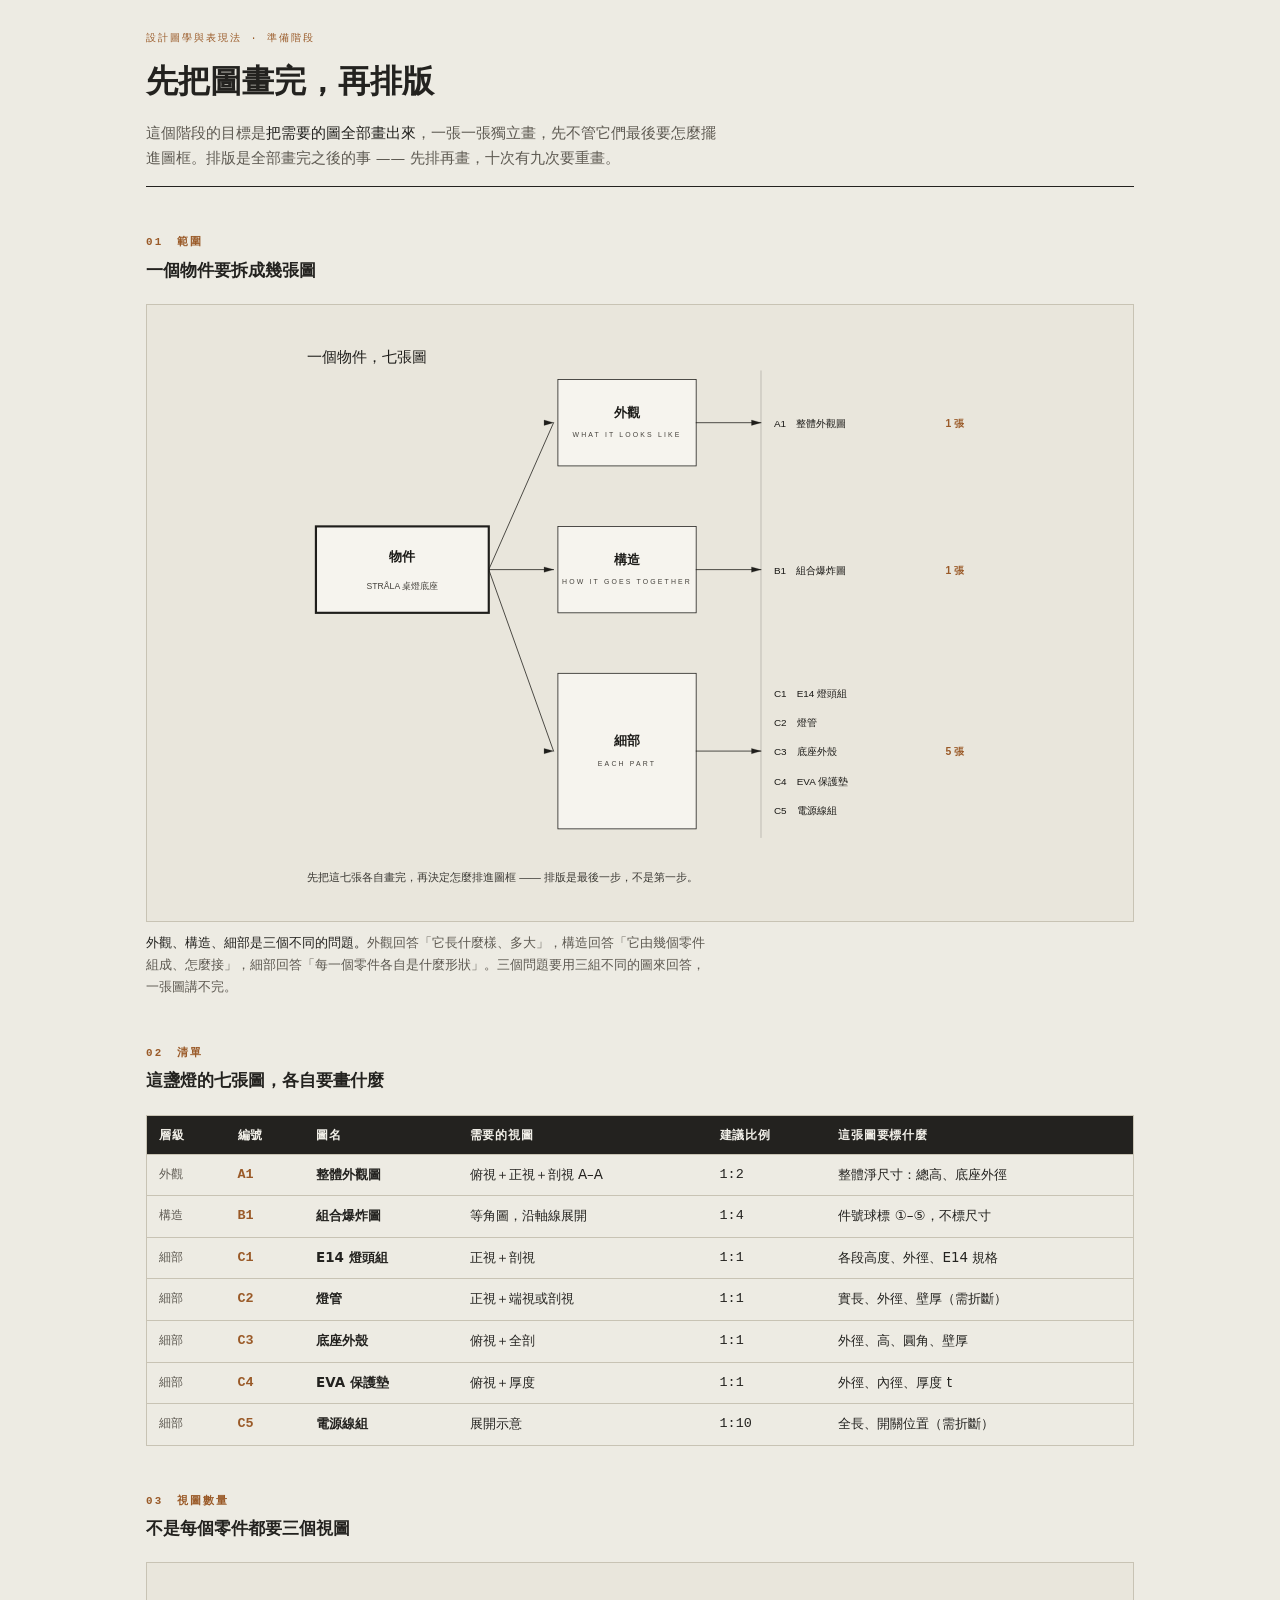
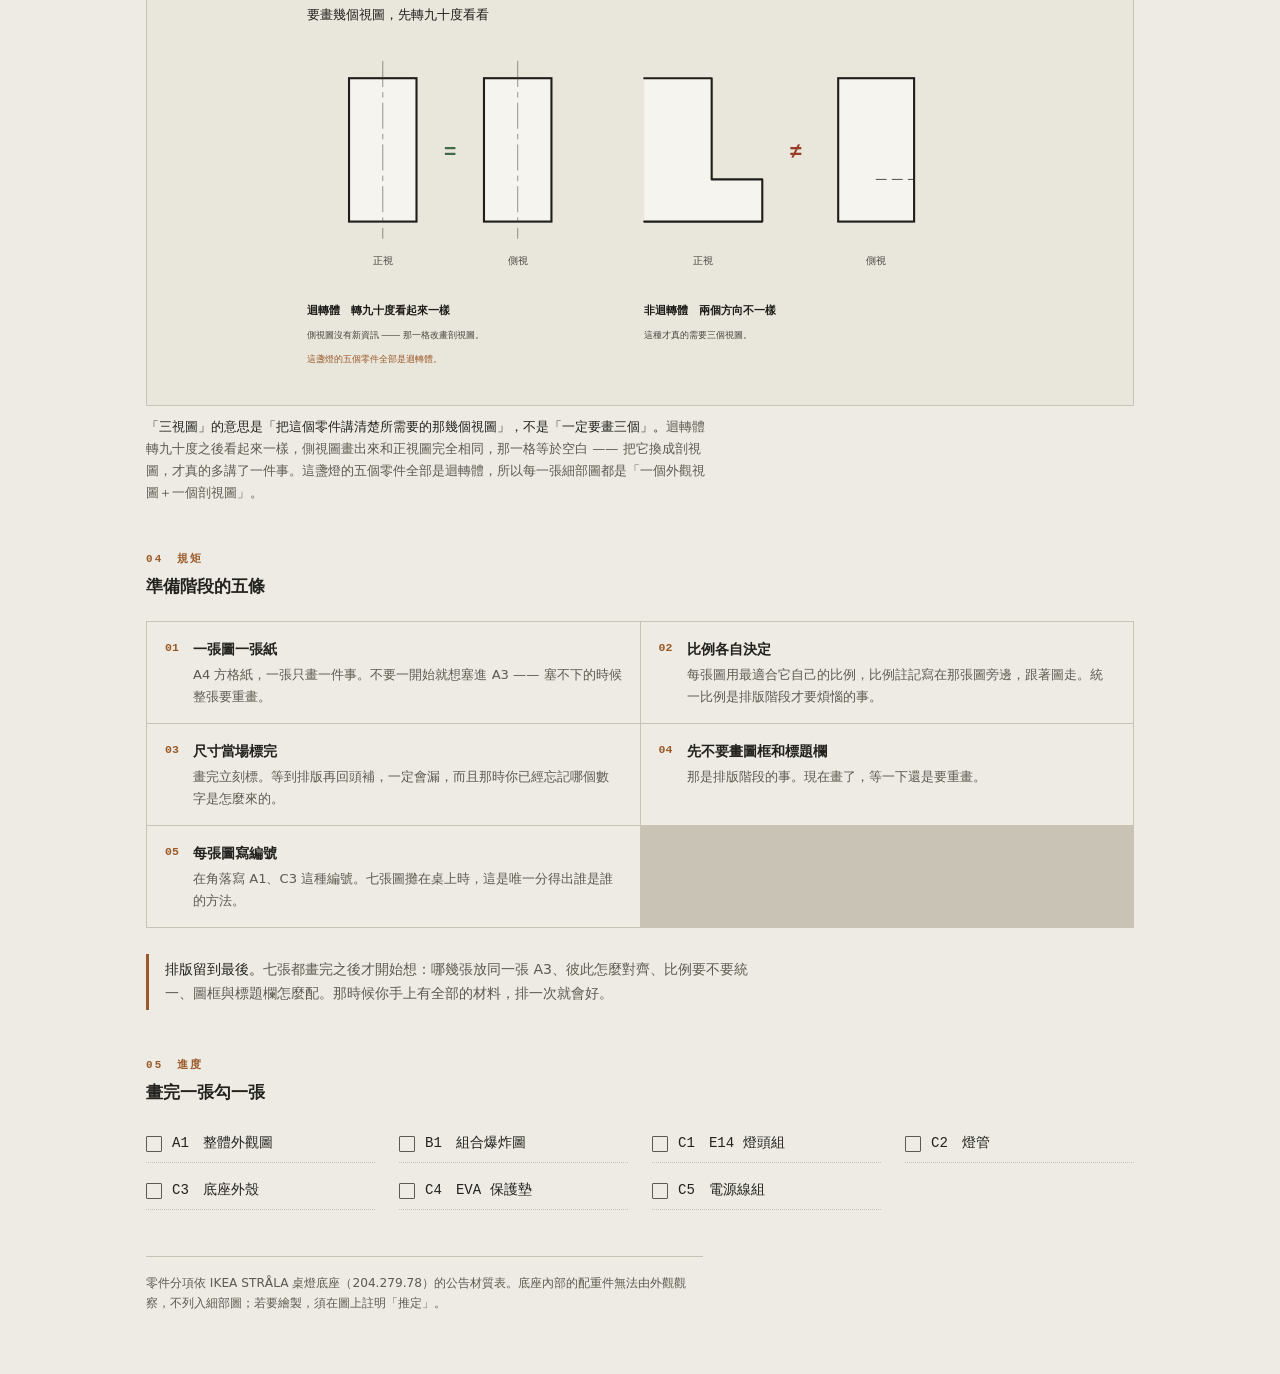
<file: w06/drawing-checklist/index.html>
<!doctype html><html lang="zh-Hant"><head><meta charset=utf8><meta name=viewport content="width=device-width,initial-scale=1,viewport-fit=cover"><style>:root{color-scheme:light;box-sizing:border-box;padding-top:env(safe-area-inset-top,0px);padding-bottom:env(safe-area-inset-bottom,0px)}html{scroll-padding-top:env(safe-area-inset-top,0px)}body{margin:0;padding:0;font:14px -apple-system,BlinkMacSystemFont,sans-serif;background:#fff;color:#000}img{max-width:100%}[hidden]:not([hidden=until-found i]){display:none!important}</style><title>製圖準備清單｜AD290B 設計製圖與 AI 表現法</title>
<meta name="robots" content="index,follow">
</head><body>

<meta name="claude:viewport-fit-sides" content="cover">

<style>
/* layout: scope first (how many drawings), then each drawing's spec, then the working rules */
:root{
  --desk:#edebe3; --rule:#c8c3b4; --ink:#23221f; --ink-soft:#5e5a52;
  --flag:#9a5a28; --good:#3f6b4a; --cardbg:#e9e6dc; --head:#23221f;
  --f-text:"Noto Sans TC","Hiragino Sans","Microsoft JhengHei",system-ui,sans-serif;
  --f-data:"IBM Plex Mono",ui-monospace,Menlo,monospace;
}
@media (prefers-color-scheme:dark){:root:not([data-theme="light"]){
  --desk:#191815; --rule:#3f3c35; --ink:#eae7de; --ink-soft:#a39d90;
  --flag:#d9975c; --good:#86b394; --cardbg:#e9e6dc; --head:#2b2823; color-scheme:dark;
}}
:root[data-theme="dark"]{
  --desk:#191815; --rule:#3f3c35; --ink:#eae7de; --ink-soft:#a39d90;
  --flag:#d9975c; --good:#86b394; --cardbg:#e9e6dc; --head:#2b2823; color-scheme:dark;
}
*{box-sizing:border-box}
body{background:var(--desk);color:var(--ink);font-family:var(--f-text);line-height:1.68;margin:0}
.wrap{max-width:1020px;margin:0 auto;
  padding-left:max(16px,env(safe-area-inset-left,0px));
  padding-right:max(16px,env(safe-area-inset-right,0px));
  padding-block:30px 60px}
header{border-bottom:1.5px solid var(--ink);padding-bottom:16px}
.stamp{font-family:var(--f-data);font-size:.64rem;letter-spacing:.2em;text-transform:uppercase;
  color:var(--flag);margin:0 0 8px}
h1{font-size:clamp(1.4rem,1.05rem + 1.5vw,2rem);font-weight:700;margin:0;text-wrap:balance}
header p{margin:12px 0 0;color:var(--ink-soft);font-size:.92rem;max-width:62ch}
header p b{color:var(--ink);font-weight:500}
section{margin-top:46px}
h2{font-size:.68rem;letter-spacing:.2em;text-transform:uppercase;color:var(--flag);
   font-family:var(--f-data);font-weight:600;margin:0 0 4px}
h2 + .sub{margin:0 0 20px;font-size:1.06rem;font-weight:700}
.plate{background:var(--cardbg);border:1px solid var(--rule);padding:14px 16px}
.plate svg{display:block;width:100%;height:auto;max-width:700px;margin:0 auto}
figure{margin:0}
figcaption{margin-top:10px;font-size:.82rem;color:var(--ink-soft);max-width:68ch}
figcaption b{color:var(--ink);font-weight:500}
.tw{overflow-x:auto;border:1px solid var(--rule)}
table{border-collapse:collapse;width:100%;min-width:660px;font-size:.84rem}
thead th{background:var(--head);color:#f1efe8;font-weight:600;font-size:.75rem;
  letter-spacing:.06em;text-align:left;padding:9px 12px;white-space:nowrap}
tbody td{border-top:1px solid var(--rule);padding:9px 12px;vertical-align:top}
tbody tr td:first-child{color:var(--ink-soft);font-size:.78rem;white-space:nowrap}
.id{font-family:var(--f-data);font-weight:600;color:var(--flag);white-space:nowrap}
td.nm{font-weight:600;white-space:nowrap}
td.sc{font-family:var(--f-data);font-variant-numeric:tabular-nums;white-space:nowrap}
ol.rules{margin:0;padding:0;list-style:none;counter-reset:r;
  display:grid;grid-template-columns:repeat(auto-fit,minmax(440px,1fr));gap:1px;
  background:var(--rule);border:1px solid var(--rule)}
ol.rules li{counter-increment:r;background:var(--desk);padding:15px 18px 15px 46px;
  position:relative;min-width:0}
ol.rules li::before{content:counter(r,decimal-leading-zero);position:absolute;left:18px;top:16px;
  font-family:var(--f-data);font-size:.72rem;color:var(--flag);font-weight:600}
ol.rules b{display:block;font-size:.9rem;font-weight:700}
ol.rules span{display:block;font-size:.82rem;color:var(--ink-soft);margin-top:3px}
ul.todo{margin:0;padding:0;list-style:none;display:grid;
  grid-template-columns:repeat(auto-fit,minmax(220px,1fr));gap:10px 24px}
ul.todo li{display:flex;align-items:center;gap:10px;font-size:.88rem;
  font-family:var(--f-data);padding:6px 0;border-bottom:1px dotted var(--rule)}
ul.todo li::before{content:"";width:14px;height:14px;border:1.4px solid var(--ink-soft);
  flex:0 0 auto;border-radius:1px}
.next{margin-top:26px;border-left:3px solid var(--flag);padding:4px 0 4px 16px;
  font-size:.88rem;color:var(--ink-soft);max-width:70ch}
.next b{color:var(--ink);font-weight:500}
footer{margin-top:46px;padding-top:16px;border-top:1px solid var(--rule);
  font-size:.76rem;color:var(--ink-soft);max-width:72ch}
@media (prefers-reduced-motion:reduce){*{transition:none!important;animation:none!important}}
</style>
<div class="wrap">
<header>
  <p class="stamp">設計圖學與表現法 · 準備階段</p>
  <h1>先把圖畫完，再排版</h1>
  <p>這個階段的目標是<b>把需要的圖全部畫出來</b>，一張一張獨立畫，先不管它們最後要怎麼擺進圖框。排版是全部畫完之後的事 —— 先排再畫，十次有九次要重畫。</p>
</header>

<section>
  <h2>01　範圍</h2>
  <p class="sub">一個物件要拆成幾張圖</p>
  <figure><div class="plate"><svg viewBox="0 0 162 136" role="img" aria-label="一個物件拆成三層七張圖：外觀一張整體外觀圖、構造一張組合爆炸圖、細部五張各工件圖" preserveAspectRatio="xMidYMid meet"><text x="4" y="10" font-family="'Noto Sans TC','Noto Sans CJK TC','Hiragino Sans',Inter,'Helvetica Neue',Arial,sans-serif" font-size="3.4" fill="#1f1e1b" text-anchor="start" font-weight="400">一個物件，七張圖</text>
<rect x="6" y="48" width="40" height="20" rx="0" fill="#f6f4ee" stroke="#1f1e1b" stroke-width="0.5"/>
<text x="26" y="56" font-family="'Noto Sans TC','Noto Sans CJK TC','Hiragino Sans',Inter,'Helvetica Neue',Arial,sans-serif" font-size="3" fill="#1b1a17" text-anchor="middle" font-weight="700">物件</text>
<text x="26" y="62.4" font-family="'Noto Sans TC','Noto Sans CJK TC','Hiragino Sans',Inter,'Helvetica Neue',Arial,sans-serif" font-size="2" fill="#45423c" text-anchor="middle" font-weight="400">STRÅLA 桌燈底座</text>
<rect x="62" y="14" width="32" height="20" rx="0" fill="#f6f4ee" stroke="#1f1e1b" stroke-width="0.18"/>
<text x="78" y="22.6" font-family="'Noto Sans TC','Noto Sans CJK TC','Hiragino Sans',Inter,'Helvetica Neue',Arial,sans-serif" font-size="2.9" fill="#1b1a17" text-anchor="middle" font-weight="700">外觀</text>
<text x="78" y="27.4" font-family="'Noto Sans TC','Noto Sans CJK TC','Hiragino Sans',Inter,'Helvetica Neue',Arial,sans-serif" font-size="1.6" fill="#45423c" text-anchor="middle" font-weight="400" letter-spacing="0.5">WHAT IT LOOKS LIKE</text>
<polyline points="46,58 61,24" fill="none" stroke="#1f1e1b" stroke-width="0.18" stroke-linecap="round" stroke-linejoin="round"/>
<polygon points="61,24 58.8,23.38 58.8,24.62" fill="#1f1e1b" stroke="#1f1e1b" stroke-width="0.05" stroke-linejoin="round"/>
<polyline points="94,24 109,24" fill="none" stroke="#1f1e1b" stroke-width="0.18" stroke-linecap="round" stroke-linejoin="round"/>
<polygon points="109,24 106.8,23.38 106.8,24.62" fill="#1f1e1b" stroke="#1f1e1b" stroke-width="0.05" stroke-linejoin="round"/>
<text x="112" y="25" font-family="'Noto Sans TC','Noto Sans CJK TC','Hiragino Sans',Inter,'Helvetica Neue',Arial,sans-serif" font-size="2.3" fill="#1b1a17" text-anchor="start" font-weight="400">A1　整體外觀圖</text>
<text x="156" y="25" font-family="'Noto Sans TC','Noto Sans CJK TC','Hiragino Sans',Inter,'Helvetica Neue',Arial,sans-serif" font-size="2.4" fill="#9a5a28" text-anchor="end" font-weight="600">1 張</text>
<rect x="62" y="48" width="32" height="20" rx="0" fill="#f6f4ee" stroke="#1f1e1b" stroke-width="0.18"/>
<text x="78" y="56.6" font-family="'Noto Sans TC','Noto Sans CJK TC','Hiragino Sans',Inter,'Helvetica Neue',Arial,sans-serif" font-size="2.9" fill="#1b1a17" text-anchor="middle" font-weight="700">構造</text>
<text x="78" y="61.4" font-family="'Noto Sans TC','Noto Sans CJK TC','Hiragino Sans',Inter,'Helvetica Neue',Arial,sans-serif" font-size="1.6" fill="#45423c" text-anchor="middle" font-weight="400" letter-spacing="0.5">HOW IT GOES TOGETHER</text>
<polyline points="46,58 61,58" fill="none" stroke="#1f1e1b" stroke-width="0.18" stroke-linecap="round" stroke-linejoin="round"/>
<polygon points="61,58 58.8,57.38 58.8,58.62" fill="#1f1e1b" stroke="#1f1e1b" stroke-width="0.05" stroke-linejoin="round"/>
<polyline points="94,58 109,58" fill="none" stroke="#1f1e1b" stroke-width="0.18" stroke-linecap="round" stroke-linejoin="round"/>
<polygon points="109,58 106.8,57.38 106.8,58.62" fill="#1f1e1b" stroke="#1f1e1b" stroke-width="0.05" stroke-linejoin="round"/>
<text x="112" y="59" font-family="'Noto Sans TC','Noto Sans CJK TC','Hiragino Sans',Inter,'Helvetica Neue',Arial,sans-serif" font-size="2.3" fill="#1b1a17" text-anchor="start" font-weight="400">B1　組合爆炸圖</text>
<text x="156" y="59" font-family="'Noto Sans TC','Noto Sans CJK TC','Hiragino Sans',Inter,'Helvetica Neue',Arial,sans-serif" font-size="2.4" fill="#9a5a28" text-anchor="end" font-weight="600">1 張</text>
<rect x="62" y="82" width="32" height="36" rx="0" fill="#f6f4ee" stroke="#1f1e1b" stroke-width="0.18"/>
<text x="78" y="98.6" font-family="'Noto Sans TC','Noto Sans CJK TC','Hiragino Sans',Inter,'Helvetica Neue',Arial,sans-serif" font-size="2.9" fill="#1b1a17" text-anchor="middle" font-weight="700">細部</text>
<text x="78" y="103.4" font-family="'Noto Sans TC','Noto Sans CJK TC','Hiragino Sans',Inter,'Helvetica Neue',Arial,sans-serif" font-size="1.6" fill="#45423c" text-anchor="middle" font-weight="400" letter-spacing="0.5">EACH PART</text>
<polyline points="46,58 61,100" fill="none" stroke="#1f1e1b" stroke-width="0.18" stroke-linecap="round" stroke-linejoin="round"/>
<polygon points="61,100 58.8,99.38 58.8,100.62" fill="#1f1e1b" stroke="#1f1e1b" stroke-width="0.05" stroke-linejoin="round"/>
<polyline points="94,100 109,100" fill="none" stroke="#1f1e1b" stroke-width="0.18" stroke-linecap="round" stroke-linejoin="round"/>
<polygon points="109,100 106.8,99.38 106.8,100.62" fill="#1f1e1b" stroke="#1f1e1b" stroke-width="0.05" stroke-linejoin="round"/>
<text x="112" y="87.4" font-family="'Noto Sans TC','Noto Sans CJK TC','Hiragino Sans',Inter,'Helvetica Neue',Arial,sans-serif" font-size="2.3" fill="#1b1a17" text-anchor="start" font-weight="400">C1　E14 燈頭組</text>
<text x="112" y="94.2" font-family="'Noto Sans TC','Noto Sans CJK TC','Hiragino Sans',Inter,'Helvetica Neue',Arial,sans-serif" font-size="2.3" fill="#1b1a17" text-anchor="start" font-weight="400">C2　燈管</text>
<text x="112" y="101" font-family="'Noto Sans TC','Noto Sans CJK TC','Hiragino Sans',Inter,'Helvetica Neue',Arial,sans-serif" font-size="2.3" fill="#1b1a17" text-anchor="start" font-weight="400">C3　底座外殼</text>
<text x="112" y="107.8" font-family="'Noto Sans TC','Noto Sans CJK TC','Hiragino Sans',Inter,'Helvetica Neue',Arial,sans-serif" font-size="2.3" fill="#1b1a17" text-anchor="start" font-weight="400">C4　EVA 保護墊</text>
<text x="112" y="114.6" font-family="'Noto Sans TC','Noto Sans CJK TC','Hiragino Sans',Inter,'Helvetica Neue',Arial,sans-serif" font-size="2.3" fill="#1b1a17" text-anchor="start" font-weight="400">C5　電源線組</text>
<text x="156" y="101" font-family="'Noto Sans TC','Noto Sans CJK TC','Hiragino Sans',Inter,'Helvetica Neue',Arial,sans-serif" font-size="2.4" fill="#9a5a28" text-anchor="end" font-weight="600">5 張</text>
<line x1="109" y1="12" x2="109" y2="120" stroke="#45423c" stroke-width="0.13" stroke-linecap="round" opacity="0.45"/>
<text x="4" y="130" font-family="'Noto Sans TC','Noto Sans CJK TC','Hiragino Sans',Inter,'Helvetica Neue',Arial,sans-serif" font-size="2.5" fill="#3a3833" text-anchor="start" font-weight="400">先把這七張各自畫完，再決定怎麼排進圖框 —— 排版是最後一步，不是第一步。</text></svg></div>
  <figcaption><b>外觀、構造、細部是三個不同的問題。</b>外觀回答「它長什麼樣、多大」，構造回答「它由幾個零件組成、怎麼接」，細部回答「每一個零件各自是什麼形狀」。三個問題要用三組不同的圖來回答，一張圖講不完。</figcaption></figure>
</section>

<section>
  <h2>02　清單</h2>
  <p class="sub">這盞燈的七張圖，各自要畫什麼</p>
  <div class="tw"><table>
    <thead><tr><th>層級</th><th>編號</th><th>圖名</th><th>需要的視圖</th><th>建議比例</th><th>這張圖要標什麼</th></tr></thead>
    <tbody><tr><td>外觀</td><td class="id">A1</td><td class="nm">整體外觀圖</td><td>俯視＋正視＋剖視 A–A</td><td class="sc">1:2</td><td>整體淨尺寸：總高、底座外徑</td></tr><tr><td>構造</td><td class="id">B1</td><td class="nm">組合爆炸圖</td><td>等角圖，沿軸線展開</td><td class="sc">1:4</td><td>件號球標 ①–⑤，不標尺寸</td></tr><tr><td>細部</td><td class="id">C1</td><td class="nm">E14 燈頭組</td><td>正視＋剖視</td><td class="sc">1:1</td><td>各段高度、外徑、E14 規格</td></tr><tr><td>細部</td><td class="id">C2</td><td class="nm">燈管</td><td>正視＋端視或剖視</td><td class="sc">1:1</td><td>實長、外徑、壁厚（需折斷）</td></tr><tr><td>細部</td><td class="id">C3</td><td class="nm">底座外殼</td><td>俯視＋全剖</td><td class="sc">1:1</td><td>外徑、高、圓角、壁厚</td></tr><tr><td>細部</td><td class="id">C4</td><td class="nm">EVA 保護墊</td><td>俯視＋厚度</td><td class="sc">1:1</td><td>外徑、內徑、厚度 t</td></tr><tr><td>細部</td><td class="id">C5</td><td class="nm">電源線組</td><td>展開示意</td><td class="sc">1:10</td><td>全長、開關位置（需折斷）</td></tr></tbody>
  </table></div>
</section>

<section>
  <h2>03　視圖數量</h2>
  <p class="sub">不是每個零件都要三個視圖</p>
  <figure><div class="plate"><svg viewBox="0 0 166 98" role="img" aria-label="判斷視圖數量：迴轉體轉九十度後正側視圖相同，側視那一格改畫剖視圖；非迴轉體才需要真正的三視圖" preserveAspectRatio="xMidYMid meet"><text x="4" y="10" font-family="'Noto Sans TC','Noto Sans CJK TC','Hiragino Sans',Inter,'Helvetica Neue',Arial,sans-serif" font-size="3.2" fill="#1f1e1b" text-anchor="start" font-weight="400">要畫幾個視圖，先轉九十度看看</text>
<rect x="14" y="24" width="16" height="34" rx="0" fill="#f6f4ee" stroke="#1f1e1b" stroke-width="0.5"/>
<line x1="22" y1="20" x2="22" y2="62" stroke="#45423c" stroke-width="0.13" stroke-linecap="round" stroke-dasharray="6 1.4 1.1 1.4"/>
<text x="22" y="68" font-family="'Noto Sans TC','Noto Sans CJK TC','Hiragino Sans',Inter,'Helvetica Neue',Arial,sans-serif" font-size="2.3" fill="#45423c" text-anchor="middle" font-weight="400">正視</text>
<text x="38" y="43" font-family="'Noto Sans TC','Noto Sans CJK TC','Hiragino Sans',Inter,'Helvetica Neue',Arial,sans-serif" font-size="5" fill="#3f6b4a" text-anchor="middle" font-weight="700">=</text>
<rect x="46" y="24" width="16" height="34" rx="0" fill="#f6f4ee" stroke="#1f1e1b" stroke-width="0.5"/>
<line x1="54" y1="20" x2="54" y2="62" stroke="#45423c" stroke-width="0.13" stroke-linecap="round" stroke-dasharray="6 1.4 1.1 1.4"/>
<text x="54" y="68" font-family="'Noto Sans TC','Noto Sans CJK TC','Hiragino Sans',Inter,'Helvetica Neue',Arial,sans-serif" font-size="2.3" fill="#45423c" text-anchor="middle" font-weight="400">側視</text>
<text x="4" y="80" font-family="'Noto Sans TC','Noto Sans CJK TC','Hiragino Sans',Inter,'Helvetica Neue',Arial,sans-serif" font-size="2.5" fill="#1b1a17" text-anchor="start" font-weight="600">迴轉體　轉九十度看起來一樣</text>
<text x="4" y="85.6" font-family="'Noto Sans TC','Noto Sans CJK TC','Hiragino Sans',Inter,'Helvetica Neue',Arial,sans-serif" font-size="2.2" fill="#45423c" text-anchor="start" font-weight="400">側視圖沒有新資訊 —— 那一格改畫剖視圖。</text>
<text x="4" y="91.2" font-family="'Noto Sans TC','Noto Sans CJK TC','Hiragino Sans',Inter,'Helvetica Neue',Arial,sans-serif" font-size="2.2" fill="#9a5a28" text-anchor="start" font-weight="400">這盞燈的五個零件全部是迴轉體。</text>
<polyline points="84,24 100,24 100,48 112,48 112,58 84,58" fill="#f6f4ee" stroke="#1f1e1b" stroke-width="0.5" stroke-linecap="round" stroke-linejoin="round"/>
<text x="98" y="68" font-family="'Noto Sans TC','Noto Sans CJK TC','Hiragino Sans',Inter,'Helvetica Neue',Arial,sans-serif" font-size="2.3" fill="#45423c" text-anchor="middle" font-weight="400">正視</text>
<text x="120" y="43" font-family="'Noto Sans TC','Noto Sans CJK TC','Hiragino Sans',Inter,'Helvetica Neue',Arial,sans-serif" font-size="5" fill="#9a3b28" text-anchor="middle" font-weight="700">≠</text>
<rect x="130" y="24" width="18" height="34" rx="0" fill="#f6f4ee" stroke="#1f1e1b" stroke-width="0.5"/>
<line x1="139" y1="48" x2="148" y2="48" stroke="#1f1e1b" stroke-width="0.18" stroke-linecap="round" stroke-dasharray="2.4 1.4"/>
<text x="139" y="68" font-family="'Noto Sans TC','Noto Sans CJK TC','Hiragino Sans',Inter,'Helvetica Neue',Arial,sans-serif" font-size="2.3" fill="#45423c" text-anchor="middle" font-weight="400">側視</text>
<text x="84" y="80" font-family="'Noto Sans TC','Noto Sans CJK TC','Hiragino Sans',Inter,'Helvetica Neue',Arial,sans-serif" font-size="2.5" fill="#1b1a17" text-anchor="start" font-weight="600">非迴轉體　兩個方向不一樣</text>
<text x="84" y="85.6" font-family="'Noto Sans TC','Noto Sans CJK TC','Hiragino Sans',Inter,'Helvetica Neue',Arial,sans-serif" font-size="2.2" fill="#45423c" text-anchor="start" font-weight="400">這種才真的需要三個視圖。</text></svg></div>
  <figcaption><b>「三視圖」的意思是「把這個零件講清楚所需要的那幾個視圖」，不是「一定要畫三個」。</b>迴轉體轉九十度之後看起來一樣，側視圖畫出來和正視圖完全相同，那一格等於空白 —— 把它換成剖視圖，才真的多講了一件事。這盞燈的五個零件全部是迴轉體，所以每一張細部圖都是「一個外觀視圖＋一個剖視圖」。</figcaption></figure>
</section>

<section>
  <h2>04　規矩</h2>
  <p class="sub">準備階段的五條</p>
  <ol class="rules"><li><b>一張圖一張紙</b><span>A4 方格紙，一張只畫一件事。不要一開始就想塞進 A3 —— 塞不下的時候整張要重畫。</span></li><li><b>比例各自決定</b><span>每張圖用最適合它自己的比例，比例註記寫在那張圖旁邊，跟著圖走。統一比例是排版階段才要煩惱的事。</span></li><li><b>尺寸當場標完</b><span>畫完立刻標。等到排版再回頭補，一定會漏，而且那時你已經忘記哪個數字是怎麼來的。</span></li><li><b>先不要畫圖框和標題欄</b><span>那是排版階段的事。現在畫了，等一下還是要重畫。</span></li><li><b>每張圖寫編號</b><span>在角落寫 A1、C3 這種編號。七張圖攤在桌上時，這是唯一分得出誰是誰的方法。</span></li></ol>
  <p class="next"><b>排版留到最後。</b>七張都畫完之後才開始想：哪幾張放同一張 A3、彼此怎麼對齊、比例要不要統一、圖框與標題欄怎麼配。那時候你手上有全部的材料，排一次就會好。</p>
</section>

<section>
  <h2>05　進度</h2>
  <p class="sub">畫完一張勾一張</p>
  <ul class="todo"><li>A1　整體外觀圖</li><li>B1　組合爆炸圖</li><li>C1　E14 燈頭組</li><li>C2　燈管</li><li>C3　底座外殼</li><li>C4　EVA 保護墊</li><li>C5　電源線組</li></ul>
</section>

<footer>
  零件分項依 IKEA STRÅLA 桌燈底座（204.279.78）的公告材質表。底座內部的配重件無法由外觀觀察，不列入細部圖；若要繪製，須在圖上註明「推定」。
</footer>
</div>

</body></html>
</file>
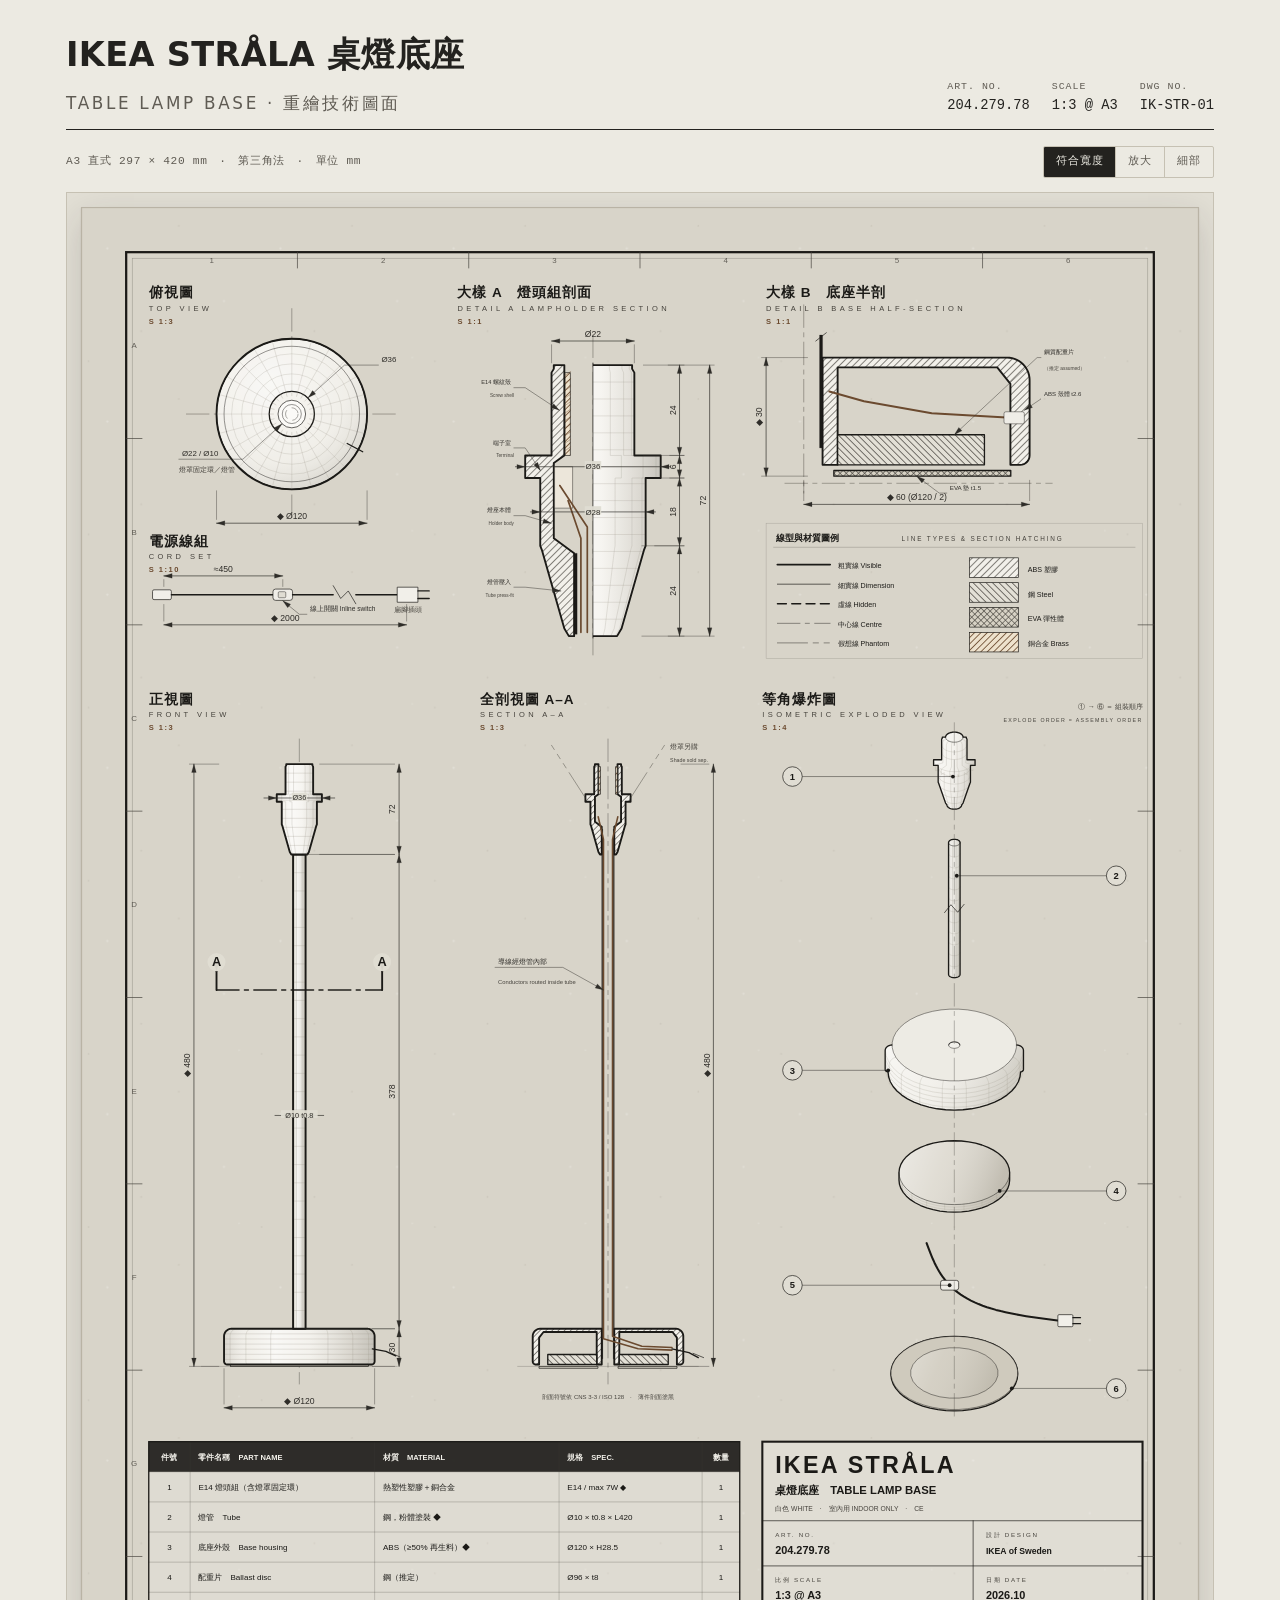
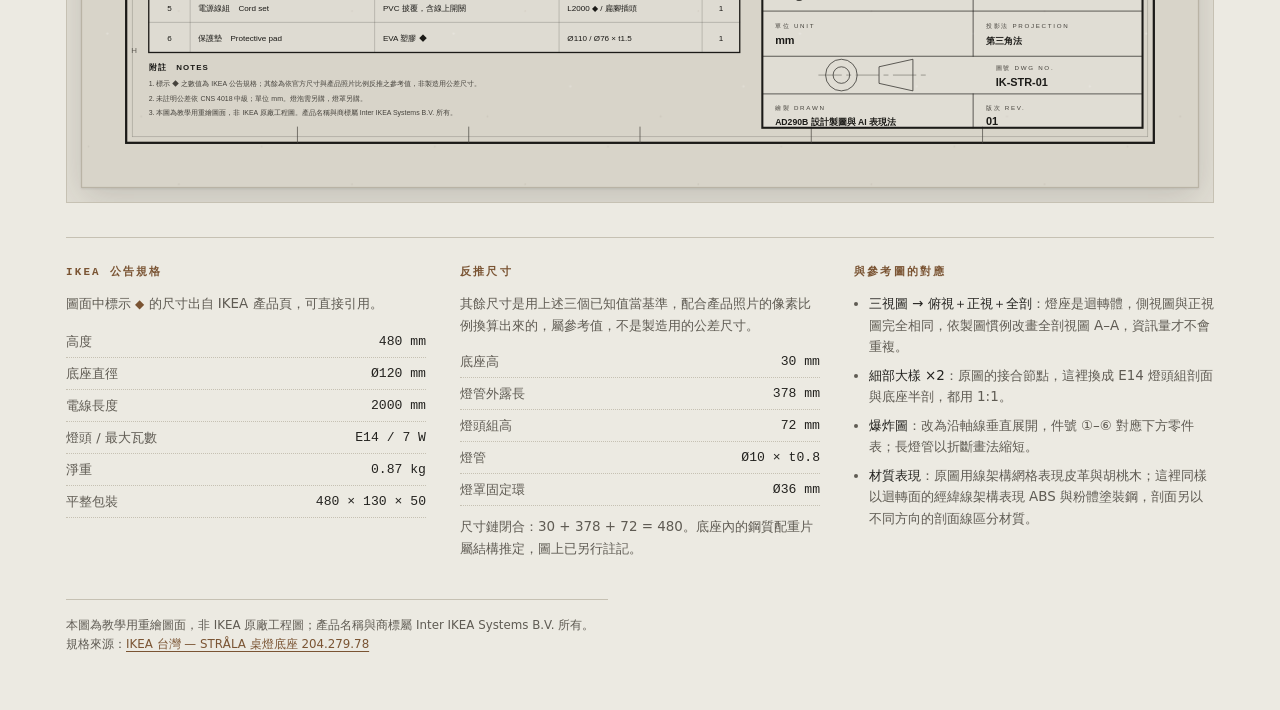
<file: w06/strala-base-drawing/index.html>
<!doctype html><html lang="zh-Hant"><head><meta charset=utf8><meta name=viewport content="width=device-width,initial-scale=1,viewport-fit=cover"><style>:root{color-scheme:light;box-sizing:border-box;padding-top:env(safe-area-inset-top,0px);padding-bottom:env(safe-area-inset-bottom,0px)}html{scroll-padding-top:env(safe-area-inset-top,0px)}body{margin:0;padding:0;font:14px -apple-system,BlinkMacSystemFont,sans-serif;background:#fff;color:#000}img{max-width:100%}[hidden]:not([hidden=until-found i]){display:none!important}</style><title>STRÅLA 桌燈底座圖面｜AD290B 設計製圖與 AI 表現法</title>
<meta name="robots" content="index,follow">
</head><body>

<meta name="claude:viewport-fit-sides" content="cover">

<style>
/* layout: one A3 drawing sheet laid on a desk; identity strip above it, reading notes below */
:root{
  --desk:#eceae2; --desk-2:#e2dfd5; --rule:#c6c1b3;
  --ink:#23221f; --ink-soft:#5f5b53; --accent:#7a5433;
  --sheet-shadow:0 1px 2px rgba(35,34,31,.10), 0 10px 34px rgba(35,34,31,.16);
  --f-text:"Noto Sans TC","Hiragino Sans","Microsoft JhengHei",system-ui,sans-serif;
  --f-data:"IBM Plex Mono",ui-monospace,"SFMono-Regular",Menlo,monospace;
}
@media (prefers-color-scheme:dark){:root:not([data-theme="light"]){
  --desk:#1a1917; --desk-2:#22211d; --rule:#3c3a34;
  --ink:#eae7df; --ink-soft:#a39d91; --accent:#c99a66;
  --sheet-shadow:0 2px 4px rgba(0,0,0,.5), 0 18px 50px rgba(0,0,0,.6);
  color-scheme:dark;
}}
:root[data-theme="dark"]{
  --desk:#1a1917; --desk-2:#22211d; --rule:#3c3a34;
  --ink:#eae7df; --ink-soft:#a39d91; --accent:#c99a66;
  --sheet-shadow:0 2px 4px rgba(0,0,0,.5), 0 18px 50px rgba(0,0,0,.6);
  color-scheme:dark;
}
*{box-sizing:border-box}
body{background:var(--desk);color:var(--ink);font-family:var(--f-text);line-height:1.6;margin:0}
.wrap{max-width:1180px;margin:0 auto;
  padding-left:max(16px,env(safe-area-inset-left,0px));
  padding-right:max(16px,env(safe-area-inset-right,0px));
  padding-block:28px 56px}

/* identity strip */
.id{display:flex;flex-wrap:wrap;align-items:flex-end;gap:10px 28px;
    border-bottom:1.5px solid var(--ink);padding-bottom:12px;margin-bottom:6px}
.id h1{font-size:clamp(1.45rem,1.05rem + 1.7vw,2.1rem);font-weight:700;letter-spacing:.01em;
       margin:0;text-wrap:balance;min-width:0}
.id h1 small{display:block;font-size:.5em;font-weight:500;color:var(--ink-soft);
             letter-spacing:.16em;text-transform:uppercase;margin-top:.5em}
.meta{display:flex;flex-wrap:wrap;gap:4px 22px;margin-left:auto;font-family:var(--f-data);
      font-size:.72rem;color:var(--ink-soft);font-variant-numeric:tabular-nums}
.meta b{display:block;color:var(--ink);font-weight:500;font-size:.86rem}
.meta span{letter-spacing:.1em;text-transform:uppercase;font-size:.62rem}

/* viewer */
.bar{display:flex;flex-wrap:wrap;align-items:center;gap:10px;
     padding:10px 0 14px;font-family:var(--f-data);font-size:.7rem;color:var(--ink-soft)}
.bar .hint{letter-spacing:.06em}
.zoom{display:flex;gap:0;margin-left:auto;border:1px solid var(--rule);border-radius:2px;overflow:hidden}
.zoom button{appearance:none;border:0;background:transparent;color:var(--ink-soft);
  font:inherit;font-size:.7rem;letter-spacing:.08em;padding:6px 12px;cursor:pointer;
  border-left:1px solid var(--rule)}
.zoom button:first-child{border-left:0}
.zoom button[aria-pressed="true"]{background:var(--ink);color:var(--desk)}
.zoom button:focus-visible{outline:2px solid var(--accent);outline-offset:-2px}

.scroller{overflow-x:auto;overflow-y:hidden;background:var(--desk-2);
  border:1px solid var(--rule);padding:14px;scrollbar-width:thin}
.sheet{width:100%;min-width:var(--zoom,640px);margin:0 auto;box-shadow:var(--sheet-shadow)}
.sheet-svg{display:block;width:100%;height:auto}

/* notes */
.notes{display:grid;grid-template-columns:repeat(auto-fit,minmax(248px,1fr));gap:26px 34px;
       margin-top:34px;padding-top:26px;border-top:1px solid var(--rule)}
.notes section{min-width:0}
.notes h2{font-size:.68rem;letter-spacing:.2em;text-transform:uppercase;color:var(--accent);
          font-family:var(--f-data);font-weight:600;margin:0 0 12px}
.notes p{margin:0 0 10px;font-size:.84rem;color:var(--ink-soft);max-width:62ch}
dl{margin:0;font-size:.82rem}
dl div{display:flex;justify-content:space-between;gap:14px;padding:5px 0;
       border-bottom:1px dotted var(--rule)}
dt{color:var(--ink-soft);min-width:0}
dd{margin:0;font-family:var(--f-data);font-variant-numeric:tabular-nums;white-space:nowrap}
.tag{font-family:var(--f-data);font-size:.76rem;color:var(--accent)}
ul{margin:0;padding-left:1.1em;font-size:.84rem;color:var(--ink-soft)}
li{margin-bottom:7px}
li b{color:var(--ink);font-weight:500}
a{color:var(--accent);text-underline-offset:3px}
footer{margin-top:30px;padding-top:16px;border-top:1px solid var(--rule);
       font-size:.74rem;color:var(--ink-soft);max-width:72ch}

@media print{
  @page{size:A3 portrait;margin:0}
  body{background:#fff}
  .wrap{max-width:none;padding:0}
  .id,.bar,.notes,footer{display:none}
  .scroller{overflow:visible;border:0;padding:0;background:none}
  .sheet{min-width:0;box-shadow:none}
}
@media (prefers-reduced-motion:reduce){*{transition:none!important;animation:none!important}}
</style>

<div class="wrap">
  <header class="id">
    <h1>IKEA STRÅLA 桌燈底座<small>Table lamp base &middot; 重繪技術圖面</small></h1>
    <div class="meta">
      <div><span>Art. no.</span><b>204.279.78</b></div>
      <div><span>Scale</span><b>1:3 @ A3</b></div>
      <div><span>Dwg no.</span><b>IK-STR-01</b></div>
    </div>
  </header>

  <div class="bar">
    <span class="hint">A3 直式 297 × 420 mm　·　第三角法　·　單位 mm</span>
    <div class="zoom" role="group" aria-label="圖面縮放">
      <button type="button" data-z="640" aria-pressed="true">符合寬度</button>
      <button type="button" data-z="1100" aria-pressed="false">放大</button>
      <button type="button" data-z="1900" aria-pressed="false">細部</button>
    </div>
  </div>

  <div class="scroller">
    <div class="sheet"><svg xmlns="http://www.w3.org/2000/svg" viewBox="0 0 297 420" preserveAspectRatio="xMidYMid meet" class="sheet-svg" role="img" aria-label="IKEA STRÅLA 桌燈底座 A3 技術圖面：俯視圖、正視圖、全剖視圖、兩張細部大樣、等角爆炸圖與零件材質表" shape-rendering="geometricPrecision">
<defs>
  <linearGradient id="cylShade" x1="0" y1="0" x2="1" y2="0">
    <stop offset="0"    stop-color="#8d8779" stop-opacity="0.30"/>
    <stop offset="0.16" stop-color="#ffffff" stop-opacity="0.05"/>
    <stop offset="0.34" stop-color="#ffffff" stop-opacity="0.62"/>
    <stop offset="0.56" stop-color="#ffffff" stop-opacity="0.22"/>
    <stop offset="0.84" stop-color="#8d8779" stop-opacity="0.26"/>
    <stop offset="1"    stop-color="#6f6a5d" stop-opacity="0.38"/>
  </linearGradient>
  <linearGradient id="isoShade" x1="0" y1="0" x2="1" y2="0.25">
    <stop offset="0"    stop-color="#ffffff" stop-opacity="0.55"/>
    <stop offset="0.45" stop-color="#ffffff" stop-opacity="0.14"/>
    <stop offset="1"    stop-color="#7d7768" stop-opacity="0.32"/>
  </linearGradient>
  <radialGradient id="discShade" cx="0.36" cy="0.30" r="0.78">
    <stop offset="0"   stop-color="#ffffff" stop-opacity="0.70"/>
    <stop offset="0.6" stop-color="#ffffff" stop-opacity="0.10"/>
    <stop offset="1"   stop-color="#7d7768" stop-opacity="0.30"/>
  </radialGradient>
  <pattern id="hABS" width="1.300" height="1.300" patternUnits="userSpaceOnUse" patternTransform="rotate(45)">
    <line x1="0.650" y1="0" x2="0.650" y2="1.300" stroke="#45423c" stroke-width="0.17"/>
  </pattern>
  <pattern id="hABSf" width="1.150" height="1.150" patternUnits="userSpaceOnUse" patternTransform="rotate(45)">
    <line x1="0.575" y1="0" x2="0.575" y2="1.150" stroke="#45423c" stroke-width="0.16"/>
  </pattern>
  <pattern id="hSTEEL" width="1.220" height="1.220" patternUnits="userSpaceOnUse" patternTransform="rotate(135)">
    <line x1="0.610" y1="0" x2="0.610" y2="1.220" stroke="#45423c" stroke-width="0.19"/>
  </pattern>
  <pattern id="hEVA" width="1.150" height="1.150" patternUnits="userSpaceOnUse" patternTransform="rotate(45)">
    <line x1="0.575" y1="0" x2="0.575" y2="1.150" stroke="#45423c" stroke-width="0.16"/>
    <line x1="0" y1="0.575" x2="1.150" y2="0.575" stroke="#45423c" stroke-width="0.16"/>
  </pattern>
  <pattern id="hCU" width="1.200" height="1.200" patternUnits="userSpaceOnUse" patternTransform="rotate(45)">
    <line x1="0.600" y1="0" x2="0.600" y2="1.200" stroke="#6b4a2f" stroke-width="0.22"/>
  </pattern>
  <pattern id="paper" width="46" height="46" patternUnits="userSpaceOnUse">
    <rect width="46" height="46" fill="#d8d4c9"/>
    <circle cx="7"  cy="11" r="0.30" fill="#ffffff" opacity="0.26"/>
    <circle cx="26" cy="5"  r="0.24" fill="#8e8778" opacity="0.16"/>
    <circle cx="38" cy="25" r="0.30" fill="#ffffff" opacity="0.22"/>
    <circle cx="16" cy="33" r="0.26" fill="#8e8778" opacity="0.15"/>
    <circle cx="42" cy="40" r="0.22" fill="#ffffff" opacity="0.20"/>
    <circle cx="2"  cy="41" r="0.26" fill="#8e8778" opacity="0.13"/>
  </pattern>
</defs><rect width="297" height="420" fill="url(#paper)"/>
<rect x="0" y="0" width="297" height="420" rx="0" fill="none" stroke="#b9b3a5" stroke-width="0.6"/>
<rect x="12" y="12" width="273" height="396" rx="0" fill="none" stroke="#1b1a17" stroke-width="0.6"/>
<rect x="13.6" y="13.6" width="269.8" height="392.8" rx="0" fill="none" stroke="#45423c" stroke-width="0.12" opacity="0.5"/>
<line x1="57.5" y1="12" x2="57.5" y2="16.2" stroke="#45423c" stroke-width="0.18" stroke-linecap="round"/>
<line x1="57.5" y1="403.8" x2="57.5" y2="408" stroke="#45423c" stroke-width="0.18" stroke-linecap="round"/>
<line x1="103" y1="12" x2="103" y2="16.2" stroke="#45423c" stroke-width="0.18" stroke-linecap="round"/>
<line x1="103" y1="403.8" x2="103" y2="408" stroke="#45423c" stroke-width="0.18" stroke-linecap="round"/>
<line x1="148.5" y1="12" x2="148.5" y2="16.2" stroke="#45423c" stroke-width="0.18" stroke-linecap="round"/>
<line x1="148.5" y1="403.8" x2="148.5" y2="408" stroke="#45423c" stroke-width="0.18" stroke-linecap="round"/>
<line x1="194" y1="12" x2="194" y2="16.2" stroke="#45423c" stroke-width="0.18" stroke-linecap="round"/>
<line x1="194" y1="403.8" x2="194" y2="408" stroke="#45423c" stroke-width="0.18" stroke-linecap="round"/>
<line x1="239.5" y1="12" x2="239.5" y2="16.2" stroke="#45423c" stroke-width="0.18" stroke-linecap="round"/>
<line x1="239.5" y1="403.8" x2="239.5" y2="408" stroke="#45423c" stroke-width="0.18" stroke-linecap="round"/>
<line x1="12" y1="61.5" x2="16.2" y2="61.5" stroke="#45423c" stroke-width="0.18" stroke-linecap="round"/>
<line x1="280.8" y1="61.5" x2="285" y2="61.5" stroke="#45423c" stroke-width="0.18" stroke-linecap="round"/>
<line x1="12" y1="111" x2="16.2" y2="111" stroke="#45423c" stroke-width="0.18" stroke-linecap="round"/>
<line x1="280.8" y1="111" x2="285" y2="111" stroke="#45423c" stroke-width="0.18" stroke-linecap="round"/>
<line x1="12" y1="160.5" x2="16.2" y2="160.5" stroke="#45423c" stroke-width="0.18" stroke-linecap="round"/>
<line x1="280.8" y1="160.5" x2="285" y2="160.5" stroke="#45423c" stroke-width="0.18" stroke-linecap="round"/>
<line x1="12" y1="210" x2="16.2" y2="210" stroke="#45423c" stroke-width="0.18" stroke-linecap="round"/>
<line x1="280.8" y1="210" x2="285" y2="210" stroke="#45423c" stroke-width="0.18" stroke-linecap="round"/>
<line x1="12" y1="259.5" x2="16.2" y2="259.5" stroke="#45423c" stroke-width="0.18" stroke-linecap="round"/>
<line x1="280.8" y1="259.5" x2="285" y2="259.5" stroke="#45423c" stroke-width="0.18" stroke-linecap="round"/>
<line x1="12" y1="309" x2="16.2" y2="309" stroke="#45423c" stroke-width="0.18" stroke-linecap="round"/>
<line x1="280.8" y1="309" x2="285" y2="309" stroke="#45423c" stroke-width="0.18" stroke-linecap="round"/>
<line x1="12" y1="358.5" x2="16.2" y2="358.5" stroke="#45423c" stroke-width="0.18" stroke-linecap="round"/>
<line x1="280.8" y1="358.5" x2="285" y2="358.5" stroke="#45423c" stroke-width="0.18" stroke-linecap="round"/>
<text x="14.1" y="37.55" font-family="'Noto Sans TC','Noto Sans CJK TC','Hiragino Sans',Inter,'Helvetica Neue',Arial,sans-serif" font-size="2.1" fill="#45423c" text-anchor="middle" font-weight="400" opacity="0.8">A</text>
<text x="14.1" y="87.05" font-family="'Noto Sans TC','Noto Sans CJK TC','Hiragino Sans',Inter,'Helvetica Neue',Arial,sans-serif" font-size="2.1" fill="#45423c" text-anchor="middle" font-weight="400" opacity="0.8">B</text>
<text x="14.1" y="136.55" font-family="'Noto Sans TC','Noto Sans CJK TC','Hiragino Sans',Inter,'Helvetica Neue',Arial,sans-serif" font-size="2.1" fill="#45423c" text-anchor="middle" font-weight="400" opacity="0.8">C</text>
<text x="14.1" y="186.05" font-family="'Noto Sans TC','Noto Sans CJK TC','Hiragino Sans',Inter,'Helvetica Neue',Arial,sans-serif" font-size="2.1" fill="#45423c" text-anchor="middle" font-weight="400" opacity="0.8">D</text>
<text x="14.1" y="235.55" font-family="'Noto Sans TC','Noto Sans CJK TC','Hiragino Sans',Inter,'Helvetica Neue',Arial,sans-serif" font-size="2.1" fill="#45423c" text-anchor="middle" font-weight="400" opacity="0.8">E</text>
<text x="14.1" y="285.05" font-family="'Noto Sans TC','Noto Sans CJK TC','Hiragino Sans',Inter,'Helvetica Neue',Arial,sans-serif" font-size="2.1" fill="#45423c" text-anchor="middle" font-weight="400" opacity="0.8">F</text>
<text x="14.1" y="334.55" font-family="'Noto Sans TC','Noto Sans CJK TC','Hiragino Sans',Inter,'Helvetica Neue',Arial,sans-serif" font-size="2.1" fill="#45423c" text-anchor="middle" font-weight="400" opacity="0.8">G</text>
<text x="14.1" y="384.05" font-family="'Noto Sans TC','Noto Sans CJK TC','Hiragino Sans',Inter,'Helvetica Neue',Arial,sans-serif" font-size="2.1" fill="#45423c" text-anchor="middle" font-weight="400" opacity="0.8">H</text>
<text x="34.75" y="15" font-family="'Noto Sans TC','Noto Sans CJK TC','Hiragino Sans',Inter,'Helvetica Neue',Arial,sans-serif" font-size="2.1" fill="#45423c" text-anchor="middle" font-weight="400" opacity="0.8">1</text>
<text x="80.25" y="15" font-family="'Noto Sans TC','Noto Sans CJK TC','Hiragino Sans',Inter,'Helvetica Neue',Arial,sans-serif" font-size="2.1" fill="#45423c" text-anchor="middle" font-weight="400" opacity="0.8">2</text>
<text x="125.75" y="15" font-family="'Noto Sans TC','Noto Sans CJK TC','Hiragino Sans',Inter,'Helvetica Neue',Arial,sans-serif" font-size="2.1" fill="#45423c" text-anchor="middle" font-weight="400" opacity="0.8">3</text>
<text x="171.25" y="15" font-family="'Noto Sans TC','Noto Sans CJK TC','Hiragino Sans',Inter,'Helvetica Neue',Arial,sans-serif" font-size="2.1" fill="#45423c" text-anchor="middle" font-weight="400" opacity="0.8">4</text>
<text x="216.75" y="15" font-family="'Noto Sans TC','Noto Sans CJK TC','Hiragino Sans',Inter,'Helvetica Neue',Arial,sans-serif" font-size="2.1" fill="#45423c" text-anchor="middle" font-weight="400" opacity="0.8">5</text>
<text x="262.25" y="15" font-family="'Noto Sans TC','Noto Sans CJK TC','Hiragino Sans',Inter,'Helvetica Neue',Arial,sans-serif" font-size="2.1" fill="#45423c" text-anchor="middle" font-weight="400" opacity="0.8">6</text>
<text x="18" y="24" font-family="'Noto Sans TC','Noto Sans CJK TC','Hiragino Sans',Inter,'Helvetica Neue',Arial,sans-serif" font-size="3.6" fill="#1b1a17" text-anchor="start" font-weight="600" letter-spacing="0.25">俯視圖</text>
<text x="18" y="27.6" font-family="'Noto Sans TC','Noto Sans CJK TC','Hiragino Sans',Inter,'Helvetica Neue',Arial,sans-serif" font-size="2" fill="#45423c" text-anchor="start" font-weight="400" letter-spacing="0.9">TOP VIEW</text>
<text x="18" y="31" font-family="'Noto Sans TC','Noto Sans CJK TC','Hiragino Sans',Inter,'Helvetica Neue',Arial,sans-serif" font-size="2" fill="#6b4a2f" text-anchor="start" font-weight="600" letter-spacing="0.4">S 1:3</text>
<line x1="28" y1="55" x2="84" y2="55" stroke="#45423c" stroke-width="0.12" stroke-linecap="round" stroke-dasharray="6 1.4 1.1 1.4" opacity="0.9"/>
<line x1="56" y1="27" x2="56" y2="83" stroke="#45423c" stroke-width="0.12" stroke-linecap="round" stroke-dasharray="6 1.4 1.1 1.4" opacity="0.9"/>
<circle cx="56" cy="55" r="20" fill="#f1efe9" stroke="#1b1a17" stroke-width="0.18"/>
<circle cx="56" cy="55" r="20" fill="url(#discShade)" stroke="#1b1a17" stroke-width="0.18" opacity="0.85"/>
<line x1="62" y1="55" x2="76" y2="55" stroke="#9d978b" stroke-width="0.12" stroke-linecap="round" opacity="0.5"/>
<line x1="61.796" y1="56.553" x2="75.319" y2="60.176" stroke="#9d978b" stroke-width="0.12" stroke-linecap="round" opacity="0.5"/>
<line x1="61.196" y1="58" x2="73.321" y2="65" stroke="#9d978b" stroke-width="0.12" stroke-linecap="round" opacity="0.5"/>
<line x1="60.243" y1="59.243" x2="70.142" y2="69.142" stroke="#9d978b" stroke-width="0.12" stroke-linecap="round" opacity="0.5"/>
<line x1="59" y1="60.196" x2="66" y2="72.321" stroke="#9d978b" stroke-width="0.12" stroke-linecap="round" opacity="0.5"/>
<line x1="57.553" y1="60.796" x2="61.176" y2="74.319" stroke="#9d978b" stroke-width="0.12" stroke-linecap="round" opacity="0.5"/>
<line x1="56" y1="61" x2="56" y2="75" stroke="#9d978b" stroke-width="0.12" stroke-linecap="round" opacity="0.5"/>
<line x1="54.447" y1="60.796" x2="50.824" y2="74.319" stroke="#9d978b" stroke-width="0.12" stroke-linecap="round" opacity="0.5"/>
<line x1="53" y1="60.196" x2="46" y2="72.321" stroke="#9d978b" stroke-width="0.12" stroke-linecap="round" opacity="0.5"/>
<line x1="51.757" y1="59.243" x2="41.858" y2="69.142" stroke="#9d978b" stroke-width="0.12" stroke-linecap="round" opacity="0.5"/>
<line x1="50.804" y1="58" x2="38.679" y2="65" stroke="#9d978b" stroke-width="0.12" stroke-linecap="round" opacity="0.5"/>
<line x1="50.204" y1="56.553" x2="36.681" y2="60.176" stroke="#9d978b" stroke-width="0.12" stroke-linecap="round" opacity="0.5"/>
<line x1="50" y1="55" x2="36" y2="55" stroke="#9d978b" stroke-width="0.12" stroke-linecap="round" opacity="0.5"/>
<line x1="50.204" y1="53.447" x2="36.681" y2="49.824" stroke="#9d978b" stroke-width="0.12" stroke-linecap="round" opacity="0.5"/>
<line x1="50.804" y1="52" x2="38.679" y2="45" stroke="#9d978b" stroke-width="0.12" stroke-linecap="round" opacity="0.5"/>
<line x1="51.757" y1="50.757" x2="41.858" y2="40.858" stroke="#9d978b" stroke-width="0.12" stroke-linecap="round" opacity="0.5"/>
<line x1="53" y1="49.804" x2="46" y2="37.679" stroke="#9d978b" stroke-width="0.12" stroke-linecap="round" opacity="0.5"/>
<line x1="54.447" y1="49.204" x2="50.824" y2="35.681" stroke="#9d978b" stroke-width="0.12" stroke-linecap="round" opacity="0.5"/>
<line x1="56" y1="49" x2="56" y2="35" stroke="#9d978b" stroke-width="0.12" stroke-linecap="round" opacity="0.5"/>
<line x1="57.553" y1="49.204" x2="61.176" y2="35.681" stroke="#9d978b" stroke-width="0.12" stroke-linecap="round" opacity="0.5"/>
<line x1="59" y1="49.804" x2="66" y2="37.679" stroke="#9d978b" stroke-width="0.12" stroke-linecap="round" opacity="0.5"/>
<line x1="60.243" y1="50.757" x2="70.142" y2="40.858" stroke="#9d978b" stroke-width="0.12" stroke-linecap="round" opacity="0.5"/>
<line x1="61.196" y1="52" x2="73.321" y2="45" stroke="#9d978b" stroke-width="0.12" stroke-linecap="round" opacity="0.5"/>
<line x1="61.796" y1="53.447" x2="75.319" y2="49.824" stroke="#9d978b" stroke-width="0.12" stroke-linecap="round" opacity="0.5"/>
<circle cx="56" cy="55" r="20" fill="none" stroke="#1b1a17" stroke-width="0.5"/>
<circle cx="56" cy="55" r="18" fill="none" stroke="#1b1a17" stroke-width="0.12"/>
<circle cx="56" cy="55" r="16" fill="none" stroke="#9d978b" stroke-width="0.12" opacity="0.5"/>
<circle cx="56" cy="55" r="13.333" fill="none" stroke="#9d978b" stroke-width="0.12" opacity="0.5"/>
<circle cx="56" cy="55" r="10.667" fill="none" stroke="#9d978b" stroke-width="0.12" opacity="0.5"/>
<circle cx="56" cy="55" r="8" fill="none" stroke="#9d978b" stroke-width="0.12" opacity="0.5"/>
<polyline points="70.716,62.825 74.836,65.015" fill="none" stroke="#1b1a17" stroke-width="0.35" stroke-linecap="round" stroke-linejoin="round"/>
<circle cx="56" cy="55" r="6" fill="#f4f2ed" stroke="#1b1a17" stroke-width="0.35"/>
<circle cx="56" cy="55" r="3.667" fill="#fbfaf7" stroke="#1b1a17" stroke-width="0.18"/>
<circle cx="56" cy="55" r="2.533" fill="none" stroke="#1b1a17" stroke-width="0.12"/>
<circle cx="56" cy="55" r="1.667" fill="none" stroke="#45423c" stroke-width="0.12" stroke-dasharray="2.4 1.4"/>
<line x1="60.867" y1="55" x2="62" y2="55" stroke="#9d978b" stroke-width="0.12" stroke-linecap="round" opacity="0.65"/>
<line x1="60.701" y1="56.26" x2="61.796" y2="56.553" stroke="#9d978b" stroke-width="0.12" stroke-linecap="round" opacity="0.65"/>
<line x1="60.215" y1="57.433" x2="61.196" y2="58" stroke="#9d978b" stroke-width="0.12" stroke-linecap="round" opacity="0.65"/>
<line x1="59.441" y1="58.441" x2="60.243" y2="59.243" stroke="#9d978b" stroke-width="0.12" stroke-linecap="round" opacity="0.65"/>
<line x1="58.433" y1="59.215" x2="59" y2="60.196" stroke="#9d978b" stroke-width="0.12" stroke-linecap="round" opacity="0.65"/>
<line x1="57.26" y1="59.701" x2="57.553" y2="60.796" stroke="#9d978b" stroke-width="0.12" stroke-linecap="round" opacity="0.65"/>
<line x1="56" y1="59.867" x2="56" y2="61" stroke="#9d978b" stroke-width="0.12" stroke-linecap="round" opacity="0.65"/>
<line x1="54.74" y1="59.701" x2="54.447" y2="60.796" stroke="#9d978b" stroke-width="0.12" stroke-linecap="round" opacity="0.65"/>
<line x1="53.567" y1="59.215" x2="53" y2="60.196" stroke="#9d978b" stroke-width="0.12" stroke-linecap="round" opacity="0.65"/>
<line x1="52.559" y1="58.441" x2="51.757" y2="59.243" stroke="#9d978b" stroke-width="0.12" stroke-linecap="round" opacity="0.65"/>
<line x1="51.785" y1="57.433" x2="50.804" y2="58" stroke="#9d978b" stroke-width="0.12" stroke-linecap="round" opacity="0.65"/>
<line x1="51.299" y1="56.26" x2="50.204" y2="56.553" stroke="#9d978b" stroke-width="0.12" stroke-linecap="round" opacity="0.65"/>
<line x1="51.133" y1="55" x2="50" y2="55" stroke="#9d978b" stroke-width="0.12" stroke-linecap="round" opacity="0.65"/>
<line x1="51.299" y1="53.74" x2="50.204" y2="53.447" stroke="#9d978b" stroke-width="0.12" stroke-linecap="round" opacity="0.65"/>
<line x1="51.785" y1="52.567" x2="50.804" y2="52" stroke="#9d978b" stroke-width="0.12" stroke-linecap="round" opacity="0.65"/>
<line x1="52.559" y1="51.559" x2="51.757" y2="50.757" stroke="#9d978b" stroke-width="0.12" stroke-linecap="round" opacity="0.65"/>
<line x1="53.567" y1="50.785" x2="53" y2="49.804" stroke="#9d978b" stroke-width="0.12" stroke-linecap="round" opacity="0.65"/>
<line x1="54.74" y1="50.299" x2="54.447" y2="49.204" stroke="#9d978b" stroke-width="0.12" stroke-linecap="round" opacity="0.65"/>
<line x1="56" y1="50.133" x2="56" y2="49" stroke="#9d978b" stroke-width="0.12" stroke-linecap="round" opacity="0.65"/>
<line x1="57.26" y1="50.299" x2="57.553" y2="49.204" stroke="#9d978b" stroke-width="0.12" stroke-linecap="round" opacity="0.65"/>
<line x1="58.433" y1="50.785" x2="59" y2="49.804" stroke="#9d978b" stroke-width="0.12" stroke-linecap="round" opacity="0.65"/>
<line x1="59.441" y1="51.559" x2="60.243" y2="50.757" stroke="#9d978b" stroke-width="0.12" stroke-linecap="round" opacity="0.65"/>
<line x1="60.215" y1="52.567" x2="61.196" y2="52" stroke="#9d978b" stroke-width="0.12" stroke-linecap="round" opacity="0.65"/>
<line x1="60.701" y1="53.74" x2="61.796" y2="53.447" stroke="#9d978b" stroke-width="0.12" stroke-linecap="round" opacity="0.65"/>
<line x1="36" y1="75.4" x2="36" y2="83" stroke="#2f2d29" stroke-width="0.12" stroke-linecap="round" opacity="0.85"/>
<line x1="76" y1="75.4" x2="76" y2="83" stroke="#2f2d29" stroke-width="0.12" stroke-linecap="round" opacity="0.85"/>
<line x1="36" y1="84" x2="76" y2="84" stroke="#2f2d29" stroke-width="0.18" stroke-linecap="round"/>
<polygon points="36,84 38.2,84.62 38.2,83.38" fill="#2f2d29" stroke="#2f2d29" stroke-width="0.05" stroke-linejoin="round"/>
<polygon points="76,84 73.8,83.38 73.8,84.62" fill="#2f2d29" stroke="#2f2d29" stroke-width="0.05" stroke-linejoin="round"/>
<text x="56" y="82.9" font-family="'Noto Sans TC','Noto Sans CJK TC','Hiragino Sans',Inter,'Helvetica Neue',Arial,sans-serif" font-size="2.3" fill="#2f2d29" text-anchor="middle" font-weight="400">◆ Ø120</text>
<polyline points="60.3,50.7 70,42 79,42" fill="none" stroke="#2f2d29" stroke-width="0.12" stroke-linecap="round" stroke-linejoin="round"/>
<polygon points="60.3,50.7 62.352,49.693 61.524,48.77" fill="#2f2d29" stroke="#2f2d29" stroke-width="0.05" stroke-linejoin="round"/>
<text x="79.8" y="41.1" font-family="'Noto Sans TC','Noto Sans CJK TC','Hiragino Sans',Inter,'Helvetica Neue',Arial,sans-serif" font-size="2.1" fill="#2f2d29" text-anchor="start" font-weight="400">Ø36</text>
<polyline points="53.4,57.6 43,67 26,67" fill="none" stroke="#2f2d29" stroke-width="0.12" stroke-linecap="round" stroke-linejoin="round"/>
<polygon points="53.4,57.6 51.352,58.615 52.184,59.535" fill="#2f2d29" stroke="#2f2d29" stroke-width="0.05" stroke-linejoin="round"/>
<text x="26.8" y="66.1" font-family="'Noto Sans TC','Noto Sans CJK TC','Hiragino Sans',Inter,'Helvetica Neue',Arial,sans-serif" font-size="2.1" fill="#2f2d29" text-anchor="start" font-weight="400">Ø22 / Ø10</text>
<text x="26" y="70.4" font-family="'Noto Sans TC','Noto Sans CJK TC','Hiragino Sans',Inter,'Helvetica Neue',Arial,sans-serif" font-size="1.75" fill="#45423c" text-anchor="start" font-weight="400">燈罩固定環／燈管</text>
<text x="18" y="90" font-family="'Noto Sans TC','Noto Sans CJK TC','Hiragino Sans',Inter,'Helvetica Neue',Arial,sans-serif" font-size="3.6" fill="#1b1a17" text-anchor="start" font-weight="600" letter-spacing="0.25">電源線組</text>
<text x="18" y="93.6" font-family="'Noto Sans TC','Noto Sans CJK TC','Hiragino Sans',Inter,'Helvetica Neue',Arial,sans-serif" font-size="2" fill="#45423c" text-anchor="start" font-weight="400" letter-spacing="0.9">CORD SET</text>
<text x="18" y="97" font-family="'Noto Sans TC','Noto Sans CJK TC','Hiragino Sans',Inter,'Helvetica Neue',Arial,sans-serif" font-size="2" fill="#6b4a2f" text-anchor="start" font-weight="600" letter-spacing="0.4">S 1:10</text>
<rect x="19" y="101.7" width="5" height="2.6" rx="0.4" fill="#f1efe9" stroke="#1b1a17" stroke-width="0.18"/>
<line x1="24" y1="103" x2="51" y2="103" stroke="#1b1a17" stroke-width="0.35" stroke-linecap="round"/>
<rect x="51" y="101.5" width="5.2" height="3" rx="0.7" fill="#efede7" stroke="#1b1a17" stroke-width="0.18"/>
<rect x="52.4" y="102.2" width="2" height="1.6" rx="0.3" fill="#e0ddd3" stroke="#1b1a17" stroke-width="0.12"/>
<line x1="56.2" y1="103" x2="67" y2="103" stroke="#1b1a17" stroke-width="0.35" stroke-linecap="round"/>
<polyline points="67,100.6 69,104 71,102 73,105.4" fill="none" stroke="#1b1a17" stroke-width="0.18" stroke-linecap="round" stroke-linejoin="round"/>
<line x1="73" y1="103" x2="84" y2="103" stroke="#1b1a17" stroke-width="0.35" stroke-linecap="round"/>
<polygon points="84,101 89.5,101 89.5,105 84,105" fill="#f1efe9" stroke="#1b1a17" stroke-width="0.18" stroke-linejoin="round"/>
<line x1="89.5" y1="102" x2="92.5" y2="102" stroke="#1b1a17" stroke-width="0.35" stroke-linecap="round"/>
<line x1="89.5" y1="104" x2="92.5" y2="104" stroke="#1b1a17" stroke-width="0.35" stroke-linecap="round"/>
<line x1="22" y1="105.6" x2="22" y2="110" stroke="#2f2d29" stroke-width="0.12" stroke-linecap="round" opacity="0.85"/>
<line x1="86.5" y1="105.6" x2="86.5" y2="110" stroke="#2f2d29" stroke-width="0.12" stroke-linecap="round" opacity="0.85"/>
<line x1="22" y1="111" x2="86.5" y2="111" stroke="#2f2d29" stroke-width="0.18" stroke-linecap="round"/>
<polygon points="22,111 24.2,111.62 24.2,110.38" fill="#2f2d29" stroke="#2f2d29" stroke-width="0.05" stroke-linejoin="round"/>
<polygon points="86.5,111 84.3,110.38 84.3,111.62" fill="#2f2d29" stroke="#2f2d29" stroke-width="0.05" stroke-linejoin="round"/>
<text x="54.25" y="109.9" font-family="'Noto Sans TC','Noto Sans CJK TC','Hiragino Sans',Inter,'Helvetica Neue',Arial,sans-serif" font-size="2.3" fill="#2f2d29" text-anchor="middle" font-weight="400">◆ 2000</text>
<line x1="22" y1="100.8" x2="22" y2="99" stroke="#2f2d29" stroke-width="0.12" stroke-linecap="round" opacity="0.85"/>
<line x1="53.6" y1="100.8" x2="53.6" y2="99" stroke="#2f2d29" stroke-width="0.12" stroke-linecap="round" opacity="0.85"/>
<line x1="22" y1="98" x2="53.6" y2="98" stroke="#2f2d29" stroke-width="0.18" stroke-linecap="round"/>
<polygon points="22,98 24.2,98.62 24.2,97.38" fill="#2f2d29" stroke="#2f2d29" stroke-width="0.05" stroke-linejoin="round"/>
<polygon points="53.6,98 51.4,97.38 51.4,98.62" fill="#2f2d29" stroke="#2f2d29" stroke-width="0.05" stroke-linejoin="round"/>
<text x="37.8" y="96.9" font-family="'Noto Sans TC','Noto Sans CJK TC','Hiragino Sans',Inter,'Helvetica Neue',Arial,sans-serif" font-size="2.3" fill="#2f2d29" text-anchor="middle" font-weight="400">≈450</text>
<polyline points="53.6,104.6 58,108.2 60,108.2" fill="none" stroke="#2f2d29" stroke-width="0.12" stroke-linecap="round" stroke-linejoin="round"/>
<polygon points="53.6,104.6 54.91,106.473 55.695,105.513" fill="#2f2d29" stroke="#2f2d29" stroke-width="0.05" stroke-linejoin="round"/>
<text x="60.8" y="107.3" font-family="'Noto Sans TC','Noto Sans CJK TC','Hiragino Sans',Inter,'Helvetica Neue',Arial,sans-serif" font-size="1.75" fill="#2f2d29" text-anchor="start" font-weight="400">線上開關 Inline switch</text>
<text x="86.8" y="107.6" font-family="'Noto Sans TC','Noto Sans CJK TC','Hiragino Sans',Inter,'Helvetica Neue',Arial,sans-serif" font-size="1.75" fill="#45423c" text-anchor="middle" font-weight="400">扁腳插頭</text>
<text x="100" y="24" font-family="'Noto Sans TC','Noto Sans CJK TC','Hiragino Sans',Inter,'Helvetica Neue',Arial,sans-serif" font-size="3.6" fill="#1b1a17" text-anchor="start" font-weight="600" letter-spacing="0.25">大樣 A　燈頭組剖面</text>
<text x="100" y="27.6" font-family="'Noto Sans TC','Noto Sans CJK TC','Hiragino Sans',Inter,'Helvetica Neue',Arial,sans-serif" font-size="2" fill="#45423c" text-anchor="start" font-weight="400" letter-spacing="0.9">DETAIL A  LAMPHOLDER SECTION</text>
<text x="100" y="31" font-family="'Noto Sans TC','Noto Sans CJK TC','Hiragino Sans',Inter,'Helvetica Neue',Arial,sans-serif" font-size="2" fill="#6b4a2f" text-anchor="start" font-weight="600" letter-spacing="0.4">S 1:1</text>
<line x1="136" y1="34" x2="136" y2="119" stroke="#45423c" stroke-width="0.12" stroke-linecap="round" stroke-dasharray="6 1.4 1.1 1.4" opacity="0.9"/>
<clipPath id="clipR"><rect x="136" y="38" width="26" height="82"/></clipPath>
<g clip-path="url(#clipR)">
<polygon points="142.4,114 143.6,112 149.6,91 150,90 150,72 154,72 154,66 147,66 147,44 146.4,43 146.4,42 143.6,42 128.4,42 125.6,42 125.6,43 125,44 125,66 118,66 118,72 122,72 122,90 122.4,91 128.4,112 129.6,114" fill="#f4f2ed" stroke="none" stroke-width="0.5" stroke-linejoin="round"/>
<polygon points="142.4,114 143.6,112 149.6,91 150,90 150,72 154,72 154,66 147,66 147,44 146.4,43 146.4,42 143.6,42 128.4,42 125.6,42 125.6,43 125,44 125,66 118,66 118,72 122,72 122,90 122.4,91 128.4,112 129.6,114" fill="url(#cylShade)" stroke="none" stroke-width="0.5" stroke-linejoin="round" opacity="0.9"/>
<line x1="127.686" y1="109.5" x2="144.314" y2="109.5" stroke="#9d978b" stroke-width="0.12" stroke-linecap="round" opacity="0.55"/>
<line x1="126.4" y1="105" x2="145.6" y2="105" stroke="#9d978b" stroke-width="0.12" stroke-linecap="round" opacity="0.55"/>
<line x1="125.114" y1="100.5" x2="146.886" y2="100.5" stroke="#9d978b" stroke-width="0.12" stroke-linecap="round" opacity="0.55"/>
<line x1="123.829" y1="96" x2="148.171" y2="96" stroke="#9d978b" stroke-width="0.12" stroke-linecap="round" opacity="0.55"/>
<line x1="122.543" y1="91.5" x2="149.457" y2="91.5" stroke="#9d978b" stroke-width="0.12" stroke-linecap="round" opacity="0.55"/>
<line x1="122" y1="87" x2="150" y2="87" stroke="#9d978b" stroke-width="0.12" stroke-linecap="round" opacity="0.55"/>
<line x1="122" y1="82.5" x2="150" y2="82.5" stroke="#9d978b" stroke-width="0.12" stroke-linecap="round" opacity="0.55"/>
<line x1="122" y1="78" x2="150" y2="78" stroke="#9d978b" stroke-width="0.12" stroke-linecap="round" opacity="0.55"/>
<line x1="122" y1="73.5" x2="150" y2="73.5" stroke="#9d978b" stroke-width="0.12" stroke-linecap="round" opacity="0.55"/>
<line x1="118" y1="69" x2="154" y2="69" stroke="#9d978b" stroke-width="0.12" stroke-linecap="round" opacity="0.55"/>
<line x1="125" y1="64.5" x2="147" y2="64.5" stroke="#9d978b" stroke-width="0.12" stroke-linecap="round" opacity="0.55"/>
<line x1="125" y1="60" x2="147" y2="60" stroke="#9d978b" stroke-width="0.12" stroke-linecap="round" opacity="0.55"/>
<line x1="125" y1="55.5" x2="147" y2="55.5" stroke="#9d978b" stroke-width="0.12" stroke-linecap="round" opacity="0.55"/>
<line x1="125" y1="51" x2="147" y2="51" stroke="#9d978b" stroke-width="0.12" stroke-linecap="round" opacity="0.55"/>
<line x1="125" y1="46.5" x2="147" y2="46.5" stroke="#9d978b" stroke-width="0.12" stroke-linecap="round" opacity="0.55"/>
<polyline points="133.312,114 132.808,112 130.288,91 130.12,90 130.12,72 128.44,72 128.44,66 131.38,66 131.38,44 131.632,43 131.632,42 132.808,42" fill="none" stroke="#9d978b" stroke-width="0.12" stroke-linecap="round" stroke-linejoin="round" opacity="0.55"/>
<polyline points="138.688,114 139.192,112 141.712,91 141.88,90 141.88,72 143.56,72 143.56,66 140.62,66 140.62,44 140.368,43 140.368,42 139.192,42" fill="none" stroke="#9d978b" stroke-width="0.12" stroke-linecap="round" stroke-linejoin="round" opacity="0.55"/>
<polyline points="131.264,114 130.376,112 125.936,91 125.64,90 125.64,72 122.68,72 122.68,66 127.86,66 127.86,44 128.304,43 128.304,42 130.376,42" fill="none" stroke="#9d978b" stroke-width="0.12" stroke-linecap="round" stroke-linejoin="round" opacity="0.55"/>
<polyline points="140.736,114 141.624,112 146.064,91 146.36,90 146.36,72 149.32,72 149.32,66 144.14,66 144.14,44 143.696,43 143.696,42 141.624,42" fill="none" stroke="#9d978b" stroke-width="0.12" stroke-linecap="round" stroke-linejoin="round" opacity="0.55"/>
<polyline points="130.048,114 128.932,112 123.352,91 122.98,90 122.98,72 119.26,72 119.26,66 125.77,66 125.77,44 126.328,43 126.328,42 128.932,42" fill="none" stroke="#9d978b" stroke-width="0.12" stroke-linecap="round" stroke-linejoin="round" opacity="0.55"/>
<polyline points="141.952,114 143.068,112 148.648,91 149.02,90 149.02,72 152.74,72 152.74,66 146.23,66 146.23,44 145.672,43 145.672,42 143.068,42" fill="none" stroke="#9d978b" stroke-width="0.12" stroke-linecap="round" stroke-linejoin="round" opacity="0.55"/>
<polygon points="142.4,114 143.6,112 149.6,91 150,90 150,72 154,72 154,66 147,66 147,44 146.4,43 146.4,42 143.6,42 128.4,42 125.6,42 125.6,43 125,44 125,66 118,66 118,72 122,72 122,90 122.4,91 128.4,112 129.6,114" fill="none" stroke="#1b1a17" stroke-width="0.5" stroke-linejoin="round"/>
</g>
<polygon points="129.6,114 128.4,112 122.4,91 122,90 122,72 118,72 118,66 125,66 125,44 125.6,43 125.6,42 128.4,42 128.4,66 125.6,68 125.6,88 131,92 131,114" fill="#f2f0ea" stroke="none" stroke-width="0.5" stroke-linejoin="round"/><polygon points="129.6,114 128.4,112 122.4,91 122,90 122,72 118,72 118,66 125,66 125,44 125.6,43 125.6,42 128.4,42 128.4,66 125.6,68 125.6,88 131,92 131,114" fill="url(#hABS)" stroke="#1b1a17" stroke-width="0.5" stroke-linejoin="round"/>
<polygon points="128.6,44 130,44 130,66 128.6,66" fill="#eee2cd" stroke="none" stroke-width="0.5" stroke-linejoin="round"/><polygon points="128.6,44 130,44 130,66 128.6,66" fill="url(#hCU)" stroke="#1b1a17" stroke-width="0.18" stroke-linejoin="round"/>
<line x1="128.5" y1="44.8" x2="130.1" y2="43.7" stroke="#6b4a2f" stroke-width="0.12" stroke-linecap="round" opacity="0.9"/>
<line x1="128.5" y1="46.8" x2="130.1" y2="45.7" stroke="#6b4a2f" stroke-width="0.12" stroke-linecap="round" opacity="0.9"/>
<line x1="128.5" y1="48.8" x2="130.1" y2="47.7" stroke="#6b4a2f" stroke-width="0.12" stroke-linecap="round" opacity="0.9"/>
<line x1="128.5" y1="50.8" x2="130.1" y2="49.7" stroke="#6b4a2f" stroke-width="0.12" stroke-linecap="round" opacity="0.9"/>
<line x1="128.5" y1="52.8" x2="130.1" y2="51.7" stroke="#6b4a2f" stroke-width="0.12" stroke-linecap="round" opacity="0.9"/>
<line x1="128.5" y1="54.8" x2="130.1" y2="53.7" stroke="#6b4a2f" stroke-width="0.12" stroke-linecap="round" opacity="0.9"/>
<line x1="128.5" y1="56.8" x2="130.1" y2="55.7" stroke="#6b4a2f" stroke-width="0.12" stroke-linecap="round" opacity="0.9"/>
<line x1="128.5" y1="58.8" x2="130.1" y2="57.7" stroke="#6b4a2f" stroke-width="0.12" stroke-linecap="round" opacity="0.9"/>
<line x1="128.5" y1="60.8" x2="130.1" y2="59.7" stroke="#6b4a2f" stroke-width="0.12" stroke-linecap="round" opacity="0.9"/>
<line x1="128.5" y1="62.8" x2="130.1" y2="61.7" stroke="#6b4a2f" stroke-width="0.12" stroke-linecap="round" opacity="0.9"/>
<line x1="128.5" y1="64.8" x2="130.1" y2="63.7" stroke="#6b4a2f" stroke-width="0.12" stroke-linecap="round" opacity="0.9"/>
<polygon points="125.8,69 130.6,69 130.6,80 125.8,80" fill="#ece6da" stroke="#1b1a17" stroke-width="0.12" stroke-linejoin="round"/>
<polygon points="131,113.5 131.8,113.5 131.8,92 131,92" fill="#1b1a17" stroke="#1b1a17" stroke-width="0.06" stroke-linejoin="round"/>
<polyline points="132.8,113 132.8,88 129.4,78" fill="none" stroke="#6b4a2f" stroke-width="0.45" stroke-linecap="round" stroke-linejoin="round"/>
<polyline points="134.5,113 134.5,85 127.2,74" fill="none" stroke="#6b4a2f" stroke-width="0.45" stroke-linecap="round" stroke-linejoin="round"/>
<line x1="136" y1="41.5" x2="136" y2="114.5" stroke="#1b1a17" stroke-width="0.18" stroke-linecap="round"/>
<line x1="156" y1="42" x2="168.2" y2="42" stroke="#2f2d29" stroke-width="0.12" stroke-linecap="round" opacity="0.85"/>
<line x1="156" y1="114" x2="168.2" y2="114" stroke="#2f2d29" stroke-width="0.12" stroke-linecap="round" opacity="0.85"/>
<line x1="167" y1="42" x2="167" y2="114" stroke="#2f2d29" stroke-width="0.18" stroke-linecap="round"/>
<polygon points="167,42 166.38,44.2 167.62,44.2" fill="#2f2d29" stroke="#2f2d29" stroke-width="0.05" stroke-linejoin="round"/>
<polygon points="167,114 167.62,111.8 166.38,111.8" fill="#2f2d29" stroke="#2f2d29" stroke-width="0.05" stroke-linejoin="round"/>
<g transform="translate(166,78) rotate(-90)"><text x="0" y="0" font-family="'Noto Sans TC','Noto Sans CJK TC','Hiragino Sans',Inter,'Helvetica Neue',Arial,sans-serif" font-size="2.3" fill="#2f2d29" text-anchor="middle" font-weight="400">72</text></g>
<line x1="149.4" y1="42" x2="160.2" y2="42" stroke="#2f2d29" stroke-width="0.12" stroke-linecap="round" opacity="0.85"/>
<line x1="149.4" y1="66" x2="160.2" y2="66" stroke="#2f2d29" stroke-width="0.12" stroke-linecap="round" opacity="0.85"/>
<line x1="159" y1="42" x2="159" y2="66" stroke="#2f2d29" stroke-width="0.18" stroke-linecap="round"/>
<polygon points="159,42 158.38,44.2 159.62,44.2" fill="#2f2d29" stroke="#2f2d29" stroke-width="0.05" stroke-linejoin="round"/>
<polygon points="159,66 159.62,63.8 158.38,63.8" fill="#2f2d29" stroke="#2f2d29" stroke-width="0.05" stroke-linejoin="round"/>
<g transform="translate(158,54) rotate(-90)"><text x="0" y="0" font-family="'Noto Sans TC','Noto Sans CJK TC','Hiragino Sans',Inter,'Helvetica Neue',Arial,sans-serif" font-size="2.3" fill="#2f2d29" text-anchor="middle" font-weight="400">24</text></g>
<line x1="156.4" y1="66" x2="160.2" y2="66" stroke="#2f2d29" stroke-width="0.12" stroke-linecap="round" opacity="0.85"/>
<line x1="156.4" y1="72" x2="160.2" y2="72" stroke="#2f2d29" stroke-width="0.12" stroke-linecap="round" opacity="0.85"/>
<line x1="159" y1="66" x2="159" y2="72" stroke="#2f2d29" stroke-width="0.18" stroke-linecap="round"/>
<polygon points="159,66 158.38,68.2 159.62,68.2" fill="#2f2d29" stroke="#2f2d29" stroke-width="0.05" stroke-linejoin="round"/>
<polygon points="159,72 159.62,69.8 158.38,69.8" fill="#2f2d29" stroke="#2f2d29" stroke-width="0.05" stroke-linejoin="round"/>
<g transform="translate(158,69) rotate(-90)"><text x="0" y="0" font-family="'Noto Sans TC','Noto Sans CJK TC','Hiragino Sans',Inter,'Helvetica Neue',Arial,sans-serif" font-size="2.3" fill="#2f2d29" text-anchor="middle" font-weight="400">6</text></g>
<line x1="152.4" y1="72" x2="160.2" y2="72" stroke="#2f2d29" stroke-width="0.12" stroke-linecap="round" opacity="0.85"/>
<line x1="152.4" y1="90" x2="160.2" y2="90" stroke="#2f2d29" stroke-width="0.12" stroke-linecap="round" opacity="0.85"/>
<line x1="159" y1="72" x2="159" y2="90" stroke="#2f2d29" stroke-width="0.18" stroke-linecap="round"/>
<polygon points="159,72 158.38,74.2 159.62,74.2" fill="#2f2d29" stroke="#2f2d29" stroke-width="0.05" stroke-linejoin="round"/>
<polygon points="159,90 159.62,87.8 158.38,87.8" fill="#2f2d29" stroke="#2f2d29" stroke-width="0.05" stroke-linejoin="round"/>
<g transform="translate(158,81) rotate(-90)"><text x="0" y="0" font-family="'Noto Sans TC','Noto Sans CJK TC','Hiragino Sans',Inter,'Helvetica Neue',Arial,sans-serif" font-size="2.3" fill="#2f2d29" text-anchor="middle" font-weight="400">18</text></g>
<line x1="149" y1="90" x2="160.2" y2="90" stroke="#2f2d29" stroke-width="0.12" stroke-linecap="round" opacity="0.85"/>
<line x1="149" y1="114" x2="160.2" y2="114" stroke="#2f2d29" stroke-width="0.12" stroke-linecap="round" opacity="0.85"/>
<line x1="159" y1="90" x2="159" y2="114" stroke="#2f2d29" stroke-width="0.18" stroke-linecap="round"/>
<polygon points="159,90 158.38,92.2 159.62,92.2" fill="#2f2d29" stroke="#2f2d29" stroke-width="0.05" stroke-linejoin="round"/>
<polygon points="159,114 159.62,111.8 158.38,111.8" fill="#2f2d29" stroke="#2f2d29" stroke-width="0.05" stroke-linejoin="round"/>
<g transform="translate(158,102) rotate(-90)"><text x="0" y="0" font-family="'Noto Sans TC','Noto Sans CJK TC','Hiragino Sans',Inter,'Helvetica Neue',Arial,sans-serif" font-size="2.3" fill="#2f2d29" text-anchor="middle" font-weight="400">24</text></g>
<line x1="125" y1="41.4" x2="125" y2="36.6" stroke="#2f2d29" stroke-width="0.12" stroke-linecap="round" opacity="0.85"/>
<line x1="147" y1="41.4" x2="147" y2="36.6" stroke="#2f2d29" stroke-width="0.12" stroke-linecap="round" opacity="0.85"/>
<line x1="125" y1="35.6" x2="147" y2="35.6" stroke="#2f2d29" stroke-width="0.18" stroke-linecap="round"/>
<polygon points="125,35.6 127.2,36.22 127.2,34.98" fill="#2f2d29" stroke="#2f2d29" stroke-width="0.05" stroke-linejoin="round"/>
<polygon points="147,35.6 144.8,34.98 144.8,36.22" fill="#2f2d29" stroke="#2f2d29" stroke-width="0.05" stroke-linejoin="round"/>
<text x="136" y="34.5" font-family="'Noto Sans TC','Noto Sans CJK TC','Hiragino Sans',Inter,'Helvetica Neue',Arial,sans-serif" font-size="2.3" fill="#2f2d29" text-anchor="middle" font-weight="400">Ø22</text>
<line x1="115.4" y1="69" x2="156.6" y2="69" stroke="#2f2d29" stroke-width="0.18" stroke-linecap="round"/>
<polygon points="118,69 115.8,68.38 115.8,69.62" fill="#2f2d29" stroke="#2f2d29" stroke-width="0.05" stroke-linejoin="round"/>
<polygon points="154,69 156.2,69.62 156.2,68.38" fill="#2f2d29" stroke="#2f2d29" stroke-width="0.05" stroke-linejoin="round"/>
<rect x="133.808" y="67.488" width="4.385" height="2.226" rx="0" fill="#e0ddd3" stroke="none" stroke-width="0.18" opacity="0.94"/>
<text x="136" y="69.693" font-family="'Noto Sans TC','Noto Sans CJK TC','Hiragino Sans',Inter,'Helvetica Neue',Arial,sans-serif" font-size="2.1" fill="#2f2d29" text-anchor="middle" font-weight="400">Ø36</text>
<line x1="119.4" y1="81" x2="152.6" y2="81" stroke="#2f2d29" stroke-width="0.18" stroke-linecap="round"/>
<polygon points="122,81 119.8,80.38 119.8,81.62" fill="#2f2d29" stroke="#2f2d29" stroke-width="0.05" stroke-linejoin="round"/>
<polygon points="150,81 152.2,81.62 152.2,80.38" fill="#2f2d29" stroke="#2f2d29" stroke-width="0.05" stroke-linejoin="round"/>
<rect x="133.808" y="79.488" width="4.385" height="2.226" rx="0" fill="#e0ddd3" stroke="none" stroke-width="0.18" opacity="0.94"/>
<text x="136" y="81.693" font-family="'Noto Sans TC','Noto Sans CJK TC','Hiragino Sans',Inter,'Helvetica Neue',Arial,sans-serif" font-size="2.1" fill="#2f2d29" text-anchor="middle" font-weight="400">Ø28</text>
<polyline points="127.08,54 118,48 115,48" fill="none" stroke="#2f2d29" stroke-width="0.12" stroke-linecap="round" stroke-linejoin="round"/>
<polygon points="127.08,54 125.586,52.27 124.903,53.304" fill="#2f2d29" stroke="#2f2d29" stroke-width="0.05" stroke-linejoin="round"/>
<text x="114.2" y="47.1" font-family="'Noto Sans TC','Noto Sans CJK TC','Hiragino Sans',Inter,'Helvetica Neue',Arial,sans-serif" font-size="1.5" fill="#2f2d29" text-anchor="end" font-weight="400">E14 螺紋殼</text>
<text x="115" y="50.5" font-family="'Noto Sans TC','Noto Sans CJK TC','Hiragino Sans',Inter,'Helvetica Neue',Arial,sans-serif" font-size="1.25" fill="#45423c" text-anchor="end" font-weight="400">Screw shell</text>
<polyline points="122.04,70 118,64 115,64" fill="none" stroke="#2f2d29" stroke-width="0.12" stroke-linecap="round" stroke-linejoin="round"/>
<polygon points="122.04,70 121.326,67.829 120.297,68.521" fill="#2f2d29" stroke="#2f2d29" stroke-width="0.05" stroke-linejoin="round"/>
<text x="114.2" y="63.1" font-family="'Noto Sans TC','Noto Sans CJK TC','Hiragino Sans',Inter,'Helvetica Neue',Arial,sans-serif" font-size="1.5" fill="#2f2d29" text-anchor="end" font-weight="400">端子室</text>
<text x="115" y="66.5" font-family="'Noto Sans TC','Noto Sans CJK TC','Hiragino Sans',Inter,'Helvetica Neue',Arial,sans-serif" font-size="1.25" fill="#45423c" text-anchor="end" font-weight="400">Terminal</text>
<polyline points="124.92,84 118,82 115,82" fill="none" stroke="#2f2d29" stroke-width="0.12" stroke-linecap="round" stroke-linejoin="round"/>
<polygon points="124.92,84 122.979,82.794 122.634,83.985" fill="#2f2d29" stroke="#2f2d29" stroke-width="0.05" stroke-linejoin="round"/>
<text x="114.2" y="81.1" font-family="'Noto Sans TC','Noto Sans CJK TC','Hiragino Sans',Inter,'Helvetica Neue',Arial,sans-serif" font-size="1.5" fill="#2f2d29" text-anchor="end" font-weight="400">燈座本體</text>
<text x="115" y="84.5" font-family="'Noto Sans TC','Noto Sans CJK TC','Hiragino Sans',Inter,'Helvetica Neue',Arial,sans-serif" font-size="1.25" fill="#45423c" text-anchor="end" font-weight="400">Holder body</text>
<polyline points="127.471,102 118,101 115,101" fill="none" stroke="#2f2d29" stroke-width="0.12" stroke-linecap="round" stroke-linejoin="round"/>
<polygon points="127.471,102 125.348,101.152 125.218,102.386" fill="#2f2d29" stroke="#2f2d29" stroke-width="0.05" stroke-linejoin="round"/>
<text x="114.2" y="100.1" font-family="'Noto Sans TC','Noto Sans CJK TC','Hiragino Sans',Inter,'Helvetica Neue',Arial,sans-serif" font-size="1.5" fill="#2f2d29" text-anchor="end" font-weight="400">燈管壓入</text>
<text x="115" y="103.5" font-family="'Noto Sans TC','Noto Sans CJK TC','Hiragino Sans',Inter,'Helvetica Neue',Arial,sans-serif" font-size="1.25" fill="#45423c" text-anchor="end" font-weight="400">Tube press-fit</text>
<text x="182" y="24" font-family="'Noto Sans TC','Noto Sans CJK TC','Hiragino Sans',Inter,'Helvetica Neue',Arial,sans-serif" font-size="3.6" fill="#1b1a17" text-anchor="start" font-weight="600" letter-spacing="0.25">大樣 B　底座半剖</text>
<text x="182" y="27.6" font-family="'Noto Sans TC','Noto Sans CJK TC','Hiragino Sans',Inter,'Helvetica Neue',Arial,sans-serif" font-size="2" fill="#45423c" text-anchor="start" font-weight="400" letter-spacing="0.9">DETAIL B  BASE HALF-SECTION</text>
<text x="182" y="31" font-family="'Noto Sans TC','Noto Sans CJK TC','Hiragino Sans',Inter,'Helvetica Neue',Arial,sans-serif" font-size="2" fill="#6b4a2f" text-anchor="start" font-weight="600" letter-spacing="0.4">S 1:1</text>
<line x1="192" y1="26" x2="192" y2="76" stroke="#45423c" stroke-width="0.12" stroke-linecap="round" stroke-dasharray="6 1.4 1.1 1.4" opacity="0.9"/>
<line x1="187" y1="73.4" x2="258" y2="73.4" stroke="#45423c" stroke-width="0.12" stroke-linecap="round" stroke-dasharray="6 1.4 1.1 1.4" opacity="0.9"/>
<polygon points="249.5,68.5 249.988,68.452 250.457,68.31 250.889,68.079 251.268,67.768 251.579,67.389 251.81,66.957 251.952,66.488 252,66 252,46 251.962,45.328 251.85,44.665 251.663,44.018 251.406,43.397 251.08,42.808 250.691,42.259 250.243,41.757 249.741,41.309 249.192,40.92 248.603,40.594 247.982,40.337 247.335,40.15 246.672,40.038 246,40 197,40 197,68.5 201,68.5 201,42.6 243.4,42.6 246.9,47 246.9,68.5" fill="#f2f0ea" stroke="none" stroke-width="0.5" stroke-linejoin="round"/><polygon points="249.5,68.5 249.988,68.452 250.457,68.31 250.889,68.079 251.268,67.768 251.579,67.389 251.81,66.957 251.952,66.488 252,66 252,46 251.962,45.328 251.85,44.665 251.663,44.018 251.406,43.397 251.08,42.808 250.691,42.259 250.243,41.757 249.741,41.309 249.192,40.92 248.603,40.594 247.982,40.337 247.335,40.15 246.672,40.038 246,40 197,40 197,68.5 201,68.5 201,42.6 243.4,42.6 246.9,47 246.9,68.5" fill="url(#hABS)" stroke="#1b1a17" stroke-width="0.5" stroke-linejoin="round"/>
<polygon points="201,68.5 240,68.5 240,60.5 201,60.5" fill="#e3e0d6" stroke="none" stroke-width="0.5" stroke-linejoin="round"/><polygon points="201,68.5 240,68.5 240,60.5 201,60.5" fill="url(#hSTEEL)" stroke="#1b1a17" stroke-width="0.35" stroke-linejoin="round"/>
<polygon points="196.2,64 197,64 197,34 196.2,34" fill="#1b1a17" stroke="#1b1a17" stroke-width="0.06" stroke-linejoin="round"/>
<polyline points="195.2,35.6 198,33.4" fill="none" stroke="#1b1a17" stroke-width="0.18" stroke-linecap="round" stroke-linejoin="round"/>
<polyline points="247,56 226,54.8 208,51.6 198.8,49" fill="none" stroke="#6b4a2f" stroke-width="0.55" stroke-linecap="round" stroke-linejoin="round"/>
<rect x="245.2" y="54.4" width="5.4" height="3.2" rx="0.5" fill="#efede7" stroke="#1b1a17" stroke-width="0.12"/>
<polygon points="200,70 247,70 247,71.5 200,71.5" fill="#d6d1c4" stroke="none" stroke-width="0.5" stroke-linejoin="round"/><polygon points="200,70 247,70 247,71.5 200,71.5" fill="url(#hEVA)" stroke="#1b1a17" stroke-width="0.35" stroke-linejoin="round"/>
<line x1="193" y1="71.5" x2="180.8" y2="71.5" stroke="#2f2d29" stroke-width="0.12" stroke-linecap="round" opacity="0.85"/>
<line x1="193" y1="40" x2="180.8" y2="40" stroke="#2f2d29" stroke-width="0.12" stroke-linecap="round" opacity="0.85"/>
<line x1="182" y1="40" x2="182" y2="71.5" stroke="#2f2d29" stroke-width="0.18" stroke-linecap="round"/>
<polygon points="182,40 181.38,42.2 182.62,42.2" fill="#2f2d29" stroke="#2f2d29" stroke-width="0.05" stroke-linejoin="round"/>
<polygon points="182,71.5 182.62,69.3 181.38,69.3" fill="#2f2d29" stroke="#2f2d29" stroke-width="0.05" stroke-linejoin="round"/>
<g transform="translate(181,55.75) rotate(-90)"><text x="0" y="0" font-family="'Noto Sans TC','Noto Sans CJK TC','Hiragino Sans',Inter,'Helvetica Neue',Arial,sans-serif" font-size="2.3" fill="#2f2d29" text-anchor="middle" font-weight="400">◆ 30</text></g>
<line x1="192" y1="72.6" x2="192" y2="78" stroke="#2f2d29" stroke-width="0.12" stroke-linecap="round" opacity="0.85"/>
<line x1="252" y1="72.6" x2="252" y2="78" stroke="#2f2d29" stroke-width="0.12" stroke-linecap="round" opacity="0.85"/>
<line x1="192" y1="79" x2="252" y2="79" stroke="#2f2d29" stroke-width="0.18" stroke-linecap="round"/>
<polygon points="192,79 194.2,79.62 194.2,78.38" fill="#2f2d29" stroke="#2f2d29" stroke-width="0.05" stroke-linejoin="round"/>
<polygon points="252,79 249.8,78.38 249.8,79.62" fill="#2f2d29" stroke="#2f2d29" stroke-width="0.05" stroke-linejoin="round"/>
<text x="222" y="77.9" font-family="'Noto Sans TC','Noto Sans CJK TC','Hiragino Sans',Inter,'Helvetica Neue',Arial,sans-serif" font-size="2.3" fill="#2f2d29" text-anchor="middle" font-weight="400">◆ 60  (Ø120 / 2)</text>
<polyline points="232,60.5 254,40 255,40" fill="none" stroke="#2f2d29" stroke-width="0.12" stroke-linecap="round" stroke-linejoin="round"/>
<polygon points="232,60.5 234.032,59.454 233.187,58.547" fill="#2f2d29" stroke="#2f2d29" stroke-width="0.05" stroke-linejoin="round"/>
<text x="255.8" y="39.1" font-family="'Noto Sans TC','Noto Sans CJK TC','Hiragino Sans',Inter,'Helvetica Neue',Arial,sans-serif" font-size="1.6" fill="#2f2d29" text-anchor="start" font-weight="400">鋼質配重片</text>
<text x="255.8" y="43.4" font-family="'Noto Sans TC','Noto Sans CJK TC','Hiragino Sans',Inter,'Helvetica Neue',Arial,sans-serif" font-size="1.3" fill="#45423c" text-anchor="start" font-weight="400">（推定 assumed）</text>
<polyline points="250.6,54 255,51 255,51" fill="none" stroke="#2f2d29" stroke-width="0.12" stroke-linecap="round" stroke-linejoin="round"/>
<polygon points="250.6,54 252.767,53.273 252.068,52.248" fill="#2f2d29" stroke="#2f2d29" stroke-width="0.05" stroke-linejoin="round"/>
<text x="255.8" y="50.1" font-family="'Noto Sans TC','Noto Sans CJK TC','Hiragino Sans',Inter,'Helvetica Neue',Arial,sans-serif" font-size="1.6" fill="#2f2d29" text-anchor="start" font-weight="400">ABS 殼體 t2.6</text>
<polyline points="222,71.5 228,76 230,76" fill="none" stroke="#2f2d29" stroke-width="0.12" stroke-linecap="round" stroke-linejoin="round"/>
<polygon points="222,71.5 223.388,73.316 224.132,72.324" fill="#2f2d29" stroke="#2f2d29" stroke-width="0.05" stroke-linejoin="round"/>
<text x="230.8" y="75.1" font-family="'Noto Sans TC','Noto Sans CJK TC','Hiragino Sans',Inter,'Helvetica Neue',Arial,sans-serif" font-size="1.65" fill="#2f2d29" text-anchor="start" font-weight="400">EVA 墊 t1.5</text>
<rect x="182" y="84" width="100" height="36" rx="0" fill="none" stroke="#45423c" stroke-width="0.12" opacity="0.33"/>
<text x="184.6" y="88.6" font-family="'Noto Sans TC','Noto Sans CJK TC','Hiragino Sans',Inter,'Helvetica Neue',Arial,sans-serif" font-size="2.5" fill="#1b1a17" text-anchor="start" font-weight="600">線型與材質圖例</text>
<text x="218" y="88.6" font-family="'Noto Sans TC','Noto Sans CJK TC','Hiragino Sans',Inter,'Helvetica Neue',Arial,sans-serif" font-size="1.7" fill="#45423c" text-anchor="start" font-weight="400" letter-spacing="0.5">LINE TYPES &amp; SECTION HATCHING</text>
<line x1="184" y1="90.4" x2="280" y2="90.4" stroke="#45423c" stroke-width="0.12" stroke-linecap="round" opacity="0.5"/>
<line x1="185" y1="95" x2="199" y2="95" stroke="#1b1a17" stroke-width="0.5" stroke-linecap="round"/>
<text x="201" y="95.9" font-family="'Noto Sans TC','Noto Sans CJK TC','Hiragino Sans',Inter,'Helvetica Neue',Arial,sans-serif" font-size="1.9" fill="#1b1a17" text-anchor="start" font-weight="400">粗實線 Visible</text>
<line x1="185" y1="100.2" x2="199" y2="100.2" stroke="#1b1a17" stroke-width="0.18" stroke-linecap="round"/>
<text x="201" y="101.1" font-family="'Noto Sans TC','Noto Sans CJK TC','Hiragino Sans',Inter,'Helvetica Neue',Arial,sans-serif" font-size="1.9" fill="#1b1a17" text-anchor="start" font-weight="400">細實線 Dimension</text>
<line x1="185" y1="105.4" x2="199" y2="105.4" stroke="#1b1a17" stroke-width="0.35" stroke-linecap="round" stroke-dasharray="2.4 1.4"/>
<text x="201" y="106.3" font-family="'Noto Sans TC','Noto Sans CJK TC','Hiragino Sans',Inter,'Helvetica Neue',Arial,sans-serif" font-size="1.9" fill="#1b1a17" text-anchor="start" font-weight="400">虛線 Hidden</text>
<line x1="185" y1="110.6" x2="199" y2="110.6" stroke="#1b1a17" stroke-width="0.12" stroke-linecap="round" stroke-dasharray="6 1.4 1.1 1.4"/>
<text x="201" y="111.5" font-family="'Noto Sans TC','Noto Sans CJK TC','Hiragino Sans',Inter,'Helvetica Neue',Arial,sans-serif" font-size="1.9" fill="#1b1a17" text-anchor="start" font-weight="400">中心線 Centre</text>
<line x1="185" y1="115.8" x2="199" y2="115.8" stroke="#1b1a17" stroke-width="0.12" stroke-linecap="round" stroke-dasharray="8 1.5 1.4 1.5 1.4 1.5"/>
<text x="201" y="116.7" font-family="'Noto Sans TC','Noto Sans CJK TC','Hiragino Sans',Inter,'Helvetica Neue',Arial,sans-serif" font-size="1.9" fill="#1b1a17" text-anchor="start" font-weight="400">假想線 Phantom</text>
<rect x="236" y="93.2" width="13" height="5.2" rx="0" fill="#f2f0ea" stroke="none" stroke-width="0.18"/><rect x="236" y="93.2" width="13" height="5.2" rx="0" fill="url(#hABS)" stroke="#1b1a17" stroke-width="0.18"/>
<text x="251.5" y="96.9" font-family="'Noto Sans TC','Noto Sans CJK TC','Hiragino Sans',Inter,'Helvetica Neue',Arial,sans-serif" font-size="1.9" fill="#1b1a17" text-anchor="start" font-weight="400">ABS 塑膠</text>
<rect x="236" y="99.8" width="13" height="5.2" rx="0" fill="#e3e0d6" stroke="none" stroke-width="0.18"/><rect x="236" y="99.8" width="13" height="5.2" rx="0" fill="url(#hSTEEL)" stroke="#1b1a17" stroke-width="0.18"/>
<text x="251.5" y="103.5" font-family="'Noto Sans TC','Noto Sans CJK TC','Hiragino Sans',Inter,'Helvetica Neue',Arial,sans-serif" font-size="1.9" fill="#1b1a17" text-anchor="start" font-weight="400">鋼 Steel</text>
<rect x="236" y="106.4" width="13" height="5.2" rx="0" fill="#d6d1c4" stroke="none" stroke-width="0.18"/><rect x="236" y="106.4" width="13" height="5.2" rx="0" fill="url(#hEVA)" stroke="#1b1a17" stroke-width="0.18"/>
<text x="251.5" y="110.1" font-family="'Noto Sans TC','Noto Sans CJK TC','Hiragino Sans',Inter,'Helvetica Neue',Arial,sans-serif" font-size="1.9" fill="#1b1a17" text-anchor="start" font-weight="400">EVA 彈性體</text>
<rect x="236" y="113" width="13" height="5.2" rx="0" fill="#eee2cd" stroke="none" stroke-width="0.18"/><rect x="236" y="113" width="13" height="5.2" rx="0" fill="url(#hCU)" stroke="#1b1a17" stroke-width="0.18"/>
<text x="251.5" y="116.7" font-family="'Noto Sans TC','Noto Sans CJK TC','Hiragino Sans',Inter,'Helvetica Neue',Arial,sans-serif" font-size="1.9" fill="#1b1a17" text-anchor="start" font-weight="400">銅合金 Brass</text>
<text x="18" y="132" font-family="'Noto Sans TC','Noto Sans CJK TC','Hiragino Sans',Inter,'Helvetica Neue',Arial,sans-serif" font-size="3.6" fill="#1b1a17" text-anchor="start" font-weight="600" letter-spacing="0.25">正視圖</text>
<text x="18" y="135.6" font-family="'Noto Sans TC','Noto Sans CJK TC','Hiragino Sans',Inter,'Helvetica Neue',Arial,sans-serif" font-size="2" fill="#45423c" text-anchor="start" font-weight="400" letter-spacing="0.9">FRONT VIEW</text>
<text x="18" y="139" font-family="'Noto Sans TC','Noto Sans CJK TC','Hiragino Sans',Inter,'Helvetica Neue',Arial,sans-serif" font-size="2" fill="#6b4a2f" text-anchor="start" font-weight="600" letter-spacing="0.4">S 1:3</text>
<line x1="58" y1="141.333" x2="58" y2="312.667" stroke="#45423c" stroke-width="0.12" stroke-linecap="round" stroke-dasharray="6 1.4 1.1 1.4" opacity="0.9"/>
<line x1="32" y1="308" x2="84" y2="308" stroke="#45423c" stroke-width="0.12" stroke-linecap="round" opacity="0.55"/>
<rect x="39.667" y="307.5" width="36.667" height="0.5" rx="0" fill="#cfcabd" stroke="#1b1a17" stroke-width="0.18"/>
<polygon points="77.167,307.5 77.329,307.484 77.486,307.437 77.63,307.36 77.756,307.256 77.86,307.13 77.937,306.986 77.984,306.829 78,306.667 78,300 77.987,299.776 77.95,299.555 77.888,299.339 77.802,299.132 77.693,298.936 77.564,298.753 77.414,298.586 77.247,298.436 77.064,298.307 76.868,298.198 76.661,298.112 76.445,298.05 76.224,298.013 76,298 59.667,298 56.333,298 40,298 39.776,298.013 39.555,298.05 39.339,298.112 39.132,298.198 38.936,298.307 38.753,298.436 38.586,298.586 38.436,298.753 38.307,298.936 38.198,299.132 38.112,299.339 38.05,299.555 38.013,299.776 38,300 38,306.667 38.016,306.829 38.063,306.986 38.14,307.13 38.244,307.256 38.37,307.36 38.514,307.437 38.671,307.484 38.833,307.5" fill="#f1efe9" stroke="none" stroke-width="0.5" stroke-linejoin="round"/>
<polygon points="77.167,307.5 77.329,307.484 77.486,307.437 77.63,307.36 77.756,307.256 77.86,307.13 77.937,306.986 77.984,306.829 78,306.667 78,300 77.987,299.776 77.95,299.555 77.888,299.339 77.802,299.132 77.693,298.936 77.564,298.753 77.414,298.586 77.247,298.436 77.064,298.307 76.868,298.198 76.661,298.112 76.445,298.05 76.224,298.013 76,298 59.667,298 56.333,298 40,298 39.776,298.013 39.555,298.05 39.339,298.112 39.132,298.198 38.936,298.307 38.753,298.436 38.586,298.586 38.436,298.753 38.307,298.936 38.198,299.132 38.112,299.339 38.05,299.555 38.013,299.776 38,300 38,306.667 38.016,306.829 38.063,306.986 38.14,307.13 38.244,307.256 38.37,307.36 38.514,307.437 38.671,307.484 38.833,307.5" fill="url(#cylShade)" stroke="none" stroke-width="0.5" stroke-linejoin="round" opacity="0.9"/>
<line x1="38" y1="306.143" x2="78" y2="306.143" stroke="#9d978b" stroke-width="0.12" stroke-linecap="round" opacity="0.55"/>
<line x1="38" y1="304.786" x2="78" y2="304.786" stroke="#9d978b" stroke-width="0.12" stroke-linecap="round" opacity="0.55"/>
<line x1="38" y1="303.429" x2="78" y2="303.429" stroke="#9d978b" stroke-width="0.12" stroke-linecap="round" opacity="0.55"/>
<line x1="38" y1="302.071" x2="78" y2="302.071" stroke="#9d978b" stroke-width="0.12" stroke-linecap="round" opacity="0.55"/>
<line x1="38" y1="300.714" x2="78" y2="300.714" stroke="#9d978b" stroke-width="0.12" stroke-linecap="round" opacity="0.55"/>
<line x1="38.107" y1="299.357" x2="77.893" y2="299.357" stroke="#9d978b" stroke-width="0.12" stroke-linecap="round" opacity="0.55"/>
<polyline points="50.717,307.5 50.655,307.484 50.595,307.437 50.541,307.36 50.493,307.256 50.453,307.13 50.424,306.986 50.406,306.829 50.4,306.667 50.4,300 50.405,299.776 50.419,299.555 50.443,299.339 50.475,299.132 50.516,298.936 50.566,298.753 50.623,298.586 50.686,298.436 50.756,298.307 50.83,298.198 50.909,298.112 50.991,298.05 51.075,298.013 51.16,298 57.367,298" fill="none" stroke="#9d978b" stroke-width="0.12" stroke-linecap="round" stroke-linejoin="round" opacity="0.55"/>
<polyline points="65.283,307.5 65.345,307.484 65.405,307.437 65.459,307.36 65.507,307.256 65.547,307.13 65.576,306.986 65.594,306.829 65.6,306.667 65.6,300 65.595,299.776 65.581,299.555 65.557,299.339 65.525,299.132 65.484,298.936 65.434,298.753 65.377,298.586 65.314,298.436 65.244,298.307 65.17,298.198 65.091,298.112 65.009,298.05 64.925,298.013 64.84,298 58.633,298" fill="none" stroke="#9d978b" stroke-width="0.12" stroke-linecap="round" stroke-linejoin="round" opacity="0.55"/>
<polyline points="44.392,307.5 44.276,307.484 44.165,307.437 44.063,307.36 43.973,307.256 43.9,307.13 43.845,306.986 43.811,306.829 43.8,306.667 43.8,300 43.809,299.776 43.836,299.555 43.88,299.339 43.941,299.132 44.018,298.936 44.11,298.753 44.216,298.586 44.335,298.436 44.465,298.307 44.604,298.198 44.751,298.112 44.904,298.05 45.061,298.013 45.22,298 56.817,298" fill="none" stroke="#9d978b" stroke-width="0.12" stroke-linecap="round" stroke-linejoin="round" opacity="0.55"/>
<polyline points="71.608,307.5 71.724,307.484 71.835,307.437 71.937,307.36 72.027,307.256 72.1,307.13 72.155,306.986 72.189,306.829 72.2,306.667 72.2,300 72.191,299.776 72.164,299.555 72.12,299.339 72.059,299.132 71.982,298.936 71.89,298.753 71.784,298.586 71.665,298.436 71.535,298.307 71.396,298.198 71.249,298.112 71.096,298.05 70.939,298.013 70.78,298 59.183,298" fill="none" stroke="#9d978b" stroke-width="0.12" stroke-linecap="round" stroke-linejoin="round" opacity="0.55"/>
<polyline points="40.367,307.5 40.217,307.484 40.073,307.437 39.941,307.36 39.825,307.256 39.729,307.13 39.658,306.986 39.615,306.829 39.6,306.667 39.6,300 39.612,299.776 39.646,299.555 39.703,299.339 39.782,299.132 39.882,298.936 40.001,298.753 40.139,298.586 40.293,298.436 40.461,298.307 40.642,298.198 40.832,298.112 41.031,298.05 41.234,298.013 41.44,298 56.467,298" fill="none" stroke="#9d978b" stroke-width="0.12" stroke-linecap="round" stroke-linejoin="round" opacity="0.55"/>
<polyline points="75.633,307.5 75.783,307.484 75.927,307.437 76.059,307.36 76.175,307.256 76.271,307.13 76.342,306.986 76.385,306.829 76.4,306.667 76.4,300 76.388,299.776 76.354,299.555 76.297,299.339 76.218,299.132 76.118,298.936 75.999,298.753 75.861,298.586 75.707,298.436 75.539,298.307 75.358,298.198 75.168,298.112 74.969,298.05 74.766,298.013 74.56,298 59.533,298" fill="none" stroke="#9d978b" stroke-width="0.12" stroke-linecap="round" stroke-linejoin="round" opacity="0.55"/>
<polygon points="77.167,307.5 77.329,307.484 77.486,307.437 77.63,307.36 77.756,307.256 77.86,307.13 77.937,306.986 77.984,306.829 78,306.667 78,300 77.987,299.776 77.95,299.555 77.888,299.339 77.802,299.132 77.693,298.936 77.564,298.753 77.414,298.586 77.247,298.436 77.064,298.307 76.868,298.198 76.661,298.112 76.445,298.05 76.224,298.013 76,298 59.667,298 56.333,298 40,298 39.776,298.013 39.555,298.05 39.339,298.112 39.132,298.198 38.936,298.307 38.753,298.436 38.586,298.586 38.436,298.753 38.307,298.936 38.198,299.132 38.112,299.339 38.05,299.555 38.013,299.776 38,300 38,306.667 38.016,306.829 38.063,306.986 38.14,307.13 38.244,307.256 38.37,307.36 38.514,307.437 38.671,307.484 38.833,307.5" fill="none" stroke="#1b1a17" stroke-width="0.5" stroke-linejoin="round"/>
<polygon points="59.667,298 59.667,172 56.333,172 56.333,298" fill="#e8e6df" stroke="none" stroke-width="0.5" stroke-linejoin="round"/>
<polygon points="59.667,298 59.667,172 56.333,172 56.333,298" fill="url(#cylShade)" stroke="none" stroke-width="0.5" stroke-linejoin="round" opacity="0.9"/>
<line x1="56.333" y1="293.154" x2="59.667" y2="293.154" stroke="#9d978b" stroke-width="0.12" stroke-linecap="round" opacity="0.55"/>
<line x1="56.333" y1="288.308" x2="59.667" y2="288.308" stroke="#9d978b" stroke-width="0.12" stroke-linecap="round" opacity="0.55"/>
<line x1="56.333" y1="283.462" x2="59.667" y2="283.462" stroke="#9d978b" stroke-width="0.12" stroke-linecap="round" opacity="0.55"/>
<line x1="56.333" y1="278.615" x2="59.667" y2="278.615" stroke="#9d978b" stroke-width="0.12" stroke-linecap="round" opacity="0.55"/>
<line x1="56.333" y1="273.769" x2="59.667" y2="273.769" stroke="#9d978b" stroke-width="0.12" stroke-linecap="round" opacity="0.55"/>
<line x1="56.333" y1="268.923" x2="59.667" y2="268.923" stroke="#9d978b" stroke-width="0.12" stroke-linecap="round" opacity="0.55"/>
<line x1="56.333" y1="264.077" x2="59.667" y2="264.077" stroke="#9d978b" stroke-width="0.12" stroke-linecap="round" opacity="0.55"/>
<line x1="56.333" y1="259.231" x2="59.667" y2="259.231" stroke="#9d978b" stroke-width="0.12" stroke-linecap="round" opacity="0.55"/>
<line x1="56.333" y1="254.385" x2="59.667" y2="254.385" stroke="#9d978b" stroke-width="0.12" stroke-linecap="round" opacity="0.55"/>
<line x1="56.333" y1="249.538" x2="59.667" y2="249.538" stroke="#9d978b" stroke-width="0.12" stroke-linecap="round" opacity="0.55"/>
<line x1="56.333" y1="244.692" x2="59.667" y2="244.692" stroke="#9d978b" stroke-width="0.12" stroke-linecap="round" opacity="0.55"/>
<line x1="56.333" y1="239.846" x2="59.667" y2="239.846" stroke="#9d978b" stroke-width="0.12" stroke-linecap="round" opacity="0.55"/>
<line x1="56.333" y1="235" x2="59.667" y2="235" stroke="#9d978b" stroke-width="0.12" stroke-linecap="round" opacity="0.55"/>
<line x1="56.333" y1="230.154" x2="59.667" y2="230.154" stroke="#9d978b" stroke-width="0.12" stroke-linecap="round" opacity="0.55"/>
<line x1="56.333" y1="225.308" x2="59.667" y2="225.308" stroke="#9d978b" stroke-width="0.12" stroke-linecap="round" opacity="0.55"/>
<line x1="56.333" y1="220.462" x2="59.667" y2="220.462" stroke="#9d978b" stroke-width="0.12" stroke-linecap="round" opacity="0.55"/>
<line x1="56.333" y1="215.615" x2="59.667" y2="215.615" stroke="#9d978b" stroke-width="0.12" stroke-linecap="round" opacity="0.55"/>
<line x1="56.333" y1="210.769" x2="59.667" y2="210.769" stroke="#9d978b" stroke-width="0.12" stroke-linecap="round" opacity="0.55"/>
<line x1="56.333" y1="205.923" x2="59.667" y2="205.923" stroke="#9d978b" stroke-width="0.12" stroke-linecap="round" opacity="0.55"/>
<line x1="56.333" y1="201.077" x2="59.667" y2="201.077" stroke="#9d978b" stroke-width="0.12" stroke-linecap="round" opacity="0.55"/>
<line x1="56.333" y1="196.231" x2="59.667" y2="196.231" stroke="#9d978b" stroke-width="0.12" stroke-linecap="round" opacity="0.55"/>
<line x1="56.333" y1="191.385" x2="59.667" y2="191.385" stroke="#9d978b" stroke-width="0.12" stroke-linecap="round" opacity="0.55"/>
<line x1="56.333" y1="186.538" x2="59.667" y2="186.538" stroke="#9d978b" stroke-width="0.12" stroke-linecap="round" opacity="0.55"/>
<line x1="56.333" y1="181.692" x2="59.667" y2="181.692" stroke="#9d978b" stroke-width="0.12" stroke-linecap="round" opacity="0.55"/>
<line x1="56.333" y1="176.846" x2="59.667" y2="176.846" stroke="#9d978b" stroke-width="0.12" stroke-linecap="round" opacity="0.55"/>
<polyline points="57.25,298 57.25,172" fill="none" stroke="#9d978b" stroke-width="0.12" stroke-linecap="round" stroke-linejoin="round" opacity="0.55"/>
<polyline points="58.75,298 58.75,172" fill="none" stroke="#9d978b" stroke-width="0.12" stroke-linecap="round" stroke-linejoin="round" opacity="0.55"/>
<polyline points="56.667,298 56.667,172" fill="none" stroke="#9d978b" stroke-width="0.12" stroke-linecap="round" stroke-linejoin="round" opacity="0.55"/>
<polyline points="59.333,298 59.333,172" fill="none" stroke="#9d978b" stroke-width="0.12" stroke-linecap="round" stroke-linejoin="round" opacity="0.55"/>
<polygon points="59.667,298 59.667,172 56.333,172 56.333,298" fill="none" stroke="#1b1a17" stroke-width="0.5" stroke-linejoin="round"/>
<polygon points="60.133,172 60.533,171.333 62.533,164.333 62.667,164 62.667,158 64,158 64,156 61.667,156 61.667,148.667 61.467,148.333 61.467,148 60.533,148 55.467,148 54.533,148 54.533,148.333 54.333,148.667 54.333,156 52,156 52,158 53.333,158 53.333,164 53.467,164.333 55.467,171.333 55.867,172" fill="#f4f2ed" stroke="none" stroke-width="0.5" stroke-linejoin="round"/>
<polygon points="60.133,172 60.533,171.333 62.533,164.333 62.667,164 62.667,158 64,158 64,156 61.667,156 61.667,148.667 61.467,148.333 61.467,148 60.533,148 55.467,148 54.533,148 54.533,148.333 54.333,148.667 54.333,156 52,156 52,158 53.333,158 53.333,164 53.467,164.333 55.467,171.333 55.867,172" fill="url(#cylShade)" stroke="none" stroke-width="0.5" stroke-linejoin="round" opacity="0.9"/>
<line x1="54.971" y1="169.6" x2="61.029" y2="169.6" stroke="#9d978b" stroke-width="0.12" stroke-linecap="round" opacity="0.55"/>
<line x1="54.286" y1="167.2" x2="61.714" y2="167.2" stroke="#9d978b" stroke-width="0.12" stroke-linecap="round" opacity="0.55"/>
<line x1="53.6" y1="164.8" x2="62.4" y2="164.8" stroke="#9d978b" stroke-width="0.12" stroke-linecap="round" opacity="0.55"/>
<line x1="53.333" y1="162.4" x2="62.667" y2="162.4" stroke="#9d978b" stroke-width="0.12" stroke-linecap="round" opacity="0.55"/>
<line x1="53.333" y1="160" x2="62.667" y2="160" stroke="#9d978b" stroke-width="0.12" stroke-linecap="round" opacity="0.55"/>
<line x1="52" y1="157.6" x2="64" y2="157.6" stroke="#9d978b" stroke-width="0.12" stroke-linecap="round" opacity="0.55"/>
<line x1="54.333" y1="155.2" x2="61.667" y2="155.2" stroke="#9d978b" stroke-width="0.12" stroke-linecap="round" opacity="0.55"/>
<line x1="54.333" y1="152.8" x2="61.667" y2="152.8" stroke="#9d978b" stroke-width="0.12" stroke-linecap="round" opacity="0.55"/>
<line x1="54.333" y1="150.4" x2="61.667" y2="150.4" stroke="#9d978b" stroke-width="0.12" stroke-linecap="round" opacity="0.55"/>
<polyline points="57.104,172 56.936,171.333 56.096,164.333 56.04,164 56.04,158 55.48,158 55.48,156 56.46,156 56.46,148.667 56.544,148.333 56.544,148 56.936,148" fill="none" stroke="#9d978b" stroke-width="0.12" stroke-linecap="round" stroke-linejoin="round" opacity="0.55"/>
<polyline points="58.896,172 59.064,171.333 59.904,164.333 59.96,164 59.96,158 60.52,158 60.52,156 59.54,156 59.54,148.667 59.456,148.333 59.456,148 59.064,148" fill="none" stroke="#9d978b" stroke-width="0.12" stroke-linecap="round" stroke-linejoin="round" opacity="0.55"/>
<polyline points="56.336,172 56.024,171.333 54.464,164.333 54.36,164 54.36,158 53.32,158 53.32,156 55.14,156 55.14,148.667 55.296,148.333 55.296,148 56.024,148" fill="none" stroke="#9d978b" stroke-width="0.12" stroke-linecap="round" stroke-linejoin="round" opacity="0.55"/>
<polyline points="59.664,172 59.976,171.333 61.536,164.333 61.64,164 61.64,158 62.68,158 62.68,156 60.86,156 60.86,148.667 60.704,148.333 60.704,148 59.976,148" fill="none" stroke="#9d978b" stroke-width="0.12" stroke-linecap="round" stroke-linejoin="round" opacity="0.55"/>
<polygon points="60.133,172 60.533,171.333 62.533,164.333 62.667,164 62.667,158 64,158 64,156 61.667,156 61.667,148.667 61.467,148.333 61.467,148 60.533,148 55.467,148 54.533,148 54.533,148.333 54.333,148.667 54.333,156 52,156 52,158 53.333,158 53.333,164 53.467,164.333 55.467,171.333 55.867,172" fill="none" stroke="#1b1a17" stroke-width="0.5" stroke-linejoin="round"/>
<polyline points="77.4,303.333 81,304 83.6,305.2" fill="none" stroke="#1b1a17" stroke-width="0.35" stroke-linecap="round" stroke-linejoin="round"/>
<polyline points="82.2,304.333 84.8,305.533" fill="none" stroke="#1b1a17" stroke-width="0.18" stroke-linecap="round" stroke-linejoin="round"/>
<line x1="36.6" y1="308" x2="28.8" y2="308" stroke="#2f2d29" stroke-width="0.12" stroke-linecap="round" opacity="0.85"/>
<line x1="36.6" y1="148" x2="28.8" y2="148" stroke="#2f2d29" stroke-width="0.12" stroke-linecap="round" opacity="0.85"/>
<line x1="30" y1="148" x2="30" y2="308" stroke="#2f2d29" stroke-width="0.18" stroke-linecap="round"/>
<polygon points="30,148 29.38,150.2 30.62,150.2" fill="#2f2d29" stroke="#2f2d29" stroke-width="0.05" stroke-linejoin="round"/>
<polygon points="30,308 30.62,305.8 29.38,305.8" fill="#2f2d29" stroke="#2f2d29" stroke-width="0.05" stroke-linejoin="round"/>
<g transform="translate(29,228) rotate(-90)"><text x="0" y="0" font-family="'Noto Sans TC','Noto Sans CJK TC','Hiragino Sans',Inter,'Helvetica Neue',Arial,sans-serif" font-size="2.3" fill="#2f2d29" text-anchor="middle" font-weight="400">◆ 480</text></g>
<line x1="77.4" y1="308" x2="83.3" y2="308" stroke="#2f2d29" stroke-width="0.12" stroke-linecap="round" opacity="0.85"/>
<line x1="77.4" y1="298" x2="83.3" y2="298" stroke="#2f2d29" stroke-width="0.12" stroke-linecap="round" opacity="0.85"/>
<line x1="84.5" y1="298" x2="84.5" y2="308" stroke="#2f2d29" stroke-width="0.18" stroke-linecap="round"/>
<polygon points="84.5,298 83.88,300.2 85.12,300.2" fill="#2f2d29" stroke="#2f2d29" stroke-width="0.05" stroke-linejoin="round"/>
<polygon points="84.5,308 85.12,305.8 83.88,305.8" fill="#2f2d29" stroke="#2f2d29" stroke-width="0.05" stroke-linejoin="round"/>
<g transform="translate(83.5,303) rotate(-90)"><text x="0" y="0" font-family="'Noto Sans TC','Noto Sans CJK TC','Hiragino Sans',Inter,'Helvetica Neue',Arial,sans-serif" font-size="2.3" fill="#2f2d29" text-anchor="middle" font-weight="400">30</text></g>
<line x1="59.2" y1="298" x2="83.3" y2="298" stroke="#2f2d29" stroke-width="0.12" stroke-linecap="round" opacity="0.85"/>
<line x1="59.2" y1="172" x2="83.3" y2="172" stroke="#2f2d29" stroke-width="0.12" stroke-linecap="round" opacity="0.85"/>
<line x1="84.5" y1="172" x2="84.5" y2="298" stroke="#2f2d29" stroke-width="0.18" stroke-linecap="round"/>
<polygon points="84.5,172 83.88,174.2 85.12,174.2" fill="#2f2d29" stroke="#2f2d29" stroke-width="0.05" stroke-linejoin="round"/>
<polygon points="84.5,298 85.12,295.8 83.88,295.8" fill="#2f2d29" stroke="#2f2d29" stroke-width="0.05" stroke-linejoin="round"/>
<g transform="translate(83.5,235) rotate(-90)"><text x="0" y="0" font-family="'Noto Sans TC','Noto Sans CJK TC','Hiragino Sans',Inter,'Helvetica Neue',Arial,sans-serif" font-size="2.3" fill="#2f2d29" text-anchor="middle" font-weight="400">378</text></g>
<line x1="63.4" y1="172" x2="83.3" y2="172" stroke="#2f2d29" stroke-width="0.12" stroke-linecap="round" opacity="0.85"/>
<line x1="63.4" y1="148" x2="83.3" y2="148" stroke="#2f2d29" stroke-width="0.12" stroke-linecap="round" opacity="0.85"/>
<line x1="84.5" y1="148" x2="84.5" y2="172" stroke="#2f2d29" stroke-width="0.18" stroke-linecap="round"/>
<polygon points="84.5,148 83.88,150.2 85.12,150.2" fill="#2f2d29" stroke="#2f2d29" stroke-width="0.05" stroke-linejoin="round"/>
<polygon points="84.5,172 85.12,169.8 83.88,169.8" fill="#2f2d29" stroke="#2f2d29" stroke-width="0.05" stroke-linejoin="round"/>
<g transform="translate(83.5,160) rotate(-90)"><text x="0" y="0" font-family="'Noto Sans TC','Noto Sans CJK TC','Hiragino Sans',Inter,'Helvetica Neue',Arial,sans-serif" font-size="2.3" fill="#2f2d29" text-anchor="middle" font-weight="400">72</text></g>
<line x1="38" y1="308.6" x2="38" y2="318" stroke="#2f2d29" stroke-width="0.12" stroke-linecap="round" opacity="0.85"/>
<line x1="78" y1="308.6" x2="78" y2="318" stroke="#2f2d29" stroke-width="0.12" stroke-linecap="round" opacity="0.85"/>
<line x1="38" y1="319" x2="78" y2="319" stroke="#2f2d29" stroke-width="0.18" stroke-linecap="round"/>
<polygon points="38,319 40.2,319.62 40.2,318.38" fill="#2f2d29" stroke="#2f2d29" stroke-width="0.05" stroke-linejoin="round"/>
<polygon points="78,319 75.8,318.38 75.8,319.62" fill="#2f2d29" stroke="#2f2d29" stroke-width="0.05" stroke-linejoin="round"/>
<text x="58" y="317.9" font-family="'Noto Sans TC','Noto Sans CJK TC','Hiragino Sans',Inter,'Helvetica Neue',Arial,sans-serif" font-size="2.3" fill="#2f2d29" text-anchor="middle" font-weight="400">◆ Ø120</text>
<line x1="48.6" y1="157" x2="67.4" y2="157" stroke="#2f2d29" stroke-width="0.18" stroke-linecap="round"/>
<polygon points="52,157 49.8,156.38 49.8,157.62" fill="#2f2d29" stroke="#2f2d29" stroke-width="0.05" stroke-linejoin="round"/>
<polygon points="64,157 66.2,157.62 66.2,156.38" fill="#2f2d29" stroke="#2f2d29" stroke-width="0.05" stroke-linejoin="round"/>
<rect x="55.964" y="155.596" width="4.072" height="2.067" rx="0" fill="#e0ddd3" stroke="none" stroke-width="0.18" opacity="0.94"/>
<text x="58" y="157.643" font-family="'Noto Sans TC','Noto Sans CJK TC','Hiragino Sans',Inter,'Helvetica Neue',Arial,sans-serif" font-size="1.95" fill="#2f2d29" text-anchor="middle" font-weight="400">Ø36</text>
<line x1="51.533" y1="241.333" x2="64.467" y2="241.333" stroke="#2f2d29" stroke-width="0.18" stroke-linecap="round"/>
<polygon points="56.333,241.333 54.133,240.713 54.133,241.953" fill="#2f2d29" stroke="#2f2d29" stroke-width="0.05" stroke-linejoin="round"/>
<polygon points="59.667,241.333 61.867,241.953 61.867,240.713" fill="#2f2d29" stroke="#2f2d29" stroke-width="0.05" stroke-linejoin="round"/>
<rect x="53.137" y="239.929" width="9.727" height="2.067" rx="0" fill="#e0ddd3" stroke="none" stroke-width="0.18" opacity="0.94"/>
<text x="58" y="241.977" font-family="'Noto Sans TC','Noto Sans CJK TC','Hiragino Sans',Inter,'Helvetica Neue',Arial,sans-serif" font-size="1.95" fill="#2f2d29" text-anchor="middle" font-weight="400">Ø10 t0.8</text>
<line x1="36" y1="208" x2="80" y2="208" stroke="#1b1a17" stroke-width="0.35" stroke-linecap="round" stroke-dasharray="6 1.4 1.1 1.4" opacity="0.95"/>
<line x1="36" y1="208" x2="36" y2="203" stroke="#1b1a17" stroke-width="0.5" stroke-linecap="round"/>
<polygon points="36,203 36.62,200.8 35.38,200.8" fill="#1b1a17" stroke="#1b1a17" stroke-width="0.05" stroke-linejoin="round"/>
<circle cx="36" cy="200.6" r="2.4" fill="#e0ddd3" stroke="none" stroke-width="0.18" opacity="0.95"/>
<text x="36" y="201.5" font-family="'Noto Sans TC','Noto Sans CJK TC','Hiragino Sans',Inter,'Helvetica Neue',Arial,sans-serif" font-size="3.4" fill="#1b1a17" text-anchor="middle" font-weight="700">A</text>
<line x1="80" y1="208" x2="80" y2="203" stroke="#1b1a17" stroke-width="0.5" stroke-linecap="round"/>
<polygon points="80,203 80.62,200.8 79.38,200.8" fill="#1b1a17" stroke="#1b1a17" stroke-width="0.05" stroke-linejoin="round"/>
<circle cx="80" cy="200.6" r="2.4" fill="#e0ddd3" stroke="none" stroke-width="0.18" opacity="0.95"/>
<text x="80" y="201.5" font-family="'Noto Sans TC','Noto Sans CJK TC','Hiragino Sans',Inter,'Helvetica Neue',Arial,sans-serif" font-size="3.4" fill="#1b1a17" text-anchor="middle" font-weight="700">A</text>
<text x="106" y="132" font-family="'Noto Sans TC','Noto Sans CJK TC','Hiragino Sans',Inter,'Helvetica Neue',Arial,sans-serif" font-size="3.6" fill="#1b1a17" text-anchor="start" font-weight="600" letter-spacing="0.25">全剖視圖  A–A</text>
<text x="106" y="135.6" font-family="'Noto Sans TC','Noto Sans CJK TC','Hiragino Sans',Inter,'Helvetica Neue',Arial,sans-serif" font-size="2" fill="#45423c" text-anchor="start" font-weight="400" letter-spacing="0.9">SECTION A–A</text>
<text x="106" y="139" font-family="'Noto Sans TC','Noto Sans CJK TC','Hiragino Sans',Inter,'Helvetica Neue',Arial,sans-serif" font-size="2" fill="#6b4a2f" text-anchor="start" font-weight="600" letter-spacing="0.4">S 1:3</text>
<line x1="140" y1="141.333" x2="140" y2="312.667" stroke="#45423c" stroke-width="0.12" stroke-linecap="round" stroke-dasharray="6 1.4 1.1 1.4" opacity="0.9"/>
<line x1="116" y1="308" x2="164" y2="308" stroke="#45423c" stroke-width="0.12" stroke-linecap="round" opacity="0.55"/>
<polygon points="159.167,307.5 159.329,307.484 159.486,307.437 159.63,307.36 159.756,307.256 159.86,307.13 159.937,306.986 159.984,306.829 160,306.667 160,300 159.987,299.776 159.95,299.555 159.888,299.339 159.802,299.132 159.693,298.936 159.564,298.753 159.414,298.586 159.247,298.436 159.064,298.307 158.868,298.198 158.661,298.112 158.445,298.05 158.224,298.013 158,298 141.667,298 141.667,307.5 143,307.5 143,298.867 157.133,298.867 158.3,300.333 158.3,307.5" fill="#f2f0ea" stroke="none" stroke-width="0.5" stroke-linejoin="round"/><polygon points="159.167,307.5 159.329,307.484 159.486,307.437 159.63,307.36 159.756,307.256 159.86,307.13 159.937,306.986 159.984,306.829 160,306.667 160,300 159.987,299.776 159.95,299.555 159.888,299.339 159.802,299.132 159.693,298.936 159.564,298.753 159.414,298.586 159.247,298.436 159.064,298.307 158.868,298.198 158.661,298.112 158.445,298.05 158.224,298.013 158,298 141.667,298 141.667,307.5 143,307.5 143,298.867 157.133,298.867 158.3,300.333 158.3,307.5" fill="url(#hABSf)" stroke="#1b1a17" stroke-width="0.5" stroke-linejoin="round"/>
<polygon points="142.133,172 142.533,171.333 144.533,164.333 144.667,164 144.667,158 146,158 146,156 143.667,156 143.667,148.667 143.467,148.333 143.467,148 142.533,148 142.533,156 143.467,156.667 143.467,163.333 141.667,164.667 141.667,172" fill="#f2f0ea" stroke="none" stroke-width="0.5" stroke-linejoin="round"/><polygon points="142.133,172 142.533,171.333 144.533,164.333 144.667,164 144.667,158 146,158 146,156 143.667,156 143.667,148.667 143.467,148.333 143.467,148 142.533,148 142.533,156 143.467,156.667 143.467,163.333 141.667,164.667 141.667,172" fill="url(#hABSf)" stroke="#1b1a17" stroke-width="0.5" stroke-linejoin="round"/>
<polygon points="143,307.5 156,307.5 156,304.833 143,304.833" fill="#e3e0d6" stroke="none" stroke-width="0.5" stroke-linejoin="round"/><polygon points="143,307.5 156,307.5 156,304.833 143,304.833" fill="url(#hSTEEL)" stroke="#1b1a17" stroke-width="0.35" stroke-linejoin="round"/>
<polygon points="142.667,308 158.333,308 158.333,308.5 142.667,308.5" fill="#cfcabd" stroke="#1b1a17" stroke-width="0.18" stroke-linejoin="round"/>
<polygon points="141.667,306 141.4,306 141.4,165.333 141.667,165.333" fill="#1b1a17" stroke="#1b1a17" stroke-width="0.06" stroke-linejoin="round"/>
<polygon points="142.467,148.667 142,148.667 142,156 142.467,156" fill="#eee2cd" stroke="none" stroke-width="0.5" stroke-linejoin="round"/><polygon points="142.467,148.667 142,148.667 142,156 142.467,156" fill="url(#hCU)" stroke="#1b1a17" stroke-width="0.18" stroke-linejoin="round"/>
<polygon points="120.833,307.5 120.671,307.484 120.514,307.437 120.37,307.36 120.244,307.256 120.14,307.13 120.063,306.986 120.016,306.829 120,306.667 120,300 120.013,299.776 120.05,299.555 120.112,299.339 120.198,299.132 120.307,298.936 120.436,298.753 120.586,298.586 120.753,298.436 120.936,298.307 121.132,298.198 121.339,298.112 121.555,298.05 121.776,298.013 122,298 138.333,298 138.333,307.5 137,307.5 137,298.867 122.867,298.867 121.7,300.333 121.7,307.5" fill="#f2f0ea" stroke="none" stroke-width="0.5" stroke-linejoin="round"/><polygon points="120.833,307.5 120.671,307.484 120.514,307.437 120.37,307.36 120.244,307.256 120.14,307.13 120.063,306.986 120.016,306.829 120,306.667 120,300 120.013,299.776 120.05,299.555 120.112,299.339 120.198,299.132 120.307,298.936 120.436,298.753 120.586,298.586 120.753,298.436 120.936,298.307 121.132,298.198 121.339,298.112 121.555,298.05 121.776,298.013 122,298 138.333,298 138.333,307.5 137,307.5 137,298.867 122.867,298.867 121.7,300.333 121.7,307.5" fill="url(#hABSf)" stroke="#1b1a17" stroke-width="0.5" stroke-linejoin="round"/>
<polygon points="137.867,172 137.467,171.333 135.467,164.333 135.333,164 135.333,158 134,158 134,156 136.333,156 136.333,148.667 136.533,148.333 136.533,148 137.467,148 137.467,156 136.533,156.667 136.533,163.333 138.333,164.667 138.333,172" fill="#f2f0ea" stroke="none" stroke-width="0.5" stroke-linejoin="round"/><polygon points="137.867,172 137.467,171.333 135.467,164.333 135.333,164 135.333,158 134,158 134,156 136.333,156 136.333,148.667 136.533,148.333 136.533,148 137.467,148 137.467,156 136.533,156.667 136.533,163.333 138.333,164.667 138.333,172" fill="url(#hABSf)" stroke="#1b1a17" stroke-width="0.5" stroke-linejoin="round"/>
<polygon points="137,307.5 124,307.5 124,304.833 137,304.833" fill="#e3e0d6" stroke="none" stroke-width="0.5" stroke-linejoin="round"/><polygon points="137,307.5 124,307.5 124,304.833 137,304.833" fill="url(#hSTEEL)" stroke="#1b1a17" stroke-width="0.35" stroke-linejoin="round"/>
<polygon points="137.333,308 121.667,308 121.667,308.5 137.333,308.5" fill="#cfcabd" stroke="#1b1a17" stroke-width="0.18" stroke-linejoin="round"/>
<polygon points="138.333,306 138.6,306 138.6,165.333 138.333,165.333" fill="#1b1a17" stroke="#1b1a17" stroke-width="0.06" stroke-linejoin="round"/>
<polygon points="137.533,148.667 138,148.667 138,156 137.533,156" fill="#eee2cd" stroke="none" stroke-width="0.5" stroke-linejoin="round"/><polygon points="137.533,148.667 138,148.667 138,156 137.533,156" fill="url(#hCU)" stroke="#1b1a17" stroke-width="0.18" stroke-linejoin="round"/>
<polyline points="157,303 149,302.667 141.2,300 141.2,168 142.6,162" fill="none" stroke="#6b4a2f" stroke-width="0.42" stroke-linecap="round" stroke-linejoin="round"/>
<polyline points="157,303.667 148,303.333 138.8,300.667 138.8,168 137.4,162" fill="none" stroke="#6b4a2f" stroke-width="0.42" stroke-linecap="round" stroke-linejoin="round"/>
<polyline points="157,303.333 161.5,304.333 164,305.667" fill="none" stroke="#1b1a17" stroke-width="0.35" stroke-linecap="round" stroke-linejoin="round"/>
<polyline points="162.6,304.533 165.4,305.667" fill="none" stroke="#1b1a17" stroke-width="0.18" stroke-linecap="round" stroke-linejoin="round"/>
<polyline points="146,157 155,143" fill="none" stroke="#45423c" stroke-width="0.12" stroke-linecap="round" stroke-linejoin="round" stroke-dasharray="8 1.5 1.4 1.5 1.4 1.5"/>
<polyline points="134,157 125,143" fill="none" stroke="#45423c" stroke-width="0.12" stroke-linecap="round" stroke-linejoin="round" stroke-dasharray="8 1.5 1.4 1.5 1.4 1.5"/>
<text x="156.5" y="144" font-family="'Noto Sans TC','Noto Sans CJK TC','Hiragino Sans',Inter,'Helvetica Neue',Arial,sans-serif" font-size="1.8" fill="#45423c" text-anchor="start" font-weight="400">燈罩另購</text>
<text x="156.5" y="147.333" font-family="'Noto Sans TC','Noto Sans CJK TC','Hiragino Sans',Inter,'Helvetica Neue',Arial,sans-serif" font-size="1.4" fill="#45423c" text-anchor="start" font-weight="400">Shade sold sep.</text>
<polyline points="138.8,208 128,202 110,202" fill="none" stroke="#2f2d29" stroke-width="0.12" stroke-linecap="round" stroke-linejoin="round"/>
<polygon points="138.8,208 137.178,206.39 136.576,207.474" fill="#2f2d29" stroke="#2f2d29" stroke-width="0.05" stroke-linejoin="round"/>
<text x="110.8" y="201.1" font-family="'Noto Sans TC','Noto Sans CJK TC','Hiragino Sans',Inter,'Helvetica Neue',Arial,sans-serif" font-size="1.75" fill="#2f2d29" text-anchor="start" font-weight="400">導線經燈管內部</text>
<text x="110.8" y="206.333" font-family="'Noto Sans TC','Noto Sans CJK TC','Hiragino Sans',Inter,'Helvetica Neue',Arial,sans-serif" font-size="1.55" fill="#45423c" text-anchor="start" font-weight="400">Conductors routed inside tube</text>
<line x1="159.4" y1="308" x2="166.8" y2="308" stroke="#2f2d29" stroke-width="0.12" stroke-linecap="round" opacity="0.85"/>
<line x1="159.4" y1="148" x2="166.8" y2="148" stroke="#2f2d29" stroke-width="0.12" stroke-linecap="round" opacity="0.85"/>
<line x1="168" y1="148" x2="168" y2="308" stroke="#2f2d29" stroke-width="0.18" stroke-linecap="round"/>
<polygon points="168,148 167.38,150.2 168.62,150.2" fill="#2f2d29" stroke="#2f2d29" stroke-width="0.05" stroke-linejoin="round"/>
<polygon points="168,308 168.62,305.8 167.38,305.8" fill="#2f2d29" stroke="#2f2d29" stroke-width="0.05" stroke-linejoin="round"/>
<g transform="translate(167,228) rotate(-90)"><text x="0" y="0" font-family="'Noto Sans TC','Noto Sans CJK TC','Hiragino Sans',Inter,'Helvetica Neue',Arial,sans-serif" font-size="2.3" fill="#2f2d29" text-anchor="middle" font-weight="400">◆ 480</text></g>
<text x="140" y="316.667" font-family="'Noto Sans TC','Noto Sans CJK TC','Hiragino Sans',Inter,'Helvetica Neue',Arial,sans-serif" font-size="1.6" fill="#45423c" text-anchor="middle" font-weight="400">剖面符號依 CNS 3-3 / ISO 128　·　薄件剖面塗黑</text>
<text x="181" y="132" font-family="'Noto Sans TC','Noto Sans CJK TC','Hiragino Sans',Inter,'Helvetica Neue',Arial,sans-serif" font-size="3.6" fill="#1b1a17" text-anchor="start" font-weight="600" letter-spacing="0.25">等角爆炸圖</text>
<text x="181" y="135.6" font-family="'Noto Sans TC','Noto Sans CJK TC','Hiragino Sans',Inter,'Helvetica Neue',Arial,sans-serif" font-size="2" fill="#45423c" text-anchor="start" font-weight="400" letter-spacing="0.9">ISOMETRIC EXPLODED VIEW</text>
<text x="181" y="139" font-family="'Noto Sans TC','Noto Sans CJK TC','Hiragino Sans',Inter,'Helvetica Neue',Arial,sans-serif" font-size="2" fill="#6b4a2f" text-anchor="start" font-weight="600" letter-spacing="0.4">S 1:4</text>
<polygon points="230.04,158.838 229.673,158.338 227.836,153.088 227.713,152.838 227.713,148.338 226.489,148.338 226.489,146.838 228.632,146.838 228.632,141.338 228.816,141.088 228.816,140.838 229.673,140.838 229.693,140.663 229.752,140.491 229.85,140.324 229.985,140.167 230.154,140.021 230.355,139.888 230.583,139.773 230.836,139.675 231.109,139.597 231.398,139.541 231.696,139.506 232,139.495 232.304,139.506 232.602,139.541 232.891,139.597 233.164,139.675 233.417,139.773 233.645,139.888 233.846,140.021 234.015,140.167 234.15,140.324 234.248,140.491 234.307,140.663 234.327,140.838 235.184,140.838 235.184,141.088 235.368,141.338 235.368,146.838 237.511,146.838 237.511,148.338 236.287,148.338 236.287,152.838 236.164,153.088 234.327,158.338 233.96,158.838 233.943,158.986 233.893,159.131 233.81,159.271 233.697,159.404 233.555,159.527 233.386,159.638 233.193,159.736 232.98,159.818 232.75,159.884 232.507,159.931 232.256,159.96 232,159.97 231.744,159.96 231.493,159.931 231.25,159.884 231.02,159.818 230.807,159.736 230.614,159.638 230.445,159.527 230.303,159.404 230.19,159.271 230.107,159.131 230.057,158.986 230.04,158.838" fill="#f4f2ed" stroke="none" stroke-width="0.5" stroke-linejoin="round"/>
<polygon points="230.04,158.838 229.673,158.338 227.836,153.088 227.713,152.838 227.713,148.338 226.489,148.338 226.489,146.838 228.632,146.838 228.632,141.338 228.816,141.088 228.816,140.838 229.673,140.838 229.693,140.663 229.752,140.491 229.85,140.324 229.985,140.167 230.154,140.021 230.355,139.888 230.583,139.773 230.836,139.675 231.109,139.597 231.398,139.541 231.696,139.506 232,139.495 232.304,139.506 232.602,139.541 232.891,139.597 233.164,139.675 233.417,139.773 233.645,139.888 233.846,140.021 234.015,140.167 234.15,140.324 234.248,140.491 234.307,140.663 234.327,140.838 235.184,140.838 235.184,141.088 235.368,141.338 235.368,146.838 237.511,146.838 237.511,148.338 236.287,148.338 236.287,152.838 236.164,153.088 234.327,158.338 233.96,158.838 233.943,158.986 233.893,159.131 233.81,159.271 233.697,159.404 233.555,159.527 233.386,159.638 233.193,159.736 232.98,159.818 232.75,159.884 232.507,159.931 232.256,159.96 232,159.97 231.744,159.96 231.493,159.931 231.25,159.884 231.02,159.818 230.807,159.736 230.614,159.638 230.445,159.527 230.303,159.404 230.19,159.271 230.107,159.131 230.057,158.986 230.04,158.838" fill="url(#isoShade)" stroke="none" stroke-width="0.5" stroke-linejoin="round" opacity="0.85"/>
<polyline points="234.852,156.838 234.817,157.096 234.712,157.347 234.541,157.586 234.307,157.806 234.017,158.003 233.676,158.171 233.295,158.306 232.881,158.404 232.446,158.465 232,158.485 231.554,158.465 231.119,158.404 230.705,158.306 230.324,158.171 229.983,158.003 229.693,157.806 229.459,157.586 229.288,157.347 229.183,157.096 229.148,156.838" fill="none" stroke="#9d978b" stroke-width="0.12" stroke-linecap="round" stroke-linejoin="round" opacity="0.5"/>
<polyline points="235.552,154.838 235.508,155.159 235.378,155.472 235.165,155.769 234.873,156.044 234.511,156.288 234.088,156.497 233.612,156.666 233.098,156.789 232.556,156.864 232,156.889 231.444,156.864 230.902,156.789 230.388,156.666 229.912,156.497 229.489,156.288 229.127,156.044 228.835,155.769 228.622,155.472 228.492,155.159 228.448,154.838" fill="none" stroke="#9d978b" stroke-width="0.12" stroke-linecap="round" stroke-linejoin="round" opacity="0.5"/>
<polyline points="236.287,152.838 236.234,153.226 236.077,153.603 235.819,153.962 235.468,154.293 235.031,154.588 234.52,154.841 233.946,155.044 233.325,155.192 232.671,155.283 232,155.313 231.329,155.283 230.675,155.192 230.054,155.044 229.48,154.841 228.969,154.588 228.532,154.293 228.181,153.962 227.923,153.603 227.766,153.226 227.713,152.838" fill="none" stroke="#9d978b" stroke-width="0.12" stroke-linecap="round" stroke-linejoin="round" opacity="0.5"/>
<polyline points="236.287,150.838 236.234,151.226 236.077,151.603 235.819,151.962 235.468,152.293 235.031,152.588 234.52,152.841 233.946,153.044 233.325,153.192 232.671,153.283 232,153.313 231.329,153.283 230.675,153.192 230.054,153.044 229.48,152.841 228.969,152.588 228.532,152.293 228.181,151.962 227.923,151.603 227.766,151.226 227.713,150.838" fill="none" stroke="#9d978b" stroke-width="0.12" stroke-linecap="round" stroke-linejoin="round" opacity="0.5"/>
<polyline points="236.287,148.838 236.234,149.226 236.077,149.603 235.819,149.962 235.468,150.293 235.031,150.588 234.52,150.841 233.946,151.044 233.325,151.192 232.671,151.283 232,151.313 231.329,151.283 230.675,151.192 230.054,151.044 229.48,150.841 228.969,150.588 228.532,150.293 228.181,149.962 227.923,149.603 227.766,149.226 227.713,148.838" fill="none" stroke="#9d978b" stroke-width="0.12" stroke-linecap="round" stroke-linejoin="round" opacity="0.5"/>
<polyline points="237.511,146.838 237.443,147.336 237.242,147.822 236.911,148.283 236.459,148.709 235.897,149.088 235.239,149.413 234.502,149.674 233.703,149.865 232.862,149.981 232,150.02 231.138,149.981 230.297,149.865 229.498,149.674 228.761,149.413 228.103,149.088 227.541,148.709 227.089,148.283 226.758,147.822 226.557,147.336 226.489,146.838" fill="none" stroke="#9d978b" stroke-width="0.12" stroke-linecap="round" stroke-linejoin="round" opacity="0.5"/>
<polyline points="235.368,144.838 235.327,145.143 235.203,145.439 235.001,145.721 234.725,145.981 234.382,146.213 233.98,146.412 233.529,146.571 233.041,146.688 232.527,146.759 232,146.783 231.473,146.759 230.959,146.688 230.471,146.571 230.02,146.412 229.618,146.213 229.275,145.981 228.999,145.721 228.797,145.439 228.673,145.143 228.632,144.838" fill="none" stroke="#9d978b" stroke-width="0.12" stroke-linecap="round" stroke-linejoin="round" opacity="0.5"/>
<polyline points="235.368,142.838 235.327,143.143 235.203,143.439 235.001,143.721 234.725,143.981 234.382,144.213 233.98,144.412 233.529,144.571 233.041,144.688 232.527,144.759 232,144.783 231.473,144.759 230.959,144.688 230.471,144.571 230.02,144.412 229.618,144.213 229.275,143.981 228.999,143.721 228.797,143.439 228.673,143.143 228.632,142.838" fill="none" stroke="#9d978b" stroke-width="0.12" stroke-linecap="round" stroke-linejoin="round" opacity="0.5"/>
<polyline points="233.766,159.329 234.097,158.921 235.752,154.132 235.862,153.912 235.862,149.412 236.966,149.719 236.966,148.219 235.035,147.682 235.035,142.182 234.869,141.886 234.869,141.636 234.097,141.421" fill="none" stroke="#9d978b" stroke-width="0.12" stroke-linecap="round" stroke-linejoin="round" opacity="0.5"/>
<polyline points="233.222,159.723 233.451,159.389 234.596,154.968 234.673,154.773 234.673,150.273 235.436,150.826 235.436,149.326 234.1,148.359 234.1,142.859 233.985,142.526 233.985,142.276 233.451,141.889" fill="none" stroke="#9d978b" stroke-width="0.12" stroke-linecap="round" stroke-linejoin="round" opacity="0.5"/>
<polyline points="232.436,159.941 232.518,159.648 232.927,155.432 232.954,155.251 232.954,150.751 233.226,151.441 233.226,149.941 232.749,148.734 232.749,143.234 232.709,142.881 232.709,142.631 232.518,142.148" fill="none" stroke="#9d978b" stroke-width="0.12" stroke-linecap="round" stroke-linejoin="round" opacity="0.5"/>
<polyline points="231.564,159.941 231.482,159.648 231.073,155.432 231.046,155.251 231.046,150.751 230.774,151.441 230.774,149.941 231.251,148.734 231.251,143.234 231.291,142.881 231.291,142.631 231.482,142.148" fill="none" stroke="#9d978b" stroke-width="0.12" stroke-linecap="round" stroke-linejoin="round" opacity="0.5"/>
<polyline points="230.778,159.723 230.549,159.389 229.404,154.968 229.327,154.773 229.327,150.273 228.564,150.826 228.564,149.326 229.9,148.359 229.9,142.859 230.015,142.526 230.015,142.276 230.549,141.889" fill="none" stroke="#9d978b" stroke-width="0.12" stroke-linecap="round" stroke-linejoin="round" opacity="0.5"/>
<polyline points="230.234,159.329 229.903,158.921 228.248,154.132 228.138,153.912 228.138,149.412 227.034,149.719 227.034,148.219 228.965,147.682 228.965,142.182 229.131,141.886 229.131,141.636 229.903,141.421" fill="none" stroke="#9d978b" stroke-width="0.12" stroke-linecap="round" stroke-linejoin="round" opacity="0.5"/>
<polyline points="234.327,140.838 234.307,141.014 234.248,141.186 234.15,141.353 234.015,141.51 233.846,141.656 233.645,141.788 233.417,141.904 233.164,142.002 232.891,142.08 232.602,142.136 232.304,142.17 232,142.182 231.696,142.17 231.398,142.136 231.109,142.08 230.836,142.002 230.583,141.904 230.355,141.788 230.154,141.656 229.985,141.51 229.85,141.353 229.752,141.186 229.693,141.014 229.673,140.838" fill="none" stroke="#1b1a17" stroke-width="0.168" stroke-linecap="round" stroke-linejoin="round" opacity="0.8"/>
<polygon points="230.04,158.838 229.673,158.338 227.836,153.088 227.713,152.838 227.713,148.338 226.489,148.338 226.489,146.838 228.632,146.838 228.632,141.338 228.816,141.088 228.816,140.838 229.673,140.838 229.693,140.663 229.752,140.491 229.85,140.324 229.985,140.167 230.154,140.021 230.355,139.888 230.583,139.773 230.836,139.675 231.109,139.597 231.398,139.541 231.696,139.506 232,139.495 232.304,139.506 232.602,139.541 232.891,139.597 233.164,139.675 233.417,139.773 233.645,139.888 233.846,140.021 234.015,140.167 234.15,140.324 234.248,140.491 234.307,140.663 234.327,140.838 235.184,140.838 235.184,141.088 235.368,141.338 235.368,146.838 237.511,146.838 237.511,148.338 236.287,148.338 236.287,152.838 236.164,153.088 234.327,158.338 233.96,158.838 233.943,158.986 233.893,159.131 233.81,159.271 233.697,159.404 233.555,159.527 233.386,159.638 233.193,159.736 232.98,159.818 232.75,159.884 232.507,159.931 232.256,159.96 232,159.97 231.744,159.96 231.493,159.931 231.25,159.884 231.02,159.818 230.807,159.736 230.614,159.638 230.445,159.527 230.303,159.404 230.19,159.271 230.107,159.131 230.057,158.986 230.04,158.838" fill="none" stroke="#1b1a17" stroke-width="0.35" stroke-linejoin="round"/>
<polygon points="230.469,203.854 230.469,168.854 230.482,168.738 230.521,168.625 230.586,168.516 230.674,168.412 230.785,168.316 230.917,168.229 231.068,168.153 231.235,168.088 231.414,168.037 231.604,168 231.8,167.977 232,167.97 232.2,167.977 232.396,168 232.586,168.037 232.765,168.088 232.932,168.153 233.083,168.229 233.215,168.316 233.326,168.412 233.414,168.516 233.479,168.625 233.518,168.738 233.531,168.854 233.531,203.854 233.518,203.969 233.479,204.083 233.414,204.192 233.326,204.296 233.215,204.392 233.083,204.479 232.932,204.555 232.765,204.619 232.586,204.67 232.396,204.708 232.2,204.73 232,204.738 231.8,204.73 231.604,204.708 231.414,204.67 231.235,204.619 231.068,204.555 230.917,204.479 230.785,204.392 230.674,204.296 230.586,204.192 230.521,204.083 230.482,203.969 230.469,203.854" fill="#e8e6df" stroke="none" stroke-width="0.5" stroke-linejoin="round"/>
<polygon points="230.469,203.854 230.469,168.854 230.482,168.738 230.521,168.625 230.586,168.516 230.674,168.412 230.785,168.316 230.917,168.229 231.068,168.153 231.235,168.088 231.414,168.037 231.604,168 231.8,167.977 232,167.97 232.2,167.977 232.396,168 232.586,168.037 232.765,168.088 232.932,168.153 233.083,168.229 233.215,168.316 233.326,168.412 233.414,168.516 233.479,168.625 233.518,168.738 233.531,168.854 233.531,203.854 233.518,203.969 233.479,204.083 233.414,204.192 233.326,204.296 233.215,204.392 233.083,204.479 232.932,204.555 232.765,204.619 232.586,204.67 232.396,204.708 232.2,204.73 232,204.738 231.8,204.73 231.604,204.708 231.414,204.67 231.235,204.619 231.068,204.555 230.917,204.479 230.785,204.392 230.674,204.296 230.586,204.192 230.521,204.083 230.482,203.969 230.469,203.854" fill="url(#isoShade)" stroke="none" stroke-width="0.5" stroke-linejoin="round" opacity="0.85"/>
<polyline points="233.531,200.937 233.512,201.075 233.456,201.21 233.364,201.338 233.239,201.457 233.083,201.562 232.9,201.652 232.695,201.725 232.473,201.778 232.239,201.81 232,201.821 231.761,201.81 231.527,201.778 231.305,201.725 231.1,201.652 230.917,201.562 230.761,201.457 230.636,201.338 230.544,201.21 230.488,201.075 230.469,200.937" fill="none" stroke="#9d978b" stroke-width="0.12" stroke-linecap="round" stroke-linejoin="round" opacity="0.5"/>
<polyline points="233.531,198.02 233.512,198.159 233.456,198.294 233.364,198.422 233.239,198.54 233.083,198.645 232.9,198.735 232.695,198.808 232.473,198.861 232.239,198.893 232,198.904 231.761,198.893 231.527,198.861 231.305,198.808 231.1,198.735 230.917,198.645 230.761,198.54 230.636,198.422 230.544,198.294 230.488,198.159 230.469,198.02" fill="none" stroke="#9d978b" stroke-width="0.12" stroke-linecap="round" stroke-linejoin="round" opacity="0.5"/>
<polyline points="233.531,195.104 233.512,195.242 233.456,195.377 233.364,195.505 233.239,195.623 233.083,195.729 232.9,195.819 232.695,195.891 232.473,195.944 232.239,195.977 232,195.988 231.761,195.977 231.527,195.944 231.305,195.891 231.1,195.819 230.917,195.729 230.761,195.623 230.636,195.505 230.544,195.377 230.488,195.242 230.469,195.104" fill="none" stroke="#9d978b" stroke-width="0.12" stroke-linecap="round" stroke-linejoin="round" opacity="0.5"/>
<polyline points="233.531,192.187 233.512,192.325 233.456,192.46 233.364,192.588 233.239,192.707 233.083,192.812 232.9,192.902 232.695,192.975 232.473,193.028 232.239,193.06 232,193.071 231.761,193.06 231.527,193.028 231.305,192.975 231.1,192.902 230.917,192.812 230.761,192.707 230.636,192.588 230.544,192.46 230.488,192.325 230.469,192.187" fill="none" stroke="#9d978b" stroke-width="0.12" stroke-linecap="round" stroke-linejoin="round" opacity="0.5"/>
<polyline points="233.531,189.27 233.512,189.409 233.456,189.544 233.364,189.672 233.239,189.79 233.083,189.895 232.9,189.985 232.695,190.058 232.473,190.111 232.239,190.143 232,190.154 231.761,190.143 231.527,190.111 231.305,190.058 231.1,189.985 230.917,189.895 230.761,189.79 230.636,189.672 230.544,189.544 230.488,189.409 230.469,189.27" fill="none" stroke="#9d978b" stroke-width="0.12" stroke-linecap="round" stroke-linejoin="round" opacity="0.5"/>
<polyline points="233.531,186.354 233.512,186.492 233.456,186.627 233.364,186.755 233.239,186.873 233.083,186.979 232.9,187.069 232.695,187.141 232.473,187.194 232.239,187.227 232,187.238 231.761,187.227 231.527,187.194 231.305,187.141 231.1,187.069 230.917,186.979 230.761,186.873 230.636,186.755 230.544,186.627 230.488,186.492 230.469,186.354" fill="none" stroke="#9d978b" stroke-width="0.12" stroke-linecap="round" stroke-linejoin="round" opacity="0.5"/>
<polyline points="233.531,183.437 233.512,183.575 233.456,183.71 233.364,183.838 233.239,183.957 233.083,184.062 232.9,184.152 232.695,184.225 232.473,184.278 232.239,184.31 232,184.321 231.761,184.31 231.527,184.278 231.305,184.225 231.1,184.152 230.917,184.062 230.761,183.957 230.636,183.838 230.544,183.71 230.488,183.575 230.469,183.437" fill="none" stroke="#9d978b" stroke-width="0.12" stroke-linecap="round" stroke-linejoin="round" opacity="0.5"/>
<polyline points="233.531,180.52 233.512,180.659 233.456,180.794 233.364,180.922 233.239,181.04 233.083,181.145 232.9,181.235 232.695,181.308 232.473,181.361 232.239,181.393 232,181.404 231.761,181.393 231.527,181.361 231.305,181.308 231.1,181.235 230.917,181.145 230.761,181.04 230.636,180.922 230.544,180.794 230.488,180.659 230.469,180.52" fill="none" stroke="#9d978b" stroke-width="0.12" stroke-linecap="round" stroke-linejoin="round" opacity="0.5"/>
<polyline points="233.531,177.604 233.512,177.742 233.456,177.877 233.364,178.005 233.239,178.123 233.083,178.229 232.9,178.319 232.695,178.391 232.473,178.444 232.239,178.477 232,178.488 231.761,178.477 231.527,178.444 231.305,178.391 231.1,178.319 230.917,178.229 230.761,178.123 230.636,178.005 230.544,177.877 230.488,177.742 230.469,177.604" fill="none" stroke="#9d978b" stroke-width="0.12" stroke-linecap="round" stroke-linejoin="round" opacity="0.5"/>
<polyline points="233.531,174.687 233.512,174.825 233.456,174.96 233.364,175.088 233.239,175.207 233.083,175.312 232.9,175.402 232.695,175.475 232.473,175.528 232.239,175.56 232,175.571 231.761,175.56 231.527,175.528 231.305,175.475 231.1,175.402 230.917,175.312 230.761,175.207 230.636,175.088 230.544,174.96 230.488,174.825 230.469,174.687" fill="none" stroke="#9d978b" stroke-width="0.12" stroke-linecap="round" stroke-linejoin="round" opacity="0.5"/>
<polyline points="233.531,171.77 233.512,171.909 233.456,172.044 233.364,172.172 233.239,172.29 233.083,172.395 232.9,172.485 232.695,172.558 232.473,172.611 232.239,172.643 232,172.654 231.761,172.643 231.527,172.611 231.305,172.558 231.1,172.485 230.917,172.395 230.761,172.29 230.636,172.172 230.544,172.044 230.488,171.909 230.469,171.77" fill="none" stroke="#9d978b" stroke-width="0.12" stroke-linecap="round" stroke-linejoin="round" opacity="0.5"/>
<polyline points="233.239,204.373 233.239,169.373" fill="none" stroke="#9d978b" stroke-width="0.12" stroke-linecap="round" stroke-linejoin="round" opacity="0.5"/>
<polyline points="232.473,204.694 232.473,169.694" fill="none" stroke="#9d978b" stroke-width="0.12" stroke-linecap="round" stroke-linejoin="round" opacity="0.5"/>
<polyline points="231.527,204.694 231.527,169.694" fill="none" stroke="#9d978b" stroke-width="0.12" stroke-linecap="round" stroke-linejoin="round" opacity="0.5"/>
<polyline points="230.761,204.373 230.761,169.373" fill="none" stroke="#9d978b" stroke-width="0.12" stroke-linecap="round" stroke-linejoin="round" opacity="0.5"/>
<polyline points="233.531,168.854 233.518,168.969 233.479,169.083 233.414,169.192 233.326,169.296 233.215,169.392 233.083,169.479 232.932,169.555 232.765,169.619 232.586,169.67 232.396,169.708 232.2,169.73 232,169.738 231.8,169.73 231.604,169.708 231.414,169.67 231.235,169.619 231.068,169.555 230.917,169.479 230.785,169.392 230.674,169.296 230.586,169.192 230.521,169.083 230.482,168.969 230.469,168.854" fill="none" stroke="#1b1a17" stroke-width="0.168" stroke-linecap="round" stroke-linejoin="round" opacity="0.8"/>
<polygon points="230.469,203.854 230.469,168.854 230.482,168.738 230.521,168.625 230.586,168.516 230.674,168.412 230.785,168.316 230.917,168.229 231.068,168.153 231.235,168.088 231.414,168.037 231.604,168 231.8,167.977 232,167.97 232.2,167.977 232.396,168 232.586,168.037 232.765,168.088 232.932,168.153 233.083,168.229 233.215,168.316 233.326,168.412 233.414,168.516 233.479,168.625 233.518,168.738 233.531,168.854 233.531,203.854 233.518,203.969 233.479,204.083 233.414,204.192 233.326,204.296 233.215,204.392 233.083,204.479 232.932,204.555 232.765,204.619 232.586,204.67 232.396,204.708 232.2,204.73 232,204.738 231.8,204.73 231.604,204.708 231.414,204.67 231.235,204.619 231.068,204.555 230.917,204.479 230.785,204.392 230.674,204.296 230.586,204.192 230.521,204.083 230.482,203.969 230.469,203.854" fill="none" stroke="#1b1a17" stroke-width="0.35" stroke-linejoin="round"/>
<polyline points="229.4,187.454 231.1,185.354 232.9,187.354 234.6,185.254" fill="none" stroke="#1b1a17" stroke-width="0.18" stroke-linecap="round" stroke-linejoin="round"/>
<polygon points="214.394,229.743 214.245,229.731 214.101,229.695 213.969,229.638 213.853,229.56 213.758,229.465 213.687,229.357 213.644,229.24 213.629,229.118 213.629,224.118 213.64,223.95 213.675,223.784 213.732,223.623 213.811,223.467 213.91,223.32 214.03,223.183 214.167,223.057 214.321,222.945 214.489,222.848 214.669,222.767 214.859,222.702 215.057,222.656 215.26,222.627 215.466,222.618 230.469,222.618 230.482,222.503 230.521,222.389 230.586,222.28 230.674,222.176 230.785,222.08 230.917,221.993 231.068,221.917 231.235,221.853 231.414,221.801 231.604,221.764 231.8,221.742 232,221.734 232.2,221.742 232.396,221.764 232.586,221.801 232.765,221.853 232.932,221.917 233.083,221.993 233.215,222.08 233.326,222.176 233.414,222.28 233.479,222.389 233.518,222.503 233.531,222.618 248.534,222.618 248.74,222.627 248.943,222.656 249.141,222.702 249.331,222.767 249.511,222.848 249.679,222.945 249.833,223.057 249.97,223.183 250.09,223.32 250.189,223.467 250.268,223.623 250.325,223.784 250.36,223.95 250.371,224.118 250.371,229.118 250.356,229.24 250.313,229.357 250.242,229.465 250.147,229.56 250.031,229.638 249.899,229.695 249.755,229.731 249.606,229.743 249.455,231.07 249.006,232.374 248.266,233.633 247.247,234.825 245.968,235.931 244.449,236.931 242.718,237.807 240.803,238.546 238.737,239.134 236.557,239.561 234.298,239.821 232,239.908 229.702,239.821 227.443,239.561 225.263,239.134 223.197,238.546 221.282,237.807 219.551,236.931 218.032,235.931 216.753,234.825 215.734,233.633 214.994,232.374 214.545,231.07 214.394,229.743" fill="#f1efe9" stroke="none" stroke-width="0.5" stroke-linejoin="round"/>
<polygon points="214.394,229.743 214.245,229.731 214.101,229.695 213.969,229.638 213.853,229.56 213.758,229.465 213.687,229.357 213.644,229.24 213.629,229.118 213.629,224.118 213.64,223.95 213.675,223.784 213.732,223.623 213.811,223.467 213.91,223.32 214.03,223.183 214.167,223.057 214.321,222.945 214.489,222.848 214.669,222.767 214.859,222.702 215.057,222.656 215.26,222.627 215.466,222.618 230.469,222.618 230.482,222.503 230.521,222.389 230.586,222.28 230.674,222.176 230.785,222.08 230.917,221.993 231.068,221.917 231.235,221.853 231.414,221.801 231.604,221.764 231.8,221.742 232,221.734 232.2,221.742 232.396,221.764 232.586,221.801 232.765,221.853 232.932,221.917 233.083,221.993 233.215,222.08 233.326,222.176 233.414,222.28 233.479,222.389 233.518,222.503 233.531,222.618 248.534,222.618 248.74,222.627 248.943,222.656 249.141,222.702 249.331,222.767 249.511,222.848 249.679,222.945 249.833,223.057 249.97,223.183 250.09,223.32 250.189,223.467 250.268,223.623 250.325,223.784 250.36,223.95 250.371,224.118 250.371,229.118 250.356,229.24 250.313,229.357 250.242,229.465 250.147,229.56 250.031,229.638 249.899,229.695 249.755,229.731 249.606,229.743 249.455,231.07 249.006,232.374 248.266,233.633 247.247,234.825 245.968,235.931 244.449,236.931 242.718,237.807 240.803,238.546 238.737,239.134 236.557,239.561 234.298,239.821 232,239.908 229.702,239.821 227.443,239.561 225.263,239.134 223.197,238.546 221.282,237.807 219.551,236.931 218.032,235.931 216.753,234.825 215.734,233.633 214.994,232.374 214.545,231.07 214.394,229.743" fill="url(#isoShade)" stroke="none" stroke-width="0.5" stroke-linejoin="round" opacity="0.85"/>
<polyline points="250.371,228.556 250.145,230.215 249.472,231.833 248.369,233.371 246.863,234.79 244.99,236.056 242.798,237.136 240.34,238.006 237.677,238.643 234.874,239.032 232,239.162 229.126,239.032 226.323,238.643 223.66,238.006 221.202,237.136 219.01,236.056 217.137,234.79 215.631,233.371 214.528,231.833 213.855,230.215 213.629,228.556" fill="none" stroke="#9d978b" stroke-width="0.12" stroke-linecap="round" stroke-linejoin="round" opacity="0.5"/>
<polyline points="250.371,227.368 250.145,229.027 249.472,230.646 248.369,232.183 246.863,233.602 244.99,234.868 242.798,235.949 240.34,236.819 237.677,237.455 234.874,237.844 232,237.975 229.126,237.844 226.323,237.455 223.66,236.819 221.202,235.949 219.01,234.868 217.137,233.602 215.631,232.183 214.528,230.646 213.855,229.027 213.629,227.368" fill="none" stroke="#9d978b" stroke-width="0.12" stroke-linecap="round" stroke-linejoin="round" opacity="0.5"/>
<polyline points="250.371,226.181 250.145,227.84 249.472,229.458 248.369,230.996 246.863,232.415 244.99,233.681 242.798,234.761 240.34,235.631 237.677,236.268 234.874,236.657 232,236.787 229.126,236.657 226.323,236.268 223.66,235.631 221.202,234.761 219.01,233.681 217.137,232.415 215.631,230.996 214.528,229.458 213.855,227.84 213.629,226.181" fill="none" stroke="#9d978b" stroke-width="0.12" stroke-linecap="round" stroke-linejoin="round" opacity="0.5"/>
<polyline points="250.371,224.993 250.145,226.652 249.472,228.271 248.369,229.808 246.863,231.227 244.99,232.493 242.798,233.574 240.34,234.444 237.677,235.08 234.874,235.469 232,235.6 229.126,235.469 226.323,235.08 223.66,234.444 221.202,233.574 219.01,232.493 217.137,231.227 215.631,229.808 214.528,228.271 213.855,226.652 213.629,224.993" fill="none" stroke="#9d978b" stroke-width="0.12" stroke-linecap="round" stroke-linejoin="round" opacity="0.5"/>
<polyline points="250.33,223.806 250.104,225.461 249.432,227.076 248.332,228.61 246.829,230.026 244.961,231.289 242.774,232.367 240.321,233.235 237.664,233.87 234.867,234.258 232,234.388 229.133,234.258 226.336,233.87 223.679,233.235 221.226,232.367 219.039,231.289 217.171,230.026 215.668,228.61 214.568,227.076 213.896,225.461 213.67,223.806" fill="none" stroke="#9d978b" stroke-width="0.12" stroke-linecap="round" stroke-linejoin="round" opacity="0.5"/>
<polyline points="248.544,233.22 248.684,233.237 248.819,233.23 248.944,233.198 249.053,233.143 249.142,233.067 249.209,232.973 249.249,232.865 249.263,232.746 249.263,227.746 249.252,227.575 249.22,227.403 249.166,227.23 249.092,227.059 248.999,226.892 248.887,226.731 248.758,226.579 248.613,226.436 248.455,226.306 248.286,226.189 248.107,226.087 247.921,226.001 247.73,225.933 247.537,225.883 233.439,222.92" fill="none" stroke="#9d978b" stroke-width="0.12" stroke-linecap="round" stroke-linejoin="round" opacity="0.5"/>
<polyline points="245.487,236.277 245.601,236.32 245.711,236.338 245.813,236.329 245.901,236.295 245.974,236.235 246.028,236.153 246.062,236.052 246.073,235.936 246.073,230.936 246.064,230.764 246.038,230.585 245.994,230.402 245.934,230.217 245.857,230.033 245.766,229.852 245.661,229.675 245.543,229.506 245.415,229.347 245.276,229.198 245.131,229.063 244.979,228.943 244.823,228.84 244.666,228.754 233.173,223.186" fill="none" stroke="#9d978b" stroke-width="0.12" stroke-linecap="round" stroke-linejoin="round" opacity="0.5"/>
<polyline points="240.803,238.546 240.878,238.609 240.949,238.645 241.015,238.653 241.073,238.633 241.121,238.586 241.156,238.514 241.178,238.418 241.186,238.304 241.186,233.304 241.18,233.13 241.163,232.947 241.134,232.757 241.095,232.562 241.045,232.365 240.985,232.168 240.917,231.974 240.84,231.785 240.756,231.604 240.666,231.432 240.57,231.273 240.471,231.127 240.37,230.997 240.267,230.885 232.765,223.383" fill="none" stroke="#9d978b" stroke-width="0.12" stroke-linecap="round" stroke-linejoin="round" opacity="0.5"/>
<polyline points="235.057,239.753 235.083,239.826 235.108,239.872 235.131,239.89 235.151,239.878 235.168,239.837 235.18,239.77 235.188,239.677 235.19,239.563 235.19,234.563 235.188,234.389 235.182,234.204 235.172,234.009 235.159,233.809 235.141,233.605 235.121,233.4 235.097,233.197 235.07,232.997 235.041,232.805 235.01,232.621 234.976,232.448 234.942,232.289 234.907,232.145 234.871,232.019 232.266,223.488" fill="none" stroke="#9d978b" stroke-width="0.12" stroke-linecap="round" stroke-linejoin="round" opacity="0.5"/>
<polyline points="228.943,239.753 228.917,239.826 228.892,239.872 228.869,239.89 228.849,239.878 228.832,239.837 228.82,239.77 228.812,239.677 228.81,239.563 228.81,234.563 228.812,234.389 228.818,234.204 228.828,234.009 228.841,233.809 228.859,233.605 228.879,233.4 228.903,233.197 228.93,232.997 228.959,232.805 228.99,232.621 229.024,232.448 229.058,232.289 229.093,232.145 229.129,232.019 231.734,223.488" fill="none" stroke="#9d978b" stroke-width="0.12" stroke-linecap="round" stroke-linejoin="round" opacity="0.5"/>
<polyline points="223.197,238.546 223.122,238.609 223.051,238.645 222.985,238.653 222.927,238.633 222.879,238.586 222.844,238.514 222.822,238.418 222.814,238.304 222.814,233.304 222.82,233.13 222.837,232.947 222.866,232.757 222.905,232.562 222.955,232.365 223.015,232.168 223.083,231.974 223.16,231.785 223.244,231.604 223.334,231.432 223.43,231.273 223.529,231.127 223.63,230.997 223.733,230.885 231.235,223.383" fill="none" stroke="#9d978b" stroke-width="0.12" stroke-linecap="round" stroke-linejoin="round" opacity="0.5"/>
<polyline points="218.513,236.277 218.399,236.32 218.289,236.338 218.187,236.329 218.099,236.295 218.026,236.235 217.972,236.153 217.938,236.052 217.927,235.936 217.927,230.936 217.936,230.764 217.962,230.585 218.006,230.402 218.066,230.217 218.143,230.033 218.234,229.852 218.339,229.675 218.457,229.506 218.585,229.347 218.724,229.198 218.869,229.063 219.021,228.943 219.177,228.84 219.334,228.754 230.827,223.186" fill="none" stroke="#9d978b" stroke-width="0.12" stroke-linecap="round" stroke-linejoin="round" opacity="0.5"/>
<polyline points="215.456,233.22 215.316,233.237 215.181,233.23 215.056,233.198 214.947,233.143 214.858,233.067 214.791,232.973 214.751,232.865 214.737,232.746 214.737,227.746 214.748,227.575 214.78,227.403 214.834,227.23 214.908,227.059 215.001,226.892 215.113,226.731 215.242,226.579 215.387,226.436 215.545,226.306 215.714,226.189 215.893,226.087 216.079,226.001 216.27,225.933 216.463,225.883 230.561,222.92" fill="none" stroke="#9d978b" stroke-width="0.12" stroke-linecap="round" stroke-linejoin="round" opacity="0.5"/>
<polygon points="214.394,229.743 214.245,229.731 214.101,229.695 213.969,229.638 213.853,229.56 213.758,229.465 213.687,229.357 213.644,229.24 213.629,229.118 213.629,224.118 213.64,223.95 213.675,223.784 213.732,223.623 213.811,223.467 213.91,223.32 214.03,223.183 214.167,223.057 214.321,222.945 214.489,222.848 214.669,222.767 214.859,222.702 215.057,222.656 215.26,222.627 215.466,222.618 230.469,222.618 230.482,222.503 230.521,222.389 230.586,222.28 230.674,222.176 230.785,222.08 230.917,221.993 231.068,221.917 231.235,221.853 231.414,221.801 231.604,221.764 231.8,221.742 232,221.734 232.2,221.742 232.396,221.764 232.586,221.801 232.765,221.853 232.932,221.917 233.083,221.993 233.215,222.08 233.326,222.176 233.414,222.28 233.479,222.389 233.518,222.503 233.531,222.618 248.534,222.618 248.74,222.627 248.943,222.656 249.141,222.702 249.331,222.767 249.511,222.848 249.679,222.945 249.833,223.057 249.97,223.183 250.09,223.32 250.189,223.467 250.268,223.623 250.325,223.784 250.36,223.95 250.371,224.118 250.371,229.118 250.356,229.24 250.313,229.357 250.242,229.465 250.147,229.56 250.031,229.638 249.899,229.695 249.755,229.731 249.606,229.743 249.455,231.07 249.006,232.374 248.266,233.633 247.247,234.825 245.968,235.931 244.449,236.931 242.718,237.807 240.803,238.546 238.737,239.134 236.557,239.561 234.298,239.821 232,239.908 229.702,239.821 227.443,239.561 225.263,239.134 223.197,238.546 221.282,237.807 219.551,236.931 218.032,235.931 216.753,234.825 215.734,233.633 214.994,232.374 214.545,231.07 214.394,229.743" fill="none" stroke="#1b1a17" stroke-width="0.35" stroke-linejoin="round"/>
<path d="M 243.691,229.368 L 241.908,230.26 L 239.924,230.996 L 237.778,231.562 L 235.515,231.946 L 233.18,232.14 L 230.82,232.14 L 228.485,231.946 L 226.222,231.562 L 224.076,230.996 L 222.092,230.26 L 220.309,229.368 L 218.764,228.339 L 217.488,227.193 L 216.508,225.954 L 215.844,224.647 L 215.508,223.299 L 215.508,221.937 L 215.844,220.589 L 216.508,219.282 L 217.488,218.043 L 218.764,216.897 L 220.309,215.868 L 222.092,214.976 L 224.076,214.24 L 226.222,213.674 L 228.485,213.29 L 230.82,213.096 L 233.18,213.096 L 235.515,213.29 L 237.778,213.674 L 239.924,214.24 L 241.908,214.976 L 243.691,215.868 L 245.236,216.897 L 246.512,218.043 L 247.492,219.282 L 248.156,220.589 L 248.492,221.937 L 248.492,223.299 L 248.156,224.647 L 247.492,225.954 L 246.512,227.193 L 245.236,228.339 L 243.691,229.368 Z M 233.083,223.243 L 232.815,223.366 L 232.506,223.452 L 232.171,223.496 L 231.829,223.496 L 231.494,223.452 L 231.185,223.366 L 230.917,223.243 L 230.704,223.088 L 230.555,222.91 L 230.479,222.717 L 230.479,222.519 L 230.555,222.326 L 230.704,222.148 L 230.917,221.993 L 231.185,221.87 L 231.494,221.784 L 231.829,221.74 L 232.171,221.74 L 232.506,221.784 L 232.815,221.87 L 233.083,221.993 L 233.296,222.148 L 233.445,222.326 L 233.521,222.519 L 233.521,222.717 L 233.445,222.91 L 233.296,223.088 L 233.083,223.243 Z" fill="#edebe4" fill-rule="evenodd" stroke="#1b1a17" stroke-width="0.12"/>
<polygon points="217.303,258.533 217.303,256.533 217.429,255.426 217.804,254.337 218.422,253.286 219.272,252.291 220.34,251.368 221.608,250.533 223.053,249.801 224.652,249.185 226.376,248.694 228.196,248.337 230.082,248.121 232,248.048 233.918,248.121 235.804,248.337 237.624,248.694 239.348,249.185 240.947,249.801 242.392,250.533 243.66,251.368 244.728,252.291 245.578,253.286 246.196,254.337 246.571,255.426 246.697,256.533 246.697,258.533 246.571,259.641 246.196,260.729 245.578,261.78 244.728,262.776 243.66,263.699 242.392,264.533 240.947,265.265 239.348,265.882 237.624,266.373 235.804,266.729 233.918,266.946 232,267.019 230.082,266.946 228.196,266.729 226.376,266.373 224.652,265.882 223.053,265.265 221.608,264.533 220.34,263.699 219.272,262.776 218.422,261.78 217.804,260.729 217.429,259.641 217.303,258.533" fill="#dcd8ce" stroke="none" stroke-width="0.5" stroke-linejoin="round"/>
<polygon points="217.303,258.533 217.303,256.533 217.429,255.426 217.804,254.337 218.422,253.286 219.272,252.291 220.34,251.368 221.608,250.533 223.053,249.801 224.652,249.185 226.376,248.694 228.196,248.337 230.082,248.121 232,248.048 233.918,248.121 235.804,248.337 237.624,248.694 239.348,249.185 240.947,249.801 242.392,250.533 243.66,251.368 244.728,252.291 245.578,253.286 246.196,254.337 246.571,255.426 246.697,256.533 246.697,258.533 246.571,259.641 246.196,260.729 245.578,261.78 244.728,262.776 243.66,263.699 242.392,264.533 240.947,265.265 239.348,265.882 237.624,266.373 235.804,266.729 233.918,266.946 232,267.019 230.082,266.946 228.196,266.729 226.376,266.373 224.652,265.882 223.053,265.265 221.608,264.533 220.34,263.699 219.272,262.776 218.422,261.78 217.804,260.729 217.429,259.641 217.303,258.533" fill="url(#isoShade)" stroke="none" stroke-width="0.5" stroke-linejoin="round" opacity="0.85"/>
<polyline points="246.697,257.867 246.516,259.194 245.978,260.489 245.095,261.719 243.89,262.854 242.392,263.867 240.639,264.731 238.672,265.427 236.542,265.937 234.299,266.247 232,266.352 229.701,266.247 227.458,265.937 225.328,265.427 223.361,264.731 221.608,263.867 220.11,262.854 218.905,261.719 218.022,260.489 217.484,259.194 217.303,257.867" fill="none" stroke="#9d978b" stroke-width="0.12" stroke-linecap="round" stroke-linejoin="round" opacity="0.5"/>
<polyline points="246.697,257.2 246.516,258.527 245.978,259.822 245.095,261.052 243.89,262.187 242.392,263.2 240.639,264.065 238.672,264.76 236.542,265.27 234.299,265.581 232,265.685 229.701,265.581 227.458,265.27 225.328,264.76 223.361,264.065 221.608,263.2 220.11,262.187 218.905,261.052 218.022,259.822 217.484,258.527 217.303,257.2" fill="none" stroke="#9d978b" stroke-width="0.12" stroke-linecap="round" stroke-linejoin="round" opacity="0.5"/>
<polyline points="245.811,261.435 245.811,259.435" fill="none" stroke="#9d978b" stroke-width="0.12" stroke-linecap="round" stroke-linejoin="round" opacity="0.5"/>
<polyline points="243.259,263.987 243.259,261.987" fill="none" stroke="#9d978b" stroke-width="0.12" stroke-linecap="round" stroke-linejoin="round" opacity="0.5"/>
<polyline points="239.348,265.882 239.348,263.882" fill="none" stroke="#9d978b" stroke-width="0.12" stroke-linecap="round" stroke-linejoin="round" opacity="0.5"/>
<polyline points="234.552,266.89 234.552,264.89" fill="none" stroke="#9d978b" stroke-width="0.12" stroke-linecap="round" stroke-linejoin="round" opacity="0.5"/>
<polyline points="229.448,266.89 229.448,264.89" fill="none" stroke="#9d978b" stroke-width="0.12" stroke-linecap="round" stroke-linejoin="round" opacity="0.5"/>
<polyline points="224.652,265.882 224.652,263.882" fill="none" stroke="#9d978b" stroke-width="0.12" stroke-linecap="round" stroke-linejoin="round" opacity="0.5"/>
<polyline points="220.741,263.987 220.741,261.987" fill="none" stroke="#9d978b" stroke-width="0.12" stroke-linecap="round" stroke-linejoin="round" opacity="0.5"/>
<polyline points="218.189,261.435 218.189,259.435" fill="none" stroke="#9d978b" stroke-width="0.12" stroke-linecap="round" stroke-linejoin="round" opacity="0.5"/>
<polyline points="246.697,256.533 246.571,257.641 246.196,258.729 245.578,259.78 244.728,260.776 243.66,261.699 242.392,262.533 240.947,263.265 239.348,263.882 237.624,264.373 235.804,264.729 233.918,264.946 232,265.019 230.082,264.946 228.196,264.729 226.376,264.373 224.652,263.882 223.053,263.265 221.608,262.533 220.34,261.699 219.272,260.776 218.422,259.78 217.804,258.729 217.429,257.641 217.303,256.533" fill="none" stroke="#1b1a17" stroke-width="0.168" stroke-linecap="round" stroke-linejoin="round" opacity="0.8"/>
<polygon points="217.303,258.533 217.303,256.533 217.429,255.426 217.804,254.337 218.422,253.286 219.272,252.291 220.34,251.368 221.608,250.533 223.053,249.801 224.652,249.185 226.376,248.694 228.196,248.337 230.082,248.121 232,248.048 233.918,248.121 235.804,248.337 237.624,248.694 239.348,249.185 240.947,249.801 242.392,250.533 243.66,251.368 244.728,252.291 245.578,253.286 246.196,254.337 246.571,255.426 246.697,256.533 246.697,258.533 246.571,259.641 246.196,260.729 245.578,261.78 244.728,262.776 243.66,263.699 242.392,264.533 240.947,265.265 239.348,265.882 237.624,266.373 235.804,266.729 233.918,266.946 232,267.019 230.082,266.946 228.196,266.729 226.376,266.373 224.652,265.882 223.053,265.265 221.608,264.533 220.34,263.699 219.272,262.776 218.422,261.78 217.804,260.729 217.429,259.641 217.303,258.533" fill="none" stroke="#1b1a17" stroke-width="0.35" stroke-linejoin="round"/>
<polyline points="224.639,275.269 224.961,276.133 225.287,276.995 225.62,277.852 225.964,278.703 226.323,279.546 226.701,280.378 227.1,281.198 227.523,282.003 227.975,282.792 228.458,283.564 228.974,284.315 229.527,285.046 230.118,285.755 230.749,286.441 231.423,287.102 232.14,287.738 232.902,288.348 233.711,288.931 234.565,289.488 235.467,290.017 236.415,290.519 237.41,290.995 238.451,291.444 239.538,291.867 240.669,292.264 241.842,292.636 243.056,292.985 244.31,293.311 245.6,293.616 246.925,293.901 248.282,294.168 249.668,294.418 251.08,294.653 252.514,294.875 253.968,295.085 255.438,295.287 256.92,295.481 258.411,295.67 259.907,295.857" fill="none" stroke="#1b1a17" stroke-width="0.55" stroke-linecap="round" stroke-linejoin="round"/>
<rect x="228.349" y="285.141" width="4.8" height="2.6" rx="0.6" fill="#efede7" stroke="#1b1a17" stroke-width="0.18"/>
<rect x="259.507" y="294.257" width="4" height="3.2" rx="0.3" fill="#f1efe9" stroke="#1b1a17" stroke-width="0.18"/>
<line x1="263.507" y1="295.057" x2="265.507" y2="295.057" stroke="#1b1a17" stroke-width="0.35" stroke-linecap="round"/>
<line x1="263.507" y1="296.657" x2="265.507" y2="296.657" stroke="#1b1a17" stroke-width="0.35" stroke-linecap="round"/>
<polygon points="215.16,310.116 215.16,309.741 215.304,308.472 215.734,307.225 216.442,306.021 217.416,304.88 218.64,303.823 220.092,302.866 221.748,302.028 223.58,301.321 225.556,300.759 227.641,300.35 229.802,300.102 232,300.019 234.198,300.102 236.359,300.35 238.444,300.759 240.42,301.321 242.252,302.028 243.908,302.866 245.36,303.823 246.584,304.88 247.558,306.021 248.266,307.225 248.696,308.472 248.84,309.741 248.84,310.116 248.696,311.385 248.266,312.633 247.558,313.837 246.584,314.978 245.36,316.035 243.908,316.991 242.252,317.83 240.42,318.536 238.444,319.099 236.359,319.508 234.198,319.756 232,319.839 229.802,319.756 227.641,319.508 225.556,319.099 223.58,318.536 221.748,317.83 220.092,316.991 218.64,316.035 217.416,314.978 216.442,313.837 215.734,312.633 215.304,311.385 215.16,310.116" fill="#cfcabd" stroke="none" stroke-width="0.5" stroke-linejoin="round"/>
<polygon points="215.16,310.116 215.16,309.741 215.304,308.472 215.734,307.225 216.442,306.021 217.416,304.88 218.64,303.823 220.092,302.866 221.748,302.028 223.58,301.321 225.556,300.759 227.641,300.35 229.802,300.102 232,300.019 234.198,300.102 236.359,300.35 238.444,300.759 240.42,301.321 242.252,302.028 243.908,302.866 245.36,303.823 246.584,304.88 247.558,306.021 248.266,307.225 248.696,308.472 248.84,309.741 248.84,310.116 248.696,311.385 248.266,312.633 247.558,313.837 246.584,314.978 245.36,316.035 243.908,316.991 242.252,317.83 240.42,318.536 238.444,319.099 236.359,319.508 234.198,319.756 232,319.839 229.802,319.756 227.641,319.508 225.556,319.099 223.58,318.536 221.748,317.83 220.092,316.991 218.64,316.035 217.416,314.978 216.442,313.837 215.734,312.633 215.304,311.385 215.16,310.116" fill="url(#isoShade)" stroke="none" stroke-width="0.5" stroke-linejoin="round" opacity="0.85"/>
<polyline points="248.84,309.929 248.633,311.45 248.016,312.933 247.005,314.343 245.624,315.644 243.908,316.804 241.898,317.795 239.645,318.592 237.204,319.176 234.634,319.532 232,319.652 229.366,319.532 226.796,319.176 224.355,318.592 222.102,317.795 220.092,316.804 218.376,315.644 216.995,314.343 215.984,312.933 215.367,311.45 215.16,309.929" fill="none" stroke="#9d978b" stroke-width="0.12" stroke-linecap="round" stroke-linejoin="round" opacity="0.5"/>
<polyline points="247.825,313.442 247.825,313.067" fill="none" stroke="#9d978b" stroke-width="0.12" stroke-linecap="round" stroke-linejoin="round" opacity="0.5"/>
<polyline points="244.9,316.366 244.9,315.991" fill="none" stroke="#9d978b" stroke-width="0.12" stroke-linecap="round" stroke-linejoin="round" opacity="0.5"/>
<polyline points="240.42,318.536 240.42,318.161" fill="none" stroke="#9d978b" stroke-width="0.12" stroke-linecap="round" stroke-linejoin="round" opacity="0.5"/>
<polyline points="234.924,319.691 234.924,319.316" fill="none" stroke="#9d978b" stroke-width="0.12" stroke-linecap="round" stroke-linejoin="round" opacity="0.5"/>
<polyline points="229.076,319.691 229.076,319.316" fill="none" stroke="#9d978b" stroke-width="0.12" stroke-linecap="round" stroke-linejoin="round" opacity="0.5"/>
<polyline points="223.58,318.536 223.58,318.161" fill="none" stroke="#9d978b" stroke-width="0.12" stroke-linecap="round" stroke-linejoin="round" opacity="0.5"/>
<polyline points="219.1,316.366 219.1,315.991" fill="none" stroke="#9d978b" stroke-width="0.12" stroke-linecap="round" stroke-linejoin="round" opacity="0.5"/>
<polyline points="216.175,313.442 216.175,313.067" fill="none" stroke="#9d978b" stroke-width="0.12" stroke-linecap="round" stroke-linejoin="round" opacity="0.5"/>
<polygon points="215.16,310.116 215.16,309.741 215.304,308.472 215.734,307.225 216.442,306.021 217.416,304.88 218.64,303.823 220.092,302.866 221.748,302.028 223.58,301.321 225.556,300.759 227.641,300.35 229.802,300.102 232,300.019 234.198,300.102 236.359,300.35 238.444,300.759 240.42,301.321 242.252,302.028 243.908,302.866 245.36,303.823 246.584,304.88 247.558,306.021 248.266,307.225 248.696,308.472 248.84,309.741 248.84,310.116 248.696,311.385 248.266,312.633 247.558,313.837 246.584,314.978 245.36,316.035 243.908,316.991 242.252,317.83 240.42,318.536 238.444,319.099 236.359,319.508 234.198,319.756 232,319.839 229.802,319.756 227.641,319.508 225.556,319.099 223.58,318.536 221.748,317.83 220.092,316.991 218.64,316.035 217.416,314.978 216.442,313.837 215.734,312.633 215.304,311.385 215.16,310.116" fill="none" stroke="#1b1a17" stroke-width="0.35" stroke-linejoin="round"/>
<path d="M 243.908,316.616 L 242.092,317.525 L 240.071,318.275 L 237.885,318.851 L 235.58,319.242 L 233.201,319.439 L 230.799,319.439 L 228.42,319.242 L 226.115,318.851 L 223.929,318.275 L 221.908,317.525 L 220.092,316.616 L 218.519,315.568 L 217.22,314.401 L 216.222,313.139 L 215.545,311.808 L 215.203,310.435 L 215.203,309.048 L 215.545,307.675 L 216.222,306.344 L 217.22,305.082 L 218.519,303.915 L 220.092,302.866 L 221.908,301.958 L 223.929,301.208 L 226.115,300.632 L 228.42,300.241 L 230.799,300.043 L 233.201,300.043 L 235.58,300.241 L 237.885,300.632 L 240.071,301.208 L 242.092,301.958 L 243.908,302.866 L 245.481,303.915 L 246.78,305.082 L 247.778,306.344 L 248.455,307.675 L 248.797,309.048 L 248.797,310.435 L 248.455,311.808 L 247.778,313.139 L 246.78,314.401 L 245.481,315.568 L 243.908,316.616 Z M 240.227,314.491 L 238.19,315.429 L 235.843,316.082 L 233.303,316.417 L 230.697,316.417 L 228.157,316.082 L 225.81,315.429 L 223.773,314.491 L 222.148,313.315 L 221.018,311.96 L 220.438,310.493 L 220.438,308.989 L 221.018,307.523 L 222.148,306.167 L 223.773,304.991 L 225.81,304.053 L 228.157,303.401 L 230.697,303.066 L 233.303,303.066 L 235.843,303.401 L 238.19,304.053 L 240.227,304.991 L 241.852,306.167 L 242.982,307.523 L 243.562,308.989 L 243.562,310.493 L 242.982,311.96 L 241.852,313.315 L 240.227,314.491 Z" fill="#cfcabd" fill-rule="evenodd" stroke="#1b1a17" stroke-width="0.12"/>
<line x1="232" y1="137" x2="232" y2="321.839" stroke="#45423c" stroke-width="0.12" stroke-linecap="round" stroke-dasharray="6 1.4 1.1 1.4" opacity="0.75"/>
<line x1="189" y1="151.304" x2="231.626" y2="151.304" stroke="#1b1a17" stroke-width="0.12" stroke-linecap="round"/>
<circle cx="231.626" cy="151.304" r="0.5" fill="#1b1a17" stroke="none" stroke-width="0.18"/>
<circle cx="189" cy="151.304" r="2.6" fill="#e0ddd3" stroke="#1b1a17" stroke-width="0.18"/>
<text x="189" y="152.154" font-family="'Noto Sans TC','Noto Sans CJK TC','Hiragino Sans',Inter,'Helvetica Neue',Arial,sans-serif" font-size="2.5" fill="#1b1a17" text-anchor="middle" font-weight="600">1</text>
<line x1="275" y1="177.655" x2="232.647" y2="177.655" stroke="#1b1a17" stroke-width="0.12" stroke-linecap="round"/>
<circle cx="232.647" cy="177.655" r="0.5" fill="#1b1a17" stroke="none" stroke-width="0.18"/>
<circle cx="275" cy="177.655" r="2.6" fill="#e0ddd3" stroke="#1b1a17" stroke-width="0.18"/>
<text x="275" y="178.505" font-family="'Noto Sans TC','Noto Sans CJK TC','Hiragino Sans',Inter,'Helvetica Neue',Arial,sans-serif" font-size="2.5" fill="#1b1a17" text-anchor="middle" font-weight="600">2</text>
<line x1="189" y1="229.344" x2="214.432" y2="229.344" stroke="#1b1a17" stroke-width="0.12" stroke-linecap="round"/>
<circle cx="214.432" cy="229.344" r="0.5" fill="#1b1a17" stroke="none" stroke-width="0.18"/>
<circle cx="189" cy="229.344" r="2.6" fill="#e0ddd3" stroke="#1b1a17" stroke-width="0.18"/>
<text x="189" y="230.194" font-family="'Noto Sans TC','Noto Sans CJK TC','Hiragino Sans',Inter,'Helvetica Neue',Arial,sans-serif" font-size="2.5" fill="#1b1a17" text-anchor="middle" font-weight="600">3</text>
<line x1="275" y1="261.4" x2="244.039" y2="261.4" stroke="#1b1a17" stroke-width="0.12" stroke-linecap="round"/>
<circle cx="244.039" cy="261.4" r="0.5" fill="#1b1a17" stroke="none" stroke-width="0.18"/>
<circle cx="275" cy="261.4" r="2.6" fill="#e0ddd3" stroke="#1b1a17" stroke-width="0.18"/>
<text x="275" y="262.25" font-family="'Noto Sans TC','Noto Sans CJK TC','Hiragino Sans',Inter,'Helvetica Neue',Arial,sans-serif" font-size="2.5" fill="#1b1a17" text-anchor="middle" font-weight="600">4</text>
<line x1="189" y1="286.441" x2="230.749" y2="286.441" stroke="#1b1a17" stroke-width="0.12" stroke-linecap="round"/>
<circle cx="230.749" cy="286.441" r="0.5" fill="#1b1a17" stroke="none" stroke-width="0.18"/>
<circle cx="189" cy="286.441" r="2.6" fill="#e0ddd3" stroke="#1b1a17" stroke-width="0.18"/>
<text x="189" y="287.291" font-family="'Noto Sans TC','Noto Sans CJK TC','Hiragino Sans',Inter,'Helvetica Neue',Arial,sans-serif" font-size="2.5" fill="#1b1a17" text-anchor="middle" font-weight="600">5</text>
<line x1="275" y1="313.85" x2="247.262" y2="313.85" stroke="#1b1a17" stroke-width="0.12" stroke-linecap="round"/>
<circle cx="247.262" cy="313.85" r="0.5" fill="#1b1a17" stroke="none" stroke-width="0.18"/>
<circle cx="275" cy="313.85" r="2.6" fill="#e0ddd3" stroke="#1b1a17" stroke-width="0.18"/>
<text x="275" y="314.7" font-family="'Noto Sans TC','Noto Sans CJK TC','Hiragino Sans',Inter,'Helvetica Neue',Arial,sans-serif" font-size="2.5" fill="#1b1a17" text-anchor="middle" font-weight="600">6</text>
<text x="282" y="133.4" font-family="'Noto Sans TC','Noto Sans CJK TC','Hiragino Sans',Inter,'Helvetica Neue',Arial,sans-serif" font-size="1.9" fill="#45423c" text-anchor="end" font-weight="400">① → ⑥ ＝ 組裝順序</text>
<text x="282" y="136.8" font-family="'Noto Sans TC','Noto Sans CJK TC','Hiragino Sans',Inter,'Helvetica Neue',Arial,sans-serif" font-size="1.4" fill="#45423c" text-anchor="end" font-weight="400" letter-spacing="0.35">EXPLODE ORDER = ASSEMBLY ORDER</text>
<rect x="18" y="328" width="157" height="56" rx="0" fill="#ffffff" stroke="none" stroke-width="0.18" opacity="0.16"/>
<rect x="18" y="328" width="157" height="8" rx="0" fill="#1b1a17" stroke="none" stroke-width="0.18" opacity="0.9"/>
<text x="23.5" y="332.85" font-family="'Noto Sans TC','Noto Sans CJK TC','Hiragino Sans',Inter,'Helvetica Neue',Arial,sans-serif" font-size="2" fill="#f3f1ea" text-anchor="middle" font-weight="600">件號</text>
<text x="31.2" y="332.85" font-family="'Noto Sans TC','Noto Sans CJK TC','Hiragino Sans',Inter,'Helvetica Neue',Arial,sans-serif" font-size="2" fill="#f3f1ea" text-anchor="start" font-weight="600">零件名稱　PART NAME</text>
<text x="80.2" y="332.85" font-family="'Noto Sans TC','Noto Sans CJK TC','Hiragino Sans',Inter,'Helvetica Neue',Arial,sans-serif" font-size="2" fill="#f3f1ea" text-anchor="start" font-weight="600">材質　MATERIAL</text>
<text x="129.2" y="332.85" font-family="'Noto Sans TC','Noto Sans CJK TC','Hiragino Sans',Inter,'Helvetica Neue',Arial,sans-serif" font-size="2" fill="#f3f1ea" text-anchor="start" font-weight="600">規格　SPEC.</text>
<text x="170" y="332.85" font-family="'Noto Sans TC','Noto Sans CJK TC','Hiragino Sans',Inter,'Helvetica Neue',Arial,sans-serif" font-size="2" fill="#f3f1ea" text-anchor="middle" font-weight="600">數量</text>
<text x="23.5" y="340.85" font-family="'Noto Sans TC','Noto Sans CJK TC','Hiragino Sans',Inter,'Helvetica Neue',Arial,sans-serif" font-size="2.15" fill="#1b1a17" text-anchor="middle" font-weight="400">1</text>
<text x="31.2" y="340.85" font-family="'Noto Sans TC','Noto Sans CJK TC','Hiragino Sans',Inter,'Helvetica Neue',Arial,sans-serif" font-size="2.15" fill="#1b1a17" text-anchor="start" font-weight="400">E14 燈頭組（含燈罩固定環）</text>
<text x="80.2" y="340.85" font-family="'Noto Sans TC','Noto Sans CJK TC','Hiragino Sans',Inter,'Helvetica Neue',Arial,sans-serif" font-size="2.15" fill="#1b1a17" text-anchor="start" font-weight="400">熱塑性塑膠＋銅合金</text>
<text x="129.2" y="340.85" font-family="'Noto Sans TC','Noto Sans CJK TC','Hiragino Sans',Inter,'Helvetica Neue',Arial,sans-serif" font-size="2.15" fill="#1b1a17" text-anchor="start" font-weight="400">E14 / max 7W ◆</text>
<text x="170" y="340.85" font-family="'Noto Sans TC','Noto Sans CJK TC','Hiragino Sans',Inter,'Helvetica Neue',Arial,sans-serif" font-size="2.15" fill="#1b1a17" text-anchor="middle" font-weight="400">1</text>
<line x1="18" y1="336" x2="175" y2="336" stroke="#45423c" stroke-width="0.12" stroke-linecap="round" opacity="0.55"/>
<text x="23.5" y="348.85" font-family="'Noto Sans TC','Noto Sans CJK TC','Hiragino Sans',Inter,'Helvetica Neue',Arial,sans-serif" font-size="2.15" fill="#1b1a17" text-anchor="middle" font-weight="400">2</text>
<text x="31.2" y="348.85" font-family="'Noto Sans TC','Noto Sans CJK TC','Hiragino Sans',Inter,'Helvetica Neue',Arial,sans-serif" font-size="2.15" fill="#1b1a17" text-anchor="start" font-weight="400">燈管　Tube</text>
<text x="80.2" y="348.85" font-family="'Noto Sans TC','Noto Sans CJK TC','Hiragino Sans',Inter,'Helvetica Neue',Arial,sans-serif" font-size="2.15" fill="#1b1a17" text-anchor="start" font-weight="400">鋼，粉體塗裝 ◆</text>
<text x="129.2" y="348.85" font-family="'Noto Sans TC','Noto Sans CJK TC','Hiragino Sans',Inter,'Helvetica Neue',Arial,sans-serif" font-size="2.15" fill="#1b1a17" text-anchor="start" font-weight="400">Ø10 × t0.8 × L420</text>
<text x="170" y="348.85" font-family="'Noto Sans TC','Noto Sans CJK TC','Hiragino Sans',Inter,'Helvetica Neue',Arial,sans-serif" font-size="2.15" fill="#1b1a17" text-anchor="middle" font-weight="400">1</text>
<line x1="18" y1="344" x2="175" y2="344" stroke="#45423c" stroke-width="0.12" stroke-linecap="round" opacity="0.55"/>
<text x="23.5" y="356.85" font-family="'Noto Sans TC','Noto Sans CJK TC','Hiragino Sans',Inter,'Helvetica Neue',Arial,sans-serif" font-size="2.15" fill="#1b1a17" text-anchor="middle" font-weight="400">3</text>
<text x="31.2" y="356.85" font-family="'Noto Sans TC','Noto Sans CJK TC','Hiragino Sans',Inter,'Helvetica Neue',Arial,sans-serif" font-size="2.15" fill="#1b1a17" text-anchor="start" font-weight="400">底座外殼　Base housing</text>
<text x="80.2" y="356.85" font-family="'Noto Sans TC','Noto Sans CJK TC','Hiragino Sans',Inter,'Helvetica Neue',Arial,sans-serif" font-size="2.15" fill="#1b1a17" text-anchor="start" font-weight="400">ABS（≥50% 再生料）◆</text>
<text x="129.2" y="356.85" font-family="'Noto Sans TC','Noto Sans CJK TC','Hiragino Sans',Inter,'Helvetica Neue',Arial,sans-serif" font-size="2.15" fill="#1b1a17" text-anchor="start" font-weight="400">Ø120 × H28.5</text>
<text x="170" y="356.85" font-family="'Noto Sans TC','Noto Sans CJK TC','Hiragino Sans',Inter,'Helvetica Neue',Arial,sans-serif" font-size="2.15" fill="#1b1a17" text-anchor="middle" font-weight="400">1</text>
<line x1="18" y1="352" x2="175" y2="352" stroke="#45423c" stroke-width="0.12" stroke-linecap="round" opacity="0.55"/>
<text x="23.5" y="364.85" font-family="'Noto Sans TC','Noto Sans CJK TC','Hiragino Sans',Inter,'Helvetica Neue',Arial,sans-serif" font-size="2.15" fill="#1b1a17" text-anchor="middle" font-weight="400">4</text>
<text x="31.2" y="364.85" font-family="'Noto Sans TC','Noto Sans CJK TC','Hiragino Sans',Inter,'Helvetica Neue',Arial,sans-serif" font-size="2.15" fill="#1b1a17" text-anchor="start" font-weight="400">配重片　Ballast disc</text>
<text x="80.2" y="364.85" font-family="'Noto Sans TC','Noto Sans CJK TC','Hiragino Sans',Inter,'Helvetica Neue',Arial,sans-serif" font-size="2.15" fill="#1b1a17" text-anchor="start" font-weight="400">鋼（推定）</text>
<text x="129.2" y="364.85" font-family="'Noto Sans TC','Noto Sans CJK TC','Hiragino Sans',Inter,'Helvetica Neue',Arial,sans-serif" font-size="2.15" fill="#1b1a17" text-anchor="start" font-weight="400">Ø96 × t8</text>
<text x="170" y="364.85" font-family="'Noto Sans TC','Noto Sans CJK TC','Hiragino Sans',Inter,'Helvetica Neue',Arial,sans-serif" font-size="2.15" fill="#1b1a17" text-anchor="middle" font-weight="400">1</text>
<line x1="18" y1="360" x2="175" y2="360" stroke="#45423c" stroke-width="0.12" stroke-linecap="round" opacity="0.55"/>
<text x="23.5" y="372.85" font-family="'Noto Sans TC','Noto Sans CJK TC','Hiragino Sans',Inter,'Helvetica Neue',Arial,sans-serif" font-size="2.15" fill="#1b1a17" text-anchor="middle" font-weight="400">5</text>
<text x="31.2" y="372.85" font-family="'Noto Sans TC','Noto Sans CJK TC','Hiragino Sans',Inter,'Helvetica Neue',Arial,sans-serif" font-size="2.15" fill="#1b1a17" text-anchor="start" font-weight="400">電源線組　Cord set</text>
<text x="80.2" y="372.85" font-family="'Noto Sans TC','Noto Sans CJK TC','Hiragino Sans',Inter,'Helvetica Neue',Arial,sans-serif" font-size="2.15" fill="#1b1a17" text-anchor="start" font-weight="400">PVC 披覆，含線上開關</text>
<text x="129.2" y="372.85" font-family="'Noto Sans TC','Noto Sans CJK TC','Hiragino Sans',Inter,'Helvetica Neue',Arial,sans-serif" font-size="2.15" fill="#1b1a17" text-anchor="start" font-weight="400">L2000 ◆ / 扁腳插頭</text>
<text x="170" y="372.85" font-family="'Noto Sans TC','Noto Sans CJK TC','Hiragino Sans',Inter,'Helvetica Neue',Arial,sans-serif" font-size="2.15" fill="#1b1a17" text-anchor="middle" font-weight="400">1</text>
<line x1="18" y1="368" x2="175" y2="368" stroke="#45423c" stroke-width="0.12" stroke-linecap="round" opacity="0.55"/>
<text x="23.5" y="380.85" font-family="'Noto Sans TC','Noto Sans CJK TC','Hiragino Sans',Inter,'Helvetica Neue',Arial,sans-serif" font-size="2.15" fill="#1b1a17" text-anchor="middle" font-weight="400">6</text>
<text x="31.2" y="380.85" font-family="'Noto Sans TC','Noto Sans CJK TC','Hiragino Sans',Inter,'Helvetica Neue',Arial,sans-serif" font-size="2.15" fill="#1b1a17" text-anchor="start" font-weight="400">保護墊　Protective pad</text>
<text x="80.2" y="380.85" font-family="'Noto Sans TC','Noto Sans CJK TC','Hiragino Sans',Inter,'Helvetica Neue',Arial,sans-serif" font-size="2.15" fill="#1b1a17" text-anchor="start" font-weight="400">EVA 塑膠 ◆</text>
<text x="129.2" y="380.85" font-family="'Noto Sans TC','Noto Sans CJK TC','Hiragino Sans',Inter,'Helvetica Neue',Arial,sans-serif" font-size="2.15" fill="#1b1a17" text-anchor="start" font-weight="400">Ø110 / Ø76 × t1.5</text>
<text x="170" y="380.85" font-family="'Noto Sans TC','Noto Sans CJK TC','Hiragino Sans',Inter,'Helvetica Neue',Arial,sans-serif" font-size="2.15" fill="#1b1a17" text-anchor="middle" font-weight="400">1</text>
<line x1="18" y1="376" x2="175" y2="376" stroke="#45423c" stroke-width="0.12" stroke-linecap="round" opacity="0.55"/>
<line x1="29" y1="328" x2="29" y2="384" stroke="#45423c" stroke-width="0.12" stroke-linecap="round" opacity="0.5"/>
<line x1="78" y1="328" x2="78" y2="384" stroke="#45423c" stroke-width="0.12" stroke-linecap="round" opacity="0.5"/>
<line x1="127" y1="328" x2="127" y2="384" stroke="#45423c" stroke-width="0.12" stroke-linecap="round" opacity="0.5"/>
<line x1="165" y1="328" x2="165" y2="384" stroke="#45423c" stroke-width="0.12" stroke-linecap="round" opacity="0.5"/>
<rect x="18" y="328" width="157" height="56" rx="0" fill="none" stroke="#1b1a17" stroke-width="0.35"/>
<text x="18" y="388.6" font-family="'Noto Sans TC','Noto Sans CJK TC','Hiragino Sans',Inter,'Helvetica Neue',Arial,sans-serif" font-size="2.1" fill="#1b1a17" text-anchor="start" font-weight="600" letter-spacing="0.3">附註　NOTES</text>
<text x="18" y="393" font-family="'Noto Sans TC','Noto Sans CJK TC','Hiragino Sans',Inter,'Helvetica Neue',Arial,sans-serif" font-size="1.85" fill="#45423c" text-anchor="start" font-weight="400">1.  標示 ◆ 之數值為 IKEA 公告規格；其餘為依官方尺寸與產品照片比例反推之參考值，非製造用公差尺寸。</text>
<text x="18" y="396.8" font-family="'Noto Sans TC','Noto Sans CJK TC','Hiragino Sans',Inter,'Helvetica Neue',Arial,sans-serif" font-size="1.85" fill="#45423c" text-anchor="start" font-weight="400">2.  未註明公差依 CNS 4018 中級；單位 mm。燈泡需另購，燈罩另購。</text>
<text x="18" y="400.6" font-family="'Noto Sans TC','Noto Sans CJK TC','Hiragino Sans',Inter,'Helvetica Neue',Arial,sans-serif" font-size="1.85" fill="#45423c" text-anchor="start" font-weight="400">3.  本圖為教學用重繪圖面，非 IKEA 原廠工程圖。產品名稱與商標屬 Inter IKEA Systems B.V. 所有。</text>
<rect x="181" y="328" width="101" height="76" rx="0" fill="#ffffff" stroke="none" stroke-width="0.18" opacity="0.2"/>
<rect x="181" y="328" width="101" height="76" rx="0" fill="none" stroke="#1b1a17" stroke-width="0.55"/>
<line x1="181" y1="349" x2="282" y2="349" stroke="#1b1a17" stroke-width="0.18" stroke-linecap="round"/>
<line x1="181" y1="361" x2="282" y2="361" stroke="#1b1a17" stroke-width="0.18" stroke-linecap="round"/>
<line x1="181" y1="373" x2="282" y2="373" stroke="#1b1a17" stroke-width="0.18" stroke-linecap="round"/>
<line x1="181" y1="385" x2="282" y2="385" stroke="#1b1a17" stroke-width="0.18" stroke-linecap="round"/>
<line x1="181" y1="395" x2="282" y2="395" stroke="#1b1a17" stroke-width="0.18" stroke-linecap="round"/>
<line x1="237" y1="349" x2="237" y2="385" stroke="#1b1a17" stroke-width="0.18" stroke-linecap="round"/>
<line x1="237" y1="395" x2="237" y2="404" stroke="#1b1a17" stroke-width="0.18" stroke-linecap="round"/>
<text x="184.4" y="336.2" font-family="'Noto Sans TC','Noto Sans CJK TC','Hiragino Sans',Inter,'Helvetica Neue',Arial,sans-serif" font-size="6.2" fill="#1b1a17" text-anchor="start" font-weight="700" letter-spacing="0.6">IKEA  STRÅLA</text>
<text x="184.4" y="342" font-family="'Noto Sans TC','Noto Sans CJK TC','Hiragino Sans',Inter,'Helvetica Neue',Arial,sans-serif" font-size="3" fill="#1b1a17" text-anchor="start" font-weight="600">桌燈底座　TABLE LAMP BASE</text>
<text x="184.4" y="346.4" font-family="'Noto Sans TC','Noto Sans CJK TC','Hiragino Sans',Inter,'Helvetica Neue',Arial,sans-serif" font-size="1.8" fill="#45423c" text-anchor="start" font-weight="400">白色  WHITE　·　室內用  INDOOR ONLY　·　CE</text>
<text x="184.4" y="353.4" font-family="'Noto Sans TC','Noto Sans CJK TC','Hiragino Sans',Inter,'Helvetica Neue',Arial,sans-serif" font-size="1.65" fill="#45423c" text-anchor="start" font-weight="400" letter-spacing="0.45">ART. NO.</text>
<text x="184.4" y="357.8" font-family="'Noto Sans TC','Noto Sans CJK TC','Hiragino Sans',Inter,'Helvetica Neue',Arial,sans-serif" font-size="2.9" fill="#1b1a17" text-anchor="start" font-weight="600">204.279.78</text>
<text x="240.4" y="353.4" font-family="'Noto Sans TC','Noto Sans CJK TC','Hiragino Sans',Inter,'Helvetica Neue',Arial,sans-serif" font-size="1.65" fill="#45423c" text-anchor="start" font-weight="400" letter-spacing="0.45">設計  DESIGN</text>
<text x="240.4" y="357.8" font-family="'Noto Sans TC','Noto Sans CJK TC','Hiragino Sans',Inter,'Helvetica Neue',Arial,sans-serif" font-size="2.3" fill="#1b1a17" text-anchor="start" font-weight="600">IKEA of Sweden</text>
<text x="184.4" y="365.4" font-family="'Noto Sans TC','Noto Sans CJK TC','Hiragino Sans',Inter,'Helvetica Neue',Arial,sans-serif" font-size="1.65" fill="#45423c" text-anchor="start" font-weight="400" letter-spacing="0.45">比例  SCALE</text>
<text x="184.4" y="369.8" font-family="'Noto Sans TC','Noto Sans CJK TC','Hiragino Sans',Inter,'Helvetica Neue',Arial,sans-serif" font-size="2.9" fill="#1b1a17" text-anchor="start" font-weight="600">1:3  @ A3</text>
<text x="240.4" y="365.4" font-family="'Noto Sans TC','Noto Sans CJK TC','Hiragino Sans',Inter,'Helvetica Neue',Arial,sans-serif" font-size="1.65" fill="#45423c" text-anchor="start" font-weight="400" letter-spacing="0.45">日期  DATE</text>
<text x="240.4" y="369.8" font-family="'Noto Sans TC','Noto Sans CJK TC','Hiragino Sans',Inter,'Helvetica Neue',Arial,sans-serif" font-size="2.9" fill="#1b1a17" text-anchor="start" font-weight="600">2026.10</text>
<text x="184.4" y="377.4" font-family="'Noto Sans TC','Noto Sans CJK TC','Hiragino Sans',Inter,'Helvetica Neue',Arial,sans-serif" font-size="1.65" fill="#45423c" text-anchor="start" font-weight="400" letter-spacing="0.45">單位  UNIT</text>
<text x="184.4" y="381.8" font-family="'Noto Sans TC','Noto Sans CJK TC','Hiragino Sans',Inter,'Helvetica Neue',Arial,sans-serif" font-size="2.9" fill="#1b1a17" text-anchor="start" font-weight="600">mm</text>
<text x="240.4" y="377.4" font-family="'Noto Sans TC','Noto Sans CJK TC','Hiragino Sans',Inter,'Helvetica Neue',Arial,sans-serif" font-size="1.65" fill="#45423c" text-anchor="start" font-weight="400" letter-spacing="0.45">投影法  PROJECTION</text>
<text x="240.4" y="381.8" font-family="'Noto Sans TC','Noto Sans CJK TC','Hiragino Sans',Inter,'Helvetica Neue',Arial,sans-serif" font-size="2.3" fill="#1b1a17" text-anchor="start" font-weight="600">第三角法</text>
<circle cx="202" cy="390" r="4.2" fill="none" stroke="#1b1a17" stroke-width="0.18"/>
<circle cx="202" cy="390" r="2.2" fill="none" stroke="#1b1a17" stroke-width="0.18"/>
<polygon points="212,387.8 221,385.8 221,394.2 212,392.2" fill="none" stroke="#1b1a17" stroke-width="0.18" stroke-linejoin="round"/>
<line x1="196" y1="390" x2="225" y2="390" stroke="#45423c" stroke-width="0.12" stroke-linecap="round" stroke-dasharray="6 1.4 1.1 1.4"/>
<text x="243" y="388.6" font-family="'Noto Sans TC','Noto Sans CJK TC','Hiragino Sans',Inter,'Helvetica Neue',Arial,sans-serif" font-size="1.65" fill="#45423c" text-anchor="start" font-weight="400" letter-spacing="0.45">圖號  DWG NO.</text>
<text x="243" y="393" font-family="'Noto Sans TC','Noto Sans CJK TC','Hiragino Sans',Inter,'Helvetica Neue',Arial,sans-serif" font-size="2.9" fill="#1b1a17" text-anchor="start" font-weight="600">IK-STR-01</text>
<text x="184.4" y="399.4" font-family="'Noto Sans TC','Noto Sans CJK TC','Hiragino Sans',Inter,'Helvetica Neue',Arial,sans-serif" font-size="1.65" fill="#45423c" text-anchor="start" font-weight="400" letter-spacing="0.45">繪製  DRAWN</text>
<text x="184.4" y="403.2" font-family="'Noto Sans TC','Noto Sans CJK TC','Hiragino Sans',Inter,'Helvetica Neue',Arial,sans-serif" font-size="2.3" fill="#1b1a17" text-anchor="start" font-weight="600">AD290B 設計製圖與 AI 表現法</text>
<text x="240.4" y="399.4" font-family="'Noto Sans TC','Noto Sans CJK TC','Hiragino Sans',Inter,'Helvetica Neue',Arial,sans-serif" font-size="1.65" fill="#45423c" text-anchor="start" font-weight="400" letter-spacing="0.45">版次  REV.</text>
<text x="240.4" y="403.2" font-family="'Noto Sans TC','Noto Sans CJK TC','Hiragino Sans',Inter,'Helvetica Neue',Arial,sans-serif" font-size="2.9" fill="#1b1a17" text-anchor="start" font-weight="600">01</text></svg></div>
  </div>

  <div class="notes">
    <section>
      <h2>IKEA 公告規格</h2>
      <p>圖面中標示 <span class="tag">◆</span> 的尺寸出自 IKEA 產品頁，可直接引用。</p>
      <dl>
        <div><dt>高度</dt><dd>480 mm</dd></div>
        <div><dt>底座直徑</dt><dd>Ø120 mm</dd></div>
        <div><dt>電線長度</dt><dd>2000 mm</dd></div>
        <div><dt>燈頭 / 最大瓦數</dt><dd>E14 / 7 W</dd></div>
        <div><dt>淨重</dt><dd>0.87 kg</dd></div>
        <div><dt>平整包裝</dt><dd>480 × 130 × 50</dd></div>
      </dl>
    </section>

    <section>
      <h2>反推尺寸</h2>
      <p>其餘尺寸是用上述三個已知值當基準，配合產品照片的像素比例換算出來的，屬參考值，不是製造用的公差尺寸。</p>
      <dl>
        <div><dt>底座高</dt><dd>30 mm</dd></div>
        <div><dt>燈管外露長</dt><dd>378 mm</dd></div>
        <div><dt>燈頭組高</dt><dd>72 mm</dd></div>
        <div><dt>燈管</dt><dd>Ø10 × t0.8</dd></div>
        <div><dt>燈罩固定環</dt><dd>Ø36 mm</dd></div>
      </dl>
      <p style="margin-top:10px">尺寸鏈閉合：30 + 378 + 72 = 480。底座內的鋼質配重片屬結構推定，圖上已另行註記。</p>
    </section>

    <section>
      <h2>與參考圖的對應</h2>
      <ul>
        <li><b>三視圖 → 俯視＋正視＋全剖</b>：燈座是迴轉體，側視圖與正視圖完全相同，依製圖慣例改畫全剖視圖 A–A，資訊量才不會重複。</li>
        <li><b>細部大樣 ×2</b>：原圖的接合節點，這裡換成 E14 燈頭組剖面與底座半剖，都用 1:1。</li>
        <li><b>爆炸圖</b>：改為沿軸線垂直展開，件號 ①–⑥ 對應下方零件表；長燈管以折斷畫法縮短。</li>
        <li><b>材質表現</b>：原圖用線架構網格表現皮革與胡桃木；這裡同樣以迴轉面的經緯線架構表現 ABS 與粉體塗裝鋼，剖面另以不同方向的剖面線區分材質。</li>
      </ul>
    </section>
  </div>

  <footer>
    本圖為教學用重繪圖面，非 IKEA 原廠工程圖；產品名稱與商標屬 Inter IKEA Systems B.V. 所有。<br>
    規格來源：<a href="https://www.ikea.com.tw/zh/products/seasonal-lighting-outdoor-lighting-and-lighting-chains/seasonal-lighting/strala-art-20427978" target="_blank" rel="noopener">IKEA 台灣 — STRÅLA 桌燈底座 204.279.78</a>
  </footer>
</div>

<script>
(function(){
  var sheet = document.querySelector('.sheet');
  var btns = Array.prototype.slice.call(document.querySelectorAll('.zoom button'));
  btns.forEach(function(b){
    b.addEventListener('click', function(){
      btns.forEach(function(o){ o.setAttribute('aria-pressed', String(o === b)); });
      sheet.style.setProperty('--zoom', b.dataset.z + 'px');
    });
  });
})();
</script>

</body></html>
</file>
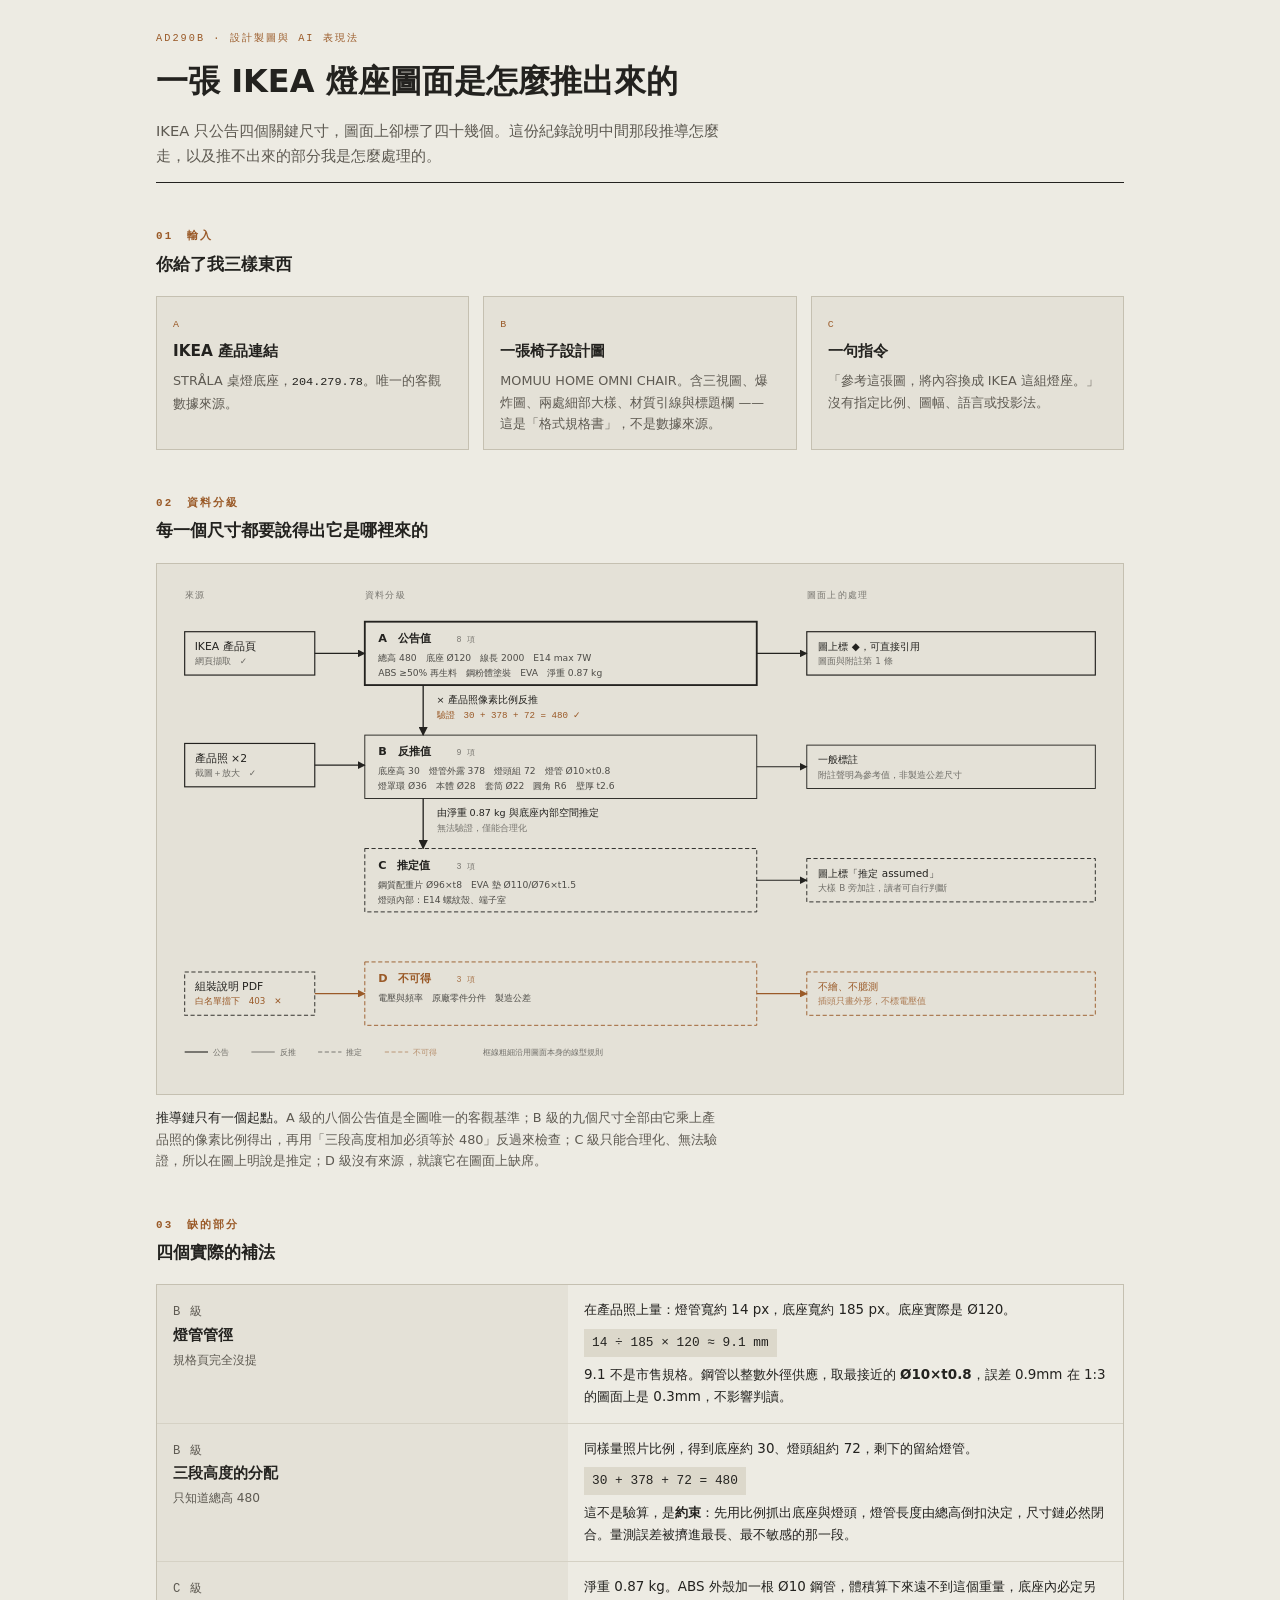
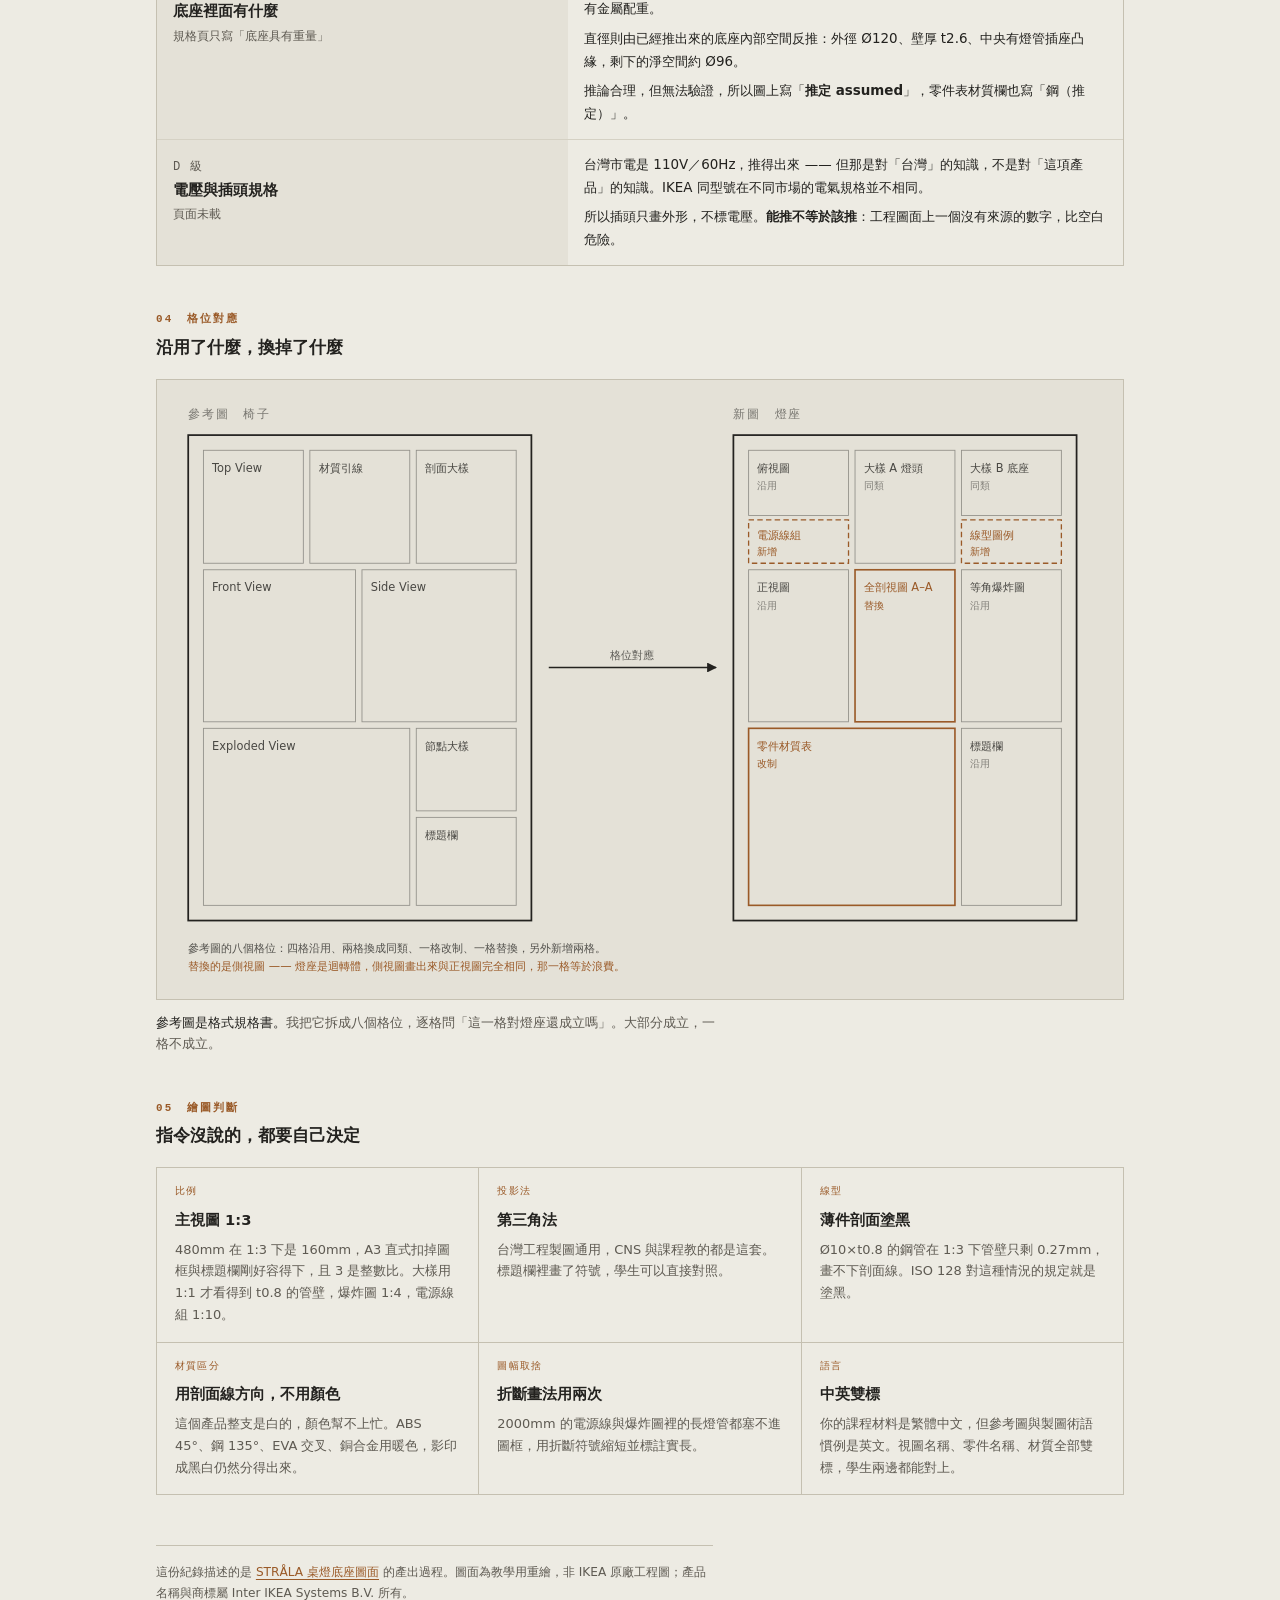
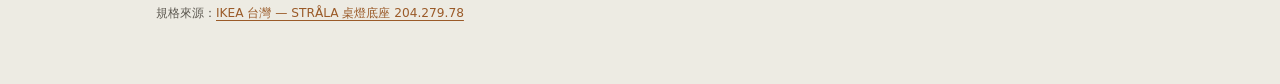
<file: w06/strala-derivation/index.html>
<!doctype html><html lang="zh-Hant"><head><meta charset=utf8><meta name=viewport content="width=device-width,initial-scale=1,viewport-fit=cover"><style>:root{color-scheme:light;box-sizing:border-box;padding-top:env(safe-area-inset-top,0px);padding-bottom:env(safe-area-inset-bottom,0px)}html{scroll-padding-top:env(safe-area-inset-top,0px)}body{margin:0;padding:0;font:14px -apple-system,BlinkMacSystemFont,sans-serif;background:#fff;color:#000}img{max-width:100%}[hidden]:not([hidden=until-found i]){display:none!important}</style><title>STRÅLA 圖面推導紀錄｜AD290B 設計製圖與 AI 表現法</title>
<meta name="robots" content="index,follow">
</head><body>

<meta name="claude:viewport-fit-sides" content="cover">

<style>
/* layout: a drafting-sheet reading order — premise, inputs, the derivation ladder, the layout swap, the calls */
:root{
  --paper:#edebe3; --panel:#e4e1d7; --rule:#c5c0b1; --rule-soft:#d5d1c4;
  --ink:#23221f; --ink-soft:#5e5a52; --flag:#9a5a28; --chip:#dcd8cb;
  --f-text:"Noto Sans TC","Hiragino Sans","Microsoft JhengHei",system-ui,sans-serif;
  --f-data:"IBM Plex Mono",ui-monospace,"SFMono-Regular",Menlo,monospace;
}
@media (prefers-color-scheme:dark){:root:not([data-theme="light"]){
  --paper:#191815; --panel:#211f1b; --rule:#403d36; --rule-soft:#302d28;
  --ink:#ebe8df; --ink-soft:#a39d90; --flag:#d9975c; --chip:#2b2823; color-scheme:dark;
}}
:root[data-theme="dark"]{
  --paper:#191815; --panel:#211f1b; --rule:#403d36; --rule-soft:#302d28;
  --ink:#ebe8df; --ink-soft:#a39d90; --flag:#d9975c; --chip:#2b2823; color-scheme:dark;
}
*{box-sizing:border-box}
body{background:var(--paper);color:var(--ink);font-family:var(--f-text);line-height:1.68;margin:0}
.wrap{max-width:1000px;margin:0 auto;
  padding-left:max(16px,env(safe-area-inset-left,0px));
  padding-right:max(16px,env(safe-area-inset-right,0px));
  padding-block:30px 60px}

header{border-bottom:1.5px solid var(--ink);padding-bottom:14px}
h1{font-size:clamp(1.4rem,1.05rem + 1.5vw,2rem);font-weight:700;margin:0;text-wrap:balance}
header p{margin:10px 0 0;color:var(--ink-soft);font-size:.92rem;max-width:62ch}
.stamp{font-family:var(--f-data);font-size:.64rem;letter-spacing:.2em;text-transform:uppercase;
  color:var(--flag);margin:0 0 8px}

h2{font-size:.68rem;letter-spacing:.2em;text-transform:uppercase;color:var(--flag);
   font-family:var(--f-data);font-weight:600;margin:0 0 4px}
h2 + .sub{margin:0 0 18px;font-size:1.06rem;font-weight:700;color:var(--ink)}
section{margin-top:44px}

/* inputs */
.inputs{display:grid;grid-template-columns:repeat(auto-fit,minmax(230px,1fr));gap:14px}
.in{border:1px solid var(--rule);background:var(--panel);padding:14px 16px;min-width:0}
.in .n{font-family:var(--f-data);font-size:.62rem;letter-spacing:.14em;color:var(--flag)}
.in b{display:block;margin:4px 0 6px;font-size:.96rem;font-weight:700}
.in p{margin:0;font-size:.8rem;color:var(--ink-soft)}
.in code{font-family:var(--f-data);font-size:.74rem;color:var(--ink);word-break:break-all}

/* figures */
figure{margin:0}
.fig-scroll{overflow-x:auto;overflow-y:hidden;border:1px solid var(--rule);
  background:var(--panel);padding:16px}
.fig-scroll svg{display:block;width:100%;height:auto;min-width:720px;color:var(--ink)}
figcaption{margin-top:12px;font-size:.8rem;color:var(--ink-soft);max-width:70ch}
figcaption b{color:var(--ink);font-weight:500}

/* worked examples */
.calc{display:grid;gap:0;border:1px solid var(--rule)}
.calc > div{display:grid;grid-template-columns:minmax(0,1fr) minmax(0,1.35fr);gap:0;
  border-top:1px solid var(--rule-soft)}
.calc > div:first-child{border-top:0}
.calc .q{padding:14px 16px;background:var(--panel);min-width:0}
.calc .a{padding:14px 16px;min-width:0}
.calc .q b{display:block;font-size:.92rem}
.calc .q span{font-size:.76rem;color:var(--ink-soft)}
.calc .a p{margin:0 0 7px;font-size:.84rem}
.calc .a p:last-child{margin-bottom:0}
.calc .a .math{font-family:var(--f-data);font-size:.8rem;background:var(--chip);
  display:inline-block;padding:3px 8px;font-variant-numeric:tabular-nums}
.tier{font-family:var(--f-data);font-size:.66rem;letter-spacing:.1em;color:var(--flag)}
@media (max-width:620px){.calc > div{grid-template-columns:1fr}
  .calc .a{border-top:1px solid var(--rule-soft)}}

/* decisions */
.calls{display:grid;grid-template-columns:repeat(auto-fit,minmax(272px,1fr));gap:1px;
  background:var(--rule);border:1px solid var(--rule)}
.calls article{background:var(--paper);padding:16px 18px;min-width:0}
.calls h3{margin:0 0 6px;font-size:.92rem;font-weight:700}
.calls p{margin:0;font-size:.81rem;color:var(--ink-soft)}
.calls .why{font-family:var(--f-data);font-size:.62rem;letter-spacing:.12em;
  text-transform:uppercase;color:var(--flag);display:block;margin-bottom:7px}

footer{margin-top:50px;padding-top:16px;border-top:1px solid var(--rule);
  font-size:.76rem;color:var(--ink-soft);max-width:72ch}
a{color:var(--flag);text-underline-offset:3px}
@media (prefers-reduced-motion:reduce){*{transition:none!important;animation:none!important}}
</style>

<div class="wrap">
<header>
  <p class="stamp">AD290B · 設計製圖與 AI 表現法</p>
  <h1>一張 IKEA 燈座圖面是怎麼推出來的</h1>
  <p>IKEA 只公告四個關鍵尺寸，圖面上卻標了四十幾個。這份紀錄說明中間那段推導怎麼走，以及推不出來的部分我是怎麼處理的。</p>
</header>

<section>
  <h2>01　輸入</h2>
  <p class="sub">你給了我三樣東西</p>
  <div class="inputs">
    <div class="in"><span class="n">A</span><b>IKEA 產品連結</b>
      <p>STRÅLA 桌燈底座，<code>204.279.78</code>。唯一的客觀數據來源。</p></div>
    <div class="in"><span class="n">B</span><b>一張椅子設計圖</b>
      <p>MOMUU HOME OMNI CHAIR。含三視圖、爆炸圖、兩處細部大樣、材質引線與標題欄 —— 這是「格式規格書」，不是數據來源。</p></div>
    <div class="in"><span class="n">C</span><b>一句指令</b>
      <p>「參考這張圖，將內容換成 IKEA 這組燈座。」沒有指定比例、圖幅、語言或投影法。</p></div>
  </div>
</section>

<section>
  <h2>02　資料分級</h2>
  <p class="sub">每一個尺寸都要說得出它是哪裡來的</p>
  <figure>
    <div class="fig-scroll">
      <svg viewBox="0 0 1120 598" role="img" aria-label="資料推導鏈：IKEA 產品頁提供 A 級公告值，乘以產品照像素比例得到 B 級反推值並以尺寸鏈閉合驗證，再由淨重與底座內部空間推定 C 級推定值；組裝說明 PDF 被網路白名單擋下，形成 D 級不可得資料，圖面上不繪不臆測。">
        <defs>
          <marker id="ah" viewBox="0 0 10 10" refX="9" refY="5" markerWidth="7" markerHeight="7" orient="auto-start-reverse">
            <path d="M0,0 L10,5 L0,10 z" fill="currentColor"/>
          </marker>
          <marker id="ahf" viewBox="0 0 10 10" refX="9" refY="5" markerWidth="7" markerHeight="7" orient="auto-start-reverse">
            <path d="M0,0 L10,5 L0,10 z" fill="var(--flag)"/>
          </marker>
        </defs>

        <g font-family="IBM Plex Mono, monospace" font-size="11" letter-spacing="1.6" fill="currentColor" opacity=".55">
          <text x="14" y="22">來源</text><text x="230" y="22">資料分級</text><text x="760" y="22">圖面上的處理</text>
        </g>

        <!-- sources -->
        <g fill="none" stroke="currentColor">
          <rect x="14" y="62" width="156" height="52" stroke-width="1.4"/>
          <rect x="14" y="196" width="156" height="52" stroke-width="1.4"/>
          <rect x="14" y="470" width="156" height="52" stroke-width="1.2" stroke-dasharray="5 3" stroke-opacity=".9"/>
        </g>
        <g font-size="13" fill="currentColor">
          <text x="26" y="84">IKEA 產品頁</text>
          <text x="26" y="218">產品照 ×2</text>
          <text x="26" y="492">組裝說明 PDF</text>
        </g>
        <g font-size="10.5" fill="currentColor" opacity=".62">
          <text x="26" y="101">網頁擷取　✓</text>
          <text x="26" y="235">截圖＋放大　✓</text>
        </g>
        <text x="26" y="509" font-size="10.5" fill="var(--flag)">白名單擋下　403　✕</text>

        <!-- tier boxes -->
        <g fill="none" stroke="currentColor">
          <rect x="230" y="50" width="470" height="76" stroke-width="2.2"/>
          <rect x="230" y="186" width="470" height="76" stroke-width="1.1"/>
          <rect x="230" y="322" width="470" height="76" stroke-width="1.1" stroke-dasharray="5 3"/>
        </g>
        <rect x="230" y="458" width="470" height="76" fill="none" stroke="var(--flag)" stroke-width="1.1" stroke-dasharray="5 3"/>

        <g font-size="13.5" font-weight="700" fill="currentColor">
          <text x="246" y="74">A　公告值</text>
          <text x="246" y="210">B　反推值</text>
          <text x="246" y="346">C　推定值</text>
        </g>
        <text x="246" y="482" font-size="13.5" font-weight="700" fill="var(--flag)">D　不可得</text>
        <g font-family="IBM Plex Mono, monospace" font-size="10" fill="currentColor" opacity=".55">
          <text x="340" y="74">8 項</text><text x="340" y="210">9 項</text><text x="340" y="346">3 項</text>
        </g>
        <text x="340" y="482" font-family="IBM Plex Mono, monospace" font-size="10" fill="var(--flag)" opacity=".8">3 項</text>

        <g font-size="11" fill="currentColor" opacity=".78">
          <text x="246" y="97">總高 480　底座 Ø120　線長 2000　E14 max 7W</text>
          <text x="246" y="115">ABS ≥50% 再生料　鋼粉體塗裝　EVA　淨重 0.87 kg</text>
          <text x="246" y="233">底座高 30　燈管外露 378　燈頭組 72　燈管 Ø10×t0.8</text>
          <text x="246" y="251">燈罩環 Ø36　本體 Ø28　套筒 Ø22　圓角 R6　壁厚 t2.6</text>
          <text x="246" y="369">鋼質配重片 Ø96×t8　EVA 墊 Ø110/Ø76×t1.5</text>
          <text x="246" y="387">燈頭內部：E14 螺紋殼、端子室</text>
          <text x="246" y="505">電壓與頻率　原廠零件分件　製造公差</text>
        </g>

        <!-- source -> tier -->
        <g stroke="currentColor" stroke-width="1.3" fill="none" marker-end="url(#ah)">
          <path d="M170,88 L230,88"/>
          <path d="M170,222 L230,222"/>
        </g>
        <path d="M170,496 L230,496" stroke="var(--flag)" stroke-width="1.3" fill="none" marker-end="url(#ahf)"/>

        <!-- derivation spine -->
        <g stroke="currentColor" stroke-width="1.6" fill="none" marker-end="url(#ah)">
          <path d="M300,126 L300,186"/>
          <path d="M300,262 L300,322"/>
        </g>
        <g font-size="11.5" fill="currentColor">
          <text x="316" y="147">× 產品照像素比例反推</text>
          <text x="316" y="283">由淨重 0.87 kg 與底座內部空間推定</text>
        </g>
        <text x="316" y="165" font-family="IBM Plex Mono, monospace" font-size="11" fill="var(--flag)">驗證　30 + 378 + 72 = 480 ✓</text>
        <text x="316" y="301" font-size="10.5" fill="currentColor" opacity=".55">無法驗證，僅能合理化</text>

        <!-- tier -> treatment -->
        <g stroke="currentColor" stroke-width="1.3" fill="none" marker-end="url(#ah)">
          <path d="M700,88 L760,88"/>
          <path d="M700,224 L760,224"/>
          <path d="M700,360 L760,360"/>
        </g>
        <path d="M700,496 L760,496" stroke="var(--flag)" stroke-width="1.3" fill="none" marker-end="url(#ahf)"/>

        <g fill="none" stroke="currentColor">
          <rect x="760" y="62" width="346" height="52" stroke-width="1.4"/>
          <rect x="760" y="198" width="346" height="52" stroke-width="1.1"/>
          <rect x="760" y="334" width="346" height="52" stroke-width="1.1" stroke-dasharray="5 3"/>
        </g>
        <rect x="760" y="470" width="346" height="52" fill="none" stroke="var(--flag)" stroke-width="1.1" stroke-dasharray="5 3"/>
        <g font-size="12.5" fill="currentColor">
          <text x="774" y="84">圖上標 ◆，可直接引用</text>
          <text x="774" y="220">一般標註</text>
          <text x="774" y="356">圖上標「推定 assumed」</text>
        </g>
        <text x="774" y="492" font-size="12.5" fill="var(--flag)">不繪、不臆測</text>
        <g font-size="10.5" fill="currentColor" opacity=".6">
          <text x="774" y="101">圖面與附註第 1 條</text>
          <text x="774" y="237">附註聲明為參考值，非製造公差尺寸</text>
          <text x="774" y="373">大樣 B 旁加註，讀者可自行判斷</text>
        </g>
        <text x="774" y="509" font-size="10.5" fill="var(--flag)" opacity=".75">插頭只畫外形，不標電壓值</text>

        <!-- line-type key -->
        <g transform="translate(14,570)" font-size="10" fill="currentColor" opacity=".6">
          <line x1="0" y1="-4" x2="28" y2="-4" stroke="currentColor" stroke-width="2.2"/>
          <text x="34" y="0">公告</text>
          <line x1="80" y1="-4" x2="108" y2="-4" stroke="currentColor" stroke-width="1.1"/>
          <text x="114" y="0">反推</text>
          <line x1="160" y1="-4" x2="188" y2="-4" stroke="currentColor" stroke-width="1.1" stroke-dasharray="5 3"/>
          <text x="194" y="0">推定</text>
          <line x1="240" y1="-4" x2="268" y2="-4" stroke="var(--flag)" stroke-width="1.1" stroke-dasharray="5 3"/>
          <text x="274" y="0" fill="var(--flag)">不可得</text>
          <text x="348" y="0">　框線粗細沿用圖面本身的線型規則</text>
        </g>
      </svg>
    </div>
    <figcaption><b>推導鏈只有一個起點。</b>A 級的八個公告值是全圖唯一的客觀基準；B 級的九個尺寸全部由它乘上產品照的像素比例得出，再用「三段高度相加必須等於 480」反過來檢查；C 級只能合理化、無法驗證，所以在圖上明說是推定；D 級沒有來源，就讓它在圖面上缺席。</figcaption>
  </figure>
</section>

<section>
  <h2>03　缺的部分</h2>
  <p class="sub">四個實際的補法</p>
  <div class="calc">
    <div>
      <div class="q"><span class="tier">B 級</span><b>燈管管徑</b><span>規格頁完全沒提</span></div>
      <div class="a">
        <p>在產品照上量：燈管寬約 14 px，底座寬約 185 px。底座實際是 Ø120。</p>
        <p><span class="math">14 ÷ 185 × 120 ≈ 9.1 mm</span></p>
        <p>9.1 不是市售規格。鋼管以整數外徑供應，取最接近的 <b>Ø10×t0.8</b>，誤差 0.9mm 在 1:3 的圖面上是 0.3mm，不影響判讀。</p>
      </div>
    </div>
    <div>
      <div class="q"><span class="tier">B 級</span><b>三段高度的分配</b><span>只知道總高 480</span></div>
      <div class="a">
        <p>同樣量照片比例，得到底座約 30、燈頭組約 72，剩下的留給燈管。</p>
        <p><span class="math">30 + 378 + 72 = 480</span></p>
        <p>這不是驗算，是<b>約束</b>：先用比例抓出底座與燈頭，燈管長度由總高倒扣決定，尺寸鏈必然閉合。量測誤差被擠進最長、最不敏感的那一段。</p>
      </div>
    </div>
    <div>
      <div class="q"><span class="tier">C 級</span><b>底座裡面有什麼</b><span>規格頁只寫「底座具有重量」</span></div>
      <div class="a">
        <p>淨重 0.87 kg。ABS 外殼加一根 Ø10 鋼管，體積算下來遠不到這個重量，底座內必定另有金屬配重。</p>
        <p>直徑則由已經推出來的底座內部空間反推：外徑 Ø120、壁厚 t2.6、中央有燈管插座凸緣，剩下的淨空間約 Ø96。</p>
        <p>推論合理，但無法驗證，所以圖上寫「<b>推定 assumed</b>」，零件表材質欄也寫「鋼（推定）」。</p>
      </div>
    </div>
    <div>
      <div class="q"><span class="tier">D 級</span><b>電壓與插頭規格</b><span>頁面未載</span></div>
      <div class="a">
        <p>台灣市電是 110V／60Hz，推得出來 —— 但那是對「台灣」的知識，不是對「這項產品」的知識。IKEA 同型號在不同市場的電氣規格並不相同。</p>
        <p>所以插頭只畫外形，不標電壓。<b>能推不等於該推</b>：工程圖面上一個沒有來源的數字，比空白危險。</p>
      </div>
    </div>
  </div>
</section>

<section>
  <h2>04　格位對應</h2>
  <p class="sub">沿用了什麼，換掉了什麼</p>
  <figure>
    <div class="fig-scroll">
      <svg viewBox="0 0 860 540" role="img" aria-label="參考椅子圖面與新燈座圖面的格位對照：俯視圖、正視圖、爆炸圖、兩處大樣與標題欄沿用；側視圖替換為全剖視圖 A–A；材質引線改制為零件材質表加件號球標；新增線型材質圖例與電源線組視圖。">
        <defs>
          <marker id="ah2" viewBox="0 0 10 10" refX="9" refY="5" markerWidth="7" markerHeight="7" orient="auto-start-reverse">
            <path d="M0,0 L10,5 L0,10 z" fill="currentColor"/>
          </marker>
        </defs>
        <g font-family="IBM Plex Mono, monospace" font-size="11" letter-spacing="1.6" fill="currentColor" opacity=".55">
          <text x="14" y="20">參考圖　椅子</text><text x="516" y="20">新圖　燈座</text>
        </g>

        <!-- reference sheet -->
        <rect x="14" y="36" width="316" height="447" fill="none" stroke="currentColor" stroke-width="1.6"/>
        <g fill="none" stroke="currentColor" stroke-width=".8" stroke-opacity=".42">
          <rect x="28" y="50" width="92" height="104"/><rect x="126" y="50" width="92" height="104"/>
          <rect x="224" y="50" width="92" height="104"/>
          <rect x="28" y="160" width="140" height="140"/><rect x="174" y="160" width="142" height="140"/>
          <rect x="28" y="306" width="190" height="163"/>
          <rect x="224" y="306" width="92" height="76"/><rect x="224" y="388" width="92" height="81"/>
        </g>
        <g font-size="10.5" fill="currentColor" opacity=".8">
          <text x="36" y="70">Top View</text><text x="134" y="70">材質引線</text><text x="232" y="70">剖面大樣</text>
          <text x="36" y="180">Front View</text><text x="182" y="180">Side View</text>
          <text x="36" y="326">Exploded View</text>
          <text x="232" y="326">節點大樣</text><text x="232" y="408">標題欄</text>
        </g>

        <!-- new sheet -->
        <rect x="516" y="36" width="316" height="447" fill="none" stroke="currentColor" stroke-width="1.6"/>
        <g fill="none" stroke="currentColor" stroke-width=".8" stroke-opacity=".42">
          <rect x="530" y="50" width="92" height="60"/><rect x="628" y="50" width="92" height="104"/>
          <rect x="726" y="50" width="92" height="60"/>
          <rect x="530" y="160" width="92" height="140"/><rect x="726" y="160" width="92" height="140"/>
          <rect x="726" y="306" width="92" height="163"/>
        </g>
        <g fill="none" stroke="var(--flag)">
          <rect x="628" y="160" width="92" height="140" stroke-width="1.5"/>
          <rect x="530" y="306" width="190" height="163" stroke-width="1.5"/>
          <rect x="530" y="114" width="92" height="40" stroke-width="1.2" stroke-dasharray="5 3"/>
          <rect x="726" y="114" width="92" height="40" stroke-width="1.2" stroke-dasharray="5 3"/>
        </g>
        <g font-size="10.5" fill="currentColor" opacity=".8">
          <text x="538" y="70">俯視圖</text><text x="636" y="70">大樣 A 燈頭</text><text x="734" y="70">大樣 B 底座</text>
          <text x="538" y="180">正視圖</text><text x="734" y="180">等角爆炸圖</text><text x="734" y="326">標題欄</text>
        </g>
        <g font-size="10.5" fill="var(--flag)">
          <text x="636" y="180">全剖視圖 A–A</text>
          <text x="538" y="326">零件材質表</text>
          <text x="538" y="132">電源線組</text><text x="734" y="132">線型圖例</text>
        </g>
        <g font-family="IBM Plex Mono, monospace" font-size="9" fill="currentColor" opacity=".5">
          <text x="538" y="86">沿用</text><text x="636" y="86">同類</text><text x="734" y="86">同類</text>
          <text x="538" y="196">沿用</text><text x="734" y="196">沿用</text><text x="734" y="342">沿用</text>
        </g>
        <g font-family="IBM Plex Mono, monospace" font-size="9" fill="var(--flag)">
          <text x="636" y="196">替換</text><text x="538" y="342">改制</text>
          <text x="538" y="146">新增</text><text x="734" y="146">新增</text>
        </g>

        <path d="M346,250 L500,250" stroke="currentColor" stroke-width="1.3" fill="none" marker-end="url(#ah2)"/>
        <text x="423" y="242" font-size="10.5" fill="currentColor" text-anchor="middle" opacity=".7">格位對應</text>

        <g transform="translate(14,512)" font-size="10.5" fill="currentColor">
          <text x="0" y="0" opacity=".75">參考圖的八個格位：四格沿用、兩格換成同類、一格改制、一格替換，另外新增兩格。</text>
          <text x="0" y="17" fill="var(--flag)">替換的是側視圖 —— 燈座是迴轉體，側視圖畫出來與正視圖完全相同，那一格等於浪費。</text>
        </g>
      </svg>
    </div>
    <figcaption><b>參考圖是格式規格書。</b>我把它拆成八個格位，逐格問「這一格對燈座還成立嗎」。大部分成立，一格不成立。</figcaption>
  </figure>
</section>

<section>
  <h2>05　繪圖判斷</h2>
  <p class="sub">指令沒說的，都要自己決定</p>
  <div class="calls">
    <article><span class="why">比例</span><h3>主視圖 1:3</h3>
      <p>480mm 在 1:3 下是 160mm，A3 直式扣掉圖框與標題欄剛好容得下，且 3 是整數比。大樣用 1:1 才看得到 t0.8 的管壁，爆炸圖 1:4，電源線組 1:10。</p></article>
    <article><span class="why">投影法</span><h3>第三角法</h3>
      <p>台灣工程製圖通用，CNS 與課程教的都是這套。標題欄裡畫了符號，學生可以直接對照。</p></article>
    <article><span class="why">線型</span><h3>薄件剖面塗黑</h3>
      <p>Ø10×t0.8 的鋼管在 1:3 下管壁只剩 0.27mm，畫不下剖面線。ISO 128 對這種情況的規定就是塗黑。</p></article>
    <article><span class="why">材質區分</span><h3>用剖面線方向，不用顏色</h3>
      <p>這個產品整支是白的，顏色幫不上忙。ABS 45°、鋼 135°、EVA 交叉、銅合金用暖色，影印成黑白仍然分得出來。</p></article>
    <article><span class="why">圖幅取捨</span><h3>折斷畫法用兩次</h3>
      <p>2000mm 的電源線與爆炸圖裡的長燈管都塞不進圖框，用折斷符號縮短並標註實長。</p></article>
    <article><span class="why">語言</span><h3>中英雙標</h3>
      <p>你的課程材料是繁體中文，但參考圖與製圖術語慣例是英文。視圖名稱、零件名稱、材質全部雙標，學生兩邊都能對上。</p></article>
  </div>
</section>

<footer>
  這份紀錄描述的是 <a href="../strala-base-drawing/">STRÅLA 桌燈底座圖面</a> 的產出過程。圖面為教學用重繪，非 IKEA 原廠工程圖；產品名稱與商標屬 Inter IKEA Systems B.V. 所有。<br>
  規格來源：<a href="https://www.ikea.com.tw/zh/products/seasonal-lighting-outdoor-lighting-and-lighting-chains/seasonal-lighting/strala-art-20427978" target="_blank" rel="noopener">IKEA 台灣 — STRÅLA 桌燈底座 204.279.78</a>
</footer>
</div>

</body></html>
</file>
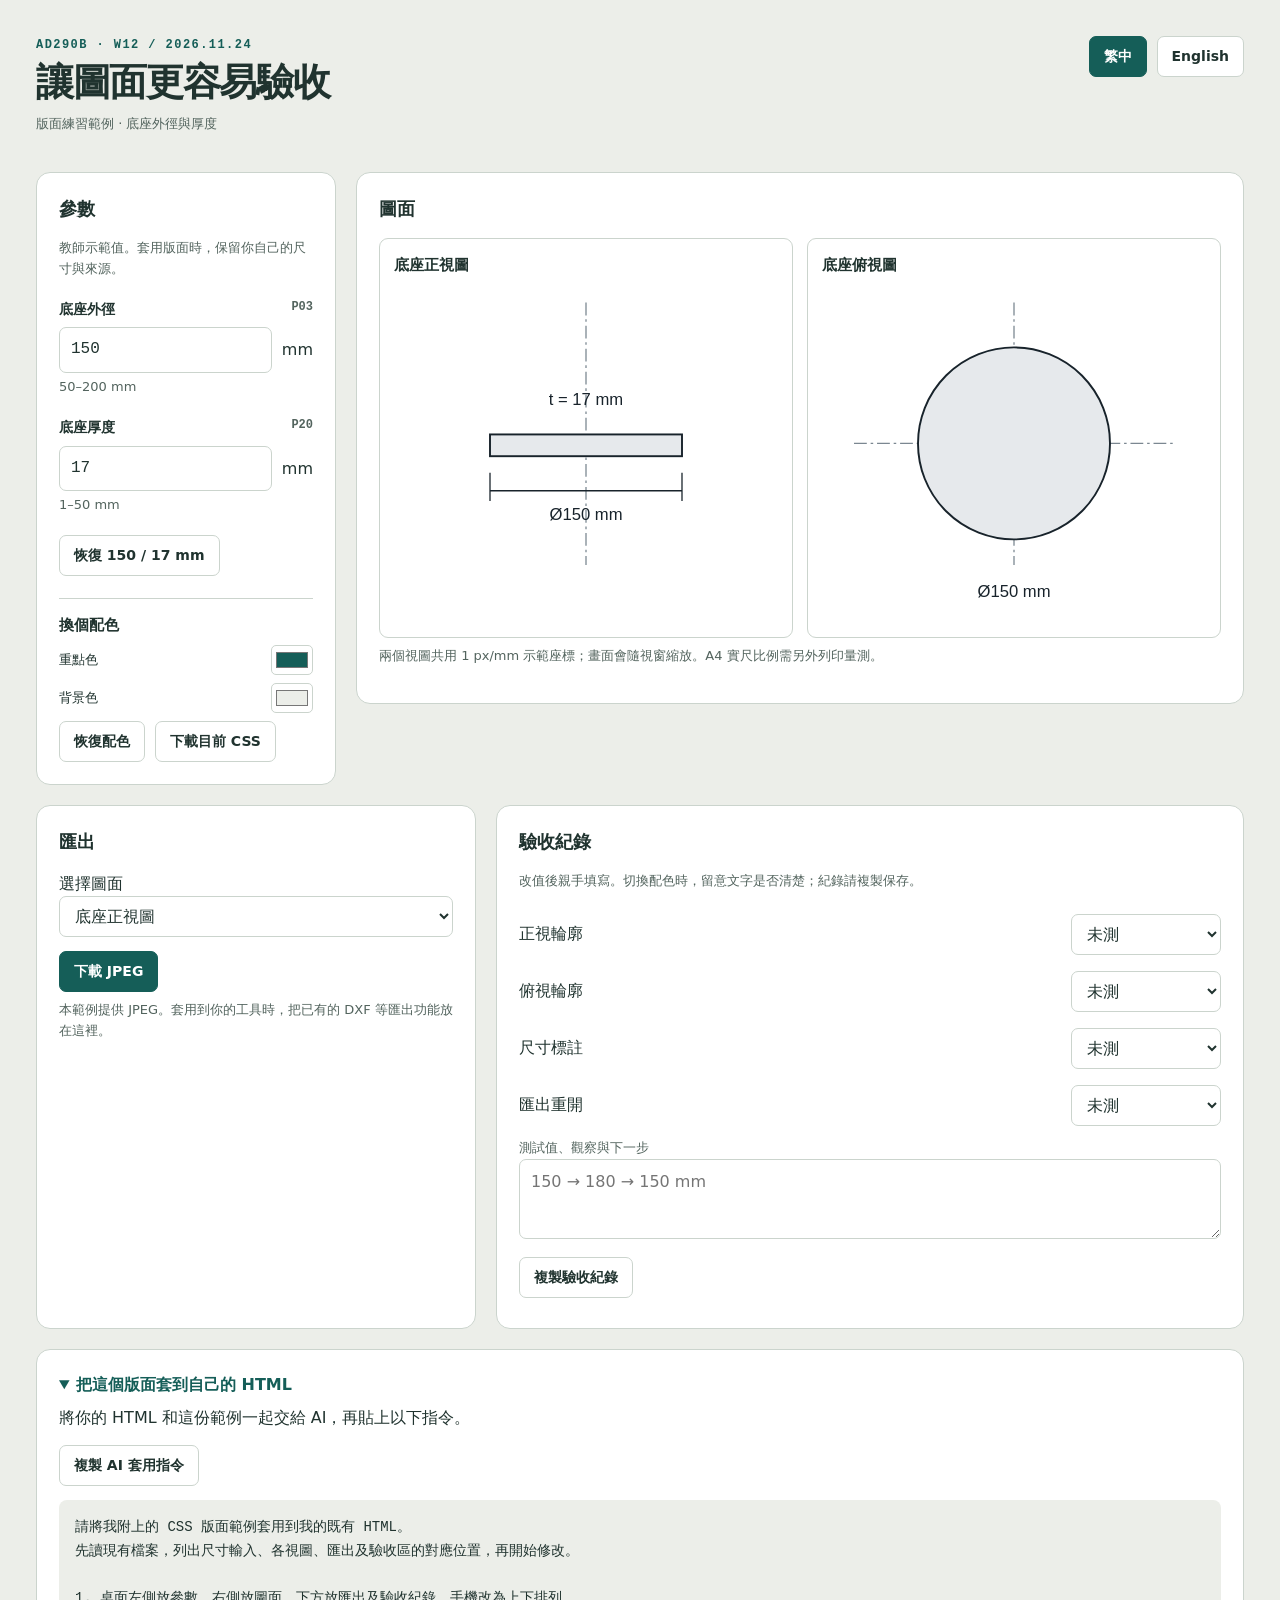
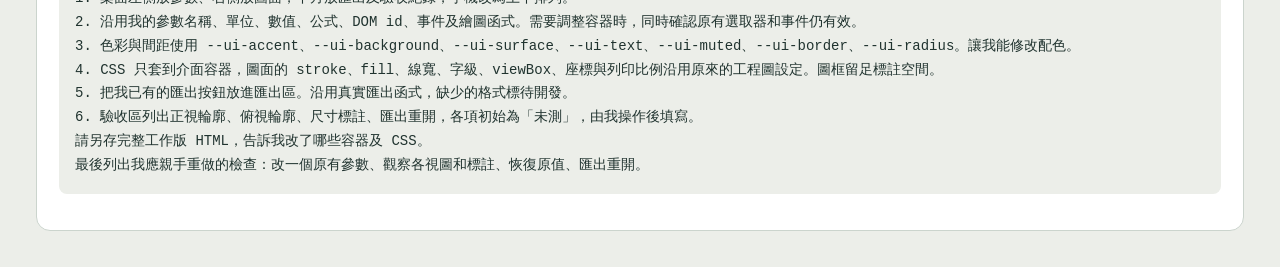
<file: w12/css-layout/index.html>
<!doctype html><html lang="zh-Hant"><head><meta charset="utf-8"><meta name="viewport" content="width=device-width,initial-scale=1"><title>AD290B W12 · 工具版面範例</title><style>/* Apply these classes to interface containers. Drawing geometry stays in the existing renderer. */
:root {
  --ui-accent: #155e58;
  --ui-background: #eceee9;
  --ui-surface: #ffffff;
  --ui-text: #20332f;
  --ui-muted: #53645e;
  --ui-border: #cbd4cd;
  --ui-radius: 14px;
}
* { box-sizing: border-box; }
body { margin: 0; background: var(--ui-background); color: var(--ui-text); font: 16px/1.6 system-ui, "PingFang TC", sans-serif; }
[hidden] { display: none !important; }
.studio { max-width: 1440px; margin: auto; padding: clamp(16px, 3vw, 36px); }
.studio-header { display: flex; align-items: flex-start; justify-content: space-between; gap: 20px; flex-wrap: wrap; margin-bottom: 24px; }
.course-tag { margin: 0 0 6px; color: var(--ui-accent); font: 700 12px/1.5 ui-monospace, monospace; letter-spacing: .12em; }
h1 { margin: 0; font-size: clamp(25px, 4vw, 38px); line-height: 1.2; letter-spacing: -.035em; }
h2 { margin: 0 0 14px; font-size: 18px; }
h3 { margin: 0; font-size: 15px; }
p { margin: 8px 0 14px; }
.toolbar, .actions { display: flex; align-items: center; gap: 10px; flex-wrap: wrap; }
.studio-workspace { display: grid; grid-template-columns: 300px minmax(0, 1fr); gap: 20px; align-items: start; }
.studio-parameters, .studio-drawings, .studio-export, .studio-verification, .studio-guide { background: var(--ui-surface); border: 1px solid var(--ui-border); border-radius: var(--ui-radius); padding: 22px; min-width: 0; }
.parameter-field { margin: 18px 0; }
.parameter-field label { display: flex; justify-content: space-between; gap: 12px; font-weight: 650; font-size: 14px; }
.parameter-field code { color: var(--ui-muted); font-size: 12px; }
.parameter-input { display: flex; align-items: center; gap: 10px; margin-top: 7px; }
input[type=number], input[type=text], select, textarea { width: 100%; min-width: 0; border: 1px solid var(--ui-border); border-radius: 7px; background: var(--ui-surface); color: var(--ui-text); padding: 9px 11px; font: inherit; }
input[type=number] { font-family: ui-monospace, monospace; }
textarea { min-height: 80px; resize: vertical; }
small, .muted { color: var(--ui-muted); font-size: 13px; }
button { cursor: pointer; padding: 9px 14px; border: 1px solid var(--ui-border); border-radius: 7px; background: var(--ui-surface); color: var(--ui-text); font: 650 14px/1.5 system-ui, sans-serif; }
button.primary, button[aria-pressed=true] { color: #fff; background: var(--ui-accent); border-color: var(--ui-accent); }
button:hover { filter: brightness(.96); }
:focus-visible { outline: 3px solid var(--ui-accent); outline-offset: 3px; }
.drawing-grid { display: grid; grid-template-columns: repeat(2,minmax(0,1fr)); gap: 14px; }
.drawing-card { min-width: 0; border: 1px solid var(--ui-border); border-radius: 9px; padding: 14px; }
.drawing-scroll { overflow: auto; }
/* Interface palette never supplies SVG stroke/fill or changes viewBox and geometry. */
.drawing-scroll svg { display: block; width: 100%; height: auto; background: #fff; }
.studio-bottom { margin-top: 20px; display: grid; grid-template-columns: minmax(0,1fr) minmax(0,1.7fr); gap: 20px; }
.check-row { display: grid; grid-template-columns: minmax(0,1fr) 150px; align-items: center; gap: 10px; padding: 8px 0; }
.studio-guide { margin-top: 20px; }
pre { white-space: pre-wrap; overflow-wrap: anywhere; background: var(--ui-background); padding: 16px; border-radius: 8px; font: 14px/1.7 ui-monospace, monospace; }
summary { cursor: pointer; font-weight: 700; color: var(--ui-accent); }
.theme-controls { padding-top: 14px; border-top: 1px solid var(--ui-border); margin-top: 22px; }
.theme-controls label { display: flex; align-items: center; justify-content: space-between; margin: 8px 0; font-size: 13px; }
input[type=color] { width: 42px; height: 30px; padding: 2px; border: 1px solid var(--ui-border); border-radius: 5px; background: white; }
[role=status] { display: block; margin-top: 8px; color: var(--ui-accent); font-size: 13px; }
@media (max-width: 900px) { .studio-workspace { grid-template-columns: 250px minmax(0,1fr); } .drawing-grid { grid-template-columns: 1fr; } }
@media (max-width: 650px) { .studio-workspace, .studio-bottom { grid-template-columns: 1fr; } .check-row { grid-template-columns: 1fr 135px; } .studio-parameters, .studio-drawings, .studio-export, .studio-verification, .studio-guide { padding: 17px; } }
</style></head>
<body><div class="studio">
<header class="studio-header"><div><p class="course-tag">AD290B · W12 / 2026.11.24</p><h1 data-zh="讓圖面更容易驗收" data-en="A workspace for checking drawings">讓圖面更容易驗收</h1><p class="muted" data-zh="版面練習範例 · 底座外徑與厚度" data-en="Layout practice · Base diameter and thickness">版面練習範例 · 底座外徑與厚度</p></div><div class="toolbar"><button data-language="zh-Hant" aria-pressed="true">繁中</button><button data-language="en" aria-pressed="false">English</button></div></header>
<div class="studio-workspace">
<aside class="studio-parameters"><h2 data-zh="參數" data-en="Parameters">參數</h2><p class="muted" data-zh="教師示範值。套用版面時，保留你自己的尺寸與來源。" data-en="Instructor demo values. Keep your own dimensions and sources when applying the layout.">教師示範值。套用版面時，保留你自己的尺寸與來源。</p>
<div class="parameter-field"><label for="baseDiameter"><span data-zh="底座外徑" data-en="Base diameter">底座外徑</span><code>P03</code></label><div class="parameter-input"><input id="baseDiameter" required type="number" value="150" min="50" max="200" step="1"><span>mm</span></div><small>50–200 mm</small></div>
<div class="parameter-field"><label for="baseThickness"><span data-zh="底座厚度" data-en="Base thickness">底座厚度</span><code>P20</code></label><div class="parameter-input"><input id="baseThickness" required type="number" value="17" min="1" max="50" step="1"><span>mm</span></div><small>1–50 mm</small></div>
<button id="reset" data-zh="恢復 150 / 17 mm" data-en="Restore 150 / 17 mm">恢復 150 / 17 mm</button><p id="parameterStatus" role="status"></p>
<div class="theme-controls"><h3 data-zh="換個配色" data-en="Choose your palette">換個配色</h3><label><span data-zh="重點色" data-en="Accent">重點色</span><input id="accentColor" type="color" value="#155e58"></label><label><span data-zh="背景色" data-en="Background">背景色</span><input id="backgroundColor" type="color" value="#eceee9"></label><div class="actions"><button id="resetTheme" data-zh="恢復配色" data-en="Reset palette">恢復配色</button><button id="downloadCss" data-zh="下載目前 CSS" data-en="Download CSS">下載目前 CSS</button></div></div>
</aside>
<section class="studio-drawings"><h2 data-zh="圖面" data-en="Drawings">圖面</h2><div class="drawing-grid">
<div class="drawing-card"><h3 data-zh="底座正視圖" data-en="Base front view">底座正視圖</h3><div class="drawing-scroll"><svg id="frontView" xmlns="http://www.w3.org/2000/svg" viewBox="0 0 300 270" role="img" aria-label="Base front view"></svg></div></div>
<div class="drawing-card"><h3 data-zh="底座俯視圖" data-en="Base top view">底座俯視圖</h3><div class="drawing-scroll"><svg id="topView" xmlns="http://www.w3.org/2000/svg" viewBox="0 0 300 270" role="img" aria-label="Base top view"></svg></div></div>
</div><p class="muted" data-zh="兩個視圖共用 1 px/mm 示範座標；畫面會隨視窗縮放。A4 實尺比例需另外列印量測。" data-en="Both views use a demo coordinate scale of 1 px/mm. Screen display resizes with the viewport. Verify physical A4 print scale separately.">兩個視圖共用 1 px/mm 示範座標；畫面會隨視窗縮放。A4 實尺比例需另外列印量測。</p></section>
</div>
<div class="studio-bottom">
<section class="studio-export"><h2 data-zh="匯出" data-en="Export">匯出</h2><label for="exportView" data-zh="選擇圖面" data-en="Select a view">選擇圖面</label><select id="exportView"><option value="frontView" data-zh="底座正視圖" data-en="Base front view">底座正視圖</option><option value="topView" data-zh="底座俯視圖" data-en="Base top view">底座俯視圖</option></select><div class="actions" style="margin-top:14px"><button id="exportJpeg" class="primary" data-zh="下載 JPEG" data-en="Download JPEG">下載 JPEG</button></div><p class="muted" data-zh="本範例提供 JPEG。套用到你的工具時，把已有的 DXF 等匯出功能放在這裡。" data-en="This example exports JPEG. When applying the layout, place your existing DXF and other export controls here.">本範例提供 JPEG。套用到你的工具時，把已有的 DXF 等匯出功能放在這裡。</p><span id="exportStatus" role="status"></span></section>
<section class="studio-verification"><h2 data-zh="驗收紀錄" data-en="Verification record">驗收紀錄</h2><p class="muted" data-zh="改值後親手填寫。切換配色時，留意文字是否清楚；紀錄請複製保存。" data-en="Fill this in after testing. Check legibility when changing colors. Copy your record to keep it.">改值後親手填寫。切換配色時，留意文字是否清楚；紀錄請複製保存。</p><div class="check-row"><label for="check-front" data-zh="正視輪廓" data-en="Front-view geometry">正視輪廓</label><select id="check-front"><option value="untested" data-zh="未測" data-en="Not tested">未測</option><option value="pass" data-zh="通過" data-en="Passed">通過</option><option value="fix" data-zh="待修正" data-en="Needs revision">待修正</option></select></div><div class="check-row"><label for="check-top" data-zh="俯視輪廓" data-en="Top-view geometry">俯視輪廓</label><select id="check-top"><option value="untested" data-zh="未測" data-en="Not tested">未測</option><option value="pass" data-zh="通過" data-en="Passed">通過</option><option value="fix" data-zh="待修正" data-en="Needs revision">待修正</option></select></div><div class="check-row"><label for="check-labels" data-zh="尺寸標註" data-en="Dimension labels">尺寸標註</label><select id="check-labels"><option value="untested" data-zh="未測" data-en="Not tested">未測</option><option value="pass" data-zh="通過" data-en="Passed">通過</option><option value="fix" data-zh="待修正" data-en="Needs revision">待修正</option></select></div><div class="check-row"><label for="check-export" data-zh="匯出重開" data-en="Reopened export">匯出重開</label><select id="check-export"><option value="untested" data-zh="未測" data-en="Not tested">未測</option><option value="pass" data-zh="通過" data-en="Passed">通過</option><option value="fix" data-zh="待修正" data-en="Needs revision">待修正</option></select></div>
<label for="notes" class="muted" data-zh="測試值、觀察與下一步" data-en="Test values, observations, next step">測試值、觀察與下一步</label><textarea id="notes" placeholder="150 → 180 → 150 mm"></textarea><button id="copyRecord" style="margin-top:10px" data-zh="複製驗收紀錄" data-en="Copy record">複製驗收紀錄</button><span id="recordStatus" role="status"></span></section>
</div>
<section class="studio-guide"><details open><summary data-zh="把這個版面套到自己的 HTML" data-en="Apply this layout to your own HTML">把這個版面套到自己的 HTML</summary><p data-zh="將你的 HTML 和這份範例一起交給 AI，再貼上以下指令。" data-en="Attach your HTML and this example to the AI chat, then paste this prompt.">將你的 HTML 和這份範例一起交給 AI，再貼上以下指令。</p><button id="copyPrompt" data-zh="複製 AI 套用指令" data-en="Copy AI prompt">複製 AI 套用指令</button><span id="promptStatus" role="status"></span><pre id="promptText"></pre></details></section>
</div>
<script>
const prompts = {"zh-Hant": "請將我附上的 CSS 版面範例套用到我的既有 HTML。\n先讀現有檔案，列出尺寸輸入、各視圖、匯出及驗收區的對應位置，再開始修改。\n\n1. 桌面左側放參數、右側放圖面，下方放匯出及驗收紀錄，手機改為上下排列。\n2. 沿用我的參數名稱、單位、數值、公式、DOM id、事件及繪圖函式。需要調整容器時，同時確認原有選取器和事件仍有效。\n3. 色彩與間距使用 --ui-accent、--ui-background、--ui-surface、--ui-text、--ui-muted、--ui-border、--ui-radius。讓我能修改配色。\n4. CSS 只套到介面容器，圖面的 stroke、fill、線寬、字級、viewBox、座標與列印比例沿用原來的工程圖設定。圖框留足標註空間。\n5. 把我已有的匯出按鈕放進匯出區。沿用真實匯出函式，缺少的格式標待開發。\n6. 驗收區列出正視輪廓、俯視輪廓、尺寸標註、匯出重開，各項初始為「未測」，由我操作後填寫。\n請另存完整工作版 HTML，告訴我改了哪些容器及 CSS。\n最後列出我應親手重做的檢查：改一個原有參數、觀察各視圖和標註、恢復原值、匯出重開。\n", "en": "Apply the attached CSS layout example to my existing HTML.\nFirst locate the parameter inputs, views, export controls, and verification area, then make the changes.\n\n1. Place parameters on the left and drawings on the right on desktop. Put export and verification below. Stack panels on mobile.\n2. Reuse my parameter names, units, values, formulas, DOM IDs, event handlers, and drawing functions. Check selectors and events when moving containers.\n3. Use --ui-accent, --ui-background, --ui-surface, --ui-text, --ui-muted, --ui-border, and --ui-radius so I can change the interface palette.\n4. Scope CSS to the interface containers. Preserve engineering drawing strokes, fills, line widths, text sizes, viewBox, coordinates, and print scale. Leave room for annotations.\n5. Move existing export buttons into the export area and retain their actual export functions. Mark missing formats as pending development.\n6. Provide verification fields for front-view geometry, top-view geometry, dimension labels, and reopened exports. Start each at “Not tested” for me to fill after testing.\nSave a complete working copy and explain the container and CSS changes.\nList the hands-on checks I should repeat: change an existing parameter, inspect views and labels, restore the original value, and reopen an export.\n"};
const labels = {"zh-Hant": ["正視輪廓", "俯視輪廓", "尺寸標註", "匯出重開"], "en": ["Front-view geometry", "Top-view geometry", "Dimension labels", "Reopened export"]};
let language = "zh-Hant";
const $ = id => document.getElementById(id);
function setLanguage(next) {
  language = next;
  document.documentElement.lang = next;
  for (const node of document.querySelectorAll("[data-zh]")) node.textContent = next === "en" ? node.dataset.en : node.dataset.zh;
  for (const button of document.querySelectorAll("[data-language]")) button.setAttribute("aria-pressed", String(button.dataset.language === next));
  $("promptText").textContent = prompts[next];
  for (const id of ["parameterStatus","exportStatus","recordStatus","promptStatus"]) $(id).textContent = "";
}
function dimensions() {
  const d = $("baseDiameter"), t = $("baseThickness");
  if (!d.checkValidity() || !t.checkValidity()) return null;
  return { diameter: Number(d.value), thickness: Number(t.value) };
}
function render() {
  const values = dimensions();
  if (!values) {
    $("parameterStatus").textContent = language === "en" ? "Enter values within the displayed ranges. The previous drawing is retained." : "請輸入標示範圍內的數值，圖面暫保留上一次有效值。";
    return;
  }
  $("parameterStatus").textContent = "";
  const {diameter:d, thickness:t} = values;
  const start=150-d/2, end=150+d/2;
  const centre='<line x1="150" y1="20" x2="150" y2="225" stroke="#7b8791" stroke-width="1" stroke-dasharray="10 3 2 3"/>';
  const text=(x,y,value)=>'<text x="'+x+'" y="'+y+'" text-anchor="middle" font-size="13" fill="#18232b" font-family="sans-serif">'+value+'</text>';
  $("frontView").innerHTML=centre+'<rect x="'+start+'" y="'+(140-t)+'" width="'+d+'" height="'+t+'" fill="#e6e9ec" stroke="#18232b" stroke-width="1.5"/><path d="M '+start+' 153 V 175 M '+end+' 153 V 175 M '+start+' 167 H '+end+'" fill="none" stroke="#18232b" stroke-width="1"/>'+text(150,190,'Ø'+d+' mm')+text(150,100,'t = '+t+' mm');
  $("topView").innerHTML=centre+'<line x1="25" y1="130" x2="275" y2="130" stroke="#7b8791" stroke-width="1" stroke-dasharray="10 3 2 3"/><circle cx="150" cy="130" r="'+d/2+'" fill="#e6e9ec" stroke="#18232b" stroke-width="1.5"/>'+text(150,250,'Ø'+d+' mm');
}
function download(blob,name) {
  const url=URL.createObjectURL(blob), link=document.createElement("a");
  link.href=url; link.download=name; link.click();
  setTimeout(()=>URL.revokeObjectURL(url),1000);
}
async function copyText(text,status) {
  try { await navigator.clipboard.writeText(text); $(status).textContent=language==="en"?"Copied":"已複製"; }
  catch {
    const area=document.createElement("textarea");
    area.value=text; area.style.cssText="position:fixed;top:10%;left:5%;width:90%;height:60%;z-index:9999;background:white;color:black";
    area.setAttribute("aria-label",language==="en"?"Select and copy text":"請選取並複製文字");
    document.body.append(area); area.focus(); area.select();
    $(status).textContent=language==="en"?"Copy the selected text. Close with Escape.":"請複製已選取文字，按 Escape 關閉。";
    area.addEventListener("keydown",event=>{if(event.key==="Escape") area.remove();});
    area.addEventListener("blur",()=>area.remove(),{once:true});
  }
}
for(const button of document.querySelectorAll("[data-language]")) button.addEventListener("click",()=>setLanguage(button.dataset.language));
for(const id of ["baseDiameter","baseThickness"]) $(id).addEventListener("input",render);
$("reset").addEventListener("click",()=>{$("baseDiameter").value=150;$("baseThickness").value=17;render();});
function updateTheme() {
  document.documentElement.style.setProperty("--ui-accent",$("accentColor").value);
  document.documentElement.style.setProperty("--ui-background",$("backgroundColor").value);
}
for(const id of ["accentColor","backgroundColor"]) $(id).addEventListener("input",updateTheme);
$("resetTheme").addEventListener("click",()=>{$("accentColor").value="#155e58";$("backgroundColor").value="#eceee9";updateTheme();});
$("downloadCss").addEventListener("click",()=>{
  const override="\n:root { --ui-accent: "+$("accentColor").value+"; --ui-background: "+$("backgroundColor").value+"; }\n";
  download(new Blob([document.querySelector("style").textContent,override],{type:"text/css;charset=utf-8"}),"ad290b-studio.css");
});
$("copyPrompt").addEventListener("click",()=>copyText(prompts[language],"promptStatus"));
$("copyRecord").addEventListener("click",()=>{
  const lines=labels[language].map((name,i)=>name+" — "+$("check-"+["front","top","labels","export"][i]).selectedOptions[0].textContent);
  lines.push($("notes").value);
  copyText(lines.join("\n"),"recordStatus");
});
$("exportJpeg").addEventListener("click",()=>{
  if (!dimensions()) { $("baseDiameter").reportValidity(); $("baseThickness").reportValidity(); return; }
  const svg=$($("exportView").value), values=dimensions();
  const url=URL.createObjectURL(new Blob([new XMLSerializer().serializeToString(svg)],{type:"image/svg+xml;charset=utf-8"}));
  const image=new Image();
  image.onload=()=>{
    const canvas=document.createElement("canvas");canvas.width=1200;canvas.height=1080;
    const ctx=canvas.getContext("2d");ctx.fillStyle="#fff";ctx.fillRect(0,0,1200,1080);ctx.drawImage(image,0,0,1200,1080);
    URL.revokeObjectURL(url);
    canvas.toBlob(blob=>{
      if(blob){download(blob,"base_"+svg.id+"_D"+values.diameter+"_t"+values.thickness+".jpg");$("exportStatus").textContent=language==="en"?"Reopen the JPEG to check outlines and labels.":"請重開 JPEG，檢查輪廓與標註。";}
    },"image/jpeg",0.95);
  };
  image.onerror=()=>{URL.revokeObjectURL(url);$("exportStatus").textContent=language==="en"?"Export failed. Try again.":"匯出失敗，請再試一次。";};
  image.src=url;
});
setLanguage(new URLSearchParams(location.search).get("lang")==="en"?"en":"zh-Hant");
render();

</script></body></html>
</file>
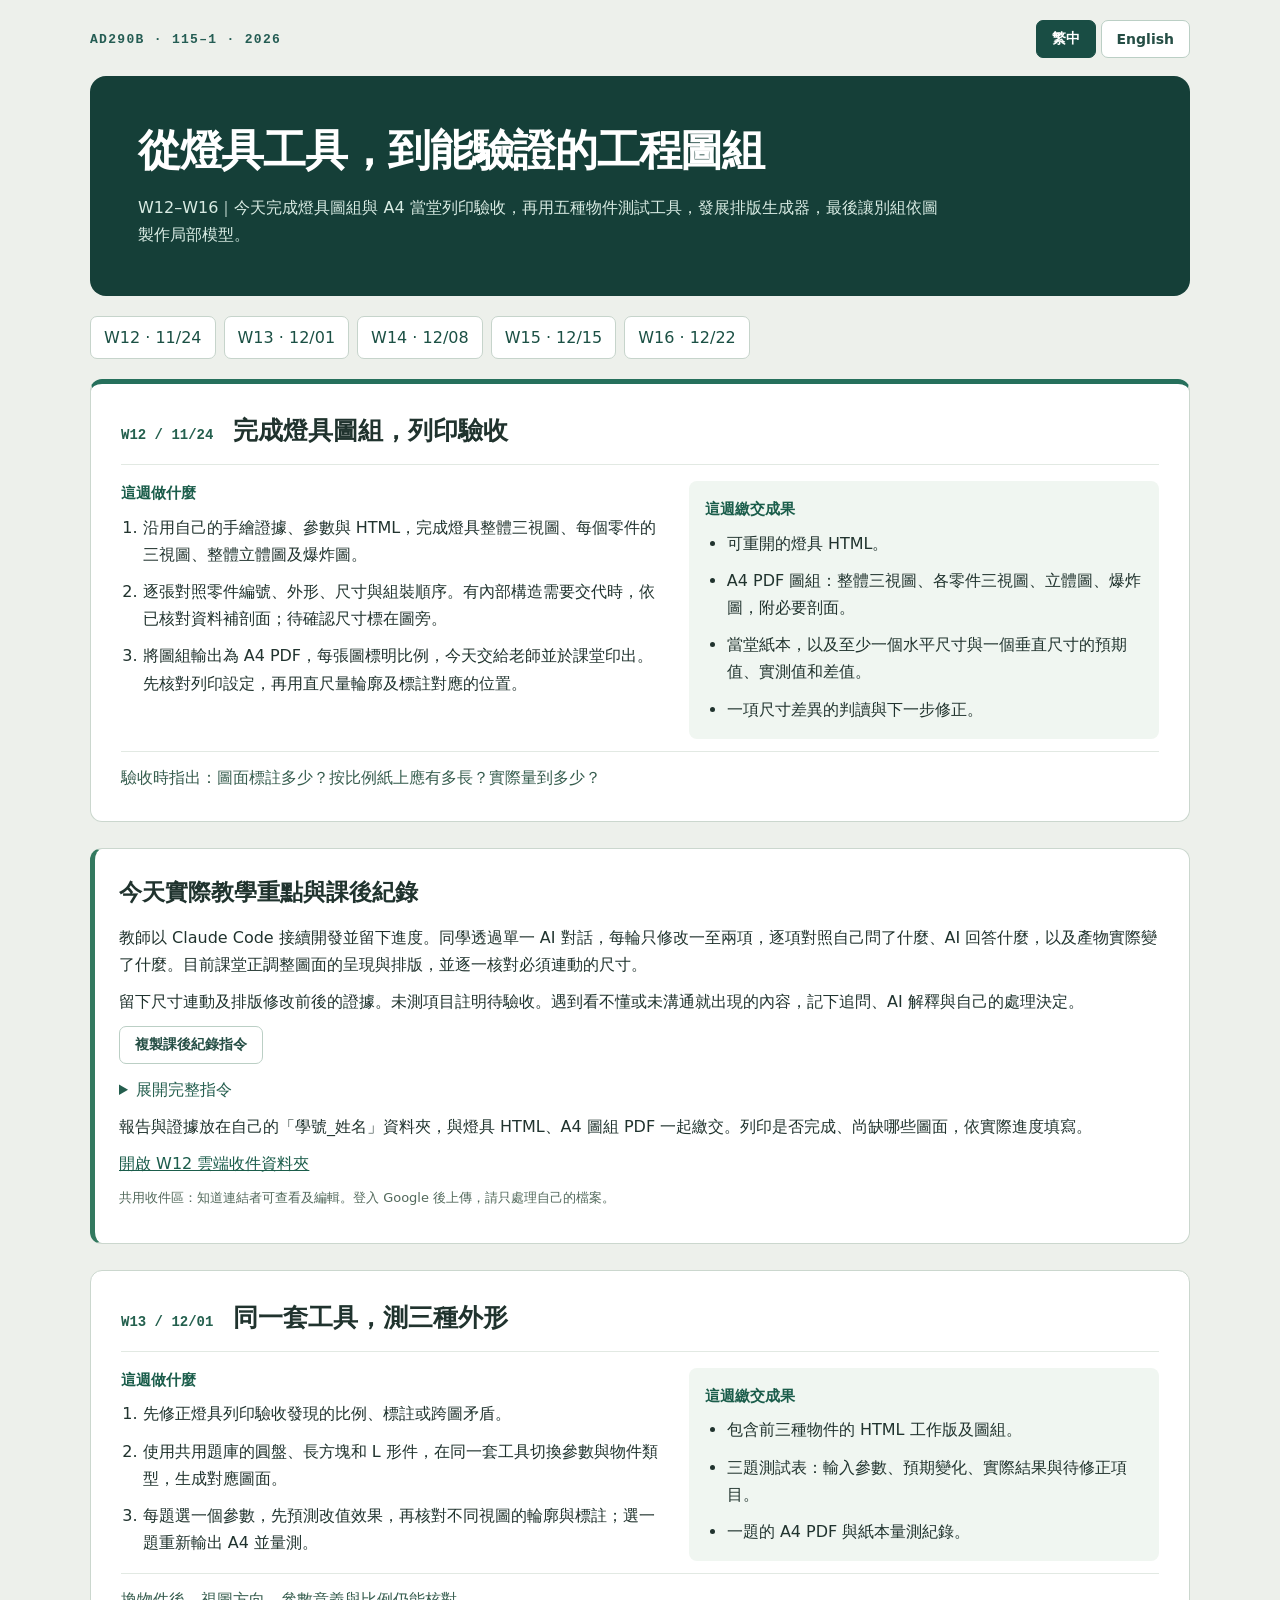
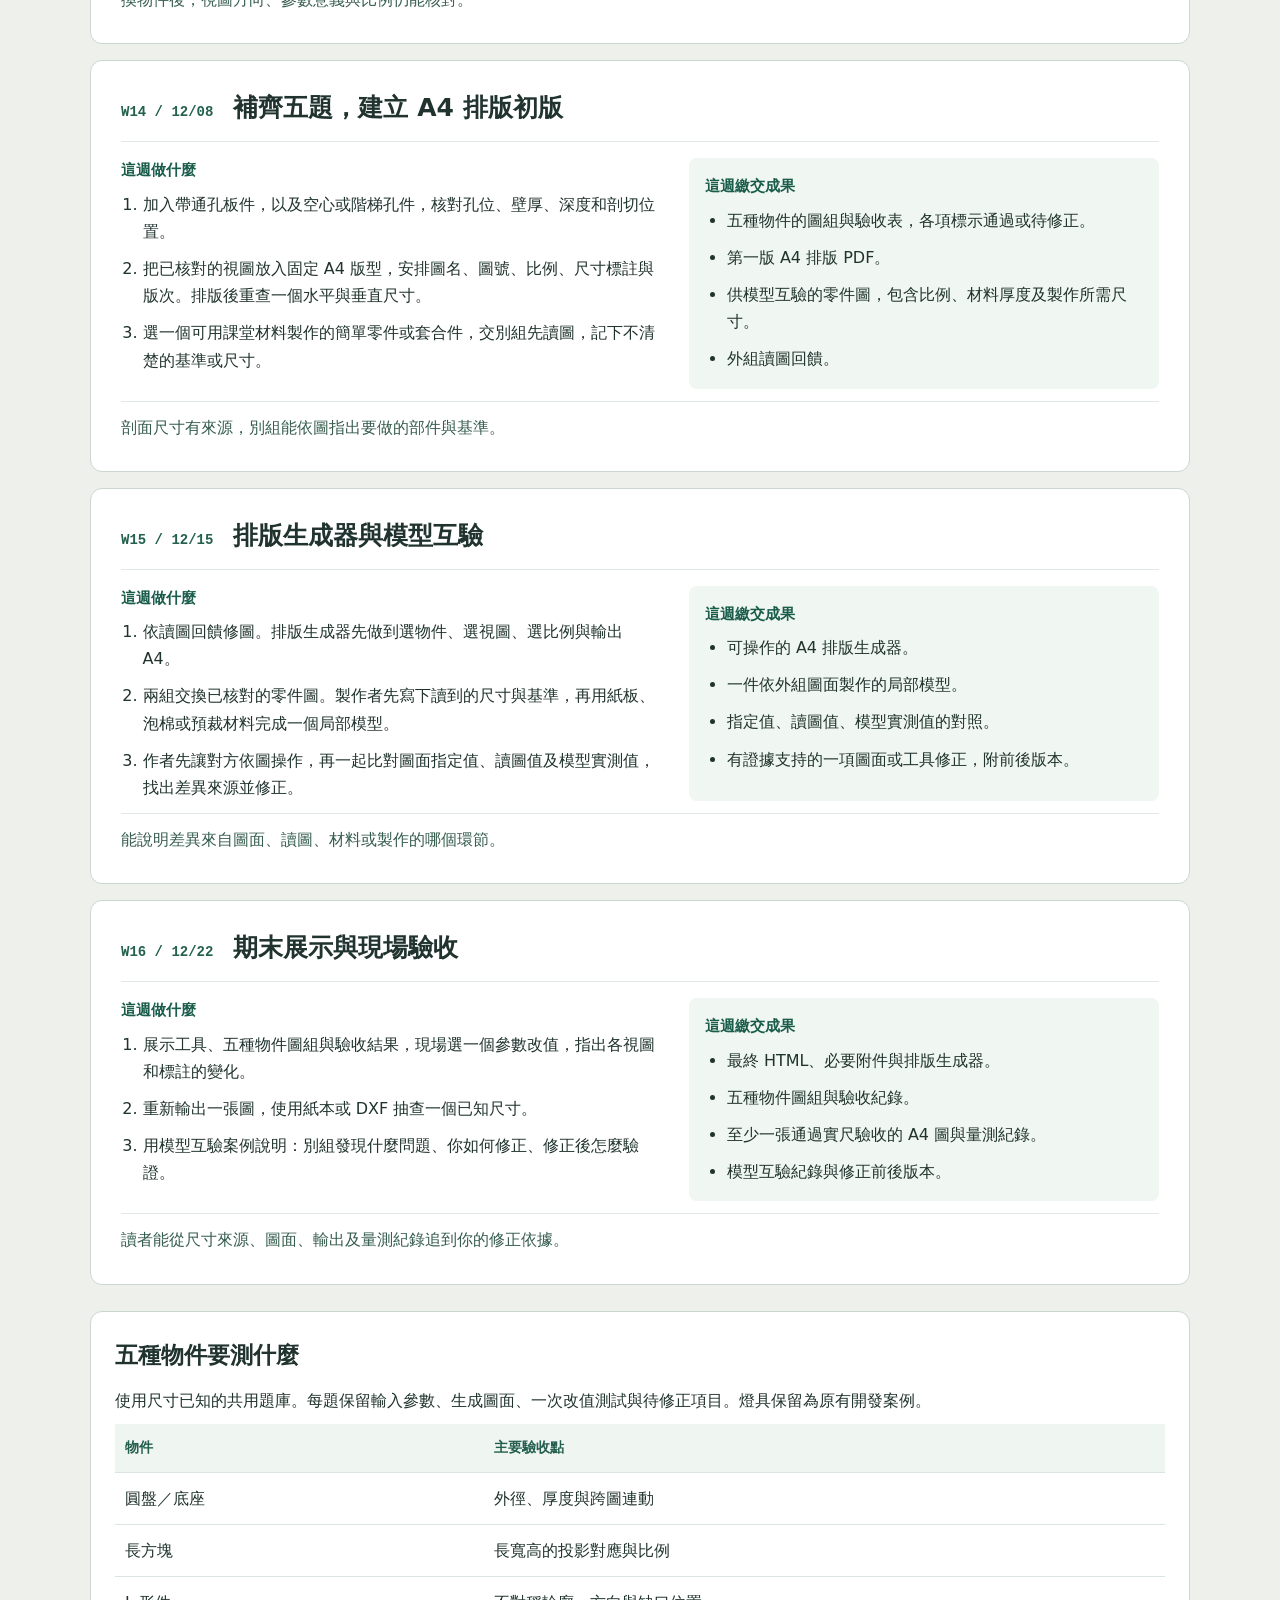
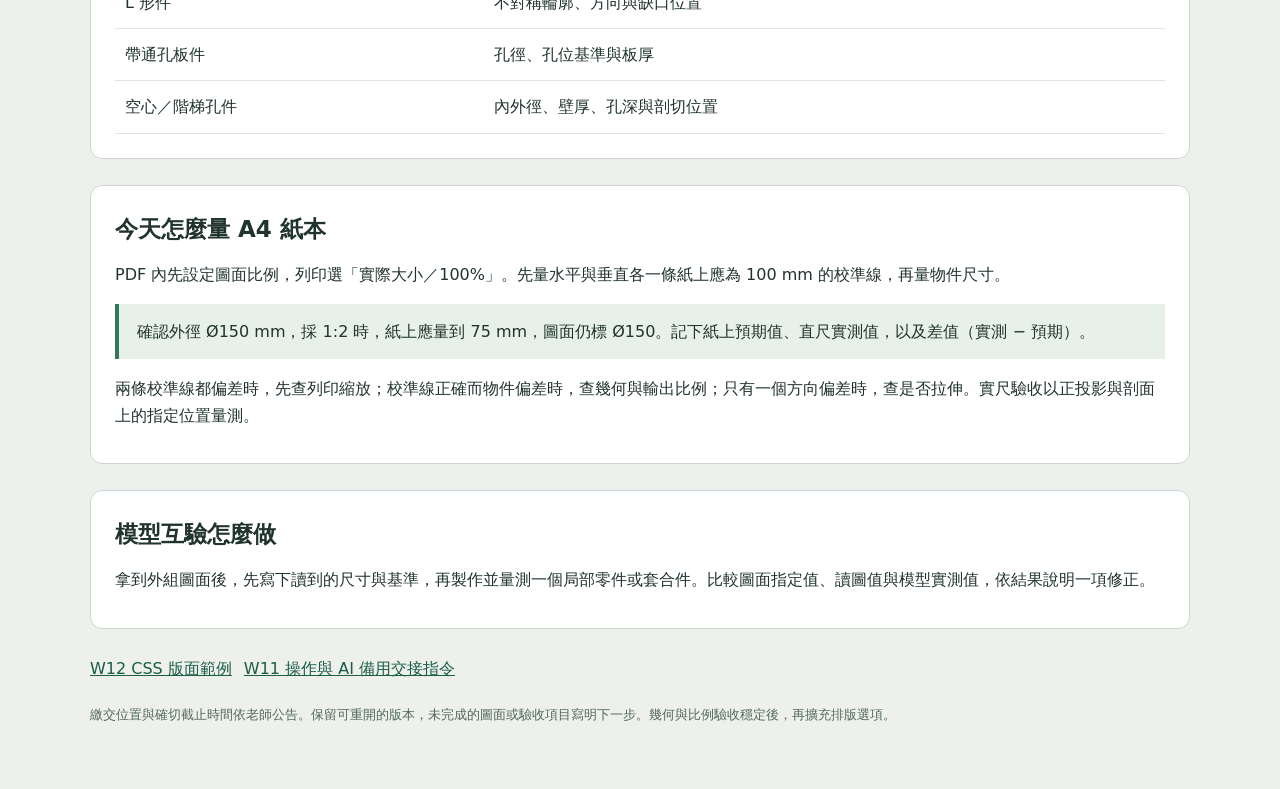
<file: w12/roadmap/index.html>
<!doctype html><html lang="zh-Hant"><head><meta charset="utf-8"><meta name="viewport" content="width=device-width,initial-scale=1"><title>AD290B｜W12–W16 課程任務</title><style>*{box-sizing:border-box}html{scroll-behavior:smooth;scroll-padding-top:20px}body{margin:0;background:#edf0eb;color:#20332e;font:16px/1.7 system-ui,"PingFang TC",sans-serif}[hidden]{display:none!important}.page{width:min(1100px,100% - 36px);margin:auto;padding:20px 0 50px}.top{display:flex;justify-content:space-between;gap:12px;align-items:center;flex-wrap:wrap;margin-bottom:18px}.brand{font:700 13px ui-monospace,monospace;letter-spacing:.1em;color:#255d54}.languages{display:flex;gap:5px}button{font:650 14px system-ui,sans-serif;cursor:pointer;padding:9px 15px;border:1px solid #bbcfc5;border-radius:7px;background:white;color:#254e45}button[aria-pressed=true]{background:#194d44;color:white;border-color:#194d44}:focus-visible{outline:3px solid #b96724;outline-offset:3px}.hero{background:#153f38;color:white;border-radius:16px;padding:clamp(22px,5vw,48px)}.hero h1{font-size:clamp(27px,5vw,43px);line-height:1.25;letter-spacing:-.03em;margin:0 0 16px}.hero p{color:#d8ebe3;max-width:800px;margin:0}.nav{display:flex;gap:8px;flex-wrap:wrap;margin:20px 0}.nav a{color:#1b5044;text-decoration:none;border:1px solid #c6d4cb;background:white;border-radius:7px;padding:7px 13px}.nav a:hover{text-decoration:underline}.week{background:white;border:1px solid #cbd7ce;border-radius:12px;margin:16px 0;padding:clamp(18px,4vw,30px)}.week.today{border-top:5px solid #26705c}.week header{display:flex;gap:20px;align-items:baseline;flex-wrap:wrap;padding-bottom:16px;border-bottom:1px solid #e2e9e3}.date{font:700 14px ui-monospace,monospace;color:#24604e}.week h2{margin:0;font-size:clamp(20px,3vw,25px);line-height:1.35}.columns{display:grid;grid-template-columns:1.15fr 1fr;gap:28px;padding-top:16px}.columns h3{font-size:15px;color:#1b5d4b;margin:0 0 7px}ul,ol{margin:0;padding-left:1.35em}li+li{margin-top:10px}.deliverables{background:#f0f6f1;padding:16px;border-radius:8px}.check{padding:12px 0 0;margin:12px 0 0;border-top:1px solid #e2e9e3;color:#365d4e}.section{margin:26px 0;padding:24px;background:white;border:1px solid #cbd7ce;border-radius:12px}.section h2{margin:0 0 12px;font-size:23px}.section p{margin:10px 0}.table-scroll{overflow:auto}table{border-collapse:collapse;width:100%}th,td{text-align:left;padding:12px 10px;border-bottom:1px solid #dce5de;vertical-align:top}th{font-size:14px;color:#245e4e;background:#eff5f0}.example{padding:14px 18px;background:#e7f1e9;border-left:4px solid #33795f;margin:16px 0}.links{display:flex;flex-wrap:wrap;gap:12px}.links a{color:#1b5d4b}.footer{font-size:13px;color:#52695b;margin-top:22px}@media(max-width:700px){.columns{grid-template-columns:1fr;gap:20px}.week header{gap:8px}.page{width:calc(100% - 24px)}.week,.section{padding:18px}.nav a{padding:6px 10px}}@media(prefers-reduced-motion:reduce){html{scroll-behavior:auto}}pre{white-space:pre-wrap;overflow-wrap:anywhere;font:14px/1.7 system-ui,sans-serif;background:#f1f5f0;padding:16px;border-radius:8px}summary{cursor:pointer;color:#245e4e;margin-top:12px}[role=status]{margin-left:10px;color:#245e4e;font-size:14px}.actual{border-left:5px solid #33795f}.actual a{color:#1b5d4b}</style></head><body><div class="page"><div class="top"><span class="brand">AD290B · 115–1 · 2026</span><div class="languages" role="group" aria-label="語言 / Language"><button type="button" data-lang="zh-Hant" aria-pressed="true">繁中</button><button type="button" data-lang="en" aria-pressed="false">English</button></div></div><main id="content-zh-Hant" lang="zh-Hant" ><div class="hero"><h1>從燈具工具，到能驗證的工程圖組</h1><p>W12–W16｜今天完成燈具圖組與 A4 當堂列印驗收，再用五種物件測試工具，發展排版生成器，最後讓別組依圖製作局部模型。</p></div><nav class="nav" aria-label="週次導覽"><a href="#zh-Hant-w12">W12 · 11/24</a><a href="#zh-Hant-w13">W13 · 12/01</a><a href="#zh-Hant-w14">W14 · 12/08</a><a href="#zh-Hant-w15">W15 · 12/15</a><a href="#zh-Hant-w16">W16 · 12/22</a></nav><article id="zh-Hant-w12" class="week today"><header><span class="date">W12 / 11/24</span><h2>完成燈具圖組，列印驗收</h2></header><div class="columns"><div><h3>這週做什麼</h3><ol><li>沿用自己的手繪證據、參數與 HTML，完成燈具整體三視圖、每個零件的三視圖、整體立體圖及爆炸圖。</li><li>逐張對照零件編號、外形、尺寸與組裝順序。有內部構造需要交代時，依已核對資料補剖面；待確認尺寸標在圖旁。</li><li>將圖組輸出為 A4 PDF，每張圖標明比例，今天交給老師並於課堂印出。先核對列印設定，再用直尺量輪廓及標註對應的位置。</li></ol></div><div class="deliverables"><h3>這週繳交成果</h3><ul><li>可重開的燈具 HTML。</li><li>A4 PDF 圖組：整體三視圖、各零件三視圖、立體圖、爆炸圖，附必要剖面。</li><li>當堂紙本，以及至少一個水平尺寸與一個垂直尺寸的預期值、實測值和差值。</li><li>一項尺寸差異的判讀與下一步修正。</li></ul></div></div><p class="check">驗收時指出：圖面標註多少？按比例紙上應有多長？實際量到多少？</p></article><section class="section actual" id="zh-Hant-reflection">
<h2>今天實際教學重點與課後紀錄</h2><p>教師以 Claude Code 接續開發並留下進度。同學透過單一 AI 對話，每輪只修改一至兩項，逐項對照自己問了什麼、AI 回答什麼，以及產物實際變了什麼。目前課堂正調整圖面的呈現與排版，並逐一核對必須連動的尺寸。</p><p>留下尺寸連動及排版修改前後的證據。未測項目註明待驗收。遇到看不懂或未溝通就出現的內容，記下追問、AI 解釋與自己的處理決定。</p>
<button type="button" data-copy-report>複製課後紀錄指令</button><span role="status"></span>
<details><summary>展開完整指令</summary><pre>請根據本對話、我附上的修改前後畫面與 HTML，整理「W12 AI 協作與修改驗收紀錄」。先以一頁摘要呈現，證據截圖可另附。以我實際操作的紀錄為依據，缺少資訊時列為待我補填。

1. 本輪起點：使用哪個 HTML 版本？這次要修的尺寸連動或排版問題是什麼？
2. 問答對照：選一至兩輪，每輪列出「我問了什麼」（短節錄）、「AI 回答／提出什麼」（短節錄）、「我理解它要做什麼」與「實際改了什麼」。改寫摘要要標明是摘要。
3. 意外新增與理解：指出 AI 回覆或產物裡，我看不懂、沒討論卻新增、或超出這輪要求的內容。逐項記下我如何追問、AI 如何解釋、最後保留／修改／移除／待確認。沒有觀察到則填「本輪未發現」。
4. 尺寸連動證據：寫出參數名稱／編碼、量測部位、單位、原值→測試值→恢復值，及預期變動的視圖與標註。逐項填實際結果，對應修改前後截圖。尚未操作填「未測」。
5. 排版修改證據：說明圖框、視圖位置、標註或參數區改了什麼，附修改前後畫面，核對有無重疊、裁切，以及比例或尺寸連動是否受到影響。
6. 下課停點：最後可開啟的檔名、已驗收結果、待確認事項、下一輪只做的一至兩個動作。

分清楚我的需求、AI 建議、實際程式變更與本人驗收結果。僅有程式或 AI 說明時，操作結果標「待驗收」。請我送出前自行核對摘要、補上證據，省略對話中的私人資訊。</pre></details>
<p>報告與證據放在自己的「學號_姓名」資料夾，與燈具 HTML、A4 圖組 PDF 一起繳交。列印是否完成、尚缺哪些圖面，依實際進度填寫。</p><p><a href="https://drive.google.com/drive/folders/1_R42c1jbIbKAn-KKd-9JJeTfSMGzdsfk" target="_blank" rel="noopener">開啟 W12 雲端收件資料夾</a></p>
<p class="footer">共用收件區：知道連結者可查看及編輯。登入 Google 後上傳，請只處理自己的檔案。</p>
</section><article id="zh-Hant-w13" class="week "><header><span class="date">W13 / 12/01</span><h2>同一套工具，測三種外形</h2></header><div class="columns"><div><h3>這週做什麼</h3><ol><li>先修正燈具列印驗收發現的比例、標註或跨圖矛盾。</li><li>使用共用題庫的圓盤、長方塊和 L 形件，在同一套工具切換參數與物件類型，生成對應圖面。</li><li>每題選一個參數，先預測改值效果，再核對不同視圖的輪廓與標註；選一題重新輸出 A4 並量測。</li></ol></div><div class="deliverables"><h3>這週繳交成果</h3><ul><li>包含前三種物件的 HTML 工作版及圖組。</li><li>三題測試表：輸入參數、預期變化、實際結果與待修正項目。</li><li>一題的 A4 PDF 與紙本量測紀錄。</li></ul></div></div><p class="check">換物件後，視圖方向、參數意義與比例仍能核對。</p></article><article id="zh-Hant-w14" class="week "><header><span class="date">W14 / 12/08</span><h2>補齊五題，建立 A4 排版初版</h2></header><div class="columns"><div><h3>這週做什麼</h3><ol><li>加入帶通孔板件，以及空心或階梯孔件，核對孔位、壁厚、深度和剖切位置。</li><li>把已核對的視圖放入固定 A4 版型，安排圖名、圖號、比例、尺寸標註與版次。排版後重查一個水平與垂直尺寸。</li><li>選一個可用課堂材料製作的簡單零件或套合件，交別組先讀圖，記下不清楚的基準或尺寸。</li></ol></div><div class="deliverables"><h3>這週繳交成果</h3><ul><li>五種物件的圖組與驗收表，各項標示通過或待修正。</li><li>第一版 A4 排版 PDF。</li><li>供模型互驗的零件圖，包含比例、材料厚度及製作所需尺寸。</li><li>外組讀圖回饋。</li></ul></div></div><p class="check">剖面尺寸有來源，別組能依圖指出要做的部件與基準。</p></article><article id="zh-Hant-w15" class="week "><header><span class="date">W15 / 12/15</span><h2>排版生成器與模型互驗</h2></header><div class="columns"><div><h3>這週做什麼</h3><ol><li>依讀圖回饋修圖。排版生成器先做到選物件、選視圖、選比例與輸出 A4。</li><li>兩組交換已核對的零件圖。製作者先寫下讀到的尺寸與基準，再用紙板、泡棉或預裁材料完成一個局部模型。</li><li>作者先讓對方依圖操作，再一起比對圖面指定值、讀圖值及模型實測值，找出差異來源並修正。</li></ol></div><div class="deliverables"><h3>這週繳交成果</h3><ul><li>可操作的 A4 排版生成器。</li><li>一件依外組圖面製作的局部模型。</li><li>指定值、讀圖值、模型實測值的對照。</li><li>有證據支持的一項圖面或工具修正，附前後版本。</li></ul></div></div><p class="check">能說明差異來自圖面、讀圖、材料或製作的哪個環節。</p></article><article id="zh-Hant-w16" class="week "><header><span class="date">W16 / 12/22</span><h2>期末展示與現場驗收</h2></header><div class="columns"><div><h3>這週做什麼</h3><ol><li>展示工具、五種物件圖組與驗收結果，現場選一個參數改值，指出各視圖和標註的變化。</li><li>重新輸出一張圖，使用紙本或 DXF 抽查一個已知尺寸。</li><li>用模型互驗案例說明：別組發現什麼問題、你如何修正、修正後怎麼驗證。</li></ol></div><div class="deliverables"><h3>這週繳交成果</h3><ul><li>最終 HTML、必要附件與排版生成器。</li><li>五種物件圖組與驗收紀錄。</li><li>至少一張通過實尺驗收的 A4 圖與量測紀錄。</li><li>模型互驗紀錄與修正前後版本。</li></ul></div></div><p class="check">讀者能從尺寸來源、圖面、輸出及量測紀錄追到你的修正依據。</p></article>
    <section class="section"><h2>五種物件要測什麼</h2><p>使用尺寸已知的共用題庫。每題保留輸入參數、生成圖面、一次改值測試與待修正項目。燈具保留為原有開發案例。</p><div class="table-scroll"><table><thead><tr><th>物件</th><th>主要驗收點</th></tr></thead><tbody><tr><td>圓盤／底座</td><td>外徑、厚度與跨圖連動</td></tr><tr><td>長方塊</td><td>長寬高的投影對應與比例</td></tr><tr><td>L 形件</td><td>不對稱輪廓、方向與缺口位置</td></tr><tr><td>帶通孔板件</td><td>孔徑、孔位基準與板厚</td></tr><tr><td>空心／階梯孔件</td><td>內外徑、壁厚、孔深與剖切位置</td></tr></tbody></table></div></section>
    <section class="section"><h2>今天怎麼量 A4 紙本</h2><p>PDF 內先設定圖面比例，列印選「實際大小／100%」。先量水平與垂直各一條紙上應為 100 mm 的校準線，再量物件尺寸。</p><div class="example">確認外徑 Ø150 mm，採 1:2 時，紙上應量到 75 mm，圖面仍標 Ø150。記下紙上預期值、直尺實測值，以及差值（實測 − 預期）。</div><p>兩條校準線都偏差時，先查列印縮放；校準線正確而物件偏差時，查幾何與輸出比例；只有一個方向偏差時，查是否拉伸。實尺驗收以正投影與剖面上的指定位置量測。</p></section>
    <section class="section"><h2>模型互驗怎麼做</h2><p>拿到外組圖面後，先寫下讀到的尺寸與基準，再製作並量測一個局部零件或套合件。比較圖面指定值、讀圖值與模型實測值，依結果說明一項修正。</p></section>
    <div class="links"><a href="../css-layout/">W12 CSS 版面範例</a><a href="../../w11/">W11 操作與 AI 備用交接指令</a></div><p class="footer">繳交位置與確切截止時間依老師公告。保留可重開的版本，未完成的圖面或驗收項目寫明下一步。幾何與比例驗收穩定後，再擴充排版選項。</p></main><main id="content-en" lang="en" hidden><div class="hero"><h1>From your lamp tool to verified drawing sets</h1><p>W12–W16 · Complete the lamp drawings and an in-class A4 print check today. Then test five object types, build a layout generator, and verify a small model made by another group.</p></div><nav class="nav" aria-label="Weeks"><a href="#en-w12">W12 · 11/24</a><a href="#en-w13">W13 · 12/01</a><a href="#en-w14">W14 · 12/08</a><a href="#en-w15">W15 · 12/15</a><a href="#en-w16">W16 · 12/22</a></nav><article id="en-w12" class="week today"><header><span class="date">W12 / 11/24</span><h2>Finish the lamp drawings and check a print</h2></header><div class="columns"><div><h3>What to do</h3><ol><li>Continue from your own sketches, evidence, parameters, and HTML. Complete three orthographic views of the whole lamp, three views of each part, an overall isometric view, and an exploded view.</li><li>Cross-check part IDs, shapes, dimensions, and assembly order. Add a section where verified internal details need explanation. Mark dimensions awaiting verification beside the drawing.</li><li>Export the drawing set as A4 PDF with a stated scale for each drawing. Submit it to the instructor today and print it in class. Check print settings, then measure the outlines at the dimensioned locations.</li></ol></div><div class="deliverables"><h3>What to submit</h3><ul><li>A lamp HTML file that can be reopened.</li><li>An A4 PDF set with overall and individual-part orthographic views, an isometric view, an exploded view, and sections where needed.</li><li>The in-class print, with expected paper measurements, ruler readings, and differences for at least one horizontal and one vertical dimension.</li><li>An explanation of one discrepancy and the next correction to make.</li></ul></div></div><p class="check">Explain the dimension shown, the expected length on paper at the stated scale, and the actual ruler reading.</p></article><section class="section actual" id="en-reflection">
<h2>Today’s actual teaching focus and reflection</h2><p>The instructor continues the tool in Claude Code and keeps development notes. Students work in one AI conversation, make only one or two changes per round, and compare their request, the AI response, and the actual result. The current classroom focus is drawing presentation and layout, alongside required dimension linkage.</p><p>Keep evidence of a dimension-linkage revision and a layout revision. If either was not tested, mark it as pending. Explain anything you did not understand or that appeared without discussion, including your follow-up and decision.</p>
<button type="button" data-copy-report>Copy reflection prompt</button><span role="status"></span>
<details><summary>View the full prompt</summary><pre>Use this conversation, my before-and-after screenshots, and HTML to prepare a “W12 AI Collaboration and Revision Verification Record.” Start with a one-page summary; screenshots may be attached separately. Base it on my actual work and leave missing information for me to fill in.

1. Starting point: Which HTML version did I use? Which dimension-linkage or layout issue was I trying to fix?
2. Compare one or two exchanges. For each, give short excerpts of my question and the AI response, my understanding of the proposed action, and what actually changed. Label paraphrases as summaries.
3. Unexpected additions and understanding: Identify anything I did not understand, anything added without discussion, or anything outside this round’s request. Record my follow-up question, the AI explanation, and whether I kept, revised, removed, or left it pending. If none was observed, write “None observed in this round.”
4. Dimension-linkage evidence: Record the parameter name/ID, measured feature, units, original → test → restored value, and expected geometry/label changes. Report each observed result and match it to before-and-after screenshots. Mark unperformed tests as “Not tested.”
5. Layout evidence: Explain changes to drawing frames, view positions, annotations, or parameter panels. Attach before-and-after images and check overlaps, cropping, and any effect on scale or dimension linkage.
6. Checkpoint: Name the last file I could open, verified results, pending items, and only one or two actions for the next round.

Distinguish my requests, AI suggestions, actual code changes, and my hands-on results. Mark results as “Awaiting verification” when there is only code or an AI explanation. Ask me to review the summary and add evidence before submission. Omit private information from the conversation.</pre></details>
<p>Submit the report and evidence in your StudentID_Name folder alongside the lamp HTML and A4 PDF set. Record the actual print status and unfinished items.</p><p><a href="https://drive.google.com/drive/folders/1_R42c1jbIbKAn-KKd-9JJeTfSMGzdsfk" target="_blank" rel="noopener">Open W12 submission folder</a></p>
<p class="footer">Shared folder: anyone with the link can view and edit. Sign in to upload and work only on your own files.</p>
</section><article id="en-w13" class="week "><header><span class="date">W13 / 12/01</span><h2>Test three shapes in the same tool</h2></header><div class="columns"><div><h3>What to do</h3><ol><li>Correct scale, annotation, or cross-view issues found in the lamp print check.</li><li>Use the shared test set: a disk, a rectangular block, and an L-shaped part. Switch object types and parameters within the same tool and generate their drawings.</li><li>For each object, predict a parameter change and check geometry and labels across views. Export and measure an A4 print for one object.</li></ol></div><div class="deliverables"><h3>What to submit</h3><ul><li>An HTML working version and drawing sets for the first three objects.</li><li>A test table with inputs, expected changes, actual results, and corrections for all three objects.</li><li>An A4 PDF and print measurements for one test object.</li></ul></div></div><p class="check">Check view orientation, parameter meaning, and scale after switching objects.</p></article><article id="en-w14" class="week "><header><span class="date">W14 / 12/08</span><h2>Complete five tests and a first A4 layout</h2></header><div class="columns"><div><h3>What to do</h3><ol><li>Add a plate with through-holes and a hollow or stepped-hole part. Check hole locations, wall thickness, depths, and cutting planes.</li><li>Place verified views in a fixed A4 layout with titles, drawing IDs, scales, dimensions, and revisions. Recheck one horizontal and one vertical dimension after layout.</li><li>Choose a simple part or fitting that can be made with class materials. Ask another group to read it and note unclear dimensions or datums.</li></ol></div><div class="deliverables"><h3>What to submit</h3><ul><li>Drawing sets and a verification table for all five objects, marking passed items and pending corrections.</li><li>A first A4 layout PDF.</li><li>A part drawing for the model exchange, with scale, material thickness, and dimensions needed for making it.</li><li>Feedback from another group’s drawing review.</li></ul></div></div><p class="check">Section dimensions have sources, and another group can identify the part and its datums.</p></article><article id="en-w15" class="week "><header><span class="date">W15 / 12/15</span><h2>Layout generator and peer model verification</h2></header><div class="columns"><div><h3>What to do</h3><ol><li>Revise drawings using the review feedback. The layout generator should support selecting an object, views, a scale, and A4 output.</li><li>Exchange verified part drawings with another group. Makers record the dimensions and datums they read before making a small model from card, foam, or precut material.</li><li>Let the other group work from the drawing first, then compare specified values, interpreted values, and model measurements. Identify and correct the cause of a difference.</li></ol></div><div class="deliverables"><h3>What to submit</h3><ul><li>A working A4 layout generator.</li><li>A small model made from another group’s drawing.</li><li>A comparison of specified, interpreted, and measured model values.</li><li>One evidence-based drawing or tool correction with before-and-after versions.</li></ul></div></div><p class="check">Explain whether the difference comes from the drawing, interpretation, material, or making process.</p></article><article id="en-w16" class="week "><header><span class="date">W16 / 12/22</span><h2>Final presentation and live verification</h2></header><div class="columns"><div><h3>What to do</h3><ol><li>Present your tool, five-object drawing sets, and test results. Change a parameter live and identify changes in geometry and labels across views.</li><li>Export a drawing again and check a known dimension using a print or DXF.</li><li>Use the model exchange to explain the issue another group found, your correction, and how you verified it.</li></ol></div><div class="deliverables"><h3>What to submit</h3><ul><li>Final HTML, required assets, and the layout generator.</li><li>Five-object drawing sets and verification records.</li><li>At least one A4 drawing with verified physical scale and measurement records.</li><li>Model verification records and before-and-after revisions.</li></ul></div></div><p class="check">A reader can trace your correction through dimension sources, drawings, exports, and measurements.</p></article>
    <section class="section"><h2>Five-object test set</h2><p>Use a shared set with known dimensions. For every object, keep the inputs, generated drawings, one parameter-change test, and corrections. Keep the lamp as your original development case.</p><div class="table-scroll"><table><thead><tr><th>Object</th><th>Main check</th></tr></thead><tbody><tr><td>Disk / base</td><td>Diameter, thickness, and cross-view updates</td></tr><tr><td>Rectangular block</td><td>Length, width, height, and projection scale</td></tr><tr><td>L-shaped part</td><td>Asymmetric shape, orientation, and notch position</td></tr><tr><td>Plate with through-holes</td><td>Hole diameter, datums, location, and plate thickness</td></tr><tr><td>Hollow / stepped-hole part</td><td>Inner/outer diameters, walls, depth, and cutting plane</td></tr></tbody></table></div></section>
    <section class="section"><h2>How to check the A4 print</h2><p>Print at “Actual size / 100%.” Put the intended drawing scale in the PDF. Measure a horizontal and a vertical 100 mm calibration line first, then compare an object dimension with its expected paper length.</p><div class="example">A confirmed Ø150 mm base at 1:2 should measure 75 mm on paper. The dimension label remains Ø150. Record the expected paper length, the ruler reading, and the difference (actual − expected).</div><p>If both calibration lines are off, check print scaling first. If they are correct but the part is off, check geometry and output scale. If only one axis is off, check for stretching. Measure orthographic and sectional views at the marked locations.</p></section>
    <section class="section"><h2>How the model exchange works</h2><p>Before making the model, record the dimensions and datums you read from the other group’s drawing. Then make and measure a small part or fitting. Compare specified, interpreted, and measured values. Explain one correction using the results.</p></section>
    <div class="links"><a href="../css-layout/">W12 layout example</a><a href="../../w11/">W11 steps and AI handoff prompts</a></div><p class="footer">Submission locations and exact deadlines follow the instructor’s announcements. Keep a version you can reopen and mark unfinished drawings or checks with a specific next step. Work on layout options after the geometry and scale checks are reliable.</p></main></div><script>
function setLanguage(language) {
  for (const panel of document.querySelectorAll("main")) panel.hidden = panel.lang !== language;
  for (const button of document.querySelectorAll("[data-lang]")) button.setAttribute("aria-pressed", String(button.dataset.lang === language));
  document.documentElement.lang = language;
  document.title = language === "en" ? "AD290B | W12–W16 Tasks" : "AD290B｜W12–W16 課程任務";
}
for (const button of document.querySelectorAll("[data-lang]")) button.addEventListener("click", () => setLanguage(button.dataset.lang));
setLanguage(new URLSearchParams(location.search).get("lang") === "en" || location.hash.startsWith("#en-") ? "en" : "zh-Hant");

for (const button of document.querySelectorAll("[data-copy-report]")) {
 button.addEventListener("click", async () => {
  const section=button.closest("section"), text=section.querySelector("pre").textContent;
  const english=button.closest("main").lang==="en", status=section.querySelector("[role=status]");
  try {
   await navigator.clipboard.writeText(text);
   status.textContent=english?"Copied":"已複製";
  } catch {
   const details=section.querySelector("details"); details.open=true;
   const range=document.createRange(); range.selectNodeContents(section.querySelector("pre"));
   const selection=window.getSelection();
   if(selection){selection.removeAllRanges();selection.addRange(range);}
   status.textContent=english?"Select and copy the prompt manually.":"請選取並手動複製指令。";
  }
 });
}
</script></body></html>
</file>
